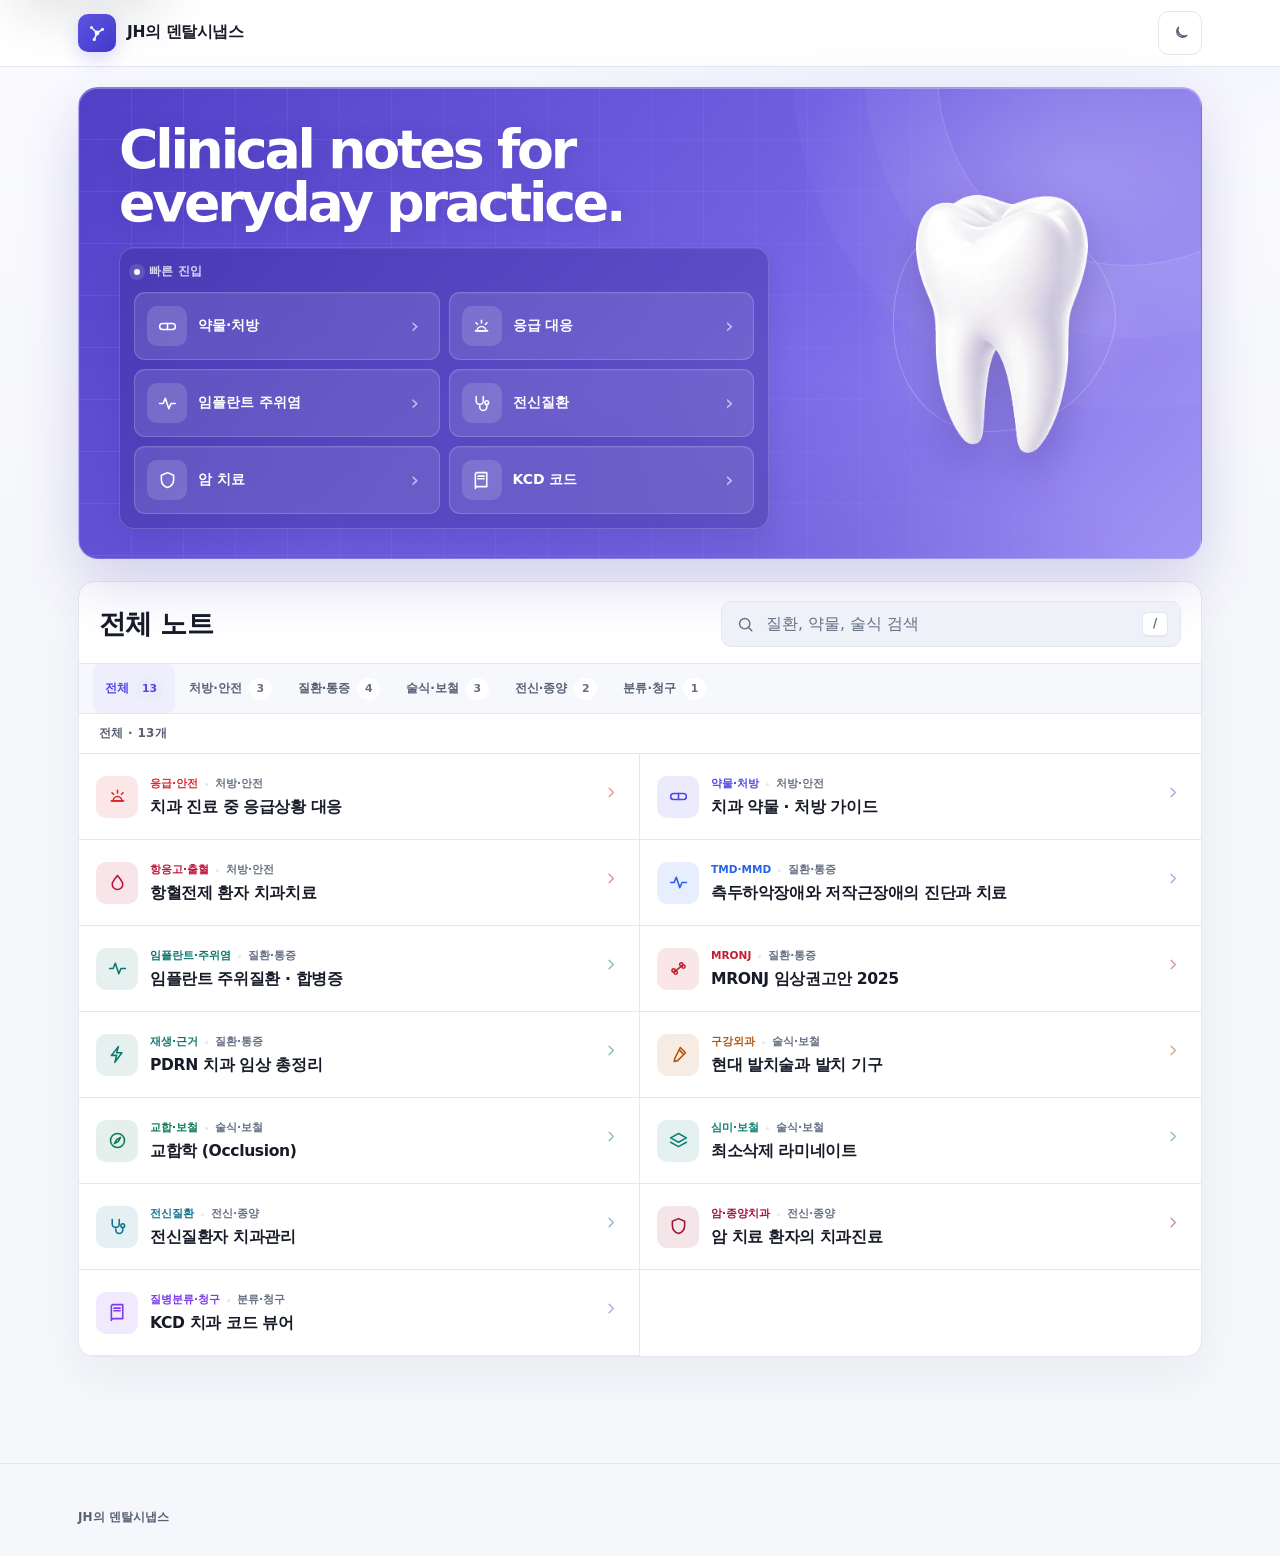
<file: index.html>
<!DOCTYPE html>
<html lang="ko" data-theme="auto">
<head>
<meta charset="UTF-8" />
<meta name="viewport" content="width=device-width, initial-scale=1.0" />
<title>JH의 덴탈시냅스</title>
<meta name="description" content="JH의 덴탈시냅스 — 치과 임상 노트 모음(처방·질환·술식)" />
<meta name="theme-color" content="#4f46e5" />
<link rel="icon" href="assets/favicon.svg" type="image/svg+xml" />
<link rel="stylesheet" href="assets/theme.css?v=7" />
<link rel="preload" as="image" href="assets/tooth-hero-v2.webp" type="image/webp" />
<style>
  .hub-page{
    --hub-canvas:#fafaff;
    --hero-ink:#fff;
    --hero-muted:rgba(255,255,255,.78);
    --hero-line:rgba(255,255,255,.2);
    --hero-grid:rgba(255,255,255,.07);
    background:
      radial-gradient(780px 360px at 76% -5%,rgba(99,102,241,.11),transparent 72%),
      linear-gradient(180deg,var(--hub-canvas) 0,var(--bg) 560px)}
  .hub-header{background:color-mix(in srgb,var(--surface) 96%,transparent);border-bottom:1px solid var(--line)}
  .hub-header-inner{height:66px;display:flex;align-items:center;gap:16px}
  .hub-brand{display:inline-flex;align-items:center;gap:11px;min-height:48px;color:var(--ink)}
  .hub-brand:hover{text-decoration:none}
  .hub-brand .logo{width:38px;height:38px;border-radius:10px;display:grid;place-items:center;background:linear-gradient(145deg,#6259ef,var(--brand-strong));color:#fff;box-shadow:0 7px 18px rgba(79,70,229,.2)}
  .hub-brand .logo svg{width:22px;height:22px}
  .hub-wordmark{line-height:1.1}
  .hub-wordmark b{font-size:.97rem;letter-spacing:-.025em}
  .hub-header .themebtn{margin-left:auto}

  .hub-main{padding:20px 0 var(--sp-8)}
  .hub-intro{position:relative;isolation:isolate;display:grid;grid-template-columns:minmax(0,1.14fr) minmax(230px,.56fr);grid-template-rows:auto 1fr;gap:18px clamp(24px,4vw,46px);overflow:hidden;
    min-height:340px;padding:31px 34px 29px 40px;border:1px solid rgba(255,255,255,.24);border-radius:20px;color:var(--hero-ink);background:
    radial-gradient(430px 300px at 89% 18%,rgba(255,255,255,.22),transparent 66%),
    radial-gradient(620px 400px at 58% 120%,rgba(63,42,176,.34),transparent 70%),
    linear-gradient(132deg,#5140c6 0%,#7462e4 54%,#a294f5 100%);
    box-shadow:0 1px 0 rgba(255,255,255,.3) inset,0 24px 58px rgba(68,51,170,.2)}
  .hub-intro::before{content:"";position:absolute;inset:0;z-index:-2;background:
    linear-gradient(90deg,var(--hero-grid) 1px,transparent 1px),
    linear-gradient(0deg,var(--hero-grid) 1px,transparent 1px);
    background-size:52px 52px;mask-image:linear-gradient(90deg,#000 0%,rgba(0,0,0,.55) 66%,transparent)}
  .hub-intro::after{content:"";position:absolute;z-index:-1;width:380px;height:380px;right:-118px;top:-204px;border:1px solid rgba(255,255,255,.2);border-radius:50%;box-shadow:0 0 0 72px rgba(255,255,255,.035),0 0 0 144px rgba(255,255,255,.025)}
  .intro-copy{position:relative;z-index:1;align-self:end;min-width:0;padding-top:5px}
  .hub-intro h1{margin:0;color:var(--hero-ink);font-size:clamp(2.35rem,4.2vw,3.55rem);line-height:.98;letter-spacing:-.06em;text-shadow:0 2px 22px rgba(38,26,120,.18)}

  .quick-panel{position:relative;z-index:2;align-self:start;max-width:650px;padding:14px;border:1px solid rgba(255,255,255,.18);border-radius:15px;background:rgba(40,27,128,.3);box-shadow:0 12px 28px rgba(39,27,119,.13),inset 0 1px 0 rgba(255,255,255,.08);backdrop-filter:blur(8px)}
  .quick-head{display:flex;align-items:center;gap:9px;margin-bottom:10px;color:var(--hero-muted)}
  .quick-head::before{content:"";width:6px;height:6px;border-radius:50%;background:#fff;box-shadow:0 0 0 5px rgba(255,255,255,.12)}
  .quick-head b{font-size:var(--text-xs);letter-spacing:.025em}
  .quick-grid{display:grid;grid-template-columns:1fr 1fr;gap:9px}
  .quick-link{--quick:var(--brand);position:relative;display:grid;grid-template-columns:40px minmax(0,1fr) 16px;align-items:center;gap:11px;min-height:68px;padding:11px 12px;border:1px solid rgba(255,255,255,.18);border-radius:11px;color:#fff;background:rgba(255,255,255,.105);box-shadow:inset 0 1px 0 rgba(255,255,255,.06);
    transition:background-color var(--dur),border-color var(--dur),transform var(--dur) var(--ease),box-shadow var(--dur)}
  .quick-link::after{content:"›";color:#fff;font-size:1.35rem;line-height:1;opacity:.62;transition:transform var(--dur),opacity var(--dur)}
  .quick-link:hover{background:rgba(255,255,255,.18);border-color:rgba(255,255,255,.4);transform:translateY(-2px);box-shadow:0 8px 18px rgba(38,26,117,.16);text-decoration:none}
  .quick-link:focus-visible{outline:3px solid #fff;outline-offset:2px}
  .quick-link:hover::after{transform:translateX(2px);opacity:1}
  .quick-link .ic{width:40px;height:40px;border-radius:10px;background:rgba(255,255,255,.14);color:#fff}
  .quick-link .ic svg{width:21px;height:21px}
  .quick-link span:nth-child(2){min-width:0}
  .quick-link b{font-size:var(--text-sm);line-height:1.25}

  .dental-visual{position:relative;grid-column:2;grid-row:1/3;align-self:stretch;display:grid;place-items:center;min-width:0;min-height:270px}
  .dental-visual::before{content:"";position:absolute;width:min(100%,272px);aspect-ratio:1;border-radius:50%;background:radial-gradient(circle,rgba(255,255,255,.2),rgba(255,255,255,.055) 52%,transparent 72%)}
  .dental-visual::after{content:"";position:absolute;width:min(82%,220px);aspect-ratio:1;border:1px solid rgba(255,255,255,.24);border-radius:47% 53% 56% 44%/44% 43% 57% 56%;transform:rotate(15deg)}
  .tooth-art{position:relative;z-index:1;width:auto;height:258px;max-width:76%;object-fit:contain;filter:drop-shadow(0 20px 20px rgba(40,27,120,.3))}

  .library{padding:22px 0 0}
  .library-shell{overflow:hidden;border:1px solid var(--line);border-radius:16px;background:var(--surface);box-shadow:0 18px 46px rgba(25,30,60,.055)}
  .library-tools{display:flex;align-items:center;justify-content:space-between;gap:24px;padding:19px 20px 16px;border-bottom:1px solid var(--line)}
  .library-title h2{margin:0;font-size:clamp(1.35rem,2.5vw,1.7rem)}
  .hub-search{position:relative;display:flex;align-items:center;width:min(100%,460px)}
  .hub-search>svg{position:absolute;left:15px;width:19px;height:19px;color:var(--ink-3);pointer-events:none}
  .hub-search input{width:100%;height:46px;border:1px solid var(--line);border-radius:10px;background:var(--surface-2);color:var(--ink);padding:0 54px 0 44px;outline:none;transition:border-color var(--dur),box-shadow var(--dur),background-color var(--dur)}
  .hub-search input::placeholder{color:var(--ink-3)}
  .hub-search input:focus{border-color:var(--brand);background:var(--surface);box-shadow:0 0 0 4px color-mix(in srgb,var(--brand) 15%,transparent)}
  .hub-search kbd{position:absolute;right:13px;display:grid;place-items:center;min-width:26px;height:25px;border:1px solid var(--line);border-bottom-width:2px;border-radius:6px;background:var(--surface);color:var(--ink-2);font:700 .72rem/1 system-ui}

  .library-layout{min-width:0}
  .library-rail{display:flex;gap:2px;overflow-x:auto;padding:0 14px;border-bottom:1px solid var(--line);background:color-mix(in srgb,var(--surface-2) 48%,var(--surface));scrollbar-width:none}
  .library-rail::-webkit-scrollbar{display:none}
  .filter{appearance:none;position:relative;flex:0 0 auto;border:0;background:transparent;color:var(--ink-2);min-height:49px;padding:0 12px;display:flex;align-items:center;gap:7px;white-space:nowrap;cursor:pointer;font-size:var(--text-xs);font-weight:750;transition:color var(--dur),background-color var(--dur)}
  .filter:hover{background:color-mix(in srgb,var(--brand-soft) 42%,transparent);color:var(--ink)}
  .filter[aria-pressed="true"]{border-radius:8px;background:color-mix(in srgb,var(--brand-soft) 72%,transparent);color:var(--brand);font-weight:900}
  .filter span{min-width:23px;text-align:center;padding:2px 6px;border-radius:var(--r-pill);background:var(--surface);color:var(--ink-3);font-size:.68rem;font-variant-numeric:tabular-nums}
  .filter[aria-pressed="true"] span{background:var(--brand-soft);color:var(--brand)}

  .library-results{min-width:0}
  .result-head{min-height:40px;display:flex;align-items:center;gap:12px;margin:0;padding:4px 20px;border-bottom:1px solid var(--line)}
  .result-head p{margin:0;color:var(--ink-2);font-size:var(--text-xs);font-weight:800;letter-spacing:.025em}
  .reset-btn{appearance:none;margin-left:auto;border:0;background:transparent;color:var(--brand);min-height:36px;padding:0 4px;cursor:pointer;font-size:var(--text-xs);font-weight:850}
  .reset-btn:hover{text-decoration:underline}
  .note-list{display:grid;grid-template-columns:repeat(2,minmax(0,1fr));min-width:0}
  .note-card{--note-accent:var(--brand);position:relative;display:grid;grid-template-columns:42px minmax(0,1fr) 20px;gap:12px;align-items:center;min-height:86px;padding:13px 17px;border:0;border-bottom:1px solid var(--line);background:var(--surface);color:var(--ink);overflow:hidden;transition:background-color var(--dur),color var(--dur)}
  .note-card[hidden],.empty-state[hidden],.reset-btn[hidden]{display:none}
  .note-card:nth-child(odd){border-right:1px solid var(--line)}
  .note-card:hover{background:color-mix(in srgb,var(--note-accent) 5%,var(--surface));text-decoration:none}
  .note-card>.ic{width:42px;height:42px;border-radius:10px;background:color-mix(in srgb,var(--note-accent) 11%,var(--surface));color:var(--note-accent);transition:transform var(--dur) var(--ease)}
  .note-card:hover>.ic{transform:scale(1.05)}
  .note-card>.ic svg{width:21px;height:21px}
  .note-copy{min-width:0}
  .note-meta{display:flex;align-items:center;gap:7px;min-height:18px;color:var(--ink-3);font-size:.66rem;font-weight:750}
  .note-meta .tagline{color:var(--note-accent)}
  .note-meta .dot{width:3px;height:3px;border-radius:50%;background:var(--line)}
  .note-card h3{margin:4px 0 0;font-size:var(--text-base);line-height:1.36}
  .note-arrow{align-self:center;color:var(--note-accent);opacity:.5;transition:transform var(--dur),opacity var(--dur)}
  .note-arrow svg{width:17px;height:17px}
  .note-card:hover .note-arrow{opacity:1;transform:translateX(3px)}
  .empty-state{margin:18px;border:1px dashed var(--line);border-radius:11px;background:var(--surface-2);padding:38px 24px;text-align:center;color:var(--ink-2)}
  .empty-state .ic{width:44px;height:44px;margin:0 auto 10px;border-radius:10px;background:var(--surface);color:var(--ink-3)}
  .empty-state p{margin:0 0 12px}
  .empty-state button{appearance:none;border:1px solid var(--line);border-radius:8px;background:var(--surface);color:var(--ink);min-height:44px;padding:0 14px;cursor:pointer;font-size:var(--text-sm);font-weight:800}

  .hub-footer{margin-top:42px;padding-bottom:28px;border-top:1px solid var(--line);color:var(--ink-3);font-size:var(--text-xs)}
  .hub-footer-inner{display:flex;align-items:center;gap:14px;padding-top:20px}
  .hub-footer b{color:var(--ink-2)}

  :root[data-theme="dark"] .hub-page{--hub-canvas:#10131d}
  :root[data-theme="dark"] .note-meta .tagline{color:color-mix(in srgb,var(--note-accent) 42%,var(--ink))}
  @media (prefers-color-scheme:dark){
    :root[data-theme="auto"] .hub-page{--hub-canvas:#10131d}
    :root[data-theme="auto"] .note-meta .tagline{color:color-mix(in srgb,var(--note-accent) 42%,var(--ink))}
  }

  @media (prefers-reduced-motion:no-preference){
    .note-card{opacity:0;animation:noteIn .35s var(--ease) forwards;animation-delay:var(--delay,0ms)}
    .tooth-art{animation:toothFloat 6s ease-in-out infinite alternate}
    @keyframes noteIn{from{opacity:0;transform:translateY(7px)}to{opacity:1;transform:none}}
    @keyframes toothFloat{to{transform:translateY(-4px)}}
  }
  @media (max-width:760px){
    .hub-main{padding-top:13px}
    .hub-intro{grid-template-columns:minmax(0,1fr) 150px;grid-template-rows:auto auto;min-height:0;gap:14px 8px;padding:22px 18px 18px 24px}
    .intro-copy{grid-column:1;grid-row:1;align-self:center}
    .hub-intro h1{font-size:clamp(1.72rem,6vw,2.3rem);line-height:1.04;letter-spacing:-.045em;text-wrap:balance}
    .dental-visual{grid-column:2;grid-row:1;min-height:132px}
    .dental-visual::before{width:158px}.dental-visual::after{width:126px}
    .tooth-art{height:166px;max-width:78%}
    .quick-panel{grid-column:1/-1;grid-row:2}
    .library-tools{align-items:stretch;flex-direction:column;gap:13px;padding:17px 16px 15px}
    .hub-search{width:100%}
  }
  @media (max-width:680px){
    .hub-header-inner{height:62px}
    .hub-brand .logo{width:36px;height:36px}.hub-brand .logo svg{width:21px;height:21px}
    .library{padding-top:16px}.library-shell{border-radius:13px}
    .library-rail{display:grid;grid-template-columns:repeat(3,minmax(0,1fr));gap:5px;overflow:visible;padding:7px}
    .filter{justify-content:center;min-width:0;min-height:44px;padding-inline:5px;border-radius:8px}
    .note-list{grid-template-columns:1fr}
    .note-card:nth-child(odd){border-right:0}
    .hub-footer{margin-top:34px}
  }
  @media (max-width:420px){
    .hub-main>.wrap{padding-inline:12px}
    .hub-intro{grid-template-columns:minmax(0,1fr) 100px;padding:19px 13px 13px 17px;border-radius:14px}
    .hub-intro::after{width:250px;height:250px;right:-112px;top:-154px}
    .hub-intro h1{font-size:clamp(1.55rem,6.8vw,1.82rem);white-space:normal}
    .dental-visual{min-height:104px}.dental-visual::before{width:110px}.dental-visual::after{width:88px}.tooth-art{height:124px;max-width:82%}
    .quick-panel{padding:10px;border-radius:12px}
    .quick-grid{gap:7px}
    .quick-link{grid-template-columns:34px minmax(0,1fr) 12px;gap:8px;min-height:60px;padding:9px 8px;border-radius:9px}
    .quick-link .ic{width:34px;height:34px;border-radius:8px}.quick-link .ic svg{width:18px;height:18px}
    .quick-link b{font-size:.78rem}
    .library-tools{padding-inline:14px}
    .result-head{padding-inline:14px}.note-card{grid-template-columns:40px minmax(0,1fr) 18px;gap:10px;padding:12px 13px}
    .note-card>.ic{width:40px;height:40px}.note-card h3{font-size:.92rem}
  }
</style>
</head>
<body class="hub-page">

<header class="hub-header">
  <div class="wrap hub-header-inner">
    <a class="hub-brand" href="index.html" aria-label="JH의 덴탈시냅스 홈">
      <span class="logo"><svg aria-hidden="true"><use href="assets/icons.svg#i-logo"/></svg></span>
      <span class="hub-wordmark"><b>JH의 덴탈시냅스</b></span>
    </a>
    <button class="themebtn" id="theme" type="button" aria-label="다크 모드로 전환"><svg aria-hidden="true"><use href="assets/icons.svg#i-moon"/></svg></button>
  </div>
</header>

<main class="hub-main" id="main-content">
  <div class="wrap">
    <section class="hub-intro" aria-labelledby="hub-title">
      <div class="intro-copy">
        <h1 id="hub-title">Clinical notes for everyday practice.</h1>
      </div>
      <aside class="quick-panel" aria-label="진료 중 빠른 진입">
        <div class="quick-head"><b>빠른 진입</b></div>
        <div class="quick-grid">
          <a class="quick-link" href="drug-guide.html" style="--quick:#4f46e5"><span class="ic"><svg aria-hidden="true"><use href="assets/icons.svg#i-pill"/></svg></span><span><b>약물·처방</b></span></a>
          <a class="quick-link" href="emergency.html" style="--quick:#dc2626"><span class="ic"><svg aria-hidden="true"><use href="assets/icons.svg#i-siren"/></svg></span><span><b>응급 대응</b></span></a>
          <a class="quick-link" href="peri-implant.html" style="--quick:#0f766e"><span class="ic"><svg aria-hidden="true"><use href="assets/icons.svg#i-activity"/></svg></span><span><b>임플란트 주위염</b></span></a>
          <a class="quick-link" href="systemic.html" style="--quick:#0e7490"><span class="ic"><svg aria-hidden="true"><use href="assets/icons.svg#i-stethoscope"/></svg></span><span><b>전신질환</b></span></a>
          <a class="quick-link" href="cancer-care.html" style="--quick:#9f1239"><span class="ic"><svg aria-hidden="true"><use href="assets/icons.svg#i-shield"/></svg></span><span><b>암 치료</b></span></a>
          <a class="quick-link" href="kcd.html" style="--quick:#7c3aed"><span class="ic"><svg aria-hidden="true"><use href="assets/icons.svg#i-book"/></svg></span><span><b>KCD 코드</b></span></a>
        </div>
      </aside>
      <div class="dental-visual" aria-hidden="true">
        <img class="tooth-art" src="assets/tooth-hero-v2.webp" width="427" height="640" alt="" fetchpriority="high" decoding="async" />
      </div>
    </section>

    <section class="library" aria-labelledby="library-title">
      <div class="library-shell">
        <div class="library-tools">
          <div class="library-title">
            <h2 id="library-title">전체 노트</h2>
          </div>
          <label class="hub-search">
            <span class="sr-only">임상 노트 검색</span>
            <svg aria-hidden="true"><use href="assets/icons.svg#i-search"/></svg>
            <input id="q" type="search" placeholder="질환, 약물, 술식 검색" autocomplete="off" aria-label="임상 노트 검색" />
            <kbd aria-hidden="true">/</kbd>
          </label>
        </div>

        <div class="library-layout">
          <aside class="library-rail" aria-label="노트 분야 필터">
            <button class="filter" type="button" data-filter="all" aria-pressed="true">전체 <span>13</span></button>
            <button class="filter" type="button" data-filter="medication" aria-pressed="false">처방·안전 <span>3</span></button>
            <button class="filter" type="button" data-filter="disorders" aria-pressed="false">질환·통증 <span>4</span></button>
            <button class="filter" type="button" data-filter="procedures" aria-pressed="false">술식·보철 <span>3</span></button>
            <button class="filter" type="button" data-filter="systemic" aria-pressed="false">전신·종양 <span>2</span></button>
            <button class="filter" type="button" data-filter="codes" aria-pressed="false">분류·청구 <span>1</span></button>
          </aside>

          <div class="library-results">
            <div class="result-head">
              <p id="count" aria-live="polite">전체 · 13개</p>
              <button class="reset-btn" id="reset" type="button" hidden>검색·필터 초기화</button>
            </div>
            <div class="note-list" id="note-grid"></div>
            <div class="empty-state" id="empty" hidden>
              <span class="ic"><svg aria-hidden="true"><use href="assets/icons.svg#i-search"/></svg></span>
              <p>일치하는 임상 노트가 없습니다.</p>
              <button type="button" id="empty-reset">전체 노트 보기</button>
            </div>
          </div>
        </div>
      </div>
    </section>
  </div>
</main>

<footer class="hub-footer">
  <div class="wrap hub-footer-inner"><b>JH의 덴탈시냅스</b></div>
</footer>

<script>
const notes = [
  {title:'치과 진료 중 응급상황 대응',href:'emergency.html',icon:'i-siren',accent:'#dc2626',tag:'응급·안전',category:'medication',categoryLabel:'처방·안전',desc:'실신·저혈압/쇼크·아나필락시스·흉통·천식·저혈당·경련·기도폐쇄의 첫 대응과 응급약물.',keywords:'응급 emergency 실신 저혈압 hypotension 쇼크 아나필락시스 epinephrine 흉통 천식 저혈당 경련 기도폐쇄 cpr bls aed 119'},
  {title:'치과 약물 · 처방 가이드',href:'drug-guide.html',icon:'i-pill',accent:'#4f46e5',tag:'약물·처방',category:'medication',categoryLabel:'처방·안전',desc:'술식·상황별 처방 프로토콜, 알레르기 대체, 소아 하루 투여 횟수와 20kg 계산 예시, 응급·구강내과 복약지도.',keywords:'약물 처방 항생제 진통제 마취 알러지 소아 용량 하루 복용횟수 20kg 체중 예시 응급 구강내과 신경병성 tapering'},
  {title:'항혈전제 환자 치과치료',href:'antithrombotic.html',icon:'i-droplet',accent:'#be123c',tag:'항응고·출혈',category:'medication',categoryLabel:'처방·안전',desc:'항혈소판제·Warfarin·DOAC·혈전용해제 환자의 시술 위험 분류, 약물 조정, 국소 지혈과 상호작용.',keywords:'항혈전제 항응고제 항혈소판제 warfarin 와파린 inr doac apixaban dabigatran rivaroxaban aspirin clopidogrel 발치 출혈 지혈 txa'},
  {title:'측두하악장애와 저작근장애의 진단과 치료',href:'tmd-mmd.html',icon:'i-activity',accent:'#2563eb',tag:'TMD·MMD',category:'disorders',categoryLabel:'질환·통증',desc:'TMD·MMD 진단과 감별, 자가관리·약물·교합장치·운동·수기치료·물리치료·주사와 관절 술식.',keywords:'측두하악장애 tmd tmj 저작근장애 mmd masticatory muscle disorder myalgia 근막통증 교근 개구장애 스플린트 물리치료 운동 수기치료 tens laser 관절천자'},
  {title:'임플란트 주위질환 · 합병증',href:'peri-implant.html',icon:'i-activity',accent:'#0f766e',tag:'임플란트·주위염',category:'disorders',categoryLabel:'질환·통증',desc:'건강·점막염·주위염의 진단, 6점 탐침·기준 방사선, 위험요인, 단계별 치료, 기계적 합병증과 SPIC 유지관리.',keywords:'임플란트 주위염 peri-implantitis peri implant mucositis 점막염 bop probing depth 골소실 bone loss spic 유지관리 implant complication 시멘트 나사 동요'},
  {title:'MRONJ 임상권고안 2025',href:'mronj.html',icon:'i-bone',accent:'#c01f2f',tag:'MRONJ',category:'disorders',categoryLabel:'질환·통증',desc:'약물관련 악골괴사의 약물별 정리, 진단·위험요인·예방·휴약·병기·보존/수술·재발과 의사결정.',keywords:'mronj 악골괴사 비스포스포네이트 데노수맙 졸레드로네이트 발치 임플란트 휴약 병기 테리파라타이드 골흡수억제제'},
  {title:'PDRN 치과 임상 총정리',href:'pdrn.html',icon:'i-bolt',accent:'#0f766e',tag:'재생·근거',category:'disorders',categoryLabel:'질환·통증',desc:'PDRN·PN의 기전과 국내 치과 활용, TMD·임플란트·치주·발치·MRONJ 사용 자료를 근거 유형별로 정리.',keywords:'pdrn pn polynucleotide 재생주사 tmd tmj 프롤로테라피 prolotherapy 임플란트 골이식 치주 재생 발치 mronj a2a salvage pathway 허가외'},
  {title:'현대 발치술과 발치 기구',href:'extraction.html',icon:'i-tool',accent:'#b45309',tag:'구강외과',category:'procedures',categoryLabel:'술식·보철',desc:'기본 elevator·forceps부터 powered periotome, 축방향 견인기, Physics Forceps, piezosurgery와 잔존치근 관리.',keywords:'발치 extraction 발치기구 elevator forceps root pick periotome luxator powered benex Easy X-Trac Physics Forceps piezosurgery magnetic mallet 치근분할 잔존치근 매복치 coronectomy'},
  {title:'교합학 (Occlusion)',href:'occlusion.html',icon:'i-compass',accent:'#0f7a52',tag:'교합·보철',category:'procedures',categoryLabel:'술식·보철',desc:'CR/MIP·하악운동·교합 양식·결정인자·교합기·임플란트 교합·TMD·스플린트·교합조정과 진단 도구.',keywords:'교합 occlusion gnathology 중심위 cr mip 교합양식 견치유도 posselt bennett 과두유도 교합기 안면궁 임플란트교합 ipo vdo 스플린트 교합조정'},
  {title:'최소삭제 라미네이트',href:'veneer.html',icon:'i-layers',accent:'#0e8174',tag:'심미·보철',category:'procedures',categoryLabel:'술식·보철',desc:'무삭제·최소삭제 베니어의 적응증, 삭제, 재료, 제작, 접착 경로, 브랜드와 장기 근거.',keywords:'라미네이트 veneer 베니어 무삭제 최소삭제 no-prep emax 리튬디실리케이트 지르코니아 picn zls 접착 bonding hf silane mdp 레진시멘트'},
  {title:'전신질환자 치과관리',href:'systemic.html',icon:'i-stethoscope',accent:'#0e7490',tag:'전신질환',category:'systemic',categoryLabel:'전신·종양',desc:'심혈관·당뇨·신장·간·임신·내분비·항암·면역억제 환자의 출혈·감염·스트레스·약물 위험과 협진 기준.',keywords:'전신질환 고혈압 심혈관 epinephrine 당뇨 hba1c 신장 투석 간경변 임신 pregnancy 갑상선 부신 스테로이드 항암 방사선 면역억제 협진 활력징후'},
  {title:'암 치료 환자의 치과진료',href:'cancer-care.html',icon:'i-shield',accent:'#9f1239',tag:'암·종양치과',category:'systemic',categoryLabel:'전신·종양',desc:'암 수술·항암·두경부 방사선 전·중·후 발치·임플란트 시기, CBC 판단, ORN·MRONJ 위험과 협진 기준.',keywords:'암 암수술 항암 화학요법 표적치료 면역항암 두경부방사선 발치 임플란트 cbc anc 혈소판 orn mronj 조혈모세포이식 car-t gvhd 협진'},
  {title:'KCD 치과 코드 뷰어',href:'kcd.html',icon:'i-book',accent:'#7c3aed',tag:'질병분류·청구',category:'codes',categoryLabel:'분류·청구',desc:'치과 관련 KCD 코드를 장별 계층 구조로 검색하고, 코드를 복사하거나 포함·제외 교차참조로 이동합니다.',keywords:'kcd 질병분류 질병코드 상병 청구 진단 icd k00 k02 우식 k04 치수염 k05 치주염 k07 부정교합 tmj 외상 임플란트 합병증 코드 검색 복사'}
];

const grid=document.getElementById('note-grid');
const query=document.getElementById('q');
const count=document.getElementById('count');
const empty=document.getElementById('empty');
const reset=document.getElementById('reset');
const filters=[...document.querySelectorAll('.filter')];
let activeFilter='all';

function card(note,index){
  const anchor=document.createElement('a');
  anchor.className='note-card';
  anchor.href=note.href;
  anchor.dataset.category=note.category;
  anchor.dataset.text=(note.title+' '+note.desc+' '+note.tag+' '+note.categoryLabel+' '+note.keywords).toLowerCase();
  anchor.style.setProperty('--note-accent',note.accent);
  anchor.style.setProperty('--delay',(Math.min(index,8)*38)+'ms');
  anchor.innerHTML=`<span class="ic"><svg aria-hidden="true"><use href="assets/icons.svg#${note.icon}"/></svg></span>
    <span class="note-copy"><span class="note-meta"><span class="tagline">${note.tag}</span><span class="dot"></span><span>${note.categoryLabel}</span></span><h3>${note.title}</h3></span>
    <span class="note-arrow" aria-hidden="true"><svg><use href="assets/icons.svg#i-arrow-right"/></svg></span>`;
  return anchor;
}

notes.forEach((note,index)=>grid.appendChild(card(note,index)));

function applyFilters(){
  const term=query.value.trim().toLowerCase();
  let shown=0;
  grid.querySelectorAll('.note-card').forEach(card=>{
    const categoryHit=activeFilter==='all'||card.dataset.category===activeFilter;
    const searchHit=!term||card.dataset.text.includes(term);
    card.hidden=!(categoryHit&&searchHit);
    if(!card.hidden) shown++;
  });
  const activeButton=filters.find(button=>button.dataset.filter===activeFilter);
  const label=activeButton?activeButton.childNodes[0].textContent.trim():'전체';
  count.textContent=`${label} · ${shown}개`;
  empty.hidden=shown!==0;
  reset.hidden=activeFilter==='all'&&!term;
}

filters.forEach(button=>button.addEventListener('click',()=>{
  activeFilter=button.dataset.filter;
  filters.forEach(item=>item.setAttribute('aria-pressed',String(item===button)));
  applyFilters();
}));
query.addEventListener('input',applyFilters);

function clearAll(){
  activeFilter='all';
  query.value='';
  filters.forEach(item=>item.setAttribute('aria-pressed',String(item.dataset.filter==='all')));
  applyFilters();
  query.focus();
}
reset.addEventListener('click',clearAll);
document.getElementById('empty-reset').addEventListener('click',clearAll);
document.addEventListener('keydown',event=>{
  const tag=((document.activeElement&&document.activeElement.tagName)||'').toLowerCase();
  if(event.key==='/'&&tag!=='input'&&tag!=='textarea'){
    event.preventDefault();query.focus();
  }else if(event.key==='Escape'&&document.activeElement===query){
    clearAll();query.blur();
  }
});
</script>
<script src="assets/theme.js?v=5"></script>
</body>
</html>
</file>
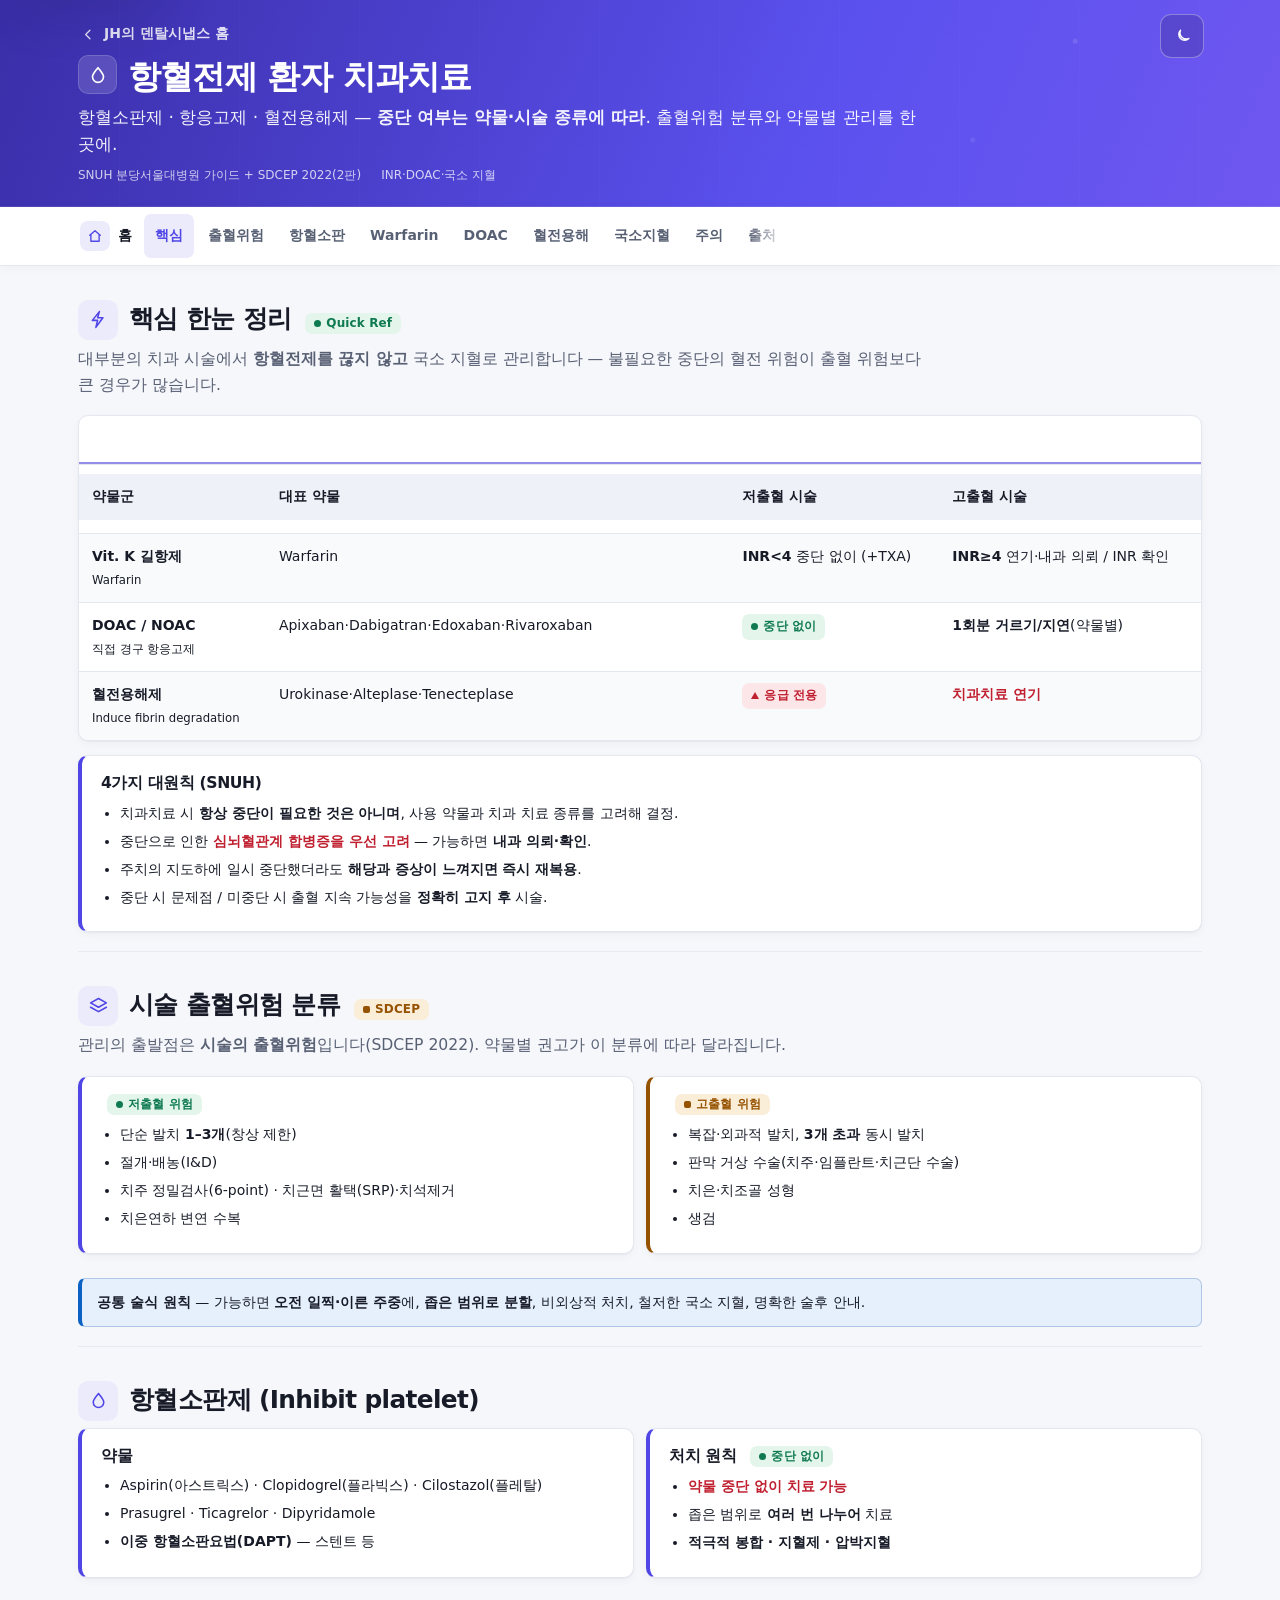
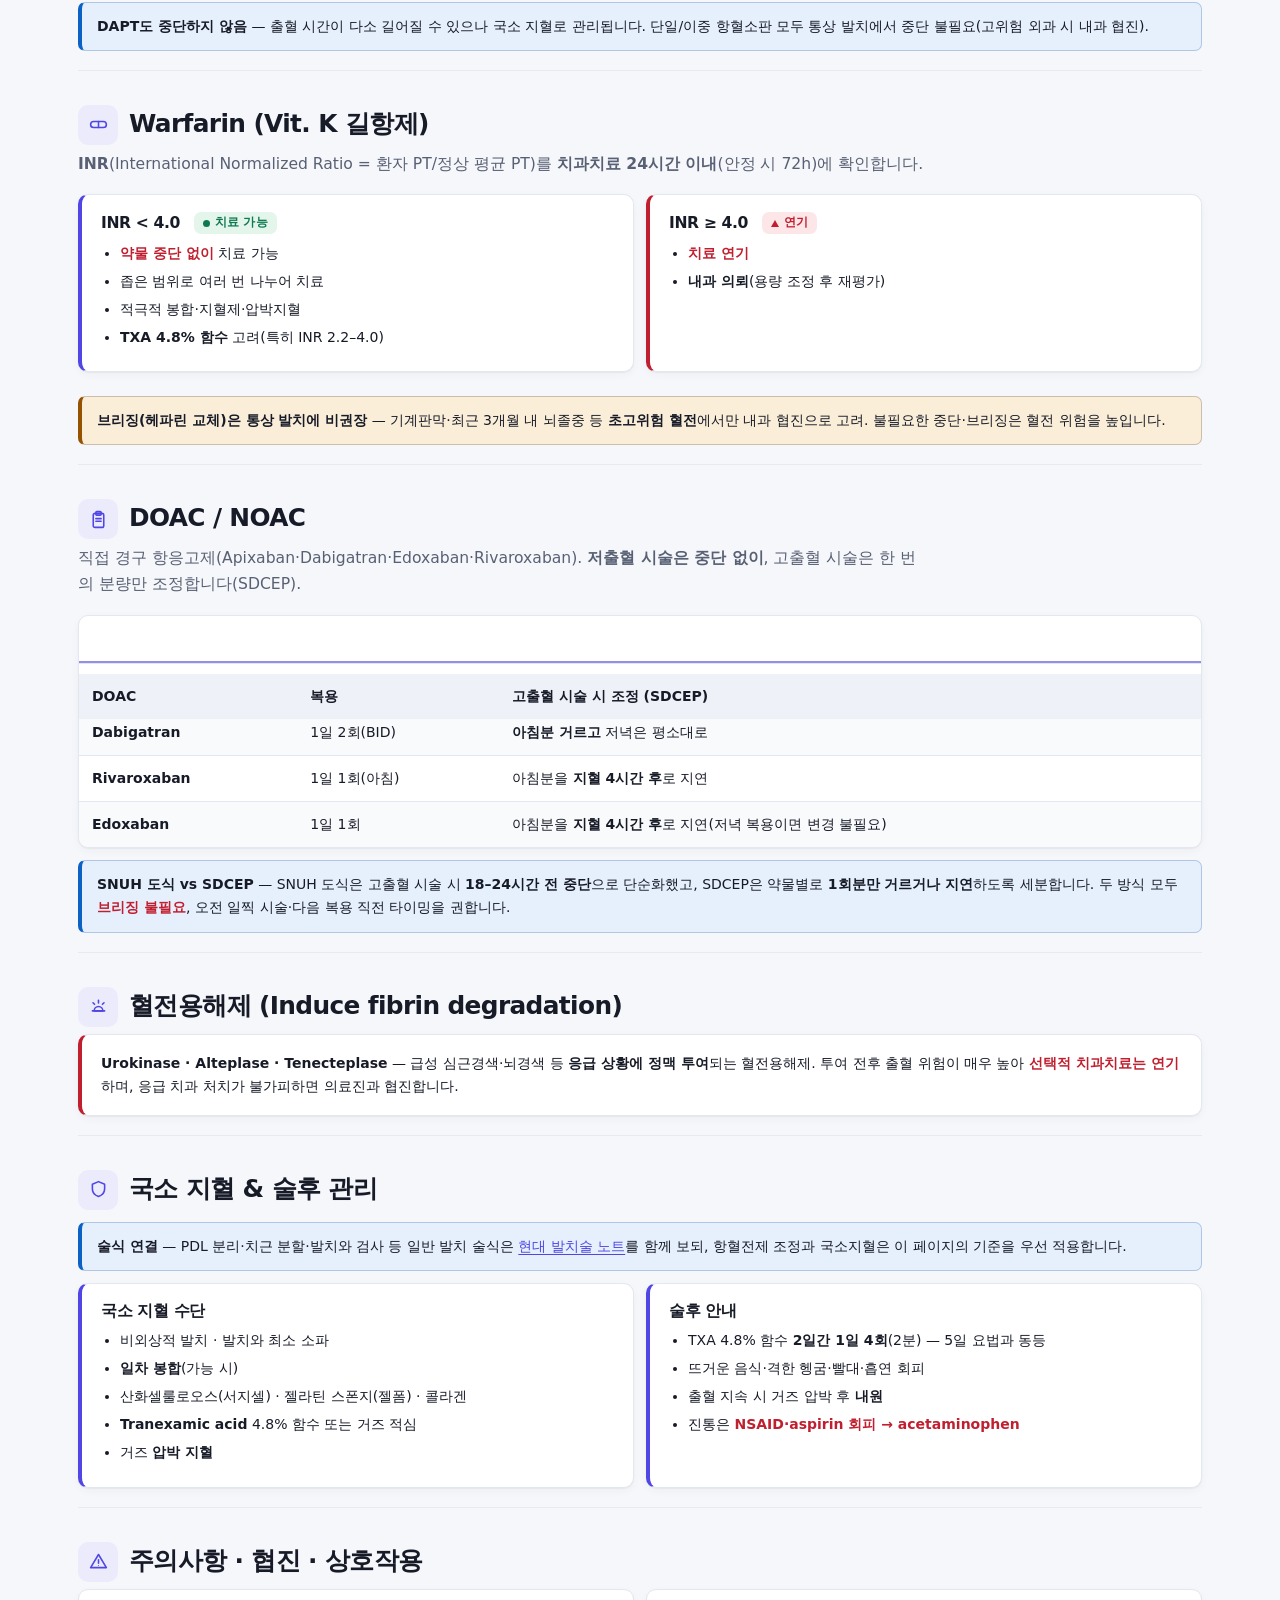
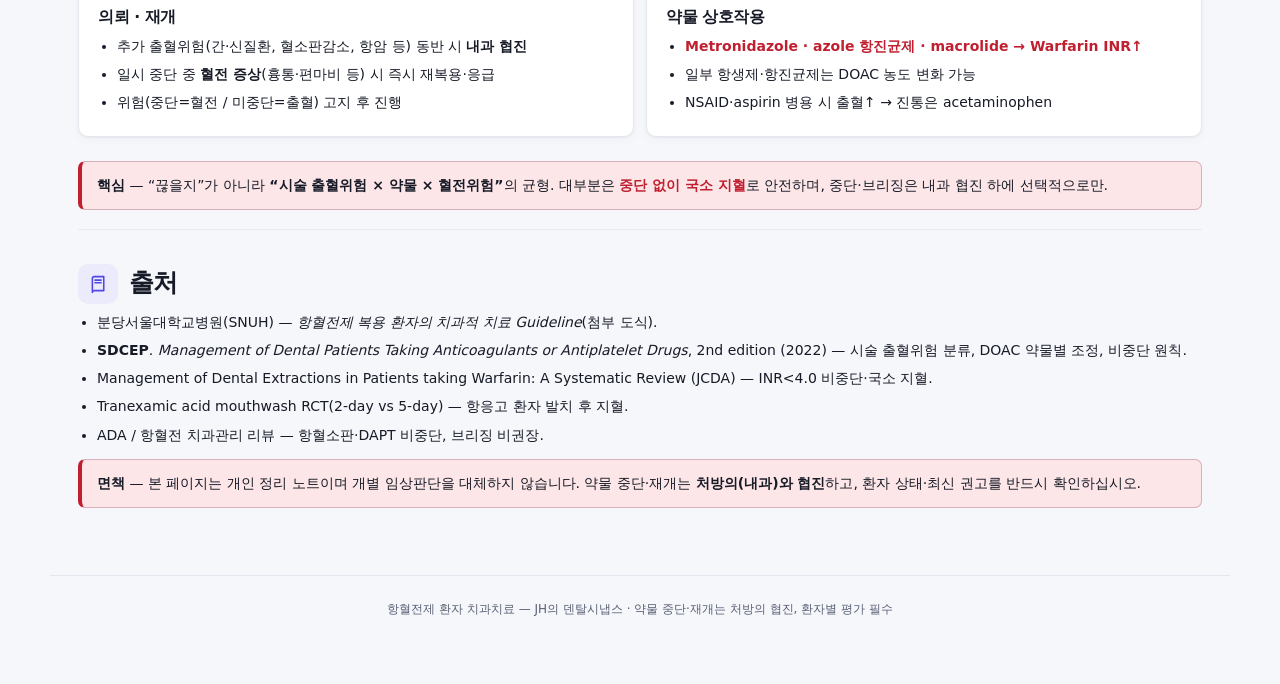
<file: antithrombotic.html>
<!DOCTYPE html>
<html lang="ko" data-theme="auto">
<head>
<meta charset="UTF-8" />
<meta name="viewport" content="width=device-width, initial-scale=1.0" />
<title>항혈전제 환자 치과치료 — JH의 덴탈시냅스</title>
<meta name="description" content="항혈전제(항혈소판제·항응고제·혈전용해제) 복용 환자의 치과 치료 — 출혈위험 분류, Warfarin INR, DOAC 약물별 조정, 국소 지혈, 주의사항" />
<meta name="theme-color" content="#4f46e5" />
<link rel="icon" href="assets/favicon.svg" type="image/svg+xml" />
<link rel="stylesheet" href="assets/theme.css?v=7" />
<style>
  h2 .badge,h3 .badge{margin-left:6px} td b{font-weight:700}
  ol.flowlist{margin:6px 0 0;padding-left:20px;font-size:var(--text-sm)} ol.flowlist li{margin:5px 0}
</style>
</head>
<body>

<header class="hero">
  <button class="themebtn hero-toggle" id="theme" aria-label="다크 모드로 전환"><svg aria-hidden="true"><use href="assets/icons.svg#i-moon"/></svg></button>
  <div class="wrap">
    <a class="crumb" href="index.html"><svg aria-hidden="true"><use href="assets/icons.svg#i-arrow-left"/></svg> JH의 덴탈시냅스 홈</a>
    <h1><span class="logo"><svg aria-hidden="true"><use href="assets/icons.svg#i-droplet"/></svg></span>항혈전제 환자 치과치료</h1>
    <p class="sub">항혈소판제 · 항응고제 · 혈전용해제 — <b>중단 여부는 약물·시술 종류에 따라</b>. 출혈위험 분류와 약물별 관리를 한곳에.</p>
    <div class="meta-row">
      <span>SNUH 분당서울대병원 가이드 + SDCEP 2022(2판)</span>
      <span>INR·DOAC·국소 지혈</span>
    </div>
  </div>
</header>

<div class="topbar">
  <div class="wrap topbar-inner">
    <a class="brand" href="index.html"><span class="logo"><svg aria-hidden="true"><use href="assets/icons.svg#i-home"/></svg></span>홈</a>
    <nav class="links" aria-label="섹션 바로가기">
      <a href="#quick">핵심</a><a href="#risk">출혈위험</a><a href="#antiplatelet">항혈소판</a><a href="#warfarin">Warfarin</a>
      <a href="#doac">DOAC</a><a href="#thrombolytic">혈전용해</a><a href="#hemostasis">국소지혈</a><a href="#caution">주의</a><a href="#sources">출처</a>
    </nav>
    <div class="spacer"></div>
  </div>
</div>

<main class="wrap">

  <!-- 핵심 -->
  <section id="quick">
    <div class="sec-head"><span class="ic"><svg aria-hidden="true"><use href="assets/icons.svg#i-bolt"/></svg></span><h2>핵심 한눈 정리 <span class="badge rec">Quick Ref</span></h2></div>
    <p class="sec-desc">대부분의 치과 시술에서 <b>항혈전제를 끊지 않고</b> 국소 지혈로 관리합니다 — 불필요한 중단의 혈전 위험이 출혈 위험보다 큰 경우가 많습니다.</p>
    <div class="tablewrap flat"><table class="cards">
      <caption class="sr-only">항혈전제 약물군별 치과 처치 원칙</caption>
      <thead><tr><th scope="col">약물군</th><th scope="col">대표 약물</th><th scope="col">저출혈 시술</th><th scope="col">고출혈 시술</th></tr></thead>
      <tbody>
        <tr><td data-label="약물군"><b>항혈소판제</b><br/><small>Inhibit platelet</small></td><td data-label="대표">Aspirin(아스트릭스)·Clopidogrel(플라빅스)·Cilostazol(플레탈)</td><td data-label="저출혈"><span class="badge rec">중단 없이</span> + 국소지혈</td><td data-label="고출혈">중단 없이 + <b>분할치료·적극 지혈</b></td></tr>
        <tr><td data-label="약물군"><b>Vit. K 길항제</b><br/><small>Warfarin</small></td><td data-label="대표">Warfarin</td><td data-label="저출혈"><b>INR&lt;4</b> 중단 없이 (+TXA)</td><td data-label="고출혈"><b>INR≥4</b> 연기·내과 의뢰 / INR 확인</td></tr>
        <tr><td data-label="약물군"><b>DOAC / NOAC</b><br/><small>직접 경구 항응고제</small></td><td data-label="대표">Apixaban·Dabigatran·Edoxaban·Rivaroxaban</td><td data-label="저출혈"><span class="badge rec">중단 없이</span></td><td data-label="고출혈"><b>1회분 거르기/지연</b>(약물별)</td></tr>
        <tr><td data-label="약물군"><b>혈전용해제</b><br/><small>Induce fibrin degradation</small></td><td data-label="대표">Urokinase·Alteplase·Tenecteplase</td><td data-label="저출혈"><span class="badge dgr">응급 전용</span></td><td data-label="고출혈"><span class="em">치과치료 연기</span></td></tr>
      </tbody>
    </table></div>
    <div class="card bl" style="margin-top:14px"><h3>4가지 대원칙 (SNUH)</h3>
      <ul class="tight">
        <li>치과치료 시 <b>항상 중단이 필요한 것은 아니며</b>, 사용 약물과 치과 치료 종류를 고려해 결정.</li>
        <li>중단으로 인한 <span class="em">심뇌혈관계 합병증을 우선 고려</span> — 가능하면 <b>내과 의뢰·확인</b>.</li>
        <li>주치의 지도하에 일시 중단했더라도 <b>해당과 증상이 느껴지면 즉시 재복용</b>.</li>
        <li>중단 시 문제점 / 미중단 시 출혈 지속 가능성을 <b>정확히 고지 후</b> 시술.</li>
      </ul></div>
  </section>

  <!-- 출혈위험 -->
  <section id="risk">
    <div class="sec-head"><span class="ic"><svg aria-hidden="true"><use href="assets/icons.svg#i-layers"/></svg></span><h2>시술 출혈위험 분류 <span class="badge exp">SDCEP</span></h2></div>
    <p class="sec-desc">관리의 출발점은 <b>시술의 출혈위험</b>입니다(SDCEP 2022). 약물별 권고가 이 분류에 따라 달라집니다.</p>
    <div class="cols">
      <div class="card bl"><h3><span class="badge rec">저출혈 위험</span></h3>
        <ul class="tight">
          <li>단순 발치 <b>1–3개</b>(창상 제한)</li>
          <li>절개·배농(I&amp;D)</li>
          <li>치주 정밀검사(6-point) · 치근면 활택(SRP)·치석제거</li>
          <li>치은연하 변연 수복</li>
        </ul></div>
      <div class="card" style="border-left:4px solid var(--warning)"><h3><span class="badge exp">고출혈 위험</span></h3>
        <ul class="tight">
          <li>복잡·외과적 발치, <b>3개 초과</b> 동시 발치</li>
          <li>판막 거상 수술(치주·임플란트·치근단 수술)</li>
          <li>치은·치조골 성형</li>
          <li>생검</li>
        </ul></div>
    </div>
    <div class="callout"><b>공통 술식 원칙</b> — 가능하면 <b>오전 일찍·이른 주중</b>에, <b>좁은 범위로 분할</b>, 비외상적 처치, 철저한 국소 지혈, 명확한 술후 안내.</div>
  </section>

  <!-- 항혈소판 -->
  <section id="antiplatelet">
    <div class="sec-head"><span class="ic"><svg aria-hidden="true"><use href="assets/icons.svg#i-droplet"/></svg></span><h2>항혈소판제 (Inhibit platelet)</h2></div>
    <div class="cols">
      <div class="card bl"><h3>약물</h3>
        <ul class="tight">
          <li>Aspirin(아스트릭스) · Clopidogrel(플라빅스) · Cilostazol(플레탈)</li>
          <li>Prasugrel · Ticagrelor · Dipyridamole</li>
          <li><b>이중 항혈소판요법(DAPT)</b> — 스텐트 등</li>
        </ul></div>
      <div class="card bl"><h3>처치 원칙 <span class="badge rec">중단 없이</span></h3>
        <ul class="tight">
          <li><span class="em">약물 중단 없이 치료 가능</span></li>
          <li>좁은 범위로 <b>여러 번 나누어</b> 치료</li>
          <li><b>적극적 봉합 · 지혈제 · 압박지혈</b></li>
        </ul></div>
    </div>
    <div class="callout"><b>DAPT도 중단하지 않음</b> — 출혈 시간이 다소 길어질 수 있으나 국소 지혈로 관리됩니다. 단일/이중 항혈소판 모두 통상 발치에서 중단 불필요(고위험 외과 시 내과 협진).</div>
  </section>

  <!-- Warfarin -->
  <section id="warfarin">
    <div class="sec-head"><span class="ic"><svg aria-hidden="true"><use href="assets/icons.svg#i-pill"/></svg></span><h2>Warfarin (Vit. K 길항제)</h2></div>
    <p class="sec-desc"><b>INR</b>(International Normalized Ratio = 환자 PT/정상 평균 PT)를 <b>치과치료 24시간 이내</b>(안정 시 72h)에 확인합니다.</p>
    <div class="cols">
      <div class="card bl"><h3>INR &lt; 4.0 <span class="badge rec">치료 가능</span></h3>
        <ul class="tight">
          <li><span class="em">약물 중단 없이</span> 치료 가능</li>
          <li>좁은 범위로 여러 번 나누어 치료</li>
          <li>적극적 봉합·지혈제·압박지혈</li>
          <li><b>TXA 4.8% 함수</b> 고려(특히 INR 2.2–4.0)</li>
        </ul></div>
      <div class="card" style="border-left:4px solid var(--danger)"><h3>INR ≥ 4.0 <span class="badge dgr">연기</span></h3>
        <ul class="tight">
          <li><span class="em">치료 연기</span></li>
          <li><b>내과 의뢰</b>(용량 조정 후 재평가)</li>
        </ul></div>
    </div>
    <div class="callout warn"><b>브리징(헤파린 교체)은 통상 발치에 비권장</b> — 기계판막·최근 3개월 내 뇌졸중 등 <b>초고위험 혈전</b>에서만 내과 협진으로 고려. 불필요한 중단·브리징은 혈전 위험을 높입니다.</div>
  </section>

  <!-- DOAC -->
  <section id="doac">
    <div class="sec-head"><span class="ic"><svg aria-hidden="true"><use href="assets/icons.svg#i-clipboard"/></svg></span><h2>DOAC / NOAC</h2></div>
    <p class="sec-desc">직접 경구 항응고제(Apixaban·Dabigatran·Edoxaban·Rivaroxaban). <b>저출혈 시술은 중단 없이</b>, 고출혈 시술은 한 번의 분량만 조정합니다(SDCEP).</p>
    <div class="tablewrap flat"><table class="cards">
      <caption class="sr-only">DOAC 약물별 고출혈 시술 시 복용 조정</caption>
      <thead><tr><th scope="col">DOAC</th><th scope="col">복용</th><th scope="col">고출혈 시술 시 조정 (SDCEP)</th></tr></thead>
      <tbody>
        <tr><td data-label="DOAC"><b>Apixaban</b></td><td data-label="복용">1일 2회(BID)</td><td data-label="조정"><b>아침분 거르고</b> 저녁은 평소대로</td></tr>
        <tr><td data-label="DOAC"><b>Dabigatran</b></td><td data-label="복용">1일 2회(BID)</td><td data-label="조정"><b>아침분 거르고</b> 저녁은 평소대로</td></tr>
        <tr><td data-label="DOAC"><b>Rivaroxaban</b></td><td data-label="복용">1일 1회(아침)</td><td data-label="조정">아침분을 <b>지혈 4시간 후</b>로 지연</td></tr>
        <tr><td data-label="DOAC"><b>Edoxaban</b></td><td data-label="복용">1일 1회</td><td data-label="조정">아침분을 <b>지혈 4시간 후</b>로 지연(저녁 복용이면 변경 불필요)</td></tr>
      </tbody>
    </table></div>
    <div class="callout"><b>SNUH 도식 vs SDCEP</b> — SNUH 도식은 고출혈 시술 시 <b>18–24시간 전 중단</b>으로 단순화했고, SDCEP은 약물별로 <b>1회분만 거르거나 지연</b>하도록 세분합니다. 두 방식 모두 <span class="em">브리징 불필요</span>, 오전 일찍 시술·다음 복용 직전 타이밍을 권합니다.</div>
  </section>

  <!-- 혈전용해 -->
  <section id="thrombolytic">
    <div class="sec-head"><span class="ic"><svg aria-hidden="true"><use href="assets/icons.svg#i-siren"/></svg></span><h2>혈전용해제 (Induce fibrin degradation)</h2></div>
    <div class="card" style="border-left:4px solid var(--danger)">
      <p style="margin:0;font-size:var(--text-sm)"><b>Urokinase · Alteplase · Tenecteplase</b> — 급성 심근경색·뇌경색 등 <b>응급 상황에 정맥 투여</b>되는 혈전용해제. 투여 전후 출혈 위험이 매우 높아 <span class="em">선택적 치과치료는 연기</span>하며, 응급 치과 처치가 불가피하면 의료진과 협진합니다.</p>
    </div>
  </section>

  <!-- 국소 지혈 -->
  <section id="hemostasis">
    <div class="sec-head"><span class="ic"><svg aria-hidden="true"><use href="assets/icons.svg#i-shield"/></svg></span><h2>국소 지혈 & 술후 관리</h2></div>
    <div class="callout"><b>술식 연결</b> — PDL 분리·치근 분할·발치와 검사 등 일반 발치 술식은 <a href="extraction.html">현대 발치술 노트</a>를 함께 보되, 항혈전제 조정과 국소지혈은 이 페이지의 기준을 우선 적용합니다.</div>
    <div class="cols">
      <div class="card bl"><h3>국소 지혈 수단</h3>
        <ul class="tight">
          <li>비외상적 발치 · 발치와 최소 소파</li>
          <li><b>일차 봉합</b>(가능 시)</li>
          <li>산화셀룰로오스(서지셀) · 젤라틴 스폰지(젤폼) · 콜라겐</li>
          <li><b>Tranexamic acid</b> 4.8% 함수 또는 거즈 적심</li>
          <li>거즈 <b>압박 지혈</b></li>
        </ul></div>
      <div class="card bl"><h3>술후 안내</h3>
        <ul class="tight">
          <li>TXA 4.8% 함수 <b>2일간 1일 4회</b>(2분) — 5일 요법과 동등</li>
          <li>뜨거운 음식·격한 헹굼·빨대·흡연 회피</li>
          <li>출혈 지속 시 거즈 압박 후 <b>내원</b></li>
          <li>진통은 <span class="em">NSAID·aspirin 회피 → acetaminophen</span></li>
        </ul></div>
    </div>
  </section>

  <!-- 주의 -->
  <section id="caution">
    <div class="sec-head"><span class="ic"><svg aria-hidden="true"><use href="assets/icons.svg#i-alert"/></svg></span><h2>주의사항 · 협진 · 상호작용</h2></div>
    <div class="cols">
      <div class="card"><h3>의뢰 · 재개</h3>
        <ul class="tight">
          <li>추가 출혈위험(간·신질환, 혈소판감소, 항암 등) 동반 시 <b>내과 협진</b></li>
          <li>일시 중단 중 <b>혈전 증상</b>(흉통·편마비 등) 시 즉시 재복용·응급</li>
          <li>위험(중단=혈전 / 미중단=출혈) 고지 후 진행</li>
        </ul></div>
      <div class="card"><h3>약물 상호작용</h3>
        <ul class="tight">
          <li><span class="em">Metronidazole · azole 항진균제 · macrolide → Warfarin INR↑</span></li>
          <li>일부 항생제·항진균제는 DOAC 농도 변화 가능</li>
          <li>NSAID·aspirin 병용 시 출혈↑ → 진통은 acetaminophen</li>
        </ul></div>
    </div>
    <div class="callout danger"><b>핵심</b> — “끊을지”가 아니라 <b>“시술 출혈위험 × 약물 × 혈전위험”</b>의 균형. 대부분은 <span class="em">중단 없이 국소 지혈</span>로 안전하며, 중단·브리징은 내과 협진 하에 선택적으로만.</div>
  </section>

  <!-- 출처 -->
  <section id="sources">
    <div class="sec-head"><span class="ic"><svg aria-hidden="true"><use href="assets/icons.svg#i-book"/></svg></span><h2>출처</h2></div>
    <ul class="tight" style="font-size:var(--text-sm)">
      <li>분당서울대학교병원(SNUH) — <i>항혈전제 복용 환자의 치과적 치료 Guideline</i>(첨부 도식).</li>
      <li><b>SDCEP</b>. <i>Management of Dental Patients Taking Anticoagulants or Antiplatelet Drugs</i>, 2nd edition (2022) — 시술 출혈위험 분류, DOAC 약물별 조정, 비중단 원칙.</li>
      <li>Management of Dental Extractions in Patients taking Warfarin: A Systematic Review (JCDA) — INR&lt;4.0 비중단·국소 지혈.</li>
      <li>Tranexamic acid mouthwash RCT(2-day vs 5-day) — 항응고 환자 발치 후 지혈.</li>
      <li>ADA / 항혈전 치과관리 리뷰 — 항혈소판·DAPT 비중단, 브리징 비권장.</li>
    </ul>
    <div class="callout danger" style="margin-top:12px"><b>면책</b> — 본 페이지는 개인 정리 노트이며 개별 임상판단을 대체하지 않습니다. 약물 중단·재개는 <b>처방의(내과)와 협진</b>하고, 환자 상태·최신 권고를 반드시 확인하십시오.</div>
  </section>

</main>

<button id="toTop" title="맨 위로" aria-label="맨 위로"><svg aria-hidden="true"><use href="assets/icons.svg#i-arrow-up"/></svg></button>

<footer class="wrap">
  항혈전제 환자 치과치료 — JH의 덴탈시냅스 · 약물 중단·재개는 처방의 협진, 환자별 평가 필수
</footer>

<script>
(function(){
  const links=[...document.querySelectorAll('.topbar .links a')];
  const map={}; links.forEach(a=>map[a.getAttribute('href').slice(1)]=a);
  if('IntersectionObserver' in window){
    const ob=new IntersectionObserver((es)=>{ es.forEach(e=>{ if(e.isIntersecting){
      links.forEach(a=>a.classList.remove('active')); const a=map[e.target.id]; if(a) a.classList.add('active'); } }); },
      {rootMargin:'-35% 0px -60% 0px',threshold:0});
    Object.keys(map).forEach(id=>{ const t=document.getElementById(id); if(t) ob.observe(t); });
  }
  const toTop=document.getElementById('toTop');
  if(toTop){ addEventListener('scroll',()=>toTop.classList.toggle('show',scrollY>600),{passive:true});
    toTop.addEventListener('click',()=>scrollTo({top:0,behavior:'smooth'})); }
})();
</script>
<script src="assets/theme.js?v=5"></script>
</body>
</html>
</file>
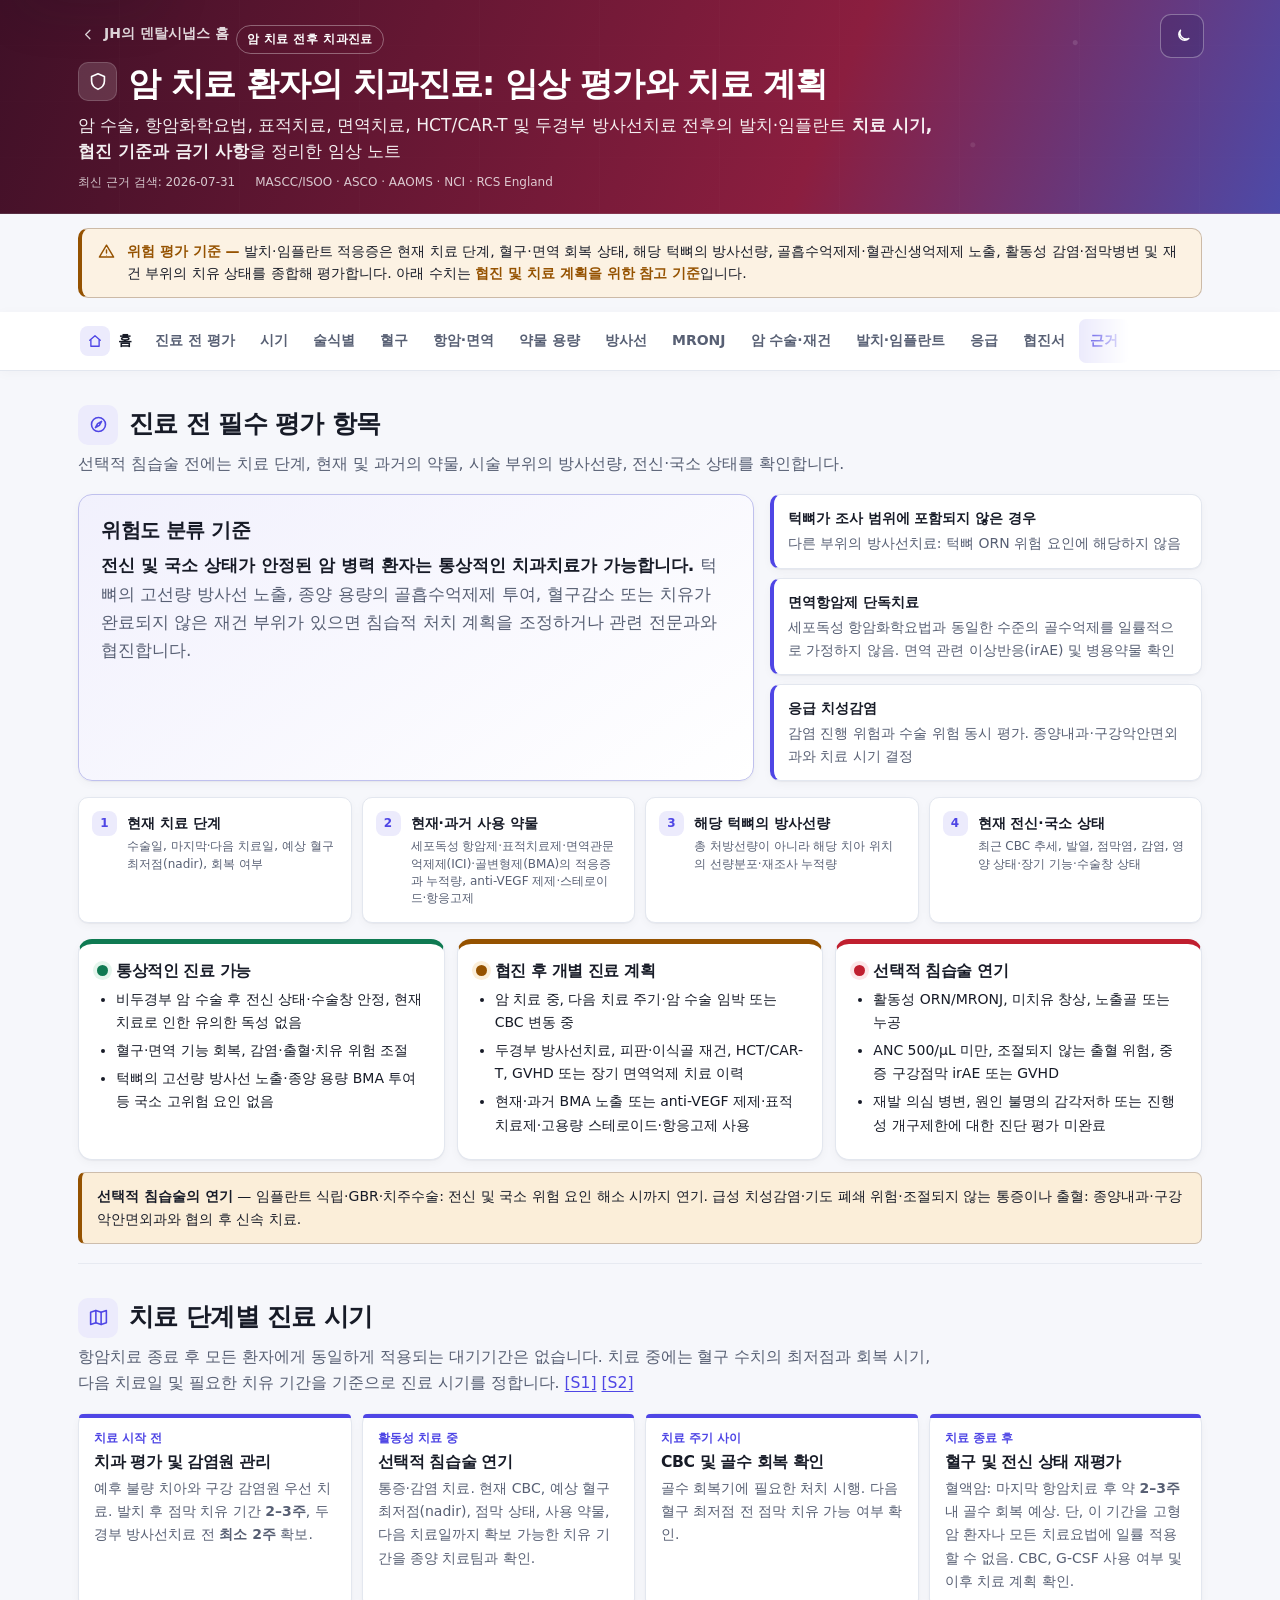
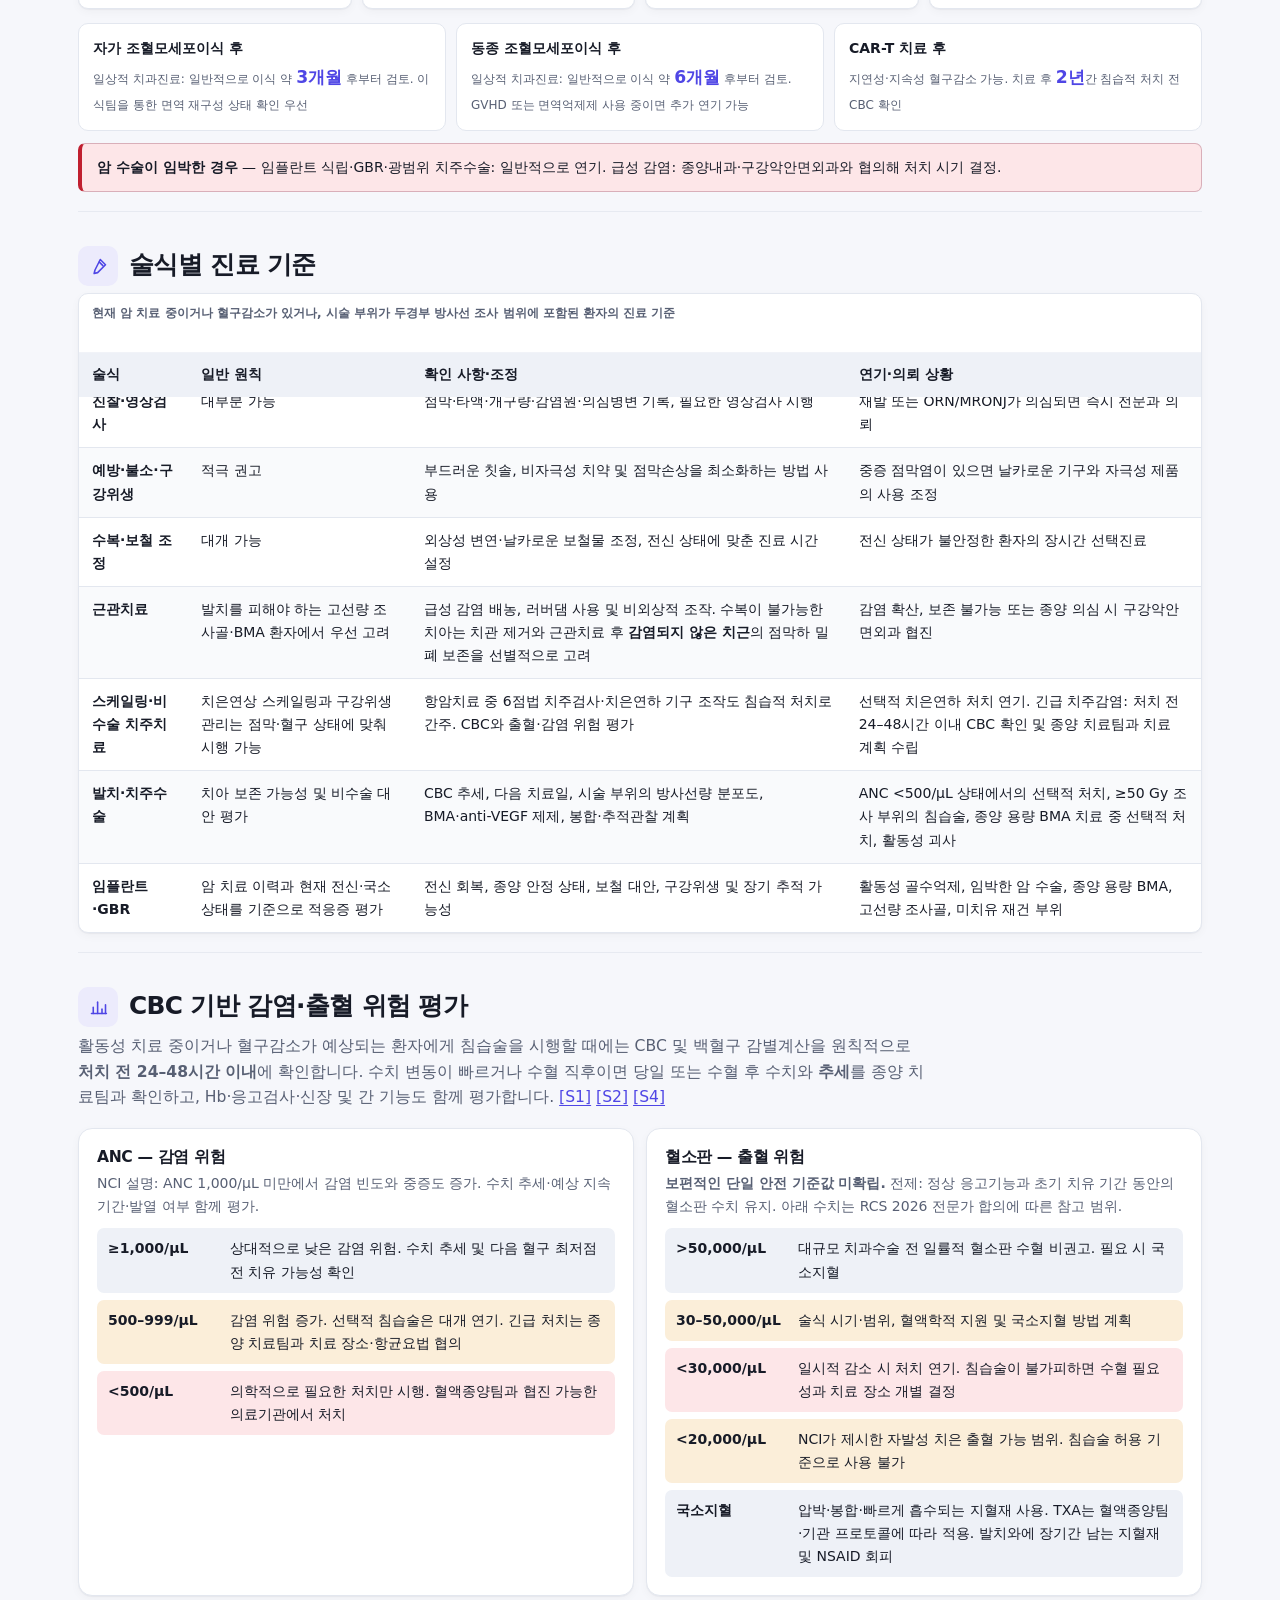
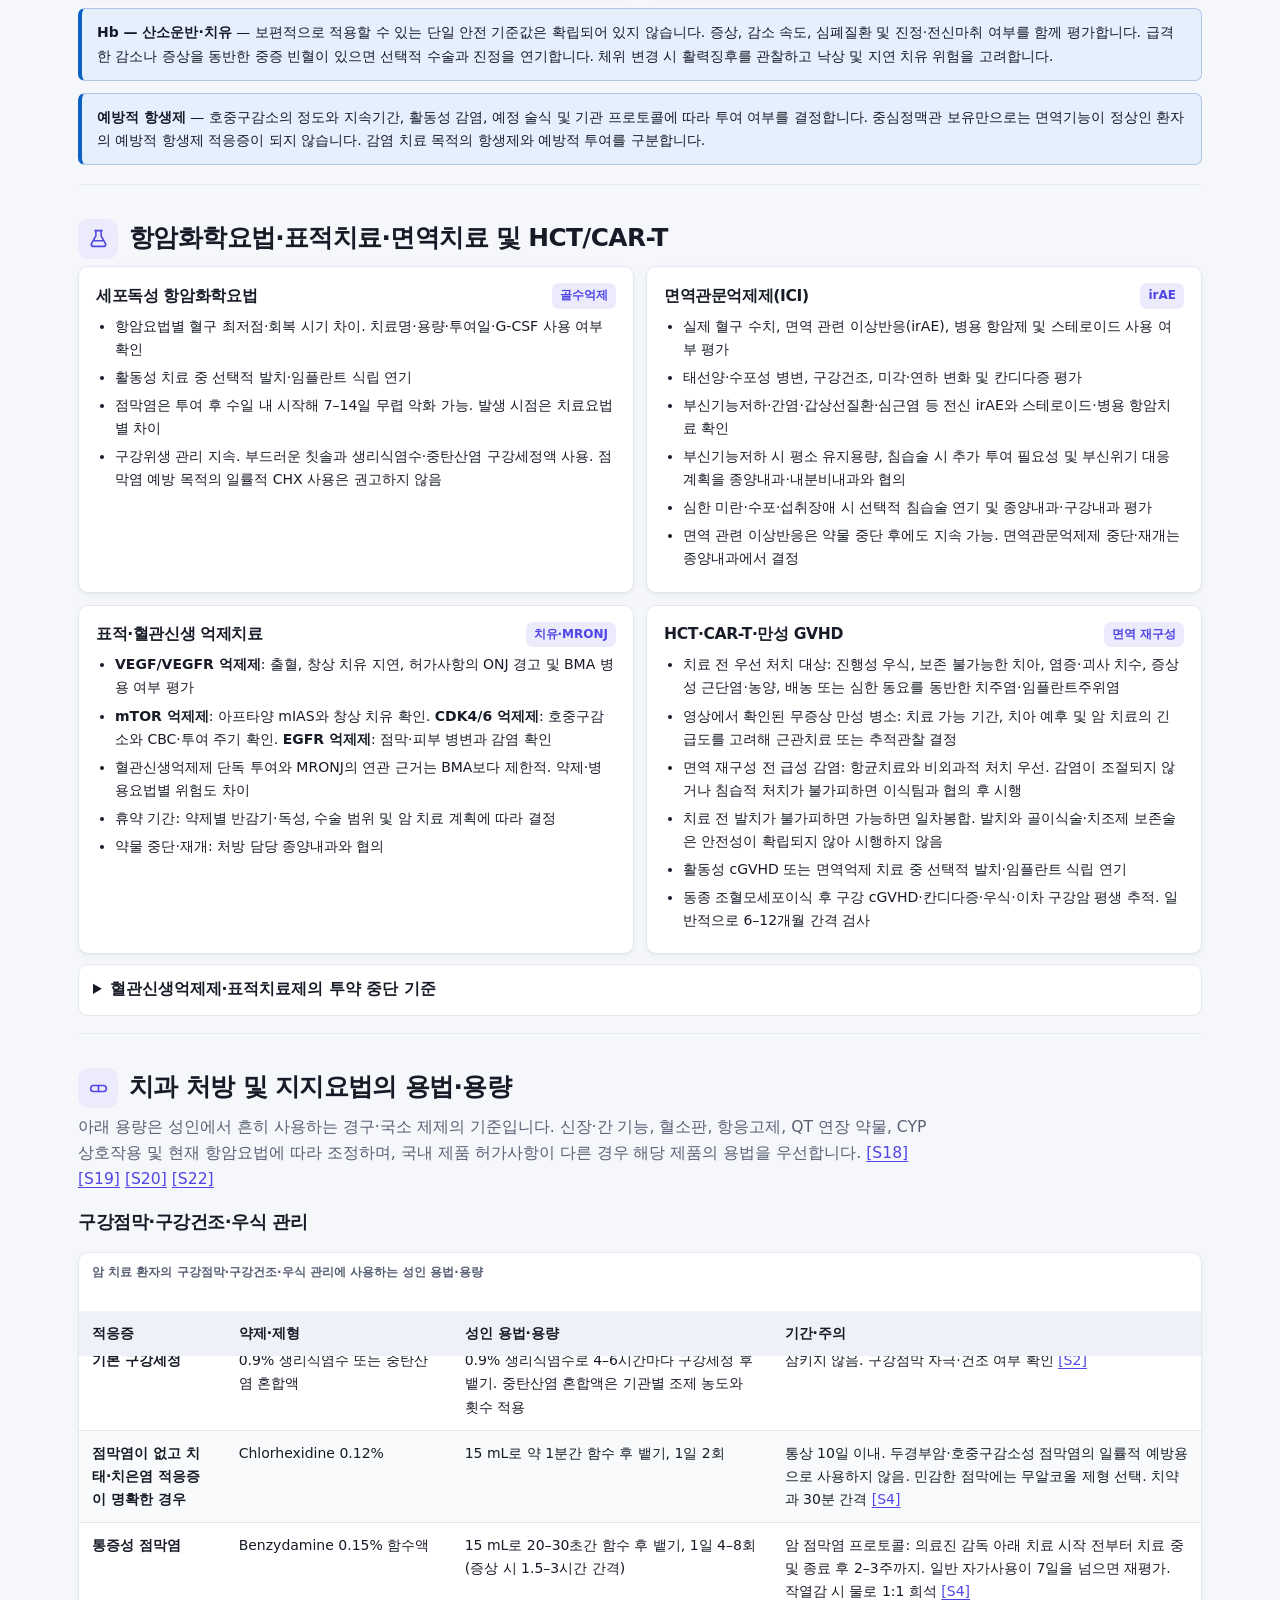
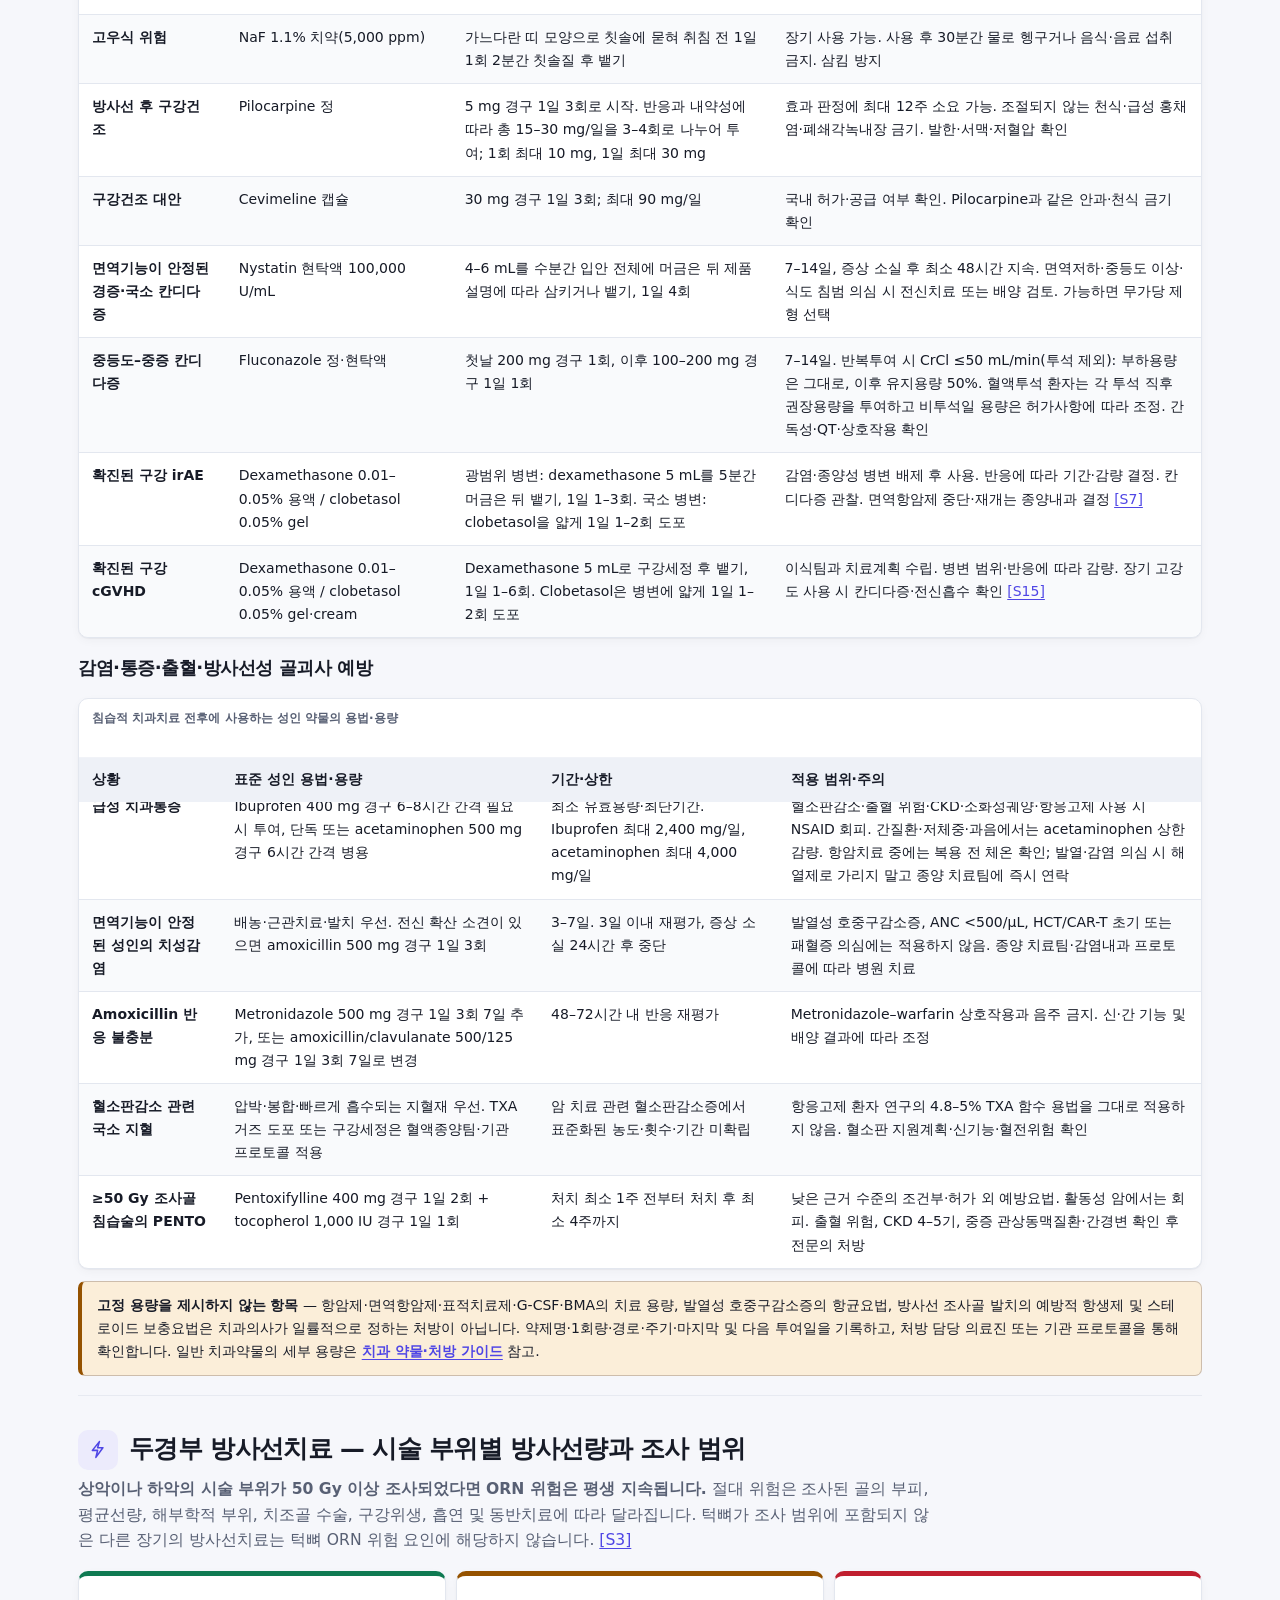
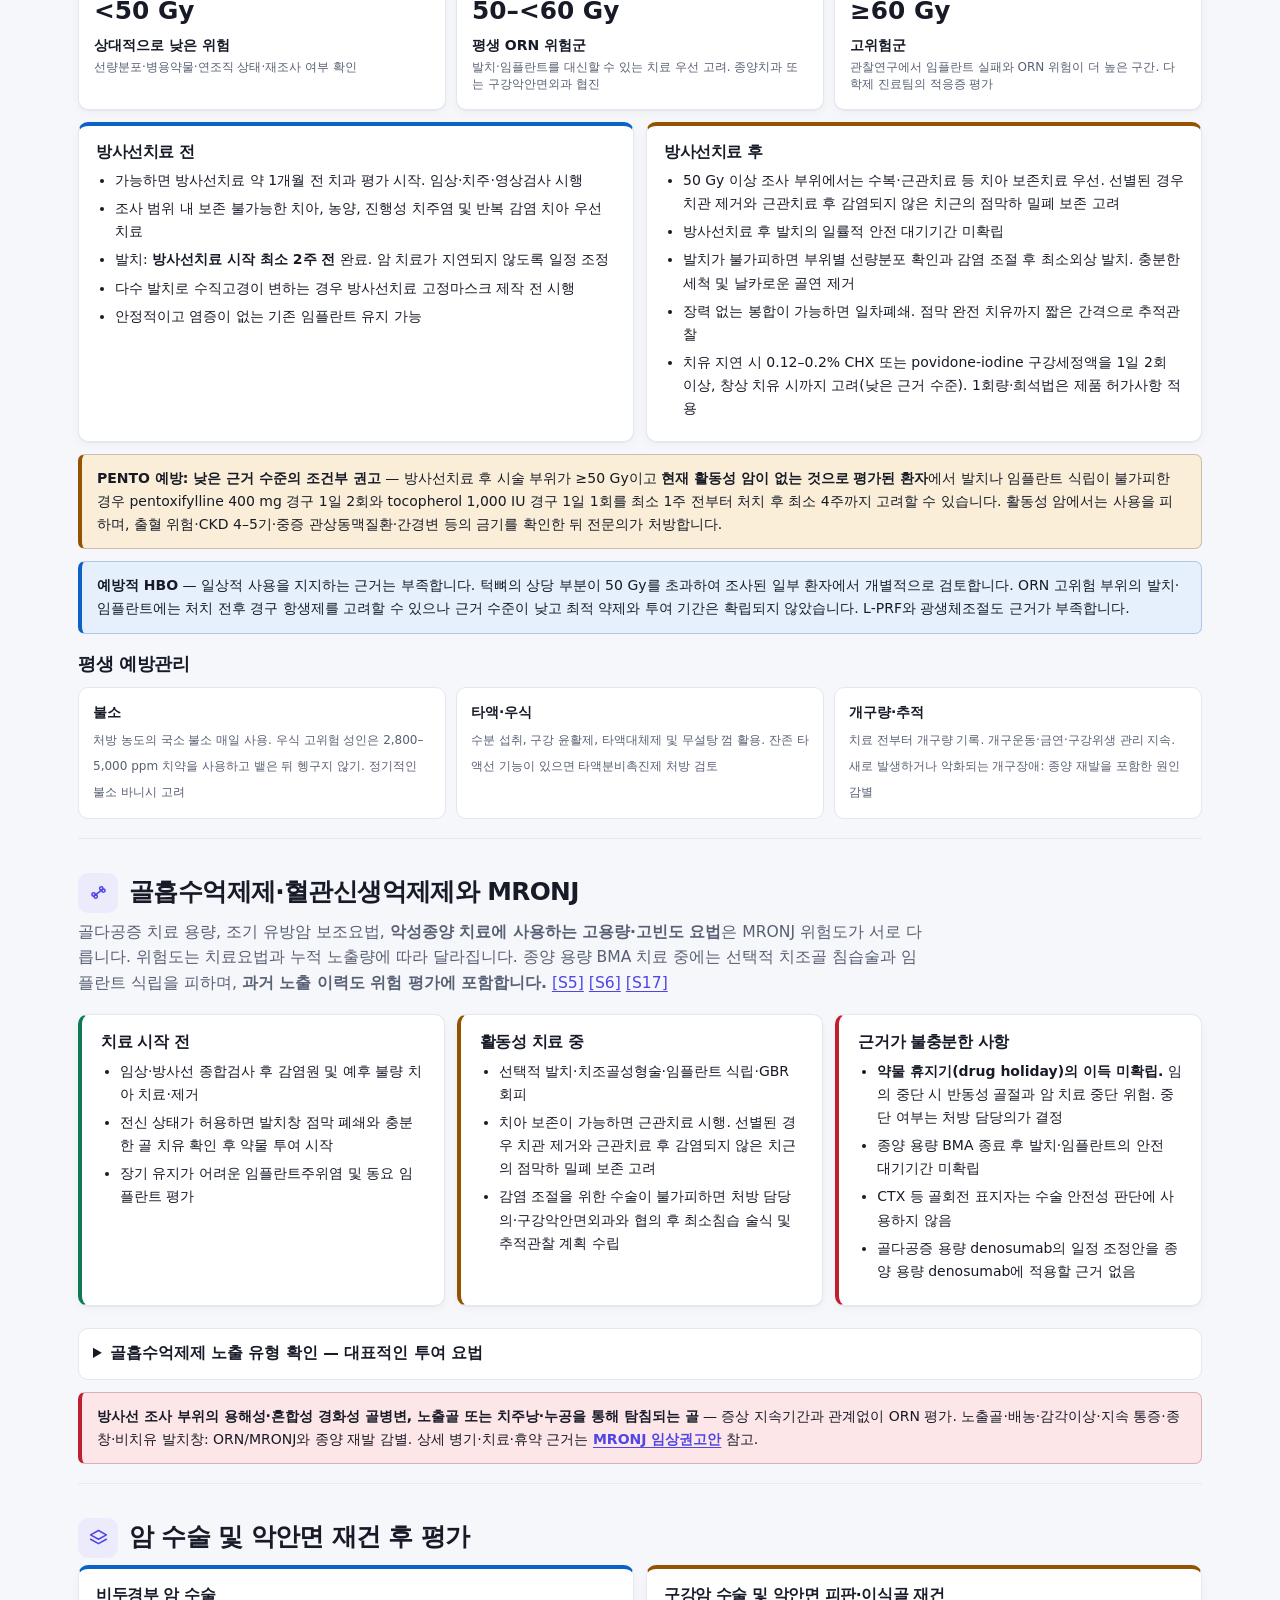
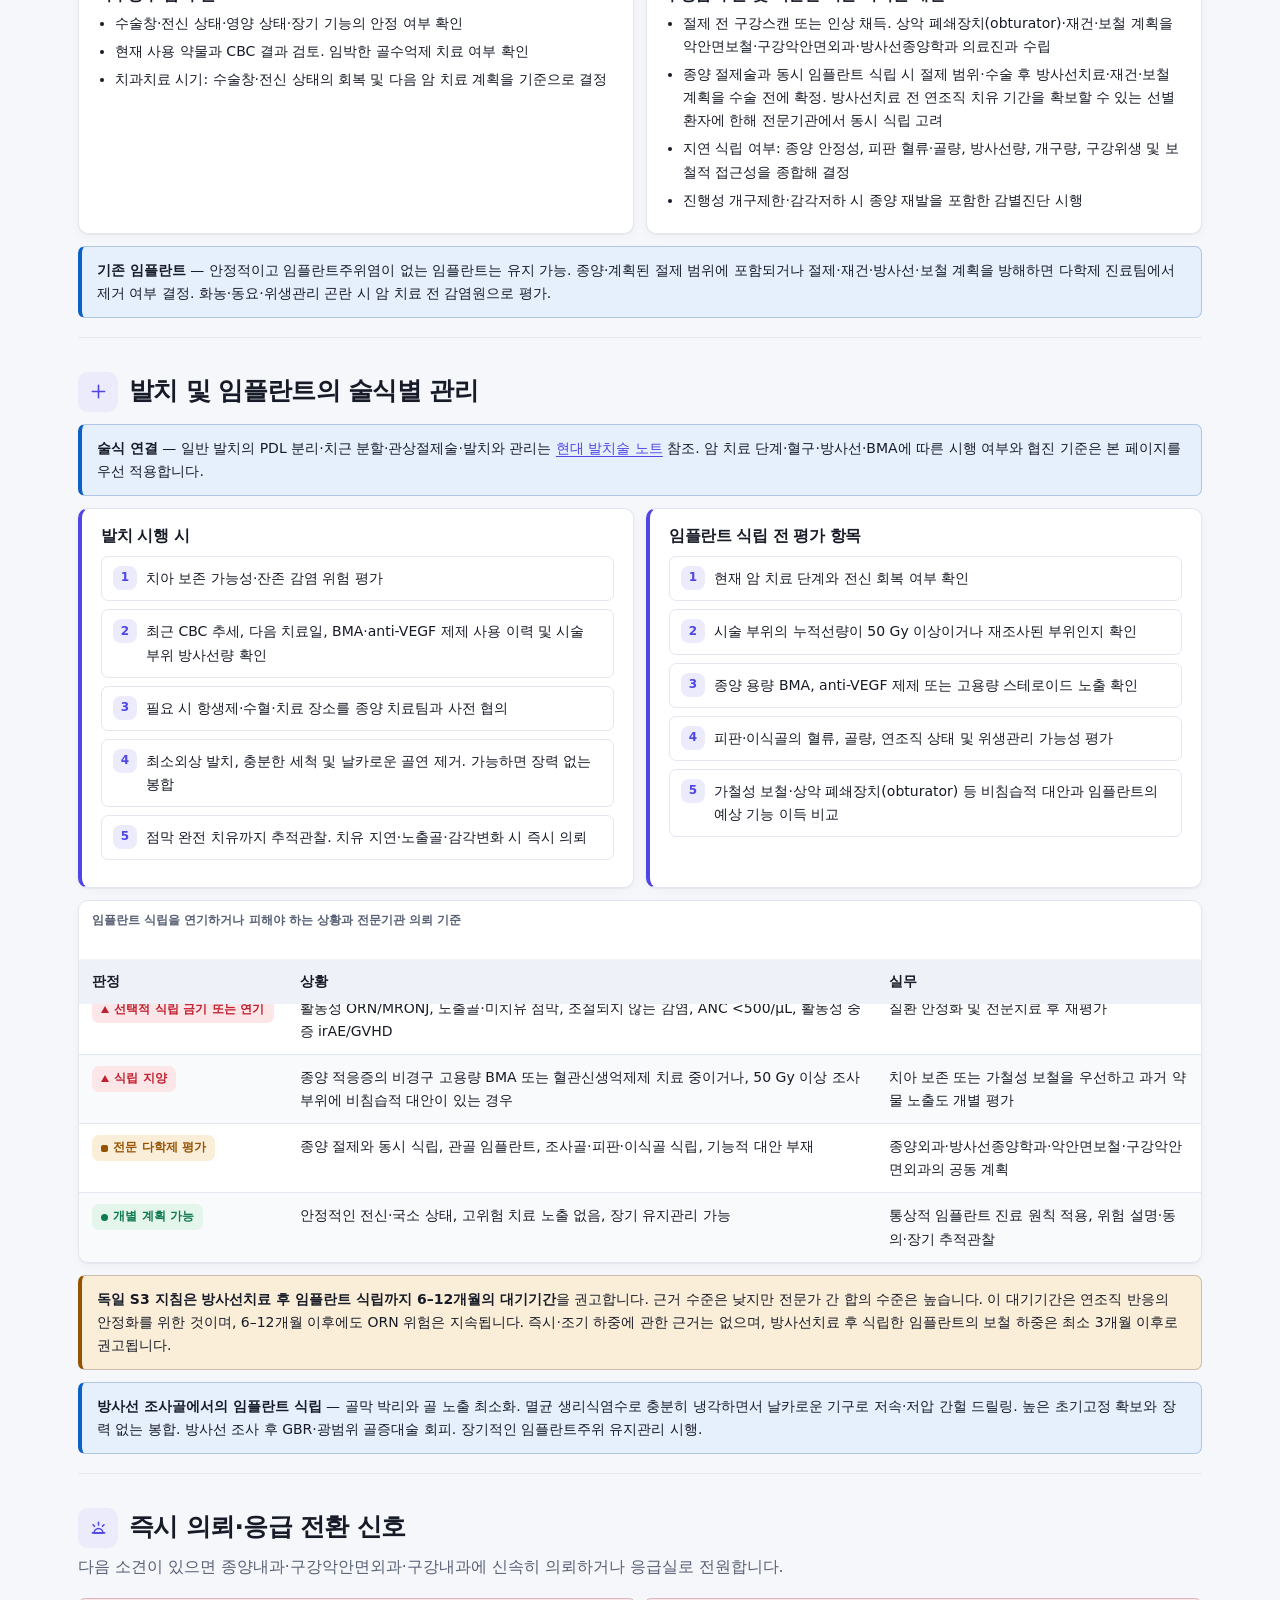
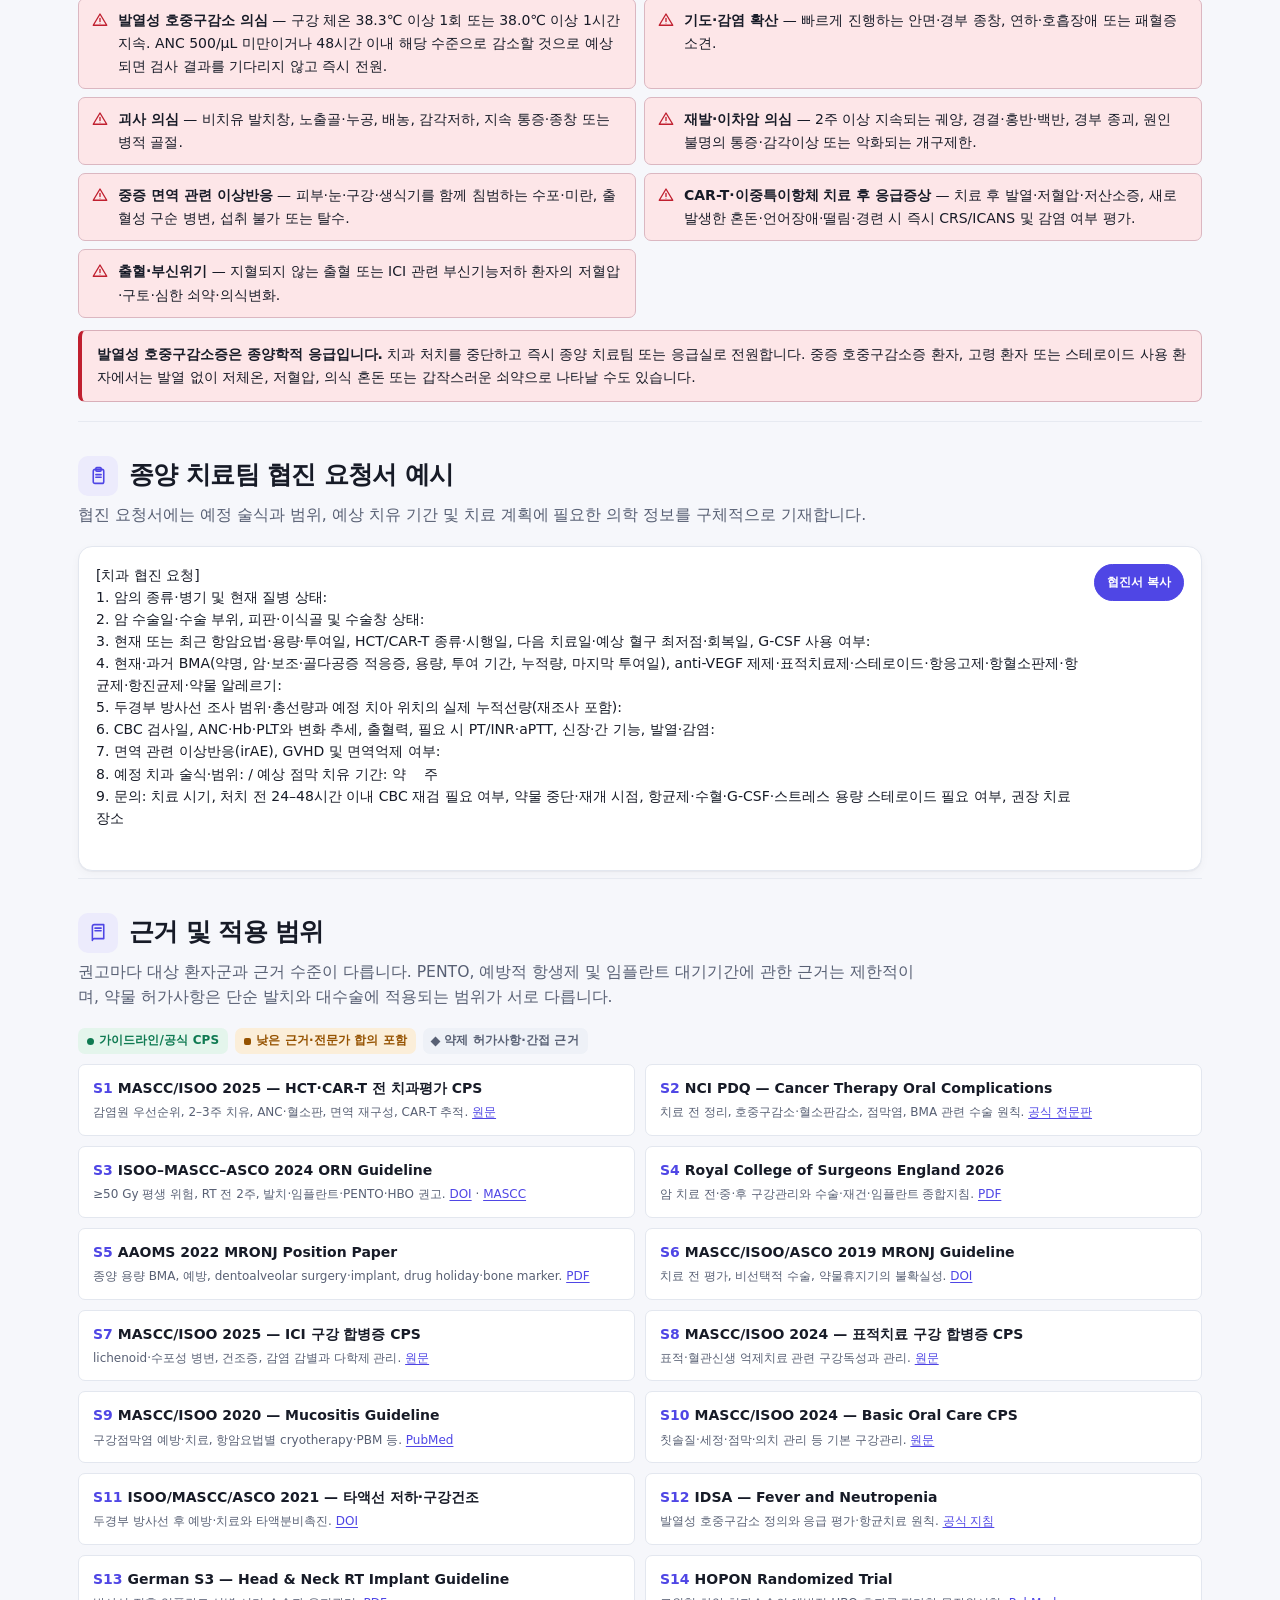
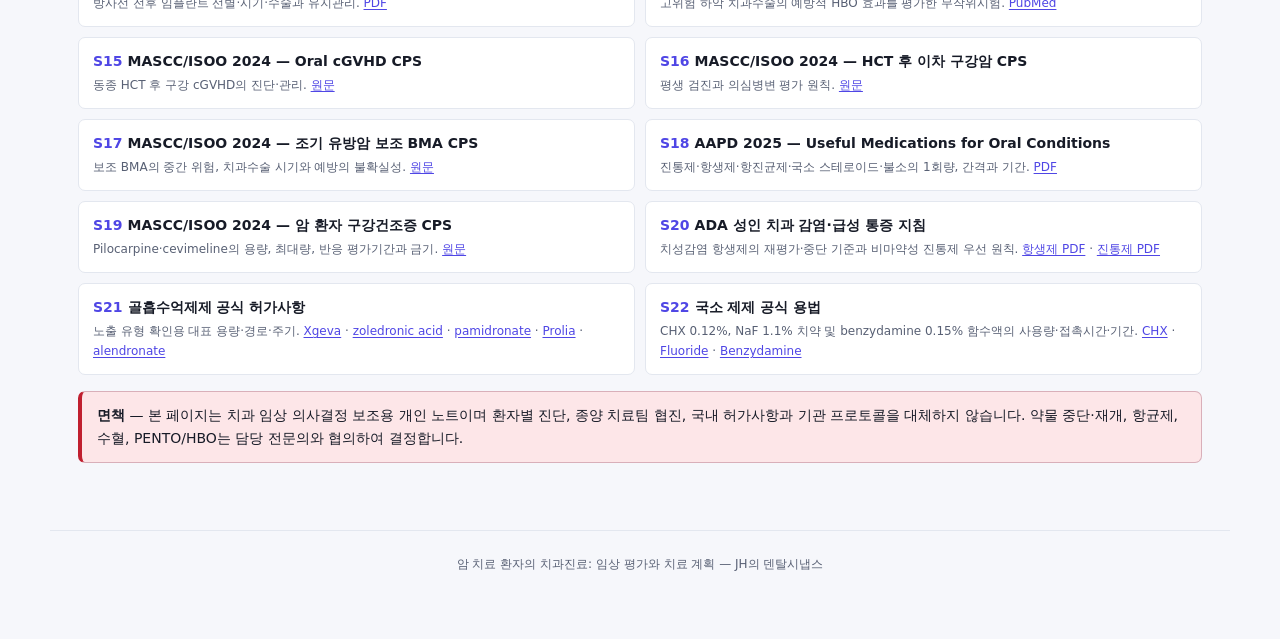
<file: cancer-care.html>
<!DOCTYPE html>
<html lang="ko" data-theme="auto">
<head>
<meta charset="UTF-8" />
<meta name="viewport" content="width=device-width, initial-scale=1.0" />
<title>암 치료 환자의 치과진료: 임상 평가와 치료 계획 — JH의 덴탈시냅스</title>
<meta name="description" content="암 수술·항암화학요법·표적치료·면역치료·조혈모세포이식·두경부 방사선치료 환자의 발치·임플란트 시기, 혈구 검사, 금기·협진, 치과 처방 용량, ORN·MRONJ 예방을 정리한 임상 노트" />
<meta name="theme-color" content="#8b1e3f" />
<link rel="icon" href="assets/favicon.svg" type="image/svg+xml" />
<link rel="stylesheet" href="assets/theme.css?v=7" />
<style>
  body{--hero-1:#3f1027;--hero-2:#8b1e3f;--hero-3:#4d4aa8}
  header.hero p.sub{max-width:80ch}
  .topbar .links{mask-image:linear-gradient(90deg,#000 95%,transparent)}
  .kicker{display:inline-flex;align-items:center;gap:7px;margin-bottom:8px;border:1px solid rgba(255,255,255,.34);
    border-radius:var(--r-pill);padding:4px 10px;color:#fff;font-size:var(--text-xs);font-weight:850;letter-spacing:.04em}
  .date-cut{font-variant-numeric:tabular-nums}

  .principle{display:grid;grid-template-columns:1.22fr .78fr;gap:var(--sp-4);align-items:stretch}
  .verdict{background:linear-gradient(145deg,color-mix(in srgb,var(--brand-soft) 72%,var(--surface)),var(--surface));
    border:1px solid color-mix(in srgb,var(--brand) 24%,var(--line));border-radius:var(--r-lg);padding:22px;box-shadow:var(--shadow-sm)}
  .verdict h3{font-size:var(--text-lg);margin:0 0 8px}
  .verdict p{margin:0;color:var(--ink-2);font-size:var(--text-md)}
  .verdict strong{color:var(--ink)}
  .anchor-note{display:grid;gap:9px}
  .anchor-note article{background:var(--surface);border:1px solid var(--line);border-left:4px solid var(--brand);
    border-radius:var(--r);padding:12px 14px;box-shadow:var(--shadow-sm);font-size:var(--text-sm)}
  .anchor-note b{display:block;margin-bottom:2px}
  .anchor-note span{color:var(--ink-2)}

  .question-grid{display:grid;grid-template-columns:repeat(4,1fr);gap:10px;margin:var(--sp-4) 0}
  .question{position:relative;background:var(--surface);border:1px solid var(--line);border-radius:var(--r);padding:14px 14px 14px 48px;box-shadow:var(--shadow-sm)}
  .question .num{position:absolute;left:13px;top:13px;width:25px;height:25px;border-radius:8px;background:var(--brand-soft);
    color:var(--brand);display:grid;place-items:center;font-size:var(--text-xs);font-weight:900}
  .question b{display:block;font-size:var(--text-sm)}
  .question small{display:block;color:var(--ink-2);font-size:var(--text-xs);line-height:1.45;margin-top:3px}

  .triage{display:grid;grid-template-columns:repeat(3,1fr);gap:var(--sp-3)}
  .triage article{background:var(--surface);border:1px solid var(--line);border-top:5px solid var(--success);
    border-radius:var(--r-lg);padding:17px 18px;box-shadow:var(--shadow-sm)}
  .triage article.coordinate{border-top-color:var(--warning)}
  .triage article.defer{border-top-color:var(--danger)}
  .triage h3{display:flex;align-items:center;gap:8px;margin:0 0 7px;font-size:var(--text-base)}
  .light{width:11px;height:11px;border-radius:999px;background:var(--success);box-shadow:0 0 0 4px var(--success-soft)}
  .coordinate .light{background:var(--warning);box-shadow:0 0 0 4px var(--warning-soft)}
  .defer .light{background:var(--danger);box-shadow:0 0 0 4px var(--danger-soft)}

  .phase-grid{display:grid;grid-template-columns:repeat(4,1fr);gap:10px;margin:14px 0}
  .phase{position:relative;background:var(--surface);border:1px solid var(--line);border-radius:var(--r);padding:15px;box-shadow:var(--shadow-sm)}
  .phase::before{content:"";position:absolute;left:0;right:0;top:0;height:4px;background:var(--brand);border-radius:var(--r) var(--r) 0 0}
  .phase .when{display:block;color:var(--brand);font-size:var(--text-xs);font-weight:900}
  .phase h3{margin:3px 0 5px;font-size:var(--text-base)}
  .phase p{margin:0;color:var(--ink-2);font-size:var(--text-sm)}

  .rule-strip{display:grid;grid-template-columns:repeat(3,1fr);gap:10px;margin:12px 0}
  .rule{background:var(--surface);border:1px solid var(--line);border-radius:var(--r);padding:13px 14px}
  .rule b{display:block;font-size:var(--text-sm);margin-bottom:3px}
  .rule span{color:var(--ink-2);font-size:var(--text-xs)}
  .rule strong{color:var(--brand);font-size:var(--text-md);font-variant-numeric:tabular-nums}

  .lab-grid{display:grid;grid-template-columns:1fr 1fr;gap:var(--sp-3)}
  .lab-card{background:var(--surface);border:1px solid var(--line);border-radius:var(--r-lg);padding:18px;box-shadow:var(--shadow-sm)}
  .lab-card h3{margin:0 0 5px;font-size:var(--text-base)}
  .lab-card > p{color:var(--ink-2);font-size:var(--text-sm);margin:0 0 10px}
  .bands{display:grid;gap:7px}
  .band{display:grid;grid-template-columns:112px 1fr;gap:10px;align-items:start;border-radius:var(--r-sm);padding:9px 11px;background:var(--surface-2);font-size:var(--text-sm)}
  .band .range{font-weight:900;font-variant-numeric:tabular-nums}
  .band.warn{background:var(--warning-soft)}
  .band.danger{background:var(--danger-soft)}

  .therapy-grid{display:grid;grid-template-columns:repeat(2,1fr);gap:var(--sp-3)}
  .therapy{background:var(--surface);border:1px solid var(--line);border-radius:var(--r);padding:16px 17px;box-shadow:var(--shadow-sm)}
  .therapy .therapy-top{display:flex;align-items:center;justify-content:space-between;gap:8px;margin-bottom:6px}
  .therapy h3{margin:0;font-size:var(--text-base)}
  .therapy .type{font-size:var(--text-xs);font-weight:800;color:var(--brand);background:var(--brand-soft);border-radius:var(--r-sm);padding:3px 8px}

  .dose-grid{display:grid;grid-template-columns:repeat(3,1fr);gap:10px;margin:12px 0}
  .dose{background:var(--surface);border:1px solid var(--line);border-top:5px solid var(--success);border-radius:var(--r);padding:15px;box-shadow:var(--shadow-sm)}
  .dose.mid{border-top-color:var(--warning)} .dose.high{border-top-color:var(--danger)}
  .dose .n{display:block;font-size:var(--text-xl);font-weight:900;font-variant-numeric:tabular-nums}
  .dose b{display:block;font-size:var(--text-sm);margin:2px 0}
  .dose small{display:block;color:var(--ink-2);font-size:var(--text-xs);line-height:1.45}

  .steps-list{counter-reset:step;list-style:none;padding:0;margin:10px 0;display:grid;gap:8px}
  .steps-list li{counter-increment:step;position:relative;background:var(--surface);border:1px solid var(--line);
    border-radius:var(--r-sm);padding:10px 12px 10px 44px;font-size:var(--text-sm)}
  .steps-list li::before{content:counter(step);position:absolute;left:11px;top:9px;width:24px;height:24px;border-radius:8px;
    display:grid;place-items:center;background:var(--brand-soft);color:var(--brand);font-size:var(--text-xs);font-weight:900}

  .compare{display:grid;grid-template-columns:1fr 1fr;gap:var(--sp-3)}
  .compare article{background:var(--surface);border:1px solid var(--line);border-radius:var(--r);padding:16px 17px;box-shadow:var(--shadow-sm)}
  .compare article:first-child{border-top:4px solid var(--info)}
  .compare article:last-child{border-top:4px solid var(--warning)}
  .compare h3{margin:0 0 7px;font-size:var(--text-base)}

  .redflags{display:grid;grid-template-columns:repeat(2,1fr);gap:8px;margin-top:12px}
  .redflag{display:flex;gap:9px;align-items:flex-start;background:var(--danger-soft);border:1px solid color-mix(in srgb,var(--danger) 24%,var(--line));
    border-radius:var(--r-sm);padding:10px 12px;font-size:var(--text-sm)}
  .redflag svg{width:18px;height:18px;flex:0 0 auto;color:var(--danger);margin-top:2px}

  .consult-box{display:grid;grid-template-columns:1fr auto;gap:12px;align-items:start;background:var(--surface);
    border:1px solid var(--line);border-radius:var(--r-lg);padding:17px;box-shadow:var(--shadow-sm)}
  .consult-box > div{min-width:0}
  .consult-box pre{max-width:100%;white-space:pre-wrap;overflow-wrap:anywhere;word-break:break-word;margin:0;color:var(--ink);font:inherit;font-size:var(--text-sm);line-height:1.58}
  .copy-btn{appearance:none;border:1px solid var(--brand);background:var(--brand);color:var(--brand-ink);border-radius:var(--r-pill);
    padding:8px 12px;font:inherit;font-size:var(--text-xs);font-weight:800;cursor:pointer;white-space:nowrap}
  .copy-btn:hover{background:var(--brand-strong)}
  .copy-status{min-height:1.4em;color:var(--success);font-size:var(--text-xs);font-weight:700;margin-top:7px}

  .source-grid{display:grid;grid-template-columns:repeat(2,minmax(0,1fr));gap:10px}
  .source{background:var(--surface);border:1px solid var(--line);border-radius:var(--r-sm);padding:12px 14px;font-size:var(--text-sm)}
  .source:target{outline:3px solid color-mix(in srgb,var(--brand) 36%,transparent);outline-offset:2px}
  .source .refid{color:var(--brand);font-weight:900;margin-right:5px}
  .source p{margin:3px 0 0;color:var(--ink-2);font-size:var(--text-xs)}
  .source a{overflow-wrap:anywhere}
  .evidence-key{display:flex;flex-wrap:wrap;gap:7px;margin:10px 0}
  .mobile-sections{display:none}
  details{background:var(--surface);border:1px solid var(--line);border-radius:var(--r);padding:0 14px;margin:10px 0}
  details summary{cursor:pointer;font-weight:800;padding:12px 0}
  details > div{border-top:1px solid var(--line);padding:12px 0}

  @media (max-width:960px){
    .question-grid,.phase-grid{grid-template-columns:repeat(2,1fr)}
    .principle{grid-template-columns:1fr}
  }
  @media (max-width:720px){
    .triage,.dose-grid,.rule-strip{grid-template-columns:1fr}
    .lab-grid,.therapy-grid,.compare,.source-grid,.redflags{grid-template-columns:1fr}
    .consult-box{grid-template-columns:1fr}
    .copy-btn{justify-self:start}
    .topbar .links{display:none}
    .mobile-sections{display:block;position:relative;margin-left:auto;padding:0;border:0;background:transparent}
    .mobile-sections summary{list-style:none;cursor:pointer;border:1px solid var(--line);border-radius:var(--r-pill);
      background:var(--surface);padding:7px 11px;font-size:var(--text-xs);font-weight:800;color:var(--ink)}
    .mobile-sections summary::-webkit-details-marker{display:none}
    .mobile-sections nav{position:absolute;right:0;top:43px;width:min(360px,calc(100vw - 32px));display:grid;
      grid-template-columns:1fr 1fr;gap:5px;background:var(--surface);border:1px solid var(--line);
      border-radius:var(--r);padding:10px;box-shadow:var(--shadow-lg)}
    .mobile-sections a{display:block;border-radius:var(--r-sm);padding:8px 9px;color:var(--ink-2);font-size:var(--text-xs);font-weight:700}
    .mobile-sections a:hover{background:var(--surface-2);color:var(--ink);text-decoration:none}
  }
  @media (max-width:520px){
    .question-grid,.phase-grid{grid-template-columns:1fr}
    .band{grid-template-columns:1fr;gap:2px}
  }
  @media print{
    .copy-btn,.topbar,#toTop{display:none!important}
    .verdict,.question,.triage article,.phase,.lab-card,.therapy,.dose,.source,.consult-box{box-shadow:none;break-inside:avoid}
    details > div{display:block}
  }
</style>
</head>
<body>

<header class="hero">
  <button class="themebtn hero-toggle" id="theme" type="button" aria-label="다크 모드로 전환"><svg aria-hidden="true"><use href="assets/icons.svg#i-moon"/></svg></button>
  <div class="wrap">
    <a class="crumb" href="index.html"><svg aria-hidden="true"><use href="assets/icons.svg#i-arrow-left"/></svg> JH의 덴탈시냅스 홈</a>
    <div class="kicker">암 치료 전후 치과진료</div>
    <h1><span class="logo"><svg aria-hidden="true"><use href="assets/icons.svg#i-shield"/></svg></span>암 치료 환자의 치과진료: 임상 평가와 치료 계획</h1>
    <p class="sub">암 수술, 항암화학요법, 표적치료, 면역치료, HCT/CAR-T 및 두경부 방사선치료 전후의 발치·임플란트 <b>치료 시기, 협진 기준과 금기 사항</b>을 정리한 임상 노트</p>
    <div class="meta-row">
      <span class="date-cut">최신 근거 검색: 2026-07-31</span>
      <span>MASCC/ISOO · ASCO · AAOMS · NCI · RCS England</span>
    </div>
  </div>
</header>

<div class="wrap">
  <div class="disclaimer">
    <svg aria-hidden="true"><use href="assets/icons.svg#i-alert"/></svg>
    <div><b>위험 평가 기준 —</b> 발치·임플란트 적응증은 현재 치료 단계, 혈구·면역 회복 상태, 해당 턱뼈의 방사선량, 골흡수억제제·혈관신생억제제 노출, 활동성 감염·점막병변 및 재건 부위의 치유 상태를 종합해 평가합니다. 아래 수치는 <b>협진 및 치료 계획을 위한 참고 기준</b>입니다.</div>
  </div>
</div>

<div class="topbar">
  <div class="wrap topbar-inner">
    <a class="brand" href="index.html"><span class="logo"><svg aria-hidden="true"><use href="assets/icons.svg#i-home"/></svg></span>홈</a>
    <nav class="links" aria-label="섹션 바로가기">
      <a href="#quick">진료 전 평가</a><a href="#timing">시기</a><a href="#procedures">술식별</a><a href="#blood">혈구</a>
      <a href="#systemic">항암·면역</a><a href="#medications">약물 용량</a><a href="#radiation">방사선</a><a href="#bone">MRONJ</a>
      <a href="#surgery">암 수술·재건</a><a href="#implant">발치·임플란트</a><a href="#urgent">응급</a>
      <a href="#consult">협진서</a><a href="#sources">근거</a>
    </nav>
    <details class="mobile-sections">
      <summary>섹션 메뉴</summary>
      <nav aria-label="모바일 섹션 바로가기">
        <a href="#quick">진료 전 평가</a><a href="#timing">치료 시기</a><a href="#procedures">술식별</a><a href="#blood">혈구</a>
        <a href="#systemic">항암·면역</a><a href="#medications">약물 용량</a><a href="#radiation">방사선</a><a href="#bone">MRONJ</a><a href="#surgery">암 수술·재건</a>
        <a href="#implant">발치·임플란트</a><a href="#urgent">응급</a><a href="#consult">협진서</a><a href="#sources">근거</a>
      </nav>
    </details>
    <div class="spacer"></div>
  </div>
</div>

<main class="wrap">

  <section id="quick">
    <div class="sec-head"><span class="ic"><svg aria-hidden="true"><use href="assets/icons.svg#i-compass"/></svg></span><h2>진료 전 필수 평가 항목</h2></div>
    <p class="sec-desc">선택적 침습술 전에는 치료 단계, 현재 및 과거의 약물, 시술 부위의 방사선량, 전신·국소 상태를 확인합니다.</p>

    <div class="principle">
      <article class="verdict">
        <h3>위험도 분류 기준</h3>
        <p><strong>전신 및 국소 상태가 안정된 암 병력 환자는 통상적인 치과치료가 가능합니다.</strong> 턱뼈의 고선량 방사선 노출, 종양 용량의 골흡수억제제 투여, 혈구감소 또는 치유가 완료되지 않은 재건 부위가 있으면 침습적 처치 계획을 조정하거나 관련 전문과와 협진합니다.</p>
      </article>
      <div class="anchor-note">
        <article><b>턱뼈가 조사 범위에 포함되지 않은 경우</b><span>다른 부위의 방사선치료: 턱뼈 ORN 위험 요인에 해당하지 않음</span></article>
        <article><b>면역항암제 단독치료</b><span>세포독성 항암화학요법과 동일한 수준의 골수억제를 일률적으로 가정하지 않음. 면역 관련 이상반응(irAE) 및 병용약물 확인</span></article>
        <article><b>응급 치성감염</b><span>감염 진행 위험과 수술 위험 동시 평가. 종양내과·구강악안면외과와 치료 시기 결정</span></article>
      </div>
    </div>

    <div class="question-grid" role="list" aria-label="암 치료 환자 진료 전 평가 항목">
      <article class="question" role="listitem"><span class="num">1</span><b>현재 치료 단계</b><small>수술일, 마지막·다음 치료일, 예상 혈구 최저점(nadir), 회복 여부</small></article>
      <article class="question" role="listitem"><span class="num">2</span><b>현재·과거 사용 약물</b><small>세포독성 항암제·표적치료제·면역관문억제제(ICI)·골변형제(BMA)의 적응증과 누적량, anti-VEGF 제제·스테로이드·항응고제</small></article>
      <article class="question" role="listitem"><span class="num">3</span><b>해당 턱뼈의 방사선량</b><small>총 처방선량이 아니라 해당 치아 위치의 선량분포·재조사 누적량</small></article>
      <article class="question" role="listitem"><span class="num">4</span><b>현재 전신·국소 상태</b><small>최근 CBC 추세, 발열, 점막염, 감염, 영양 상태·장기 기능·수술창 상태</small></article>
    </div>

    <div class="triage">
      <article>
        <h3><span class="light" aria-hidden="true"></span>통상적인 진료 가능</h3>
        <ul class="tight">
          <li>비두경부 암 수술 후 전신 상태·수술창 안정, 현재 치료로 인한 유의한 독성 없음</li>
          <li>혈구·면역 기능 회복, 감염·출혈·치유 위험 조절</li>
          <li>턱뼈의 고선량 방사선 노출·종양 용량 BMA 투여 등 국소 고위험 요인 없음</li>
        </ul>
      </article>
      <article class="coordinate">
        <h3><span class="light" aria-hidden="true"></span>협진 후 개별 진료 계획</h3>
        <ul class="tight">
          <li>암 치료 중, 다음 치료 주기·암 수술 임박 또는 CBC 변동 중</li>
          <li>두경부 방사선치료, 피판·이식골 재건, HCT/CAR-T, GVHD 또는 장기 면역억제 치료 이력</li>
          <li>현재·과거 BMA 노출 또는 anti-VEGF 제제·표적치료제·고용량 스테로이드·항응고제 사용</li>
        </ul>
      </article>
      <article class="defer">
        <h3><span class="light" aria-hidden="true"></span>선택적 침습술 연기</h3>
        <ul class="tight">
          <li>활동성 ORN/MRONJ, 미치유 창상, 노출골 또는 누공</li>
          <li>ANC 500/µL 미만, 조절되지 않는 출혈 위험, 중증 구강점막 irAE 또는 GVHD</li>
          <li>재발 의심 병변, 원인 불명의 감각저하 또는 진행성 개구제한에 대한 진단 평가 미완료</li>
        </ul>
      </article>
    </div>
    <div class="callout warn"><b>선택적 침습술의 연기</b> — 임플란트 식립·GBR·치주수술: 전신 및 국소 위험 요인 해소 시까지 연기. 급성 치성감염·기도 폐쇄 위험·조절되지 않는 통증이나 출혈: 종양내과·구강악안면외과와 협의 후 신속 치료.</div>
  </section>

  <section id="timing">
    <div class="sec-head"><span class="ic"><svg aria-hidden="true"><use href="assets/icons.svg#i-map"/></svg></span><h2>치료 단계별 진료 시기</h2></div>
    <p class="sec-desc">항암치료 종료 후 모든 환자에게 동일하게 적용되는 대기기간은 없습니다. 치료 중에는 혈구 수치의 최저점과 회복 시기, 다음 치료일 및 필요한 치유 기간을 기준으로 진료 시기를 정합니다. <a href="#s1">[S1]</a> <a href="#s2">[S2]</a></p>
    <div class="phase-grid">
      <article class="phase"><span class="when">치료 시작 전</span><h3>치과 평가 및 감염원 관리</h3><p>예후 불량 치아와 구강 감염원 우선 치료. 발치 후 점막 치유 기간 <b>2–3주</b>, 두경부 방사선치료 전 <b>최소 2주</b> 확보.</p></article>
      <article class="phase"><span class="when">활동성 치료 중</span><h3>선택적 침습술 연기</h3><p>통증·감염 치료. 현재 CBC, 예상 혈구 최저점(nadir), 점막 상태, 사용 약물, 다음 치료일까지 확보 가능한 치유 기간을 종양 치료팀과 확인.</p></article>
      <article class="phase"><span class="when">치료 주기 사이</span><h3>CBC 및 골수 회복 확인</h3><p>골수 회복기에 필요한 처치 시행. 다음 혈구 최저점 전 점막 치유 가능 여부 확인.</p></article>
      <article class="phase"><span class="when">치료 종료 후</span><h3>혈구 및 전신 상태 재평가</h3><p>혈액암: 마지막 항암치료 후 약 <b>2–3주</b> 내 골수 회복 예상. 단, 이 기간을 고형암 환자나 모든 치료요법에 일률 적용할 수 없음. CBC, G-CSF 사용 여부 및 이후 치료 계획 확인.</p></article>
    </div>
    <div class="rule-strip">
      <article class="rule"><b>자가 조혈모세포이식 후</b><span>일상적 치과진료: 일반적으로 이식 약 <strong>3개월</strong> 후부터 검토. 이식팀을 통한 면역 재구성 상태 확인 우선</span></article>
      <article class="rule"><b>동종 조혈모세포이식 후</b><span>일상적 치과진료: 일반적으로 이식 약 <strong>6개월</strong> 후부터 검토. GVHD 또는 면역억제제 사용 중이면 추가 연기 가능</span></article>
      <article class="rule"><b>CAR-T 치료 후</b><span>지연성·지속성 혈구감소 가능. 치료 후 <strong>2년</strong>간 침습적 처치 전 CBC 확인</span></article>
    </div>
    <div class="callout danger"><b>암 수술이 임박한 경우</b> — 임플란트 식립·GBR·광범위 치주수술: 일반적으로 연기. 급성 감염: 종양내과·구강악안면외과와 협의해 처치 시기 결정.</div>
  </section>

  <section id="procedures">
    <div class="sec-head"><span class="ic"><svg aria-hidden="true"><use href="assets/icons.svg#i-tool"/></svg></span><h2>술식별 진료 기준</h2></div>
    <div class="tablewrap flat"><table class="cards">
      <caption>현재 암 치료 중이거나 혈구감소가 있거나, 시술 부위가 두경부 방사선 조사 범위에 포함된 환자의 진료 기준</caption>
      <thead><tr><th scope="col">술식</th><th scope="col">일반 원칙</th><th scope="col">확인 사항·조정</th><th scope="col">연기·의뢰 상황</th></tr></thead>
      <tbody>
        <tr><td data-label="술식"><b>진찰·영상검사</b></td><td data-label="원칙">대부분 가능</td><td data-label="확인">점막·타액·개구량·감염원·의심병변 기록, 필요한 영상검사 시행</td><td data-label="연기·의뢰">재발 또는 ORN/MRONJ가 의심되면 즉시 전문과 의뢰</td></tr>
        <tr><td data-label="술식"><b>예방·불소·구강위생</b></td><td data-label="원칙">적극 권고</td><td data-label="확인">부드러운 칫솔, 비자극성 치약 및 점막손상을 최소화하는 방법 사용</td><td data-label="연기·의뢰">중증 점막염이 있으면 날카로운 기구와 자극성 제품의 사용 조정</td></tr>
        <tr><td data-label="술식"><b>수복·보철 조정</b></td><td data-label="원칙">대개 가능</td><td data-label="확인">외상성 변연·날카로운 보철물 조정, 전신 상태에 맞춘 진료 시간 설정</td><td data-label="연기·의뢰">전신 상태가 불안정한 환자의 장시간 선택진료</td></tr>
        <tr><td data-label="술식"><b>근관치료</b></td><td data-label="원칙">발치를 피해야 하는 고선량 조사골·BMA 환자에서 우선 고려</td><td data-label="확인">급성 감염 배농, 러버댐 사용 및 비외상적 조작. 수복이 불가능한 치아는 치관 제거와 근관치료 후 <b>감염되지 않은 치근</b>의 점막하 밀폐 보존을 선별적으로 고려</td><td data-label="연기·의뢰">감염 확산, 보존 불가능 또는 종양 의심 시 구강악안면외과 협진</td></tr>
        <tr><td data-label="술식"><b>스케일링·비수술 치주치료</b></td><td data-label="원칙">치은연상 스케일링과 구강위생관리는 점막·혈구 상태에 맞춰 시행 가능</td><td data-label="확인">항암치료 중 6점법 치주검사·치은연하 기구 조작도 침습적 처치로 간주. CBC와 출혈·감염 위험 평가</td><td data-label="연기·의뢰">선택적 치은연하 처치 연기. 긴급 치주감염: 처치 전 24–48시간 이내 CBC 확인 및 종양 치료팀과 치료 계획 수립</td></tr>
        <tr><td data-label="술식"><b>발치·치주수술</b></td><td data-label="원칙">치아 보존 가능성 및 비수술 대안 평가</td><td data-label="확인">CBC 추세, 다음 치료일, 시술 부위의 방사선량 분포도, BMA·anti-VEGF 제제, 봉합·추적관찰 계획</td><td data-label="연기·의뢰">ANC &lt;500/µL 상태에서의 선택적 처치, ≥50 Gy 조사 부위의 침습술, 종양 용량 BMA 치료 중 선택적 처치, 활동성 괴사</td></tr>
        <tr><td data-label="술식"><b>임플란트·GBR</b></td><td data-label="원칙">암 치료 이력과 현재 전신·국소 상태를 기준으로 적응증 평가</td><td data-label="확인">전신 회복, 종양 안정 상태, 보철 대안, 구강위생 및 장기 추적 가능성</td><td data-label="연기·의뢰">활동성 골수억제, 임박한 암 수술, 종양 용량 BMA, 고선량 조사골, 미치유 재건 부위</td></tr>
      </tbody>
    </table></div>
  </section>

  <section id="blood">
    <div class="sec-head"><span class="ic"><svg aria-hidden="true"><use href="assets/icons.svg#i-chart"/></svg></span><h2>CBC 기반 감염·출혈 위험 평가</h2></div>
    <p class="sec-desc">활동성 치료 중이거나 혈구감소가 예상되는 환자에게 침습술을 시행할 때에는 CBC 및 백혈구 감별계산을 원칙적으로 <b>처치 전 24–48시간 이내</b>에 확인합니다. 수치 변동이 빠르거나 수혈 직후이면 당일 또는 수혈 후 수치와 <b>추세</b>를 종양 치료팀과 확인하고, Hb·응고검사·신장 및 간 기능도 함께 평가합니다. <a href="#s1">[S1]</a> <a href="#s2">[S2]</a> <a href="#s4">[S4]</a></p>
    <div class="lab-grid">
      <article class="lab-card">
        <h3>ANC — 감염 위험</h3>
        <p>NCI 설명: ANC 1,000/µL 미만에서 감염 빈도와 중증도 증가. 수치 추세·예상 지속기간·발열 여부 함께 평가.</p>
        <div class="bands">
          <div class="band"><span class="range">≥1,000/µL</span><span>상대적으로 낮은 감염 위험. 수치 추세 및 다음 혈구 최저점 전 치유 가능성 확인</span></div>
          <div class="band warn"><span class="range">500–999/µL</span><span>감염 위험 증가. 선택적 침습술은 대개 연기. 긴급 처치는 종양 치료팀과 치료 장소·항균요법 협의</span></div>
          <div class="band danger"><span class="range">&lt;500/µL</span><span>의학적으로 필요한 처치만 시행. 혈액종양팀과 협진 가능한 의료기관에서 처치</span></div>
        </div>
      </article>
      <article class="lab-card">
        <h3>혈소판 — 출혈 위험</h3>
        <p><b>보편적인 단일 안전 기준값 미확립.</b> 전제: 정상 응고기능과 초기 치유 기간 동안의 혈소판 수치 유지. 아래 수치는 RCS 2026 전문가 합의에 따른 참고 범위.</p>
        <div class="bands">
          <div class="band"><span class="range">&gt;50,000/µL</span><span>대규모 치과수술 전 일률적 혈소판 수혈 비권고. 필요 시 국소지혈</span></div>
          <div class="band warn"><span class="range">30–50,000/µL</span><span>술식 시기·범위, 혈액학적 지원 및 국소지혈 방법 계획</span></div>
          <div class="band danger"><span class="range">&lt;30,000/µL</span><span>일시적 감소 시 처치 연기. 침습술이 불가피하면 수혈 필요성과 치료 장소 개별 결정</span></div>
          <div class="band warn"><span class="range">&lt;20,000/µL</span><span>NCI가 제시한 자발성 치은 출혈 가능 범위. 침습술 허용 기준으로 사용 불가</span></div>
          <div class="band"><span class="range">국소지혈</span><span>압박·봉합·빠르게 흡수되는 지혈재 사용. TXA는 혈액종양팀·기관 프로토콜에 따라 적용. 발치와에 장기간 남는 지혈재 및 NSAID 회피</span></div>
        </div>
      </article>
    </div>
    <div class="callout"><b>Hb — 산소운반·치유</b> — 보편적으로 적용할 수 있는 단일 안전 기준값은 확립되어 있지 않습니다. 증상, 감소 속도, 심폐질환 및 진정·전신마취 여부를 함께 평가합니다. 급격한 감소나 증상을 동반한 중증 빈혈이 있으면 선택적 수술과 진정을 연기합니다. 체위 변경 시 활력징후를 관찰하고 낙상 및 지연 치유 위험을 고려합니다.</div>
    <div class="callout"><b>예방적 항생제</b> — 호중구감소의 정도와 지속기간, 활동성 감염, 예정 술식 및 기관 프로토콜에 따라 투여 여부를 결정합니다. 중심정맥관 보유만으로는 면역기능이 정상인 환자의 예방적 항생제 적응증이 되지 않습니다. 감염 치료 목적의 항생제와 예방적 투여를 구분합니다.</div>
  </section>

  <section id="systemic">
    <div class="sec-head"><span class="ic"><svg aria-hidden="true"><use href="assets/icons.svg#i-flask"/></svg></span><h2>항암화학요법·표적치료·면역치료 및 HCT/CAR-T</h2></div>
    <div class="therapy-grid">
      <article class="therapy">
        <div class="therapy-top"><h3>세포독성 항암화학요법</h3><span class="type">골수억제</span></div>
        <ul class="tight">
          <li>항암요법별 혈구 최저점·회복 시기 차이. 치료명·용량·투여일·G-CSF 사용 여부 확인</li>
          <li>활동성 치료 중 선택적 발치·임플란트 식립 연기</li>
          <li>점막염은 투여 후 수일 내 시작해 7–14일 무렵 악화 가능. 발생 시점은 치료요법별 차이</li>
          <li>구강위생 관리 지속. 부드러운 칫솔과 생리식염수·중탄산염 구강세정액 사용. 점막염 예방 목적의 일률적 CHX 사용은 권고하지 않음</li>
        </ul>
      </article>
      <article class="therapy">
        <div class="therapy-top"><h3>면역관문억제제(ICI)</h3><span class="type">irAE</span></div>
        <ul class="tight">
          <li>실제 혈구 수치, 면역 관련 이상반응(irAE), 병용 항암제 및 스테로이드 사용 여부 평가</li>
          <li>태선양·수포성 병변, 구강건조, 미각·연하 변화 및 칸디다증 평가</li>
          <li>부신기능저하·간염·갑상선질환·심근염 등 전신 irAE와 스테로이드·병용 항암치료 확인</li>
          <li>부신기능저하 시 평소 유지용량, 침습술 시 추가 투여 필요성 및 부신위기 대응 계획을 종양내과·내분비내과와 협의</li>
          <li>심한 미란·수포·섭취장애 시 선택적 침습술 연기 및 종양내과·구강내과 평가</li>
          <li>면역 관련 이상반응은 약물 중단 후에도 지속 가능. 면역관문억제제 중단·재개는 종양내과에서 결정</li>
        </ul>
      </article>
      <article class="therapy">
        <div class="therapy-top"><h3>표적·혈관신생 억제치료</h3><span class="type">치유·MRONJ</span></div>
        <ul class="tight">
          <li><b>VEGF/VEGFR 억제제</b>: 출혈, 창상 치유 지연, 허가사항의 ONJ 경고 및 BMA 병용 여부 평가</li>
          <li><b>mTOR 억제제</b>: 아프타양 mIAS와 창상 치유 확인. <b>CDK4/6 억제제</b>: 호중구감소와 CBC·투여 주기 확인. <b>EGFR 억제제</b>: 점막·피부 병변과 감염 확인</li>
          <li>혈관신생억제제 단독 투여와 MRONJ의 연관 근거는 BMA보다 제한적. 약제·병용요법별 위험도 차이</li>
          <li>휴약 기간: 약제별 반감기·독성, 수술 범위 및 암 치료 계획에 따라 결정</li>
          <li>약물 중단·재개: 처방 담당 종양내과와 협의</li>
        </ul>
      </article>
      <article class="therapy">
        <div class="therapy-top"><h3>HCT·CAR-T·만성 GVHD</h3><span class="type">면역 재구성</span></div>
        <ul class="tight">
          <li>치료 전 우선 처치 대상: 진행성 우식, 보존 불가능한 치아, 염증·괴사 치수, 증상성 근단염·농양, 배농 또는 심한 동요를 동반한 치주염·임플란트주위염</li>
          <li>영상에서 확인된 무증상 만성 병소: 치료 가능 기간, 치아 예후 및 암 치료의 긴급도를 고려해 근관치료 또는 추적관찰 결정</li>
          <li>면역 재구성 전 급성 감염: 항균치료와 비외과적 처치 우선. 감염이 조절되지 않거나 침습적 처치가 불가피하면 이식팀과 협의 후 시행</li>
          <li>치료 전 발치가 불가피하면 가능하면 일차봉합. 발치와 골이식술·치조제 보존술은 안전성이 확립되지 않아 시행하지 않음</li>
          <li>활동성 cGVHD 또는 면역억제 치료 중 선택적 발치·임플란트 식립 연기</li>
          <li>동종 조혈모세포이식 후 구강 cGVHD·칸디다증·우식·이차 구강암 평생 추적. 일반적으로 6–12개월 간격 검사</li>
        </ul>
      </article>
    </div>

    <details>
      <summary>혈관신생억제제·표적치료제의 투약 중단 기준</summary>
      <div>
        <div class="callout danger"><b>약제 투여 중단 기준의 적용 범위</b> — 일부 허가사항은 대수술 기준으로 단순 발치에 직접 적용할 근거가 제한적. 예정 술식·예상 치유 기간·암 진행 위험을 처방 담당의에게 전달. 투여 중단·재개 시점 확인.</div>
        <div class="tablewrap flat"><table class="cards">
          <caption>미국 의약품 허가사항에 명시된 수술 및 침습적 치과 처치 관련 기준</caption>
          <thead><tr><th scope="col">약제</th><th scope="col">허가사항 요약</th><th scope="col">치과적 적용</th></tr></thead>
          <tbody>
            <tr><td data-label="약제"><b>Cabozantinib</b></td><td data-label="허가사항">예정된 치과수술 또는 침습적 처치가 있으면 가능할 경우 <b>최소 3주 전</b>부터 투여 중단</td><td data-label="적용">ONJ·창상 치유 경고. 충분한 창상 치유 확인 후 처방 담당의가 재개 시점 결정</td></tr>
            <tr><td data-label="약제"><b>Sunitinib</b></td><td data-label="허가사항">예정된 치과수술 또는 침습적 처치가 있으면 가능할 경우 <b>최소 3주 전</b>부터 투여 중단</td><td data-label="적용">ONJ 경고. 충분한 창상 치유 확인 후 처방 담당의가 재개 시점 결정</td></tr>
            <tr><td data-label="약제"><b>Lenvatinib</b></td><td data-label="허가사항">침습적 치과 처치는 가능하면 피하고, 예정된 처치가 있으면 <b>최소 1주 전</b>부터 투여 중단</td><td data-label="적용">충분한 창상 치유 확인 후 처방 담당의가 재개 시점 결정</td></tr>
            <tr><td data-label="약제"><b>Bevacizumab</b></td><td data-label="허가사항">선택적 수술 <b>28일 전</b>부터 투여를 중단하고, 대수술 후 최소 28일이 지나 창상이 충분히 치유된 뒤 재개</td><td data-label="적용">대수술 기준이며 단순 발치의 투여 중단·재개 시점은 개별 협진으로 결정</td></tr>
            <tr><td data-label="약제"><b>Ramucirumab</b></td><td data-label="허가사항">선택적 수술 <b>28일 전</b>부터 투여를 중단하고, 대수술 후 최소 2주가 지나 창상이 충분히 치유된 뒤 재개</td><td data-label="적용">술식 범위, 약물 반감기 및 치료 중단에 따른 암 조절 위험을 고려해 처방 담당의와 조정</td></tr>
            <tr><td data-label="약제"><b>Regorafenib</b></td><td data-label="허가사항">선택적 수술 <b>2주 전</b>부터 투여를 중단하고, 대수술 후 최소 2주가 지나 창상이 충분히 치유된 뒤 재개</td><td data-label="적용">소수술의 투여 중단 및 재개 시점도 개별 협진으로 결정</td></tr>
            <tr><td data-label="약제"><b>Everolimus</b></td><td data-label="허가사항">선택적 수술 <b>1주 전</b>부터 투여를 중단하고, 대수술 후 최소 2주가 지나 창상이 충분히 치유된 뒤 재개</td><td data-label="적용">mTOR 억제제 관련 구내염(mIAS) 여부 평가</td></tr>
          </tbody>
        </table></div>
        <p style="font-size:var(--text-xs);color:var(--ink-2)">공식 허가사항: <a href="https://dailymed.nlm.nih.gov/dailymed/fda/fdaDrugXsl.cfm?setid=3850cce2-6137-42e5-a792-d318c4a4b3b5" target="_blank" rel="noopener">cabozantinib</a> · <a href="https://dailymed.nlm.nih.gov/dailymed/fda/fdaDrugXsl.cfm?setid=43a4d7f8-48ae-4a63-9108-2fa8e3ea9d9c" target="_blank" rel="noopener">sunitinib</a> · <a href="https://dailymed.nlm.nih.gov/dailymed/getFile.cfm?setid=f4bedd21-efde-44c6-9d9c-b48b78d7ed1e&amp;type=pdf" target="_blank" rel="noopener">lenvatinib</a> · <a href="https://dailymed.nlm.nih.gov/dailymed/getFile.cfm?setid=939b5d1f-9fb2-4499-80ef-0607aa6b114e&amp;type=pdf" target="_blank" rel="noopener">bevacizumab</a> · <a href="https://dailymed.nlm.nih.gov/dailymed/fda/fdaDrugXsl.cfm?setid=c6080942-dee6-423e-b688-1272c2ae90d4" target="_blank" rel="noopener">ramucirumab</a> · <a href="https://dailymed.nlm.nih.gov/dailymed/fda/fdaDrugXsl.cfm?setid=824f19c9-0546-4a8a-8d8f-c4055c04f7c7" target="_blank" rel="noopener">regorafenib</a> · <a href="https://dailymed.nlm.nih.gov/dailymed/fda/fdaDrugXsl.cfm?setid=e3bca36b-29ed-4a2b-a1be-a57b6af805f6&amp;type=display" target="_blank" rel="noopener">everolimus</a></p>
      </div>
    </details>
  </section>

  <section id="medications">
    <div class="sec-head"><span class="ic"><svg aria-hidden="true"><use href="assets/icons.svg#i-pill"/></svg></span><h2>치과 처방 및 지지요법의 용법·용량</h2></div>
    <p class="sec-desc">아래 용량은 성인에서 흔히 사용하는 경구·국소 제제의 기준입니다. 신장·간 기능, 혈소판, 항응고제, QT 연장 약물, CYP 상호작용 및 현재 항암요법에 따라 조정하며, 국내 제품 허가사항이 다른 경우 해당 제품의 용법을 우선합니다. <a href="#s18">[S18]</a> <a href="#s19">[S19]</a> <a href="#s20">[S20]</a> <a href="#s22">[S22]</a></p>

    <h3>구강점막·구강건조·우식 관리</h3>
    <div class="tablewrap flat"><table class="cards">
      <caption>암 치료 환자의 구강점막·구강건조·우식 관리에 사용하는 성인 용법·용량</caption>
      <thead><tr><th scope="col">적응증</th><th scope="col">약제·제형</th><th scope="col">성인 용법·용량</th><th scope="col">기간·주의</th></tr></thead>
      <tbody>
        <tr><td data-label="적응증"><b>기본 구강세정</b></td><td data-label="약제">0.9% 생리식염수 또는 중탄산염 혼합액</td><td data-label="용법·용량">0.9% 생리식염수로 4–6시간마다 구강세정 후 뱉기. 중탄산염 혼합액은 기관별 조제 농도와 횟수 적용</td><td data-label="기간·주의">삼키지 않음. 구강점막 자극·건조 여부 확인 <a href="#s2">[S2]</a></td></tr>
        <tr><td data-label="적응증"><b>점막염이 없고 치태·치은염 적응증이 명확한 경우</b></td><td data-label="약제">Chlorhexidine 0.12%</td><td data-label="용법·용량">15 mL로 약 1분간 함수 후 뱉기, 1일 2회</td><td data-label="기간·주의">통상 10일 이내. 두경부암·호중구감소성 점막염의 일률적 예방용으로 사용하지 않음. 민감한 점막에는 무알코올 제형 선택. 치약과 30분 간격 <a href="#s4">[S4]</a></td></tr>
        <tr><td data-label="적응증"><b>통증성 점막염</b></td><td data-label="약제">Benzydamine 0.15% 함수액</td><td data-label="용법·용량">15 mL로 20–30초간 함수 후 뱉기, 1일 4–8회(증상 시 1.5–3시간 간격)</td><td data-label="기간·주의">암 점막염 프로토콜: 의료진 감독 아래 치료 시작 전부터 치료 중 및 종료 후 2–3주까지. 일반 자가사용이 7일을 넘으면 재평가. 작열감 시 물로 1:1 희석 <a href="#s4">[S4]</a></td></tr>
        <tr><td data-label="적응증"><b>고우식 위험</b></td><td data-label="약제">NaF 1.1% 치약(5,000 ppm)</td><td data-label="용법·용량">가느다란 띠 모양으로 칫솔에 묻혀 취침 전 1일 1회 2분간 칫솔질 후 뱉기</td><td data-label="기간·주의">장기 사용 가능. 사용 후 30분간 물로 헹구거나 음식·음료 섭취 금지. 삼킴 방지</td></tr>
        <tr><td data-label="적응증"><b>방사선 후 구강건조</b></td><td data-label="약제">Pilocarpine 정</td><td data-label="용법·용량">5 mg 경구 1일 3회로 시작. 반응과 내약성에 따라 총 15–30 mg/일을 3–4회로 나누어 투여; 1회 최대 10 mg, 1일 최대 30 mg</td><td data-label="기간·주의">효과 판정에 최대 12주 소요 가능. 조절되지 않는 천식·급성 홍채염·폐쇄각녹내장 금기. 발한·서맥·저혈압 확인</td></tr>
        <tr><td data-label="적응증"><b>구강건조 대안</b></td><td data-label="약제">Cevimeline 캡슐</td><td data-label="용법·용량">30 mg 경구 1일 3회; 최대 90 mg/일</td><td data-label="기간·주의">국내 허가·공급 여부 확인. Pilocarpine과 같은 안과·천식 금기 확인</td></tr>
        <tr><td data-label="적응증"><b>면역기능이 안정된 경증·국소 칸디다증</b></td><td data-label="약제">Nystatin 현탁액 100,000 U/mL</td><td data-label="용법·용량">4–6 mL를 수분간 입안 전체에 머금은 뒤 제품 설명에 따라 삼키거나 뱉기, 1일 4회</td><td data-label="기간·주의">7–14일, 증상 소실 후 최소 48시간 지속. 면역저하·중등도 이상·식도 침범 의심 시 전신치료 또는 배양 검토. 가능하면 무가당 제형 선택</td></tr>
        <tr><td data-label="적응증"><b>중등도–중증 칸디다증</b></td><td data-label="약제">Fluconazole 정·현탁액</td><td data-label="용법·용량">첫날 200 mg 경구 1회, 이후 100–200 mg 경구 1일 1회</td><td data-label="기간·주의">7–14일. 반복투여 시 CrCl ≤50 mL/min(투석 제외): 부하용량은 그대로, 이후 유지용량 50%. 혈액투석 환자는 각 투석 직후 권장용량을 투여하고 비투석일 용량은 허가사항에 따라 조정. 간독성·QT·상호작용 확인</td></tr>
        <tr><td data-label="적응증"><b>확진된 구강 irAE</b></td><td data-label="약제">Dexamethasone 0.01–0.05% 용액 / clobetasol 0.05% gel</td><td data-label="용법·용량">광범위 병변: dexamethasone 5 mL를 5분간 머금은 뒤 뱉기, 1일 1–3회. 국소 병변: clobetasol을 얇게 1일 1–2회 도포</td><td data-label="기간·주의">감염·종양성 병변 배제 후 사용. 반응에 따라 기간·감량 결정. 칸디다증 관찰. 면역항암제 중단·재개는 종양내과 결정 <a href="#s7">[S7]</a></td></tr>
        <tr><td data-label="적응증"><b>확진된 구강 cGVHD</b></td><td data-label="약제">Dexamethasone 0.01–0.05% 용액 / clobetasol 0.05% gel·cream</td><td data-label="용법·용량">Dexamethasone 5 mL로 구강세정 후 뱉기, 1일 1–6회. Clobetasol은 병변에 얇게 1일 1–2회 도포</td><td data-label="기간·주의">이식팀과 치료계획 수립. 병변 범위·반응에 따라 감량. 장기 고강도 사용 시 칸디다증·전신흡수 확인 <a href="#s15">[S15]</a></td></tr>
      </tbody>
    </table></div>

    <h3>감염·통증·출혈·방사선성 골괴사 예방</h3>
    <div class="tablewrap flat"><table class="cards">
      <caption>침습적 치과치료 전후에 사용하는 성인 약물의 용법·용량</caption>
      <thead><tr><th scope="col">상황</th><th scope="col">표준 성인 용법·용량</th><th scope="col">기간·상한</th><th scope="col">적용 범위·주의</th></tr></thead>
      <tbody>
        <tr><td data-label="상황"><b>급성 치과통증</b></td><td data-label="용법·용량">Ibuprofen 400 mg 경구 6–8시간 간격 필요 시 투여, 단독 또는 acetaminophen 500 mg 경구 6시간 간격 병용</td><td data-label="기간·상한">최소 유효용량·최단기간. Ibuprofen 최대 2,400 mg/일, acetaminophen 최대 4,000 mg/일</td><td data-label="주의">혈소판감소·출혈 위험·CKD·소화성궤양·항응고제 사용 시 NSAID 회피. 간질환·저체중·과음에서는 acetaminophen 상한 감량. 항암치료 중에는 복용 전 체온 확인; 발열·감염 의심 시 해열제로 가리지 말고 종양 치료팀에 즉시 연락</td></tr>
        <tr><td data-label="상황"><b>면역기능이 안정된 성인의 치성감염</b></td><td data-label="용법·용량">배농·근관치료·발치 우선. 전신 확산 소견이 있으면 amoxicillin 500 mg 경구 1일 3회</td><td data-label="기간·상한">3–7일. 3일 이내 재평가, 증상 소실 24시간 후 중단</td><td data-label="주의">발열성 호중구감소증, ANC &lt;500/µL, HCT/CAR-T 초기 또는 패혈증 의심에는 적용하지 않음. 종양 치료팀·감염내과 프로토콜에 따라 병원 치료</td></tr>
        <tr><td data-label="상황"><b>Amoxicillin 반응 불충분</b></td><td data-label="용법·용량">Metronidazole 500 mg 경구 1일 3회 7일 추가, 또는 amoxicillin/clavulanate 500/125 mg 경구 1일 3회 7일로 변경</td><td data-label="기간·상한">48–72시간 내 반응 재평가</td><td data-label="주의">Metronidazole–warfarin 상호작용과 음주 금지. 신·간 기능 및 배양 결과에 따라 조정</td></tr>
        <tr><td data-label="상황"><b>혈소판감소 관련 국소 지혈</b></td><td data-label="용법·용량">압박·봉합·빠르게 흡수되는 지혈재 우선. TXA 거즈 도포 또는 구강세정은 혈액종양팀·기관 프로토콜 적용</td><td data-label="기간·상한">암 치료 관련 혈소판감소증에서 표준화된 농도·횟수·기간 미확립</td><td data-label="주의">항응고제 환자 연구의 4.8–5% TXA 함수 용법을 그대로 적용하지 않음. 혈소판 지원계획·신기능·혈전위험 확인</td></tr>
        <tr><td data-label="상황"><b>≥50 Gy 조사골 침습술의 PENTO</b></td><td data-label="용법·용량">Pentoxifylline 400 mg 경구 1일 2회 + tocopherol 1,000 IU 경구 1일 1회</td><td data-label="기간·상한">처치 최소 1주 전부터 처치 후 최소 4주까지</td><td data-label="주의">낮은 근거 수준의 조건부·허가 외 예방요법. 활동성 암에서는 회피. 출혈 위험, CKD 4–5기, 중증 관상동맥질환·간경변 확인 후 전문의 처방</td></tr>
      </tbody>
    </table></div>

    <div class="callout warn"><b>고정 용량을 제시하지 않는 항목</b> — 항암제·면역항암제·표적치료제·G-CSF·BMA의 치료 용량, 발열성 호중구감소증의 항균요법, 방사선 조사골 발치의 예방적 항생제 및 스테로이드 보충요법은 치과의사가 일률적으로 정하는 처방이 아닙니다. 약제명·1회량·경로·주기·마지막 및 다음 투여일을 기록하고, 처방 담당 의료진 또는 기관 프로토콜을 통해 확인합니다. 일반 치과약물의 세부 용량은 <a href="drug-guide.html"><b>치과 약물·처방 가이드</b></a> 참고.</div>
  </section>

  <section id="radiation">
    <div class="sec-head"><span class="ic"><svg aria-hidden="true"><use href="assets/icons.svg#i-bolt"/></svg></span><h2>두경부 방사선치료 — 시술 부위별 방사선량과 조사 범위</h2></div>
    <p class="sec-desc"><b>상악이나 하악의 시술 부위가 50 Gy 이상 조사되었다면 ORN 위험은 평생 지속됩니다.</b> 절대 위험은 조사된 골의 부피, 평균선량, 해부학적 부위, 치조골 수술, 구강위생, 흡연 및 동반치료에 따라 달라집니다. 턱뼈가 조사 범위에 포함되지 않은 다른 장기의 방사선치료는 턱뼈 ORN 위험 요인에 해당하지 않습니다. <a href="#s3">[S3]</a></p>
    <div class="dose-grid">
      <article class="dose"><span class="n">&lt;50 Gy</span><b>상대적으로 낮은 위험</b><small>선량분포·병용약물·연조직 상태·재조사 여부 확인</small></article>
      <article class="dose mid"><span class="n">50–&lt;60 Gy</span><b>평생 ORN 위험군</b><small>발치·임플란트를 대신할 수 있는 치료 우선 고려. 종양치과 또는 구강악안면외과 협진</small></article>
      <article class="dose high"><span class="n">≥60 Gy</span><b>고위험군</b><small>관찰연구에서 임플란트 실패와 ORN 위험이 더 높은 구간. 다학제 진료팀의 적응증 평가</small></article>
    </div>
    <div class="compare">
      <article>
        <h3>방사선치료 전</h3>
        <ul class="tight">
          <li>가능하면 방사선치료 약 1개월 전 치과 평가 시작. 임상·치주·영상검사 시행</li>
          <li>조사 범위 내 보존 불가능한 치아, 농양, 진행성 치주염 및 반복 감염 치아 우선 치료</li>
          <li>발치: <b>방사선치료 시작 최소 2주 전</b> 완료. 암 치료가 지연되지 않도록 일정 조정</li>
          <li>다수 발치로 수직고경이 변하는 경우 방사선치료 고정마스크 제작 전 시행</li>
          <li>안정적이고 염증이 없는 기존 임플란트 유지 가능</li>
        </ul>
      </article>
      <article>
        <h3>방사선치료 후</h3>
        <ul class="tight">
          <li>50 Gy 이상 조사 부위에서는 수복·근관치료 등 치아 보존치료 우선. 선별된 경우 치관 제거와 근관치료 후 감염되지 않은 치근의 점막하 밀폐 보존 고려</li>
          <li>방사선치료 후 발치의 일률적 안전 대기기간 미확립</li>
          <li>발치가 불가피하면 부위별 선량분포 확인과 감염 조절 후 최소외상 발치. 충분한 세척 및 날카로운 골연 제거</li>
          <li>장력 없는 봉합이 가능하면 일차폐쇄. 점막 완전 치유까지 짧은 간격으로 추적관찰</li>
          <li>치유 지연 시 0.12–0.2% CHX 또는 povidone-iodine 구강세정액을 1일 2회 이상, 창상 치유 시까지 고려(낮은 근거 수준). 1회량·희석법은 제품 허가사항 적용</li>
        </ul>
      </article>
    </div>
    <div class="callout warn"><b>PENTO 예방: 낮은 근거 수준의 조건부 권고</b> — 방사선치료 후 시술 부위가 ≥50 Gy이고 <b>현재 활동성 암이 없는 것으로 평가된 환자</b>에서 발치나 임플란트 식립이 불가피한 경우 pentoxifylline 400 mg 경구 1일 2회와 tocopherol 1,000 IU 경구 1일 1회를 최소 1주 전부터 처치 후 최소 4주까지 고려할 수 있습니다. 활동성 암에서는 사용을 피하며, 출혈 위험·CKD 4–5기·중증 관상동맥질환·간경변 등의 금기를 확인한 뒤 전문의가 처방합니다.</div>
    <div class="callout"><b>예방적 HBO</b> — 일상적 사용을 지지하는 근거는 부족합니다. 턱뼈의 상당 부분이 50 Gy를 초과하여 조사된 일부 환자에서 개별적으로 검토합니다. ORN 고위험 부위의 발치·임플란트에는 처치 전후 경구 항생제를 고려할 수 있으나 근거 수준이 낮고 최적 약제와 투여 기간은 확립되지 않았습니다. L-PRF와 광생체조절도 근거가 부족합니다.</div>
    <h3 style="margin:18px 0 6px">평생 예방관리</h3>
    <div class="rule-strip">
      <article class="rule"><b>불소</b><span>처방 농도의 국소 불소 매일 사용. 우식 고위험 성인은 2,800–5,000 ppm 치약을 사용하고 뱉은 뒤 헹구지 않기. 정기적인 불소 바니시 고려</span></article>
      <article class="rule"><b>타액·우식</b><span>수분 섭취, 구강 윤활제, 타액대체제 및 무설탕 껌 활용. 잔존 타액선 기능이 있으면 타액분비촉진제 처방 검토</span></article>
      <article class="rule"><b>개구량·추적</b><span>치료 전부터 개구량 기록. 개구운동·금연·구강위생 관리 지속. 새로 발생하거나 악화되는 개구장애: 종양 재발을 포함한 원인 감별</span></article>
    </div>
  </section>

  <section id="bone">
    <div class="sec-head"><span class="ic"><svg aria-hidden="true"><use href="assets/icons.svg#i-bone"/></svg></span><h2>골흡수억제제·혈관신생억제제와 MRONJ</h2></div>
    <p class="sec-desc">골다공증 치료 용량, 조기 유방암 보조요법, <b>악성종양 치료에 사용하는 고용량·고빈도 요법</b>은 MRONJ 위험도가 서로 다릅니다. 위험도는 치료요법과 누적 노출량에 따라 달라집니다. 종양 용량 BMA 치료 중에는 선택적 치조골 침습술과 임플란트 식립을 피하며, <b>과거 노출 이력도 위험 평가에 포함합니다.</b> <a href="#s5">[S5]</a> <a href="#s6">[S6]</a> <a href="#s17">[S17]</a></p>
    <div class="cols">
      <article class="card" style="border-left:4px solid var(--success)"><h3>치료 시작 전</h3>
        <ul class="tight">
          <li>임상·방사선 종합검사 후 감염원 및 예후 불량 치아 치료·제거</li>
          <li>전신 상태가 허용하면 발치창 점막 폐쇄와 충분한 골 치유 확인 후 약물 투여 시작</li>
          <li>장기 유지가 어려운 임플란트주위염 및 동요 임플란트 평가</li>
        </ul>
      </article>
      <article class="card" style="border-left:4px solid var(--warning)"><h3>활동성 치료 중</h3>
        <ul class="tight">
          <li>선택적 발치·치조골성형술·임플란트 식립·GBR 회피</li>
          <li>치아 보존이 가능하면 근관치료 시행. 선별된 경우 치관 제거와 근관치료 후 감염되지 않은 치근의 점막하 밀폐 보존 고려</li>
          <li>감염 조절을 위한 수술이 불가피하면 처방 담당의·구강악안면외과와 협의 후 최소침습 술식 및 추적관찰 계획 수립</li>
        </ul>
      </article>
      <article class="card" style="border-left:4px solid var(--danger)"><h3>근거가 불충분한 사항</h3>
        <ul class="tight">
          <li><b>약물 휴지기(drug holiday)의 이득 미확립.</b> 임의 중단 시 반동성 골절과 암 치료 중단 위험. 중단 여부는 처방 담당의가 결정</li>
          <li>종양 용량 BMA 종료 후 발치·임플란트의 안전 대기기간 미확립</li>
          <li>CTX 등 골회전 표지자는 수술 안전성 판단에 사용하지 않음</li>
          <li>골다공증 용량 denosumab의 일정 조정안을 종양 용량 denosumab에 적용할 근거 없음</li>
        </ul>
      </article>
    </div>
    <details>
      <summary>골흡수억제제 노출 유형 확인 — 대표적인 투여 요법</summary>
      <div>
        <p class="sec-desc"><b>아래 수치는 처방 권고가 아니라 노출 강도와 투여 목적을 확인하기 위한 예시입니다.</b> 실제 약제·1회량·경로·주기·누적기간·마지막 투여일은 처방전과 투약기록으로 확인하며 임의로 중단하지 않습니다. <a href="#s21">[S21]</a></p>
        <div class="tablewrap flat"><table class="cards">
          <caption>골흡수억제제의 대표 투여 목적별 용량·경로·주기</caption>
          <thead><tr><th scope="col">투여 목적</th><th scope="col">대표 약제</th><th scope="col">대표 용량·경로·주기</th><th scope="col">기록 항목</th></tr></thead>
          <tbody>
            <tr><td data-label="목적"><b>골전이·다발골수종</b></td><td data-label="약제">Denosumab</td><td data-label="대표 요법">120 mg 피하주사, 4주마다</td><td data-label="기록">시작일·누적기간·마지막/다음 투여일</td></tr>
            <tr><td data-label="목적"><b>골전이·다발골수종</b></td><td data-label="약제">Zoledronic acid</td><td data-label="대표 요법">4 mg 정맥주사, 3–4주마다; 신기능에 따라 감량</td><td data-label="기록">CrCl·실제 투여량·누적기간</td></tr>
            <tr><td data-label="목적"><b>골전이·다발골수종</b></td><td data-label="약제">Pamidronate</td><td data-label="대표 요법">90 mg 정맥주사, 3–4주마다</td><td data-label="기록">주입일·누적기간·신기능</td></tr>
            <tr><td data-label="목적"><b>조기 유방암 보조요법</b></td><td data-label="약제">Zoledronic acid</td><td data-label="대표 요법">4 mg 정맥주사, 6개월마다 3년 또는 3개월마다 2년</td><td data-label="기록">보조요법 적응증·실제 일정</td></tr>
            <tr><td data-label="목적"><b>조기 유방암 보조요법</b></td><td data-label="약제">Ibandronate / clodronate</td><td data-label="대표 요법">Ibandronate 50 mg 경구 1일 1회 3년 또는 clodronate 1,600 mg 경구 1일 1회 2–3년</td><td data-label="기록">복약순응도·누적기간</td></tr>
            <tr><td data-label="목적"><b>골다공증</b></td><td data-label="약제">Denosumab</td><td data-label="대표 요법">60 mg 피하주사, 6개월마다</td><td data-label="기록">마지막/다음 투여일·중단 계획</td></tr>
            <tr><td data-label="목적"><b>골다공증</b></td><td data-label="약제">Zoledronic acid</td><td data-label="대표 요법">5 mg 정맥주사, 1년마다</td><td data-label="기록">누적 투여횟수·신기능</td></tr>
            <tr><td data-label="목적"><b>골다공증</b></td><td data-label="약제">Alendronate</td><td data-label="대표 요법">70 mg 경구, 1주마다</td><td data-label="기록">복용기간·과거 정맥 BMA 노출</td></tr>
          </tbody>
        </table></div>
      </div>
    </details>
    <div class="callout danger"><b>방사선 조사 부위의 용해성·혼합성 경화성 골병변, 노출골 또는 치주낭·누공을 통해 탐침되는 골</b> — 증상 지속기간과 관계없이 ORN 평가. 노출골·배농·감각이상·지속 통증·종창·비치유 발치창: ORN/MRONJ와 종양 재발 감별. 상세 병기·치료·휴약 근거는 <a href="mronj.html"><b>MRONJ 임상권고안</b></a> 참고.</div>
  </section>

  <section id="surgery">
    <div class="sec-head"><span class="ic"><svg aria-hidden="true"><use href="assets/icons.svg#i-layers"/></svg></span><h2>암 수술 및 악안면 재건 후 평가</h2></div>
    <div class="compare">
      <article>
        <h3>비두경부 암 수술</h3>
        <ul class="tight">
          <li>수술창·전신 상태·영양 상태·장기 기능의 안정 여부 확인</li>
          <li>현재 사용 약물과 CBC 결과 검토. 임박한 골수억제 치료 여부 확인</li>
          <li>치과치료 시기: 수술창·전신 상태의 회복 및 다음 암 치료 계획을 기준으로 결정</li>
        </ul>
      </article>
      <article>
        <h3>구강암 수술 및 악안면 피판·이식골 재건</h3>
        <ul class="tight">
          <li>절제 전 구강스캔 또는 인상 채득. 상악 폐쇄장치(obturator)·재건·보철 계획을 악안면보철·구강악안면외과·방사선종양학과 의료진과 수립</li>
          <li>종양 절제술과 동시 임플란트 식립 시 절제 범위·수술 후 방사선치료·재건·보철 계획을 수술 전에 확정. 방사선치료 전 연조직 치유 기간을 확보할 수 있는 선별 환자에 한해 전문기관에서 동시 식립 고려</li>
          <li>지연 식립 여부: 종양 안정성, 피판 혈류·골량, 방사선량, 개구량, 구강위생 및 보철적 접근성을 종합해 결정</li>
          <li>진행성 개구제한·감각저하 시 종양 재발을 포함한 감별진단 시행</li>
        </ul>
      </article>
    </div>
    <div class="callout"><b>기존 임플란트</b> — 안정적이고 임플란트주위염이 없는 임플란트는 유지 가능. 종양·계획된 절제 범위에 포함되거나 절제·재건·방사선·보철 계획을 방해하면 다학제 진료팀에서 제거 여부 결정. 화농·동요·위생관리 곤란 시 암 치료 전 감염원으로 평가.</div>
  </section>

  <section id="implant">
    <div class="sec-head"><span class="ic"><svg aria-hidden="true"><use href="assets/icons.svg#i-plus"/></svg></span><h2>발치 및 임플란트의 술식별 관리</h2></div>
    <div class="callout"><b>술식 연결</b> — 일반 발치의 PDL 분리·치근 분할·관상절제술·발치와 관리는 <a href="extraction.html">현대 발치술 노트</a> 참조. 암 치료 단계·혈구·방사선·BMA에 따른 시행 여부와 협진 기준은 본 페이지를 우선 적용합니다.</div>
    <div class="cols">
      <article class="card bl">
        <h3>발치 시행 시</h3>
        <ol class="steps-list">
          <li>치아 보존 가능성·잔존 감염 위험 평가</li>
          <li>최근 CBC 추세, 다음 치료일, BMA·anti-VEGF 제제 사용 이력 및 시술 부위 방사선량 확인</li>
          <li>필요 시 항생제·수혈·치료 장소를 종양 치료팀과 사전 협의</li>
          <li>최소외상 발치, 충분한 세척 및 날카로운 골연 제거. 가능하면 장력 없는 봉합</li>
          <li>점막 완전 치유까지 추적관찰. 치유 지연·노출골·감각변화 시 즉시 의뢰</li>
        </ol>
      </article>
      <article class="card bl">
        <h3>임플란트 식립 전 평가 항목</h3>
        <ol class="steps-list">
          <li>현재 암 치료 단계와 전신 회복 여부 확인</li>
          <li>시술 부위의 누적선량이 50 Gy 이상이거나 재조사된 부위인지 확인</li>
          <li>종양 용량 BMA, anti-VEGF 제제 또는 고용량 스테로이드 노출 확인</li>
          <li>피판·이식골의 혈류, 골량, 연조직 상태 및 위생관리 가능성 평가</li>
          <li>가철성 보철·상악 폐쇄장치(obturator) 등 비침습적 대안과 임플란트의 예상 기능 이득 비교</li>
        </ol>
      </article>
    </div>
    <div class="tablewrap flat"><table class="cards">
      <caption>임플란트 식립을 연기하거나 피해야 하는 상황과 전문기관 의뢰 기준</caption>
      <thead><tr><th scope="col">판정</th><th scope="col">상황</th><th scope="col">실무</th></tr></thead>
      <tbody>
        <tr><td data-label="판정"><span class="badge dgr">선택적 식립 금기 또는 연기</span></td><td data-label="상황">활동성 ORN/MRONJ, 노출골·미치유 점막, 조절되지 않는 감염, ANC &lt;500/µL, 활동성 중증 irAE/GVHD</td><td data-label="실무">질환 안정화 및 전문치료 후 재평가</td></tr>
        <tr><td data-label="판정"><span class="badge dgr">식립 지양</span></td><td data-label="상황">종양 적응증의 비경구 고용량 BMA 또는 혈관신생억제제 치료 중이거나, 50 Gy 이상 조사 부위에 비침습적 대안이 있는 경우</td><td data-label="실무">치아 보존 또는 가철성 보철을 우선하고 과거 약물 노출도 개별 평가</td></tr>
        <tr><td data-label="판정"><span class="badge exp">전문 다학제 평가</span></td><td data-label="상황">종양 절제와 동시 식립, 관골 임플란트, 조사골·피판·이식골 식립, 기능적 대안 부재</td><td data-label="실무">종양외과·방사선종양학과·악안면보철·구강악안면외과의 공동 계획</td></tr>
        <tr><td data-label="판정"><span class="badge rec">개별 계획 가능</span></td><td data-label="상황">안정적인 전신·국소 상태, 고위험 치료 노출 없음, 장기 유지관리 가능</td><td data-label="실무">통상적 임플란트 진료 원칙 적용, 위험 설명·동의·장기 추적관찰</td></tr>
      </tbody>
    </table></div>
    <div class="callout warn"><b>독일 S3 지침은 방사선치료 후 임플란트 식립까지 6–12개월의 대기기간</b>을 권고합니다. 근거 수준은 낮지만 전문가 간 합의 수준은 높습니다. 이 대기기간은 연조직 반응의 안정화를 위한 것이며, 6–12개월 이후에도 ORN 위험은 지속됩니다. 즉시·조기 하중에 관한 근거는 없으며, 방사선치료 후 식립한 임플란트의 보철 하중은 최소 3개월 이후로 권고됩니다.</div>
    <div class="callout"><b>방사선 조사골에서의 임플란트 식립</b> — 골막 박리와 골 노출 최소화. 멸균 생리식염수로 충분히 냉각하면서 날카로운 기구로 저속·저압 간헐 드릴링. 높은 초기고정 확보와 장력 없는 봉합. 방사선 조사 후 GBR·광범위 골증대술 회피. 장기적인 임플란트주위 유지관리 시행.</div>
  </section>

  <section id="urgent">
    <div class="sec-head"><span class="ic"><svg aria-hidden="true"><use href="assets/icons.svg#i-siren"/></svg></span><h2>즉시 의뢰·응급 전환 신호</h2></div>
    <p class="sec-desc">다음 소견이 있으면 종양내과·구강악안면외과·구강내과에 신속히 의뢰하거나 응급실로 전원합니다.</p>
    <div class="redflags">
      <div class="redflag"><svg aria-hidden="true"><use href="assets/icons.svg#i-alert"/></svg><span><b>발열성 호중구감소 의심</b> — 구강 체온 38.3℃ 이상 1회 또는 38.0℃ 이상 1시간 지속. ANC 500/µL 미만이거나 48시간 이내 해당 수준으로 감소할 것으로 예상되면 검사 결과를 기다리지 않고 즉시 전원.</span></div>
      <div class="redflag"><svg aria-hidden="true"><use href="assets/icons.svg#i-alert"/></svg><span><b>기도·감염 확산</b> — 빠르게 진행하는 안면·경부 종창, 연하·호흡장애 또는 패혈증 소견.</span></div>
      <div class="redflag"><svg aria-hidden="true"><use href="assets/icons.svg#i-alert"/></svg><span><b>괴사 의심</b> — 비치유 발치창, 노출골·누공, 배농, 감각저하, 지속 통증·종창 또는 병적 골절.</span></div>
      <div class="redflag"><svg aria-hidden="true"><use href="assets/icons.svg#i-alert"/></svg><span><b>재발·이차암 의심</b> — 2주 이상 지속되는 궤양, 경결·홍반·백반, 경부 종괴, 원인 불명의 통증·감각이상 또는 악화되는 개구제한.</span></div>
      <div class="redflag"><svg aria-hidden="true"><use href="assets/icons.svg#i-alert"/></svg><span><b>중증 면역 관련 이상반응</b> — 피부·눈·구강·생식기를 함께 침범하는 수포·미란, 출혈성 구순 병변, 섭취 불가 또는 탈수.</span></div>
      <div class="redflag"><svg aria-hidden="true"><use href="assets/icons.svg#i-alert"/></svg><span><b>CAR-T·이중특이항체 치료 후 응급증상</b> — 치료 후 발열·저혈압·저산소증, 새로 발생한 혼돈·언어장애·떨림·경련 시 즉시 CRS/ICANS 및 감염 여부 평가.</span></div>
      <div class="redflag"><svg aria-hidden="true"><use href="assets/icons.svg#i-alert"/></svg><span><b>출혈·부신위기</b> — 지혈되지 않는 출혈 또는 ICI 관련 부신기능저하 환자의 저혈압·구토·심한 쇠약·의식변화.</span></div>
    </div>
    <div class="callout danger"><b>발열성 호중구감소증은 종양학적 응급입니다.</b> 치과 처치를 중단하고 즉시 종양 치료팀 또는 응급실로 전원합니다. 중증 호중구감소증 환자, 고령 환자 또는 스테로이드 사용 환자에서는 발열 없이 저체온, 저혈압, 의식 혼돈 또는 갑작스러운 쇠약으로 나타날 수도 있습니다.</div>
  </section>

  <section id="consult">
    <div class="sec-head"><span class="ic"><svg aria-hidden="true"><use href="assets/icons.svg#i-clipboard"/></svg></span><h2>종양 치료팀 협진 요청서 예시</h2></div>
    <p class="sec-desc">협진 요청서에는 예정 술식과 범위, 예상 치유 기간 및 치료 계획에 필요한 의학 정보를 구체적으로 기재합니다.</p>
    <div class="consult-box">
      <div>
        <pre id="consultText">[치과 협진 요청]
1. 암의 종류·병기 및 현재 질병 상태:
2. 암 수술일·수술 부위, 피판·이식골 및 수술창 상태:
3. 현재 또는 최근 항암요법·용량·투여일, HCT/CAR-T 종류·시행일, 다음 치료일·예상 혈구 최저점·회복일, G-CSF 사용 여부:
4. 현재·과거 BMA(약명, 암·보조·골다공증 적응증, 용량, 투여 기간, 누적량, 마지막 투여일), anti-VEGF 제제·표적치료제·스테로이드·항응고제·항혈소판제·항균제·항진균제·약물 알레르기:
5. 두경부 방사선 조사 범위·총선량과 예정 치아 위치의 실제 누적선량(재조사 포함):
6. CBC 검사일, ANC·Hb·PLT와 변화 추세, 출혈력, 필요 시 PT/INR·aPTT, 신장·간 기능, 발열·감염:
7. 면역 관련 이상반응(irAE), GVHD 및 면역억제 여부:
8. 예정 치과 술식·범위: / 예상 점막 치유 기간: 약    주
9. 문의: 치료 시기, 처치 전 24–48시간 이내 CBC 재검 필요 여부, 약물 중단·재개 시점, 항균제·수혈·G-CSF·스트레스 용량 스테로이드 필요 여부, 권장 치료 장소</pre>
        <div class="copy-status" id="copyStatus" role="status" aria-live="polite"></div>
      </div>
      <button class="copy-btn" id="copyConsult" type="button">협진서 복사</button>
    </div>
  </section>

  <section id="sources">
    <div class="sec-head"><span class="ic"><svg aria-hidden="true"><use href="assets/icons.svg#i-book"/></svg></span><h2>근거 및 적용 범위</h2></div>
    <p class="sec-desc">권고마다 대상 환자군과 근거 수준이 다릅니다. PENTO, 예방적 항생제 및 임플란트 대기기간에 관한 근거는 제한적이며, 약물 허가사항은 단순 발치와 대수술에 적용되는 범위가 서로 다릅니다.</p>
    <div class="evidence-key">
      <span class="badge rec">가이드라인/공식 CPS</span>
      <span class="badge exp">낮은 근거·전문가 합의 포함</span>
      <span class="badge lim">약제 허가사항·간접 근거</span>
    </div>
    <div class="source-grid">
      <article class="source" id="s1"><span class="refid">S1</span><b>MASCC/ISOO 2025 — HCT·CAR-T 전 치과평가 CPS</b><p>감염원 우선순위, 2–3주 치유, ANC·혈소판, 면역 재구성, CAR-T 추적. <a href="https://link.springer.com/article/10.1007/s00520-025-09845-4" target="_blank" rel="noopener">원문</a></p></article>
      <article class="source" id="s2"><span class="refid">S2</span><b>NCI PDQ — Cancer Therapy Oral Complications</b><p>치료 전 정리, 호중구감소·혈소판감소, 점막염, BMA 관련 수술 원칙. <a href="https://www.cancer.gov/about-cancer/treatment/side-effects/mouth-throat/oral-complications-hp-pdq" target="_blank" rel="noopener">공식 전문판</a></p></article>
      <article class="source" id="s3"><span class="refid">S3</span><b>ISOO–MASCC–ASCO 2024 ORN Guideline</b><p>≥50 Gy 평생 위험, RT 전 2주, 발치·임플란트·PENTO·HBO 권고. <a href="https://ascopubs.org/doi/10.1200/JCO.23.02750" target="_blank" rel="noopener">DOI</a> · <a href="https://mascc.org/isoo-mascc-asco-guideline-osteoradionecrosis-in-patients-with-head-and-neck-cancer-treated-with-radiation-therapy/" target="_blank" rel="noopener">MASCC</a></p></article>
      <article class="source" id="s4"><span class="refid">S4</span><b>Royal College of Surgeons England 2026</b><p>암 치료 전·중·후 구강관리와 수술·재건·임플란트 종합지침. <a href="https://www.rcseng.ac.uk/-/media/Files/RCS/FDS/Publications/The-oral-and-dental-management-of-patients-before-during-and-after-cancer-therapy.pdf" target="_blank" rel="noopener">PDF</a></p></article>
      <article class="source" id="s5"><span class="refid">S5</span><b>AAOMS 2022 MRONJ Position Paper</b><p>종양 용량 BMA, 예방, dentoalveolar surgery·implant, drug holiday·bone marker. <a href="https://aaoms.org/wp-content/uploads/2024/03/mronj_position_paper.pdf" target="_blank" rel="noopener">PDF</a></p></article>
      <article class="source" id="s6"><span class="refid">S6</span><b>MASCC/ISOO/ASCO 2019 MRONJ Guideline</b><p>치료 전 평가, 비선택적 수술, 약물휴지기의 불확실성. <a href="https://ascopubs.org/doi/10.1200/JCO.19.01186" target="_blank" rel="noopener">DOI</a></p></article>
      <article class="source" id="s7"><span class="refid">S7</span><b>MASCC/ISOO 2025 — ICI 구강 합병증 CPS</b><p>lichenoid·수포성 병변, 건조증, 감염 감별과 다학제 관리. <a href="https://link.springer.com/article/10.1007/s00520-025-09806-x" target="_blank" rel="noopener">원문</a></p></article>
      <article class="source" id="s8"><span class="refid">S8</span><b>MASCC/ISOO 2024 — 표적치료 구강 합병증 CPS</b><p>표적·혈관신생 억제치료 관련 구강독성과 관리. <a href="https://link.springer.com/article/10.1007/s00520-024-08689-8" target="_blank" rel="noopener">원문</a></p></article>
      <article class="source" id="s9"><span class="refid">S9</span><b>MASCC/ISOO 2020 — Mucositis Guideline</b><p>구강점막염 예방·치료, 항암요법별 cryotherapy·PBM 등. <a href="https://pubmed.ncbi.nlm.nih.gov/32786044/" target="_blank" rel="noopener">PubMed</a></p></article>
      <article class="source" id="s10"><span class="refid">S10</span><b>MASCC/ISOO 2024 — Basic Oral Care CPS</b><p>칫솔질·세정·점막·의치 관리 등 기본 구강관리. <a href="https://link.springer.com/article/10.1007/s00520-024-08690-1" target="_blank" rel="noopener">원문</a></p></article>
      <article class="source" id="s11"><span class="refid">S11</span><b>ISOO/MASCC/ASCO 2021 — 타액선 저하·구강건조</b><p>두경부 방사선 후 예방·치료와 타액분비촉진. <a href="https://ascopubs.org/doi/10.1200/JCO.21.01208" target="_blank" rel="noopener">DOI</a></p></article>
      <article class="source" id="s12"><span class="refid">S12</span><b>IDSA — Fever and Neutropenia</b><p>발열성 호중구감소 정의와 응급 평가·항균치료 원칙. <a href="https://www.idsociety.org/practice-guideline/fever-and-neutropenia-in-adults-with-cancer/" target="_blank" rel="noopener">공식 지침</a></p></article>
      <article class="source" id="s13"><span class="refid">S13</span><b>German S3 — Head &amp; Neck RT Implant Guideline</b><p>방사선 전후 임플란트 선별·시기·수술과 유지관리. <a href="https://register.awmf.org/assets/guidelines/007_D_Ges_f_Mund-_Kiefer-_und_Gesichtschirurgie/007-089eng_S3_Implant-treatment-for-oral-rehabilitation-in-connection-with-head-neck-radiation_2023-11.pdf" target="_blank" rel="noopener">PDF</a></p></article>
      <article class="source" id="s14"><span class="refid">S14</span><b>HOPON Randomized Trial</b><p>고위험 하악 치과수술의 예방적 HBO 효과를 평가한 무작위시험. <a href="https://pubmed.ncbi.nlm.nih.gov/30851351/" target="_blank" rel="noopener">PubMed</a></p></article>
      <article class="source" id="s15"><span class="refid">S15</span><b>MASCC/ISOO 2024 — Oral cGVHD CPS</b><p>동종 HCT 후 구강 cGVHD의 진단·관리. <a href="https://link.springer.com/article/10.1007/s00520-024-08686-x" target="_blank" rel="noopener">원문</a></p></article>
      <article class="source" id="s16"><span class="refid">S16</span><b>MASCC/ISOO 2024 — HCT 후 이차 구강암 CPS</b><p>평생 검진과 의심병변 평가 원칙. <a href="https://link.springer.com/article/10.1007/s00520-024-08685-y" target="_blank" rel="noopener">원문</a></p></article>
      <article class="source" id="s17"><span class="refid">S17</span><b>MASCC/ISOO 2024 — 조기 유방암 보조 BMA CPS</b><p>보조 BMA의 중간 위험, 치과수술 시기와 예방의 불확실성. <a href="https://link.springer.com/article/10.1007/s00520-024-08687-w" target="_blank" rel="noopener">원문</a></p></article>
      <article class="source" id="s18"><span class="refid">S18</span><b>AAPD 2025 — Useful Medications for Oral Conditions</b><p>진통제·항생제·항진균제·국소 스테로이드·불소의 1회량, 간격과 기간. <a href="https://www.aapd.org/globalassets/media/policies_guidelines/r_usefulmeds25.pdf" target="_blank" rel="noopener">PDF</a></p></article>
      <article class="source" id="s19"><span class="refid">S19</span><b>MASCC/ISOO 2024 — 암 환자 구강건조증 CPS</b><p>Pilocarpine·cevimeline의 용량, 최대량, 반응 평가기간과 금기. <a href="https://link.springer.com/article/10.1007/s00520-024-08688-9" target="_blank" rel="noopener">원문</a></p></article>
      <article class="source" id="s20"><span class="refid">S20</span><b>ADA 성인 치과 감염·급성 통증 지침</b><p>치성감염 항생제의 재평가·중단 기준과 비마약성 진통제 우선 원칙. <a href="https://www.ada.org/-/media/project/ada-organization/ada/ada-org/files/resources/research/ada_chairside_guide_antibiotics_ta.pdf" target="_blank" rel="noopener">항생제 PDF</a> · <a href="https://www.ada.org/-/media/project/ada-organization/ada/ada-org/files/resources/research/2024-pain-guidelines/14205c_chairside_guide_adult_extraction_final.pdf" target="_blank" rel="noopener">진통제 PDF</a></p></article>
      <article class="source" id="s21"><span class="refid">S21</span><b>골흡수억제제 공식 허가사항</b><p>노출 유형 확인용 대표 용량·경로·주기. <a href="https://dailymed.nlm.nih.gov/dailymed/drugInfo.cfm?setid=628f0998-1206-4001-aeee-18133aa9f3bf" target="_blank" rel="noopener">Xgeva</a> · <a href="https://dailymed.nlm.nih.gov/dailymed/drugInfo.cfm?setid=3df715a1-2562-4374-a383-6edc33c6e52f" target="_blank" rel="noopener">zoledronic acid</a> · <a href="https://dailymed.nlm.nih.gov/dailymed/drugInfo.cfm?setid=c2ca033e-fa5f-4141-b702-11f8b4303da1" target="_blank" rel="noopener">pamidronate</a> · <a href="https://dailymed.nlm.nih.gov/dailymed/drugInfo.cfm?setid=49e5afe9-a0c7-40c4-af9f-f287a80c5c88" target="_blank" rel="noopener">Prolia</a> · <a href="https://dailymed.nlm.nih.gov/dailymed/lookup.cfm?setid=e2fac28d-ad91-4cdc-a003-9fdeac073f76" target="_blank" rel="noopener">alendronate</a></p></article>
      <article class="source" id="s22"><span class="refid">S22</span><b>국소 제제 공식 용법</b><p>CHX 0.12%, NaF 1.1% 치약 및 benzydamine 0.15% 함수액의 사용량·접촉시간·기간. <a href="https://www.bukwang.co.kr/board/board.php?bo_table=news&amp;idx=304&amp;pg=15" target="_blank" rel="noopener">CHX</a> · <a href="https://dailymed.nlm.nih.gov/dailymed/lookup.cfm?setid=92fef2e0-f9f2-8b0f-e053-2995a90a096a" target="_blank" rel="noopener">Fluoride</a> · <a href="https://www.medicines.org.uk/emc/product/3347/smpc" target="_blank" rel="noopener">Benzydamine</a></p></article>
    </div>
    <div class="callout danger" style="margin-top:16px"><b>면책</b> — 본 페이지는 치과 임상 의사결정 보조용 개인 노트이며 환자별 진단, 종양 치료팀 협진, 국내 허가사항과 기관 프로토콜을 대체하지 않습니다. 약물 중단·재개, 항균제, 수혈, PENTO/HBO는 담당 전문의와 협의하여 결정합니다.</div>
  </section>

</main>

<button id="toTop" type="button" title="맨 위로" aria-label="맨 위로"><svg aria-hidden="true"><use href="assets/icons.svg#i-arrow-up"/></svg></button>

<footer class="wrap">
  암 치료 환자의 치과진료: 임상 평가와 치료 계획 — JH의 덴탈시냅스
</footer>

<script>
(function(){
  const navLinks=[...document.querySelectorAll('.topbar .links a')];
  const sectionMap={};
  navLinks.forEach(a=>{ sectionMap[a.getAttribute('href').slice(1)]=a; });
  if('IntersectionObserver' in window){
    const observer=new IntersectionObserver(entries=>{
      entries.forEach(entry=>{ if(entry.isIntersecting){
        navLinks.forEach(a=>a.classList.remove('active'));
        const active=sectionMap[entry.target.id]; if(active) active.classList.add('active');
      }});
    },{rootMargin:'-34% 0px -60% 0px',threshold:0});
    Object.keys(sectionMap).forEach(id=>{ const section=document.getElementById(id); if(section) observer.observe(section); });
  }

  const copyButton=document.getElementById('copyConsult');
  const copyStatus=document.getElementById('copyStatus');
  if(copyButton){
    copyButton.addEventListener('click',async()=>{
      const text=document.getElementById('consultText').textContent.trim();
      try{
        await navigator.clipboard.writeText(text);
        copyStatus.textContent='협진서 양식을 복사했습니다.';
      }catch(_){
        copyStatus.textContent='자동 복사가 제한됐습니다. 양식을 직접 선택해 복사해 주세요.';
      }
    });
  }

  document.querySelectorAll('.mobile-sections a').forEach(link=>{
    link.addEventListener('click',()=>link.closest('details').removeAttribute('open'));
  });

  const toTop=document.getElementById('toTop');
  if(toTop){
    addEventListener('scroll',()=>toTop.classList.toggle('show',scrollY>600),{passive:true});
    toTop.addEventListener('click',()=>scrollTo({top:0,behavior:'smooth'}));
  }
})();
</script>
<script src="assets/theme.js?v=5"></script>
</body>
</html>
</file>
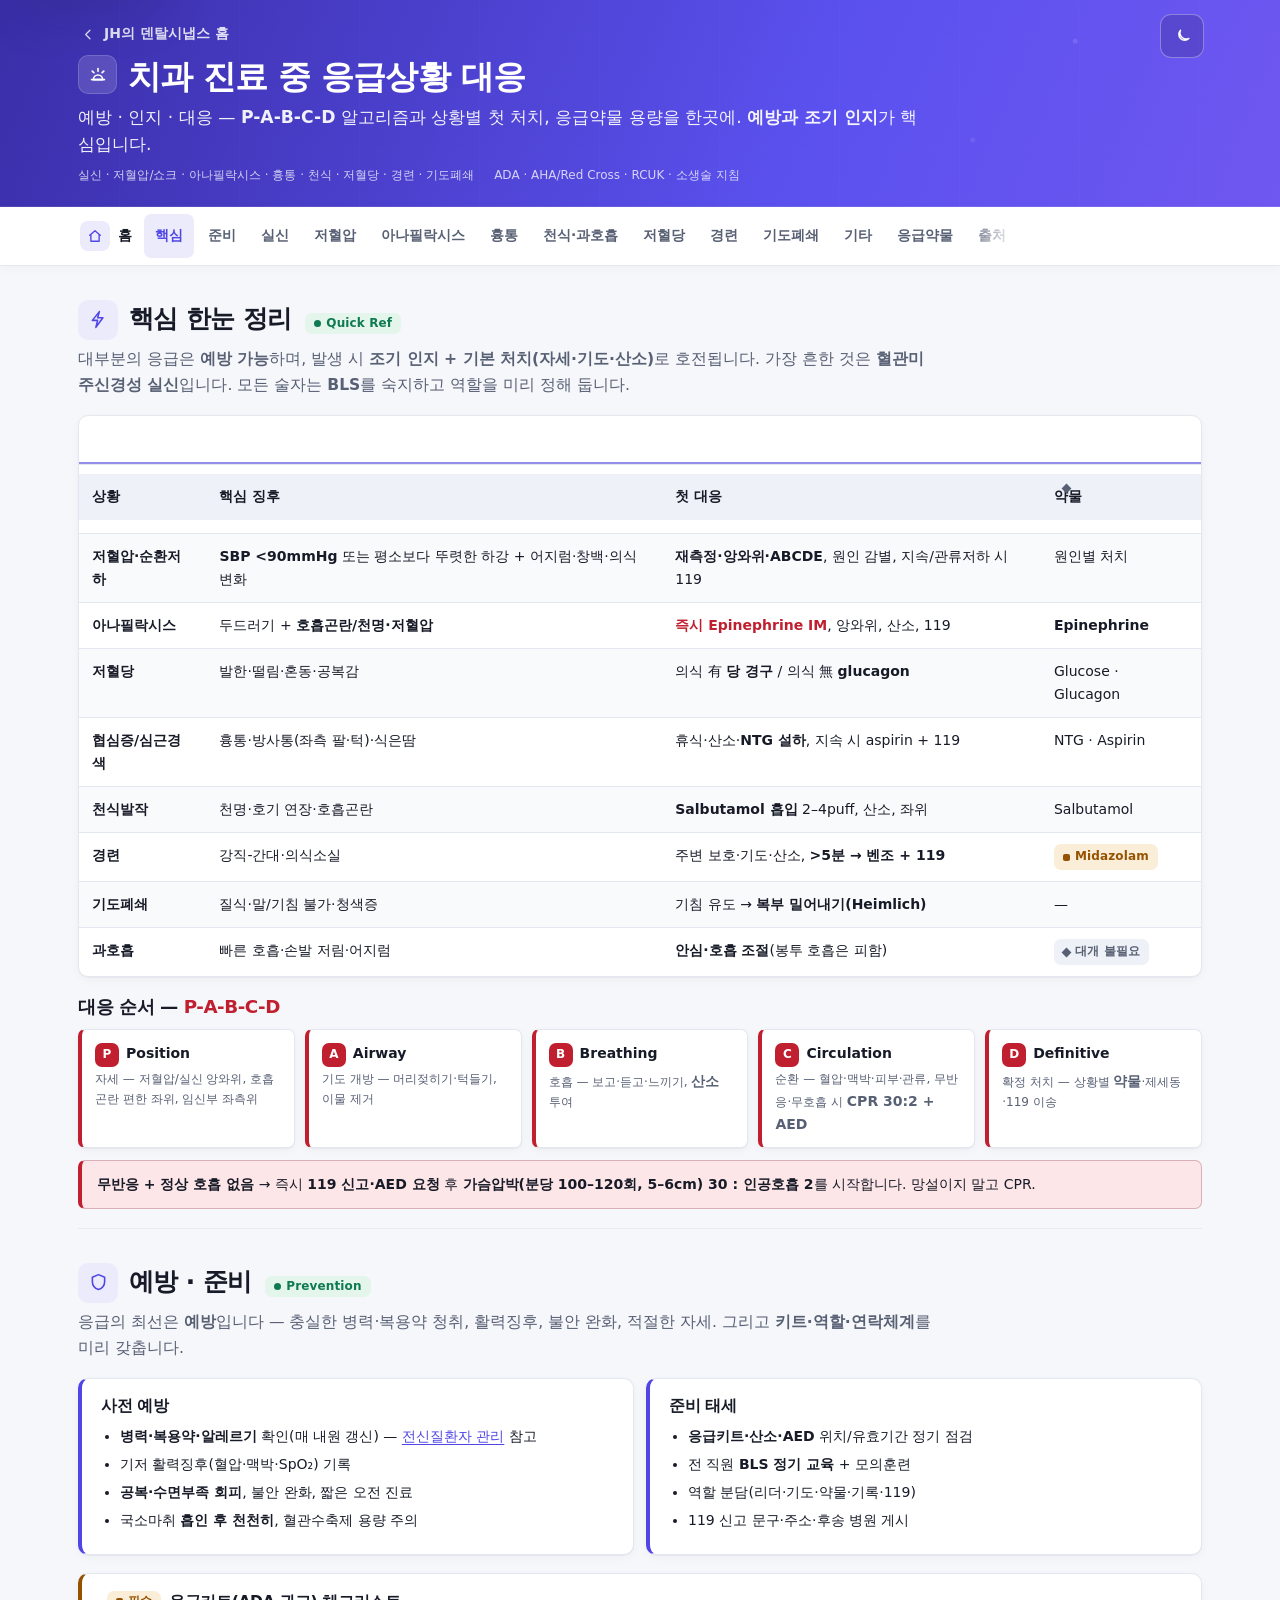
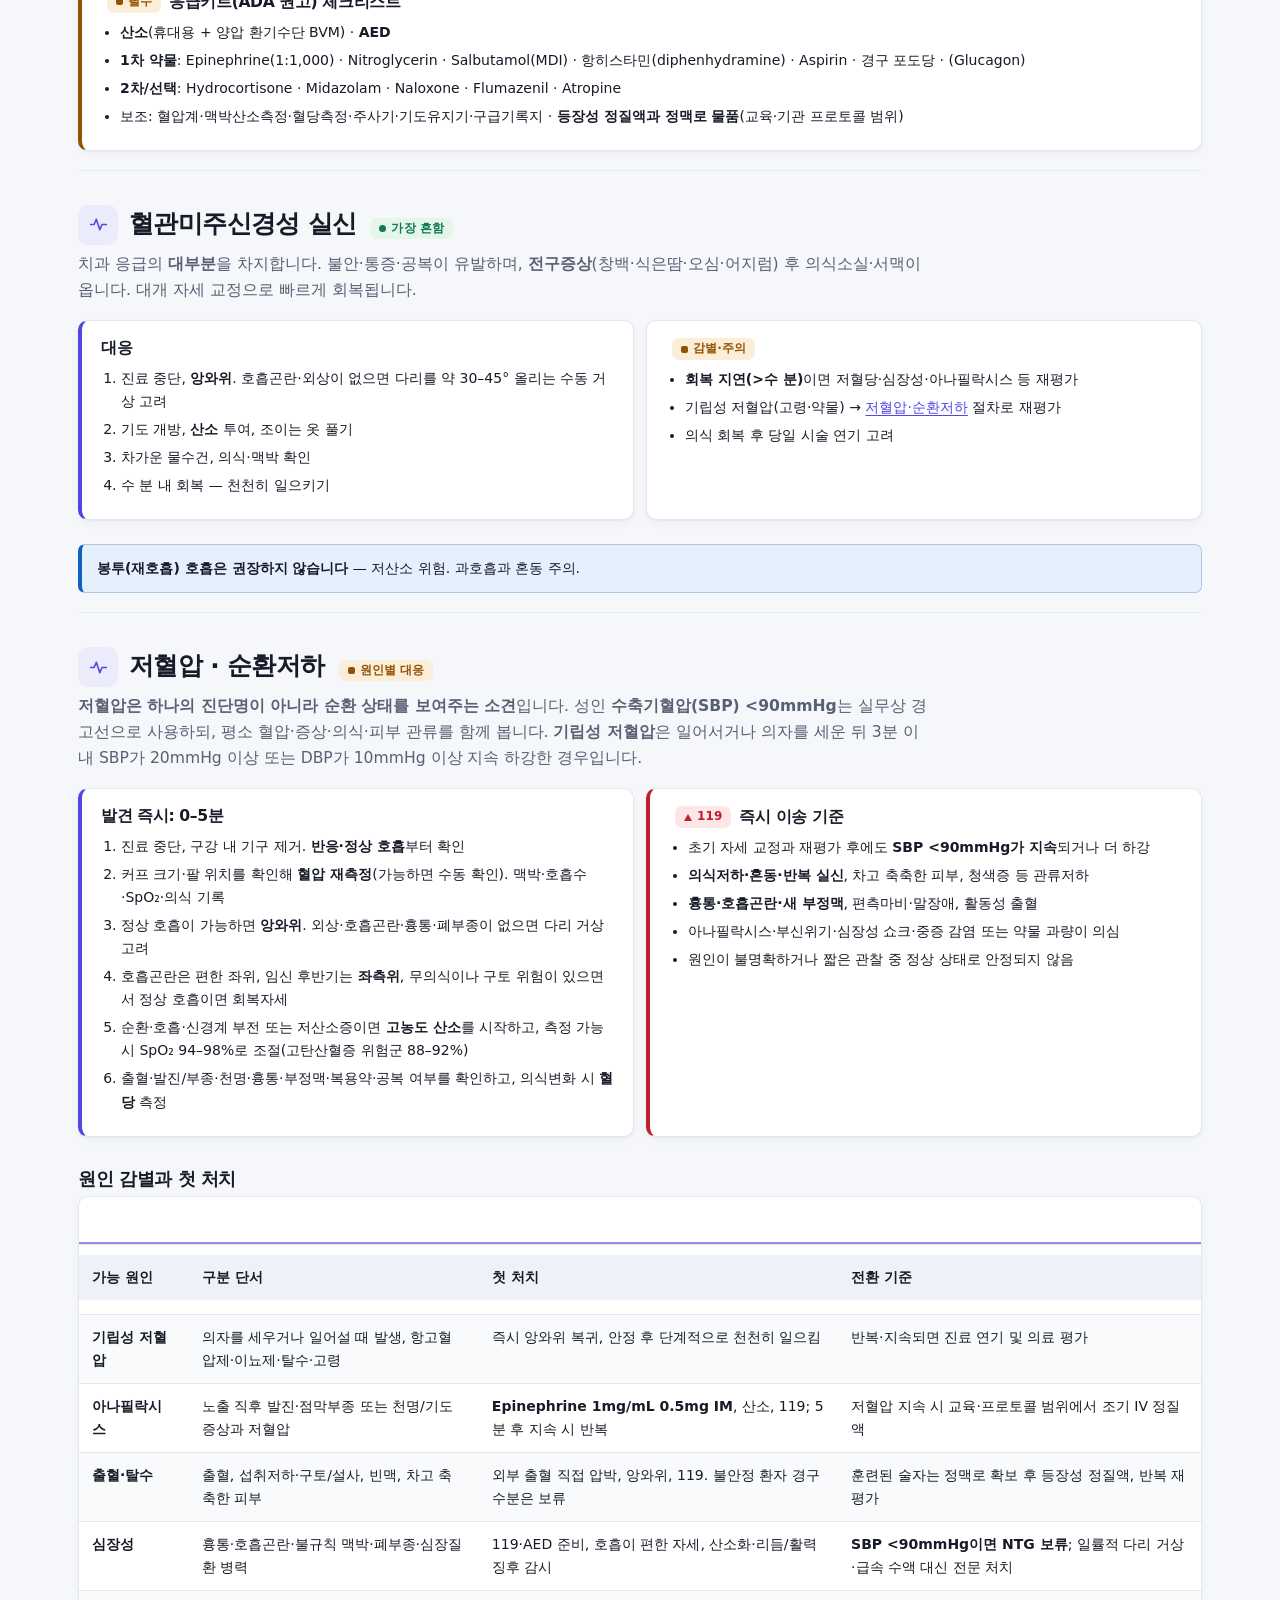
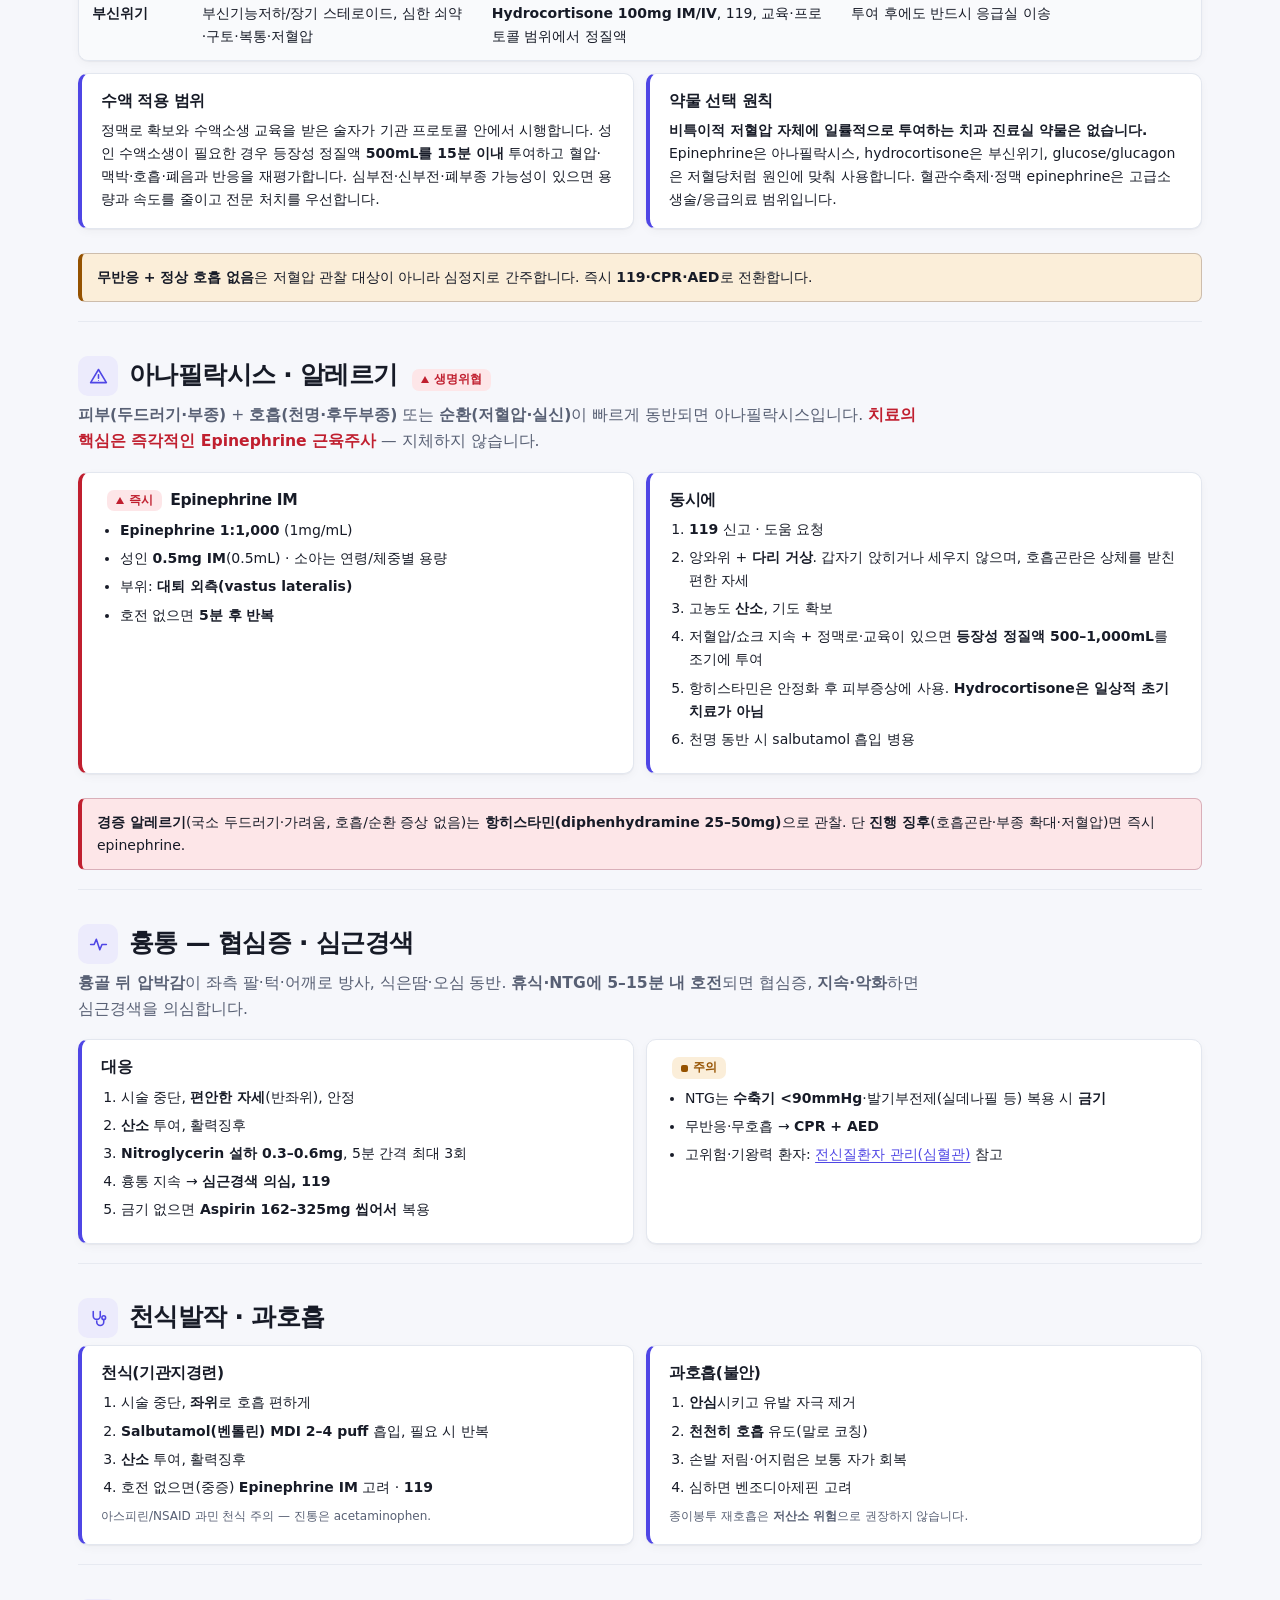
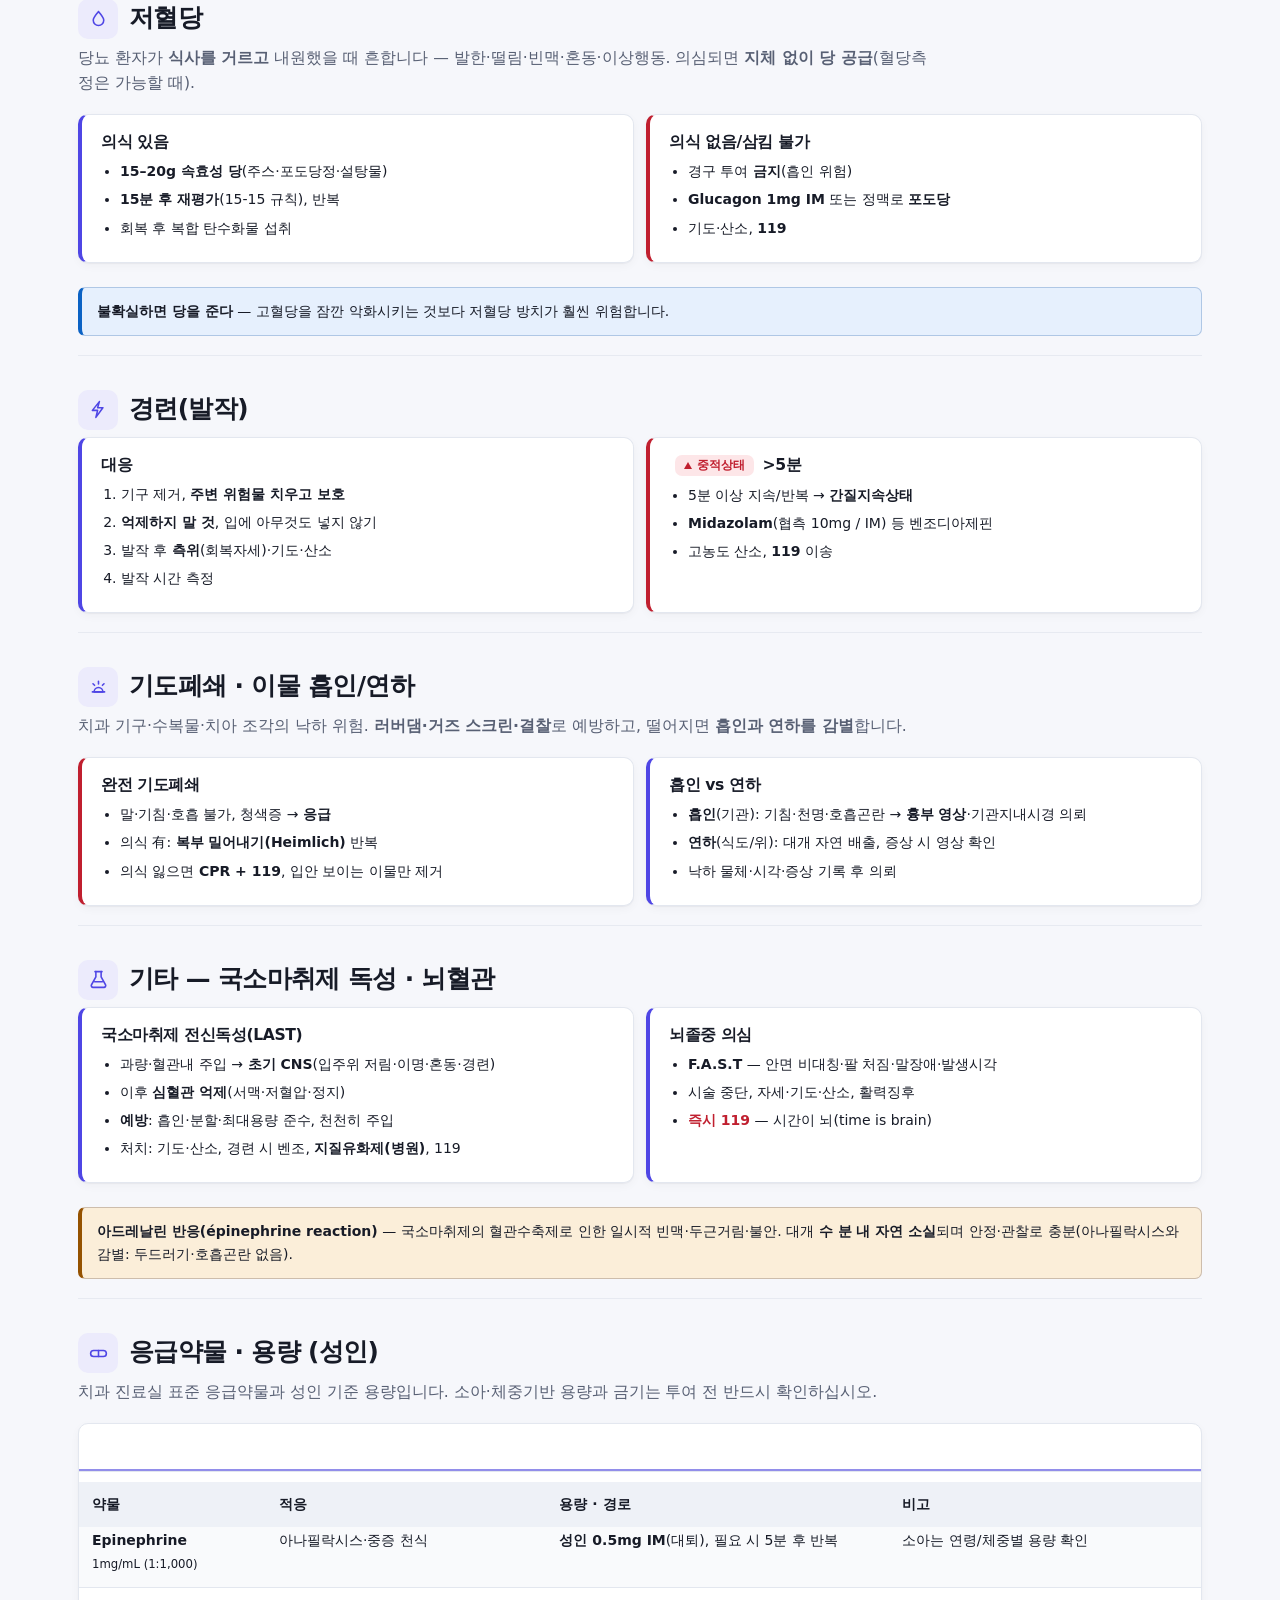
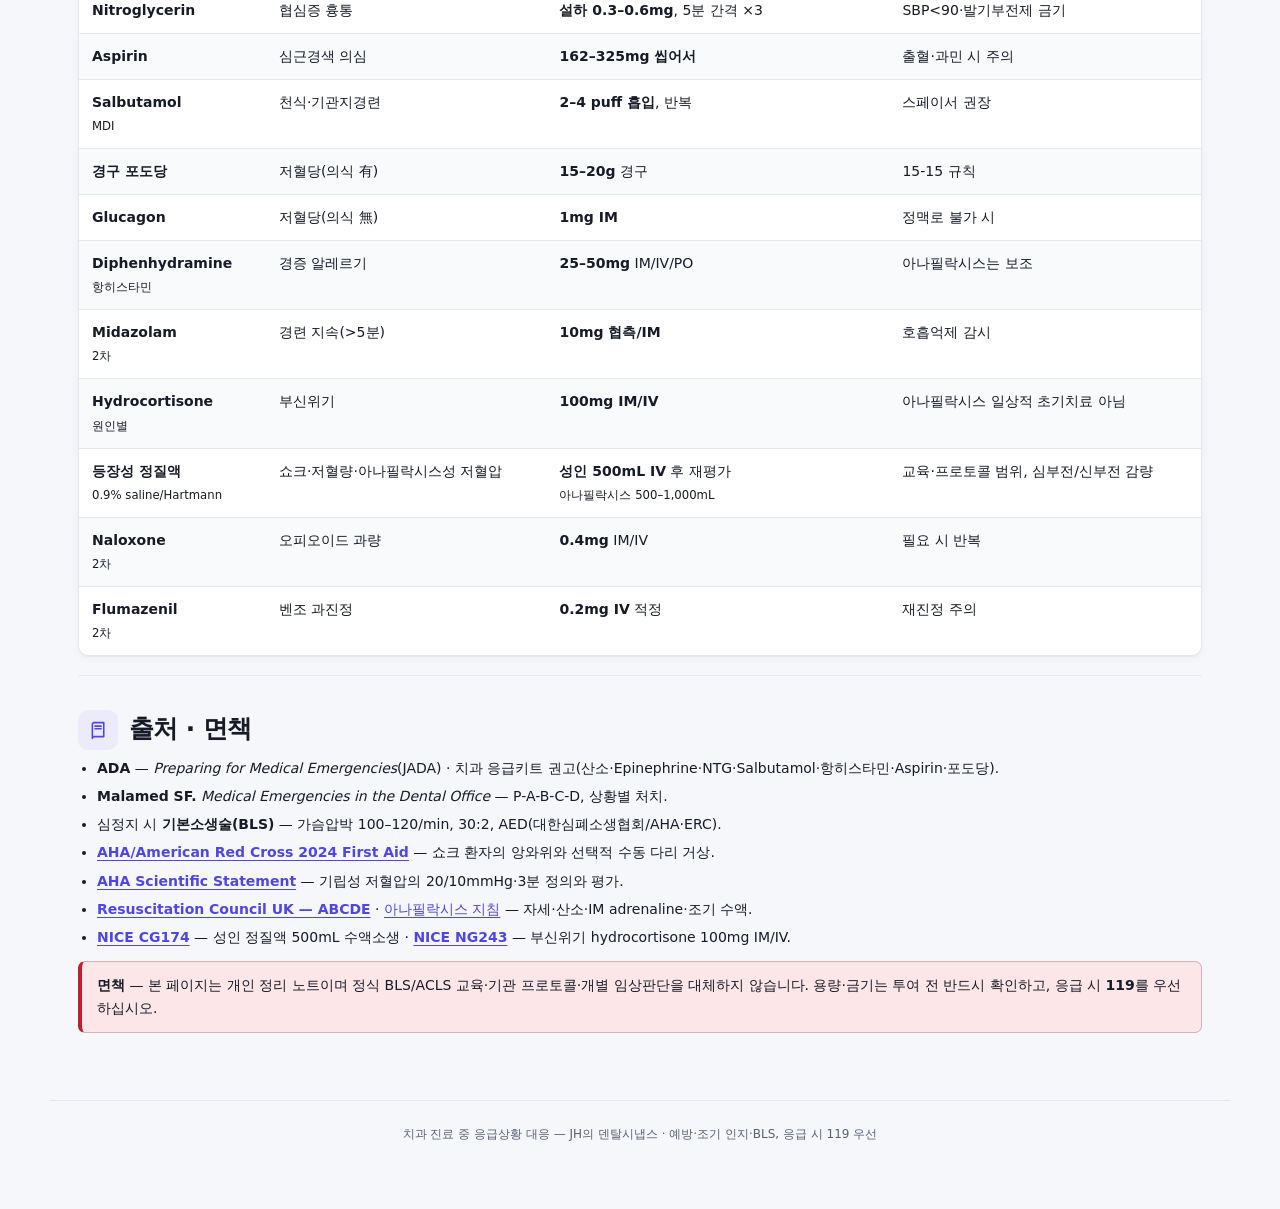
<file: emergency.html>
<!DOCTYPE html>
<html lang="ko" data-theme="auto">
<head>
<meta charset="UTF-8" />
<meta name="viewport" content="width=device-width, initial-scale=1.0" />
<title>치과 진료 중 응급상황 대응 — JH의 덴탈시냅스</title>
<meta name="description" content="치과 진료실 의료 응급상황 대응 — 실신·저혈압·쇼크·아나필락시스·저혈당·흉통·천식·경련·기도폐쇄 인지와 P-A-B-C-D 알고리즘, 응급약물 용량, 응급키트 체크리스트" />
<meta name="theme-color" content="#4f46e5" />
<link rel="icon" href="assets/favicon.svg" type="image/svg+xml" />
<link rel="stylesheet" href="assets/theme.css?v=7" />
<style>
  h2 .badge,h3 .badge{margin-left:6px}
  ol.steps{margin:6px 0 0;padding-left:20px;font-size:var(--text-sm)} ol.steps li{margin:5px 0}
  .abcd{display:flex;flex-wrap:wrap;gap:10px;margin:10px 0}
  .abcd .step{flex:1 1 150px;background:var(--surface);border:1px solid var(--line);border-left:4px solid var(--danger);
    border-radius:var(--r-sm);padding:11px 13px;box-shadow:var(--shadow-sm)}
  .abcd .step .l{display:inline-grid;place-items:center;width:24px;height:24px;border-radius:7px;background:var(--danger);
    color:#fff;font-weight:800;font-size:var(--text-xs);margin-right:7px}
  .abcd .step b{font-size:var(--text-sm)} .abcd .step small{display:block;color:var(--ink-2);font-size:var(--text-xs);margin-top:3px}
  .kbd{font-weight:800;color:var(--danger)}
</style>
</head>
<body>

<header class="hero">
  <button class="themebtn hero-toggle" id="theme" aria-label="다크 모드로 전환"><svg aria-hidden="true"><use href="assets/icons.svg#i-moon"/></svg></button>
  <div class="wrap">
    <a class="crumb" href="index.html"><svg aria-hidden="true"><use href="assets/icons.svg#i-arrow-left"/></svg> JH의 덴탈시냅스 홈</a>
    <h1><span class="logo"><svg aria-hidden="true"><use href="assets/icons.svg#i-siren"/></svg></span>치과 진료 중 응급상황 대응</h1>
    <p class="sub">예방 · 인지 · 대응 — <b>P-A-B-C-D</b> 알고리즘과 상황별 첫 처치, 응급약물 용량을 한곳에. <b>예방과 조기 인지</b>가 핵심입니다.</p>
    <div class="meta-row">
      <span>실신 · 저혈압/쇼크 · 아나필락시스 · 흉통 · 천식 · 저혈당 · 경련 · 기도폐쇄</span>
      <span>ADA · AHA/Red Cross · RCUK · 소생술 지침</span>
    </div>
  </div>
</header>

<div class="topbar">
  <div class="wrap topbar-inner">
    <a class="brand" href="index.html"><span class="logo"><svg aria-hidden="true"><use href="assets/icons.svg#i-home"/></svg></span>홈</a>
    <nav class="links" aria-label="섹션 바로가기">
      <a href="#quick">핵심</a><a href="#prepare">준비</a><a href="#syncope">실신</a><a href="#hypotension">저혈압</a><a href="#anaphylaxis">아나필락시스</a>
      <a href="#cardiac">흉통</a><a href="#respiratory">천식·과호흡</a><a href="#hypoglycemia">저혈당</a><a href="#seizure">경련</a>
      <a href="#airway">기도폐쇄</a><a href="#other">기타</a><a href="#drugs">응급약물</a><a href="#sources">출처</a>
    </nav>
    <div class="spacer"></div>
  </div>
</div>

<main class="wrap">

  <!-- 핵심 -->
  <section id="quick">
    <div class="sec-head"><span class="ic"><svg aria-hidden="true"><use href="assets/icons.svg#i-bolt"/></svg></span><h2>핵심 한눈 정리 <span class="badge rec">Quick Ref</span></h2></div>
    <p class="sec-desc">대부분의 응급은 <b>예방 가능</b>하며, 발생 시 <b>조기 인지 + 기본 처치(자세·기도·산소)</b>로 호전됩니다. 가장 흔한 것은 <b>혈관미주신경성 실신</b>입니다. 모든 술자는 <b>BLS</b>를 숙지하고 역할을 미리 정해 둡니다.</p>
    <div class="tablewrap flat"><table class="cards">
      <caption class="sr-only">치과 진료 중 흔한 응급상황별 핵심 징후·첫 대응·약물</caption>
      <thead><tr><th scope="col">상황</th><th scope="col">핵심 징후</th><th scope="col">첫 대응</th><th scope="col">약물</th></tr></thead>
      <tbody>
        <tr><td data-label="상황"><b>실신</b><br/><small>vasovagal</small></td><td data-label="징후">창백·식은땀·어지럼 → 의식소실·서맥</td><td data-label="대응"><b>앙와위</b>, 조건이 맞으면 다리 거상, 회복 확인</td><td data-label="약물"><span class="badge lim">대개 불필요</span></td></tr>
        <tr><td data-label="상황"><b>저혈압·순환저하</b></td><td data-label="징후"><b>SBP &lt;90mmHg</b> 또는 평소보다 뚜렷한 하강 + 어지럼·창백·의식변화</td><td data-label="대응"><b>재측정·앙와위·ABCDE</b>, 원인 감별, 지속/관류저하 시 119</td><td data-label="약물">원인별 처치</td></tr>
        <tr><td data-label="상황"><b>아나필락시스</b></td><td data-label="징후">두드러기 + <b>호흡곤란/천명·저혈압</b></td><td data-label="대응"><span class="em">즉시 Epinephrine IM</span>, 앙와위, 산소, 119</td><td data-label="약물"><b>Epinephrine</b></td></tr>
        <tr><td data-label="상황"><b>저혈당</b></td><td data-label="징후">발한·떨림·혼동·공복감</td><td data-label="대응">의식 有 <b>당 경구</b> / 의식 無 <b>glucagon</b></td><td data-label="약물">Glucose · Glucagon</td></tr>
        <tr><td data-label="상황"><b>협심증/심근경색</b></td><td data-label="징후">흉통·방사통(좌측 팔·턱)·식은땀</td><td data-label="대응">휴식·산소·<b>NTG 설하</b>, 지속 시 aspirin + 119</td><td data-label="약물">NTG · Aspirin</td></tr>
        <tr><td data-label="상황"><b>천식발작</b></td><td data-label="징후">천명·호기 연장·호흡곤란</td><td data-label="대응"><b>Salbutamol 흡입</b> 2–4puff, 산소, 좌위</td><td data-label="약물">Salbutamol</td></tr>
        <tr><td data-label="상황"><b>경련</b></td><td data-label="징후">강직-간대·의식소실</td><td data-label="대응">주변 보호·기도·산소, <b>&gt;5분 → 벤조 + 119</b></td><td data-label="약물"><span class="badge exp">Midazolam</span></td></tr>
        <tr><td data-label="상황"><b>기도폐쇄</b></td><td data-label="징후">질식·말/기침 불가·청색증</td><td data-label="대응">기침 유도 → <b>복부 밀어내기(Heimlich)</b></td><td data-label="약물">—</td></tr>
        <tr><td data-label="상황"><b>과호흡</b></td><td data-label="징후">빠른 호흡·손발 저림·어지럼</td><td data-label="대응"><b>안심·호흡 조절</b>(봉투 호흡은 피함)</td><td data-label="약물"><span class="badge lim">대개 불필요</span></td></tr>
      </tbody>
    </table></div>
    <h3 style="margin:18px 0 4px">대응 순서 — <span class="kbd">P-A-B-C-D</span></h3>
    <div class="abcd">
      <div class="step"><b><span class="l">P</span>Position</b><small>자세 — 저혈압/실신 앙와위, 호흡곤란 편한 좌위, 임신부 좌측위</small></div>
      <div class="step"><b><span class="l">A</span>Airway</b><small>기도 개방 — 머리젖히기·턱들기, 이물 제거</small></div>
      <div class="step"><b><span class="l">B</span>Breathing</b><small>호흡 — 보고·듣고·느끼기, <b>산소</b> 투여</small></div>
      <div class="step"><b><span class="l">C</span>Circulation</b><small>순환 — 혈압·맥박·피부·관류, 무반응·무호흡 시 <b>CPR 30:2 + AED</b></small></div>
      <div class="step"><b><span class="l">D</span>Definitive</b><small>확정 처치 — 상황별 <b>약물</b>·제세동·119 이송</small></div>
    </div>
    <div class="callout danger"><b>무반응 + 정상 호흡 없음</b> → 즉시 <b>119 신고·AED 요청</b> 후 <b>가슴압박(분당 100–120회, 5–6cm) 30 : 인공호흡 2</b>를 시작합니다. 망설이지 말고 CPR.</div>
  </section>

  <!-- 준비 -->
  <section id="prepare">
    <div class="sec-head"><span class="ic"><svg aria-hidden="true"><use href="assets/icons.svg#i-shield"/></svg></span><h2>예방 · 준비 <span class="badge rec">Prevention</span></h2></div>
    <p class="sec-desc">응급의 최선은 <b>예방</b>입니다 — 충실한 병력·복용약 청취, 활력징후, 불안 완화, 적절한 자세. 그리고 <b>키트·역할·연락체계</b>를 미리 갖춥니다.</p>
    <div class="cols">
      <div class="card bl"><h3>사전 예방</h3>
        <ul class="tight">
          <li><b>병력·복용약·알레르기</b> 확인(매 내원 갱신) — <a href="systemic.html">전신질환자 관리</a> 참고</li>
          <li>기저 활력징후(혈압·맥박·SpO₂) 기록</li>
          <li><b>공복·수면부족 회피</b>, 불안 완화, 짧은 오전 진료</li>
          <li>국소마취 <b>흡인 후 천천히</b>, 혈관수축제 용량 주의</li>
        </ul></div>
      <div class="card bl"><h3>준비 태세</h3>
        <ul class="tight">
          <li><b>응급키트·산소·AED</b> 위치/유효기간 정기 점검</li>
          <li>전 직원 <b>BLS 정기 교육</b> + 모의훈련</li>
          <li>역할 분담(리더·기도·약물·기록·119)</li>
          <li>119 신고 문구·주소·후송 병원 게시</li>
        </ul></div>
    </div>
    <div class="card" style="border-left:4px solid var(--warning);margin-top:6px"><h3><span class="badge exp">필수</span> 응급키트(ADA 권고) 체크리스트</h3>
      <ul class="tight">
        <li><b>산소</b>(휴대용 + 양압 환기수단 BVM) · <b>AED</b></li>
        <li><b>1차 약물</b>: Epinephrine(1:1,000) · Nitroglycerin · Salbutamol(MDI) · 항히스타민(diphenhydramine) · Aspirin · 경구 포도당 · (Glucagon)</li>
        <li><b>2차/선택</b>: Hydrocortisone · Midazolam · Naloxone · Flumazenil · Atropine</li>
        <li>보조: 혈압계·맥박산소측정·혈당측정·주사기·기도유지기·구급기록지 · <b>등장성 정질액과 정맥로 물품</b>(교육·기관 프로토콜 범위)</li>
      </ul></div>
  </section>

  <!-- 실신 -->
  <section id="syncope">
    <div class="sec-head"><span class="ic"><svg aria-hidden="true"><use href="assets/icons.svg#i-activity"/></svg></span><h2>혈관미주신경성 실신 <span class="badge rec">가장 흔함</span></h2></div>
    <p class="sec-desc">치과 응급의 <b>대부분</b>을 차지합니다. 불안·통증·공복이 유발하며, <b>전구증상</b>(창백·식은땀·오심·어지럼) 후 의식소실·서맥이 옵니다. 대개 자세 교정으로 빠르게 회복됩니다.</p>
    <div class="cols">
      <div class="card bl"><h3>대응</h3>
        <ol class="steps">
          <li>진료 중단, <b>앙와위</b>. 호흡곤란·외상이 없으면 다리를 약 30–45° 올리는 수동 거상 고려</li>
          <li>기도 개방, <b>산소</b> 투여, 조이는 옷 풀기</li>
          <li>차가운 물수건, 의식·맥박 확인</li>
          <li>수 분 내 회복 — 천천히 일으키기</li>
        </ol></div>
      <div class="card"><h3><span class="badge exp">감별·주의</span></h3>
        <ul class="tight">
          <li><b>회복 지연(&gt;수 분)</b>이면 저혈당·심장성·아나필락시스 등 재평가</li>
          <li>기립성 저혈압(고령·약물) → <a href="#hypotension">저혈압·순환저하</a> 절차로 재평가</li>
          <li>의식 회복 후 당일 시술 연기 고려</li>
        </ul></div>
    </div>
    <div class="callout"><b>봉투(재호흡) 호흡은 권장하지 않습니다</b> — 저산소 위험. 과호흡과 혼동 주의.</div>
  </section>

  <!-- 저혈압 -->
  <section id="hypotension">
    <div class="sec-head"><span class="ic"><svg aria-hidden="true"><use href="assets/icons.svg#i-activity"/></svg></span><h2>저혈압 · 순환저하 <span class="badge exp">원인별 대응</span></h2></div>
    <p class="sec-desc"><b>저혈압은 하나의 진단명이 아니라 순환 상태를 보여주는 소견</b>입니다. 성인 <b>수축기혈압(SBP) &lt;90mmHg</b>는 실무상 경고선으로 사용하되, 평소 혈압·증상·의식·피부 관류를 함께 봅니다. <b>기립성 저혈압</b>은 일어서거나 의자를 세운 뒤 3분 이내 SBP가 20mmHg 이상 또는 DBP가 10mmHg 이상 지속 하강한 경우입니다.</p>

    <div class="cols">
      <div class="card bl"><h3>발견 즉시: 0–5분</h3>
        <ol class="steps">
          <li>진료 중단, 구강 내 기구 제거. <b>반응·정상 호흡</b>부터 확인</li>
          <li>커프 크기·팔 위치를 확인해 <b>혈압 재측정</b>(가능하면 수동 확인). 맥박·호흡수·SpO₂·의식 기록</li>
          <li>정상 호흡이 가능하면 <b>앙와위</b>. 외상·호흡곤란·흉통·폐부종이 없으면 다리 거상 고려</li>
          <li>호흡곤란은 편한 좌위, 임신 후반기는 <b>좌측위</b>, 무의식이나 구토 위험이 있으면서 정상 호흡이면 회복자세</li>
          <li>순환·호흡·신경계 부전 또는 저산소증이면 <b>고농도 산소</b>를 시작하고, 측정 가능 시 SpO₂ 94–98%로 조절(고탄산혈증 위험군 88–92%)</li>
          <li>출혈·발진/부종·천명·흉통·부정맥·복용약·공복 여부를 확인하고, 의식변화 시 <b>혈당</b> 측정</li>
        </ol></div>
      <div class="card" style="border-left:4px solid var(--danger)"><h3><span class="badge dgr">119</span> 즉시 이송 기준</h3>
        <ul class="tight">
          <li>초기 자세 교정과 재평가 후에도 <b>SBP &lt;90mmHg가 지속</b>되거나 더 하강</li>
          <li><b>의식저하·혼동·반복 실신</b>, 차고 축축한 피부, 청색증 등 관류저하</li>
          <li><b>흉통·호흡곤란·새 부정맥</b>, 편측마비·말장애, 활동성 출혈</li>
          <li>아나필락시스·부신위기·심장성 쇼크·중증 감염 또는 약물 과량이 의심</li>
          <li>원인이 불명확하거나 짧은 관찰 중 정상 상태로 안정되지 않음</li>
        </ul></div>
    </div>

    <h3 style="margin:18px 0 6px">원인 감별과 첫 처치</h3>
    <div class="tablewrap flat"><table class="cards">
      <caption class="sr-only">저혈압 원인별 단서와 치과 진료실 첫 처치</caption>
      <thead><tr><th scope="col">가능 원인</th><th scope="col">구분 단서</th><th scope="col">첫 처치</th><th scope="col">전환 기준</th></tr></thead>
      <tbody>
        <tr><td data-label="원인"><b>혈관미주신경성</b></td><td data-label="단서">불안·통증 직후, 오심·창백·발한, 서맥 경향</td><td data-label="첫 처치">앙와위, 필요 시 다리 거상, 기도·산소화·활력징후 확인</td><td data-label="전환">수 분 내 빠른 회복이 없으면 다른 원인 재평가</td></tr>
        <tr><td data-label="원인"><b>기립성 저혈압</b></td><td data-label="단서">의자를 세우거나 일어설 때 발생, 항고혈압제·이뇨제·탈수·고령</td><td data-label="첫 처치">즉시 앙와위 복귀, 안정 후 단계적으로 천천히 일으킴</td><td data-label="전환">반복·지속되면 진료 연기 및 의료 평가</td></tr>
        <tr><td data-label="원인"><b>아나필락시스</b></td><td data-label="단서">노출 직후 발진·점막부종 또는 천명/기도증상과 저혈압</td><td data-label="첫 처치"><b>Epinephrine 1mg/mL 0.5mg IM</b>, 산소, 119; 5분 후 지속 시 반복</td><td data-label="전환">저혈압 지속 시 교육·프로토콜 범위에서 조기 IV 정질액</td></tr>
        <tr><td data-label="원인"><b>출혈·탈수</b></td><td data-label="단서">출혈, 섭취저하·구토/설사, 빈맥, 차고 축축한 피부</td><td data-label="첫 처치">외부 출혈 직접 압박, 앙와위, 119. 불안정 환자 경구 수분은 보류</td><td data-label="전환">훈련된 술자는 정맥로 확보 후 등장성 정질액, 반복 재평가</td></tr>
        <tr><td data-label="원인"><b>심장성</b></td><td data-label="단서">흉통·호흡곤란·불규칙 맥박·폐부종·심장질환 병력</td><td data-label="첫 처치">119·AED 준비, 호흡이 편한 자세, 산소화·리듬/활력징후 감시</td><td data-label="전환"><b>SBP &lt;90mmHg이면 NTG 보류</b>; 일률적 다리 거상·급속 수액 대신 전문 처치</td></tr>
        <tr><td data-label="원인"><b>부신위기</b></td><td data-label="단서">부신기능저하/장기 스테로이드, 심한 쇠약·구토·복통·저혈압</td><td data-label="첫 처치"><b>Hydrocortisone 100mg IM/IV</b>, 119, 교육·프로토콜 범위에서 정질액</td><td data-label="전환">투여 후에도 반드시 응급실 이송</td></tr>
      </tbody>
    </table></div>

    <div class="cols" style="margin-top:10px">
      <div class="card bl"><h3>수액 적용 범위</h3><p style="margin:0;font-size:var(--text-sm)">정맥로 확보와 수액소생 교육을 받은 술자가 기관 프로토콜 안에서 시행합니다. 성인 수액소생이 필요한 경우 등장성 정질액 <b>500mL를 15분 이내</b> 투여하고 혈압·맥박·호흡·폐음과 반응을 재평가합니다. 심부전·신부전·폐부종 가능성이 있으면 용량과 속도를 줄이고 전문 처치를 우선합니다.</p></div>
      <div class="card bl"><h3>약물 선택 원칙</h3><p style="margin:0;font-size:var(--text-sm)"><b>비특이적 저혈압 자체에 일률적으로 투여하는 치과 진료실 약물은 없습니다.</b> Epinephrine은 아나필락시스, hydrocortisone은 부신위기, glucose/glucagon은 저혈당처럼 원인에 맞춰 사용합니다. 혈관수축제·정맥 epinephrine은 고급소생술/응급의료 범위입니다.</p></div>
    </div>
    <div class="callout warn"><b>무반응 + 정상 호흡 없음</b>은 저혈압 관찰 대상이 아니라 심정지로 간주합니다. 즉시 <b>119·CPR·AED</b>로 전환합니다.</div>
  </section>

  <!-- 아나필락시스 -->
  <section id="anaphylaxis">
    <div class="sec-head"><span class="ic"><svg aria-hidden="true"><use href="assets/icons.svg#i-alert"/></svg></span><h2>아나필락시스 · 알레르기 <span class="badge dgr">생명위협</span></h2></div>
    <p class="sec-desc"><b>피부(두드러기·부종)</b> + <b>호흡(천명·후두부종)</b> 또는 <b>순환(저혈압·실신)</b>이 빠르게 동반되면 아나필락시스입니다. <span class="em">치료의 핵심은 즉각적인 Epinephrine 근육주사</span> — 지체하지 않습니다.</p>
    <div class="cols">
      <div class="card" style="border-left:4px solid var(--danger)"><h3><span class="badge dgr">즉시</span> Epinephrine IM</h3>
        <ul class="tight">
          <li><b>Epinephrine 1:1,000</b> (1mg/mL)</li>
          <li>성인 <b>0.5mg IM</b>(0.5mL) · 소아는 연령/체중별 용량</li>
          <li>부위: <b>대퇴 외측(vastus lateralis)</b></li>
          <li>호전 없으면 <b>5분 후 반복</b></li>
        </ul></div>
      <div class="card bl"><h3>동시에</h3>
        <ol class="steps">
          <li><b>119</b> 신고 · 도움 요청</li>
          <li>앙와위 + <b>다리 거상</b>. 갑자기 앉히거나 세우지 않으며, 호흡곤란은 상체를 받친 편한 자세</li>
          <li>고농도 <b>산소</b>, 기도 확보</li>
          <li>저혈압/쇼크 지속 + 정맥로·교육이 있으면 <b>등장성 정질액 500–1,000mL</b>를 조기에 투여</li>
          <li>항히스타민은 안정화 후 피부증상에 사용. <b>Hydrocortisone은 일상적 초기치료가 아님</b></li>
          <li>천명 동반 시 salbutamol 흡입 병용</li>
        </ol></div>
    </div>
    <div class="callout danger"><b>경증 알레르기</b>(국소 두드러기·가려움, 호흡/순환 증상 없음)는 <b>항히스타민(diphenhydramine 25–50mg)</b>으로 관찰. 단 <b>진행 징후</b>(호흡곤란·부종 확대·저혈압)면 즉시 epinephrine.</div>
  </section>

  <!-- 흉통 -->
  <section id="cardiac">
    <div class="sec-head"><span class="ic"><svg aria-hidden="true"><use href="assets/icons.svg#i-activity"/></svg></span><h2>흉통 — 협심증 · 심근경색</h2></div>
    <p class="sec-desc"><b>흉골 뒤 압박감</b>이 좌측 팔·턱·어깨로 방사, 식은땀·오심 동반. <b>휴식·NTG에 5–15분 내 호전</b>되면 협심증, <b>지속·악화</b>하면 심근경색을 의심합니다.</p>
    <div class="cols">
      <div class="card bl"><h3>대응</h3>
        <ol class="steps">
          <li>시술 중단, <b>편안한 자세</b>(반좌위), 안정</li>
          <li><b>산소</b> 투여, 활력징후</li>
          <li><b>Nitroglycerin 설하 0.3–0.6mg</b>, 5분 간격 최대 3회</li>
          <li>흉통 지속 → <b>심근경색 의심, 119</b></li>
          <li>금기 없으면 <b>Aspirin 162–325mg 씹어서</b> 복용</li>
        </ol></div>
      <div class="card"><h3><span class="badge exp">주의</span></h3>
        <ul class="tight">
          <li>NTG는 <b>수축기 &lt;90mmHg</b>·발기부전제(실데나필 등) 복용 시 <b>금기</b></li>
          <li>무반응·무호흡 → <b>CPR + AED</b></li>
          <li>고위험·기왕력 환자: <a href="systemic.html">전신질환자 관리(심혈관)</a> 참고</li>
        </ul></div>
    </div>
  </section>

  <!-- 천식·과호흡 -->
  <section id="respiratory">
    <div class="sec-head"><span class="ic"><svg aria-hidden="true"><use href="assets/icons.svg#i-stethoscope"/></svg></span><h2>천식발작 · 과호흡</h2></div>
    <div class="cols">
      <div class="card bl"><h3>천식(기관지경련)</h3>
        <ol class="steps">
          <li>시술 중단, <b>좌위</b>로 호흡 편하게</li>
          <li><b>Salbutamol(벤톨린) MDI 2–4 puff</b> 흡입, 필요 시 반복</li>
          <li><b>산소</b> 투여, 활력징후</li>
          <li>호전 없으면(중증) <b>Epinephrine IM</b> 고려 · <b>119</b></li>
        </ol>
        <p style="margin:8px 0 0;font-size:var(--text-xs);color:var(--ink-2)">아스피린/NSAID 과민 천식 주의 — 진통은 acetaminophen.</p>
      </div>
      <div class="card bl"><h3>과호흡(불안)</h3>
        <ol class="steps">
          <li><b>안심</b>시키고 유발 자극 제거</li>
          <li><b>천천히 호흡</b> 유도(말로 코칭)</li>
          <li>손발 저림·어지럼은 보통 자가 회복</li>
          <li>심하면 벤조디아제핀 고려</li>
        </ol>
        <p style="margin:8px 0 0;font-size:var(--text-xs);color:var(--ink-2)">종이봉투 재호흡은 <b>저산소 위험</b>으로 권장하지 않습니다.</p>
      </div>
    </div>
  </section>

  <!-- 저혈당 -->
  <section id="hypoglycemia">
    <div class="sec-head"><span class="ic"><svg aria-hidden="true"><use href="assets/icons.svg#i-droplet"/></svg></span><h2>저혈당</h2></div>
    <p class="sec-desc">당뇨 환자가 <b>식사를 거르고</b> 내원했을 때 흔합니다 — 발한·떨림·빈맥·혼동·이상행동. 의심되면 <b>지체 없이 당 공급</b>(혈당측정은 가능할 때).</p>
    <div class="cols">
      <div class="card bl"><h3>의식 있음</h3>
        <ul class="tight">
          <li><b>15–20g 속효성 당</b>(주스·포도당정·설탕물)</li>
          <li><b>15분 후 재평가</b>(15-15 규칙), 반복</li>
          <li>회복 후 복합 탄수화물 섭취</li>
        </ul></div>
      <div class="card" style="border-left:4px solid var(--danger)"><h3>의식 없음/삼킴 불가</h3>
        <ul class="tight">
          <li>경구 투여 <b>금지</b>(흡인 위험)</li>
          <li><b>Glucagon 1mg IM</b> 또는 정맥로 <b>포도당</b></li>
          <li>기도·산소, <b>119</b></li>
        </ul></div>
    </div>
    <div class="callout"><b>불확실하면 당을 준다</b> — 고혈당을 잠깐 악화시키는 것보다 저혈당 방치가 훨씬 위험합니다.</div>
  </section>

  <!-- 경련 -->
  <section id="seizure">
    <div class="sec-head"><span class="ic"><svg aria-hidden="true"><use href="assets/icons.svg#i-bolt"/></svg></span><h2>경련(발작)</h2></div>
    <div class="cols">
      <div class="card bl"><h3>대응</h3>
        <ol class="steps">
          <li>기구 제거, <b>주변 위험물 치우고 보호</b></li>
          <li><b>억제하지 말 것</b>, 입에 아무것도 넣지 않기</li>
          <li>발작 후 <b>측위</b>(회복자세)·기도·산소</li>
          <li>발작 시간 측정</li>
        </ol></div>
      <div class="card" style="border-left:4px solid var(--danger)"><h3><span class="badge dgr">중적상태</span> &gt;5분</h3>
        <ul class="tight">
          <li>5분 이상 지속/반복 → <b>간질지속상태</b></li>
          <li><b>Midazolam</b>(협측 10mg / IM) 등 벤조디아제핀</li>
          <li>고농도 산소, <b>119</b> 이송</li>
        </ul></div>
    </div>
  </section>

  <!-- 기도폐쇄 -->
  <section id="airway">
    <div class="sec-head"><span class="ic"><svg aria-hidden="true"><use href="assets/icons.svg#i-siren"/></svg></span><h2>기도폐쇄 · 이물 흡인/연하</h2></div>
    <p class="sec-desc">치과 기구·수복물·치아 조각의 낙하 위험. <b>러버댐·거즈 스크린·결찰</b>로 예방하고, 떨어지면 <b>흡인과 연하를 감별</b>합니다.</p>
    <div class="cols">
      <div class="card" style="border-left:4px solid var(--danger)"><h3>완전 기도폐쇄</h3>
        <ul class="tight">
          <li>말·기침·호흡 불가, 청색증 → <b>응급</b></li>
          <li>의식 有: <b>복부 밀어내기(Heimlich)</b> 반복</li>
          <li>의식 잃으면 <b>CPR + 119</b>, 입안 보이는 이물만 제거</li>
        </ul></div>
      <div class="card bl"><h3>흡인 vs 연하</h3>
        <ul class="tight">
          <li><b>흡인</b>(기관): 기침·천명·호흡곤란 → <b>흉부 영상</b>·기관지내시경 의뢰</li>
          <li><b>연하</b>(식도/위): 대개 자연 배출, 증상 시 영상 확인</li>
          <li>낙하 물체·시각·증상 기록 후 의뢰</li>
        </ul></div>
    </div>
  </section>

  <!-- 기타 -->
  <section id="other">
    <div class="sec-head"><span class="ic"><svg aria-hidden="true"><use href="assets/icons.svg#i-flask"/></svg></span><h2>기타 — 국소마취제 독성 · 뇌혈관</h2></div>
    <div class="cols">
      <div class="card bl"><h3>국소마취제 전신독성(LAST)</h3>
        <ul class="tight">
          <li>과량·혈관내 주입 → <b>초기 CNS</b>(입주위 저림·이명·혼동·경련)</li>
          <li>이후 <b>심혈관 억제</b>(서맥·저혈압·정지)</li>
          <li><b>예방</b>: 흡인·분할·최대용량 준수, 천천히 주입</li>
          <li>처치: 기도·산소, 경련 시 벤조, <b>지질유화제(병원)</b>, 119</li>
        </ul></div>
      <div class="card bl"><h3>뇌졸중 의심</h3>
        <ul class="tight">
          <li><b>F.A.S.T</b> — 안면 비대칭·팔 처짐·말장애·발생시각</li>
          <li>시술 중단, 자세·기도·산소, 활력징후</li>
          <li><span class="em">즉시 119</span> — 시간이 뇌(time is brain)</li>
        </ul></div>
    </div>
    <div class="callout warn"><b>아드레날린 반응(épinephrine reaction)</b> — 국소마취제의 혈관수축제로 인한 일시적 빈맥·두근거림·불안. 대개 <b>수 분 내 자연 소실</b>되며 안정·관찰로 충분(아나필락시스와 감별: 두드러기·호흡곤란 없음).</div>
  </section>

  <!-- 응급약물 -->
  <section id="drugs">
    <div class="sec-head"><span class="ic"><svg aria-hidden="true"><use href="assets/icons.svg#i-pill"/></svg></span><h2>응급약물 · 용량 (성인)</h2></div>
    <p class="sec-desc">치과 진료실 표준 응급약물과 성인 기준 용량입니다. 소아·체중기반 용량과 금기는 투여 전 반드시 확인하십시오.</p>
    <div class="tablewrap flat"><table class="cards">
      <caption class="sr-only">치과 응급약물별 적응·용량·경로·비고</caption>
      <thead><tr><th scope="col">약물</th><th scope="col">적응</th><th scope="col">용량 · 경로</th><th scope="col">비고</th></tr></thead>
      <tbody>
        <tr><td data-label="약물"><b>산소</b></td><td data-label="적응">거의 모든 응급</td><td data-label="용량"><b>6–15 L/min</b> 마스크/BVM</td><td data-label="비고">최우선 보조</td></tr>
        <tr><td data-label="약물"><b>Epinephrine</b><br/><small>1mg/mL (1:1,000)</small></td><td data-label="적응">아나필락시스·중증 천식</td><td data-label="용량"><b>성인 0.5mg IM</b>(대퇴), 필요 시 5분 후 반복</td><td data-label="비고">소아는 연령/체중별 용량 확인</td></tr>
        <tr><td data-label="약물"><b>Nitroglycerin</b></td><td data-label="적응">협심증 흉통</td><td data-label="용량"><b>설하 0.3–0.6mg</b>, 5분 간격 ×3</td><td data-label="비고">SBP&lt;90·발기부전제 금기</td></tr>
        <tr><td data-label="약물"><b>Aspirin</b></td><td data-label="적응">심근경색 의심</td><td data-label="용량"><b>162–325mg 씹어서</b></td><td data-label="비고">출혈·과민 시 주의</td></tr>
        <tr><td data-label="약물"><b>Salbutamol</b><br/><small>MDI</small></td><td data-label="적응">천식·기관지경련</td><td data-label="용량"><b>2–4 puff 흡입</b>, 반복</td><td data-label="비고">스페이서 권장</td></tr>
        <tr><td data-label="약물"><b>경구 포도당</b></td><td data-label="적응">저혈당(의식 有)</td><td data-label="용량"><b>15–20g</b> 경구</td><td data-label="비고">15-15 규칙</td></tr>
        <tr><td data-label="약물"><b>Glucagon</b></td><td data-label="적응">저혈당(의식 無)</td><td data-label="용량"><b>1mg IM</b></td><td data-label="비고">정맥로 불가 시</td></tr>
        <tr><td data-label="약물"><b>Diphenhydramine</b><br/><small>항히스타민</small></td><td data-label="적응">경증 알레르기</td><td data-label="용량"><b>25–50mg</b> IM/IV/PO</td><td data-label="비고">아나필락시스는 보조</td></tr>
        <tr><td data-label="약물"><b>Midazolam</b><br/><small>2차</small></td><td data-label="적응">경련 지속(&gt;5분)</td><td data-label="용량"><b>10mg 협측/IM</b></td><td data-label="비고">호흡억제 감시</td></tr>
        <tr><td data-label="약물"><b>Hydrocortisone</b><br/><small>원인별</small></td><td data-label="적응">부신위기</td><td data-label="용량"><b>100mg IM/IV</b></td><td data-label="비고">아나필락시스 일상적 초기치료 아님</td></tr>
        <tr><td data-label="약물"><b>등장성 정질액</b><br/><small>0.9% saline/Hartmann</small></td><td data-label="적응">쇼크·저혈량·아나필락시스성 저혈압</td><td data-label="용량"><b>성인 500mL IV</b> 후 재평가<br/><small>아나필락시스 500–1,000mL</small></td><td data-label="비고">교육·프로토콜 범위, 심부전/신부전 감량</td></tr>
        <tr><td data-label="약물"><b>Naloxone</b><br/><small>2차</small></td><td data-label="적응">오피오이드 과량</td><td data-label="용량"><b>0.4mg</b> IM/IV</td><td data-label="비고">필요 시 반복</td></tr>
        <tr><td data-label="약물"><b>Flumazenil</b><br/><small>2차</small></td><td data-label="적응">벤조 과진정</td><td data-label="용량"><b>0.2mg IV</b> 적정</td><td data-label="비고">재진정 주의</td></tr>
      </tbody>
    </table></div>
  </section>

  <!-- 출처 -->
  <section id="sources">
    <div class="sec-head"><span class="ic"><svg aria-hidden="true"><use href="assets/icons.svg#i-book"/></svg></span><h2>출처 · 면책</h2></div>
    <ul class="tight" style="font-size:var(--text-sm)">
      <li><b>ADA</b> — <i>Preparing for Medical Emergencies</i>(JADA) · 치과 응급키트 권고(산소·Epinephrine·NTG·Salbutamol·항히스타민·Aspirin·포도당).</li>
      <li><b>Malamed SF.</b> <i>Medical Emergencies in the Dental Office</i> — P-A-B-C-D, 상황별 처치.</li>
      <li>심정지 시 <b>기본소생술(BLS)</b> — 가슴압박 100–120/min, 30:2, AED(대한심폐소생협회/AHA·ERC).</li>
      <li><a href="https://cpr.heart.org/en/resuscitation-science/2024-first-aid-guidelines" target="_blank" rel="noopener"><b>AHA/American Red Cross 2024 First Aid</b></a> — 쇼크 환자의 앙와위와 선택적 수동 다리 거상.</li>
      <li><a href="https://professional.heart.org/en/science-news/orthostatic-hypotension-in-adults-with-hypertension" target="_blank" rel="noopener"><b>AHA Scientific Statement</b></a> — 기립성 저혈압의 20/10mmHg·3분 정의와 평가.</li>
      <li><a href="https://www.resus.org.uk/library/abcde-approach" target="_blank" rel="noopener"><b>Resuscitation Council UK — ABCDE</b></a> · <a href="https://www.resus.org.uk/library/additional-guidance/guidance-anaphylaxis" target="_blank" rel="noopener">아나필락시스 지침</a> — 자세·산소·IM adrenaline·조기 수액.</li>
      <li><a href="https://www.nice.org.uk/guidance/cg174/chapter/recommendations" target="_blank" rel="noopener"><b>NICE CG174</b></a> — 성인 정질액 500mL 수액소생 · <a href="https://www.nice.org.uk/guidance/ng243/chapter/recommendations" target="_blank" rel="noopener"><b>NICE NG243</b></a> — 부신위기 hydrocortisone 100mg IM/IV.</li>
    </ul>
    <div class="callout danger" style="margin-top:12px"><b>면책</b> — 본 페이지는 개인 정리 노트이며 정식 BLS/ACLS 교육·기관 프로토콜·개별 임상판단을 대체하지 않습니다. 용량·금기는 투여 전 반드시 확인하고, 응급 시 <b>119</b>를 우선하십시오.</div>
  </section>

</main>

<button id="toTop" title="맨 위로" aria-label="맨 위로"><svg aria-hidden="true"><use href="assets/icons.svg#i-arrow-up"/></svg></button>

<footer class="wrap">
  치과 진료 중 응급상황 대응 — JH의 덴탈시냅스 · 예방·조기 인지·BLS, 응급 시 119 우선
</footer>

<script>
(function(){
  const links=[...document.querySelectorAll('.topbar .links a')];
  const map={}; links.forEach(a=>map[a.getAttribute('href').slice(1)]=a);
  if('IntersectionObserver' in window){
    const ob=new IntersectionObserver((es)=>{ es.forEach(e=>{ if(e.isIntersecting){
      links.forEach(a=>a.classList.remove('active')); const a=map[e.target.id]; if(a) a.classList.add('active'); } }); },
      {rootMargin:'-35% 0px -60% 0px',threshold:0});
    Object.keys(map).forEach(id=>{ const t=document.getElementById(id); if(t) ob.observe(t); });
  }
  const toTop=document.getElementById('toTop');
  if(toTop){ addEventListener('scroll',()=>toTop.classList.toggle('show',scrollY>600),{passive:true});
    toTop.addEventListener('click',()=>scrollTo({top:0,behavior:'smooth'})); }
})();
</script>
<script src="assets/theme.js?v=5"></script>
</body>
</html>
</file>
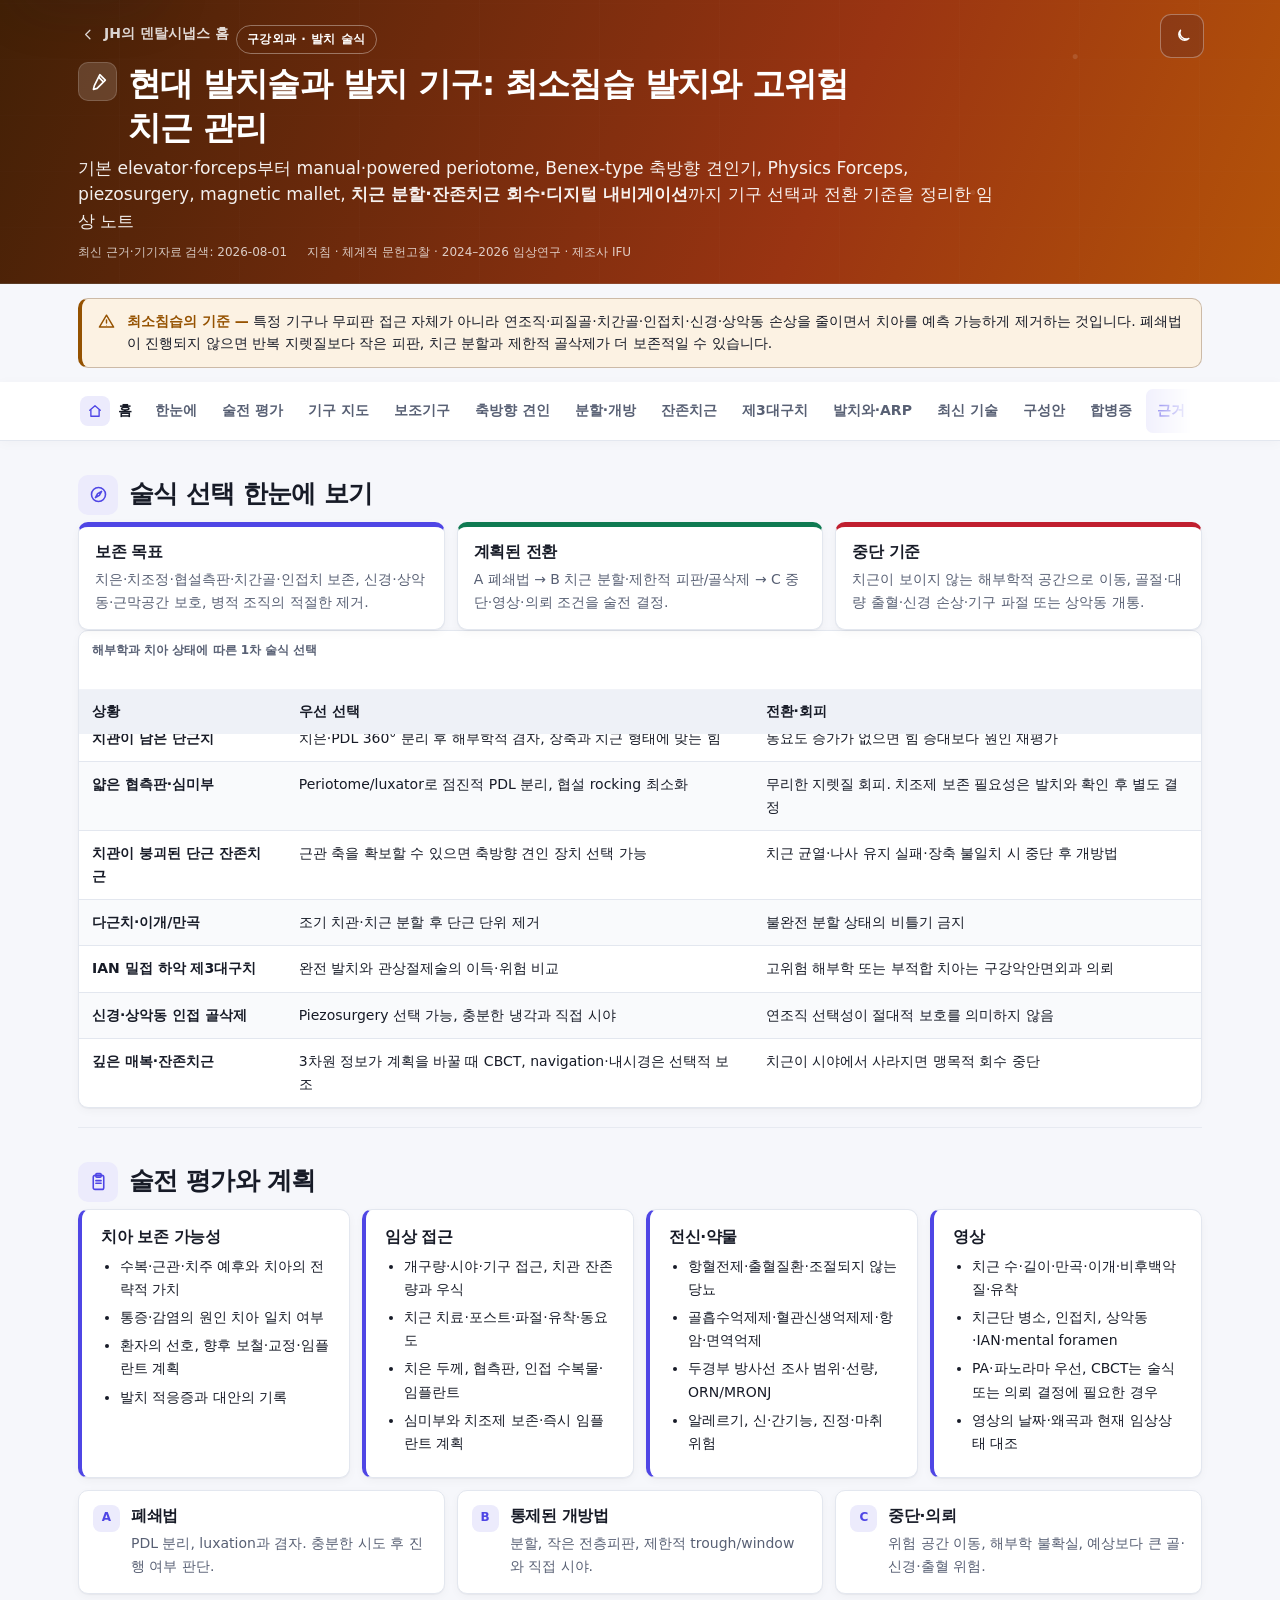
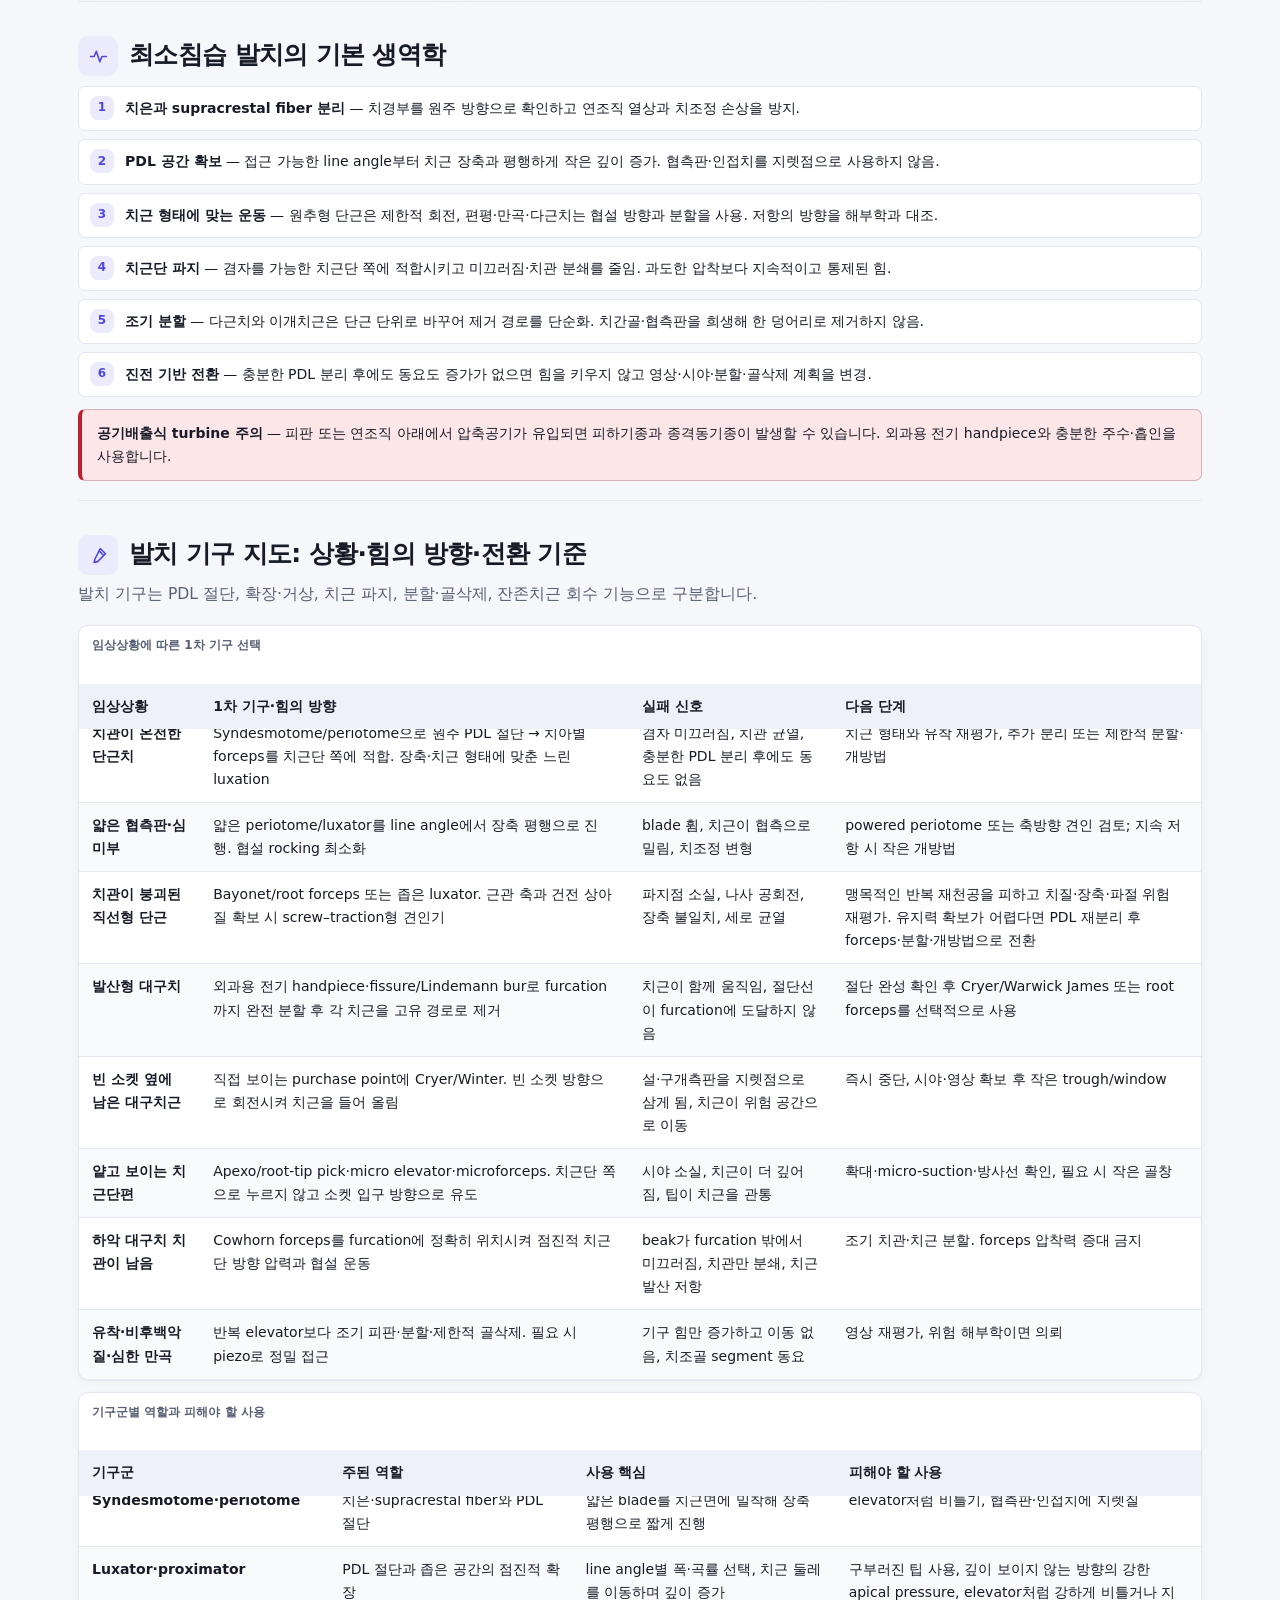
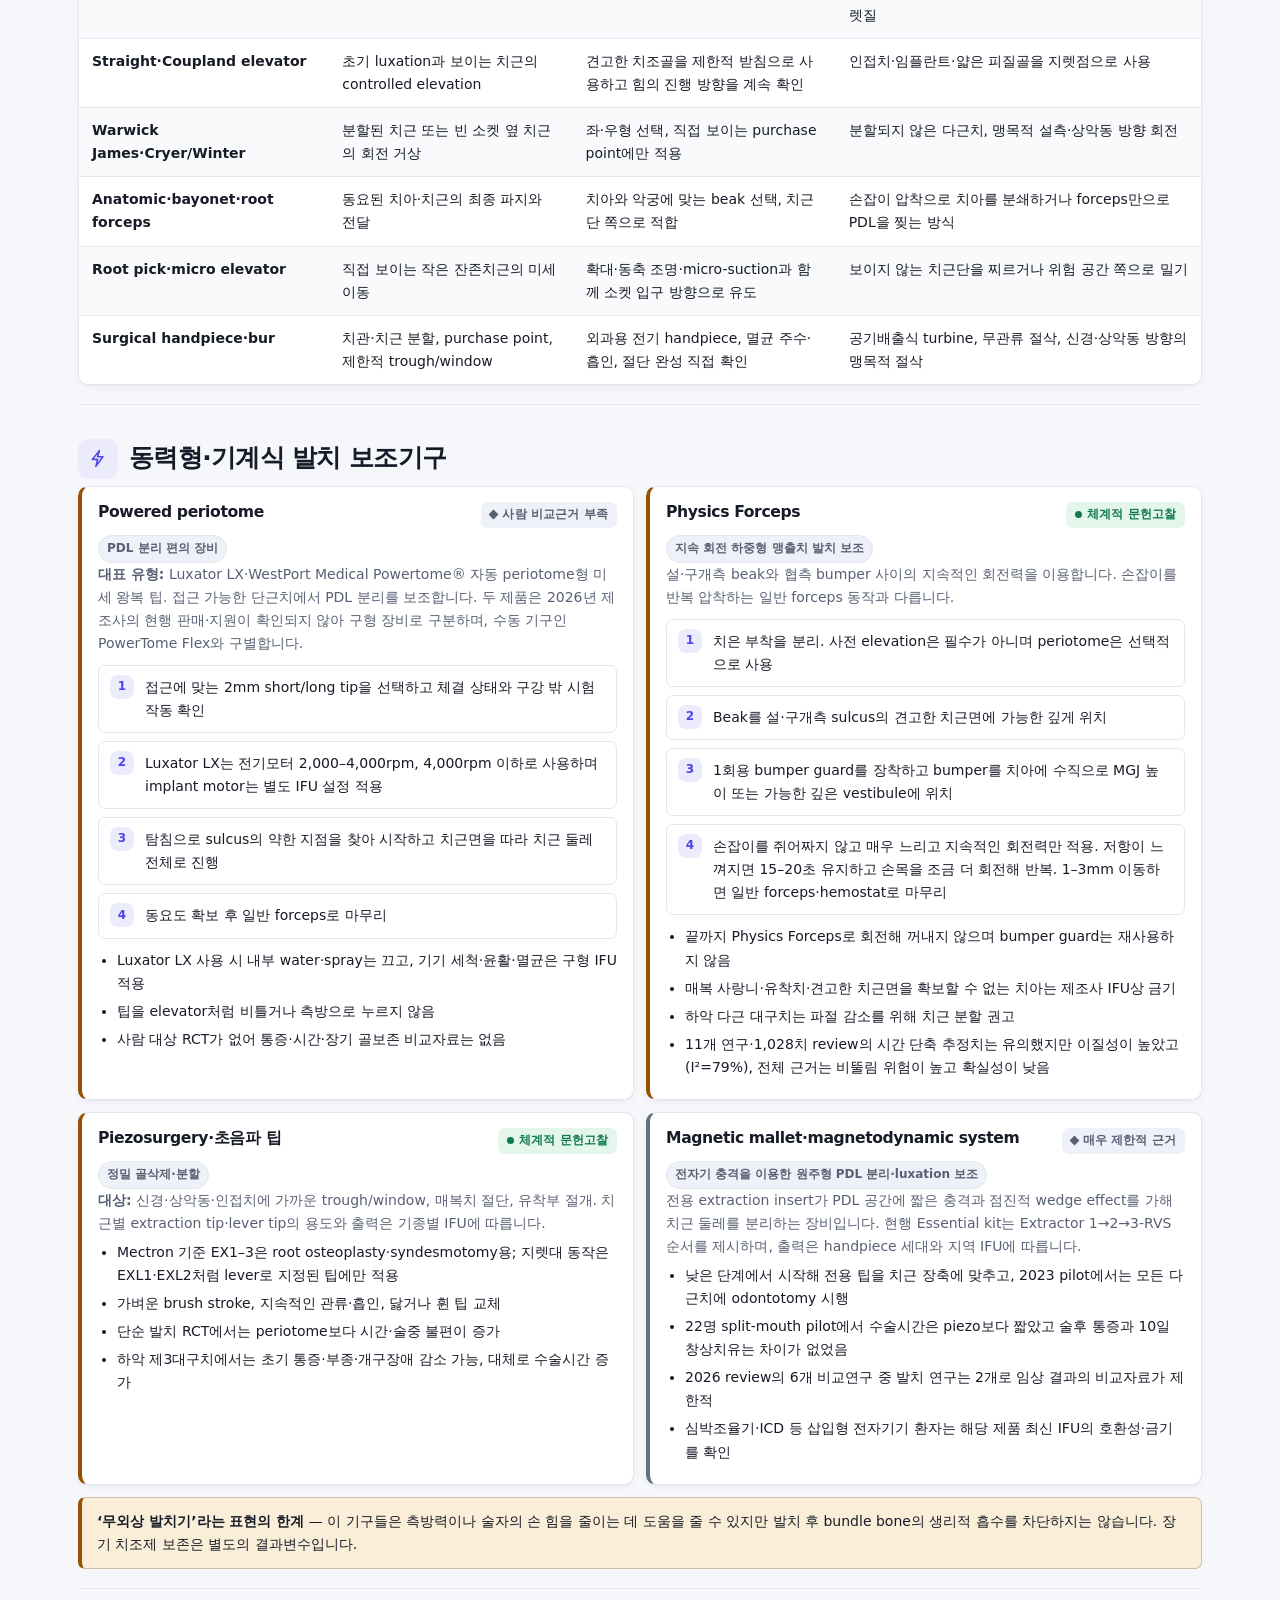
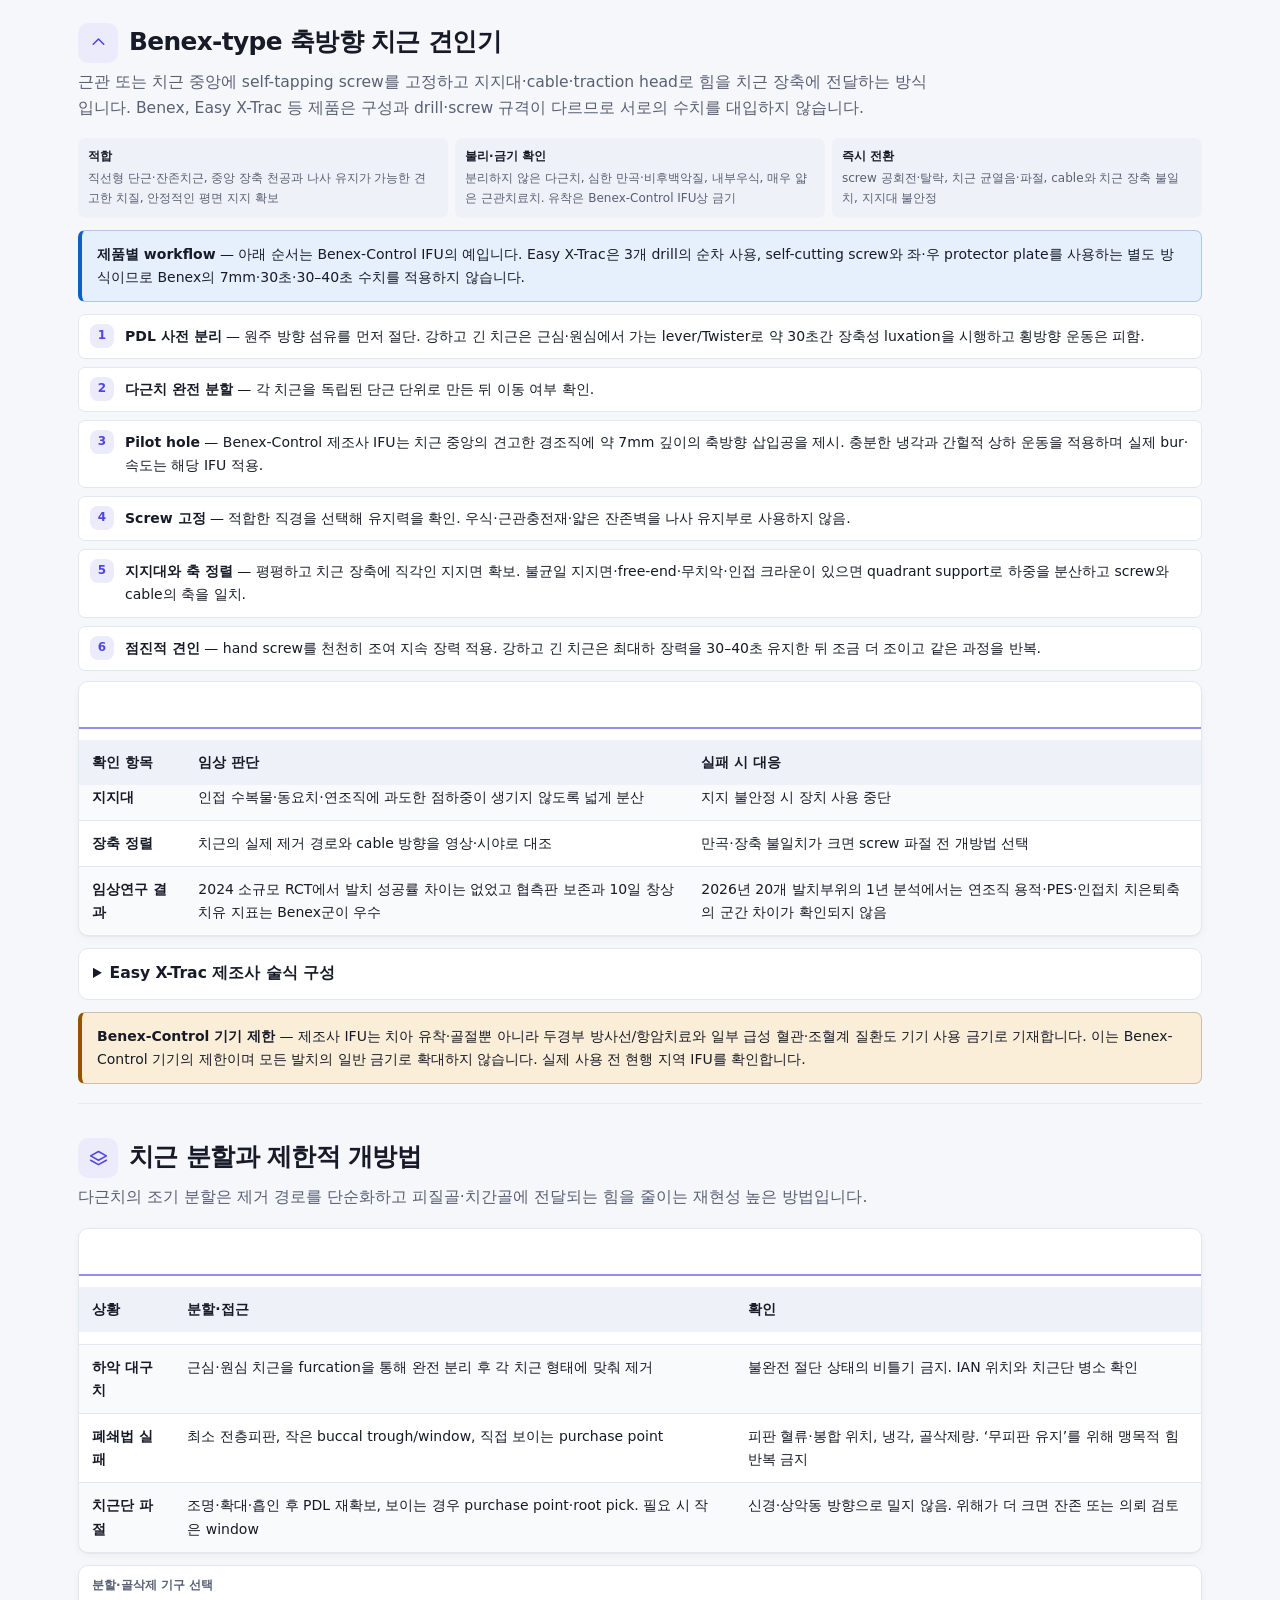
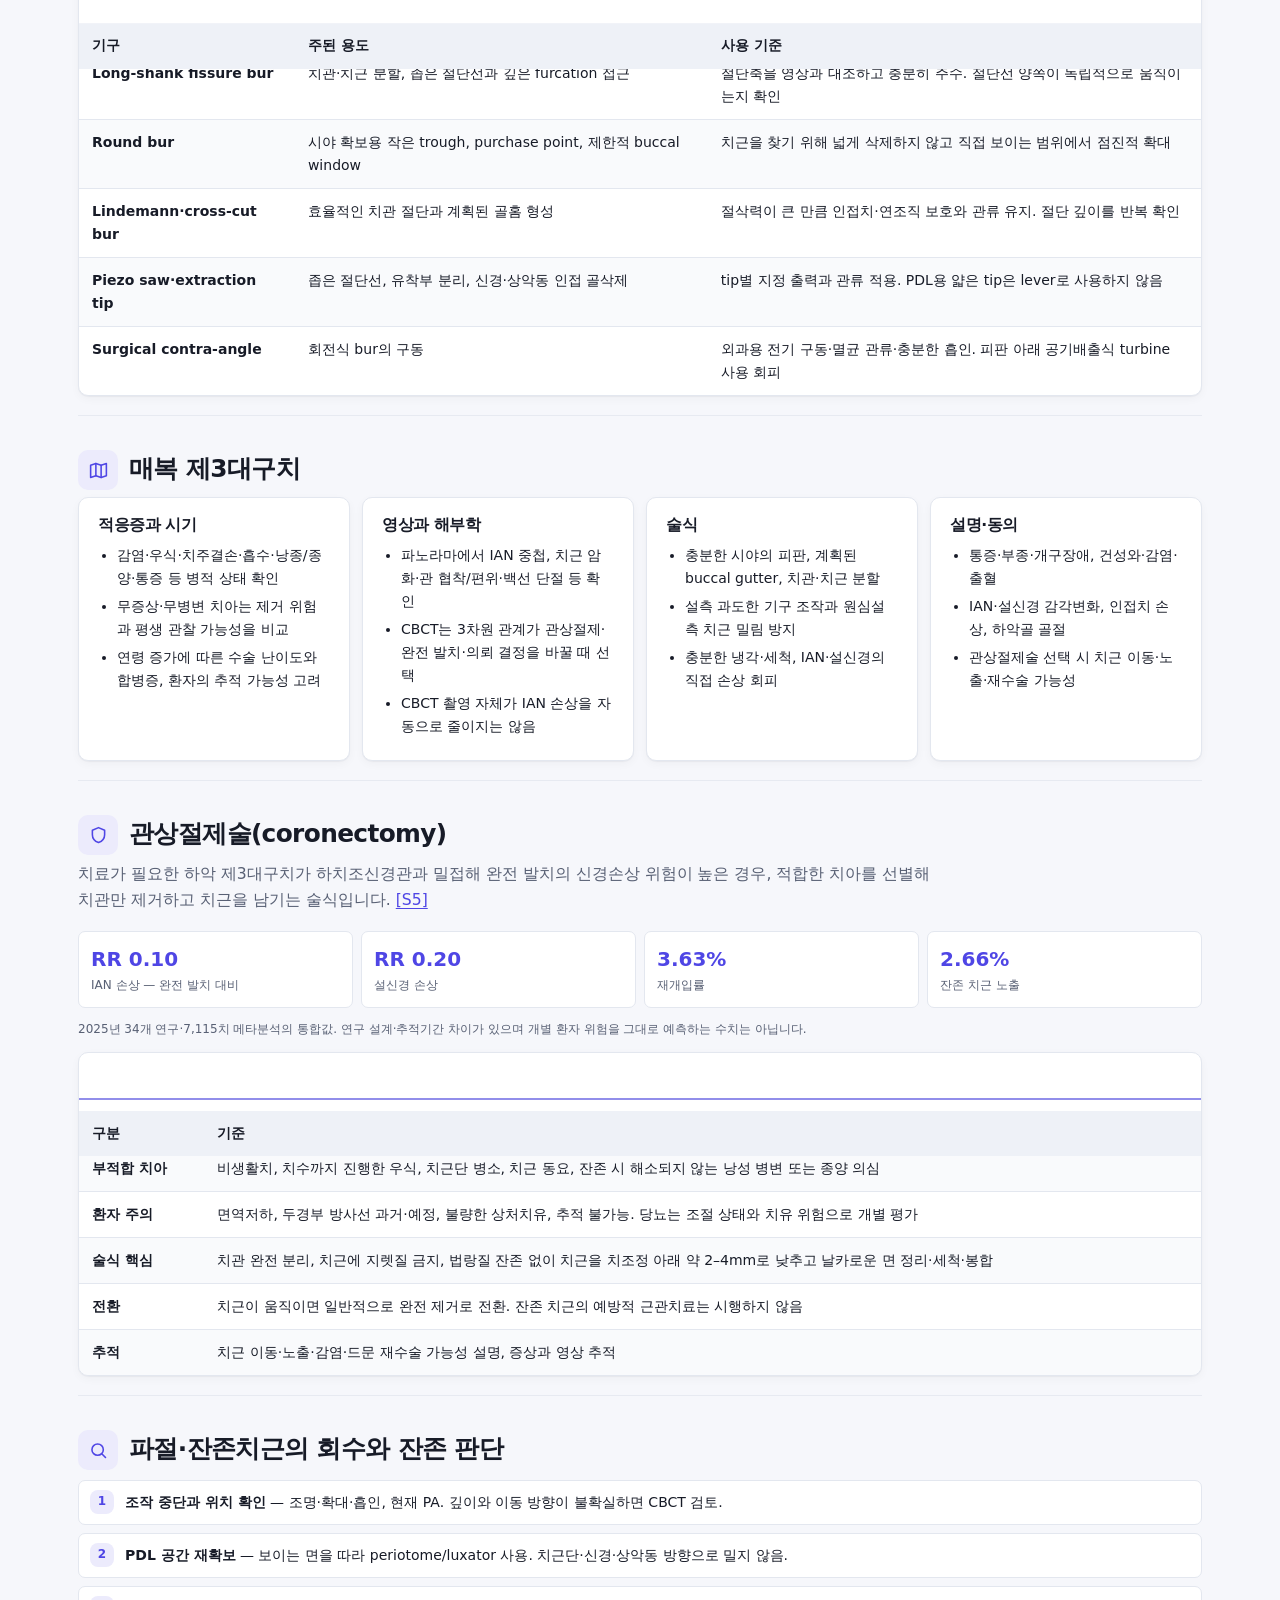
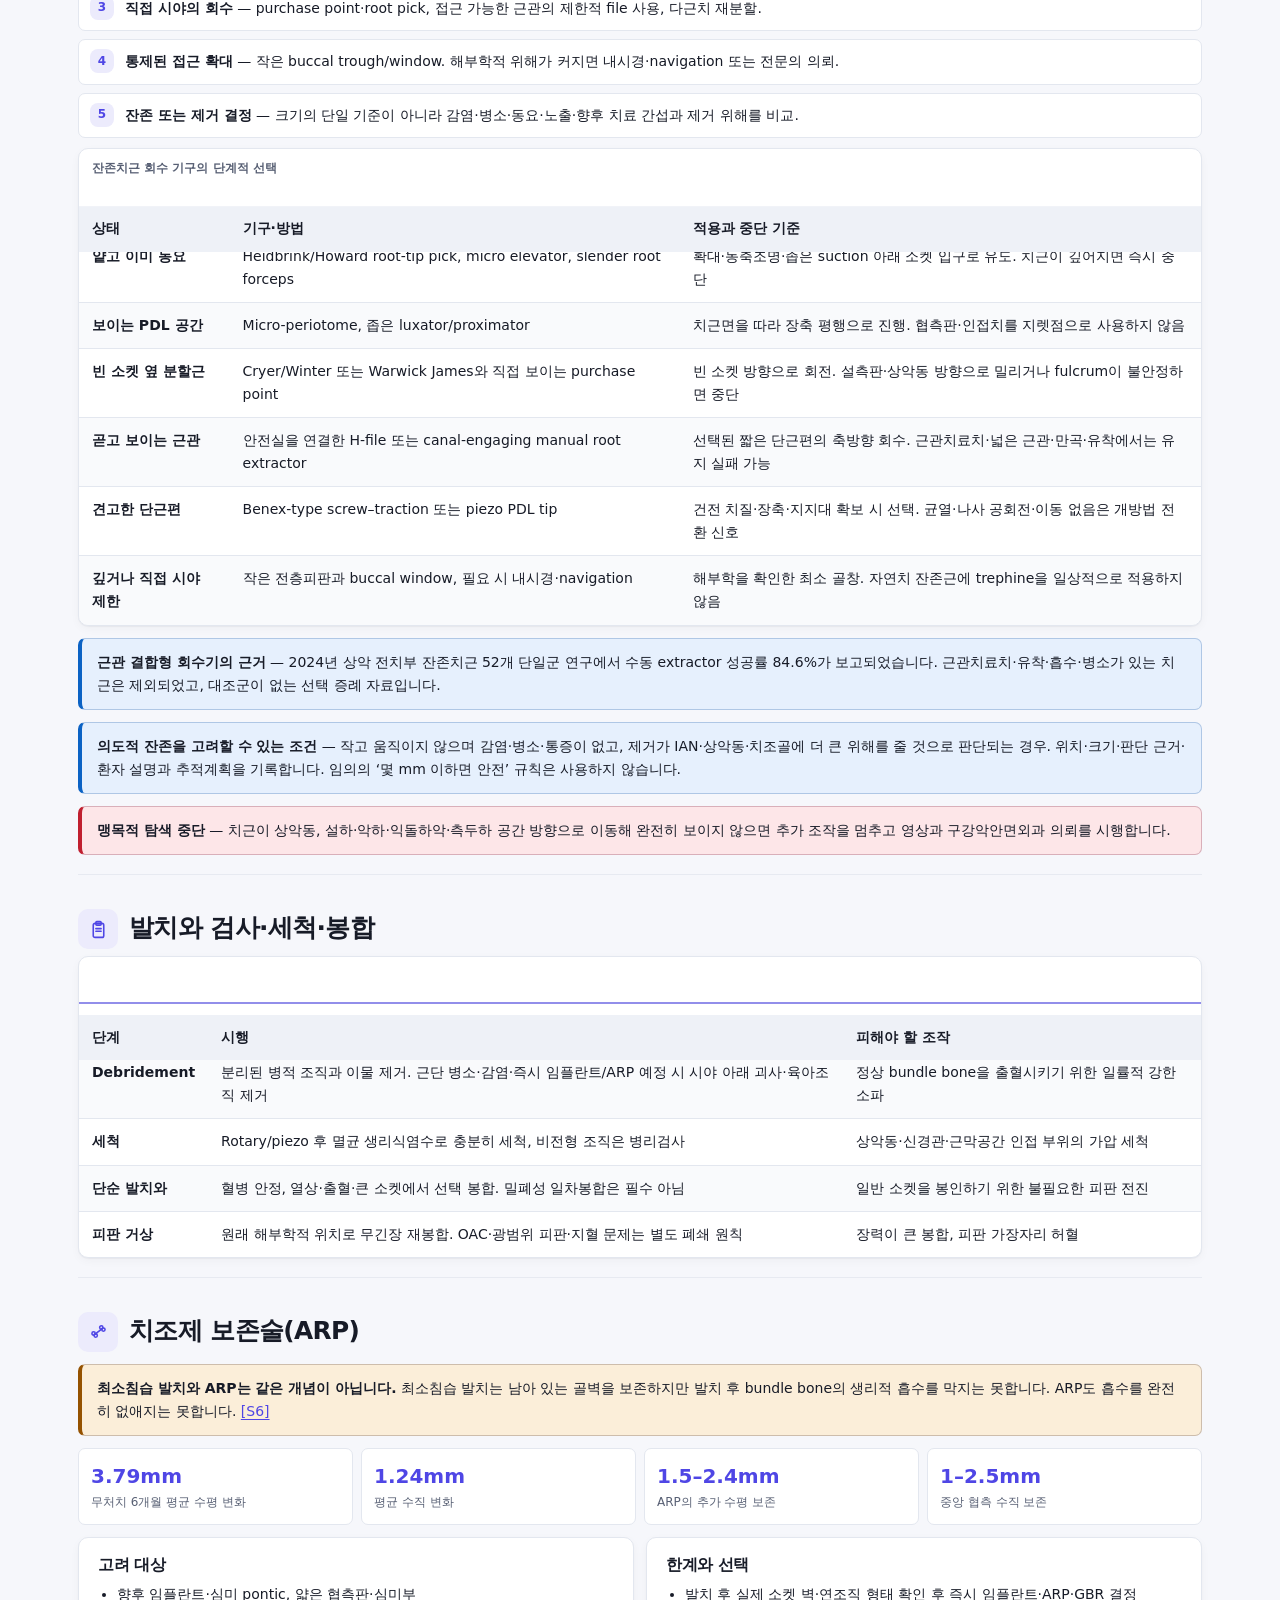
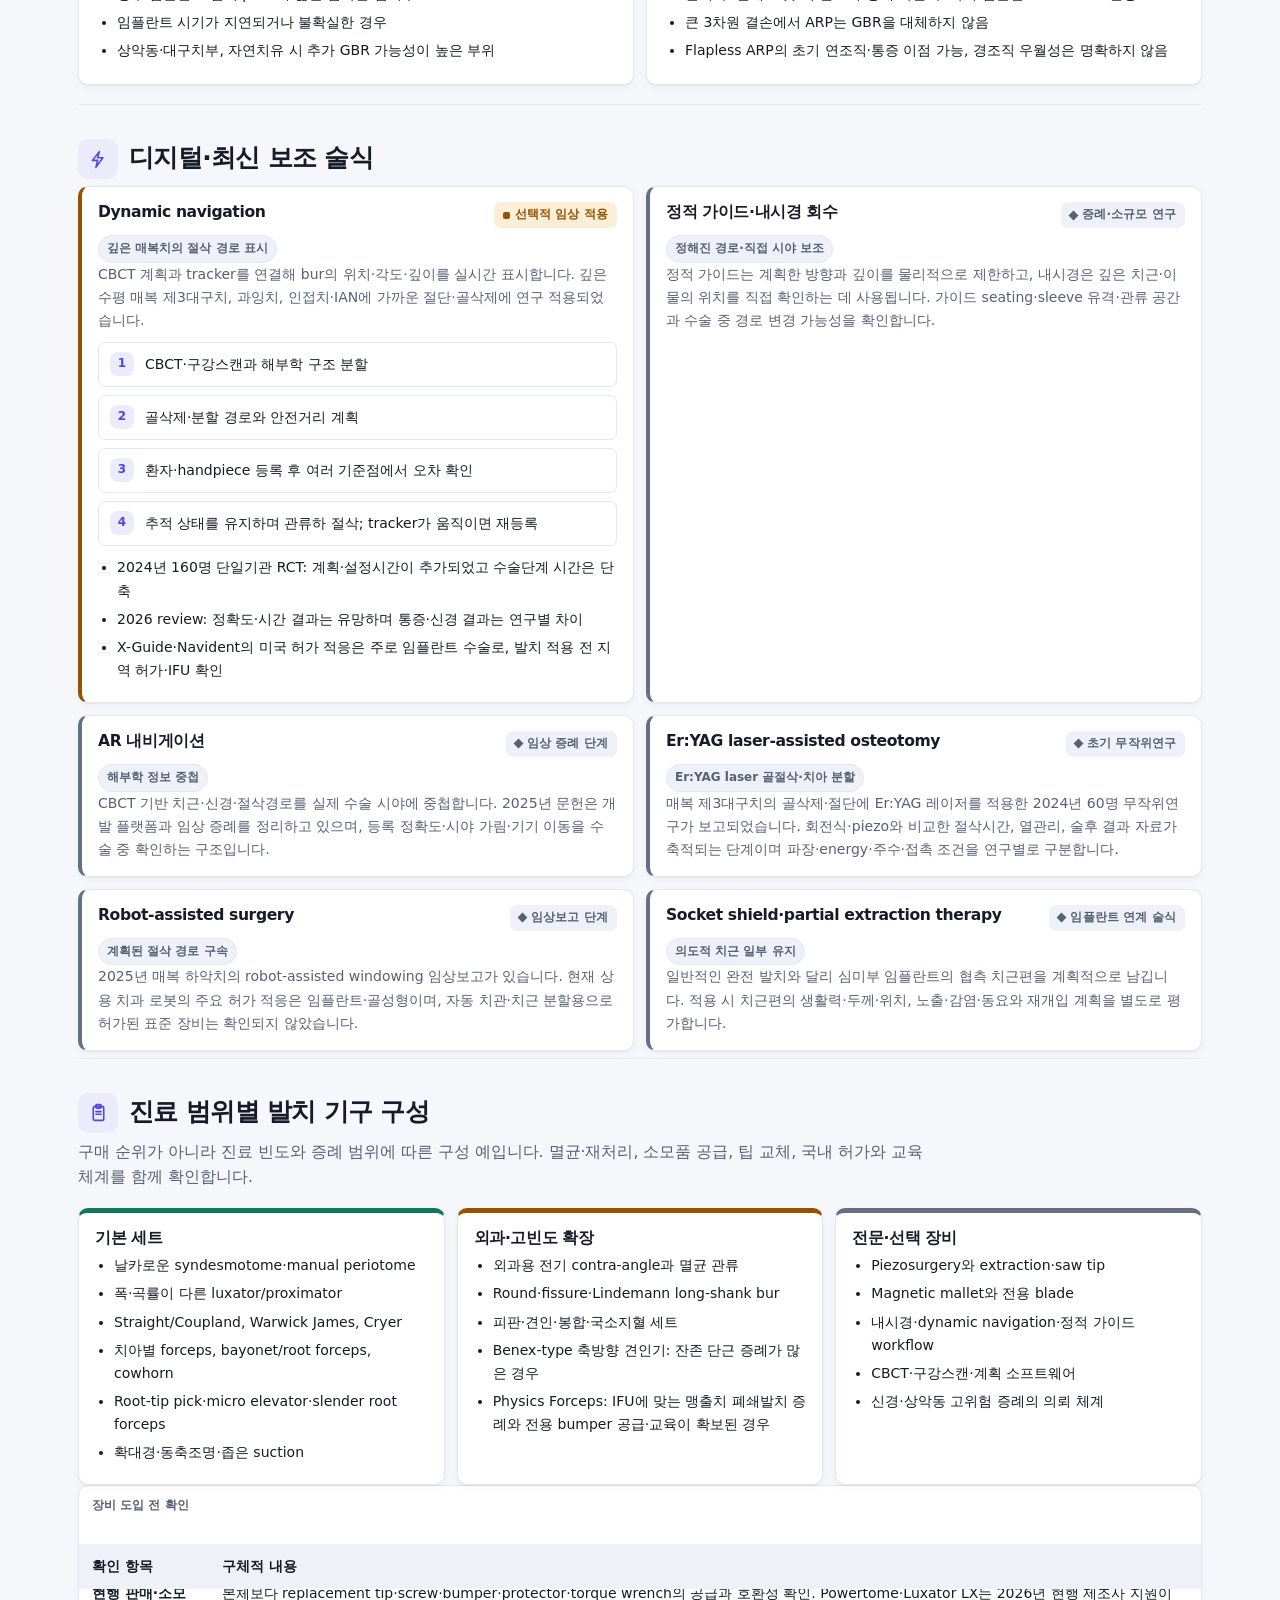
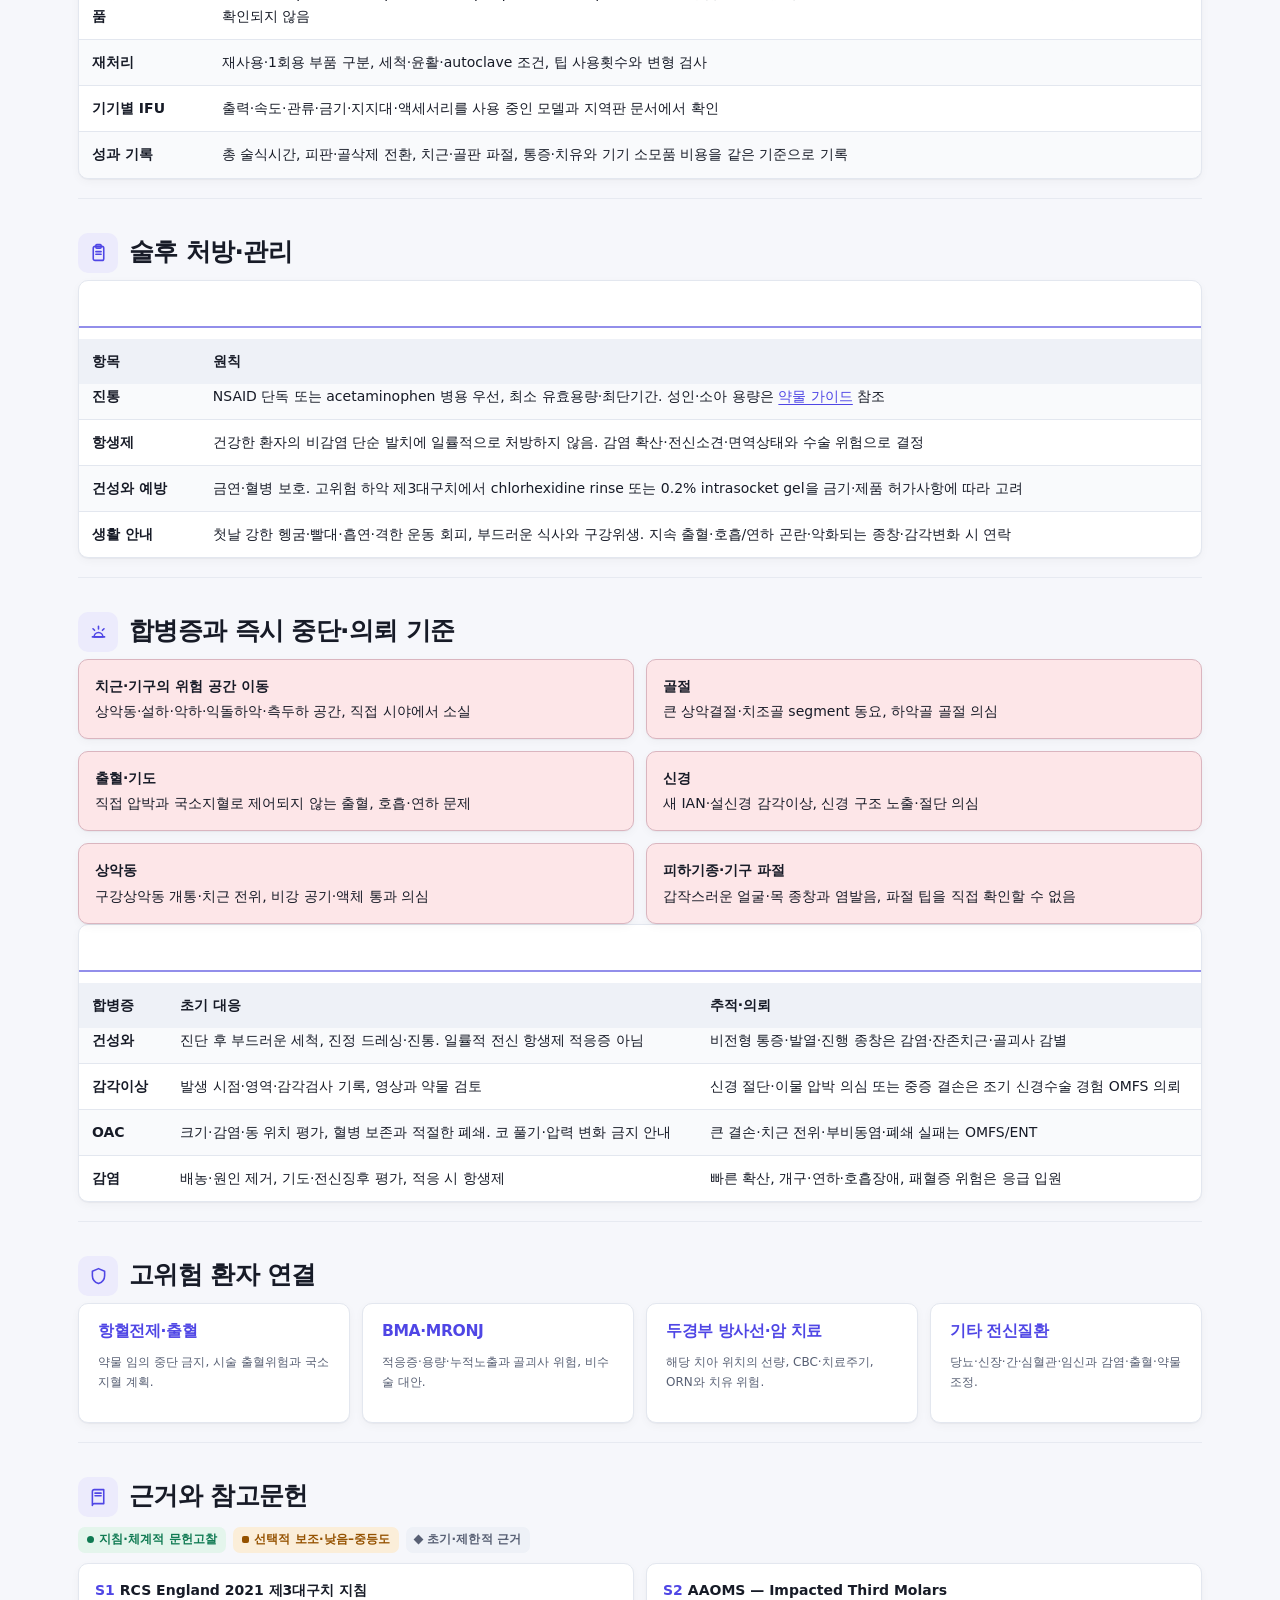
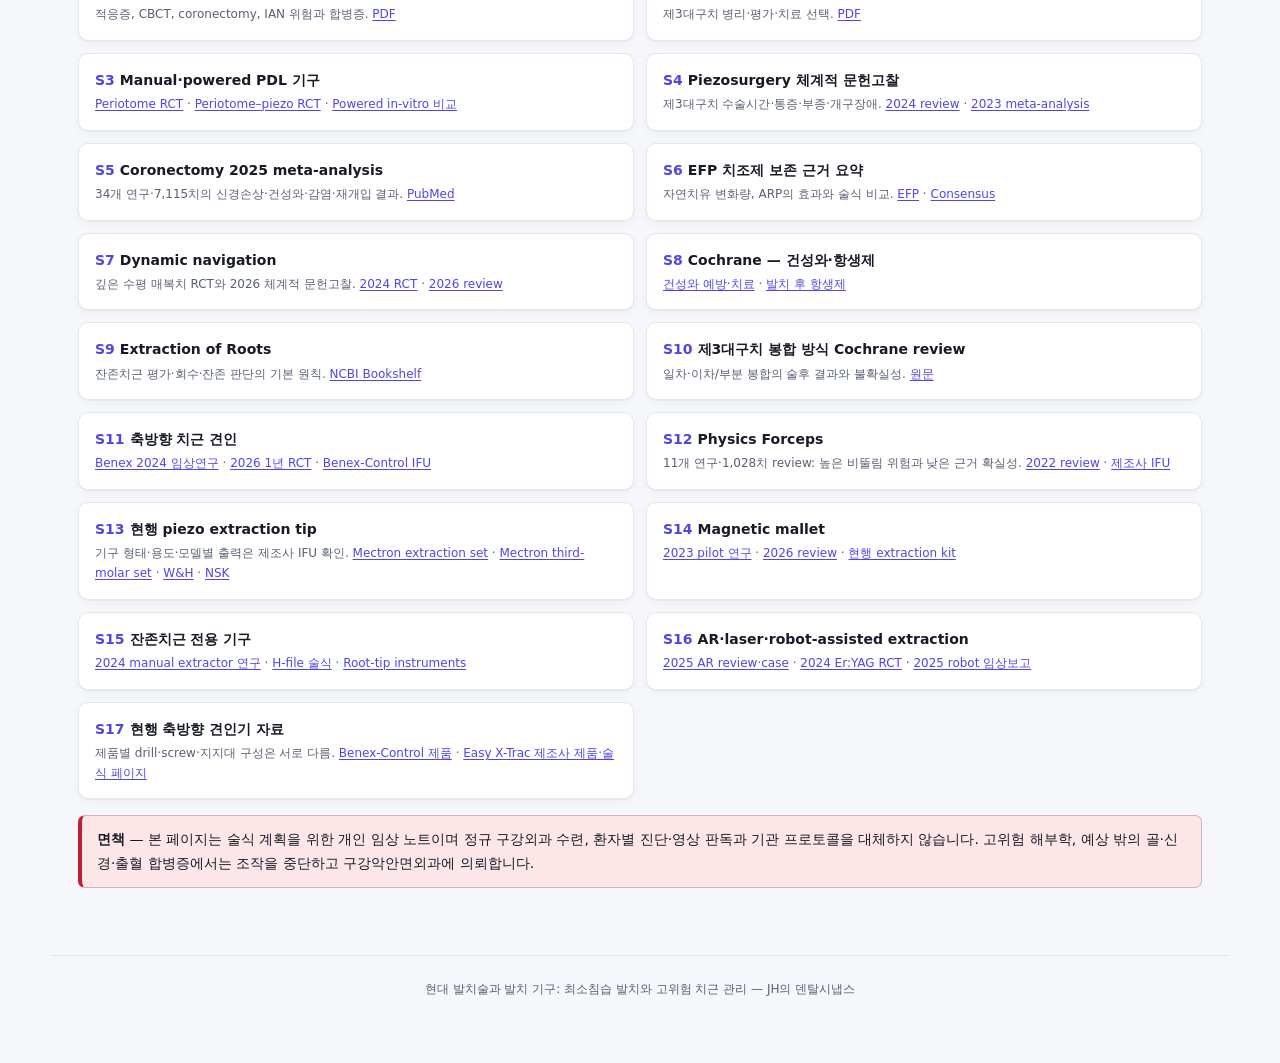
<file: extraction.html>
<!DOCTYPE html>
<html lang="ko" data-theme="auto">
<head>
<meta charset="UTF-8" />
<meta name="viewport" content="width=device-width, initial-scale=1.0" />
<title>현대 발치술과 발치 기구: 최소침습 발치와 고위험 치근 관리 — JH의 덴탈시냅스</title>
<meta name="description" content="발치 기구의 선택과 사용법, manual·powered periotome, elevator·forceps, 축방향 치근 견인기, piezosurgery·magnetic mallet, 치근 분할과 잔존치근 회수를 정리한 임상 노트" />
<meta name="theme-color" content="#9a3412" />
<link rel="icon" href="assets/favicon.svg" type="image/svg+xml" />
<link rel="stylesheet" href="assets/theme.css?v=7" />
<style>
  body{--hero-1:#422006;--hero-2:#9a3412;--hero-3:#b45309}
  header.hero p.sub{max-width:84ch}
  .kicker{display:inline-flex;margin-bottom:8px;border:1px solid rgba(255,255,255,.36);border-radius:var(--r-pill);padding:4px 10px;font-size:var(--text-xs);font-weight:850;letter-spacing:.04em}
  .mobile-sections{display:none}
  .goal-grid,.phase-grid,.tech-grid,.source-grid,.stop-grid,.buy-grid{display:grid;gap:var(--sp-3)}
  .goal-grid{grid-template-columns:repeat(3,1fr)}.phase-grid{grid-template-columns:repeat(3,1fr)}.tech-grid{grid-template-columns:repeat(2,1fr)}.source-grid{grid-template-columns:repeat(2,minmax(0,1fr))}.stop-grid{grid-template-columns:repeat(2,1fr)}.buy-grid{grid-template-columns:repeat(3,1fr)}
  .goal,.phase,.tech,.source,.stop{background:var(--surface);border:1px solid var(--line);border-radius:var(--r);padding:15px 16px;box-shadow:var(--shadow-sm)}
  .goal{border-top:5px solid var(--brand)}.goal:nth-child(2){border-top-color:var(--success)}.goal:nth-child(3){border-top-color:var(--danger)}
  .goal h3,.phase h3,.tech h3{margin:0 0 6px;font-size:var(--text-base)}.goal p,.phase p,.tech p{margin:0;color:var(--ink-2);font-size:var(--text-sm)}
  .phase{position:relative;padding-left:52px}.phase .letter{position:absolute;left:14px;top:14px;width:27px;height:27px;display:grid;place-items:center;border-radius:8px;background:var(--brand-soft);color:var(--brand);font-size:var(--text-xs);font-weight:900}
  .tech{border-left:4px solid var(--success)}.tech.selective{border-left-color:var(--warning)}.tech.emerging{border-left-color:var(--ink-3)}
  .tech .top{display:flex;align-items:start;justify-content:space-between;gap:8px;margin-bottom:7px}.tech .top h3{margin:0}
  .sequence{counter-reset:seq;list-style:none;margin:10px 0;padding:0;display:grid;gap:8px}.sequence li{counter-increment:seq;position:relative;padding:10px 12px 10px 46px;background:var(--surface);border:1px solid var(--line);border-radius:var(--r-sm);font-size:var(--text-sm)}.sequence li::before{content:counter(seq);position:absolute;left:11px;top:9px;width:24px;height:24px;border-radius:8px;background:var(--brand-soft);color:var(--brand);display:grid;place-items:center;font-size:var(--text-xs);font-weight:900}
  .stop{background:var(--danger-soft);border-color:color-mix(in srgb,var(--danger) 25%,var(--line));font-size:var(--text-sm)}.stop b{display:block;margin-bottom:2px}
  .evidence-key{display:flex;flex-wrap:wrap;gap:7px;margin:10px 0}
  .source{font-size:var(--text-sm)}.source p{margin:3px 0 0;color:var(--ink-2);font-size:var(--text-xs)}.source .refid{color:var(--brand);font-weight:900;margin-right:5px}
  .stat-grid{display:grid;grid-template-columns:repeat(4,1fr);gap:8px;margin:12px 0}.stat{background:var(--surface);border:1px solid var(--line);border-radius:var(--r-sm);padding:11px 12px}.stat strong{display:block;color:var(--brand);font-size:var(--text-lg);font-variant-numeric:tabular-nums}.stat span{display:block;color:var(--ink-2);font-size:var(--text-xs)}
  .mini{font-size:var(--text-xs);color:var(--ink-2)}
  .device-facts{display:grid;grid-template-columns:repeat(3,minmax(0,1fr));gap:7px;margin:10px 0}.device-facts div{background:var(--surface-2);border-radius:var(--r-sm);padding:9px 10px;font-size:var(--text-xs);color:var(--ink-2)}.device-facts b{display:block;color:var(--ink);margin-bottom:2px}
  .buy-tier{background:var(--surface);border:1px solid var(--line);border-top:5px solid var(--success);border-radius:var(--r);padding:15px 16px;box-shadow:var(--shadow-sm)}.buy-tier:nth-child(2){border-top-color:var(--warning)}.buy-tier:nth-child(3){border-top-color:var(--ink-3)}.buy-tier h3{margin:0 0 6px;font-size:var(--text-base)}
  .role-tag{display:inline-flex;align-items:center;border:1px solid var(--line);border-radius:var(--r-pill);padding:3px 8px;background:var(--surface-2);color:var(--ink-2);font-size:var(--text-xs);font-weight:800;white-space:nowrap}
  details.evidence{background:var(--surface);border:1px solid var(--line);border-radius:var(--r);padding:0 14px;margin:10px 0}details.evidence summary{cursor:pointer;font-weight:800;padding:12px 0}details.evidence>div{border-top:1px solid var(--line);padding:12px 0}
  @media(max-width:960px){.goal-grid,.phase-grid,.stat-grid,.buy-grid{grid-template-columns:repeat(2,1fr)}}
  @media(max-width:720px){.topbar .links{display:none}.mobile-sections{display:block;position:relative;margin-left:auto}.mobile-sections>summary{list-style:none;cursor:pointer;border:1px solid var(--line);border-radius:var(--r-pill);background:var(--surface);padding:7px 11px;font-size:var(--text-xs);font-weight:800}.mobile-sections>summary::-webkit-details-marker{display:none}.mobile-sections nav{position:absolute;right:0;top:43px;width:min(360px,calc(100vw - 32px));display:grid;grid-template-columns:1fr 1fr;gap:5px;background:var(--surface);border:1px solid var(--line);border-radius:var(--r);padding:10px;box-shadow:var(--shadow-lg)}.mobile-sections a{padding:7px 8px;border-radius:var(--r-sm);color:var(--ink-2);font-size:var(--text-xs);font-weight:700}.tech-grid,.source-grid,.stop-grid,.buy-grid,.device-facts{grid-template-columns:1fr}}
  @media(max-width:520px){.goal-grid,.phase-grid,.stat-grid{grid-template-columns:1fr}}
  @media print{.goal,.phase,.tech,.source,.stop{box-shadow:none;break-inside:avoid}}
</style>
</head>
<body>

<header class="hero">
  <button class="themebtn hero-toggle" id="theme" type="button" aria-label="다크 모드로 전환"><svg aria-hidden="true"><use href="assets/icons.svg#i-moon"/></svg></button>
  <div class="wrap">
    <a class="crumb" href="index.html"><svg aria-hidden="true"><use href="assets/icons.svg#i-arrow-left"/></svg> JH의 덴탈시냅스 홈</a>
    <div class="kicker">구강외과 · 발치 술식</div>
    <h1><span class="logo"><svg aria-hidden="true"><use href="assets/icons.svg#i-tool"/></svg></span>현대 발치술과 발치 기구: 최소침습 발치와 고위험 치근 관리</h1>
    <p class="sub">기본 elevator·forceps부터 manual·powered periotome, Benex-type 축방향 견인기, Physics Forceps, piezosurgery, magnetic mallet, <b>치근 분할·잔존치근 회수·디지털 내비게이션</b>까지 기구 선택과 전환 기준을 정리한 임상 노트</p>
    <div class="meta-row"><span>최신 근거·기기자료 검색: 2026-08-01</span><span>지침 · 체계적 문헌고찰 · 2024–2026 임상연구 · 제조사 IFU</span></div>
  </div>
</header>

<div class="wrap"><div class="disclaimer"><svg aria-hidden="true"><use href="assets/icons.svg#i-alert"/></svg><div><b>최소침습의 기준 —</b> 특정 기구나 무피판 접근 자체가 아니라 연조직·피질골·치간골·인접치·신경·상악동 손상을 줄이면서 치아를 예측 가능하게 제거하는 것입니다. 폐쇄법이 진행되지 않으면 반복 지렛질보다 작은 피판, 치근 분할과 제한적 골삭제가 더 보존적일 수 있습니다.</div></div></div>

<div class="topbar"><div class="wrap topbar-inner">
  <a class="brand" href="index.html"><span class="logo"><svg aria-hidden="true"><use href="assets/icons.svg#i-home"/></svg></span>홈</a>
  <nav class="links" aria-label="섹션 바로가기"><a href="#quick">한눈에</a><a href="#planning">술전 평가</a><a href="#instruments">기구 지도</a><a href="#assisted">보조기구</a><a href="#vertical">축방향 견인</a><a href="#surgical">분할·개방</a><a href="#roots">잔존치근</a><a href="#third-molar">제3대구치</a><a href="#ridge">발치와·ARP</a><a href="#digital">최신 기술</a><a href="#setup">구성안</a><a href="#complications">합병증</a><a href="#sources">근거</a></nav>
  <details class="mobile-sections"><summary>섹션 메뉴</summary><nav aria-label="모바일 섹션 바로가기"><a href="#quick">한눈에</a><a href="#planning">술전 평가</a><a href="#principles">기본 원칙</a><a href="#instruments">기구 지도</a><a href="#assisted">동력·보조기구</a><a href="#vertical">축방향 견인</a><a href="#surgical">분할·개방</a><a href="#roots">잔존치근</a><a href="#third-molar">제3대구치</a><a href="#coronectomy">관상절제</a><a href="#socket">발치와</a><a href="#ridge">치조제 보존</a><a href="#digital">최신 기술</a><a href="#setup">기구 구성안</a><a href="#postop">술후 관리</a><a href="#complications">합병증</a><a href="#special">고위험 환자</a><a href="#sources">근거</a></nav></details>
  <div class="spacer"></div>
</div></div>

<main class="wrap">
<section id="quick">
  <div class="sec-head"><span class="ic"><svg aria-hidden="true"><use href="assets/icons.svg#i-compass"/></svg></span><h2>술식 선택 한눈에 보기</h2></div>
  <div class="goal-grid">
    <article class="goal"><h3>보존 목표</h3><p>치은·치조정·협설측판·치간골·인접치 보존, 신경·상악동·근막공간 보호, 병적 조직의 적절한 제거.</p></article><article class="goal"><h3>계획된 전환</h3><p>A 폐쇄법 → B 치근 분할·제한적 피판/골삭제 → C 중단·영상·의뢰 조건을 술전 결정.</p></article><article class="goal"><h3>중단 기준</h3><p>치근이 보이지 않는 해부학적 공간으로 이동, 골절·대량 출혈·신경 손상·기구 파절 또는 상악동 개통.</p></article>
  </div>
  <div class="tablewrap flat"><table class="cards"><caption>해부학과 치아 상태에 따른 1차 술식 선택</caption><thead><tr><th>상황</th><th>우선 선택</th><th>전환·회피</th></tr></thead><tbody>
    <tr><td data-label="상황"><b>치관이 남은 단근치</b></td><td data-label="선택">치은·PDL 360° 분리 후 해부학적 겸자, 장축과 치근 형태에 맞는 힘</td><td data-label="전환">동요도 증가가 없으면 힘 증대보다 원인 재평가</td></tr>
    <tr><td data-label="상황"><b>얇은 협측판·심미부</b></td><td data-label="선택">Periotome/luxator로 점진적 PDL 분리, 협설 rocking 최소화</td><td data-label="전환">무리한 지렛질 회피. 치조제 보존 필요성은 발치와 확인 후 별도 결정</td></tr>
    <tr><td data-label="상황"><b>치관이 붕괴된 단근 잔존치근</b></td><td data-label="선택">근관 축을 확보할 수 있으면 축방향 견인 장치 선택 가능</td><td data-label="전환">치근 균열·나사 유지 실패·장축 불일치 시 중단 후 개방법</td></tr>
    <tr><td data-label="상황"><b>다근치·이개/만곡</b></td><td data-label="선택">조기 치관·치근 분할 후 단근 단위 제거</td><td data-label="전환">불완전 분할 상태의 비틀기 금지</td></tr>
    <tr><td data-label="상황"><b>IAN 밀접 하악 제3대구치</b></td><td data-label="선택">완전 발치와 관상절제술의 이득·위험 비교</td><td data-label="전환">고위험 해부학 또는 부적합 치아는 구강악안면외과 의뢰</td></tr>
    <tr><td data-label="상황"><b>신경·상악동 인접 골삭제</b></td><td data-label="선택">Piezosurgery 선택 가능, 충분한 냉각과 직접 시야</td><td data-label="전환">연조직 선택성이 절대적 보호를 의미하지 않음</td></tr>
    <tr><td data-label="상황"><b>깊은 매복·잔존치근</b></td><td data-label="선택">3차원 정보가 계획을 바꿀 때 CBCT, navigation·내시경은 선택적 보조</td><td data-label="전환">치근이 시야에서 사라지면 맹목적 회수 중단</td></tr>
  </tbody></table></div>
</section>

<section id="planning">
  <div class="sec-head"><span class="ic"><svg aria-hidden="true"><use href="assets/icons.svg#i-clipboard"/></svg></span><h2>술전 평가와 계획</h2></div>
  <div class="cols">
    <article class="card bl"><h3>치아 보존 가능성</h3><ul class="tight"><li>수복·근관·치주 예후와 치아의 전략적 가치</li><li>통증·감염의 원인 치아 일치 여부</li><li>환자의 선호, 향후 보철·교정·임플란트 계획</li><li>발치 적응증과 대안의 기록</li></ul></article>
    <article class="card bl"><h3>임상 접근</h3><ul class="tight"><li>개구량·시야·기구 접근, 치관 잔존량과 우식</li><li>치근 치료·포스트·파절·유착·동요도</li><li>치은 두께, 협측판, 인접 수복물·임플란트</li><li>심미부와 치조제 보존·즉시 임플란트 계획</li></ul></article>
    <article class="card bl"><h3>전신·약물</h3><ul class="tight"><li>항혈전제·출혈질환·조절되지 않는 당뇨</li><li>골흡수억제제·혈관신생억제제·항암·면역억제</li><li>두경부 방사선 조사 범위·선량, ORN/MRONJ</li><li>알레르기, 신·간기능, 진정·마취 위험</li></ul></article>
    <article class="card bl"><h3>영상</h3><ul class="tight"><li>치근 수·길이·만곡·이개·비후백악질·유착</li><li>치근단 병소, 인접치, 상악동·IAN·mental foramen</li><li>PA·파노라마 우선, CBCT는 술식 또는 의뢰 결정에 필요한 경우</li><li>영상의 날짜·왜곡과 현재 임상상태 대조</li></ul></article>
  </div>
  <div class="phase-grid"><article class="phase"><span class="letter">A</span><h3>폐쇄법</h3><p>PDL 분리, luxation과 겸자. 충분한 시도 후 진행 여부 판단.</p></article><article class="phase"><span class="letter">B</span><h3>통제된 개방법</h3><p>분할, 작은 전층피판, 제한적 trough/window와 직접 시야.</p></article><article class="phase"><span class="letter">C</span><h3>중단·의뢰</h3><p>위험 공간 이동, 해부학 불확실, 예상보다 큰 골·신경·출혈 위험.</p></article></div>
</section>

<section id="principles">
  <div class="sec-head"><span class="ic"><svg aria-hidden="true"><use href="assets/icons.svg#i-activity"/></svg></span><h2>최소침습 발치의 기본 생역학</h2></div>
  <ol class="sequence">
    <li><b>치은과 supracrestal fiber 분리</b> — 치경부를 원주 방향으로 확인하고 연조직 열상과 치조정 손상을 방지.</li>
    <li><b>PDL 공간 확보</b> — 접근 가능한 line angle부터 치근 장축과 평행하게 작은 깊이 증가. 협측판·인접치를 지렛점으로 사용하지 않음.</li>
    <li><b>치근 형태에 맞는 운동</b> — 원추형 단근은 제한적 회전, 편평·만곡·다근치는 협설 방향과 분할을 사용. 저항의 방향을 해부학과 대조.</li>
    <li><b>치근단 파지</b> — 겸자를 가능한 치근단 쪽에 적합시키고 미끄러짐·치관 분쇄를 줄임. 과도한 압착보다 지속적이고 통제된 힘.</li>
    <li><b>조기 분할</b> — 다근치와 이개치근은 단근 단위로 바꾸어 제거 경로를 단순화. 치간골·협측판을 희생해 한 덩어리로 제거하지 않음.</li>
    <li><b>진전 기반 전환</b> — 충분한 PDL 분리 후에도 동요도 증가가 없으면 힘을 키우지 않고 영상·시야·분할·골삭제 계획을 변경.</li>
  </ol>
  <div class="callout danger"><b>공기배출식 turbine 주의</b> — 피판 또는 연조직 아래에서 압축공기가 유입되면 피하기종과 종격동기종이 발생할 수 있습니다. 외과용 전기 handpiece와 충분한 주수·흡인을 사용합니다.</div>
</section>

<section id="instruments">
  <div class="sec-head"><span class="ic"><svg aria-hidden="true"><use href="assets/icons.svg#i-tool"/></svg></span><h2>발치 기구 지도: 상황·힘의 방향·전환 기준</h2></div>
  <p class="sec-desc">발치 기구는 PDL 절단, 확장·거상, 치근 파지, 분할·골삭제, 잔존치근 회수 기능으로 구분합니다.</p>
  <div class="tablewrap flat"><table class="cards"><caption>임상상황에 따른 1차 기구 선택</caption><thead><tr><th>임상상황</th><th>1차 기구·힘의 방향</th><th>실패 신호</th><th>다음 단계</th></tr></thead><tbody>
    <tr><td data-label="상황"><b>치관이 온전한 단근치</b></td><td data-label="기구·방향">Syndesmotome/periotome으로 원주 PDL 절단 → 치아별 forceps를 치근단 쪽에 적합. 장축·치근 형태에 맞춘 느린 luxation</td><td data-label="실패">겸자 미끄러짐, 치관 균열, 충분한 PDL 분리 후에도 동요도 없음</td><td data-label="다음">치근 형태와 유착 재평가, 추가 분리 또는 제한적 분할·개방법</td></tr>
    <tr><td data-label="상황"><b>얇은 협측판·심미부</b></td><td data-label="기구·방향">얇은 periotome/luxator를 line angle에서 장축 평행으로 진행. 협설 rocking 최소화</td><td data-label="실패">blade 휨, 치근이 협측으로 밀림, 치조정 변형</td><td data-label="다음">powered periotome 또는 축방향 견인 검토; 지속 저항 시 작은 개방법</td></tr>
    <tr><td data-label="상황"><b>치관이 붕괴된 직선형 단근</b></td><td data-label="기구·방향">Bayonet/root forceps 또는 좁은 luxator. 근관 축과 건전 상아질 확보 시 screw–traction형 견인기</td><td data-label="실패">파지점 소실, 나사 공회전, 장축 불일치, 세로 균열</td><td data-label="다음">맹목적인 반복 재천공을 피하고 치질·장축·파절 위험 재평가. 유지력 확보가 어렵다면 PDL 재분리 후 forceps·분할·개방법으로 전환</td></tr>
    <tr><td data-label="상황"><b>발산형 대구치</b></td><td data-label="기구·방향">외과용 전기 handpiece·fissure/Lindemann bur로 furcation까지 완전 분할 후 각 치근을 고유 경로로 제거</td><td data-label="실패">치근이 함께 움직임, 절단선이 furcation에 도달하지 않음</td><td data-label="다음">절단 완성 확인 후 Cryer/Warwick James 또는 root forceps를 선택적으로 사용</td></tr>
    <tr><td data-label="상황"><b>빈 소켓 옆에 남은 대구치근</b></td><td data-label="기구·방향">직접 보이는 purchase point에 Cryer/Winter. 빈 소켓 방향으로 회전시켜 치근을 들어 올림</td><td data-label="실패">설·구개측판을 지렛점으로 삼게 됨, 치근이 위험 공간으로 이동</td><td data-label="다음">즉시 중단, 시야·영상 확보 후 작은 trough/window</td></tr>
    <tr><td data-label="상황"><b>얕고 보이는 치근단편</b></td><td data-label="기구·방향">Apexo/root-tip pick·micro elevator·microforceps. 치근단 쪽으로 누르지 않고 소켓 입구 방향으로 유도</td><td data-label="실패">시야 소실, 치근이 더 깊어짐, 팁이 치근을 관통</td><td data-label="다음">확대·micro-suction·방사선 확인, 필요 시 작은 골창</td></tr>
    <tr><td data-label="상황"><b>하악 대구치 치관이 남음</b></td><td data-label="기구·방향">Cowhorn forceps를 furcation에 정확히 위치시켜 점진적 치근단 방향 압력과 협설 운동</td><td data-label="실패">beak가 furcation 밖에서 미끄러짐, 치관만 분쇄, 치근 발산 저항</td><td data-label="다음">조기 치관·치근 분할. forceps 압착력 증대 금지</td></tr>
    <tr><td data-label="상황"><b>유착·비후백악질·심한 만곡</b></td><td data-label="기구·방향">반복 elevator보다 조기 피판·분할·제한적 골삭제. 필요 시 piezo로 정밀 접근</td><td data-label="실패">기구 힘만 증가하고 이동 없음, 치조골 segment 동요</td><td data-label="다음">영상 재평가, 위험 해부학이면 의뢰</td></tr>
  </tbody></table></div>
  <div class="tablewrap flat"><table class="cards"><caption>기구군별 역할과 피해야 할 사용</caption><thead><tr><th>기구군</th><th>주된 역할</th><th>사용 핵심</th><th>피해야 할 사용</th></tr></thead><tbody>
    <tr><td data-label="기구"><b>Syndesmotome·periotome</b></td><td data-label="역할">치은·supracrestal fiber와 PDL 절단</td><td data-label="핵심">얇은 blade를 치근면에 밀착해 장축 평행으로 짧게 진행</td><td data-label="회피">elevator처럼 비틀기, 협측판·인접치에 지렛질</td></tr>
    <tr><td data-label="기구"><b>Luxator·proximator</b></td><td data-label="역할">PDL 절단과 좁은 공간의 점진적 확장</td><td data-label="핵심">line angle별 폭·곡률 선택, 치근 둘레를 이동하며 깊이 증가</td><td data-label="회피">구부러진 팁 사용, 깊이 보이지 않는 방향의 강한 apical pressure, elevator처럼 강하게 비틀거나 지렛질</td></tr>
    <tr><td data-label="기구"><b>Straight·Coupland elevator</b></td><td data-label="역할">초기 luxation과 보이는 치근의 controlled elevation</td><td data-label="핵심">견고한 치조골을 제한적 받침으로 사용하고 힘의 진행 방향을 계속 확인</td><td data-label="회피">인접치·임플란트·얇은 피질골을 지렛점으로 사용</td></tr>
    <tr><td data-label="기구"><b>Warwick James·Cryer/Winter</b></td><td data-label="역할">분할된 치근 또는 빈 소켓 옆 치근의 회전 거상</td><td data-label="핵심">좌·우형 선택, 직접 보이는 purchase point에만 적용</td><td data-label="회피">분할되지 않은 다근치, 맹목적 설측·상악동 방향 회전</td></tr>
    <tr><td data-label="기구"><b>Anatomic·bayonet·root forceps</b></td><td data-label="역할">동요된 치아·치근의 최종 파지와 전달</td><td data-label="핵심">치아와 악궁에 맞는 beak 선택, 치근단 쪽으로 적합</td><td data-label="회피">손잡이 압착으로 치아를 분쇄하거나 forceps만으로 PDL을 찢는 방식</td></tr>
    <tr><td data-label="기구"><b>Root pick·micro elevator</b></td><td data-label="역할">직접 보이는 작은 잔존치근의 미세 이동</td><td data-label="핵심">확대·동축 조명·micro-suction과 함께 소켓 입구 방향으로 유도</td><td data-label="회피">보이지 않는 치근단을 찌르거나 위험 공간 쪽으로 밀기</td></tr>
    <tr><td data-label="기구"><b>Surgical handpiece·bur</b></td><td data-label="역할">치관·치근 분할, purchase point, 제한적 trough/window</td><td data-label="핵심">외과용 전기 handpiece, 멸균 주수·흡인, 절단 완성 직접 확인</td><td data-label="회피">공기배출식 turbine, 무관류 절삭, 신경·상악동 방향의 맹목적 절삭</td></tr>
  </tbody></table></div>
</section>

<section id="assisted">
  <div class="sec-head"><span class="ic"><svg aria-hidden="true"><use href="assets/icons.svg#i-bolt"/></svg></span><h2>동력형·기계식 발치 보조기구</h2></div>
  <div class="tech-grid">
    <article class="tech selective"><div class="top"><h3>Powered periotome</h3><span class="badge lim">사람 비교근거 부족</span></div><span class="role-tag">PDL 분리 편의 장비</span><p><b>대표 유형:</b> Luxator LX·WestPort Medical Powertome® 자동 periotome형 미세 왕복 팁. 접근 가능한 단근치에서 PDL 분리를 보조합니다. 두 제품은 2026년 제조사의 현행 판매·지원이 확인되지 않아 구형 장비로 구분하며, 수동 기구인 PowerTome Flex와 구별합니다.</p><ol class="sequence"><li>접근에 맞는 2mm short/long tip을 선택하고 체결 상태와 구강 밖 시험 작동 확인</li><li>Luxator LX는 전기모터 2,000–4,000rpm, 4,000rpm 이하로 사용하며 implant motor는 별도 IFU 설정 적용</li><li>탐침으로 sulcus의 약한 지점을 찾아 시작하고 치근면을 따라 치근 둘레 전체로 진행</li><li>동요도 확보 후 일반 forceps로 마무리</li></ol><ul class="tight"><li>Luxator LX 사용 시 내부 water·spray는 끄고, 기기 세척·윤활·멸균은 구형 IFU 적용</li><li>팁을 elevator처럼 비틀거나 측방으로 누르지 않음</li><li>사람 대상 RCT가 없어 통증·시간·장기 골보존 비교자료는 없음</li></ul></article>
    <article class="tech selective"><div class="top"><h3>Physics Forceps</h3><span class="badge rec">체계적 문헌고찰</span></div><span class="role-tag">지속 회전 하중형 맹출치 발치 보조</span><p>설·구개측 beak와 협측 bumper 사이의 지속적인 회전력을 이용합니다. 손잡이를 반복 압착하는 일반 forceps 동작과 다릅니다.</p><ol class="sequence"><li>치은 부착을 분리. 사전 elevation은 필수가 아니며 periotome은 선택적으로 사용</li><li>Beak를 설·구개측 sulcus의 견고한 치근면에 가능한 깊게 위치</li><li>1회용 bumper guard를 장착하고 bumper를 치아에 수직으로 MGJ 높이 또는 가능한 깊은 vestibule에 위치</li><li>손잡이를 쥐어짜지 않고 매우 느리고 지속적인 회전력만 적용. 저항이 느껴지면 15–20초 유지하고 손목을 조금 더 회전해 반복. 1–3mm 이동하면 일반 forceps·hemostat로 마무리</li></ol><ul class="tight"><li>끝까지 Physics Forceps로 회전해 꺼내지 않으며 bumper guard는 재사용하지 않음</li><li>매복 사랑니·유착치·견고한 치근면을 확보할 수 없는 치아는 제조사 IFU상 금기</li><li>하악 다근 대구치는 파절 감소를 위해 치근 분할 권고</li><li>11개 연구·1,028치 review의 시간 단축 추정치는 유의했지만 이질성이 높았고(I²=79%), 전체 근거는 비뚤림 위험이 높고 확실성이 낮음</li></ul></article>
    <article class="tech selective"><div class="top"><h3>Piezosurgery·초음파 팁</h3><span class="badge rec">체계적 문헌고찰</span></div><span class="role-tag">정밀 골삭제·분할</span><p><b>대상:</b> 신경·상악동·인접치에 가까운 trough/window, 매복치 절단, 유착부 절개. 치근별 extraction tip·lever tip의 용도와 출력은 기종별 IFU에 따릅니다.</p><ul class="tight"><li>Mectron 기준 EX1–3은 root osteoplasty·syndesmotomy용; 지렛대 동작은 EXL1·EXL2처럼 lever로 지정된 팁에만 적용</li><li>가벼운 brush stroke, 지속적인 관류·흡인, 닳거나 휜 팁 교체</li><li>단순 발치 RCT에서는 periotome보다 시간·술중 불편이 증가</li><li>하악 제3대구치에서는 초기 통증·부종·개구장애 감소 가능, 대체로 수술시간 증가</li></ul></article>
    <article class="tech emerging"><div class="top"><h3>Magnetic mallet·magnetodynamic system</h3><span class="badge lim">매우 제한적 근거</span></div><span class="role-tag">전자기 충격을 이용한 원주형 PDL 분리·luxation 보조</span><p>전용 extraction insert가 PDL 공간에 짧은 충격과 점진적 wedge effect를 가해 치근 둘레를 분리하는 장비입니다. 현행 Essential kit는 Extractor 1→2→3-RVS 순서를 제시하며, 출력은 handpiece 세대와 지역 IFU에 따릅니다.</p><ul class="tight"><li>낮은 단계에서 시작해 전용 팁을 치근 장축에 맞추고, 2023 pilot에서는 모든 다근치에 odontotomy 시행</li><li>22명 split-mouth pilot에서 수술시간은 piezo보다 짧았고 술후 통증과 10일 창상치유는 차이가 없었음</li><li>2026 review의 6개 비교연구 중 발치 연구는 2개로 임상 결과의 비교자료가 제한적</li><li>심박조율기·ICD 등 삽입형 전자기기 환자는 해당 제품 최신 IFU의 호환성·금기를 확인</li></ul></article>
  </div>
  <div class="callout warn"><b>‘무외상 발치기’라는 표현의 한계</b> — 이 기구들은 측방력이나 술자의 손 힘을 줄이는 데 도움을 줄 수 있지만 발치 후 bundle bone의 생리적 흡수를 차단하지는 않습니다. 장기 치조제 보존은 별도의 결과변수입니다.</div>
</section>

<section id="vertical">
  <div class="sec-head"><span class="ic"><svg aria-hidden="true"><use href="assets/icons.svg#i-arrow-up"/></svg></span><h2>Benex-type 축방향 치근 견인기</h2></div>
  <p class="sec-desc">근관 또는 치근 중앙에 self-tapping screw를 고정하고 지지대·cable·traction head로 힘을 치근 장축에 전달하는 방식입니다. Benex, Easy X-Trac 등 제품은 구성과 drill·screw 규격이 다르므로 서로의 수치를 대입하지 않습니다.</p>
  <div class="device-facts"><div><b>적합</b>직선형 단근·잔존치근, 중앙 장축 천공과 나사 유지가 가능한 견고한 치질, 안정적인 평면 지지 확보</div><div><b>불리·금기 확인</b>분리하지 않은 다근치, 심한 만곡·비후백악질, 내부우식, 매우 얇은 근관치료치. 유착은 Benex-Control IFU상 금기</div><div><b>즉시 전환</b>screw 공회전·탈락, 치근 균열음·파절, cable와 치근 장축 불일치, 지지대 불안정</div></div>
  <div class="callout"><b>제품별 workflow</b> — 아래 순서는 Benex-Control IFU의 예입니다. Easy X-Trac은 3개 drill의 순차 사용, self-cutting screw와 좌·우 protector plate를 사용하는 별도 방식이므로 Benex의 7mm·30초·30–40초 수치를 적용하지 않습니다.</div>
  <ol class="sequence">
    <li><b>PDL 사전 분리</b> — 원주 방향 섬유를 먼저 절단. 강하고 긴 치근은 근심·원심에서 가는 lever/Twister로 약 30초간 장축성 luxation을 시행하고 횡방향 운동은 피함.</li>
    <li><b>다근치 완전 분할</b> — 각 치근을 독립된 단근 단위로 만든 뒤 이동 여부 확인.</li>
    <li><b>Pilot hole</b> — Benex-Control 제조사 IFU는 치근 중앙의 견고한 경조직에 약 7mm 깊이의 축방향 삽입공을 제시. 충분한 냉각과 간헐적 상하 운동을 적용하며 실제 bur·속도는 해당 IFU 적용.</li>
    <li><b>Screw 고정</b> — 적합한 직경을 선택해 유지력을 확인. 우식·근관충전재·얇은 잔존벽을 나사 유지부로 사용하지 않음.</li>
    <li><b>지지대와 축 정렬</b> — 평평하고 치근 장축에 직각인 지지면 확보. 불균일 지지면·free-end·무치악·인접 크라운이 있으면 quadrant support로 하중을 분산하고 screw와 cable의 축을 일치.</li>
    <li><b>점진적 견인</b> — hand screw를 천천히 조여 지속 장력 적용. 강하고 긴 치근은 최대하 장력을 30–40초 유지한 뒤 조금 더 조이고 같은 과정을 반복.</li>
  </ol>
  <div class="tablewrap flat"><table class="cards"><thead><tr><th>확인 항목</th><th>임상 판단</th><th>실패 시 대응</th></tr></thead><tbody>
    <tr><td data-label="항목"><b>근관 축·치질</b></td><td data-label="판단">나사가 치근 중심을 따라 건전 상아질에 충분히 유지될 수 있는지 확인</td><td data-label="대응">더 굵은 나사나 반복 재천공보다 forceps·분할·개방법으로 전환</td></tr>
    <tr><td data-label="항목"><b>지지대</b></td><td data-label="판단">인접 수복물·동요치·연조직에 과도한 점하중이 생기지 않도록 넓게 분산</td><td data-label="대응">지지 불안정 시 장치 사용 중단</td></tr>
    <tr><td data-label="항목"><b>장축 정렬</b></td><td data-label="판단">치근의 실제 제거 경로와 cable 방향을 영상·시야로 대조</td><td data-label="대응">만곡·장축 불일치가 크면 screw 파절 전 개방법 선택</td></tr>
    <tr><td data-label="항목"><b>임상연구 결과</b></td><td data-label="판단">2024 소규모 RCT에서 발치 성공률 차이는 없었고 협측판 보존과 10일 창상치유 지표는 Benex군이 우수</td><td data-label="대응">2026년 20개 발치부위의 1년 분석에서는 연조직 용적·PES·인접치 치은퇴축의 군간 차이가 확인되지 않음</td></tr>
  </tbody></table></div>
  <details class="evidence"><summary>Easy X-Trac 제조사 술식 구성</summary><div><ol class="sequence"><li><b>접근 확보</b> — 치관을 필요한 만큼 낮추고 치근 중앙의 직선 접근 확인.</li><li><b>순차 천공</b> — 제조사 제품자료는 1.1→1.3→1.5mm 전용 drill을 8,000–10,000rpm에서 순차 사용하도록 제시.</li><li><b>Screw 선택</b> — 치근 길이에 맞는 self-cutting screw를 수동으로 시작한 뒤 ratchet으로 고정.</li><li><b>Protector plate</b> — 좌·우 plate에 silicone을 적용해 인접치의 금속 노출을 없애고 screw와 plate를 약 90°로 정렬.</li><li><b>축방향 견인</b> — extractor jaw가 screw head를 완전히 감싸도록 연결하고 손잡이 screw를 천천히 열어 견인.</li></ol><p class="mini">위 수치는 Easy X-Trac 현행 제조사 제품·술식 페이지에 제시된 값이며 정식 독립 비교지침이 아닙니다. 나사는 변형되는 1회용 부품으로 안내됩니다.</p></div></details>
  <div class="callout warn"><b>Benex-Control 기기 제한</b> — 제조사 IFU는 치아 유착·골절뿐 아니라 두경부 방사선/항암치료와 일부 급성 혈관·조혈계 질환도 기기 사용 금기로 기재합니다. 이는 Benex-Control 기기의 제한이며 모든 발치의 일반 금기로 확대하지 않습니다. 실제 사용 전 현행 지역 IFU를 확인합니다.</div>
</section>

<section id="surgical">
  <div class="sec-head"><span class="ic"><svg aria-hidden="true"><use href="assets/icons.svg#i-layers"/></svg></span><h2>치근 분할과 제한적 개방법</h2></div>
  <p class="sec-desc">다근치의 조기 분할은 제거 경로를 단순화하고 피질골·치간골에 전달되는 힘을 줄이는 재현성 높은 방법입니다.</p>
  <div class="tablewrap flat"><table class="cards"><thead><tr><th>상황</th><th>분할·접근</th><th>확인</th></tr></thead><tbody>
    <tr><td data-label="상황"><b>상악 대구치</b></td><td data-label="접근">치관을 제거하거나 Y/T 형태로 furcation까지 완전 분할해 협측 2근과 구개근을 개별 제거</td><td data-label="확인">상악동·결절, 이개·만곡 치근. 큰 구개근의 회전 경로와 협측판 보호</td></tr>
    <tr><td data-label="상황"><b>하악 대구치</b></td><td data-label="접근">근심·원심 치근을 furcation을 통해 완전 분리 후 각 치근 형태에 맞춰 제거</td><td data-label="확인">불완전 절단 상태의 비틀기 금지. IAN 위치와 치근단 병소 확인</td></tr>
    <tr><td data-label="상황"><b>폐쇄법 실패</b></td><td data-label="접근">최소 전층피판, 작은 buccal trough/window, 직접 보이는 purchase point</td><td data-label="확인">피판 혈류·봉합 위치, 냉각, 골삭제량. ‘무피판 유지’를 위해 맹목적 힘 반복 금지</td></tr>
    <tr><td data-label="상황"><b>치근단 파절</b></td><td data-label="접근">조명·확대·흡인 후 PDL 재확보, 보이는 경우 purchase point·root pick. 필요 시 작은 window</td><td data-label="확인">신경·상악동 방향으로 밀지 않음. 위해가 더 크면 잔존 또는 의뢰 검토</td></tr>
  </tbody></table></div>
  <div class="tablewrap flat"><table class="cards"><caption>분할·골삭제 기구 선택</caption><thead><tr><th>기구</th><th>주된 용도</th><th>사용 기준</th></tr></thead><tbody>
    <tr><td data-label="기구"><b>Long-shank fissure bur</b></td><td data-label="용도">치관·치근 분할, 좁은 절단선과 깊은 furcation 접근</td><td data-label="기준">절단축을 영상과 대조하고 충분히 주수. 절단선 양쪽이 독립적으로 움직이는지 확인</td></tr>
    <tr><td data-label="기구"><b>Round bur</b></td><td data-label="용도">시야 확보용 작은 trough, purchase point, 제한적 buccal window</td><td data-label="기준">치근을 찾기 위해 넓게 삭제하지 않고 직접 보이는 범위에서 점진적 확대</td></tr>
    <tr><td data-label="기구"><b>Lindemann·cross-cut bur</b></td><td data-label="용도">효율적인 치관 절단과 계획된 골홈 형성</td><td data-label="기준">절삭력이 큰 만큼 인접치·연조직 보호와 관류 유지. 절단 깊이를 반복 확인</td></tr>
    <tr><td data-label="기구"><b>Piezo saw·extraction tip</b></td><td data-label="용도">좁은 절단선, 유착부 분리, 신경·상악동 인접 골삭제</td><td data-label="기준">tip별 지정 출력과 관류 적용. PDL용 얇은 tip은 lever로 사용하지 않음</td></tr>
    <tr><td data-label="기구"><b>Surgical contra-angle</b></td><td data-label="용도">회전식 bur의 구동</td><td data-label="기준">외과용 전기 구동·멸균 관류·충분한 흡인. 피판 아래 공기배출식 turbine 사용 회피</td></tr>
  </tbody></table></div>
</section>

<section id="third-molar">
  <div class="sec-head"><span class="ic"><svg aria-hidden="true"><use href="assets/icons.svg#i-map"/></svg></span><h2>매복 제3대구치</h2></div>
  <div class="cols">
    <article class="card"><h3>적응증과 시기</h3><ul class="tight"><li>감염·우식·치주결손·흡수·낭종/종양·통증 등 병적 상태 확인</li><li>무증상·무병변 치아는 제거 위험과 평생 관찰 가능성을 비교</li><li>연령 증가에 따른 수술 난이도와 합병증, 환자의 추적 가능성 고려</li></ul></article>
    <article class="card"><h3>영상과 해부학</h3><ul class="tight"><li>파노라마에서 IAN 중첩, 치근 암화·관 협착/편위·백선 단절 등 확인</li><li>CBCT는 3차원 관계가 관상절제·완전 발치·의뢰 결정을 바꿀 때 선택</li><li>CBCT 촬영 자체가 IAN 손상을 자동으로 줄이지는 않음</li></ul></article>
    <article class="card"><h3>술식</h3><ul class="tight"><li>충분한 시야의 피판, 계획된 buccal gutter, 치관·치근 분할</li><li>설측 과도한 기구 조작과 원심설측 치근 밀림 방지</li><li>충분한 냉각·세척, IAN·설신경의 직접 손상 회피</li></ul></article>
    <article class="card"><h3>설명·동의</h3><ul class="tight"><li>통증·부종·개구장애, 건성와·감염·출혈</li><li>IAN·설신경 감각변화, 인접치 손상, 하악골 골절</li><li>관상절제술 선택 시 치근 이동·노출·재수술 가능성</li></ul></article>
  </div>
</section>

<section id="coronectomy">
  <div class="sec-head"><span class="ic"><svg aria-hidden="true"><use href="assets/icons.svg#i-shield"/></svg></span><h2>관상절제술(coronectomy)</h2></div>
  <p class="sec-desc">치료가 필요한 하악 제3대구치가 하치조신경관과 밀접해 완전 발치의 신경손상 위험이 높은 경우, 적합한 치아를 선별해 치관만 제거하고 치근을 남기는 술식입니다. <a href="#s5">[S5]</a></p>
  <div class="stat-grid"><article class="stat"><strong>RR 0.10</strong><span>IAN 손상 — 완전 발치 대비</span></article><article class="stat"><strong>RR 0.20</strong><span>설신경 손상</span></article><article class="stat"><strong>3.63%</strong><span>재개입률</span></article><article class="stat"><strong>2.66%</strong><span>잔존 치근 노출</span></article></div>
  <p class="mini">2025년 34개 연구·7,115치 메타분석의 통합값. 연구 설계·추적기간 차이가 있으며 개별 환자 위험을 그대로 예측하는 수치는 아닙니다.</p>
  <div class="tablewrap flat"><table class="cards"><thead><tr><th>구분</th><th>기준</th></tr></thead><tbody>
    <tr><td data-label="구분"><b>적응</b></td><td data-label="기준">치료가 필요한 생활치 하악 제3대구치, IAN과 밀접, 치관 제거 후 병적 조직 해소 가능, 장기 추적 가능</td></tr>
    <tr><td data-label="구분"><b>부적합 치아</b></td><td data-label="기준">비생활치, 치수까지 진행한 우식, 치근단 병소, 치근 동요, 잔존 시 해소되지 않는 낭성 병변 또는 종양 의심</td></tr>
    <tr><td data-label="구분"><b>환자 주의</b></td><td data-label="기준">면역저하, 두경부 방사선 과거·예정, 불량한 상처치유, 추적 불가능. 당뇨는 조절 상태와 치유 위험으로 개별 평가</td></tr>
    <tr><td data-label="구분"><b>술식 핵심</b></td><td data-label="기준">치관 완전 분리, 치근에 지렛질 금지, 법랑질 잔존 없이 치근을 치조정 아래 약 2–4mm로 낮추고 날카로운 면 정리·세척·봉합</td></tr>
    <tr><td data-label="구분"><b>전환</b></td><td data-label="기준">치근이 움직이면 일반적으로 완전 제거로 전환. 잔존 치근의 예방적 근관치료는 시행하지 않음</td></tr>
    <tr><td data-label="구분"><b>추적</b></td><td data-label="기준">치근 이동·노출·감염·드문 재수술 가능성 설명, 증상과 영상 추적</td></tr>
  </tbody></table></div>
</section>

<section id="roots">
  <div class="sec-head"><span class="ic"><svg aria-hidden="true"><use href="assets/icons.svg#i-search"/></svg></span><h2>파절·잔존치근의 회수와 잔존 판단</h2></div>
  <ol class="sequence"><li><b>조작 중단과 위치 확인</b> — 조명·확대·흡인, 현재 PA. 깊이와 이동 방향이 불확실하면 CBCT 검토.</li><li><b>PDL 공간 재확보</b> — 보이는 면을 따라 periotome/luxator 사용. 치근단·신경·상악동 방향으로 밀지 않음.</li><li><b>직접 시야의 회수</b> — purchase point·root pick, 접근 가능한 근관의 제한적 file 사용, 다근치 재분할.</li><li><b>통제된 접근 확대</b> — 작은 buccal trough/window. 해부학적 위해가 커지면 내시경·navigation 또는 전문의 의뢰.</li><li><b>잔존 또는 제거 결정</b> — 크기의 단일 기준이 아니라 감염·병소·동요·노출·향후 치료 간섭과 제거 위해를 비교.</li></ol>
  <div class="tablewrap flat"><table class="cards"><caption>잔존치근 회수 기구의 단계적 선택</caption><thead><tr><th>상태</th><th>기구·방법</th><th>적용과 중단 기준</th></tr></thead><tbody>
    <tr><td data-label="상태"><b>얕고 이미 동요</b></td><td data-label="기구">Heidbrink/Howard root-tip pick, micro elevator, slender root forceps</td><td data-label="기준">확대·동축조명·좁은 suction 아래 소켓 입구로 유도. 치근이 깊어지면 즉시 중단</td></tr>
    <tr><td data-label="상태"><b>보이는 PDL 공간</b></td><td data-label="기구">Micro-periotome, 좁은 luxator/proximator</td><td data-label="기준">치근면을 따라 장축 평행으로 진행. 협측판·인접치를 지렛점으로 사용하지 않음</td></tr>
    <tr><td data-label="상태"><b>빈 소켓 옆 분할근</b></td><td data-label="기구">Cryer/Winter 또는 Warwick James와 직접 보이는 purchase point</td><td data-label="기준">빈 소켓 방향으로 회전. 설측판·상악동 방향으로 밀리거나 fulcrum이 불안정하면 중단</td></tr>
    <tr><td data-label="상태"><b>곧고 보이는 근관</b></td><td data-label="기구">안전실을 연결한 H-file 또는 canal-engaging manual root extractor</td><td data-label="기준">선택된 짧은 단근편의 축방향 회수. 근관치료치·넓은 근관·만곡·유착에서는 유지 실패 가능</td></tr>
    <tr><td data-label="상태"><b>견고한 단근편</b></td><td data-label="기구">Benex-type screw–traction 또는 piezo PDL tip</td><td data-label="기준">건전 치질·장축·지지대 확보 시 선택. 균열·나사 공회전·이동 없음은 개방법 전환 신호</td></tr>
    <tr><td data-label="상태"><b>깊거나 직접 시야 제한</b></td><td data-label="기구">작은 전층피판과 buccal window, 필요 시 내시경·navigation</td><td data-label="기준">해부학을 확인한 최소 골창. 자연치 잔존근에 trephine을 일상적으로 적용하지 않음</td></tr>
  </tbody></table></div>
  <div class="callout"><b>근관 결합형 회수기의 근거</b> — 2024년 상악 전치부 잔존치근 52개 단일군 연구에서 수동 extractor 성공률 84.6%가 보고되었습니다. 근관치료치·유착·흡수·병소가 있는 치근은 제외되었고, 대조군이 없는 선택 증례 자료입니다.</div>
  <div class="callout"><b>의도적 잔존을 고려할 수 있는 조건</b> — 작고 움직이지 않으며 감염·병소·통증이 없고, 제거가 IAN·상악동·치조골에 더 큰 위해를 줄 것으로 판단되는 경우. 위치·크기·판단 근거·환자 설명과 추적계획을 기록합니다. 임의의 ‘몇 mm 이하면 안전’ 규칙은 사용하지 않습니다.</div>
  <div class="callout danger"><b>맹목적 탐색 중단</b> — 치근이 상악동, 설하·악하·익돌하악·측두하 공간 방향으로 이동해 완전히 보이지 않으면 추가 조작을 멈추고 영상과 구강악안면외과 의뢰를 시행합니다.</div>
</section>

<section id="socket">
  <div class="sec-head"><span class="ic"><svg aria-hidden="true"><use href="assets/icons.svg#i-clipboard"/></svg></span><h2>발치와 검사·세척·봉합</h2></div>
  <div class="tablewrap flat"><table class="cards"><thead><tr><th>단계</th><th>시행</th><th>피해야 할 조작</th></tr></thead><tbody>
    <tr><td data-label="단계"><b>검사</b></td><td data-label="시행">협·설측판, 치간골, 치근 잔존, 육아조직, 골·치아·수복물 파편의 직접 확인</td><td data-label="회피">소켓 형태 확인 없이 압박·이식·즉시 식립 결정</td></tr>
    <tr><td data-label="단계"><b>Debridement</b></td><td data-label="시행">분리된 병적 조직과 이물 제거. 근단 병소·감염·즉시 임플란트/ARP 예정 시 시야 아래 괴사·육아조직 제거</td><td data-label="회피">정상 bundle bone을 출혈시키기 위한 일률적 강한 소파</td></tr>
    <tr><td data-label="단계"><b>세척</b></td><td data-label="시행">Rotary/piezo 후 멸균 생리식염수로 충분히 세척, 비전형 조직은 병리검사</td><td data-label="회피">상악동·신경관·근막공간 인접 부위의 가압 세척</td></tr>
    <tr><td data-label="단계"><b>단순 발치와</b></td><td data-label="시행">혈병 안정, 열상·출혈·큰 소켓에서 선택 봉합. 밀폐성 일차봉합은 필수 아님</td><td data-label="회피">일반 소켓을 봉인하기 위한 불필요한 피판 전진</td></tr>
    <tr><td data-label="단계"><b>피판 거상</b></td><td data-label="시행">원래 해부학적 위치로 무긴장 재봉합. OAC·광범위 피판·지혈 문제는 별도 폐쇄 원칙</td><td data-label="회피">장력이 큰 봉합, 피판 가장자리 허혈</td></tr>
  </tbody></table></div>
</section>

<section id="ridge">
  <div class="sec-head"><span class="ic"><svg aria-hidden="true"><use href="assets/icons.svg#i-bone"/></svg></span><h2>치조제 보존술(ARP)</h2></div>
  <div class="callout warn"><b>최소침습 발치와 ARP는 같은 개념이 아닙니다.</b> 최소침습 발치는 남아 있는 골벽을 보존하지만 발치 후 bundle bone의 생리적 흡수를 막지는 못합니다. ARP도 흡수를 완전히 없애지는 못합니다. <a href="#s6">[S6]</a></div>
  <div class="stat-grid"><article class="stat"><strong>3.79mm</strong><span>무처치 6개월 평균 수평 변화</span></article><article class="stat"><strong>1.24mm</strong><span>평균 수직 변화</span></article><article class="stat"><strong>1.5–2.4mm</strong><span>ARP의 추가 수평 보존</span></article><article class="stat"><strong>1–2.5mm</strong><span>중앙 협측 수직 보존</span></article></div>
  <div class="cols"><article class="card"><h3>고려 대상</h3><ul class="tight"><li>향후 임플란트·심미 pontic, 얇은 협측판·심미부</li><li>임플란트 시기가 지연되거나 불확실한 경우</li><li>상악동·대구치부, 자연치유 시 추가 GBR 가능성이 높은 부위</li></ul></article><article class="card"><h3>한계와 선택</h3><ul class="tight"><li>발치 후 실제 소켓 벽·연조직 형태 확인 후 즉시 임플란트·ARP·GBR 결정</li><li>큰 3차원 결손에서 ARP는 GBR을 대체하지 않음</li><li>Flapless ARP의 초기 연조직·통증 이점 가능, 경조직 우월성은 명확하지 않음</li></ul></article></div>
</section>

<section id="digital">
  <div class="sec-head"><span class="ic"><svg aria-hidden="true"><use href="assets/icons.svg#i-bolt"/></svg></span><h2>디지털·최신 보조 술식</h2></div>
  <div class="tech-grid">
    <article class="tech selective"><div class="top"><h3>Dynamic navigation</h3><span class="badge exp">선택적 임상 적용</span></div><span class="role-tag">깊은 매복치의 절삭 경로 표시</span><p>CBCT 계획과 tracker를 연결해 bur의 위치·각도·깊이를 실시간 표시합니다. 깊은 수평 매복 제3대구치, 과잉치, 인접치·IAN에 가까운 절단·골삭제에 연구 적용되었습니다.</p><ol class="sequence"><li>CBCT·구강스캔과 해부학 구조 분할</li><li>골삭제·분할 경로와 안전거리 계획</li><li>환자·handpiece 등록 후 여러 기준점에서 오차 확인</li><li>추적 상태를 유지하며 관류하 절삭; tracker가 움직이면 재등록</li></ol><ul class="tight"><li>2024년 160명 단일기관 RCT: 계획·설정시간이 추가되었고 수술단계 시간은 단축</li><li>2026 review: 정확도·시간 결과는 유망하며 통증·신경 결과는 연구별 차이</li><li>X-Guide·Navident의 미국 허가 적응은 주로 임플란트 수술로, 발치 적용 전 지역 허가·IFU 확인</li></ul></article>
    <article class="tech emerging"><div class="top"><h3>정적 가이드·내시경 회수</h3><span class="badge lim">증례·소규모 연구</span></div><span class="role-tag">정해진 경로·직접 시야 보조</span><p>정적 가이드는 계획한 방향과 깊이를 물리적으로 제한하고, 내시경은 깊은 치근·이물의 위치를 직접 확인하는 데 사용됩니다. 가이드 seating·sleeve 유격·관류 공간과 수술 중 경로 변경 가능성을 확인합니다.</p></article>
    <article class="tech emerging"><div class="top"><h3>AR 내비게이션</h3><span class="badge lim">임상 증례 단계</span></div><span class="role-tag">해부학 정보 중첩</span><p>CBCT 기반 치근·신경·절삭경로를 실제 수술 시야에 중첩합니다. 2025년 문헌은 개발 플랫폼과 임상 증례를 정리하고 있으며, 등록 정확도·시야 가림·기기 이동을 수술 중 확인하는 구조입니다.</p></article>
    <article class="tech emerging"><div class="top"><h3>Er:YAG laser-assisted osteotomy</h3><span class="badge lim">초기 무작위연구</span></div><span class="role-tag">Er:YAG laser 골절삭·치아 분할</span><p>매복 제3대구치의 골삭제·절단에 Er:YAG 레이저를 적용한 2024년 60명 무작위연구가 보고되었습니다. 회전식·piezo와 비교한 절삭시간, 열관리, 술후 결과 자료가 축적되는 단계이며 파장·energy·주수·접촉 조건을 연구별로 구분합니다.</p></article>
    <article class="tech emerging"><div class="top"><h3>Robot-assisted surgery</h3><span class="badge lim">임상보고 단계</span></div><span class="role-tag">계획된 절삭 경로 구속</span><p>2025년 매복 하악치의 robot-assisted windowing 임상보고가 있습니다. 현재 상용 치과 로봇의 주요 허가 적응은 임플란트·골성형이며, 자동 치관·치근 분할용으로 허가된 표준 장비는 확인되지 않았습니다.</p></article>
    <article class="tech emerging"><div class="top"><h3>Socket shield·partial extraction therapy</h3><span class="badge lim">임플란트 연계 술식</span></div><span class="role-tag">의도적 치근 일부 유지</span><p>일반적인 완전 발치와 달리 심미부 임플란트의 협측 치근편을 계획적으로 남깁니다. 적용 시 치근편의 생활력·두께·위치, 노출·감염·동요와 재개입 계획을 별도로 평가합니다.</p></article>
  </div>
</section>

<section id="setup">
  <div class="sec-head"><span class="ic"><svg aria-hidden="true"><use href="assets/icons.svg#i-clipboard"/></svg></span><h2>진료 범위별 발치 기구 구성</h2></div>
  <p class="sec-desc">구매 순위가 아니라 진료 빈도와 증례 범위에 따른 구성 예입니다. 멸균·재처리, 소모품 공급, 팁 교체, 국내 허가와 교육 체계를 함께 확인합니다.</p>
  <div class="buy-grid">
    <article class="buy-tier"><h3>기본 세트</h3><ul class="tight"><li>날카로운 syndesmotome·manual periotome</li><li>폭·곡률이 다른 luxator/proximator</li><li>Straight/Coupland, Warwick James, Cryer</li><li>치아별 forceps, bayonet/root forceps, cowhorn</li><li>Root-tip pick·micro elevator·slender root forceps</li><li>확대경·동축조명·좁은 suction</li></ul></article>
    <article class="buy-tier"><h3>외과·고빈도 확장</h3><ul class="tight"><li>외과용 전기 contra-angle과 멸균 관류</li><li>Round·fissure·Lindemann long-shank bur</li><li>피판·견인·봉합·국소지혈 세트</li><li>Benex-type 축방향 견인기: 잔존 단근 증례가 많은 경우</li><li>Physics Forceps: IFU에 맞는 맹출치 폐쇄발치 증례와 전용 bumper 공급·교육이 확보된 경우</li></ul></article>
    <article class="buy-tier"><h3>전문·선택 장비</h3><ul class="tight"><li>Piezosurgery와 extraction·saw tip</li><li>Magnetic mallet와 전용 blade</li><li>내시경·dynamic navigation·정적 가이드 workflow</li><li>CBCT·구강스캔·계획 소프트웨어</li><li>신경·상악동 고위험 증례의 의뢰 체계</li></ul></article>
  </div>
  <div class="tablewrap flat"><table class="cards"><caption>장비 도입 전 확인</caption><thead><tr><th>확인 항목</th><th>구체적 내용</th></tr></thead><tbody>
    <tr><td data-label="항목"><b>현행 판매·소모품</b></td><td data-label="내용">본체보다 replacement tip·screw·bumper·protector·torque wrench의 공급과 호환성 확인. Powertome·Luxator LX는 2026년 현행 제조사 지원이 확인되지 않음</td></tr>
    <tr><td data-label="항목"><b>재처리</b></td><td data-label="내용">재사용·1회용 부품 구분, 세척·윤활·autoclave 조건, 팁 사용횟수와 변형 검사</td></tr>
    <tr><td data-label="항목"><b>기기별 IFU</b></td><td data-label="내용">출력·속도·관류·금기·지지대·액세서리를 사용 중인 모델과 지역판 문서에서 확인</td></tr>
    <tr><td data-label="항목"><b>성과 기록</b></td><td data-label="내용">총 술식시간, 피판·골삭제 전환, 치근·골판 파절, 통증·치유와 기기 소모품 비용을 같은 기준으로 기록</td></tr>
  </tbody></table></div>
</section>

<section id="postop">
  <div class="sec-head"><span class="ic"><svg aria-hidden="true"><use href="assets/icons.svg#i-clipboard"/></svg></span><h2>술후 처방·관리</h2></div>
  <div class="tablewrap flat"><table class="cards"><thead><tr><th>항목</th><th>원칙</th></tr></thead><tbody>
    <tr><td data-label="항목"><b>지혈</b></td><td data-label="원칙">거즈 직접 압박, 출혈원 확인, 필요 시 봉합·국소지혈재. 항혈전제 환자는 <a href="antithrombotic.html">항혈전제 노트</a> 기준 적용</td></tr>
    <tr><td data-label="항목"><b>진통</b></td><td data-label="원칙">NSAID 단독 또는 acetaminophen 병용 우선, 최소 유효용량·최단기간. 성인·소아 용량은 <a href="drug-guide.html">약물 가이드</a> 참조</td></tr>
    <tr><td data-label="항목"><b>항생제</b></td><td data-label="원칙">건강한 환자의 비감염 단순 발치에 일률적으로 처방하지 않음. 감염 확산·전신소견·면역상태와 수술 위험으로 결정</td></tr>
    <tr><td data-label="항목"><b>건성와 예방</b></td><td data-label="원칙">금연·혈병 보호. 고위험 하악 제3대구치에서 chlorhexidine rinse 또는 0.2% intrasocket gel을 금기·제품 허가사항에 따라 고려</td></tr>
    <tr><td data-label="항목"><b>생활 안내</b></td><td data-label="원칙">첫날 강한 헹굼·빨대·흡연·격한 운동 회피, 부드러운 식사와 구강위생. 지속 출혈·호흡/연하 곤란·악화되는 종창·감각변화 시 연락</td></tr>
  </tbody></table></div>
</section>

<section id="complications">
  <div class="sec-head"><span class="ic"><svg aria-hidden="true"><use href="assets/icons.svg#i-siren"/></svg></span><h2>합병증과 즉시 중단·의뢰 기준</h2></div>
  <div class="stop-grid"><div class="stop"><b>치근·기구의 위험 공간 이동</b>상악동·설하·악하·익돌하악·측두하 공간, 직접 시야에서 소실</div><div class="stop"><b>골절</b>큰 상악결절·치조골 segment 동요, 하악골 골절 의심</div><div class="stop"><b>출혈·기도</b>직접 압박과 국소지혈로 제어되지 않는 출혈, 호흡·연하 문제</div><div class="stop"><b>신경</b>새 IAN·설신경 감각이상, 신경 구조 노출·절단 의심</div><div class="stop"><b>상악동</b>구강상악동 개통·치근 전위, 비강 공기·액체 통과 의심</div><div class="stop"><b>피하기종·기구 파절</b>갑작스러운 얼굴·목 종창과 염발음, 파절 팁을 직접 확인할 수 없음</div></div>
  <div class="tablewrap flat"><table class="cards"><thead><tr><th>합병증</th><th>초기 대응</th><th>추적·의뢰</th></tr></thead><tbody>
    <tr><td data-label="합병증"><b>지속 출혈</b></td><td data-label="대응">혈병 제거 후 출혈원 확인, 직접 압박·봉합·국소지혈. 활력징후와 약물·검사 확인</td><td data-label="의뢰">제어되지 않거나 혈역학 이상 시 응급 전원</td></tr>
    <tr><td data-label="합병증"><b>건성와</b></td><td data-label="대응">진단 후 부드러운 세척, 진정 드레싱·진통. 일률적 전신 항생제 적응증 아님</td><td data-label="의뢰">비전형 통증·발열·진행 종창은 감염·잔존치근·골괴사 감별</td></tr>
    <tr><td data-label="합병증"><b>감각이상</b></td><td data-label="대응">발생 시점·영역·감각검사 기록, 영상과 약물 검토</td><td data-label="의뢰">신경 절단·이물 압박 의심 또는 중증 결손은 조기 신경수술 경험 OMFS 의뢰</td></tr>
    <tr><td data-label="합병증"><b>OAC</b></td><td data-label="대응">크기·감염·동 위치 평가, 혈병 보존과 적절한 폐쇄. 코 풀기·압력 변화 금지 안내</td><td data-label="의뢰">큰 결손·치근 전위·부비동염·폐쇄 실패는 OMFS/ENT</td></tr>
    <tr><td data-label="합병증"><b>감염</b></td><td data-label="대응">배농·원인 제거, 기도·전신징후 평가, 적응 시 항생제</td><td data-label="의뢰">빠른 확산, 개구·연하·호흡장애, 패혈증 위험은 응급 입원</td></tr>
  </tbody></table></div>
</section>

<section id="special">
  <div class="sec-head"><span class="ic"><svg aria-hidden="true"><use href="assets/icons.svg#i-shield"/></svg></span><h2>고위험 환자 연결</h2></div>
  <div class="cols"><article class="card"><h3><a href="antithrombotic.html">항혈전제·출혈</a></h3><p class="mini">약물 임의 중단 금지, 시술 출혈위험과 국소지혈 계획.</p></article><article class="card"><h3><a href="mronj.html">BMA·MRONJ</a></h3><p class="mini">적응증·용량·누적노출과 골괴사 위험, 비수술 대안.</p></article><article class="card"><h3><a href="cancer-care.html#radiation">두경부 방사선·암 치료</a></h3><p class="mini">해당 치아 위치의 선량, CBC·치료주기, ORN와 치유 위험.</p></article><article class="card"><h3><a href="systemic.html">기타 전신질환</a></h3><p class="mini">당뇨·신장·간·심혈관·임신과 감염·출혈·약물 조정.</p></article></div>
</section>

<section id="sources">
  <div class="sec-head"><span class="ic"><svg aria-hidden="true"><use href="assets/icons.svg#i-book"/></svg></span><h2>근거와 참고문헌</h2></div>
  <div class="evidence-key"><span class="badge rec">지침·체계적 문헌고찰</span><span class="badge exp">선택적 보조·낮음–중등도</span><span class="badge lim">초기·제한적 근거</span></div>
  <div class="source-grid">
    <article class="source" id="s1"><span class="refid">S1</span><b>RCS England 2021 제3대구치 지침</b><p>적응증, CBCT, coronectomy, IAN 위험과 합병증. <a href="https://www.rcseng.ac.uk/-/media/files/rcs/fds/guidelines/3rd-molar-guidelines--april-2021-v2.pdf" target="_blank" rel="noopener">PDF</a></p></article>
    <article class="source" id="s2"><span class="refid">S2</span><b>AAOMS — Impacted Third Molars</b><p>제3대구치 병리·평가·치료 선택. <a href="https://aaoms.org/wp-content/uploads/2024/07/impacted_third_molars.pdf" target="_blank" rel="noopener">PDF</a></p></article>
    <article class="source" id="s3"><span class="refid">S3</span><b>Manual·powered PDL 기구</b><p><a href="https://pmc.ncbi.nlm.nih.gov/articles/PMC4511886/" target="_blank" rel="noopener">Periotome RCT</a> · <a href="https://pmc.ncbi.nlm.nih.gov/articles/PMC9807373/" target="_blank" rel="noopener">Periotome–piezo RCT</a> · <a href="https://pmc.ncbi.nlm.nih.gov/articles/PMC9300340/" target="_blank" rel="noopener">Powered in-vitro 비교</a></p></article>
    <article class="source" id="s4"><span class="refid">S4</span><b>Piezosurgery 체계적 문헌고찰</b><p>제3대구치 수술시간·통증·부종·개구장애. <a href="https://pmc.ncbi.nlm.nih.gov/articles/PMC11676273/" target="_blank" rel="noopener">2024 review</a> · <a href="https://pubmed.ncbi.nlm.nih.gov/36442532/" target="_blank" rel="noopener">2023 meta-analysis</a></p></article>
    <article class="source" id="s5"><span class="refid">S5</span><b>Coronectomy 2025 meta-analysis</b><p>34개 연구·7,115치의 신경손상·건성와·감염·재개입 결과. <a href="https://pubmed.ncbi.nlm.nih.gov/39956152/" target="_blank" rel="noopener">PubMed</a></p></article>
    <article class="source" id="s6"><span class="refid">S6</span><b>EFP 치조제 보존 근거 요약</b><p>자연치유 변화량, ARP의 효과와 술식 비교. <a href="https://www.efp.org/publications-hub/which-is-best-technique-for-preserving-the-alveolar-ridge-after-tooth-extraction/" target="_blank" rel="noopener">EFP</a> · <a href="https://pubmed.ncbi.nlm.nih.gov/31215112/" target="_blank" rel="noopener">Consensus</a></p></article>
    <article class="source" id="s7"><span class="refid">S7</span><b>Dynamic navigation</b><p>깊은 수평 매복치 RCT와 2026 체계적 문헌고찰. <a href="https://link.springer.com/article/10.1186/s12903-024-05016-9" target="_blank" rel="noopener">2024 RCT</a> · <a href="https://link.springer.com/article/10.1186/s12903-026-08564-4" target="_blank" rel="noopener">2026 review</a></p></article>
    <article class="source" id="s8"><span class="refid">S8</span><b>Cochrane — 건성와·항생제</b><p><a href="https://www.cochrane.org/evidence/CD006968_what-treatments-can-be-used-prevent-and-treat-alveolar-osteitis-dry-socket" target="_blank" rel="noopener">건성와 예방·치료</a> · <a href="https://www.cochrane.org/evidence/CD003811_are-antibiotics-effective-way-prevent-infection-following-tooth-removal" target="_blank" rel="noopener">발치 후 항생제</a></p></article>
    <article class="source" id="s9"><span class="refid">S9</span><b>Extraction of Roots</b><p>잔존치근 평가·회수·잔존 판단의 기본 원칙. <a href="https://www.ncbi.nlm.nih.gov/books/NBK589696/" target="_blank" rel="noopener">NCBI Bookshelf</a></p></article>
    <article class="source" id="s10"><span class="refid">S10</span><b>제3대구치 봉합 방식 Cochrane review</b><p>일차·이차/부분 봉합의 술후 결과와 불확실성. <a href="https://pmc.ncbi.nlm.nih.gov/articles/PMC7389870/" target="_blank" rel="noopener">원문</a></p></article>
    <article class="source" id="s11"><span class="refid">S11</span><b>축방향 치근 견인</b><p><a href="https://pmc.ncbi.nlm.nih.gov/articles/PMC11352974/" target="_blank" rel="noopener">Benex 2024 임상연구</a> · <a href="https://pmc.ncbi.nlm.nih.gov/articles/PMC12839802/" target="_blank" rel="noopener">2026 1년 RCT</a> · <a href="https://meisingerusa.com/medias/CBE00%20IFU.pdf" target="_blank" rel="noopener">Benex-Control IFU</a></p></article>
    <article class="source" id="s12"><span class="refid">S12</span><b>Physics Forceps</b><p>11개 연구·1,028치 review: 높은 비뚤림 위험과 낮은 근거 확실성. <a href="https://pmc.ncbi.nlm.nih.gov/articles/PMC8871009/" target="_blank" rel="noopener">2022 review</a> · <a href="https://directadental.com/wp-content/uploads/2025/03/106775-2022-09-20_PhysicsForceps_na_ifu_ext.pdf" target="_blank" rel="noopener">제조사 IFU</a></p></article>
    <article class="source" id="s13"><span class="refid">S13</span><b>현행 piezo extraction tip</b><p>기구 형태·용도·모델별 출력은 제조사 IFU 확인. <a href="https://dental.mectron.com/products/piezosurgeryr-piezodrillr/insert-sets/extraction-set/" target="_blank" rel="noopener">Mectron extraction set</a> · <a href="https://dental.mectron.com/products/piezosurgeryr-piezodrillr/insert-sets/third-molar-extraction-set/" target="_blank" rel="noopener">Mectron third-molar set</a> · <a href="https://www.wh.com/en_na/dental-products/oralsurgery-implantology/accessories/piezomed-instruments" target="_blank" rel="noopener">W&amp;H</a> · <a href="https://www.nsk-dental.com/products/surgical/surgical-variosurg/tip-surgery/sg_us_tips_extraction/" target="_blank" rel="noopener">NSK</a></p></article>
    <article class="source" id="s14"><span class="refid">S14</span><b>Magnetic mallet</b><p><a href="https://pmc.ncbi.nlm.nih.gov/articles/PMC10047157/" target="_blank" rel="noopener">2023 pilot 연구</a> · <a href="https://www.mdpi.com/2076-3417/16/2/749" target="_blank" rel="noopener">2026 review</a> · <a href="https://www.osseotouch.com/en/devices/magnetic-mallet/kit-estrazione/" target="_blank" rel="noopener">현행 extraction kit</a></p></article>
    <article class="source" id="s15"><span class="refid">S15</span><b>잔존치근 전용 기구</b><p><a href="https://fomm.amegroups.org/article/view/82144/html" target="_blank" rel="noopener">2024 manual extractor 연구</a> · <a href="https://pmc.ncbi.nlm.nih.gov/articles/PMC10404123/" target="_blank" rel="noopener">H-file 술식</a> · <a href="https://www.hufriedygroup.com/en/products/categories/root-tip-picks-8112" target="_blank" rel="noopener">Root-tip instruments</a></p></article>
    <article class="source" id="s16"><span class="refid">S16</span><b>AR·laser·robot-assisted extraction</b><p><a href="https://www.mdpi.com/2076-3417/15/17/9723" target="_blank" rel="noopener">2025 AR review·case</a> · <a href="https://pubmed.ncbi.nlm.nih.gov/39727445/" target="_blank" rel="noopener">2024 Er:YAG RCT</a> · <a href="https://pmc.ncbi.nlm.nih.gov/articles/PMC12066062/" target="_blank" rel="noopener">2025 robot 임상보고</a></p></article>
    <article class="source" id="s17"><span class="refid">S17</span><b>현행 축방향 견인기 자료</b><p>제품별 drill·screw·지지대 구성은 서로 다름. <a href="https://www.meisinger.de/en/shop/surgery/bone-management-systems/extraction/benex-control-root-extraction-cbe00-79CBE00" target="_blank" rel="noopener">Benex-Control 제품</a> · <a href="https://easyxtracsystem.com/" target="_blank" rel="noopener">Easy X-Trac 제조사 제품·술식 페이지</a></p></article>
  </div>
  <div class="callout danger" style="margin-top:16px"><b>면책</b> — 본 페이지는 술식 계획을 위한 개인 임상 노트이며 정규 구강외과 수련, 환자별 진단·영상 판독과 기관 프로토콜을 대체하지 않습니다. 고위험 해부학, 예상 밖의 골·신경·출혈 합병증에서는 조작을 중단하고 구강악안면외과에 의뢰합니다.</div>
</section>
</main>

<button id="toTop" type="button" title="맨 위로" aria-label="맨 위로"><svg aria-hidden="true"><use href="assets/icons.svg#i-arrow-up"/></svg></button>
<footer class="wrap">현대 발치술과 발치 기구: 최소침습 발치와 고위험 치근 관리 — JH의 덴탈시냅스</footer>
<script>
(()=>{
  const links=[...document.querySelectorAll('.topbar .links a')],map={};links.forEach(a=>{map[a.getAttribute('href').slice(1)]=a;});
  if('IntersectionObserver' in window){const observer=new IntersectionObserver(entries=>{entries.forEach(entry=>{if(entry.isIntersecting){links.forEach(a=>a.classList.remove('active'));if(map[entry.target.id])map[entry.target.id].classList.add('active');}});},{rootMargin:'-34% 0px -60% 0px'});Object.keys(map).forEach(id=>{const section=document.getElementById(id);if(section)observer.observe(section);});}
  document.querySelectorAll('.mobile-sections a').forEach(a=>a.addEventListener('click',()=>a.closest('details').removeAttribute('open')));
  const top=document.getElementById('toTop');addEventListener('scroll',()=>top.classList.toggle('show',scrollY>600),{passive:true});top.addEventListener('click',()=>scrollTo({top:0,behavior:'smooth'}));
})();
</script>
<script src="assets/theme.js?v=5"></script>
</body>
</html>
</file>
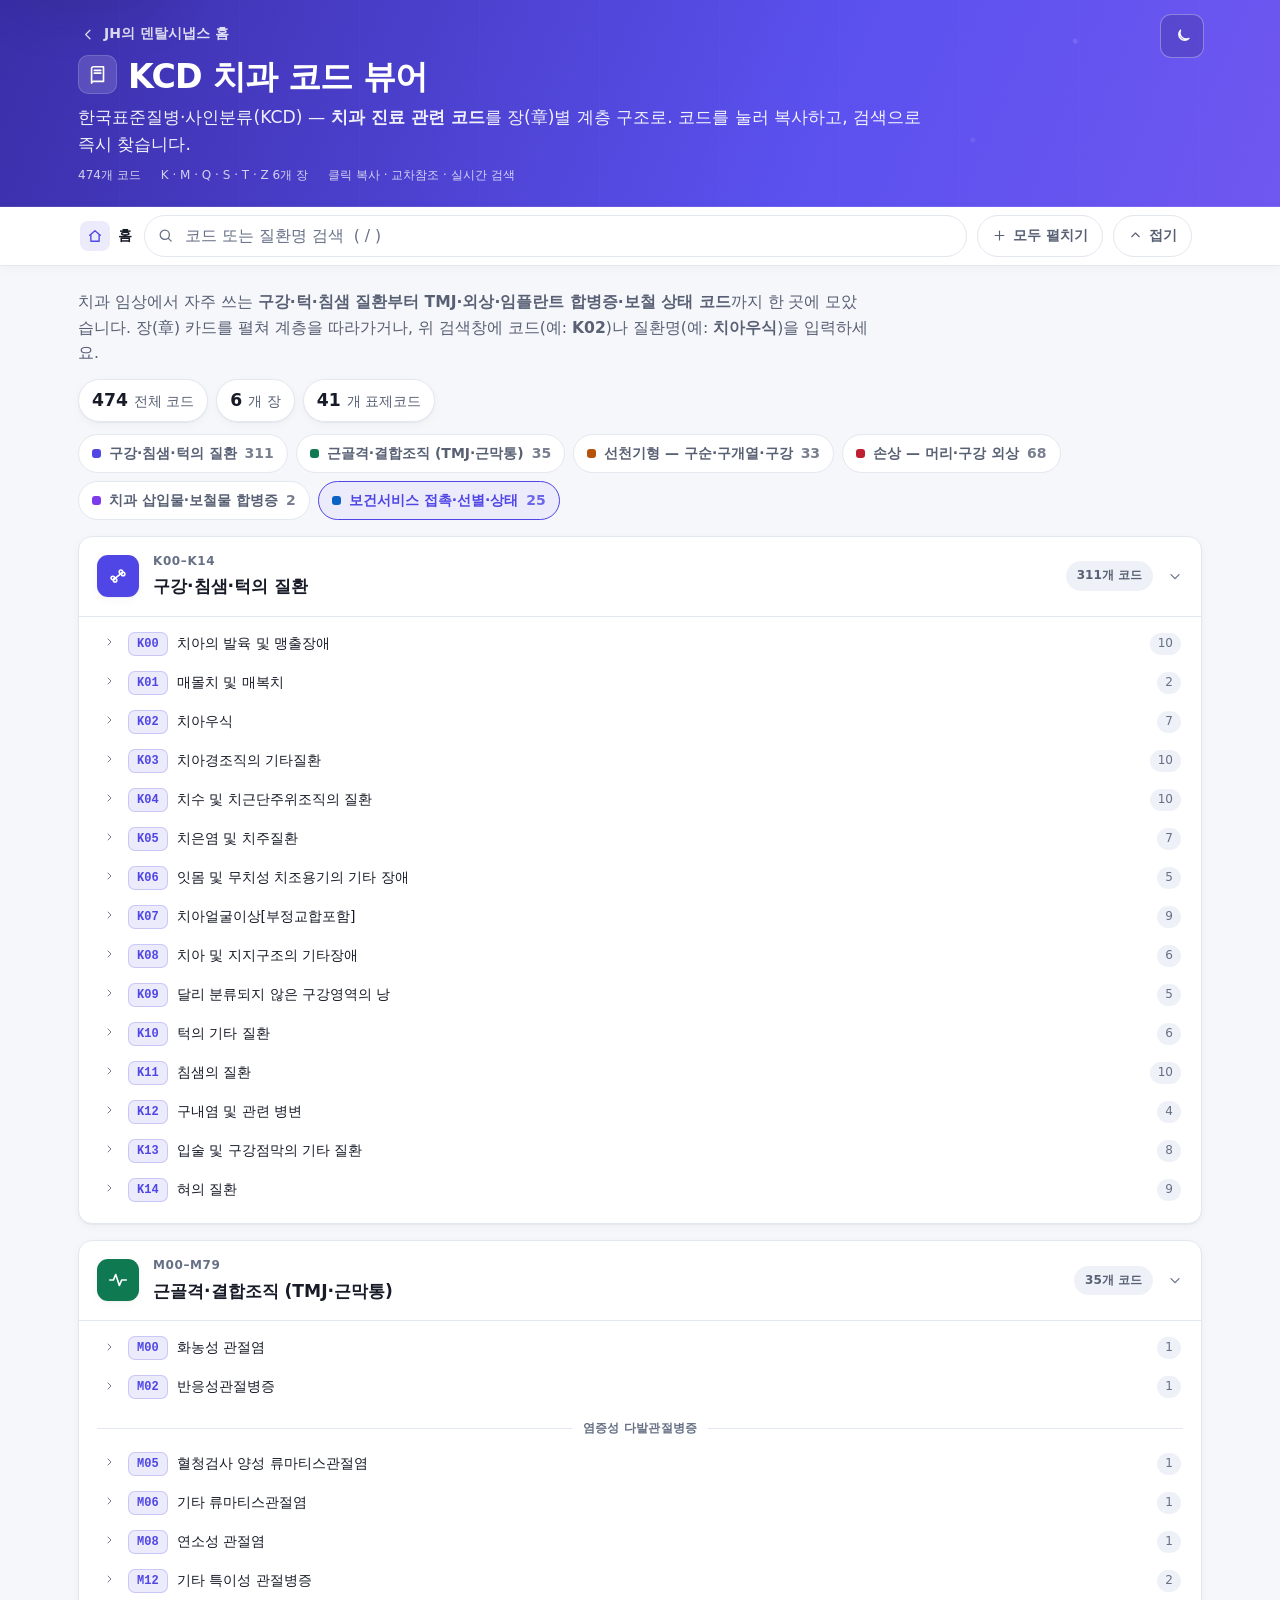
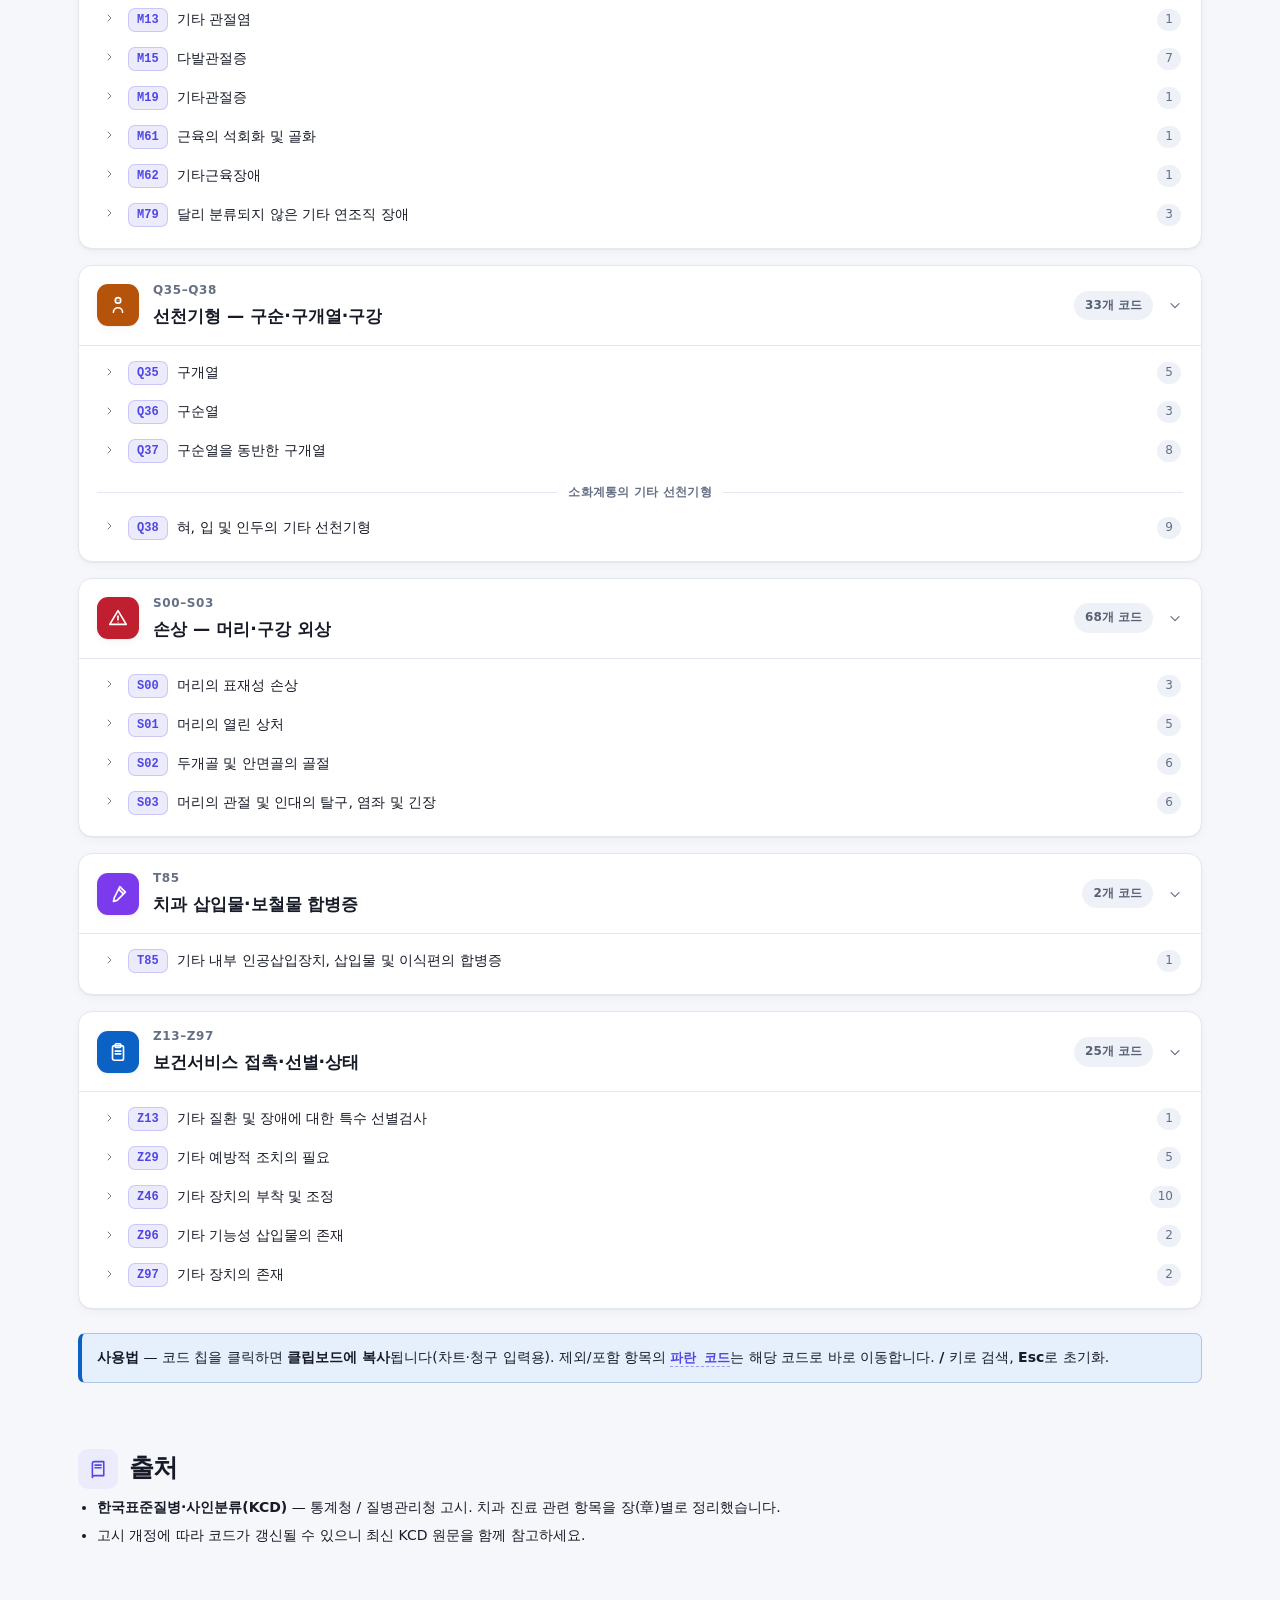
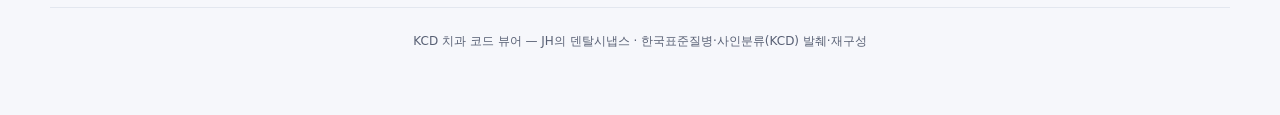
<file: kcd.html>
<!DOCTYPE html>
<html lang="ko" data-theme="auto">
<head>
<meta charset="UTF-8" />
<meta name="viewport" content="width=device-width, initial-scale=1.0" />
<title>KCD 치과 코드 뷰어 — JH의 덴탈시냅스</title>
<meta name="description" content="한국표준질병사인분류(KCD) 치과 관련 코드 뷰어 — 구강·턱·침샘 질환, TMJ, 외상, 임플란트 합병증, 보철 상태 코드를 계층 구조로 검색·복사" />
<meta name="theme-color" content="#4f46e5" />
<link rel="icon" href="assets/favicon.svg" type="image/svg+xml" />
<link rel="stylesheet" href="assets/theme.css?v=7" />
<style>

  /* ===== KCD viewer (page-scoped) ===== */
  .kcd-search{flex:1 1 260px;position:relative;display:flex;align-items:center;min-width:0}
  .kcd-search svg.gl{position:absolute;left:13px;width:17px;height:17px;color:var(--ink-3);pointer-events:none}
  .kcd-search input{width:100%;height:42px;border:1px solid var(--line);background:var(--surface);color:var(--ink);
    border-radius:var(--r-pill);padding:0 16px 0 40px;font-size:var(--text-base);outline:none;
    transition:border-color var(--dur),box-shadow var(--dur)}
  .kcd-search input::placeholder{color:var(--ink-3)}
  .kcd-search input:focus{border-color:var(--brand);box-shadow:0 0 0 3px color-mix(in srgb,var(--brand) 22%,transparent)}
  .btn{display:inline-flex;align-items:center;gap:6px;height:42px;padding:0 14px;border-radius:var(--r-pill);
    border:1px solid var(--line);background:var(--surface);color:var(--ink-2);font-size:var(--text-sm);
    font-weight:600;cursor:pointer;white-space:nowrap}
  .btn:hover{color:var(--brand);border-color:var(--brand)}
  .btn svg{width:15px;height:15px}
  .kcd-result{font-size:var(--text-sm);color:var(--ink-2);white-space:nowrap;font-variant-numeric:tabular-nums}
  .kcd-result b{color:var(--brand);font-weight:800}

  .kcd-intro{margin:var(--sp-5) 0 var(--sp-3)}
  .kcd-intro p{margin:0 0 12px;color:var(--ink-2);font-size:var(--text-base);max-width:80ch}
  .statchips{display:flex;flex-wrap:wrap;gap:8px}
  .statchip{display:inline-flex;align-items:baseline;gap:6px;border:1px solid var(--line);background:var(--surface);
    border-radius:var(--r-pill);padding:6px 13px;font-size:var(--text-sm);color:var(--ink-2);box-shadow:var(--shadow-sm)}
  .statchip b{font-size:var(--text-md);font-weight:800;color:var(--ink);font-variant-numeric:tabular-nums}

  .chapnav{display:flex;flex-wrap:wrap;gap:8px;margin:0 0 var(--sp-4)}
  .chapnav a{display:inline-flex;align-items:center;gap:8px;padding:7px 13px;border-radius:var(--r-pill);
    border:1px solid var(--line);background:var(--surface);color:var(--ink-2);font-size:var(--text-sm);font-weight:600}
  .chapnav a:hover{border-color:var(--brand);color:var(--brand);text-decoration:none}
  .chapnav a.active{border-color:var(--brand);color:var(--brand);background:var(--brand-soft)}
  .chapnav a .dot{width:9px;height:9px;border-radius:3px;flex:0 0 auto}
  .chapnav a b{color:inherit;font-weight:800;font-variant-numeric:tabular-nums;opacity:.8}

  /* chapter card */
  .chap{border:1px solid var(--line);border-radius:var(--r-lg);background:var(--surface);box-shadow:var(--shadow-sm);
    margin:0 0 var(--sp-4);overflow:hidden;scroll-margin-top:90px}
  .chap>summary{list-style:none;cursor:pointer;display:flex;align-items:center;gap:14px;padding:15px 18px}
  .chap>summary::-webkit-details-marker{display:none}
  .chap>summary:hover{background:color-mix(in srgb,var(--brand) 4%,transparent)}
  .chap>summary .ic{width:42px;height:42px;border-radius:11px;display:grid;place-items:center;flex:0 0 auto;color:#fff;
    box-shadow:var(--shadow-sm)}
  .chap>summary .ic svg{width:22px;height:22px}
  .c-meta{display:flex;flex-direction:column;min-width:0;gap:1px}
  .c-range{font-size:var(--text-xs);font-weight:800;letter-spacing:.05em;color:var(--ink-3);font-variant-numeric:tabular-nums}
  .c-title{font-size:var(--text-md);font-weight:800;margin:0;color:var(--ink);white-space:nowrap;overflow:hidden;text-overflow:ellipsis}
  .c-count{margin-left:auto;font-size:var(--text-xs);font-weight:700;color:var(--ink-2);background:var(--surface-2);
    border-radius:var(--r-pill);padding:5px 11px;white-space:nowrap;flex:0 0 auto;font-variant-numeric:tabular-nums}
  .chev{color:var(--ink-3);transition:transform var(--dur) var(--ease);flex:0 0 auto;display:grid;place-items:center}
  .chev svg{width:16px;height:16px}
  .chap[open]>summary .chev{transform:rotate(90deg)}
  .chap[open]>summary{border-bottom:1px solid var(--line)}
  .chap-body{padding:8px 12px 14px}

  /* tree */
  .tree{display:flex;flex-direction:column;gap:1px}
  .node{border-radius:var(--r-sm)}
  .row{display:flex;align-items:flex-start;gap:9px;padding:7px 8px;border-radius:var(--r-sm)}
  .row:hover{background:color-mix(in srgb,var(--brand) 6%,transparent)}
  summary.row{cursor:pointer;list-style:none}
  summary.row::-webkit-details-marker{display:none}
  .branch>summary:focus-visible{outline:2px solid var(--brand);outline-offset:-2px}
  .twist{flex:0 0 auto;width:20px;height:21px;display:grid;place-items:center;color:var(--ink-3);transition:transform var(--dur)}
  .twist svg{width:12px;height:12px}
  .branch[open]>summary .twist{transform:rotate(90deg)}
  .twist-sp{flex:0 0 auto;width:20px;height:1px}
  .code{flex:0 0 auto;font-family:ui-monospace,SFMono-Regular,Menlo,Consolas,monospace;font-size:var(--text-xs);
    font-weight:700;background:var(--brand-soft);color:var(--brand);
    border:1px solid color-mix(in srgb,var(--brand) 22%,transparent);border-radius:7px;padding:2px 8px;
    cursor:copy;line-height:1.5;white-space:nowrap;transition:background .15s,color .15s}
  .code:hover{background:var(--brand);color:var(--brand-ink)}
  .code:focus-visible{outline:2px solid var(--brand);outline-offset:2px}
  .name{font-size:var(--text-sm);color:var(--ink);padding-top:1px;flex:1 1 auto;min-width:0;line-height:1.5}
  .kidcount{flex:0 0 auto;font-size:var(--text-xs);color:var(--ink-3);background:var(--surface-2);
    border-radius:var(--r-pill);padding:1px 8px;align-self:center;font-variant-numeric:tabular-nums}
  .sub09{flex:0 0 auto;font-size:10px;font-weight:800;color:var(--info);background:var(--info-soft);
    border-radius:var(--r-pill);padding:1px 7px;align-self:center;letter-spacing:.02em}

  .kidwrap{margin:1px 0 3px 19px;padding-left:13px;border-left:1.5px solid var(--line)}
  .meta-block{margin:2px 0 7px 41px;display:flex;flex-direction:column;gap:3px}
  .leaf>.meta-block{margin-left:41px}
  .m{margin:0;font-size:var(--text-xs);line-height:1.55;color:var(--ink-2)}
  .m .mlab{display:inline-block;font-weight:800;font-size:10px;border-radius:5px;padding:1px 6px;margin-right:6px;
    vertical-align:1px;letter-spacing:.02em}
  .m.inc .mlab{color:var(--success);background:var(--success-soft)}
  .m.exc .mlab{color:var(--danger);background:var(--danger-soft)}
  .m.note .mlab{color:var(--ink-2);background:var(--surface-2)}
  .m.term{color:var(--ink-3);padding-left:2px}
  .m.term::before{content:"";display:inline-block;width:3px;height:3px;border-radius:50%;background:var(--ink-3);
    vertical-align:3px;margin-right:8px}
  .xref{color:var(--brand);font-weight:700;cursor:pointer;border-bottom:1px dashed color-mix(in srgb,var(--brand) 50%,transparent);
    font-family:ui-monospace,Menlo,monospace;font-size:.95em}
  .xref:hover{text-decoration:none;background:var(--brand-soft);border-radius:3px}
  .extcode{font-family:ui-monospace,Menlo,monospace;font-size:.95em;color:var(--ink-2);background:var(--surface-2);
    border-radius:4px;padding:0 4px}

  .divider{display:flex;align-items:center;gap:11px;margin:12px 6px 5px;color:var(--ink-3);font-size:var(--text-xs);
    font-weight:800;letter-spacing:.02em}
  .divider::before,.divider::after{content:"";height:1px;background:var(--line);flex:1}

  .code.flash{animation:codeflash 1.4s var(--ease)}
  @keyframes codeflash{0%,100%{background:var(--brand-soft);color:var(--brand)}22%{background:var(--brand);color:var(--brand-ink)}}
  .hit-flash>summary,.hit-flash>.row{animation:rowflash 1.6s var(--ease)}
  @keyframes rowflash{0%,100%{background:transparent}20%{background:color-mix(in srgb,var(--brand) 16%,transparent)}}

  .toast{position:fixed;left:50%;bottom:24px;transform:translateX(-50%) translateY(20px);z-index:80;
    background:var(--ink);color:var(--bg);font-size:var(--text-sm);font-weight:600;padding:11px 17px;
    border-radius:var(--r-pill);box-shadow:var(--shadow-lg);opacity:0;pointer-events:none;
    transition:opacity var(--dur),transform var(--dur);display:inline-flex;align-items:center;gap:9px}
  .toast.show{opacity:1;transform:translateX(-50%) translateY(0)}
  .toast svg{width:16px;height:16px;color:var(--success)}

  .empty{padding:30px 18px;text-align:center;color:var(--ink-2);font-style:italic;
    border:1px dashed var(--line);border-radius:var(--r);background:var(--surface)}
  .kcd-src{margin-top:var(--sp-6)}
  @media (max-width:640px){ .c-title{font-size:var(--text-base)} .name{font-size:var(--text-xs)} }

</style>
</head>
<body>

<header class="hero">
  <button class="themebtn hero-toggle" id="theme" aria-label="다크 모드로 전환"><svg aria-hidden="true"><use href="assets/icons.svg#i-moon"/></svg></button>
  <div class="wrap">
    <a class="crumb" href="index.html"><svg aria-hidden="true"><use href="assets/icons.svg#i-arrow-left"/></svg> JH의 덴탈시냅스 홈</a>
    <h1><span class="logo"><svg aria-hidden="true"><use href="assets/icons.svg#i-book"/></svg></span>KCD 치과 코드 뷰어</h1>
    <p class="sub">한국표준질병·사인분류(KCD) — <b>치과 진료 관련 코드</b>를 장(章)별 계층 구조로. 코드를 눌러 복사하고, 검색으로 즉시 찾습니다.</p>
    <div class="meta-row">
      <span id="heroCount">— 코드</span>
      <span>K · M · Q · S · T · Z 6개 장</span>
      <span>클릭 복사 · 교차참조 · 실시간 검색</span>
    </div>
  </div>
</header>

<div class="topbar">
  <div class="wrap topbar-inner" style="flex-wrap:wrap">
    <a class="brand" href="index.html"><span class="logo"><svg aria-hidden="true"><use href="assets/icons.svg#i-home"/></svg></span>홈</a>
    <div class="kcd-search">
      <svg class="gl" aria-hidden="true"><use href="assets/icons.svg#i-search"/></svg>
      <input id="kcdq" type="search" placeholder="코드 또는 질환명 검색  ( / )" aria-label="KCD 코드·질환명 검색" autocomplete="off" />
    </div>
    <button class="btn" id="expandAll" type="button"><svg aria-hidden="true"><use href="assets/icons.svg#i-plus"/></svg>모두 펼치기</button>
    <button class="btn" id="collapseAll" type="button"><svg aria-hidden="true"><use href="assets/icons.svg#i-arrow-up"/></svg>접기</button>
    <span class="kcd-result" id="kcdResult"></span>
  </div>
</div>

<main class="wrap">
  <div class="kcd-intro">
    <p>치과 임상에서 자주 쓰는 <b>구강·턱·침샘 질환부터 TMJ·외상·임플란트 합병증·보철 상태 코드</b>까지 한 곳에 모았습니다. 장(章) 카드를 펼쳐 계층을 따라가거나, 위 검색창에 코드(예: <b>K02</b>)나 질환명(예: <b>치아우식</b>)을 입력하세요.</p>
    <div class="statchips">
      <span class="statchip"><b id="statCodes">—</b> 전체 코드</span>
      <span class="statchip"><b id="statChaps">—</b> 개 장</span>
      <span class="statchip"><b id="statTop">—</b> 개 표제코드</span>
    </div>
  </div>

  <nav class="chapnav" id="chapnav" aria-label="장 바로가기"></nav>

  <div id="kcdRoot"></div>
  <p class="empty" id="kcdEmpty" hidden>일치하는 코드가 없습니다. 다른 키워드로 검색해 보세요.</p>

  <div class="callout" style="margin-top:var(--sp-5)">
    <b>사용법</b> — 코드 칩을 클릭하면 <b>클립보드에 복사</b>됩니다(차트·청구 입력용). 제외/포함 항목의 <span class="xref" style="cursor:default">파란 코드</span>는 해당 코드로 바로 이동합니다. <b>/</b> 키로 검색, <b>Esc</b>로 초기화.
  </div>

  <section class="kcd-src" id="sources">
    <div class="sec-head"><span class="ic"><svg aria-hidden="true"><use href="assets/icons.svg#i-book"/></svg></span><h2>출처</h2></div>
    <ul class="tight" style="font-size:var(--text-sm)">
      <li><b>한국표준질병·사인분류(KCD)</b> — 통계청 / 질병관리청 고시. 치과 진료 관련 항목을 장(章)별로 정리했습니다.</li>
      <li>고시 개정에 따라 코드가 갱신될 수 있으니 최신 KCD 원문을 함께 참고하세요.</li>
    </ul>
  </section>
</main>

<div class="toast" id="toast" role="status" aria-live="polite"><svg aria-hidden="true"><use href="assets/icons.svg#i-clipboard"/></svg><span class="tmsg"></span></div>
<button id="toTop" title="맨 위로" aria-label="맨 위로"><svg aria-hidden="true"><use href="assets/icons.svg#i-arrow-up"/></svg></button>

<footer class="wrap">
  KCD 치과 코드 뷰어 — JH의 덴탈시냅스 · 한국표준질병·사인분류(KCD) 발췌·재구성
</footer>

<script type="text/plain" id="kcdRaw">구강, 침샘 및 턱의 질환(K00-K14)
K00	치아의 발육 및 맹출장애
제외 : 매몰치 및 매복치(K01.-)
K00.0	무치증
K00.00	부분무치증[저치증][회치증]
K00.01	완전무치증
K00.09	상세불명의 무치증
K00.1	과잉치
포함 : 추가치
제외 : 매복 과잉치(K01.18)
K00.10	절치 및 견치 부위
정중과잉치
K00.11	소구치 부위
K00.12	대구치 부위
구후치
제4대구치
구방치
K00.19	상세불명의 과잉치
K00.2	치아의 크기와 형태의 이상
K00.20	거대치
K00.21	왜소치
K00.22	유착
K00.23	유합 및 쌍생
분열치
유합치
K00.24	치외치[교합면 이상결절]
제외 : 정상변형이라 간주되는 카라벨리결절은 코드를 부여하면 안된다
K00.25	치내치[확장된 치아종] 및 절치 이상
구개구
정형(원주)치
삽형치
T자형치
K00.26	소구치화
K00.27	비정상결절 및 법랑질진주
제외 : 치외치 [교합면 이상 결절](K00.24)카라벨리 결절, 정상의 변형이라 간주되며 분류해서는 안된다.
K00.28	우상치
K00.29	기타 및 상세불명의 치아의 크기와 형태의 이상
K00.3	반상치
제외: 치아의 침착물[유착물](K03.6)터너치(K00.46)
K00.30	지방병성(불소)법랑질의 반점[치아의 불소침착증]
K00.31	비지방성의 법랑질의 반점[비불소법랑질불투명]
K00.39	상세불명의 반상치
K00.4	치아형성의 장애
제외 : 치아구조의 유전적 장애(K00.5-)선천 매독에서의 허친슨치아 및 오디모양 구치(A50.5)반상치(K00.3-)
K00.40	법랑질형성저하
K00.41	출생전 법랑질형성저하
K00.42	신생아 법랑질형성저하
K00.43	시멘트질의 무형성 형성저하
K00.44	만곡치
K00.45	치아형성이상[국한성 치아형성이상]
K00.46	터너치아
K00.48	기타 명시된 치아형성의 장애
K00.49	상세불명의 치아형성 장애
K00.5	달리 분류되지 않은 치아구조의 유전성 장애
K00.50	불완전 법랑질형성증
K00.51	불완전 상아질형성증
제외 : 불완전 골형성증(Q78.0)치아형성이상(K00.58)각상치아(K00.58)
K00.52	불완전 치아형성증
K00.58	기타 치아구조의 유전성 장애치아형성이상각상치아
K00.59	상세불명의 치아구조의 유전성 장애
K00.6	치아맹출의 장애
K00.60	선천치
K00.61	신생치
K00.62	치아의 조기맹출
K00.63	잔존[지속성] 유치[젖니]
K00.64	만기 생치
K00.65	유치[젖니]의 조기탈락
제외 : 치아탈락(주위 조직의 질병에 기인한) (K08.0)
K00.68	기타 명시된 치아맹출의 장애
K00.69	상세불명의 치아맹출의 장애
K00.7	생치증후군
K00.8	기타 치아발육의 장애
포함 : 치아의 내인성 착색 NOS
제외 : 국소 원인에 의한 변색(K03.6, K03.7)
K00.80	혈액형부적합에 의한 치아형성 중 색조변화
K00.81	담도계이상으로 인한 치아형성 중 색조변화
K00.82	포르피린증에 의한 치아형성 중 색조변화
K00.83	테트라시이클린에 의한 치아형성 중 색조변화
K00.88	기타 명시된 치아발육의 장애
K00.9	상세불명의 치아발육의 장애치아형성의 장애 NOS

K01	매몰치 및 매복치
제외 : 매몰치와 매복치 또는 그 인접치아의 이상위치를 동반한 매몰치 및 매복치
K01.0	매몰치
매몰치는 다른 치아에 의한 폐쇄가 없는데도 맹출되지 못한 치아를 말한다.
K01.1	매복치
매복치는 다른 치아에 의한 폐쇄 때문에 맹출되지 못한 치아를 말한다
K01.10	상악 절치의 매복
K01.11	하악 절치의 매복
K01.12	상악 견치의 매복
K01.13	하악 견치의 매복
K01.14	상악 소구치의 매복
K01.15	하악 소구치의 매복
K01.16	상악 대구치의 매복
K01.161	제1대구치
K01.162	제2대구치
K01.163	제3대구치
K01.169	상세불명
K01.17	하악 대구치의 매복
K01.171	제1대구치
K01.172	제2대구치
K01.173	제3대구치
K01.179	상세불명
K01.18	과잉매복치
K01.19	상세불명의 매복치
K02	치아우식
K02.0	법랑질에 제한된 우식
백색반점병면(초기우식)
K02.1	상아질의 우식
K02.2	시멘트질의 우식
K02.3	정지된 치아우식
K02.4	파치증
영아성 흑색치아
흑색파치증
K02.8	기타 치아우식
K02.9	상세불명의 치아우식

K03	치아경조직의 기타질환
제외 : 이갈이(F45.8)치아우식(K02.-)이갈이 NOS(F45.8)
K03.0	치아의 과다교모
K03.00	교합면의 마모
K03.01	인접면의 마모
K03.08	기타 명시된 형태의 치아의 교모
K03.09	상세불명의 치아의 교모
K03.1	치아의 마모
K03.10	치아의 치약마모
치아의 쐐기결손 NOS
K03.11	치아의 습관성 마모
K03.12	치아의 직업성 마모
K03.13	치아의 전통성 마모
종교의식(儀式)성 마모
K03.18	기타 명시된 치아의 마모
K03.19	상세불명의 치아의 마모
K03.2	치아의 침식
K03.20	직업성 치아의 침식
K03.21	지속적 구토에 의한 치아의 침식
K03.22	식사에 의한 치아의 침식
K03.23	약물 및 약제에 의한 치아의 침식
K03.24	특발성 치아의 침식
K03.28	기타 명시된 치아의 침식
K03.29	상세불명의 치아의 침식
K03.3	치아의 병적 흡수
K03.30	치아의 외부 흡수
K03.31	치아의 내부 흡수[내부 육아종][분홍반점]
K03.39	상세불명의 치아의 병적 흡수
K03.4	과시멘트질증
시멘트질증식증
제외 : 파젯병에서의 고시멘트질증(M88.8)
K03.5	치아의 유착증
K03.6	치아의 침착물[유착물]
치석 :	잇몸밑
잇몸위
치아의 침착물[유착물] :	베텔(씹는 후추)
흑색
녹색
백질
오렌지색
담배
치아의 착색 : 	NOS
외인성 NOS
K03.7	치아경조직의 맹출후 색조변화
제외 : 치아의 침착물[유착물](K03.6)
K03.8	기타 명시된 치아경조직의 질환
K03.80	과민성 상아질
K03.81	방사선 조사된 법랑질
방사선유발성일 때 방사선 감별을 원한다면추가로 외인분류번호(XX장)을 사용할 것.
K03.88	기타 명시된 치아경조직의 질환
K03.9	상세불명의 치아경조직의 질환

K04 치수 및 치근단주위조직의 질환
K04.0	치수염
급성 치수염
만성(증식성)(궤양성) 치수염
K04.00	가역적 치수염
K04.01	비가역적 치수염
K04.09	상세불명의 치수염
K04.1	치수의 괴사
치수 괴저
K04.2	치수변성
상아립
치수석회화
치수결석
K04.3	치수내의 이상경조직형성
이차성 또는 불규칙적 상아질
제외 : 치수 석회화(K04.2)치수 결석(K04.2)
K04.4	치수기원의 급성 근단치주염
급성 근단치주염 NOS
K04.5	만성 근단치주염
근단 또는 근단주위 육아종
근단치주염 NOS
K04.6	동이 있는 근단주위농양
동이 있는 :	치아농양
치아치조농양
K04.60	상악동으로 연결된 동
K04.61	비강으로 연결된 동
K04.62	구강으로 연결된 동
K04.63	피부로 연결된 동
K04.69	상세불명의 동이 있는 근단주위농양
K04.7	동이 없는 근단주위농양
농양 NOS: 	치아
치아치조
근단주위
K04.8	치근낭
낭 :	근단(치주)
근단주위
제외 : 외측치주낭(K09.0)
K04.80	근단 및 외측의 치근낭
K04.81	잔류성 치근낭
K04.82	염증성 치주의 치근낭
제외 : 발육성 외측치주낭(K09.0)
K04.89	상세불명의 치근낭
K04.9	치수 및 치근단주위조직의 기타 및 상세불명의 질환

K05	치은염 및 치주질환
K05.0	급성 치은염
제외 : 급성 치관주위염(K05.22)급성 괴사궤양성 치은염(A69.1)헤르페스바이러스[단순헤르페스] 치은 구내염(B00.2)
K05.00	급성 연쇄구균치은구내염
K05.08	기타 명시된 급성 치은염
K05.09	상세불명의 급성 치은염
K05.1	만성 치은염
K05.10	단순 변연부 
K05.11	증식성
K05.12	궤양성
제외 : 괴사성 궤양성 치은염(A69.1)
K05.13	박리성
K05.18	기타 명시된 만성 치은염
K05.19	상세불명의 만성 치은염
K05.2	급성 치주염
K05.20	동이 없는 잇몸 기원의 치주농양
제외 : 치수기원의 급성 근단성 치주염(K04.4)근단주위농양(K04.7)동이 있는 근단주위농양(K04.6-)
치수기원의 치주농양
K05.21	동이 있는 잇몸 기원의 치주농양
제외 : 치수기원의 급성 근단성 치주염(K04.4)근단주위농양(K04.7)동이 있는 근단주위농양(K04.6-)
K05.22	급성 치관주위염
K05.28	기타 명시된 급성 치주염
K05.29	상세불명의 급성 치주염
K05.3	만성 치주염
K05.30	만성 단순치주염
K05.31	만성 치관주위염
K05.38	기타 명시된 만성 치주염
K05.39	상세불명의 만성 치주염
K05.4	치주증
연소성 치주증
K05.5	기타치주질환
K05.6	상세불명의 치주질환

K06	잇몸 및 무치성 치조용기의 기타 장애
제외 : 무치성 치조융기의 위축(K08.2)치은염:	NOS(K05.1)
급성(K05.0)
만성(K05.1)
K06.0	치은퇴축
K06.00	국소적
K06.01	전반적
K06.09	상세불명의 치은퇴축
치은퇴축(감염후, 수술후)
K06.1	치은비대
K06.10	치은섬유종증
K06.18	기타 명시된 치은비대
K06.19	상세불명의 치은비대
K06.2	외상과 연관된 잇몸 및 무치성 치조융기의 병변
원인 분류를 원한다면 부가 외인분류번호(XX장)을 사용할 것.
K06.20	외상성 교합에 의한
K06.21	칫솔질에 의한
K06.22	마찰성(기능성) 각화증
K06.23	자극성 증식증[의치성 증식증]
무치성 융선의 자극성 증식증[의치성 증식증]
K06.28	기타 명시된 외상과 연관된 잇몸 및 무치성 치조융기의 병변
K06.29	상세불명의 외상과 연관된 잇몸 및 무치성 치조융기의 병변
K06.8	기타 명시된 잇몸 및 무치성 치조융기의 장애
K06.80	성인성 치은낭
K06.88	기타 명시된 잇몸 및 무치성 치조융기의 장애
섬유성 치은종
가동성 융기
거대세포 치은종
말초 거대세포육아종
잇몸의 화농성 육아종
K06.9	상세불명의 잇몸 및 무치성 치조융기의 장애

K07	치아얼굴이상[부정교합포함]
제외 : 반족얼굴위축 또는 비대(Q67.4)한쪽 과두의 증식증 또는 형성저하 (K10.8)
K07.0	턱크기의 주요 이상
제외 : 말단비대증(E22.0)로빈증후군(Q87.0)
K07.00	상악의 대악증[상악의 증식증]
K07.01	하악의 대악증[하악의 증식증]
K07.02	양악의 대악증
K07.03	상악의 소악증[상악의 형성저하]
K07.04	하악의 소악증[하악의 형성저하]
K07.05	양악의 소악증
K07.08	기타 명시된 턱크기의 이상
K07.09	상세불명의 턱크기의 이상
K07.1	턱-두개골저의 관계이상
K07.10	턱의 비대칭
K07.11	하악의 돌출증
K07.12	상악의 돌출증
K07.13	하악의 후퇴증
K07.14	상악의 후퇴증
K07.18	기타 명시된 턱-두개골저의 관계이상
K07.19	상세불명의 턱-두개골저의 관계이상
K07.2	치열궁 관계의 이상
K07.20	원심교합
K07.21	근심교합
K07.22	과도한 상치돌출[수평적 피개교합]
K07.23	과도한 피개교합[수직적 피개교합]
K07.24	개방교합
K07.25	교차교합(전치부, 후치부)
K07.26	정중편위
K07.27	하악후치부의 후방혀
K07.28	기타 명시된 치열궁 관계의 이상
K07.29	상세불명의 치열궁 관계의 이상
K07.3	치아위치의 이상
제외 : 위치이상이 없는 매몰치 및 매복치 (K01.-)
K07.30	과밀
K07.31	전위
K07.32	회전
K07.33	간격
정중이개
K07.34	전위
K07.35	위치이상을 동반한 매몰치 또는 매복치
K07.38	기타 명시된 치아위치의 이상
K07.39	상세불명의 치아위치의 이상
K07.4	상세불명의 부정교합
K07.5	치아얼굴의 기능이상
제외 : 이갈이(F45.8)이갈이 NOS(F45.8)
K07.50	턱닫힘이상
K07.51	삼킴이상에 의한 부정교합
K07.52	입호흡에 의한 부정교합
K07.53	혀, 입술 또는 손가락의 습관에 의한 부정교합
K07.58	기타 명시된 치아얼굴의 기능적 이상
K07.59	상세불명의 치아얼굴의 기능적 이상
K07.6	턱관절장애
제외 : 현존 턱관절의 :	탈구(S03.0)			긴장(S03.4)
K07.60	턱관절내장증
K07.61	턱관절잡음
K07.62	턱관절의 재발성 탈구 및 이탈구
K07.63	달리 분류되지 않은 턱관절의 통증
K07.64	달리 분류되지 않은 턱관절의 경직
K07.65	턱관절의 퇴행성관절염
K07.66	저작근의 장애
K07.68	기타 명시된 턱관절장애
K07.69	상세불명의 턱관절장애
K07.8	기타 치아얼굴이상
K07.9	상세불명의 치아얼굴이상

K08	치아 및 지지구조의 기타장애
K08.0	전신적 원인에 의한 치아의 탈락
치아탈락(말단통증(T56.1), 저인산증(E83.3)등 전신적 원인을 포함하는 주위 조직의 질병에 기인하는)
제외 : 유치[젖니]의 조기 탈락(K00.65)
K08.1	사고, 발치 또는 국한성 치주병에 의한 치아상실
제외: 현존 손상(S03.2)
K08.2	무치성 치조융기의 위축
K08.3	잔존치근
K08.8	기타 명시된 치아 및 지지구조의 장애
K08.80	치통 NOS
K08.81	불규칙한 치조돌기
K08.82	치조융기의 비대 NOS
K08.88	기타
K08.9	상세불명의 치아 및 지지구조의 장애

K09	달리 분류되지 않은 구강영역의 낭
포함 : 동맥류낭 및 기타 섬유-골성 병변 모두의 조직학적 소견을 보이는 병변
제외 : 치근낭(K04.8)
K09.0	발육성 치성낭
낭 :	힘치성
맹출
소포성
치은
외측치주성
원시성
K09.1	구강영역의 발육성(비치원성)낭
(의)낭 :	구상상악
절치관
정중구개
비구개
구개유두
K09.2	턱의 기타 낭
턱의:	낭NOS
동맥류낭
출혈성 낭
외상성 낭
제외 : 턱의 잠복성 골낭(K10.0)스타프네낭(K10.0)
K09.8	달리 분류되지 않은 구강영역의 기타 낭
입의:	유피낭
유표피낭
림프상피낭
엡스타인진주
코치조낭
코입술낭
K09.9	상세불명의 구강영역의 낭

K10	턱의 기타 질환
K10.0	턱의 발육장애
턱의 잠복성 골낭
스타프네낭
하악융기
구개융기
K10.1	중심성 거대세포육아종
거대세포육아종 NOS
제외 : 말초성 거대세포육아종(K06.8)
K10.2	턱의 염증성 병태
턱(급성, 만성, 화농성)의 :
골염
골수염(신생아)
방사선골괴사
골막염
턱뼈의 부골
방사선-유발일 때 방사선 분류를 원한다면
부가 외인분류번호(XX장)을 사용할 것.
K10.3	턱의 치조염
치조골염
건성 발치와
K10.8	기타 명시된 턱의 질환
턱 :	가족성 섬유형성이상
외골증
섬유성 형성이상
한쪽 관절돌기 :	증식증
형성저하
K10.9	상세불명의 턱의 질환

K11	침샘의 질환
K11.0	침샘의 위축
K11.1	침샘의 비대
K11.2	타액선염
제외 : 유행성 이하선염(B26.-)포도막귀밑샘열(D86.8)
K11.20	급성 타액선염
K11.21	급성, 재발성 타액선염
K11.22	만성 타액선염
K11.29	상세불명의 타액선염
K11.3	침샘의 농양
K11.4	침샘의 누공
제외 : 침샘의 선천누공(Q38.4)
K11.5	타석증
침샘 또는 침샘관의 결석
침샘 또는 침샘관의 돌
K11.6	침샘의 점액류
침샘의: 점액유출낭
점액저류낭
두꺼비종
K11.7	침분비의 장애
침분비저하
침과다증
구강건조증
제외 : 마른입 NOS(R68.2)
K11.8	기타 침샘의 질환
침샘의 양성 림프상피병변
미쿨리츠병
괴사성 타액선화생
타액관확장증
타액관의 :	협착
제외 : 건조증후군[쉐그렌](M35.0)
K11.9	상세불명의 침샘 질환
타액선병증 NOS

K12	구내염 및 관련 병변
제외 : 괴저성 구내염(A69.0)구순염(K13.0)헤르페스바이러스[단순헤르페스] 치은구내염(B00.2)
K12.0	재발성 구강 아프타
아프타구내염(주,소)
베드나르아프타
재발성 점막괴사성 선주위염
재발성 아프타성 궤양
포진모양 구내염
K12.1	구내염의 기타 형태
구내염 :	NOS
의치
궤양성
소수포성
K12.2	입의 연조직염 및 농양
입(바닥)의 연조직염
턱밑농양
제외 : (의) 농양 :
근단주위(K04.6-K04.7)
치주(K05.2)
편도주위(J36)
침샘(K11.3)
혀(K14.0)
K12.3	입점막염
점막염(입의)(입인두의) :	NOS
약물-유발
방사선-유발
바이러스성
외부요인의 분류를 원한다면 부가 외인분류번호(XX장)를 사용할 것.
제외 : 코 및 부비동의 점막염(궤양성) (J34.8)질 및 외음 점막염(궤양성)(N76.8)위장로(구강 및 입인두를 제외한)의 점막염(궤양성)(K92.8)

K13	입술 및 구강점막의 기타 질환
포함 : 혀의 상피성 장애
제외 : 잇몸 및 무치성 치조융기의 특정장애(K05-K06)구강 부위의 낭(K09.-)혀의 질환(K14.-)구내염 및 관련병변(K12.-)
K13.0	입술의 질환
구순염 :	NOS
구각
탈락
선성
구순통
구순증
구각미란 NEC
제외 : 리보플라빈결핍(E53.0)
K13.1	볼 및 입술물림
K13.2	혀를 포함하는 구강상피의 백반 및 기타 장애
혀를 포함하는 구강상피의 홍색반
혀를 포함하는 구강상피의 백색부종
구개니코틴성 백색각화증
흡연자 구개
제외 : 모발성 백반(K13.3)
K13.3	모발성 백반
K13.4	구강점막의 육아종 및육아종-유사병변
구강점막의 :	호산구육아종
화농육아종
사마귀황색종
K13.5	구강점막하 섬유증
혀의 점막하 섬유증
K13.6	구강점막의 자극성 증식증
제외 : 무치융기의 자극성 증식증[의치에 의한 증식증] (K06.2)
K13.7	구강점막의 기타 및 상세불명의 병변
초점성 구강점액증

K14	혀의 질환
제외 : 혀의(K13.2) :	홍색반	초점성 상피증식증	백색부종	백반모발성 백반(K13.3)대설증(선천)(Q38.2)혀의 점막하 섬유증(K13.5)
K14.0	설염
혀의 :	농양
궤양(외상성)
제외 : 위축성 설염(K14.4)
K14.1	지도모양 혀
양성 이동성 설염
탈락성 원형 설염
K14.2	정중능형 설염
K14.3	혀유두의 비대
흑모설
설태
엽상유두의 비대
설모증
K14.4	혀유두의 위축
위축성 설염
K14.5	주름잡힌 혀
혀 :	열구성
구상
음낭성
제외 : 선천성 열구설(Q38.3)
K14.6	설통
혀작열감
통증혀
K14.8	혀의 기타 질환
혀(의) :	위축
톱날모양
확대
비대
K14.9	상세불명의 혀의 질환
혀병증 NOS

관절병증(M00-M25)
주로 말초(사지)를 침범하는 장애
M00	화농성 관절염
(470~4771쪽의 부분별 분류번호 중, 코드하단에 표기된 번호를 참조하여 분류할 것)
M00.0	포도구균성 관절염 및 다발관절염
[0-9]

M02	반응성관절병증
(470~471쪽의 부분별 분류번호 중, 코드하단에 표기된 번호를 참조하여 분류할 것)
제외 : 베체트병(M35.2)류마디스열(I00)
M02.3	라이터병
[0-9]

염증성 다발관절병증(M05-M14)
M05	혈청검사 양성 류마티스관절염
(470~471쪽의 부분별 분류번호 중, 코드하단에 표기된 번호를 참조하여 분류할 것)
제외 : 류마티스열(I00)연소성 류마티스관절염(M08.-)척추(의) 류마티스 관절염(M45.-)
M05.0 펠티증후군
[0-9]
비장림프절비대 및 백혈구감소가 동반된 류마티스관절염

M06	기타 류마티스관절염
(470~471쪽의 부분별 분류번호 중, 코드하단에 표기된 번호를 참조하여 분류할 것)
M06.0	혈청검사 음성 류마티스관절염
[0-9]

M08	연소성 관절염
(470~471쪽의 부위별 분류번호 중, 코드하단에 표기된 번호를 참조하여 분류할 것)
포함 : 16세 이전에 발병하여 3개월 이상 지속되는 소아의 관절염
제외 : 펠티증후군(M05.)연소성 피부근육염
M08.0	연소성 류마티스관절염
[0-9]
류마티스인자와 관련되거나 관련되지않는 연소성 류마티스관절염

M12	기타 특이성 관절병증
(470~471쪽의 부위별 분류번호 중, 코드하단에 표기된 번호를 참조하여 분류할 것)
제외 : 관절병증 NOS(M13.9)관절증(M15-M19)윤상피열 관절병증(J38.7)
M12.2	(착색)융모결절성 윤활막염
[0-9]
M12.5	외상성 관절병증
[0-9]
제외 : ~(의) 외상후 관절증 :
NOS(M19.1)
제1수근중수관절(M18.2-M18.3)
고관절(M16.4-M16.5)
무릎(M17.2-M17.3)
기타 단일관절(M19.1)

M13	기타 관절염
(470~471쪽의 부위별 분류번호 중, 코드하단에 표기된 번호를 참조하여 분류할 것)
제외 : 관절증(M15-M19)
M13.9	상세불명의 관절염
[0-9]
관절병증 NOS

M15	다발관절증
포함 : 한 부위 이상의 언급이 있는 관절증
제외 : 단일 관절의 양쪽 침범(M16-M19)
M15.0	일차성 전신(골)관절증
M15.1	(관절병증을 동반한) 헤베르덴결절
M15.2	(관절병증을 동반한) 부샤르결절
M15.3	이차성 다발관절증
외상후 다발관절증
M15.4	미란성 (골)관절증
M15.8	기타 다발관절증
M15.9	상세불명의 다발관절증
전신골관절염 NOS

M19	기타관절증
(470~471쪽의 부위별 분류번호 중, 코드하단에 표기된 번호를 참조하여 분류할 것)
제외 : 척추의 골관절증(M47.-)엄지발가락굳음(M20.2)다발관절증(M15.-)
M19.0	기타 관절의 일차성 관절증
[0-9]
일차성 관절증 NOS

M61	근육의 석회화 및 골화
(470~471쪽의 부위별 분류번호 중, 코드하단에 표기된 번호를 참조하여 분류할 것)
M61.0	외상성 골화근육염
[0-9]

M62	기타근육장애
(470~471쪽의 부위별 분류번호 중, 코드하단에 표기된 번호를 참조하여 분류할 것)
제외 : 경련 및 연축(R25.2)근통(M79.1)알코올성 근병증(G72.1)약물유발성 근병증(G72.0)강직인간증후군(G25.8)
M62.0 근육의 분리
[0-9]

M79	달리 분류되지 않은 기타 연조직 장애
(470~471쪽의 부위별 분류번호 중, 코드하단에 표기된 번호를 참조하여 분류할 것)
제외 : 심인성 연조직통증(F45.4)
M79.0	상세불명의 류마티스
[0-9]
제외 : 재발성 류마티스(M12.3)섬유근통(M79.7)
M79.1	근통
주 : 5번째 자리는 부위별 세분류를 기재
제외 : 근육염(M60.-)
M79.1_0	근막통증후군
[0-9]
M79.1_8	기타 근통
[0-9]
M79.2	상세불명의 신경통 및 신경염
[0-9]
제외 : 단발신경병증(G56-G58)신경뿌리염(M54.1)
NOS
팔 NOS
요전수 NOS
좌골신경통(M54.3-M54.4)

구순열 및 구개열(Q35-Q37)
코와 관련된 기형의 분류를 원한다면 부가 분류번호(Q30.2)를 사용할 것.
제외 : 로빈증후군(Q87.0)

Q35	구개열
포함 : 구개의 열구
구개열
제외 : 구순열을 동반한 구개열(Q37.-)
Q35.1	경구개열
Q35.3	연구개열
Q35.5	경구개열 및 연구개열
Q35.7	구개수열
Q35.9	상세불명의 구개열
구개열 NOS

Q36	구순열
포함 : 구순파열
입술의 선천열구
언청이
제외 : 구개열을 동반한 구순열(Q37.-)
Q36.0	양쪽 구순열
Q36.1	정중 구순열
Q36.9	한쪽 구순열
구순열 NOS

Q37	구순열을 동반한 구개열
Q37.0	양쪽 구순열을 동반한 경구개열
Q37.1	한쪽 구순열을 동반한 경구개열
구순열을 동반한 경구개열 NOS
Q37.2	양쪽 구순열을 동반한 연구개열
Q37.3	한쪽 구순열을 동반한 연구개열
구순열을 동반한 연구개열 NOS
Q37.4	양쪽 구순열을 동반한 경구개열 및 연구개열
Q37.5	한쪽 구순열을 동반한 경구개열 및 연구개열
구순열을 동반한 경구개열 및 연구개열 NOS
Q37.8	상세불명의 양쪽 구순열을 동반한 구개열
Q37.9	상세불명의 한쪽 구순열을 동반한 구개열
구순열을 동반한 구개열 NOS

소화계통의 기타 선천기형(Q38-Q45)
Q38	혀, 입 및 인두의 기타 선천기형
제외 : 대구증(Q18.4)
소구증(Q18.5)
Q38.0	달리 분류되지 않은 입술의 선천기형
제외 : 구순열(Q36.-)구개열을 동반한 구순열(Q37.-)대순증(Q18.6)소순증(Q18.7)
Q38.00	비정상 구순소대
Q38.08	달리 분류되지 않은 입술의 기타선천기형
입술의 선천누공
입술의 선천기형 NOS
반데르보우데증후군
Q38.1	설유착증
혀유착
Q38.2	대설증
Q38.3	혀의 기타 선천기형
무설증
이분혀
혀의 :	선천유착
선천열구
선천기형 NOS
혀형성저하
혀의 형성저하
소설증
Q38.4	침샘 및 관의 선천기형
침샘 또는 관(의) :	결여
부
폐쇄
침샘의 선천누공
Q38.5	달리 분류되지 않은 구개의 선천기형
목젖 결여
구개의 선천기형 NOS
높은 구개공
제외 : 구개열(Q35.-)구순열을 동반한 구개열(Q37.-)
Q38.6	입의 기타 선천기형
입의 선천기형 NOS
Q38.7	인두와
인두의 게실
제외 : 인두와증후군(D82.1)
Q38.8	인두의 기타 선천기형
Q38.80	구개인두부전
Q38.88	인두의 기타 선천기형

S00	머리의 표재성 손상
(716쪽의 형태별 분류번호 중, 코드 하단에 표기된 번호를 참조하여 분류할 것)
제외 : 뇌타박상(미만성)(S06.2)초점성 뇌타박상(S06.3)눈 및 안와의 손상(S05.-)
S00.5	입술 및 구강의 표재성 손상
[0-9]
S00.7	머리의 다발성 표재성 손상
S00.8	기타 머리 부분의 표재성 손상
[0-9]
볼
턱
얼굴 NOS
이마 NOS
관자놀이

S01	머리의 열린 상처
제외 : 태아 머리제거(S18)눈 및 안와의 손상(S05.-)머리 부분의 외상성 절단(S08.-)
S01.4	볼 및 측두하악부의 열린 상처
S01.40	볼의 열린 상처
S01.41	상악부의 열린 상처
위턱부위
S01.42	하악부의 열린 상처
아래턱부위
S01.48	볼 및 측두하악부 영역의 기타 및 여러 부위의 열린 상처
S01.5	입술 및 구강의 열린 상처
제외 : 치아의 탈구(S03.2)치아의 파절(S02.5)
S01.50	입술의 열린 상처
S01.51	볼점막의 열린 상처
볼(내부의)
S01.52	잇몸(치조돌기)의 열린 상처
S01.53	혀와 입바닥의 열린 상처
S01.54	구개의 열린 상처
S01.58	입술 및 구강의 기타 및 여러 부분의 열린 상처
S01.59	상세불명의 입술 및 구강 부분의 열린 상처
S01.7	머리의 다발성 열린 상처
S01.8	기타 머리 부분의 열린 상처
S01.9	상세불명의 머리 부분의 열린 상처

S02	두개골 및 안면골의 골절
주 : 머리내 손상과 연관된 두개골 및 안면골 골절의 일차분류를 위해서는 제 Ⅱ권에 안내된 질병이환 및 사망분류준칙을 참조할 것.다음의 세세분류는 골절 및 열린 상처를 다분류하는 것이 불가능하거나 바람직하지 않은 경우, 보조 분류번호로 임의로 선택하여 사용할 수 있다. 폐쇄성 또는 개방성으로 명시되지 않은 골절은 폐쇄성으로 분류해야 한다.0 폐쇄성1 개방성
S02.4	광대뼈 및 상악골의 골절
S02.42	르포트 1
S02.43	르포트 2
S02.44	복합 중안면
S02.45	한쪽 르포트 3
S02.46	양쪽 르포트 3
S02.47	관골궁
S02.48	기타 광대뼈 및 상악골의 골절
S02.49	상세불명의 광대뼈 및 상악골의 골절
S02.5	치아의 파절
파절치
S02.52	법랑질만의 파절
S02.53	치수 침범이 없는 치관 파절
S02.54	치수 침범이 있는 치관 파절
S02.55	치근 파절
S02.56	치관-치근 파절
S02.57	치아의 다발성 파절
S02.59	상세불명의 치아의 파절
S02.6	하악골의 골절
아래턱뼈
S02.62	관절돌기의 골절
S02.63	아래관절돌기의 골절
S02.64	갈고리돌기의 골절
S02.65	가지의 골절
S02.66	각의 골절
S02.67	결합부위의 골절
S02.68	기타 하악골 부위의 골절
S02.69	상세불명 부위의 하악골의 골절
S02.7	두개골 및 안면골을 침범하는 다발 골절
S02.72	비안와-사골의 골절
S02.78	두개골 및 안면골을 침범하는 기타 다발골절
S02.8	기타 두개골 및 안면골의 골절
제외 : 안와바닥(S02.3)안와천장(S02.1)
S02.82	치조골의 골절
S02.83	경구개의 골절
구개
S02.84	안와 내벽의 골절
안와 NOS
S02.88	기타 및 상세불명의 두개골 및 안면골의 골절
S02.9	상세불명의 두개골 및 안면골 부분의 골절

S03	머리의 관절 및 인대의 탈구, 염좌 및 긴장
S03.0	턱의 탈구
턱(연골, 반달연골)
하악
측두하악(관절)
S03.1	코의 중격연골의 탈구
S03.2	치아의 탈구
S03.20	치아의 이탈구
S03.21 치아의 함입 또는 정출
S03.22	완전탈구
S03.29	상세불명의 치아의 탈구
S03.3	기타 및 상세불명의 머리 부분의 탈구
S03.4	턱의 염좌 및 긴장
측두하악(관절, 인대)
S03.5	기타 및 상세불명의 머리 부분의 관절 및 인대의 염좌 및 긴장

T85	기타 내부 인공삽입장치, 삽입물 및 이식편의 합병증
제외 : 기관 및 조직의 이식 실패 및 거부(T86.-)
T85.6	기타 명시된 내부 인공삽입장치, 삽입물 및 이식편의 기계적 합병증
치과보철물의 파절 및 상실
~에 의한 T82.0에 나열된 병태 :
경막상 및 경막하 주입 카테터
복강내 투석카테터
비흡수성 외과적 재료 NOS
영구봉합
제외 : 뼈복원의 영구적(철사)봉합의 기계적 합병증 (T84.1-T84.2)

Z13	기타 질환 및 장애에 대한 특수 선별검사
Z13.8	기타 명시된 질환 및 장애에 대한 특수 선별검사
치아 장애
내분비 및 대사 장애
제외 : 당뇨병(Z13.1)

Z29	기타 예방적 조치의 필요
제외 : 예방적 외과수술(Z40.-)알레르기 향원에 대한 탈민감(Z51.6)
Z29.0	격리
외부환경으로부터 개인을 보호하거나 감염성질환에 접촉한 사람을 격리시키기 위한 입원
Z29.1	예방적 면역요법
면역혈청의 주입
Z29.2	기타 예방적 화학요법
화학예방법
예방적 항생요법
Z29.8	기타 명시된 예방적 조치
Z29.9	상세불명의 예방적 조치

Z46	기타 장치의 부착 및 조정
제외 : 인공삽입 및 기타 장치의 존재 (Z95-Z97)단지 반복적인 처방전만 발급(Z76.0)장치의 기능이상 또는 기타 합병증 - 색인표 참조
Z46.0	안경 및 콘택트렌즈의 부착 및 조정
Z46.1	보청장치의 부착 및 조정
Z46.2	신경계통 및 특수감각에 관련된 기타 장치의 부착 및 조정
Z46.3	치과보철 장치의 부착 및 조정
Z46.4	치열교정 장치의 부착 및 조정
Z46.5	회장조루술 및 기타 장 장치의 부착 및 조정
Z46.6	요로계 장치의 부착 및 조정
Z46.7	정형외과적 장치의 부착 및 조정
정형외과적 :	보조구
석고붕대
코르셋
구두
Z46.8	기타 명시된 장치의 부착 및 조정
휠췌어
Z46.9	상세불명의 장치의 부착 및 조정

Z96	기타 기능성 삽입물의 존재
제외 : 내부 인공삽입장치, 삽입물 및 이식편의 합병증(T82-T85)
인공삽입물 및 기타 장치의 부착 및 조정(Z44-Z46)
Z96.5	치근 및 하악골 삽입물의 존재
Z96.9	상세불명의 기능적 삽입물의 존재

Z97	기타 장치의 존재
제외 : 내부 보철장치, 삽입물 및 이식편의 합병증 (T82-T85)보철물 및 기타 장치의 부착 및 조정(Z44-Z46)뇌척수액배출장치의 존재(Z98.2)
Z97.2	치아보철장치(전부, 일부)의 존재
Z97.8	기타 명시된 장치의 존재</script>
<script>

(function(){
  "use strict";
  var raw = document.getElementById('kcdRaw').textContent;
  var lines = raw.split('\n');

  var chapterRe = /^(.+?)\(([A-Z][0-9]+-[A-Z][0-9]+)\)$/;
  var codeRe    = /^([A-Z][0-9]{2,}(?:[._][0-9A-Za-z]+)*)\s+(.+)$/;

  var CH = {
    K:{icon:'i-bone',     title:'구강·침샘·턱의 질환',           accent:'#4f46e5'},
    M:{icon:'i-activity', title:'근골격·결합조직 (TMJ·근막통)',  accent:'#0f7a52'},
    Q:{icon:'i-baby',     title:'선천기형 — 구순·구개열·구강',   accent:'#b45309'},
    S:{icon:'i-alert',    title:'손상 — 머리·구강 외상',         accent:'#c01f2f'},
    T:{icon:'i-tool',     title:'치과 삽입물·보철물 합병증',     accent:'#7c3aed'},
    Z:{icon:'i-clipboard',title:'보건서비스 접촉·선별·상태',     accent:'#0b62c4'}
  };
  var order = ['K','M','Q','S','T','Z'];

  var chapters = {};
  var pendingOfficial = {};
  var pendingDivider = null;
  var curCode = null;
  var prev = 'blank';

  function classify(line){
    if(/^포함/.test(line))      return {b:'inc',  t:line.replace(/^포함\s*[:：]?\s*/,'')};
    if(/^제외/.test(line))      return {b:'exc',  t:line.replace(/^제외\s*[:：]?\s*/,'')};
    if(/^주(\s|[:：])/.test(line)) return {b:'note', t:line.replace(/^주\s*[:：]?\s*/,'')};
    if(/^\[0-9\]$/.test(line))  return {b:'sub09',t:''};
    if(/^[(（]/.test(line))      return {b:'note', t:line};
    return {b:'term', t:line};
  }

  for(var i=0;i<lines.length;i++){
    var line = lines[i].replace(/\s+$/,'');
    if(!line.trim()){ prev='blank'; continue; }

    var mC = line.match(chapterRe);
    if(mC && !/^(포함|제외|주)/.test(line) && prev!=='meta'){
      var title = mC[1].trim().replace(/[,，]\s*$/,'');
      var letter = mC[2].charAt(0);
      if(!chapters[letter] && !pendingOfficial[letter]){ pendingOfficial[letter] = title; }
      else { pendingDivider = title; }
      prev='chapter'; continue;
    }

    var mco = line.match(codeRe);
    if(mco){
      var code = mco[1], name = mco[2].trim(), L = code.charAt(0);
      var ch = chapters[L];
      if(!ch){ ch = {letter:L, official:(pendingOfficial[L]||''), codes:[], roots:[]}; chapters[L]=ch; }
      var entry = {code:code, name:name, norm:code.replace(/[._]/g,''), letter:L,
                   inc:[], exc:[], note:[], terms:[], sub09:false,
                   groupLabel:pendingDivider, children:[]};
      pendingDivider = null;
      ch.codes.push(entry); curCode = entry; prev='code'; continue;
    }

    if(curCode){
      var c = classify(line);
      if(c.b==='inc') curCode.inc.push(c.t);
      else if(c.b==='exc') curCode.exc.push(c.t);
      else if(c.b==='note') curCode.note.push(c.t);
      else if(c.b==='sub09') curCode.sub09 = true;
      else curCode.terms.push(c.t);
    }
    prev='meta';
  }

  // build hierarchy via normalized-prefix stack
  function buildTree(ch){
    var roots=[], stack=[];
    for(var k=0;k<ch.codes.length;k++){
      var e = ch.codes[k];
      while(stack.length && e.norm.indexOf(stack[stack.length-1].norm)!==0) stack.pop();
      if(stack.length) stack[stack.length-1].children.push(e);
      else roots.push(e);
      stack.push(e);
    }
    ch.roots = roots;
  }
  order.forEach(function(L){ if(chapters[L]) buildTree(chapters[L]); });

  // ---- helpers ----
  var allCodes = {};
  order.forEach(function(L){ if(chapters[L]) chapters[L].codes.forEach(function(e){ allCodes[e.code]=true; }); });

  function esc(s){ return String(s).replace(/[&<>"]/g, function(c){ return {'&':'&amp;','<':'&lt;','>':'&gt;','"':'&quot;'}[c]; }); }
  function linkify(text){
    return esc(text).replace(/\b[A-Z][0-9]{2}(?:\.[0-9A-Za-z]+)?\b/g, function(m){
      return allCodes[m] ? '<a class="xref" data-code="'+m+'">'+m+'</a>' : '<code class="extcode">'+m+'</code>';
    });
  }
  function searchText(e){
    return (e.code+' '+e.name+' '+e.inc.join(' ')+' '+e.exc.join(' ')+' '+e.note.join(' ')+' '+e.terms.join(' ')).toLowerCase();
  }
  function metaHtml(e){
    var h='';
    e.inc.forEach(function(t){ h+='<p class="m inc"><span class="mlab">포함</span>'+linkify(t)+'</p>'; });
    e.exc.forEach(function(t){ h+='<p class="m exc"><span class="mlab">제외</span>'+linkify(t)+'</p>'; });
    e.note.forEach(function(t){ h+='<p class="m note"><span class="mlab">주</span>'+linkify(t)+'</p>'; });
    e.terms.forEach(function(t){ h+='<p class="m term">'+esc(t)+'</p>'; });
    return h;
  }
  function rowInner(e, hasKids){
    var twist = hasKids
      ? '<span class="twist"><svg aria-hidden="true"><use href="assets/icons.svg#i-arrow-right"/></svg></span>'
      : '<span class="twist-sp"></span>';
    var codeBtn = '<button type="button" class="code" data-code="'+e.code+'">'+esc(e.code)+'</button>';
    var nameSp  = '<span class="name" data-name="'+esc(e.name)+'">'+esc(e.name)+'</span>';
    var s09 = e.sub09 ? '<span class="sub09" title="부위별 5단위 세분류(0–9)">0–9</span>' : '';
    var kc  = hasKids ? '<span class="kidcount">'+e.children.length+'</span>' : '';
    return twist+codeBtn+nameSp+s09+kc;
  }
  function nodeHtml(e){
    var hasKids = e.children.length>0;
    var meta = metaHtml(e);
    var ds = 'data-code="'+e.code+'" data-search="'+esc(searchText(e))+'"';
    if(hasKids){
      var kids = e.children.map(nodeHtml).join('');
      return '<details class="node branch" '+ds+'>'
        + '<summary class="row">'+rowInner(e,true)+'</summary>'
        + '<div class="kidwrap">'
        + (meta?'<div class="meta-block">'+meta+'</div>':'')
        + '<div class="tree">'+kids+'</div></div></details>';
    }
    return '<div class="node leaf" '+ds+'>'
      + '<div class="row">'+rowInner(e,false)+'</div>'
      + (meta?'<div class="meta-block">'+meta+'</div>':'') + '</div>';
  }
  function rangeOf(ch){
    var bases = ch.roots.map(function(r){ return r.code.split(/[._]/)[0]; });
    var mn = bases.reduce(function(a,b){ return a<b?a:b; });
    var mx = bases.reduce(function(a,b){ return a>b?a:b; });
    return mn===mx ? mn : (mn+'–'+mx);
  }
  function chapHtml(ch){
    var m = CH[ch.letter];
    var body='';
    ch.roots.forEach(function(r){
      if(r.groupLabel) body += '<div class="divider"><span>'+esc(r.groupLabel)+'</span></div>';
      body += nodeHtml(r);
    });
    return '<details class="chap" id="chap-'+ch.letter+'" open>'
      + '<summary>'
      + '<span class="ic" style="background:'+m.accent+'"><svg aria-hidden="true"><use href="assets/icons.svg#'+m.icon+'"/></svg></span>'
      + '<span class="c-meta"><span class="c-range">'+rangeOf(ch)+'</span><span class="c-title">'+esc(m.title)+'</span></span>'
      + '<span class="c-count">'+ch.codes.length+'개 코드</span>'
      + '<span class="chev"><svg aria-hidden="true"><use href="assets/icons.svg#i-arrow-right"/></svg></span>'
      + '</summary>'
      + '<div class="chap-body"><div class="tree">'+body+'</div></div></details>';
  }

  // ---- mount ----
  var root = document.getElementById('kcdRoot');
  var present = order.filter(function(L){ return chapters[L]; });
  root.innerHTML = present.map(function(L){ return chapHtml(chapters[L]); }).join('');

  // chapter quick-nav
  var nav = document.getElementById('chapnav');
  nav.innerHTML = present.map(function(L){
    var m=CH[L], ch=chapters[L];
    return '<a href="#chap-'+L+'" data-letter="'+L+'"><span class="dot" style="background:'+m.accent+'"></span>'
      + esc(m.title)+' <b>'+ch.codes.length+'</b></a>';
  }).join('');

  // stats
  var totalCodes = present.reduce(function(s,L){ return s+chapters[L].codes.length; },0);
  var totalTop   = present.reduce(function(s,L){ return s+chapters[L].roots.length; },0);
  function setText(id,v){ var el=document.getElementById(id); if(el) el.textContent=v; }
  setText('statCodes', totalCodes);
  setText('statChaps', present.length);
  setText('statTop', totalTop);
  setText('heroCount', totalCodes+'개 코드');

  // default open state
  var defChap = root.querySelectorAll('details.chap');
  var defNode = root.querySelectorAll('details.node');
  defChap.forEach(function(d){ d._open=true; });
  defNode.forEach(function(d){ d._open=false; d.open=false; });

  // ---- copy / xref ----
  var toastEl = document.getElementById('toast');
  var toastMsg = toastEl.querySelector('.tmsg');
  var toastT;
  function toast(msg){ toastMsg.textContent=msg; toastEl.classList.add('show'); clearTimeout(toastT); toastT=setTimeout(function(){ toastEl.classList.remove('show'); },1600); }

  function flashCode(el){ if(!el) return; el.classList.remove('flash'); void el.offsetWidth; el.classList.add('flash'); setTimeout(function(){ el.classList.remove('flash'); },1450); }
  function doCopy(text, el){
    function ok(){ toast('복사됨 · '+text); flashCode(el); }
    if(navigator.clipboard && navigator.clipboard.writeText){
      navigator.clipboard.writeText(text).then(ok, function(){ legacy(text,ok); });
    } else legacy(text,ok);
  }
  function legacy(text, ok){
    try{ var ta=document.createElement('textarea'); ta.value=text; ta.setAttribute('readonly','');
      ta.style.position='fixed'; ta.style.opacity='0'; document.body.appendChild(ta); ta.select();
      document.execCommand('copy'); document.body.removeChild(ta); ok(); }catch(e){ toast('복사 실패 · '+text); }
  }
  function jumpTo(code){
    var node = root.querySelector('[data-code="'+code+'"]');
    if(!node) return;
    var p=node;
    while(p && p!==document.body){ if(p.tagName==='DETAILS'){ p.open=true; } p=p.parentElement; }
    if(node.tagName==='DETAILS') node.open=true;
    node.scrollIntoView({behavior:'smooth', block:'center'});
    node.classList.remove('hit-flash'); void node.offsetWidth; node.classList.add('hit-flash');
    setTimeout(function(){ node.classList.remove('hit-flash'); },1600);
  }
  root.addEventListener('click', function(e){
    var codeBtn = e.target.closest('.code');
    if(codeBtn){ e.preventDefault(); e.stopPropagation(); doCopy(codeBtn.getAttribute('data-code'), codeBtn); return; }
    var xref = e.target.closest('.xref');
    if(xref){ e.preventDefault(); jumpTo(xref.getAttribute('data-code')); }
  });

  // ---- search ----
  var q = document.getElementById('kcdq');
  var resultEl = document.getElementById('kcdResult');
  var emptyEl = document.getElementById('kcdEmpty');
  var searchT;
  q.addEventListener('input', function(){ clearTimeout(searchT); searchT=setTimeout(runSearch,120); });

  function escReg(s){ return s.replace(/[.*+?^${}()|[\]\\]/g,'\\$&'); }
  function mark(text, term){
    var e = esc(text);
    if(!term) return e;
    return e.replace(new RegExp('('+escReg(term)+')','ig'), '<mark>$1</mark>');
  }
  function rowOf(node){ return node.tagName==='DETAILS' ? node.querySelector(':scope > summary') : node.querySelector(':scope > .row'); }
  function kidsOf(node){
    if(node.tagName!=='DETAILS') return [];
    var tree = node.querySelector(':scope > .kidwrap > .tree');
    if(!tree) return [];
    return Array.prototype.filter.call(tree.children, function(c){ return c.classList.contains('node'); });
  }
  var hitCount=0;
  function walk(node, term, force){
    var real = !!term && node.getAttribute('data-search').indexOf(term)!==-1;
    var self = force || real;
    var anyKid=false;
    kidsOf(node).forEach(function(k){ if(walk(k, term, self)) anyKid=true; });
    var vis = !term || self || anyKid;
    node.hidden = !vis;
    if(node.tagName==='DETAILS') node.open = term ? vis : node._open;
    // highlight (only this node's own row)
    var row = rowOf(node);
    if(row){
      var nameEl=row.querySelector('.name'), codeEl=row.querySelector('.code');
      if(real){ nameEl.innerHTML=mark(nameEl.getAttribute('data-name'), term); codeEl.innerHTML=mark(codeEl.getAttribute('data-code'), term); }
      else{ nameEl.textContent=nameEl.getAttribute('data-name'); codeEl.textContent=codeEl.getAttribute('data-code'); }
    }
    if(real) hitCount++;
    return self || anyKid;
  }
  function runSearch(){
    var term = q.value.trim().toLowerCase();
    hitCount=0;
    var anyVisible=false;
    present.forEach(function(L){
      var chEl=document.getElementById('chap-'+L);
      var tree=chEl.querySelector(':scope > .chap-body > .tree');
      var nodes=Array.prototype.filter.call(tree.children, function(c){ return c.classList.contains('node'); });
      var chVis=false;
      nodes.forEach(function(n){ if(walk(n, term, false)) chVis=true; });
      chEl.hidden = term ? !chVis : false;
      chEl.open = term ? chVis : true;
      if(chVis||!term) anyVisible=true;
      // dividers
      Array.prototype.forEach.call(tree.querySelectorAll(':scope > .divider'), function(d){
        var nx=d.nextElementSibling;
        d.hidden = term ? (!nx || nx.hidden) : false;
      });
    });
    if(term){ resultEl.innerHTML='<b>'+hitCount+'</b>개 코드 일치'; emptyEl.hidden = hitCount>0; }
    else { resultEl.textContent=''; emptyEl.hidden=true; }
  }

  // ---- expand / collapse ----
  document.getElementById('expandAll').addEventListener('click', function(){
    root.querySelectorAll('details').forEach(function(d){ d.open=true; });
  });
  document.getElementById('collapseAll').addEventListener('click', function(){
    root.querySelectorAll('details.node').forEach(function(d){ d.open=false; });
    root.querySelectorAll('details.chap').forEach(function(d){ d.open=true; });
  });

  // ---- chapnav: ensure open on click ----
  nav.addEventListener('click', function(e){
    var a=e.target.closest('a'); if(!a) return;
    var el=document.getElementById('chap-'+a.getAttribute('data-letter'));
    if(el){ el.hidden=false; el.open=true; }
  });

  // ---- scrollspy chips ----
  if('IntersectionObserver' in window){
    var chips={}; nav.querySelectorAll('a').forEach(function(a){ chips[a.getAttribute('data-letter')]=a; });
    var ob=new IntersectionObserver(function(es){
      es.forEach(function(en){ if(en.isIntersecting){
        for(var key in chips) chips[key].classList.remove('active');
        var c=chips[en.target.id.split('-')[1]]; if(c) c.classList.add('active');
      }});
    }, {rootMargin:'-15% 0px -75% 0px', threshold:0});
    present.forEach(function(L){ var el=document.getElementById('chap-'+L); if(el) ob.observe(el); });
  }

  // ---- keyboard ----
  document.addEventListener('keydown', function(e){
    var tag=((document.activeElement&&document.activeElement.tagName)||'').toLowerCase();
    if(e.key==='/' && tag!=='input' && tag!=='textarea'){ e.preventDefault(); q.focus(); }
    else if(e.key==='Escape' && document.activeElement===q){ q.value=''; runSearch(); q.blur(); }
  });

  // ---- back to top ----
  var toTop=document.getElementById('toTop');
  if(toTop){
    addEventListener('scroll', function(){ toTop.classList.toggle('show', scrollY>600); }, {passive:true});
    toTop.addEventListener('click', function(){ scrollTo({top:0, behavior:'smooth'}); });
  }
})();

</script>
<script src="assets/theme.js?v=5"></script>
</body>
</html>
</file>
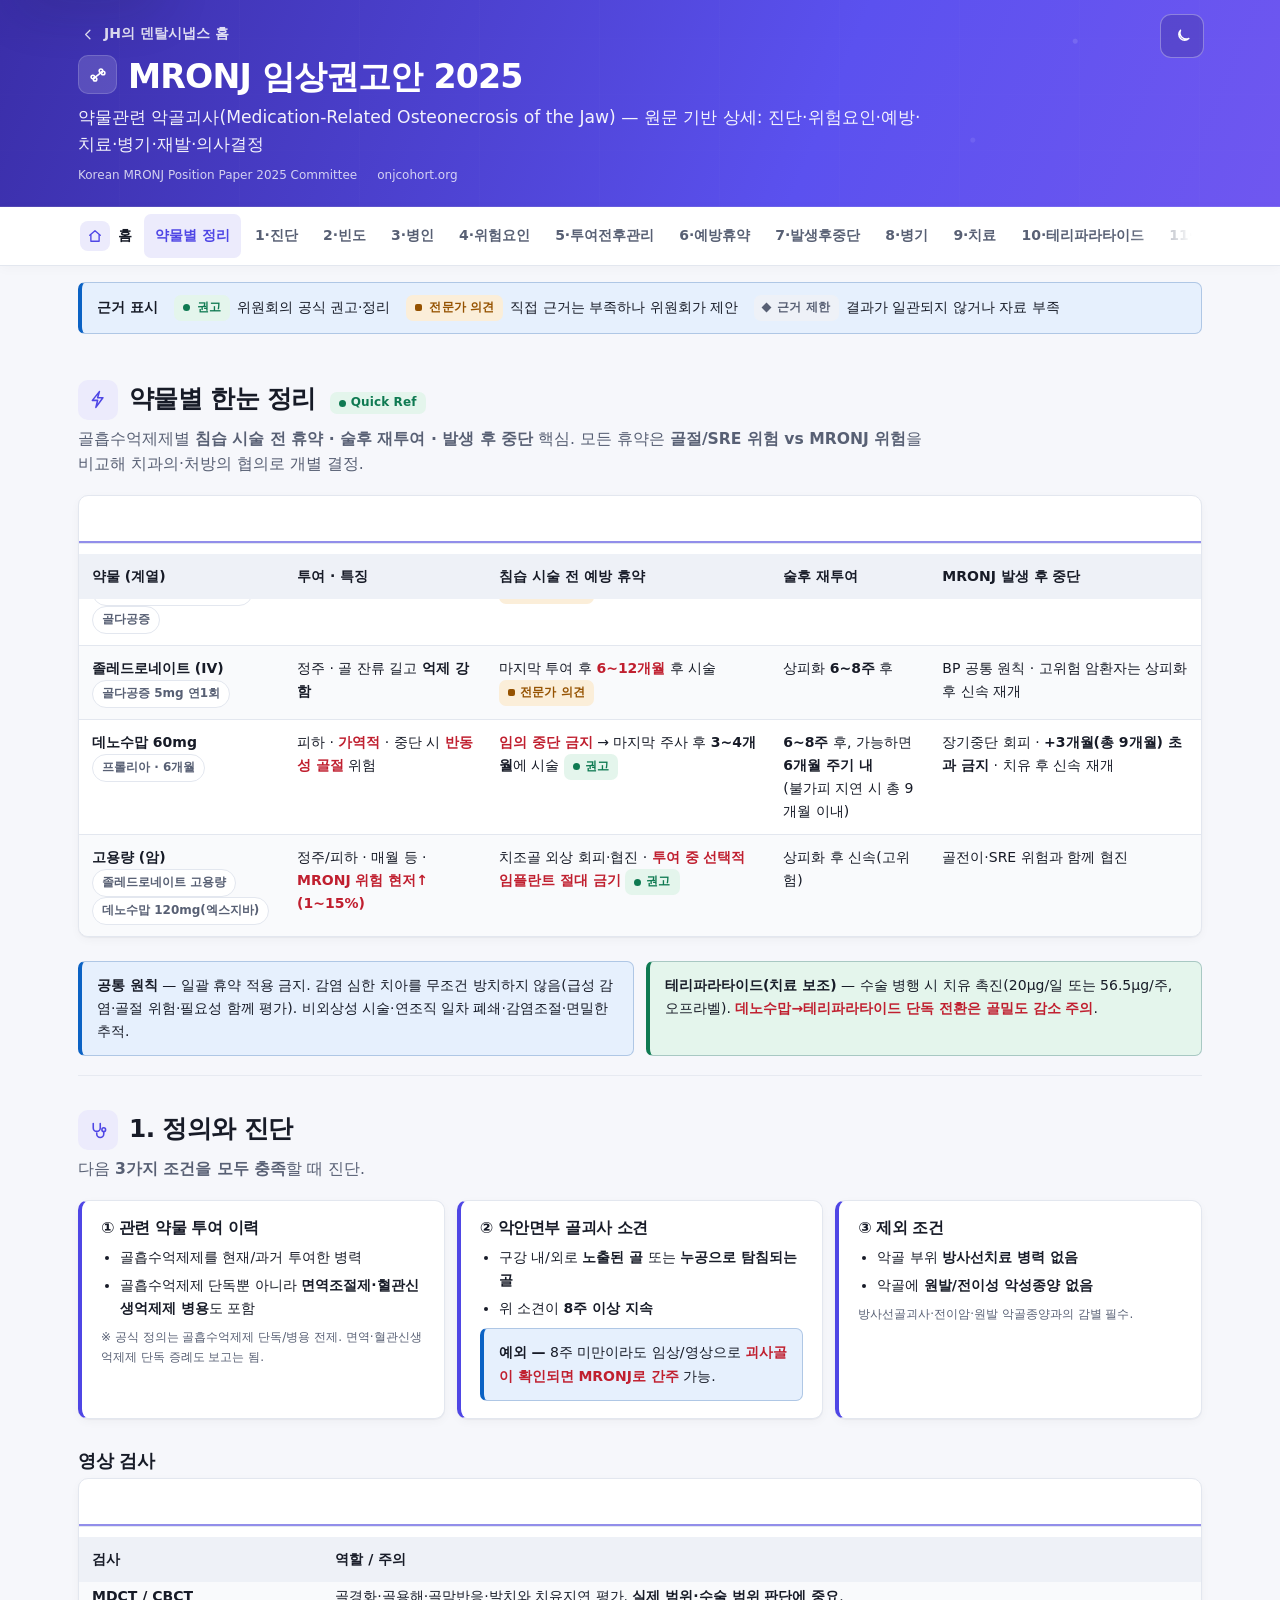
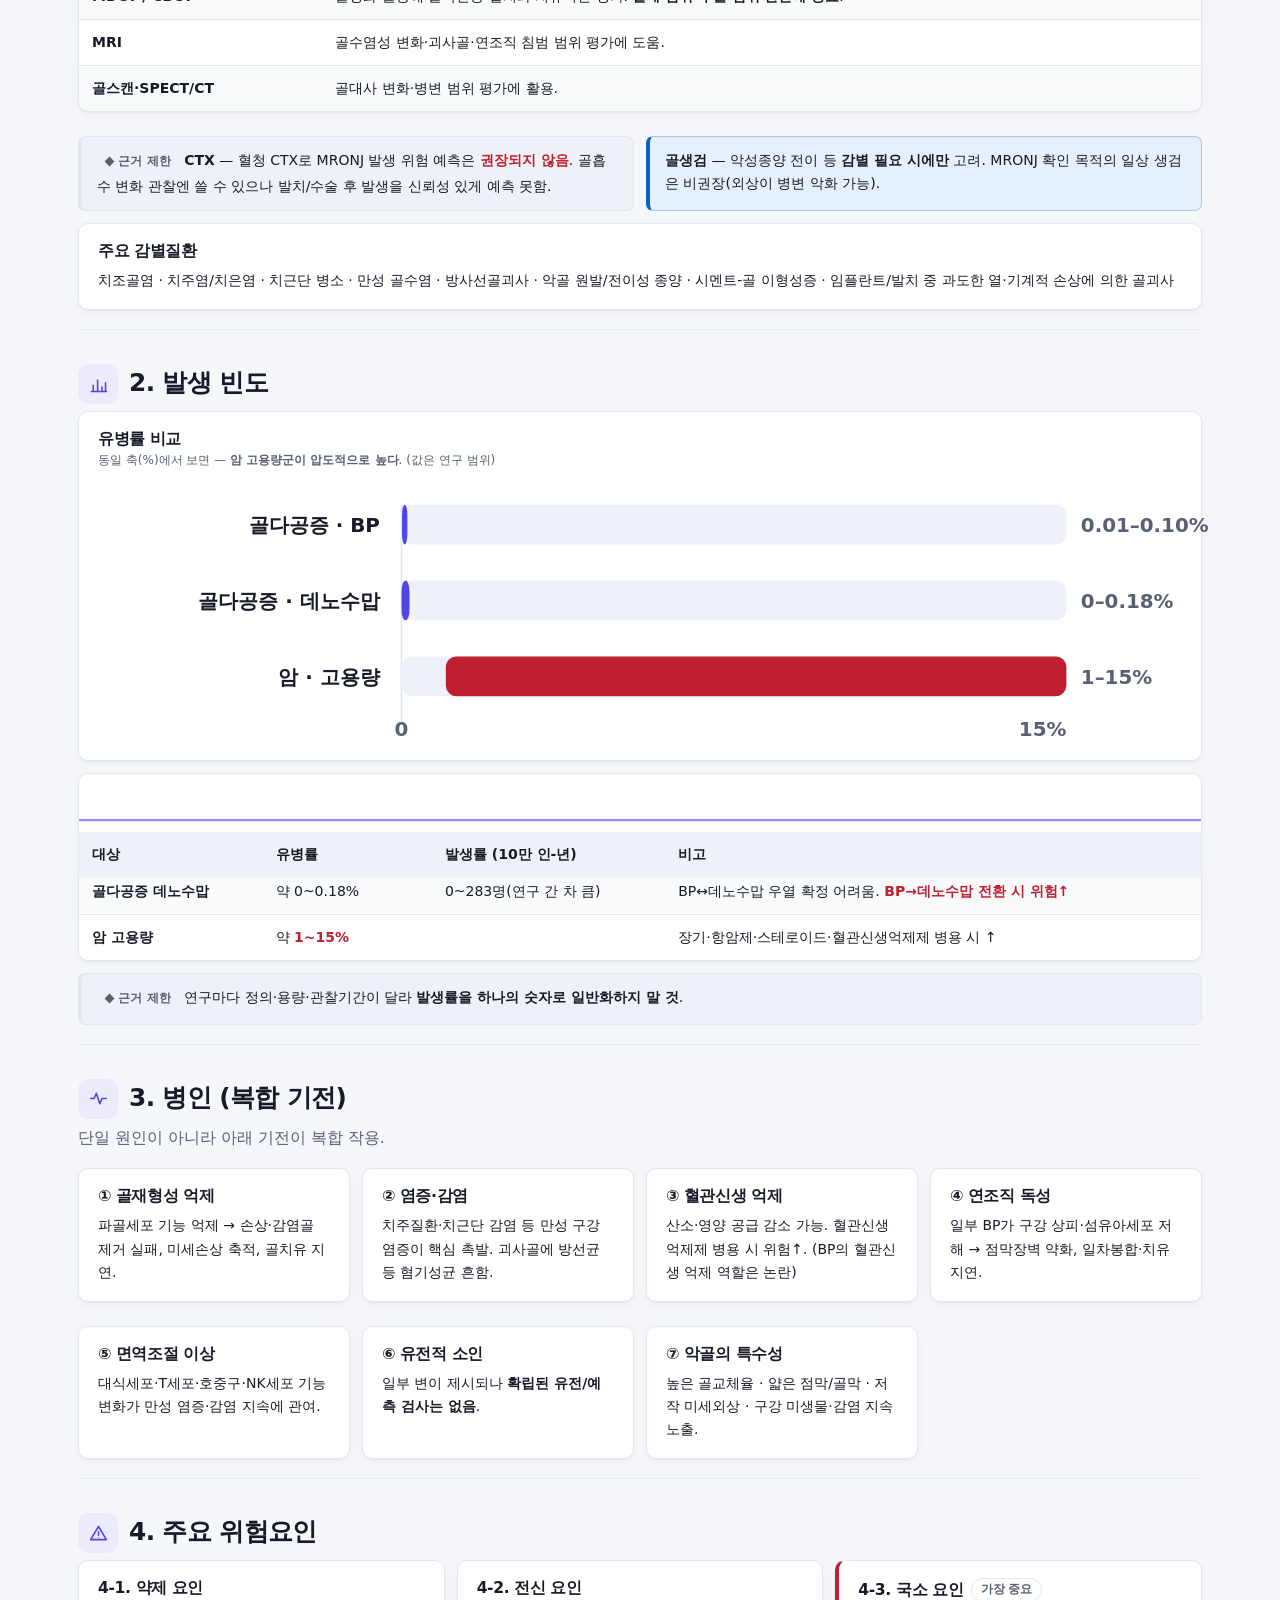
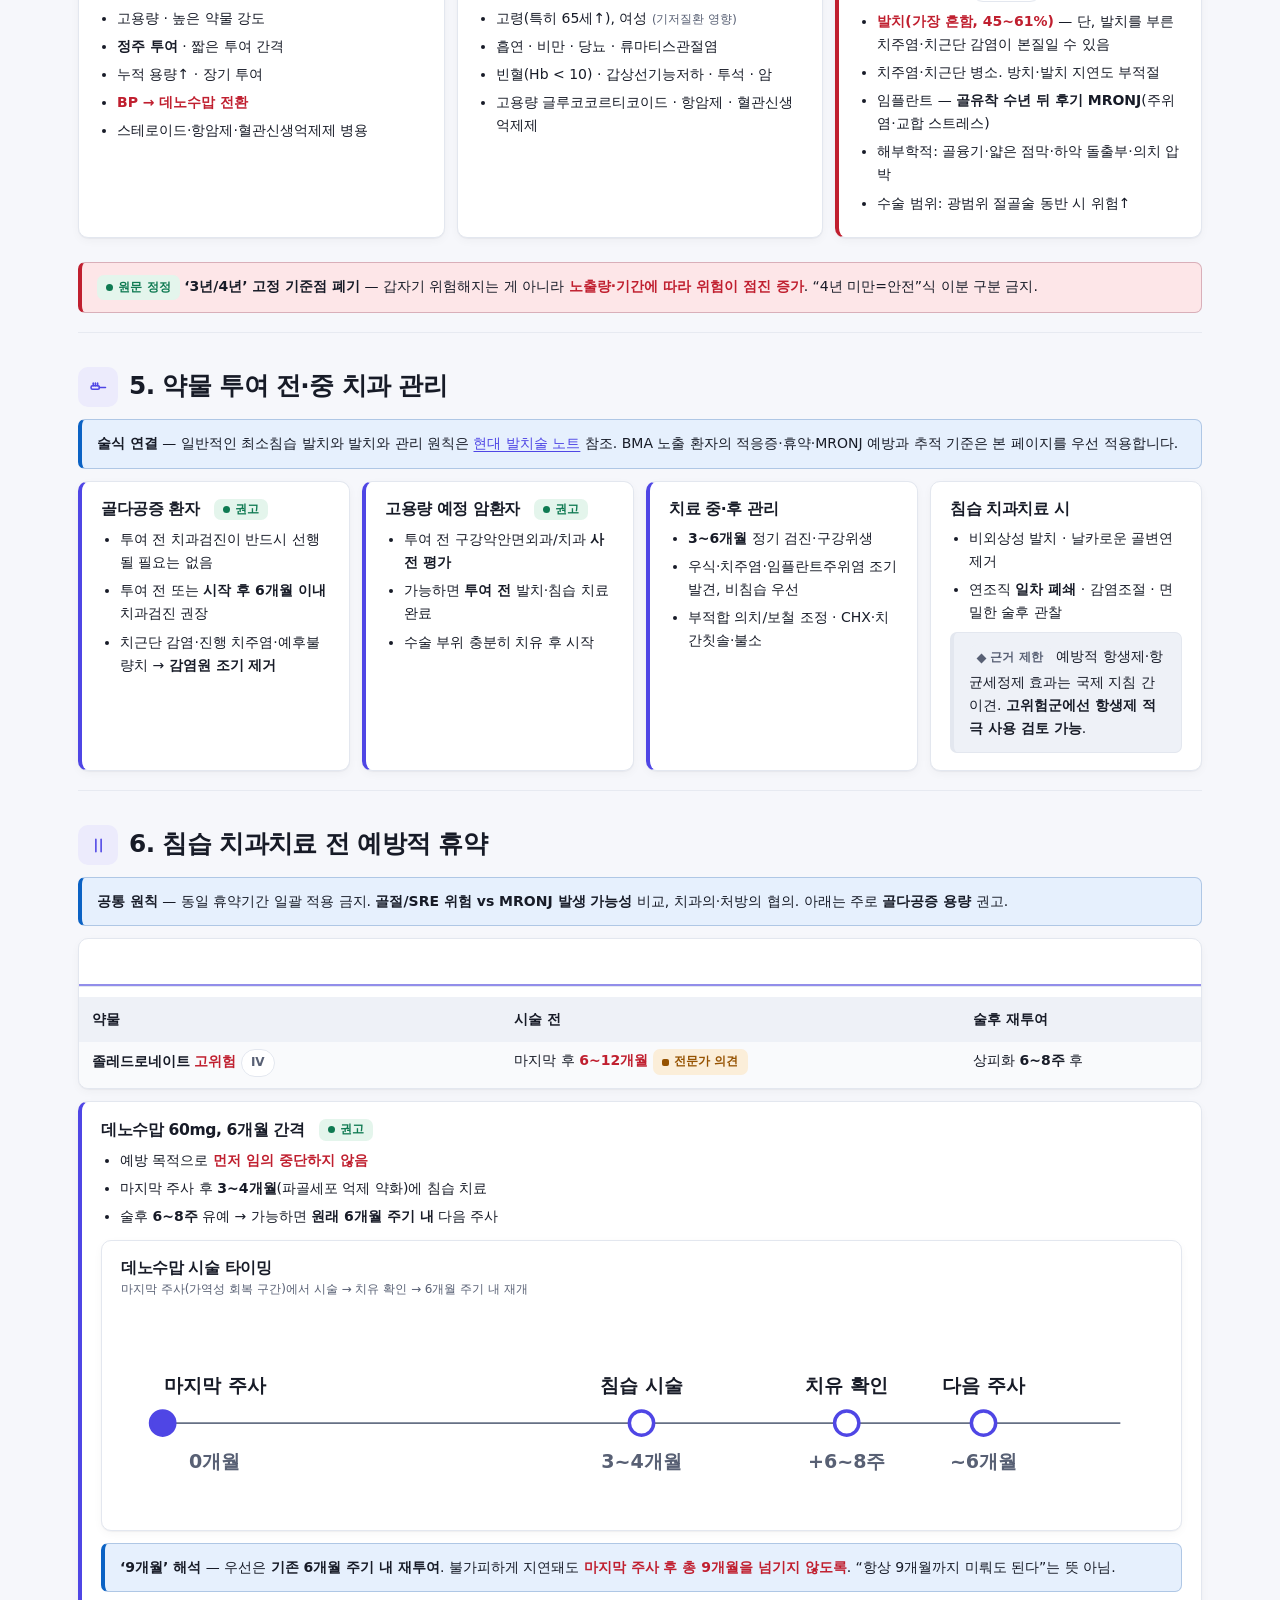
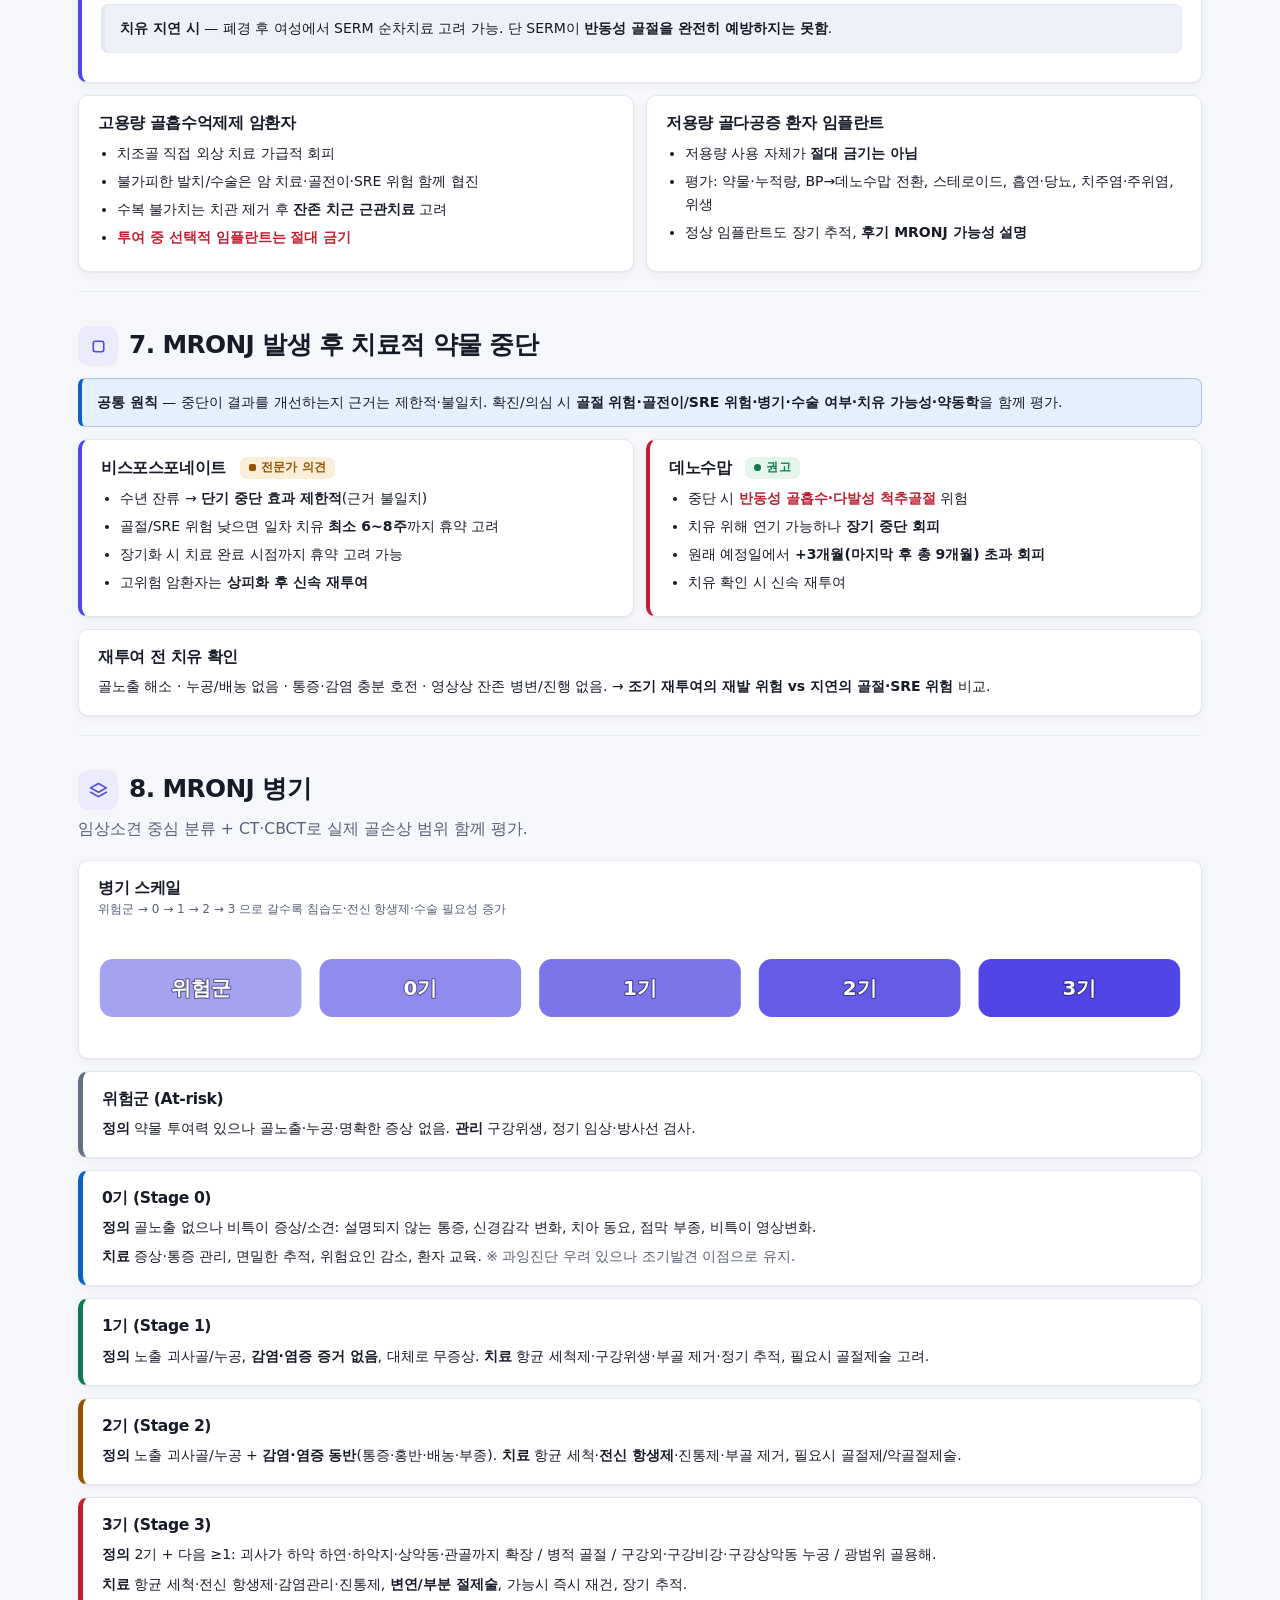
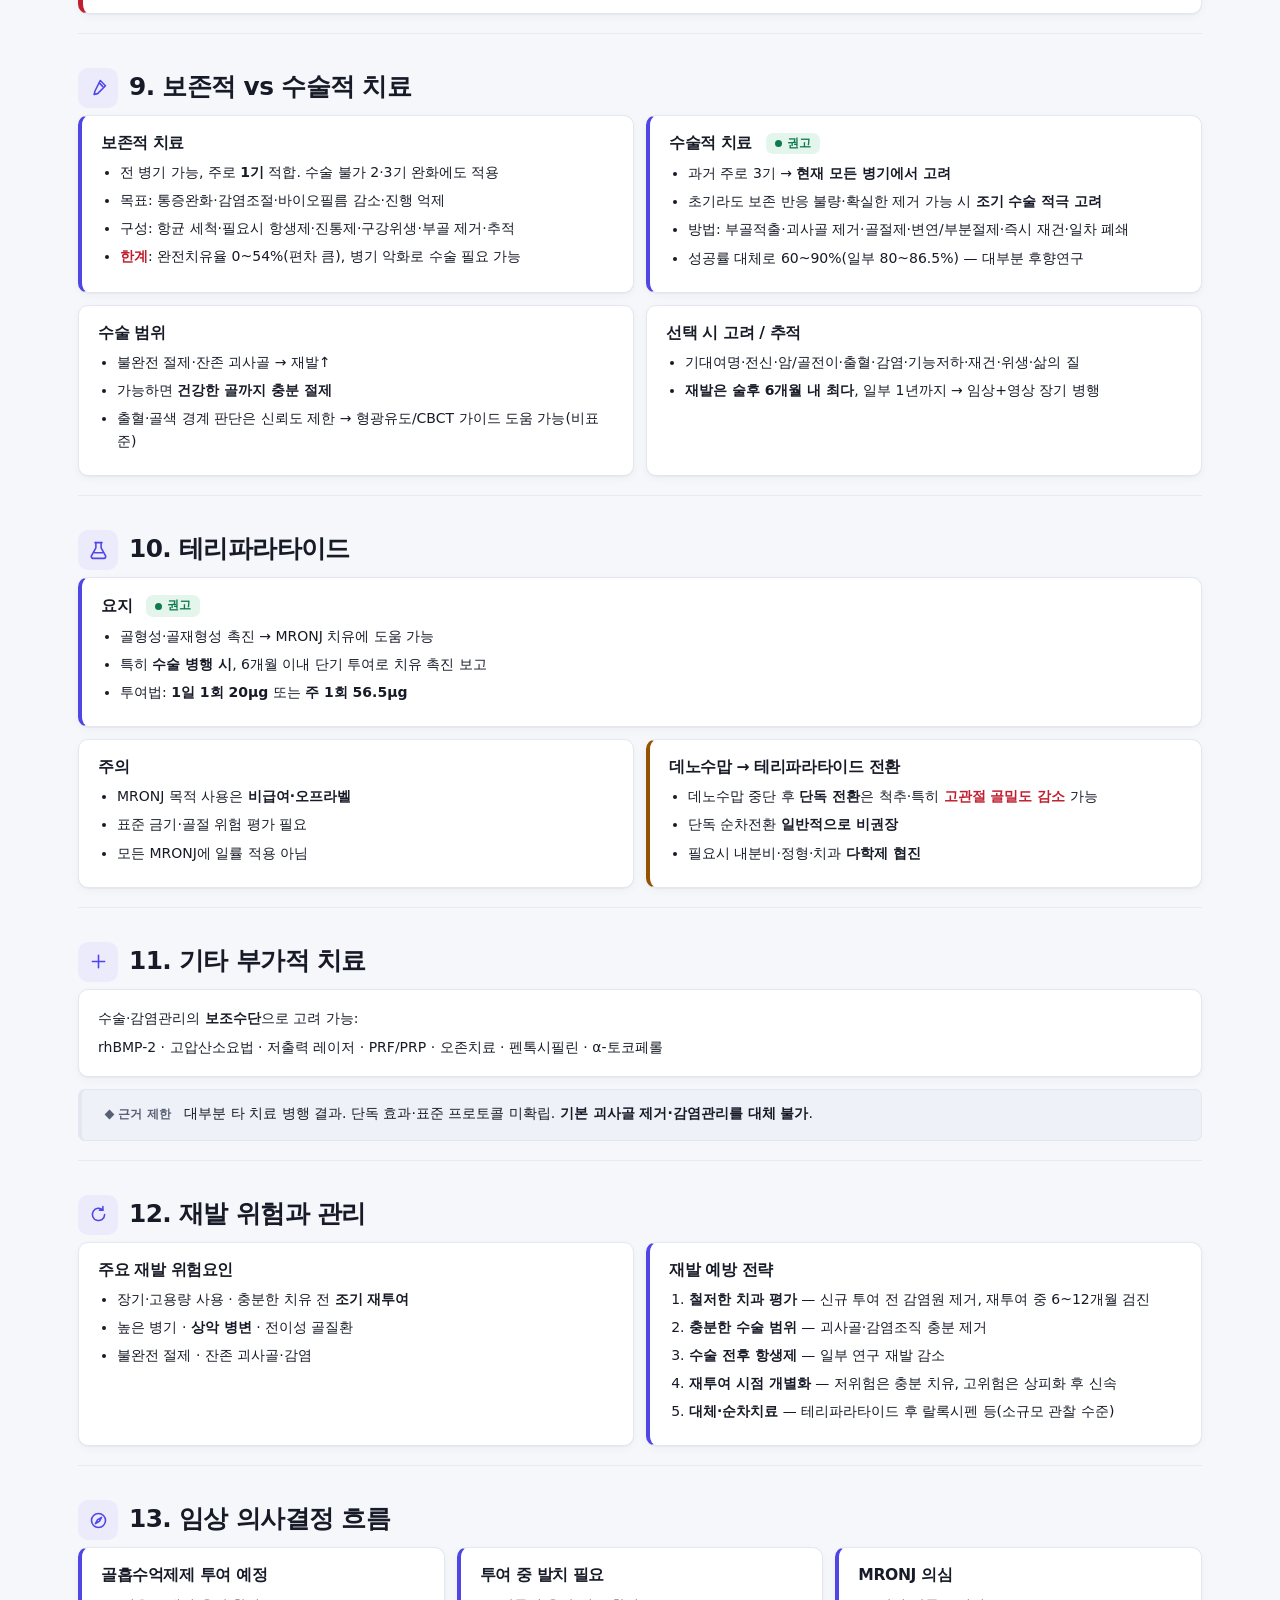
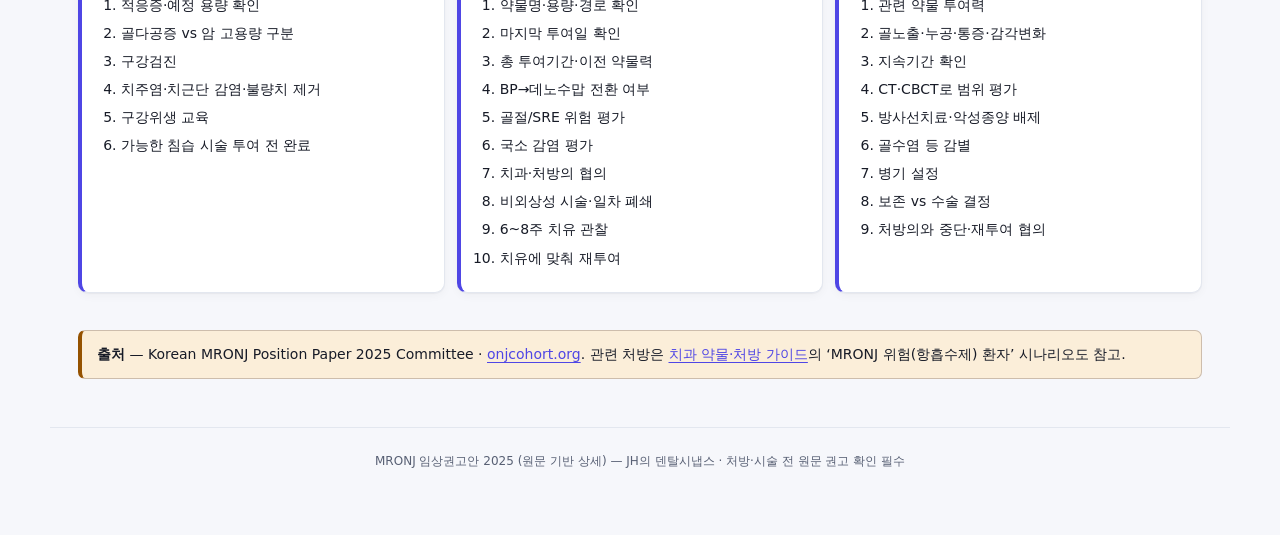
<file: mronj.html>
<!DOCTYPE html>
<html lang="ko" data-theme="auto">
<head>
<meta charset="UTF-8" />
<meta name="viewport" content="width=device-width, initial-scale=1.0" />
<title>MRONJ 임상권고안 2025 — JH의 덴탈시냅스</title>
<meta name="description" content="약물관련 악골괴사(MRONJ) 임상권고안 2025 원문 기반 상세 — 진단·위험요인·예방·치료·병기·재발" />
<meta name="theme-color" content="#4f46e5" />
<link rel="icon" href="assets/favicon.svg" type="image/svg+xml" />
<link rel="stylesheet" href="assets/theme.css?v=7" />
<style>
  .ev-legend{display:flex;flex-wrap:wrap;gap:8px 16px;align-items:center;font-size:var(--text-sm)}
  .ev-legend span{display:inline-flex;align-items:center;gap:7px}
  .stage{border-left:5px solid var(--brand)}
  .stage.risk{border-left-color:var(--ink-3)} .stage.s0{border-left-color:var(--info)}
  .stage.s1{border-left-color:var(--success)} .stage.s2{border-left-color:var(--warning)} .stage.s3{border-left-color:var(--danger)}
  ol.flowlist{margin:6px 0 0;padding-left:20px;font-size:var(--text-sm)} ol.flowlist li{margin:5px 0}
  h2 .badge,h3 .badge{margin-left:6px}
  td b{font-weight:700}
</style>
</head>
<body>

<header class="hero">
  <button class="themebtn hero-toggle" id="theme" aria-label="다크 모드로 전환"><svg aria-hidden="true"><use href="assets/icons.svg#i-moon"/></svg></button>
  <div class="wrap">
    <a class="crumb" href="index.html"><svg aria-hidden="true"><use href="assets/icons.svg#i-arrow-left"/></svg> JH의 덴탈시냅스 홈</a>
    <h1><span class="logo"><svg aria-hidden="true"><use href="assets/icons.svg#i-bone"/></svg></span>MRONJ 임상권고안 2025</h1>
    <p class="sub">약물관련 악골괴사(Medication-Related Osteonecrosis of the Jaw) — 원문 기반 상세: 진단·위험요인·예방·치료·병기·재발·의사결정</p>
    <div class="meta-row">
      <span>Korean MRONJ Position Paper 2025 Committee</span>
      <span>onjcohort.org</span>
    </div>
  </div>
</header>

<div class="topbar">
  <div class="wrap topbar-inner">
    <a class="brand" href="index.html"><span class="logo"><svg aria-hidden="true"><use href="assets/icons.svg#i-home"/></svg></span>홈</a>
    <nav class="links" aria-label="섹션 바로가기">
      <a href="#quick">약물별 정리</a>
      <a href="#s1">1·진단</a><a href="#s2">2·빈도</a><a href="#s3">3·병인</a><a href="#s4">4·위험요인</a>
      <a href="#s5">5·투여전후관리</a><a href="#s6">6·예방휴약</a><a href="#s7">7·발생후중단</a><a href="#s8">8·병기</a>
      <a href="#s9">9·치료</a><a href="#s10">10·테리파라타이드</a><a href="#s11">11·기타</a><a href="#s12">12·재발</a>
      <a href="#s13">13·의사결정</a>
    </nav>
    <div class="spacer"></div>
  </div>
</div>

<main class="wrap">

  <div class="callout" style="margin-top:16px">
    <div class="ev-legend">
      <b>근거 표시</b>
      <span><span class="badge rec">권고</span> 위원회의 공식 권고·정리</span>
      <span><span class="badge exp">전문가 의견</span> 직접 근거는 부족하나 위원회가 제안</span>
      <span><span class="badge lim">근거 제한</span> 결과가 일관되지 않거나 자료 부족</span>
    </div>
  </div>

  <!-- ★ 약물별 한눈 정리 -->
  <section id="quick">
    <div class="sec-head"><span class="ic"><svg aria-hidden="true"><use href="assets/icons.svg#i-bolt"/></svg></span><h2>약물별 한눈 정리 <span class="badge rec">Quick Ref</span></h2></div>
    <p class="sec-desc">골흡수억제제별 <b>침습 시술 전 휴약 · 술후 재투여 · 발생 후 중단</b> 핵심. 모든 휴약은 <b>골절/SRE 위험 vs MRONJ 위험</b>을 비교해 치과의·처방의 협의로 개별 결정.</p>
    <div class="tablewrap flat"><table class="cards">
      <caption class="sr-only">약물별 침습 시술 전 휴약·술후 재투여·발생 후 중단 요약</caption>
      <thead><tr><th scope="col">약물 (계열)</th><th scope="col">투여 · 특징</th><th scope="col">침습 시술 전 예방 휴약</th><th scope="col">술후 재투여</th><th scope="col">MRONJ 발생 후 중단</th></tr></thead>
      <tbody>
        <tr>
          <td data-label="약물"><b>경구 비스포스포네이트</b><br/><span class="pill">알렌·리세·이반드로네이트</span> <span class="pill">골다공증</span></td>
          <td data-label="투여·특징">경구(주/월) · 골 내 <b>수년 잔류</b> · 위험 비교적 낮음</td>
          <td data-label="시술 전 휴약">마지막 투여 후 <b>약 2개월</b> 후 시술 <span class="badge exp">전문가 의견</span></td>
          <td data-label="술후 재투여">상피화 완료 <b>6~8주</b> 후</td>
          <td data-label="발생 후 중단">단기중단 효과 제한적 · 저위험 6~8주~치료완료까지 휴약 고려</td>
        </tr>
        <tr>
          <td data-label="약물"><b>졸레드로네이트 (IV)</b><br/><span class="pill">골다공증 5mg 연1회</span></td>
          <td data-label="투여·특징">정주 · 골 잔류 길고 <b>억제 강함</b></td>
          <td data-label="시술 전 휴약">마지막 투여 후 <span class="em">6~12개월</span> 후 시술 <span class="badge exp">전문가 의견</span></td>
          <td data-label="술후 재투여">상피화 <b>6~8주</b> 후</td>
          <td data-label="발생 후 중단">BP 공통 원칙 · 고위험 암환자는 상피화 후 신속 재개</td>
        </tr>
        <tr>
          <td data-label="약물"><b>데노수맙 60mg</b><br/><span class="pill">프롤리아 · 6개월</span></td>
          <td data-label="투여·특징">피하 · <span class="em">가역적</span> · 중단 시 <span class="em">반동성 골절</span> 위험</td>
          <td data-label="시술 전 휴약"><span class="em">임의 중단 금지</span> → 마지막 주사 후 <b>3~4개월</b>에 시술 <span class="badge rec">권고</span></td>
          <td data-label="술후 재투여"><b>6~8주</b> 후, 가능하면 <b>6개월 주기 내</b><br/>(불가피 지연 시 총 9개월 이내)</td>
          <td data-label="발생 후 중단">장기중단 회피 · <b>+3개월(총 9개월) 초과 금지</b> · 치유 후 신속 재개</td>
        </tr>
        <tr>
          <td data-label="약물"><b>고용량 (암)</b><br/><span class="pill">졸레드로네이트 고용량</span> <span class="pill">데노수맙 120mg(엑스지바)</span></td>
          <td data-label="투여·특징">정주/피하 · 매월 등 · <span class="em">MRONJ 위험 현저↑ (1~15%)</span></td>
          <td data-label="시술 전 휴약">치조골 외상 회피·협진 · <span class="em">투여 중 선택적 임플란트 절대 금기</span> <span class="badge rec">권고</span></td>
          <td data-label="술후 재투여">상피화 후 신속(고위험)</td>
          <td data-label="발생 후 중단">골전이·SRE 위험과 함께 협진</td>
        </tr>
      </tbody>
    </table></div>
    <div class="cols">
      <div class="callout"><b>공통 원칙</b> — 일괄 휴약 적용 금지. 감염 심한 치아를 무조건 방치하지 않음(급성 감염·골절 위험·필요성 함께 평가). 비외상성 시술·연조직 일차 폐쇄·감염조절·면밀한 추적.</div>
      <div class="callout ok"><b>테리파라타이드(치료 보조)</b> — 수술 병행 시 치유 촉진(20μg/일 또는 56.5μg/주, 오프라벨). <span class="em">데노수맙→테리파라타이드 단독 전환은 골밀도 감소 주의</span>.</div>
    </div>
  </section>

  <!-- 1 -->
  <section id="s1">
    <div class="sec-head"><span class="ic"><svg aria-hidden="true"><use href="assets/icons.svg#i-stethoscope"/></svg></span><h2>1. 정의와 진단</h2></div>
    <p class="sec-desc">다음 <b>3가지 조건을 모두 충족</b>할 때 진단.</p>
    <div class="cols">
      <div class="card bl"><h3>① 관련 약물 투여 이력</h3>
        <ul class="tight"><li>골흡수억제제를 현재/과거 투여한 병력</li><li>골흡수억제제 단독뿐 아니라 <b>면역조절제·혈관신생억제제 병용</b>도 포함</li></ul>
        <p style="font-size:var(--text-xs);color:var(--ink-2);margin:8px 0 0">※ 공식 정의는 골흡수억제제 단독/병용 전제. 면역·혈관신생억제제 단독 증례도 보고는 됨.</p></div>
      <div class="card bl"><h3>② 악안면부 골괴사 소견</h3>
        <ul class="tight"><li>구강 내/외로 <b>노출된 골</b> 또는 <b>누공으로 탐침되는 골</b></li><li>위 소견이 <b>8주 이상 지속</b></li></ul>
        <div class="callout" style="margin:8px 0 0"><b>예외 —</b> 8주 미만이라도 임상/영상으로 <span class="em">괴사골이 확인되면 MRONJ로 간주</span> 가능.</div></div>
      <div class="card bl"><h3>③ 제외 조건</h3>
        <ul class="tight"><li>악골 부위 <b>방사선치료 병력 없음</b></li><li>악골에 <b>원발/전이성 악성종양 없음</b></li></ul>
        <p style="font-size:var(--text-xs);color:var(--ink-2);margin:8px 0 0">방사선골괴사·전이암·원발 악골종양과의 감별 필수.</p></div>
    </div>
    <h3 style="margin:18px 0 6px">영상 검사</h3>
    <div class="tablewrap"><table>
      <caption class="sr-only">MRONJ 영상 검사 역할</caption>
      <thead><tr><th scope="col">검사</th><th scope="col">역할 / 주의</th></tr></thead>
      <tbody>
        <tr><td><b>파노라마</b></td><td>골용해·부골 확인. <span class="em">초기 병변 놓칠 수 있어 단독 진단 불충분</span>.</td></tr>
        <tr><td><b>MDCT / CBCT</b></td><td>골경화·골용해·골막반응·발치와 치유지연 평가. <b>실제 범위·수술 범위 판단에 중요</b>.</td></tr>
        <tr><td><b>MRI</b></td><td>골수염성 변화·괴사골·연조직 침범 범위 평가에 도움.</td></tr>
        <tr><td><b>골스캔·SPECT/CT</b></td><td>골대사 변화·병변 범위 평가에 활용.</td></tr>
      </tbody>
    </table></div>
    <div class="cols">
      <div class="callout lim" style="border-left-color:var(--ink-3);background:var(--surface-2);border-color:var(--line)"><span class="badge lim">근거 제한</span> <b>CTX</b> — 혈청 CTX로 MRONJ 발생 위험 예측은 <span class="em">권장되지 않음</span>. 골흡수 변화 관찰엔 쓸 수 있으나 발치/수술 후 발생을 신뢰성 있게 예측 못함.</div>
      <div class="callout"><b>골생검</b> — 악성종양 전이 등 <b>감별 필요 시에만</b> 고려. MRONJ 확인 목적의 일상 생검은 비권장(외상이 병변 악화 가능).</div>
    </div>
    <div class="card"><h3>주요 감별질환</h3>
      <p style="margin:0;font-size:var(--text-sm)">치조골염 · 치주염/치은염 · 치근단 병소 · 만성 골수염 · 방사선골괴사 · 악골 원발/전이성 종양 · 시멘트-골 이형성증 · 임플란트/발치 중 과도한 열·기계적 손상에 의한 골괴사</p></div>
  </section>

  <!-- 2 -->
  <section id="s2">
    <div class="sec-head"><span class="ic"><svg aria-hidden="true"><use href="assets/icons.svg#i-chart"/></svg></span><h2>2. 발생 빈도</h2></div>
    <div class="viz">
      <h3>유병률 비교</h3>
      <p class="cap">동일 축(%)에서 보면 — <b>암 고용량군이 압도적으로 높다</b>. (값은 연구 범위)</p>
      <div data-chart="rangebars" data-json='{"max":15,"unit":"%","maxLabel":"15","rows":[{"label":"골다공증 · BP","lo":0.01,"hi":0.10,"val":"0.01–0.10%"},{"label":"골다공증 · 데노수맙","lo":0,"hi":0.18,"val":"0–0.18%"},{"label":"암 · 고용량","lo":1,"hi":15,"kind":"dgr","val":"1–15%"}]}'></div>
    </div>
    <div class="tablewrap"><table>
      <caption class="sr-only">대상별 MRONJ 유병률·발생률</caption>
      <thead><tr><th scope="col">대상</th><th scope="col">유병률</th><th scope="col">발생률 (10만 인-년)</th><th scope="col">비고</th></tr></thead>
      <tbody>
        <tr><td><b>골다공증 BP</b></td><td>약 0.01~0.10%</td><td>약 10~45명</td><td>누적 노출↑ → 위험 점진 증가</td></tr>
        <tr><td><b>골다공증 데노수맙</b></td><td>약 0~0.18%</td><td>0~283명(연구 간 차 큼)</td><td>BP↔데노수맙 우열 확정 어려움. <span class="em">BP→데노수맙 전환 시 위험↑</span></td></tr>
        <tr><td><b>암 고용량</b></td><td colspan="2">약 <span class="em">1~15%</span></td><td>장기·항암제·스테로이드·혈관신생억제제 병용 시 ↑</td></tr>
      </tbody>
    </table></div>
    <div class="callout lim" style="border-left-color:var(--ink-3);background:var(--surface-2);border-color:var(--line)"><span class="badge lim">근거 제한</span> 연구마다 정의·용량·관찰기간이 달라 <b>발생률을 하나의 숫자로 일반화하지 말 것</b>.</div>
  </section>

  <!-- 3 -->
  <section id="s3">
    <div class="sec-head"><span class="ic"><svg aria-hidden="true"><use href="assets/icons.svg#i-activity"/></svg></span><h2>3. 병인 (복합 기전)</h2></div>
    <p class="sec-desc">단일 원인이 아니라 아래 기전이 복합 작용.</p>
    <div class="cols">
      <div class="card"><h3>① 골재형성 억제</h3><p style="margin:0;font-size:var(--text-sm)">파골세포 기능 억제 → 손상·감염골 제거 실패, 미세손상 축적, 골치유 지연.</p></div>
      <div class="card"><h3>② 염증·감염</h3><p style="margin:0;font-size:var(--text-sm)">치주질환·치근단 감염 등 만성 구강염증이 핵심 촉발. 괴사골에 방선균 등 혐기성균 흔함.</p></div>
      <div class="card"><h3>③ 혈관신생 억제</h3><p style="margin:0;font-size:var(--text-sm)">산소·영양 공급 감소 가능. 혈관신생억제제 병용 시 위험↑. (BP의 혈관신생 억제 역할은 논란)</p></div>
      <div class="card"><h3>④ 연조직 독성</h3><p style="margin:0;font-size:var(--text-sm)">일부 BP가 구강 상피·섬유아세포 저해 → 점막장벽 약화, 일차봉합·치유 지연.</p></div>
      <div class="card"><h3>⑤ 면역조절 이상</h3><p style="margin:0;font-size:var(--text-sm)">대식세포·T세포·호중구·NK세포 기능 변화가 만성 염증·감염 지속에 관여.</p></div>
      <div class="card"><h3>⑥ 유전적 소인</h3><p style="margin:0;font-size:var(--text-sm)">일부 변이 제시되나 <b>확립된 유전/예측 검사는 없음</b>.</p></div>
      <div class="card"><h3>⑦ 악골의 특수성</h3><p style="margin:0;font-size:var(--text-sm)">높은 골교체율 · 얇은 점막/골막 · 저작 미세외상 · 구강 미생물·감염 지속 노출.</p></div>
    </div>
  </section>

  <!-- 4 -->
  <section id="s4">
    <div class="sec-head"><span class="ic"><svg aria-hidden="true"><use href="assets/icons.svg#i-alert"/></svg></span><h2>4. 주요 위험요인</h2></div>
    <div class="cols">
      <div class="card"><h3>4-1. 약제 요인</h3>
        <ul class="tight"><li>고용량 · 높은 약물 강도</li><li><b>정주 투여</b> · 짧은 투여 간격</li><li>누적 용량↑ · 장기 투여</li><li><span class="em">BP → 데노수맙 전환</span></li><li>스테로이드·항암제·혈관신생억제제 병용</li></ul></div>
      <div class="card"><h3>4-2. 전신 요인</h3>
        <ul class="tight"><li>고령(특히 65세↑), 여성 <small>(기저질환 영향)</small></li><li>흡연 · 비만 · 당뇨 · 류마티스관절염</li><li>빈혈(Hb &lt; 10) · 갑상선기능저하 · 투석 · 암</li><li>고용량 글루코코르티코이드 · 항암제 · 혈관신생억제제</li></ul></div>
      <div class="card" style="border-left:4px solid var(--danger)"><h3>4-3. 국소 요인 <span class="pill">가장 중요</span></h3>
        <ul class="tight">
          <li><span class="em">발치(가장 흔함, 45~61%)</span> — 단, 발치를 부른 치주염·치근단 감염이 본질일 수 있음</li>
          <li>치주염·치근단 병소. 방치·발치 지연도 부적절</li>
          <li>임플란트 — <b>골유착 수년 뒤 후기 MRONJ</b>(주위염·교합 스트레스)</li>
          <li>해부학적: 골융기·얇은 점막·하악 돌출부·의치 압박</li>
          <li>수술 범위: 광범위 절골술 동반 시 위험↑</li>
        </ul></div>
    </div>
    <div class="callout danger"><span class="badge rec">원문 정정</span> <b>‘3년/4년’ 고정 기준점 폐기</b> — 갑자기 위험해지는 게 아니라 <span class="em">노출량·기간에 따라 위험이 점진 증가</span>. “4년 미만=안전”식 이분 구분 금지.</div>
  </section>

  <!-- 5 -->
  <section id="s5">
    <div class="sec-head"><span class="ic"><svg aria-hidden="true"><use href="assets/icons.svg#i-brush"/></svg></span><h2>5. 약물 투여 전·중 치과 관리</h2></div>
    <div class="callout"><b>술식 연결</b> — 일반적인 최소침습 발치와 발치와 관리 원칙은 <a href="extraction.html">현대 발치술 노트</a> 참조. BMA 노출 환자의 적응증·휴약·MRONJ 예방과 추적 기준은 본 페이지를 우선 적용합니다.</div>
    <div class="cols">
      <div class="card bl"><h3>골다공증 환자 <span class="badge rec">권고</span></h3>
        <ul class="tight"><li>투여 전 치과검진이 반드시 선행될 필요는 없음</li><li>투여 전 또는 <b>시작 후 6개월 이내</b> 치과검진 권장</li><li>치근단 감염·진행 치주염·예후불량치 → <b>감염원 조기 제거</b></li></ul></div>
      <div class="card bl"><h3>고용량 예정 암환자 <span class="badge rec">권고</span></h3>
        <ul class="tight"><li>투여 전 구강악안면외과/치과 <b>사전 평가</b></li><li>가능하면 <b>투여 전</b> 발치·침습 치료 완료</li><li>수술 부위 충분히 치유 후 시작</li></ul></div>
      <div class="card bl"><h3>치료 중·후 관리</h3>
        <ul class="tight"><li><b>3~6개월</b> 정기 검진·구강위생</li><li>우식·치주염·임플란트주위염 조기 발견, 비침습 우선</li><li>부적합 의치/보철 조정 · CHX·치간칫솔·불소</li></ul></div>
      <div class="card"><h3>침습 치과치료 시</h3>
        <ul class="tight"><li>비외상성 발치 · 날카로운 골변연 제거</li><li>연조직 <b>일차 폐쇄</b> · 감염조절 · 면밀한 술후 관찰</li></ul>
        <div class="callout lim" style="margin:8px 0 0;border-left-color:var(--ink-3);background:var(--surface-2);border-color:var(--line)"><span class="badge lim">근거 제한</span> 예방적 항생제·항균세정제 효과는 국제 지침 간 이견. <b>고위험군에선 항생제 적극 사용 검토 가능</b>.</div></div>
    </div>
  </section>

  <!-- 6 -->
  <section id="s6">
    <div class="sec-head"><span class="ic"><svg aria-hidden="true"><use href="assets/icons.svg#i-pause"/></svg></span><h2>6. 침습 치과치료 전 예방적 휴약</h2></div>
    <div class="callout"><b>공통 원칙</b> — 동일 휴약기간 일괄 적용 금지. <b>골절/SRE 위험 vs MRONJ 발생 가능성</b> 비교, 치과의·처방의 협의. 아래는 주로 <b>골다공증 용량</b> 권고.</div>
    <div class="tablewrap flat"><table class="cards">
      <caption class="sr-only">비스포스포네이트 예방적 휴약</caption>
      <thead><tr><th scope="col">약물</th><th scope="col">시술 전</th><th scope="col">술후 재투여</th></tr></thead>
      <tbody>
        <tr><td data-label="약물"><b>알렌/리세/이반드로네이트</b> <span class="pill">경구</span></td>
            <td data-label="시술 전">마지막 후 <b>약 2개월</b> <span class="badge exp">전문가 의견</span></td>
            <td data-label="재투여">상피화 <b>6~8주</b> 후</td></tr>
        <tr><td data-label="약물"><b>졸레드로네이트</b> <span class="em">고위험</span> <span class="pill">IV</span></td>
            <td data-label="시술 전">마지막 후 <span class="em">6~12개월</span> <span class="badge exp">전문가 의견</span></td>
            <td data-label="재투여">상피화 <b>6~8주</b> 후</td></tr>
      </tbody>
    </table></div>

    <div class="card bl"><h3>데노수맙 60mg, 6개월 간격 <span class="badge rec">권고</span></h3>
      <ul class="tight"><li>예방 목적으로 <span class="em">먼저 임의 중단하지 않음</span></li><li>마지막 주사 후 <b>3~4개월</b>(파골세포 억제 약화)에 침습 치료</li><li>술후 <b>6~8주</b> 유예 → 가능하면 <b>원래 6개월 주기 내</b> 다음 주사</li></ul>
      <div class="viz" style="margin-top:12px">
        <h3>데노수맙 시술 타이밍</h3>
        <p class="cap">마지막 주사(가역성 회복 구간)에서 시술 → 치유 확인 → 6개월 주기 내 재개</p>
        <div data-chart="timeline" data-json='{"max":7,"marks":[{"at":0,"label":"마지막 주사","sub":"0개월","on":true},{"at":3.5,"label":"침습 시술","sub":"3~4개월"},{"at":5,"label":"치유 확인","sub":"+6~8주"},{"at":6,"label":"다음 주사","sub":"~6개월"}]}'></div>
      </div>
      <div class="callout"><b>‘9개월’ 해석</b> — 우선은 <b>기존 6개월 주기 내 재투여</b>. 불가피하게 지연돼도 <span class="em">마지막 주사 후 총 9개월을 넘기지 않도록</span>. “항상 9개월까지 미뤄도 된다”는 뜻 아님.</div>
      <div class="callout lim" style="margin-top:8px;border-left-color:var(--ink-3);background:var(--surface-2);border-color:var(--line)"><b>치유 지연 시</b> — 폐경 후 여성에서 SERM 순차치료 고려 가능. 단 SERM이 <b>반동성 골절을 완전히 예방하지는 못함</b>.</div></div>

    <div class="cols">
      <div class="card"><h3>고용량 골흡수억제제 암환자</h3>
        <ul class="tight"><li>치조골 직접 외상 치료 가급적 회피</li><li>불가피한 발치/수술은 암 치료·골전이·SRE 위험 함께 협진</li><li>수복 불가치는 치관 제거 후 <b>잔존 치근 근관치료</b> 고려</li><li><span class="em">투여 중 선택적 임플란트는 절대 금기</span></li></ul></div>
      <div class="card"><h3>저용량 골다공증 환자 임플란트</h3>
        <ul class="tight"><li>저용량 사용 자체가 <b>절대 금기는 아님</b></li><li>평가: 약물·누적량, BP→데노수맙 전환, 스테로이드, 흡연·당뇨, 치주염·주위염, 위생</li><li>정상 임플란트도 장기 추적, <b>후기 MRONJ 가능성 설명</b></li></ul></div>
    </div>
  </section>

  <!-- 7 -->
  <section id="s7">
    <div class="sec-head"><span class="ic"><svg aria-hidden="true"><use href="assets/icons.svg#i-stop"/></svg></span><h2>7. MRONJ 발생 후 치료적 약물 중단</h2></div>
    <div class="callout"><b>공통 원칙</b> — 중단이 결과를 개선하는지 근거는 제한적·불일치. 확진/의심 시 <b>골절 위험·골전이/SRE 위험·병기·수술 여부·치유 가능성·약동학</b>을 함께 평가.</div>
    <div class="cols">
      <div class="card bl"><h3>비스포스포네이트 <span class="badge exp">전문가 의견</span></h3>
        <ul class="tight"><li>수년 잔류 → <b>단기 중단 효과 제한적</b>(근거 불일치)</li><li>골절/SRE 위험 낮으면 일차 치유 <b>최소 6~8주</b>까지 휴약 고려</li><li>장기화 시 치료 완료 시점까지 휴약 고려 가능</li><li>고위험 암환자는 <b>상피화 후 신속 재투여</b></li></ul></div>
      <div class="card" style="border-left:4px solid var(--danger)"><h3>데노수맙 <span class="badge rec">권고</span></h3>
        <ul class="tight"><li>중단 시 <span class="em">반동성 골흡수·다발성 척추골절</span> 위험</li><li>치유 위해 연기 가능하나 <b>장기 중단 회피</b></li><li>원래 예정일에서 <b>+3개월(마지막 후 총 9개월) 초과 회피</b></li><li>치유 확인 시 신속 재투여</li></ul></div>
    </div>
    <div class="card"><h3>재투여 전 치유 확인</h3>
      <p style="margin:0;font-size:var(--text-sm)">골노출 해소 · 누공/배농 없음 · 통증·감염 충분 호전 · 영상상 잔존 병변/진행 없음. → <b>조기 재투여의 재발 위험 vs 지연의 골절·SRE 위험</b> 비교.</p></div>
  </section>

  <!-- 8 -->
  <section id="s8">
    <div class="sec-head"><span class="ic"><svg aria-hidden="true"><use href="assets/icons.svg#i-layers"/></svg></span><h2>8. MRONJ 병기</h2></div>
    <p class="sec-desc">임상소견 중심 분류 + CT·CBCT로 실제 골손상 범위 함께 평가.</p>
    <div class="viz">
      <h3>병기 스케일</h3>
      <p class="cap">위험군 → 0 → 1 → 2 → 3 으로 갈수록 침습도·전신 항생제·수술 필요성 증가</p>
      <div data-chart="severity" data-json='{"segs":[{"label":"위험군"},{"label":"0기"},{"label":"1기"},{"label":"2기"},{"label":"3기"}]}'></div>
    </div>
    <div class="card stage risk"><h3>위험군 (At-risk)</h3><p style="margin:0;font-size:var(--text-sm)"><b>정의</b> 약물 투여력 있으나 골노출·누공·명확한 증상 없음. <b>관리</b> 구강위생, 정기 임상·방사선 검사.</p></div>
    <div class="card stage s0"><h3>0기 (Stage 0)</h3><p style="margin:0 0 6px;font-size:var(--text-sm)"><b>정의</b> 골노출 없으나 비특이 증상/소견: 설명되지 않는 통증, 신경감각 변화, 치아 동요, 점막 부종, 비특이 영상변화.</p><p style="margin:0;font-size:var(--text-sm)"><b>치료</b> 증상·통증 관리, 면밀한 추적, 위험요인 감소, 환자 교육. <span style="color:var(--ink-2)">※ 과잉진단 우려 있으나 조기발견 이점으로 유지.</span></p></div>
    <div class="card stage s1"><h3>1기 (Stage 1)</h3><p style="margin:0;font-size:var(--text-sm)"><b>정의</b> 노출 괴사골/누공, <b>감염·염증 증거 없음</b>, 대체로 무증상. <b>치료</b> 항균 세척제·구강위생·부골 제거·정기 추적, 필요시 골절제술 고려.</p></div>
    <div class="card stage s2"><h3>2기 (Stage 2)</h3><p style="margin:0;font-size:var(--text-sm)"><b>정의</b> 노출 괴사골/누공 + <b>감염·염증 동반</b>(통증·홍반·배농·부종). <b>치료</b> 항균 세척·<b>전신 항생제</b>·진통제·부골 제거, 필요시 골절제/악골절제술.</p></div>
    <div class="card stage s3"><h3>3기 (Stage 3)</h3><p style="margin:0 0 6px;font-size:var(--text-sm)"><b>정의</b> 2기 + 다음 ≥1: 괴사가 하악 하연·하악지·상악동·관골까지 확장 / 병적 골절 / 구강외·구강비강·구강상악동 누공 / 광범위 골용해.</p><p style="margin:0;font-size:var(--text-sm)"><b>치료</b> 항균 세척·전신 항생제·감염관리·진통제, <b>변연/부분 절제술</b>, 가능시 즉시 재건, 장기 추적.</p></div>
  </section>

  <!-- 9 -->
  <section id="s9">
    <div class="sec-head"><span class="ic"><svg aria-hidden="true"><use href="assets/icons.svg#i-tool"/></svg></span><h2>9. 보존적 vs 수술적 치료</h2></div>
    <div class="cols">
      <div class="card bl"><h3>보존적 치료</h3>
        <ul class="tight"><li>전 병기 가능, 주로 <b>1기</b> 적합. 수술 불가 2·3기 완화에도 적용</li><li>목표: 통증완화·감염조절·바이오필름 감소·진행 억제</li><li>구성: 항균 세척·필요시 항생제·진통제·구강위생·부골 제거·추적</li><li><span class="em">한계</span>: 완전치유율 0~54%(편차 큼), 병기 악화로 수술 필요 가능</li></ul></div>
      <div class="card bl"><h3>수술적 치료 <span class="badge rec">권고</span></h3>
        <ul class="tight"><li>과거 주로 3기 → <b>현재 모든 병기에서 고려</b></li><li>초기라도 보존 반응 불량·확실한 제거 가능 시 <b>조기 수술 적극 고려</b></li><li>방법: 부골적출·괴사골 제거·골절제·변연/부분절제·즉시 재건·일차 폐쇄</li><li>성공률 대체로 60~90%(일부 80~86.5%) — 대부분 후향연구</li></ul></div>
    </div>
    <div class="cols">
      <div class="card"><h3>수술 범위</h3><ul class="tight"><li>불완전 절제·잔존 괴사골 → 재발↑</li><li>가능하면 <b>건강한 골까지 충분 절제</b></li><li>출혈·골색 경계 판단은 신뢰도 제한 → 형광유도/CBCT 가이드 도움 가능(비표준)</li></ul></div>
      <div class="card"><h3>선택 시 고려 / 추적</h3><ul class="tight"><li>기대여명·전신·암/골전이·출혈·감염·기능저하·재건·위생·삶의 질</li><li><b>재발은 술후 6개월 내 최다</b>, 일부 1년까지 → 임상+영상 장기 병행</li></ul></div>
    </div>
  </section>

  <!-- 10 -->
  <section id="s10">
    <div class="sec-head"><span class="ic"><svg aria-hidden="true"><use href="assets/icons.svg#i-flask"/></svg></span><h2>10. 테리파라타이드</h2></div>
    <div class="card bl"><h3>요지 <span class="badge rec">권고</span></h3>
      <ul class="tight"><li>골형성·골재형성 촉진 → MRONJ 치유에 도움 가능</li><li>특히 <b>수술 병행 시</b>, 6개월 이내 단기 투여로 치유 촉진 보고</li><li>투여법: <b>1일 1회 20μg</b> 또는 <b>주 1회 56.5μg</b></li></ul></div>
    <div class="cols">
      <div class="card"><h3>주의</h3><ul class="tight"><li>MRONJ 목적 사용은 <b>비급여·오프라벨</b></li><li>표준 금기·골절 위험 평가 필요</li><li>모든 MRONJ에 일률 적용 아님</li></ul></div>
      <div class="card" style="border-left:4px solid var(--warning)"><h3>데노수맙 → 테리파라타이드 전환</h3><ul class="tight"><li>데노수맙 중단 후 <b>단독 전환</b>은 척추·특히 <span class="em">고관절 골밀도 감소</span> 가능</li><li>단독 순차전환 <b>일반적으로 비권장</b></li><li>필요시 내분비·정형·치과 <b>다학제 협진</b></li></ul></div>
    </div>
  </section>

  <!-- 11 -->
  <section id="s11">
    <div class="sec-head"><span class="ic"><svg aria-hidden="true"><use href="assets/icons.svg#i-plus"/></svg></span><h2>11. 기타 부가적 치료</h2></div>
    <div class="card"><p style="margin:0 0 6px;font-size:var(--text-sm)">수술·감염관리의 <b>보조수단</b>으로 고려 가능:</p>
      <p style="margin:0;font-size:var(--text-sm)">rhBMP-2 · 고압산소요법 · 저출력 레이저 · PRF/PRP · 오존치료 · 펜톡시필린 · α-토코페롤</p></div>
    <div class="callout lim" style="border-left-color:var(--ink-3);background:var(--surface-2);border-color:var(--line)"><span class="badge lim">근거 제한</span> 대부분 타 치료 병행 결과. 단독 효과·표준 프로토콜 미확립. <b>기본 괴사골 제거·감염관리를 대체 불가</b>.</div>
  </section>

  <!-- 12 -->
  <section id="s12">
    <div class="sec-head"><span class="ic"><svg aria-hidden="true"><use href="assets/icons.svg#i-refresh"/></svg></span><h2>12. 재발 위험과 관리</h2></div>
    <div class="cols">
      <div class="card"><h3>주요 재발 위험요인</h3><ul class="tight"><li>장기·고용량 사용 · 충분한 치유 전 <b>조기 재투여</b></li><li>높은 병기 · <b>상악 병변</b> · 전이성 골질환</li><li>불완전 절제 · 잔존 괴사골·감염</li></ul></div>
      <div class="card bl"><h3>재발 예방 전략</h3><ol class="flowlist">
        <li><b>철저한 치과 평가</b> — 신규 투여 전 감염원 제거, 재투여 중 6~12개월 검진</li>
        <li><b>충분한 수술 범위</b> — 괴사골·감염조직 충분 제거</li>
        <li><b>수술 전후 항생제</b> — 일부 연구 재발 감소</li>
        <li><b>재투여 시점 개별화</b> — 저위험은 충분 치유, 고위험은 상피화 후 신속</li>
        <li><b>대체·순차치료</b> — 테리파라타이드 후 랄록시펜 등(소규모 관찰 수준)</li>
      </ol></div>
    </div>
  </section>

  <!-- 13 -->
  <section id="s13">
    <div class="sec-head"><span class="ic"><svg aria-hidden="true"><use href="assets/icons.svg#i-compass"/></svg></span><h2>13. 임상 의사결정 흐름</h2></div>
    <div class="cols">
      <div class="card bl"><h3>골흡수억제제 투여 예정</h3><ol class="flowlist"><li>적응증·예정 용량 확인</li><li>골다공증 vs 암 고용량 구분</li><li>구강검진</li><li>치주염·치근단 감염·불량치 제거</li><li>구강위생 교육</li><li>가능한 침습 시술 투여 전 완료</li></ol></div>
      <div class="card bl"><h3>투여 중 발치 필요</h3><ol class="flowlist"><li>약물명·용량·경로 확인</li><li>마지막 투여일 확인</li><li>총 투여기간·이전 약물력</li><li>BP→데노수맙 전환 여부</li><li>골절/SRE 위험 평가</li><li>국소 감염 평가</li><li>치과·처방의 협의</li><li>비외상성 시술·일차 폐쇄</li><li>6~8주 치유 관찰</li><li>치유에 맞춰 재투여</li></ol></div>
      <div class="card bl"><h3>MRONJ 의심</h3><ol class="flowlist"><li>관련 약물 투여력</li><li>골노출·누공·통증·감각변화</li><li>지속기간 확인</li><li>CT·CBCT로 범위 평가</li><li>방사선치료·악성종양 배제</li><li>골수염 등 감별</li><li>병기 설정</li><li>보존 vs 수술 결정</li><li>처방의와 중단·재투여 협의</li></ol></div>
    </div>
  </section>

  <div class="callout warn" style="margin-top:18px">
    <b>출처</b> — Korean MRONJ Position Paper 2025 Committee · <a href="https://onjcohort.org" target="_blank" rel="noopener">onjcohort.org</a>.
    관련 처방은 <a href="drug-guide.html">치과 약물·처방 가이드</a>의 ‘MRONJ 위험(항흡수제) 환자’ 시나리오도 참고.
  </div>

</main>

<button id="toTop" title="맨 위로" aria-label="맨 위로 이동"><svg aria-hidden="true"><use href="assets/icons.svg#i-arrow-up"/></svg></button>

<footer class="wrap">
  MRONJ 임상권고안 2025 (원문 기반 상세) — JH의 덴탈시냅스 · 처방·시술 전 원문 권고 확인 필수
</footer>

<script>
/* 스크롤스파이 + back-to-top */
(function(){
  const links=[...document.querySelectorAll('.topbar .links a')];
  const map={}; links.forEach(a=>map[a.getAttribute('href').slice(1)]=a);
  if('IntersectionObserver' in window){
    const ob=new IntersectionObserver((es)=>{ es.forEach(e=>{ if(e.isIntersecting){
      links.forEach(a=>a.classList.remove('active')); const a=map[e.target.id]; if(a) a.classList.add('active'); } }); },
      {rootMargin:'-35% 0px -60% 0px',threshold:0});
    Object.keys(map).forEach(id=>{ const t=document.getElementById(id); if(t) ob.observe(t); });
  }
  const toTop=document.getElementById('toTop');
  if(toTop){
    window.addEventListener('scroll',()=>{ toTop.classList.toggle('show', window.scrollY>600); },{passive:true});
    toTop.addEventListener('click',()=>window.scrollTo({top:0,behavior:'smooth'}));
  }
})();
</script>
<script src="assets/charts.js?v=4"></script>
<script src="assets/theme.js?v=5"></script>
</body>
</html>
</file>
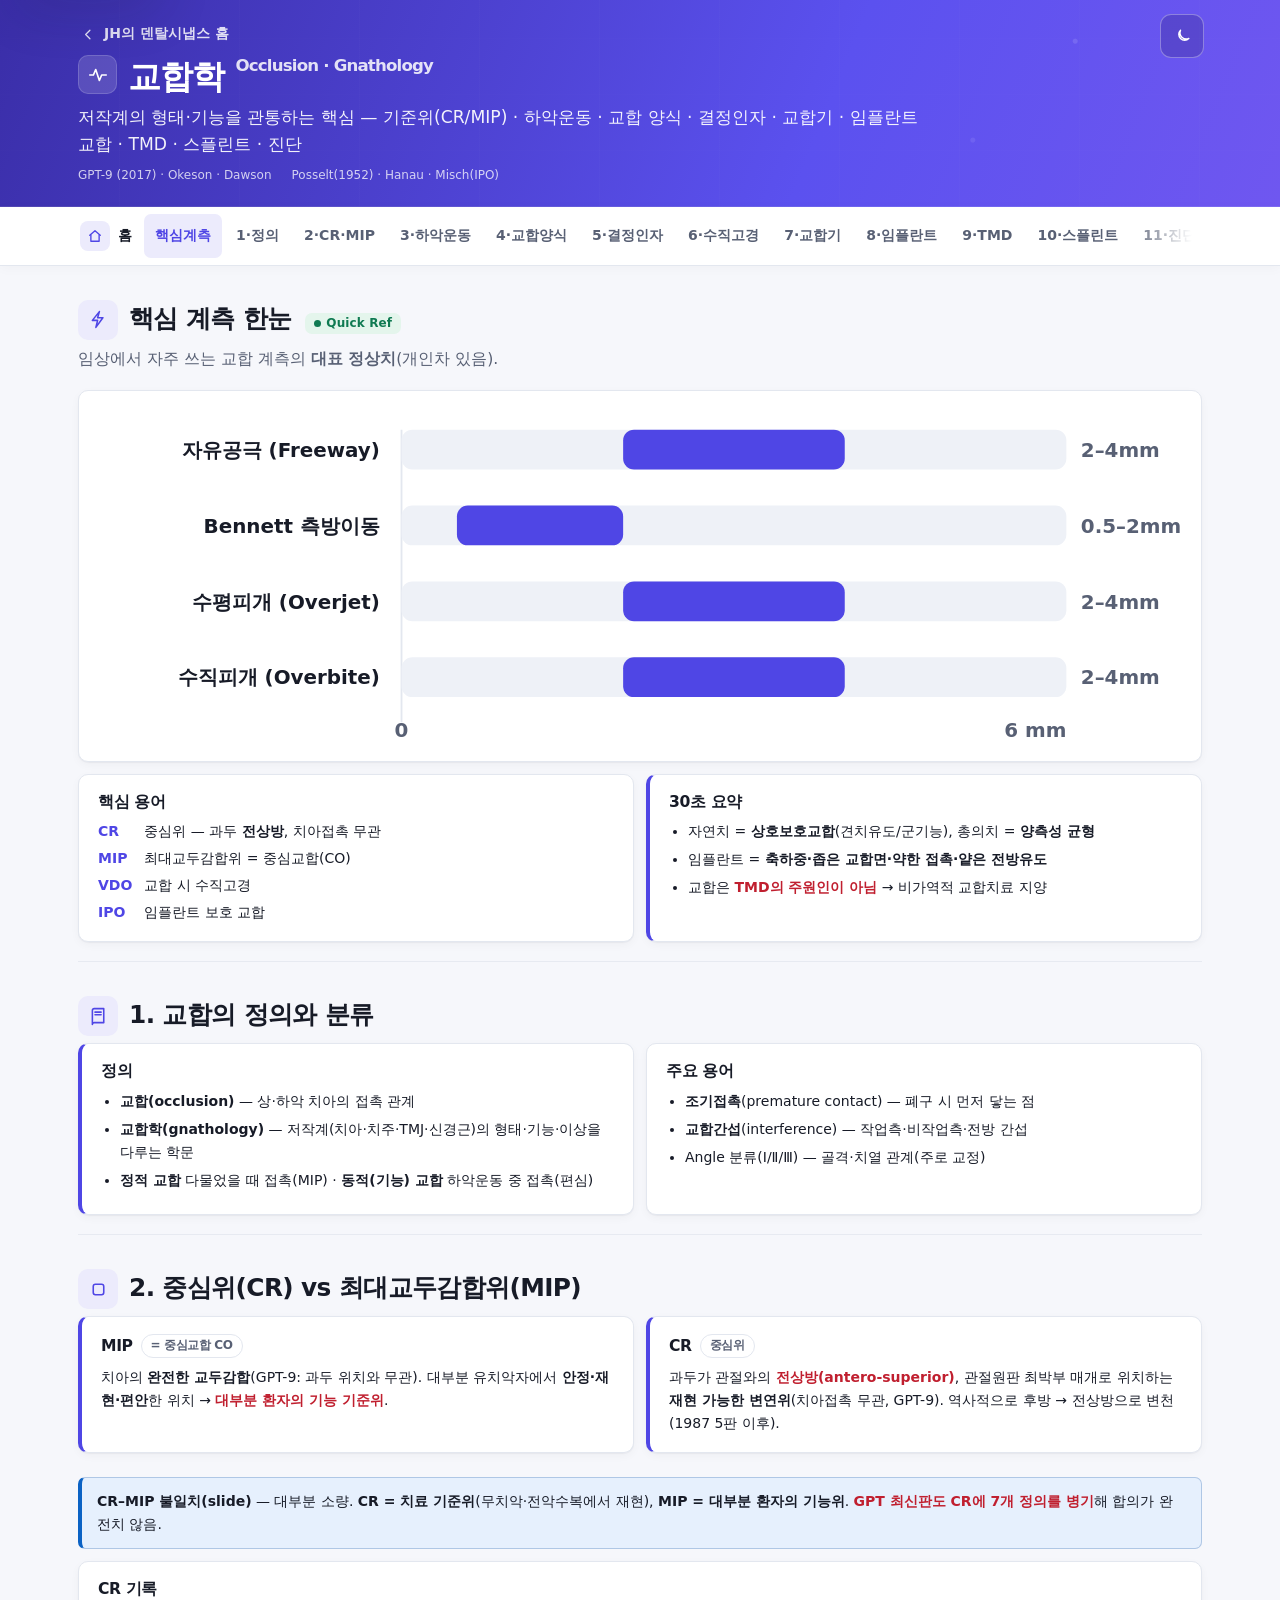
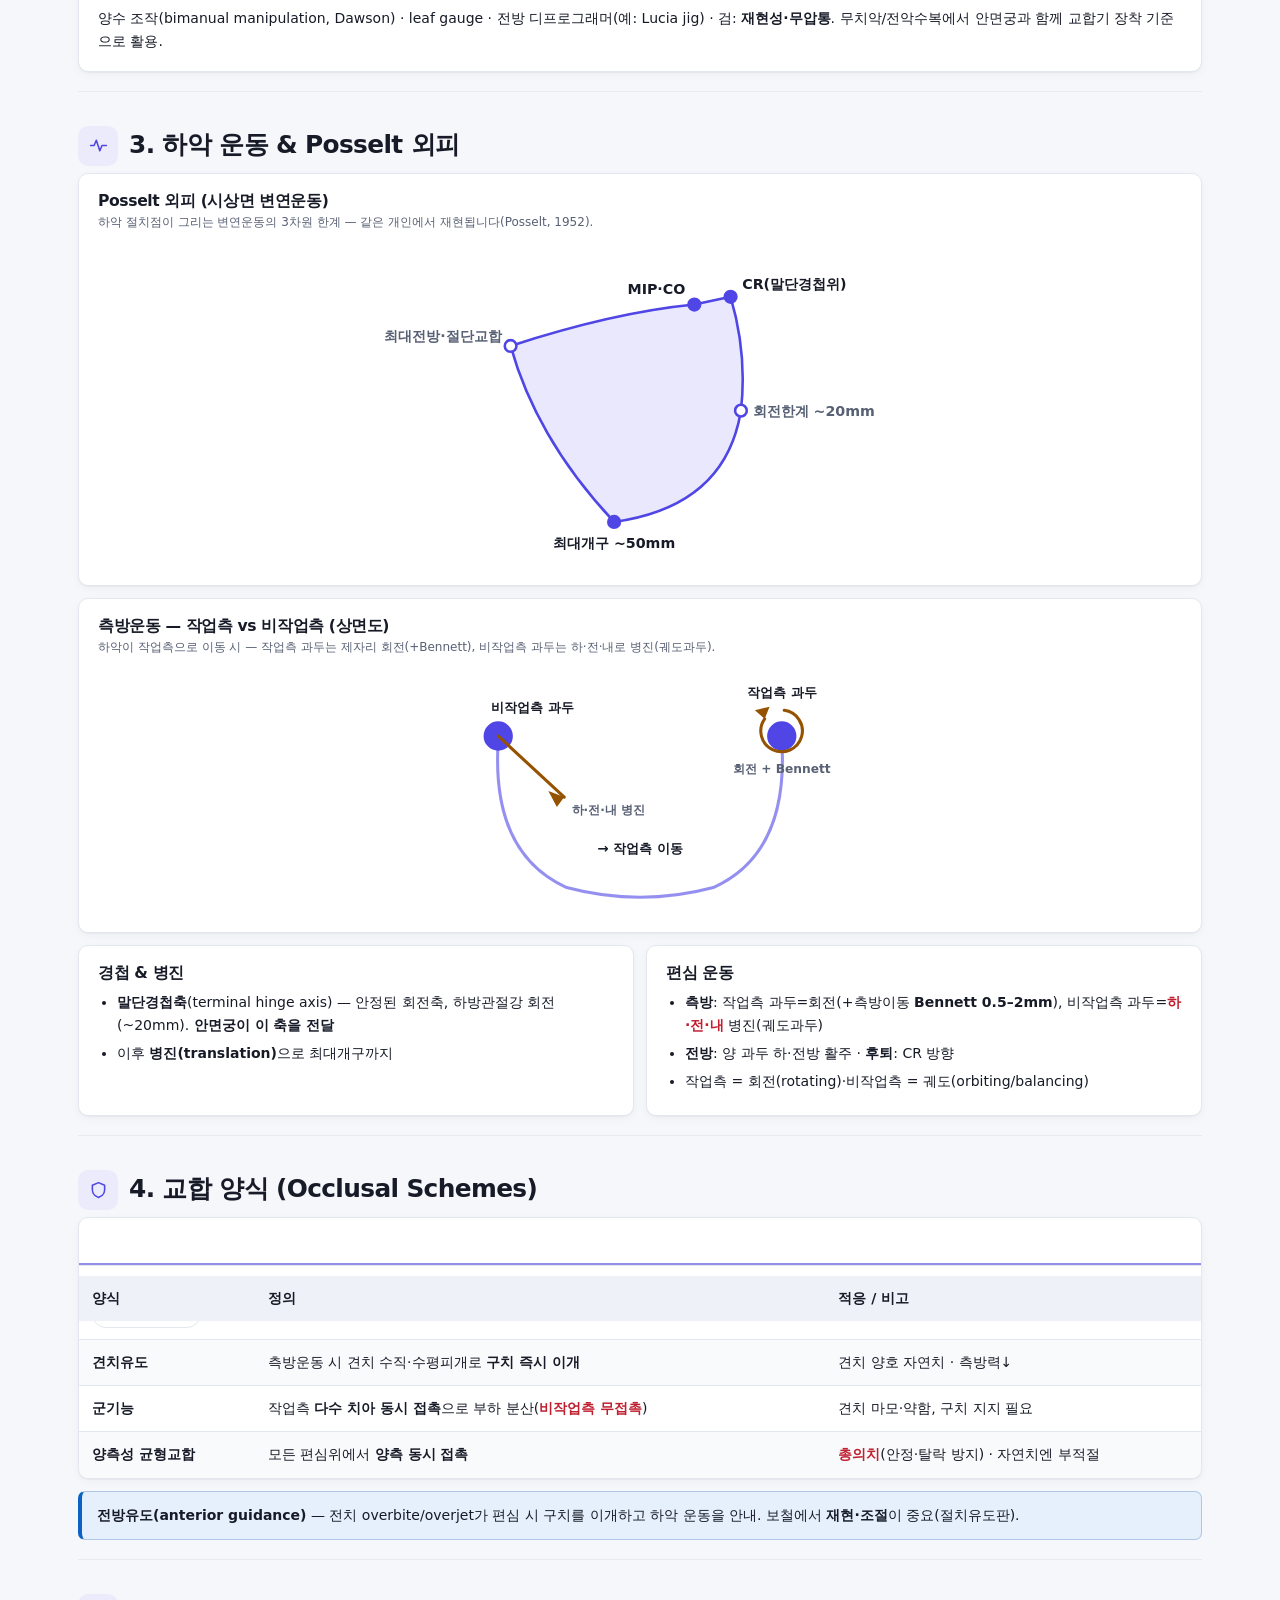
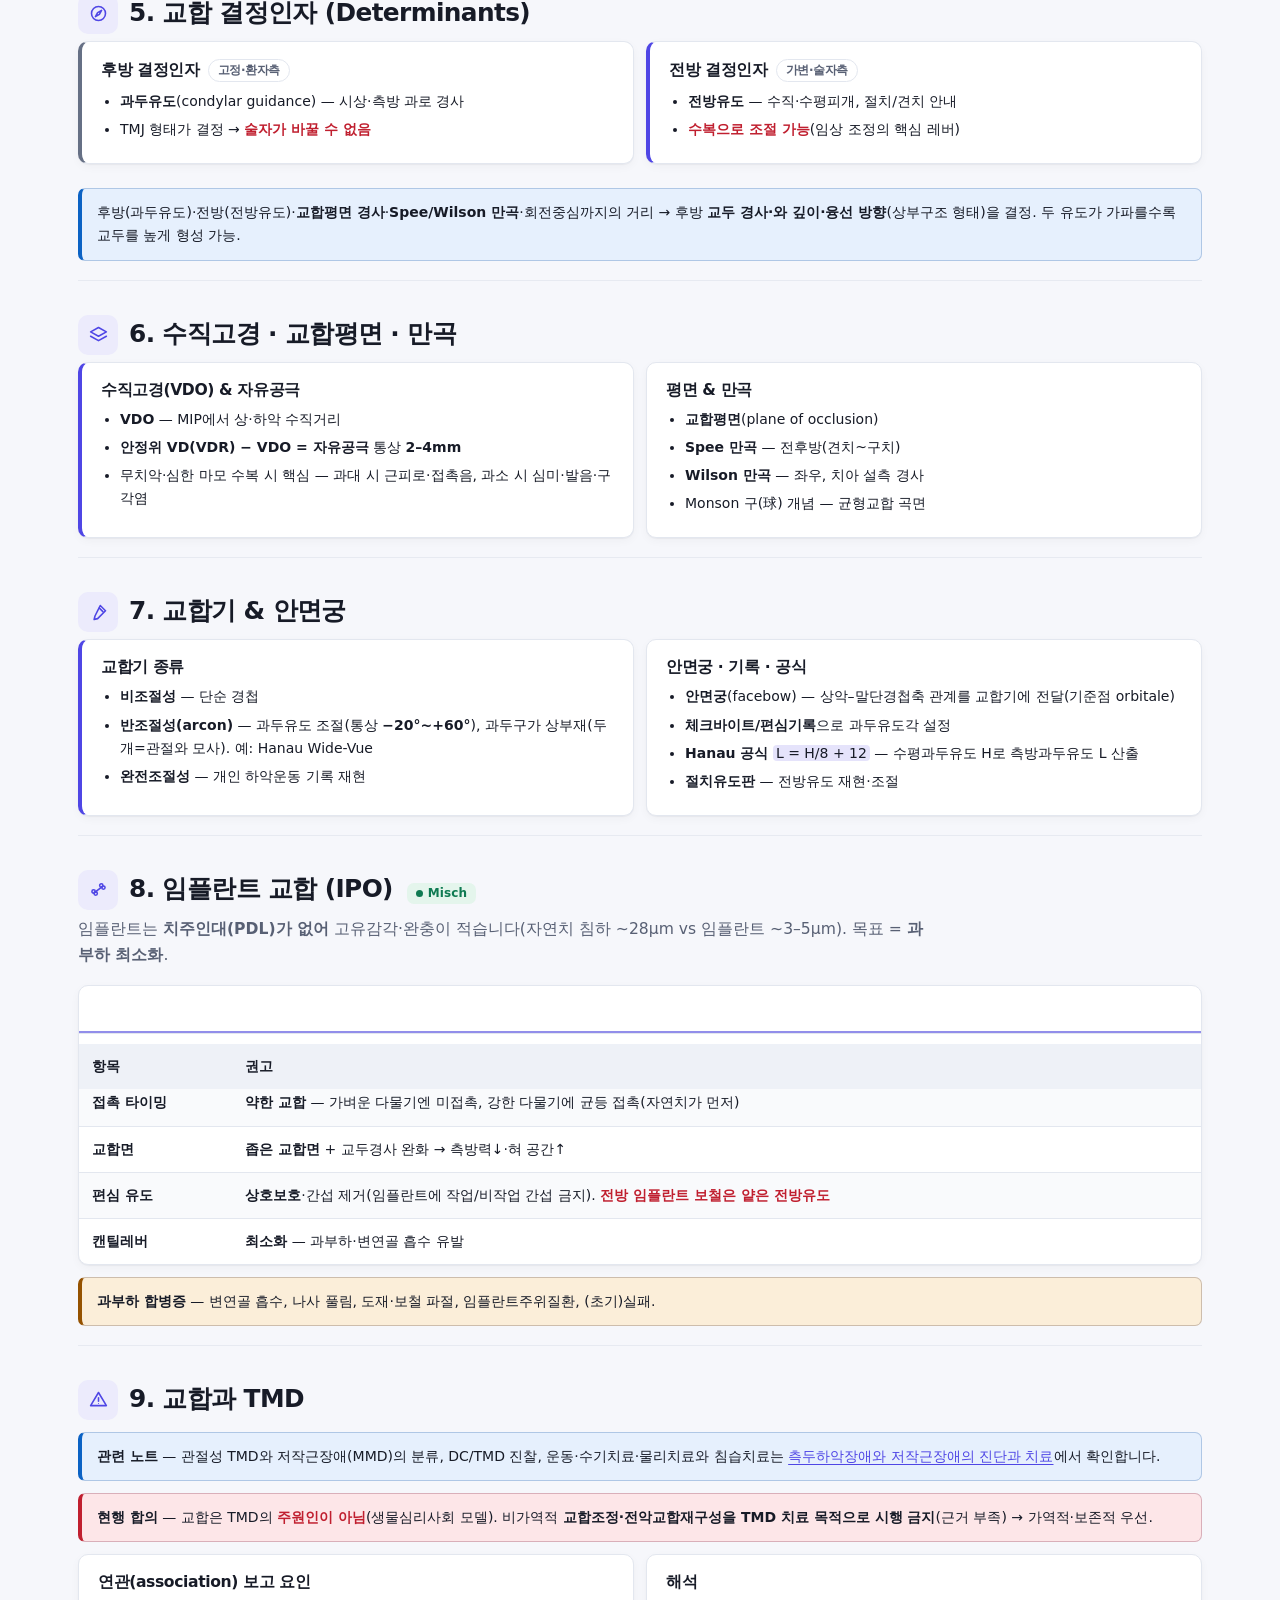
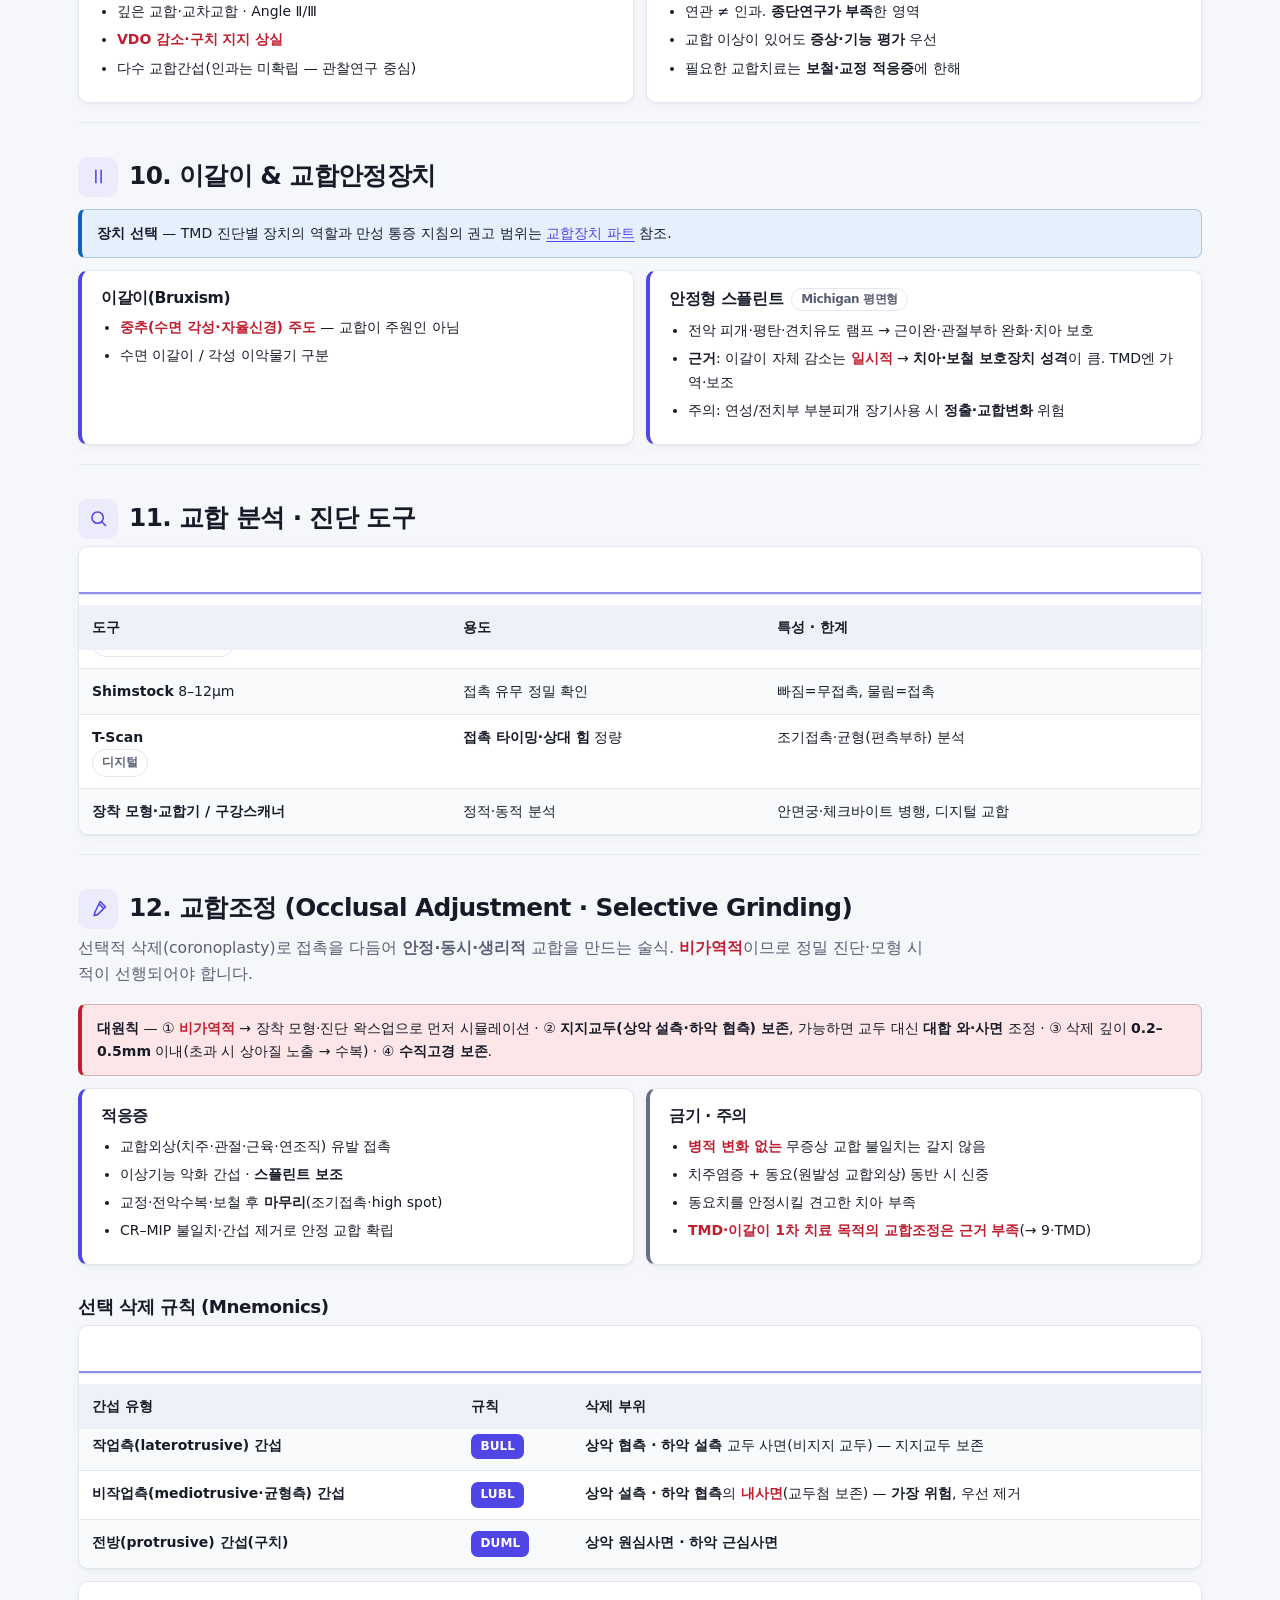
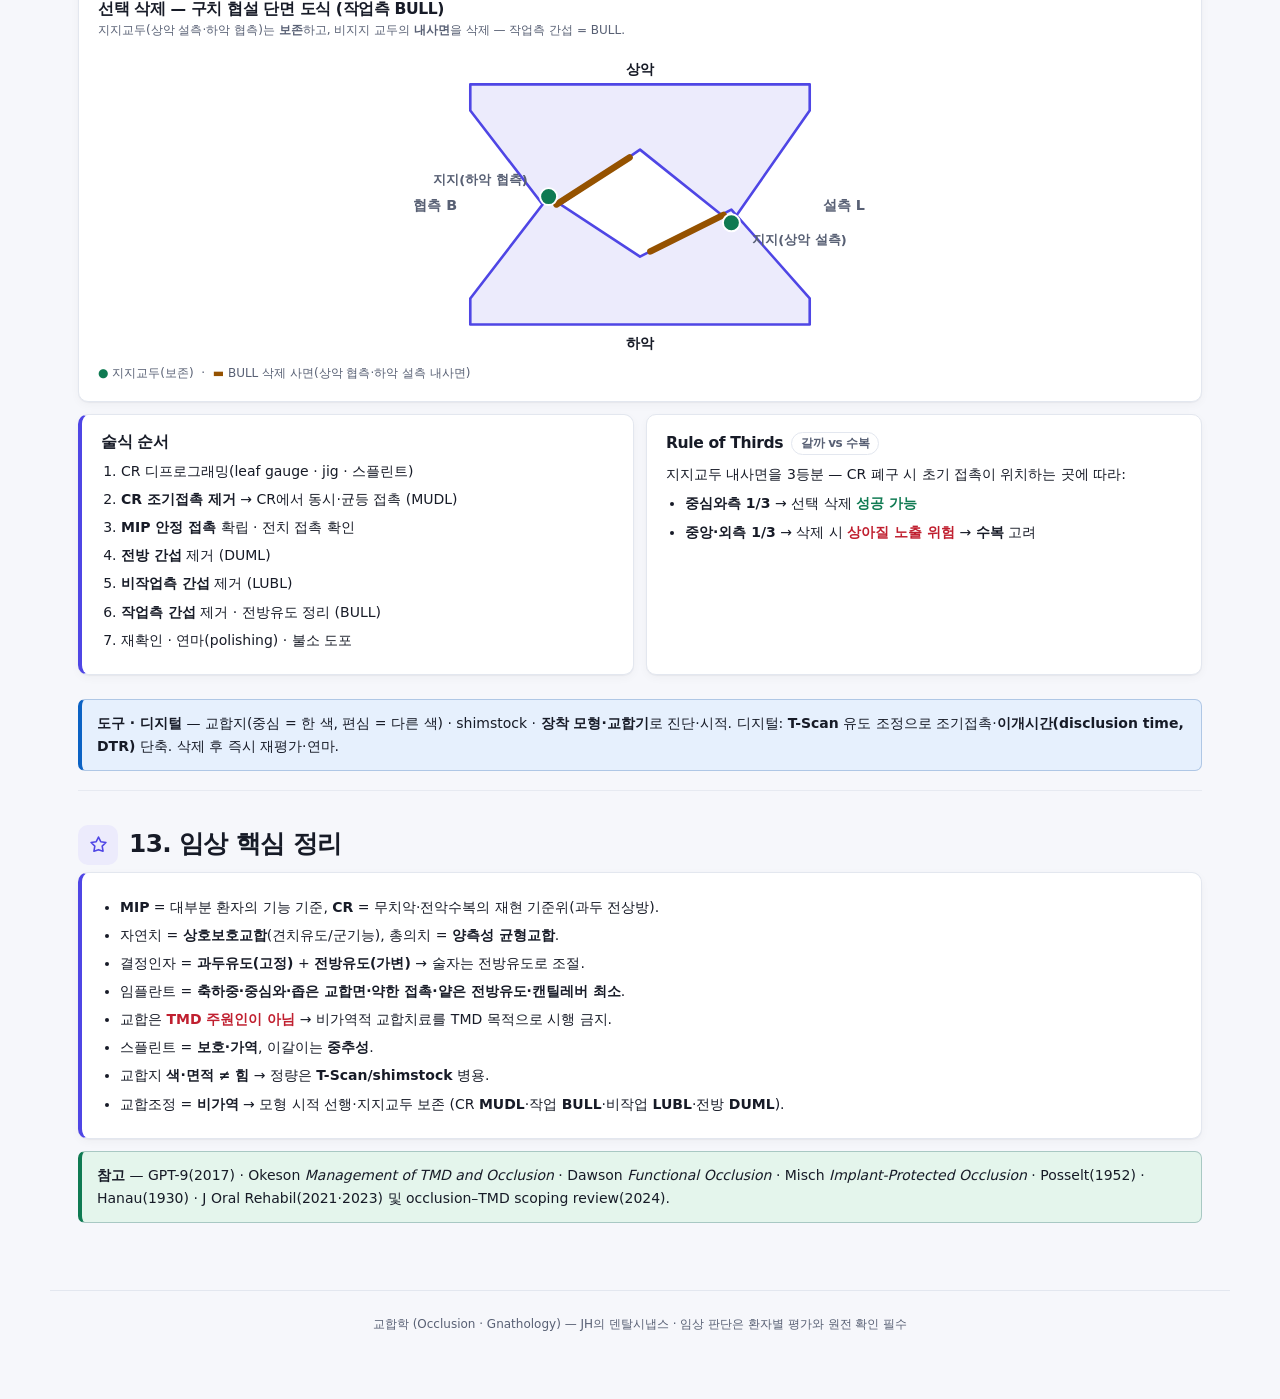
<file: occlusion.html>
<!DOCTYPE html>
<html lang="ko" data-theme="auto">
<head>
<meta charset="UTF-8" />
<meta name="viewport" content="width=device-width, initial-scale=1.0" />
<title>교합학 (Occlusion / Gnathology) — JH의 덴탈시냅스</title>
<meta name="description" content="교합학 심층 정리 — CR/MIP, 하악운동(Posselt·Bennett), 교합 양식, 결정인자, 교합기/안면궁, 임플란트 교합(IPO), 교합과 TMD, 스플린트, 진단 도구" />
<meta name="theme-color" content="#4f46e5" />
<link rel="icon" href="assets/favicon.svg" type="image/svg+xml" />
<link rel="stylesheet" href="assets/theme.css?v=7" />
<style>
  .env{fill:color-mix(in srgb,var(--brand) 12%,transparent);stroke:var(--brand);stroke-width:2}
  .env-axis{stroke:var(--line);stroke-width:1;stroke-dasharray:3 4}
  h2 .badge,h3 .badge{margin-left:6px}
  td b{font-weight:700}
  dl.kv{margin:0;display:grid;grid-template-columns:auto 1fr;gap:4px 12px;font-size:var(--text-sm)}
  dl.kv dt{font-weight:700;color:var(--brand)} dl.kv dd{margin:0}
  ol.flowlist{margin:6px 0 0;padding-left:20px;font-size:var(--text-sm)} ol.flowlist li{margin:5px 0}
  .tooth{fill:var(--brand-soft);stroke:var(--brand);stroke-width:2;stroke-linejoin:round}
  .hold{fill:var(--success);stroke:var(--surface);stroke-width:1.5}
  .grind{stroke:var(--warning);stroke-width:5;stroke-linecap:round}
  .arch{fill:none;stroke:var(--brand);stroke-width:2.5;opacity:.6}
  .arr{fill:none;stroke:var(--warning);stroke-width:2.5;stroke-linecap:round}
  .arrh{fill:var(--warning)}
  .viz svg text.sm{font-size:10px}
</style>
</head>
<body>

<header class="hero">
  <button class="themebtn hero-toggle" id="theme" aria-label="다크 모드로 전환"><svg aria-hidden="true"><use href="assets/icons.svg#i-moon"/></svg></button>
  <div class="wrap">
    <a class="crumb" href="index.html"><svg aria-hidden="true"><use href="assets/icons.svg#i-arrow-left"/></svg> JH의 덴탈시냅스 홈</a>
    <h1><span class="logo"><svg aria-hidden="true"><use href="assets/icons.svg#i-activity"/></svg></span>교합학 <span style="font-size:.5em;opacity:.85;font-weight:600">Occlusion · Gnathology</span></h1>
    <p class="sub">저작계의 형태·기능을 관통하는 핵심 — 기준위(CR/MIP) · 하악운동 · 교합 양식 · 결정인자 · 교합기 · 임플란트 교합 · TMD · 스플린트 · 진단</p>
    <div class="meta-row">
      <span>GPT-9 (2017) · Okeson · Dawson</span>
      <span>Posselt(1952) · Hanau · Misch(IPO)</span>
    </div>
  </div>
</header>

<div class="topbar">
  <div class="wrap topbar-inner">
    <a class="brand" href="index.html"><span class="logo"><svg aria-hidden="true"><use href="assets/icons.svg#i-home"/></svg></span>홈</a>
    <nav class="links" aria-label="섹션 바로가기">
      <a href="#quick">핵심계측</a>
      <a href="#s1">1·정의</a><a href="#s2">2·CR·MIP</a><a href="#s3">3·하악운동</a><a href="#s4">4·교합양식</a>
      <a href="#s5">5·결정인자</a><a href="#s6">6·수직고경</a><a href="#s7">7·교합기</a><a href="#s8">8·임플란트</a>
      <a href="#s9">9·TMD</a><a href="#s10">10·스플린트</a><a href="#s11">11·진단</a><a href="#s12">12·교합조정</a><a href="#s13">13·핵심</a>
    </nav>
    <div class="spacer"></div>
  </div>
</div>

<main class="wrap">

  <!-- QUICK -->
  <section id="quick">
    <div class="sec-head"><span class="ic"><svg aria-hidden="true"><use href="assets/icons.svg#i-bolt"/></svg></span><h2>핵심 계측 한눈 <span class="badge rec">Quick Ref</span></h2></div>
    <p class="sec-desc">임상에서 자주 쓰는 교합 계측의 <b>대표 정상치</b>(개인차 있음).</p>
    <div class="viz">
      <div data-chart="rangebars" data-json='{"title":"교합 주요 계측 정상치","max":6,"unit":" mm","maxLabel":"6","rows":[{"label":"자유공극 (Freeway)","lo":2,"hi":4,"val":"2–4mm"},{"label":"Bennett 측방이동","lo":0.5,"hi":2,"val":"0.5–2mm"},{"label":"수평피개 (Overjet)","lo":2,"hi":4,"val":"2–4mm"},{"label":"수직피개 (Overbite)","lo":2,"hi":4,"val":"2–4mm"}]}'></div>
    </div>
    <div class="cols">
      <div class="card"><h3>핵심 용어</h3>
        <dl class="kv">
          <dt>CR</dt><dd>중심위 — 과두 <b>전상방</b>, 치아접촉 무관</dd>
          <dt>MIP</dt><dd>최대교두감합위 = 중심교합(CO)</dd>
          <dt>VDO</dt><dd>교합 시 수직고경</dd>
          <dt>IPO</dt><dd>임플란트 보호 교합</dd>
        </dl></div>
      <div class="card bl"><h3>30초 요약</h3>
        <ul class="tight">
          <li>자연치 = <b>상호보호교합</b>(견치유도/군기능), 총의치 = <b>양측성 균형</b></li>
          <li>임플란트 = <b>축하중·좁은 교합면·약한 접촉·얕은 전방유도</b></li>
          <li>교합은 <span class="em">TMD의 주원인이 아님</span> → 비가역적 교합치료 지양</li>
        </ul></div>
    </div>
  </section>

  <!-- 1 정의 -->
  <section id="s1">
    <div class="sec-head"><span class="ic"><svg aria-hidden="true"><use href="assets/icons.svg#i-book"/></svg></span><h2>1. 교합의 정의와 분류</h2></div>
    <div class="cols">
      <div class="card bl"><h3>정의</h3>
        <ul class="tight">
          <li><b>교합(occlusion)</b> — 상·하악 치아의 접촉 관계</li>
          <li><b>교합학(gnathology)</b> — 저작계(치아·치주·TMJ·신경근)의 형태·기능·이상을 다루는 학문</li>
          <li><b>정적 교합</b> 다물었을 때 접촉(MIP) · <b>동적(기능) 교합</b> 하악운동 중 접촉(편심)</li>
        </ul></div>
      <div class="card"><h3>주요 용어</h3>
        <ul class="tight">
          <li><b>조기접촉</b>(premature contact) — 폐구 시 먼저 닿는 점</li>
          <li><b>교합간섭</b>(interference) — 작업측·비작업측·전방 간섭</li>
          <li>Angle 분류(Ⅰ/Ⅱ/Ⅲ) — 골격·치열 관계(주로 교정)</li>
        </ul></div>
    </div>
  </section>

  <!-- 2 CR/MIP -->
  <section id="s2">
    <div class="sec-head"><span class="ic"><svg aria-hidden="true"><use href="assets/icons.svg#i-stop"/></svg></span><h2>2. 중심위(CR) vs 최대교두감합위(MIP)</h2></div>
    <div class="cols">
      <div class="card bl"><h3>MIP <span class="pill">= 중심교합 CO</span></h3>
        <p style="margin:0;font-size:var(--text-sm)">치아의 <b>완전한 교두감합</b>(GPT-9: 과두 위치와 무관). 대부분 유치악자에서 <b>안정·재현·편안</b>한 위치 → <span class="em">대부분 환자의 기능 기준위</span>.</p></div>
      <div class="card bl"><h3>CR <span class="pill">중심위</span></h3>
        <p style="margin:0;font-size:var(--text-sm)">과두가 관절와의 <span class="em">전상방(antero-superior)</span>, 관절원판 최박부 매개로 위치하는 <b>재현 가능한 변연위</b>(치아접촉 무관, GPT-9). 역사적으로 후방 → 전상방으로 변천(1987 5판 이후).</p></div>
    </div>
    <div class="callout"><b>CR–MIP 불일치(slide)</b> — 대부분 소량. <b>CR = 치료 기준위</b>(무치악·전악수복에서 재현), <b>MIP = 대부분 환자의 기능위</b>. <span class="em">GPT 최신판도 CR에 7개 정의를 병기</span>해 합의가 완전치 않음.</div>
    <div class="card"><h3>CR 기록</h3>
      <p style="margin:0;font-size:var(--text-sm)">양수 조작(bimanual manipulation, Dawson) · leaf gauge · 전방 디프로그래머(예: Lucia jig) · 검: <b>재현성·무압통</b>. 무치악/전악수복에서 안면궁과 함께 교합기 장착 기준으로 활용.</p></div>
  </section>

  <!-- 3 하악운동 -->
  <section id="s3">
    <div class="sec-head"><span class="ic"><svg aria-hidden="true"><use href="assets/icons.svg#i-activity"/></svg></span><h2>3. 하악 운동 & Posselt 외피</h2></div>
    <div class="viz">
      <h3>Posselt 외피 (시상면 변연운동)</h3>
      <p class="cap">하악 절치점이 그리는 변연운동의 3차원 한계 — 같은 개인에서 재현됩니다(Posselt, 1952).</p>
      <svg viewBox="0 0 340 250" role="img" aria-label="Posselt 외피 시상면 다이어그램" style="max-width:440px;margin:0 auto">
        <path class="env" d="M212 46 L240 40 Q253 84 248 128 Q236 202 150 214 Q90 150 70 78 Q150 52 212 46 Z"/>
        <circle class="node on" cx="212" cy="46" r="4.5"/><text class="lab" x="205" y="38" text-anchor="end">MIP·CO</text>
        <circle class="node on" cx="240" cy="40" r="4.5"/><text class="lab" x="249" y="34" text-anchor="start">CR(말단경첩위)</text>
        <circle class="node" cx="248" cy="128" r="4.5"/><text x="257" y="132" text-anchor="start">회전한계 ~20mm</text>
        <circle class="node on" cx="150" cy="214" r="4.5"/><text class="lab" x="150" y="234" text-anchor="middle">최대개구 ~50mm</text>
        <circle class="node" cx="70" cy="78" r="4.5"/><text x="63" y="74" text-anchor="end">최대전방·절단교합</text>
      </svg>
    </div>
    <div class="viz">
      <h3>측방운동 — 작업측 vs 비작업측 (상면도)</h3>
      <p class="cap">하악이 작업측으로 이동 시 — 작업측 과두는 제자리 회전(+Bennett), 비작업측 과두는 하·전·내로 병진(궤도과두).</p>
      <svg viewBox="0 0 360 200" role="img" aria-label="작업측·비작업측 과두 상면도" style="max-width:440px;margin:0 auto">
        <path class="arch" d="M64 58 Q58 150 120 178 Q180 194 240 178 Q302 150 296 58"/>
        <circle class="node on" cx="64" cy="54" r="11"/>
        <circle class="node on" cx="296" cy="54" r="11"/>
        <path class="arr" d="M298 33 A17 17 0 1 1 282 40"/>
        <polygon class="arrh" points="282,40 274,33 286,30"/>
        <line class="arr" x1="64" y1="54" x2="118" y2="104"/>
        <polygon class="arrh" points="118,104 105,99 112,112"/>
        <text class="lab" x="296" y="22" text-anchor="middle">작업측 과두</text>
        <text class="sm" x="296" y="84" text-anchor="middle">회전 + Bennett</text>
        <text class="lab" x="58" y="34" text-anchor="start">비작업측 과두</text>
        <text class="sm" x="124" y="118" text-anchor="start">하·전·내 병진</text>
        <text class="lab" x="180" y="150" text-anchor="middle">→ 작업측 이동</text>
      </svg>
    </div>
    <div class="cols">
      <div class="card"><h3>경첩 & 병진</h3>
        <ul class="tight">
          <li><b>말단경첩축</b>(terminal hinge axis) — 안정된 회전축, 하방관절강 회전(~20mm). <b>안면궁이 이 축을 전달</b></li>
          <li>이후 <b>병진(translation)</b>으로 최대개구까지</li>
        </ul></div>
      <div class="card"><h3>편심 운동</h3>
        <ul class="tight">
          <li><b>측방</b>: 작업측 과두=회전(+측방이동 <b>Bennett 0.5–2mm</b>), 비작업측 과두=<span class="em">하·전·내</span> 병진(궤도과두)</li>
          <li><b>전방</b>: 양 과두 하·전방 활주 · <b>후퇴</b>: CR 방향</li>
          <li>작업측 = 회전(rotating)·비작업측 = 궤도(orbiting/balancing)</li>
        </ul></div>
    </div>
  </section>

  <!-- 4 교합양식 -->
  <section id="s4">
    <div class="sec-head"><span class="ic"><svg aria-hidden="true"><use href="assets/icons.svg#i-shield"/></svg></span><h2>4. 교합 양식 (Occlusal Schemes)</h2></div>
    <div class="tablewrap flat"><table class="cards">
      <caption class="sr-only">교합 양식별 정의와 적응증</caption>
      <thead><tr><th scope="col">양식</th><th scope="col">정의</th><th scope="col">적응 / 비고</th></tr></thead>
      <tbody>
        <tr><td data-label="양식"><b>상호보호교합</b><br/><span class="pill">유기적·견치보호</span></td>
          <td data-label="정의">MIP에서 <b>구치가 전치를 보호</b>, 편심에서 <b>전치(견치)가 구치를 이개</b></td>
          <td data-label="적응">자연치열 <span class="em">이상적·권장</span></td></tr>
        <tr><td data-label="양식"><b>견치유도</b></td>
          <td data-label="정의">측방운동 시 견치 수직·수평피개로 <b>구치 즉시 이개</b></td>
          <td data-label="적응">견치 양호 자연치 · 측방력↓</td></tr>
        <tr><td data-label="양식"><b>군기능</b></td>
          <td data-label="정의">작업측 <b>다수 치아 동시 접촉</b>으로 부하 분산(<span class="em">비작업측 무접촉</span>)</td>
          <td data-label="적응">견치 마모·약함, 구치 지지 필요</td></tr>
        <tr><td data-label="양식"><b>양측성 균형교합</b></td>
          <td data-label="정의">모든 편심위에서 <b>양측 동시 접촉</b></td>
          <td data-label="적응"><span class="em">총의치</span>(안정·탈락 방지) · 자연치엔 부적절</td></tr>
      </tbody>
    </table></div>
    <div class="callout"><b>전방유도(anterior guidance)</b> — 전치 overbite/overjet가 편심 시 구치를 이개하고 하악 운동을 안내. 보철에서 <b>재현·조절</b>이 중요(절치유도판).</div>
  </section>

  <!-- 5 결정인자 -->
  <section id="s5">
    <div class="sec-head"><span class="ic"><svg aria-hidden="true"><use href="assets/icons.svg#i-compass"/></svg></span><h2>5. 교합 결정인자 (Determinants)</h2></div>
    <div class="cols">
      <div class="card" style="border-left:4px solid var(--ink-3)"><h3>후방 결정인자 <span class="pill">고정·환자측</span></h3>
        <ul class="tight">
          <li><b>과두유도</b>(condylar guidance) — 시상·측방 과로 경사</li>
          <li>TMJ 형태가 결정 → <span class="em">술자가 바꿀 수 없음</span></li>
        </ul></div>
      <div class="card bl"><h3>전방 결정인자 <span class="pill">가변·술자측</span></h3>
        <ul class="tight">
          <li><b>전방유도</b> — 수직·수평피개, 절치/견치 안내</li>
          <li><span class="em">수복으로 조절 가능</span>(임상 조정의 핵심 레버)</li>
        </ul></div>
    </div>
    <div class="callout">후방(과두유도)·전방(전방유도)·<b>교합평면 경사</b>·<b>Spee/Wilson 만곡</b>·회전중심까지의 거리 → 후방 <b>교두 경사·와 깊이·융선 방향</b>(상부구조 형태)을 결정. 두 유도가 가파를수록 교두를 높게 형성 가능.</div>
  </section>

  <!-- 6 수직고경 -->
  <section id="s6">
    <div class="sec-head"><span class="ic"><svg aria-hidden="true"><use href="assets/icons.svg#i-layers"/></svg></span><h2>6. 수직고경 · 교합평면 · 만곡</h2></div>
    <div class="cols">
      <div class="card bl"><h3>수직고경(VDO) & 자유공극</h3>
        <ul class="tight">
          <li><b>VDO</b> — MIP에서 상·하악 수직거리</li>
          <li><b>안정위 VD(VDR) − VDO = 자유공극</b> 통상 <b>2–4mm</b></li>
          <li>무치악·심한 마모 수복 시 핵심 — 과대 시 근피로·접촉음, 과소 시 심미·발음·구각염</li>
        </ul></div>
      <div class="card"><h3>평면 & 만곡</h3>
        <ul class="tight">
          <li><b>교합평면</b>(plane of occlusion)</li>
          <li><b>Spee 만곡</b> — 전후방(견치~구치)</li>
          <li><b>Wilson 만곡</b> — 좌우, 치아 설측 경사</li>
          <li>Monson 구(球) 개념 — 균형교합 곡면</li>
        </ul></div>
    </div>
  </section>

  <!-- 7 교합기 -->
  <section id="s7">
    <div class="sec-head"><span class="ic"><svg aria-hidden="true"><use href="assets/icons.svg#i-tool"/></svg></span><h2>7. 교합기 & 안면궁</h2></div>
    <div class="cols">
      <div class="card bl"><h3>교합기 종류</h3>
        <ul class="tight">
          <li><b>비조절성</b> — 단순 경첩</li>
          <li><b>반조절성(arcon)</b> — 과두유도 조절(통상 <b>−20°~+60°</b>), 과두구가 상부재(두개=관절와 모사). 예: Hanau Wide-Vue</li>
          <li><b>완전조절성</b> — 개인 하악운동 기록 재현</li>
        </ul></div>
      <div class="card"><h3>안면궁 · 기록 · 공식</h3>
        <ul class="tight">
          <li><b>안면궁</b>(facebow) — 상악–말단경첩축 관계를 교합기에 전달(기준점 orbitale)</li>
          <li><b>체크바이트/편심기록</b>으로 과두유도각 설정</li>
          <li><b>Hanau 공식</b> <span class="hl">L = H/8 + 12</span> — 수평과두유도 H로 측방과두유도 L 산출</li>
          <li><b>절치유도판</b> — 전방유도 재현·조절</li>
        </ul></div>
    </div>
  </section>

  <!-- 8 임플란트 교합 -->
  <section id="s8">
    <div class="sec-head"><span class="ic"><svg aria-hidden="true"><use href="assets/icons.svg#i-bone"/></svg></span><h2>8. 임플란트 교합 (IPO) <span class="badge rec">Misch</span></h2></div>
    <p class="sec-desc">임플란트는 <b>치주인대(PDL)가 없어</b> 고유감각·완충이 적습니다(자연치 침하 ~28µm vs 임플란트 ~3–5µm). 목표 = <b>과부하 최소화</b>.</p>
    <div class="tablewrap flat"><table class="cards">
      <caption class="sr-only">임플란트 보호 교합 항목별 권고</caption>
      <thead><tr><th scope="col">항목</th><th scope="col">권고</th></tr></thead>
      <tbody>
        <tr><td data-label="항목"><b>접촉 위치</b></td><td data-label="권고"><b>중심와에 축하중</b>(임플란트 체부 위). <span class="em">변연융선 접촉 회피</span>(굽힘모멘트). 2차접촉은 외주 1mm 이내</td></tr>
        <tr><td data-label="항목"><b>접촉 타이밍</b></td><td data-label="권고"><b>약한 교합</b> — 가벼운 다물기엔 미접촉, 강한 다물기에 균등 접촉(자연치가 먼저)</td></tr>
        <tr><td data-label="항목"><b>교합면</b></td><td data-label="권고"><b>좁은 교합면</b> + 교두경사 완화 → 측방력↓·혀 공간↑</td></tr>
        <tr><td data-label="항목"><b>편심 유도</b></td><td data-label="권고"><b>상호보호</b>·간섭 제거(임플란트에 작업/비작업 간섭 금지). <span class="em">전방 임플란트 보철은 얕은 전방유도</span></td></tr>
        <tr><td data-label="항목"><b>캔틸레버</b></td><td data-label="권고"><b>최소화</b> — 과부하·변연골 흡수 유발</td></tr>
      </tbody>
    </table></div>
    <div class="callout warn"><b>과부하 합병증</b> — 변연골 흡수, 나사 풀림, 도재·보철 파절, 임플란트주위질환, (초기)실패.</div>
  </section>

  <!-- 9 TMD -->
  <section id="s9">
    <div class="sec-head"><span class="ic"><svg aria-hidden="true"><use href="assets/icons.svg#i-alert"/></svg></span><h2>9. 교합과 TMD</h2></div>
    <div class="callout"><b>관련 노트</b> — 관절성 TMD와 저작근장애(MMD)의 분류, DC/TMD 진찰, 운동·수기치료·물리치료와 침습치료는 <a href="tmd-mmd.html">측두하악장애와 저작근장애의 진단과 치료</a>에서 확인합니다.</div>
    <div class="callout danger"><b>현행 합의</b> — 교합은 TMD의 <span class="em">주원인이 아님</span>(생물심리사회 모델). 비가역적 <b>교합조정·전악교합재구성을 TMD 치료 목적으로 시행 금지</b>(근거 부족) → 가역적·보존적 우선.</div>
    <div class="cols">
      <div class="card"><h3>연관(association) 보고 요인</h3>
        <ul class="tight">
          <li>깊은 교합·교차교합 · Angle Ⅱ/Ⅲ</li>
          <li><span class="em">VDO 감소·구치 지지 상실</span></li>
          <li>다수 교합간섭(인과는 미확립 — 관찰연구 중심)</li>
        </ul></div>
      <div class="card"><h3>해석</h3>
        <ul class="tight">
          <li>연관 ≠ 인과. <b>종단연구가 부족</b>한 영역</li>
          <li>교합 이상이 있어도 <b>증상·기능 평가</b> 우선</li>
          <li>필요한 교합치료는 <b>보철·교정 적응증</b>에 한해</li>
        </ul></div>
    </div>
  </section>

  <!-- 10 스플린트 -->
  <section id="s10">
    <div class="sec-head"><span class="ic"><svg aria-hidden="true"><use href="assets/icons.svg#i-pause"/></svg></span><h2>10. 이갈이 & 교합안정장치</h2></div>
    <div class="callout"><b>장치 선택</b> — TMD 진단별 장치의 역할과 만성 통증 지침의 권고 범위는 <a href="tmd-mmd.html#splint">교합장치 파트</a> 참조.</div>
    <div class="cols">
      <div class="card bl"><h3>이갈이(Bruxism)</h3>
        <ul class="tight">
          <li><span class="em">중추(수면 각성·자율신경) 주도</span> — 교합이 주원인 아님</li>
          <li>수면 이갈이 / 각성 이악물기 구분</li>
        </ul></div>
      <div class="card bl"><h3>안정형 스플린트 <span class="pill">Michigan 평면형</span></h3>
        <ul class="tight">
          <li>전악 피개·평탄·견치유도 램프 → 근이완·관절부하 완화·치아 보호</li>
          <li><b>근거</b>: 이갈이 자체 감소는 <span class="em">일시적</span> → <b>치아·보철 보호장치 성격</b>이 큼. TMD엔 가역·보조</li>
          <li>주의: 연성/전치부 부분피개 장기사용 시 <b>정출·교합변화</b> 위험</li>
        </ul></div>
    </div>
  </section>

  <!-- 11 진단 -->
  <section id="s11">
    <div class="sec-head"><span class="ic"><svg aria-hidden="true"><use href="assets/icons.svg#i-search"/></svg></span><h2>11. 교합 분석 · 진단 도구</h2></div>
    <div class="tablewrap flat"><table class="cards">
      <caption class="sr-only">교합 분석 도구의 용도와 특성</caption>
      <thead><tr><th scope="col">도구</th><th scope="col">용도</th><th scope="col">특성 · 한계</th></tr></thead>
      <tbody>
        <tr><td data-label="도구"><b>교합지</b><br/><span class="pill">Articulating paper</span></td><td data-label="용도">접촉점 표시(정성)</td><td data-label="특성"><span class="em">색·면적 ≠ 힘</span> · 습기·두께 영향</td></tr>
        <tr><td data-label="도구"><b>Shimstock</b> 8–12µm</td><td data-label="용도">접촉 유무 정밀 확인</td><td data-label="특성">빠짐=무접촉, 물림=접촉</td></tr>
        <tr><td data-label="도구"><b>T-Scan</b><br/><span class="pill">디지털</span></td><td data-label="용도"><b>접촉 타이밍·상대 힘</b> 정량</td><td data-label="특성">조기접촉·균형(편측부하) 분석</td></tr>
        <tr><td data-label="도구"><b>장착 모형·교합기 / 구강스캐너</b></td><td data-label="용도">정적·동적 분석</td><td data-label="특성">안면궁·체크바이트 병행, 디지털 교합</td></tr>
      </tbody>
    </table></div>
  </section>

  <!-- 12 교합조정 -->
  <section id="s12">
    <div class="sec-head"><span class="ic"><svg aria-hidden="true"><use href="assets/icons.svg#i-tool"/></svg></span><h2>12. 교합조정 (Occlusal Adjustment · Selective Grinding)</h2></div>
    <p class="sec-desc">선택적 삭제(coronoplasty)로 접촉을 다듬어 <b>안정·동시·생리적</b> 교합을 만드는 술식. <span class="em">비가역적</span>이므로 정밀 진단·모형 시적이 선행되어야 합니다.</p>

    <div class="callout danger"><b>대원칙</b> — ① <span class="em">비가역적</span> → 장착 모형·진단 왁스업으로 먼저 시뮬레이션 · ② <b>지지교두(상악 설측·하악 협측) 보존</b>, 가능하면 교두 대신 <b>대합 와·사면</b> 조정 · ③ 삭제 깊이 <b>0.2–0.5mm</b> 이내(초과 시 상아질 노출 → 수복) · ④ <b>수직고경 보존</b>.</div>

    <div class="cols">
      <div class="card bl"><h3>적응증</h3>
        <ul class="tight">
          <li>교합외상(치주·관절·근육·연조직) 유발 접촉</li>
          <li>이상기능 악화 간섭 · <b>스플린트 보조</b></li>
          <li>교정·전악수복·보철 후 <b>마무리</b>(조기접촉·high spot)</li>
          <li>CR–MIP 불일치·간섭 제거로 안정 교합 확립</li>
        </ul></div>
      <div class="card" style="border-left:4px solid var(--ink-3)"><h3>금기 · 주의</h3>
        <ul class="tight">
          <li><span class="em">병적 변화 없는</span> 무증상 교합 불일치는 갈지 않음</li>
          <li>치주염증 + 동요(원발성 교합외상) 동반 시 신중</li>
          <li>동요치를 안정시킬 견고한 치아 부족</li>
          <li><span class="em">TMD·이갈이 1차 치료 목적의 교합조정은 근거 부족</span>(→ 9·TMD)</li>
        </ul></div>
    </div>

    <h3 style="margin:18px 0 6px">선택 삭제 규칙 (Mnemonics)</h3>
    <div class="tablewrap flat"><table class="cards">
      <caption class="sr-only">간섭 유형별 선택 삭제 규칙(BULL·MUDL·LUBL·DUML)</caption>
      <thead><tr><th scope="col">간섭 유형</th><th scope="col">규칙</th><th scope="col">삭제 부위</th></tr></thead>
      <tbody>
        <tr><td data-label="유형"><b>중심위(CR) 조기접촉 · 전방 활주</b></td><td data-label="규칙"><span class="tag" style="background:var(--brand)">MUDL</span></td><td data-label="부위"><b>상악 근심사면</b> 또는 <b>하악 원심사면</b> — 하악이 안착되도록</td></tr>
        <tr><td data-label="유형"><b>작업측(laterotrusive) 간섭</b></td><td data-label="규칙"><span class="tag" style="background:var(--brand)">BULL</span></td><td data-label="부위"><b>상악 협측 · 하악 설측</b> 교두 사면(비지지 교두) — 지지교두 보존</td></tr>
        <tr><td data-label="유형"><b>비작업측(mediotrusive·균형측) 간섭</b></td><td data-label="규칙"><span class="tag" style="background:var(--brand)">LUBL</span></td><td data-label="부위"><b>상악 설측 · 하악 협측</b>의 <span class="em">내사면</span>(교두첨 보존) — <b>가장 위험</b>, 우선 제거</td></tr>
        <tr><td data-label="유형"><b>전방(protrusive) 간섭(구치)</b></td><td data-label="규칙"><span class="tag" style="background:var(--brand)">DUML</span></td><td data-label="부위"><b>상악 원심사면 · 하악 근심사면</b></td></tr>
      </tbody>
    </table></div>

    <div class="viz">
      <h3>선택 삭제 — 구치 협설 단면 도식 (작업측 BULL)</h3>
      <p class="cap">지지교두(상악 설측·하악 협측)는 <b>보존</b>하고, 비지지 교두의 <b>내사면</b>을 삭제 — 작업측 간섭 = BULL.</p>
      <svg viewBox="0 0 360 232" role="img" aria-label="구치 협설 단면 선택삭제 도식" style="max-width:470px;margin:0 auto">
        <path class="tooth" d="M50 24 H310 V44 L250 130 L180 74 L110 122 L50 44 Z"/>
        <path class="tooth" d="M50 208 H310 V188 L250 120 L180 156 L110 110 L50 188 Z"/>
        <line class="grind" x1="116" y1="116" x2="172" y2="80"/>
        <line class="grind" x1="244" y1="124" x2="188" y2="152"/>
        <circle class="hold" cx="250" cy="130" r="6.5"/>
        <circle class="hold" cx="110" cy="110" r="6.5"/>
        <text class="lab" x="180" y="16" text-anchor="middle">상악</text>
        <text class="lab" x="180" y="226" text-anchor="middle">하악</text>
        <text x="40" y="120" text-anchor="end">협측 B</text>
        <text x="320" y="120" text-anchor="start">설측 L</text>
        <text class="sm" x="266" y="146" text-anchor="start">지지(상악 설측)</text>
        <text class="sm" x="94" y="100" text-anchor="end">지지(하악 협측)</text>
      </svg>
      <p class="cap" style="margin:8px 0 0"><span style="color:var(--success);font-weight:800">●</span> 지지교두(보존) &nbsp;·&nbsp; <span style="color:var(--warning);font-weight:800">▬</span> BULL 삭제 사면(상악 협측·하악 설측 내사면)</p>
    </div>

    <div class="cols">
      <div class="card bl"><h3>술식 순서</h3>
        <ol class="flowlist">
          <li>CR 디프로그래밍(leaf gauge · jig · 스플린트)</li>
          <li><b>CR 조기접촉 제거</b> → CR에서 동시·균등 접촉 (MUDL)</li>
          <li><b>MIP 안정 접촉</b> 확립 · 전치 접촉 확인</li>
          <li><b>전방 간섭</b> 제거 (DUML)</li>
          <li><b>비작업측 간섭</b> 제거 (LUBL)</li>
          <li><b>작업측 간섭</b> 제거 · 전방유도 정리 (BULL)</li>
          <li>재확인 · 연마(polishing) · 불소 도포</li>
        </ol></div>
      <div class="card"><h3>Rule of Thirds <span class="pill">갈까 vs 수복</span></h3>
        <p style="margin:0 0 6px;font-size:var(--text-sm)">지지교두 내사면을 3등분 — CR 폐구 시 초기 접촉이 위치하는 곳에 따라:</p>
        <ul class="tight">
          <li><b>중심와측 1/3</b> → 선택 삭제 <span style="color:var(--success);font-weight:600">성공 가능</span></li>
          <li><b>중앙·외측 1/3</b> → 삭제 시 <span class="em">상아질 노출 위험</span> → <b>수복</b> 고려</li>
        </ul></div>
    </div>

    <div class="callout"><b>도구 · 디지털</b> — 교합지(중심 = 한 색, 편심 = 다른 색) · shimstock · <b>장착 모형·교합기</b>로 진단·시적. 디지털: <b>T-Scan</b> 유도 조정으로 조기접촉·<b>이개시간(disclusion time, DTR)</b> 단축. 삭제 후 즉시 재평가·연마.</div>
  </section>

  <!-- 13 핵심 -->
  <section id="s13">
    <div class="sec-head"><span class="ic"><svg aria-hidden="true"><use href="assets/icons.svg#i-star"/></svg></span><h2>13. 임상 핵심 정리</h2></div>
    <div class="card bl"><ul class="tight">
      <li><b>MIP</b> = 대부분 환자의 기능 기준, <b>CR</b> = 무치악·전악수복의 재현 기준위(과두 전상방).</li>
      <li>자연치 = <b>상호보호교합</b>(견치유도/군기능), 총의치 = <b>양측성 균형교합</b>.</li>
      <li>결정인자 = <b>과두유도(고정)</b> + <b>전방유도(가변)</b> → 술자는 전방유도로 조절.</li>
      <li>임플란트 = <b>축하중·중심와·좁은 교합면·약한 접촉·얕은 전방유도·캔틸레버 최소</b>.</li>
      <li>교합은 <span class="em">TMD 주원인이 아님</span> → 비가역적 교합치료를 TMD 목적으로 시행 금지.</li>
      <li>스플린트 = <b>보호·가역</b>, 이갈이는 <b>중추성</b>.</li>
      <li>교합지 <b>색·면적 ≠ 힘</b> → 정량은 <b>T-Scan/shimstock</b> 병용.</li>
      <li>교합조정 = <b>비가역</b> → 모형 시적 선행·지지교두 보존 (CR <b>MUDL</b>·작업 <b>BULL</b>·비작업 <b>LUBL</b>·전방 <b>DUML</b>).</li>
    </ul></div>
    <div class="callout ok"><b>참고</b> — GPT-9(2017) · Okeson <i>Management of TMD and Occlusion</i> · Dawson <i>Functional Occlusion</i> · Misch <i>Implant-Protected Occlusion</i> · Posselt(1952) · Hanau(1930) · J Oral Rehabil(2021·2023) 및 occlusion–TMD scoping review(2024).</div>
  </section>

</main>

<button id="toTop" title="맨 위로" aria-label="맨 위로"><svg aria-hidden="true"><use href="assets/icons.svg#i-arrow-up"/></svg></button>

<footer class="wrap">
  교합학 (Occlusion · Gnathology) — JH의 덴탈시냅스 · 임상 판단은 환자별 평가와 원전 확인 필수
</footer>

<script>
/* 스크롤스파이 + 맨 위로 */
(function(){
  const links=[...document.querySelectorAll('.topbar .links a')];
  const map={}; links.forEach(a=>map[a.getAttribute('href').slice(1)]=a);
  if('IntersectionObserver' in window){
    const ob=new IntersectionObserver((es)=>{ es.forEach(e=>{ if(e.isIntersecting){
      links.forEach(a=>a.classList.remove('active')); const a=map[e.target.id]; if(a) a.classList.add('active'); } }); },
      {rootMargin:'-35% 0px -60% 0px',threshold:0});
    Object.keys(map).forEach(id=>{ const t=document.getElementById(id); if(t) ob.observe(t); });
  }
  const toTop=document.getElementById('toTop');
  if(toTop){ addEventListener('scroll',()=>toTop.classList.toggle('show',scrollY>600),{passive:true});
    toTop.addEventListener('click',()=>scrollTo({top:0,behavior:'smooth'})); }
})();
</script>
<script src="assets/charts.js?v=4"></script>
<script src="assets/theme.js?v=5"></script>
</body>
</html>
</file>
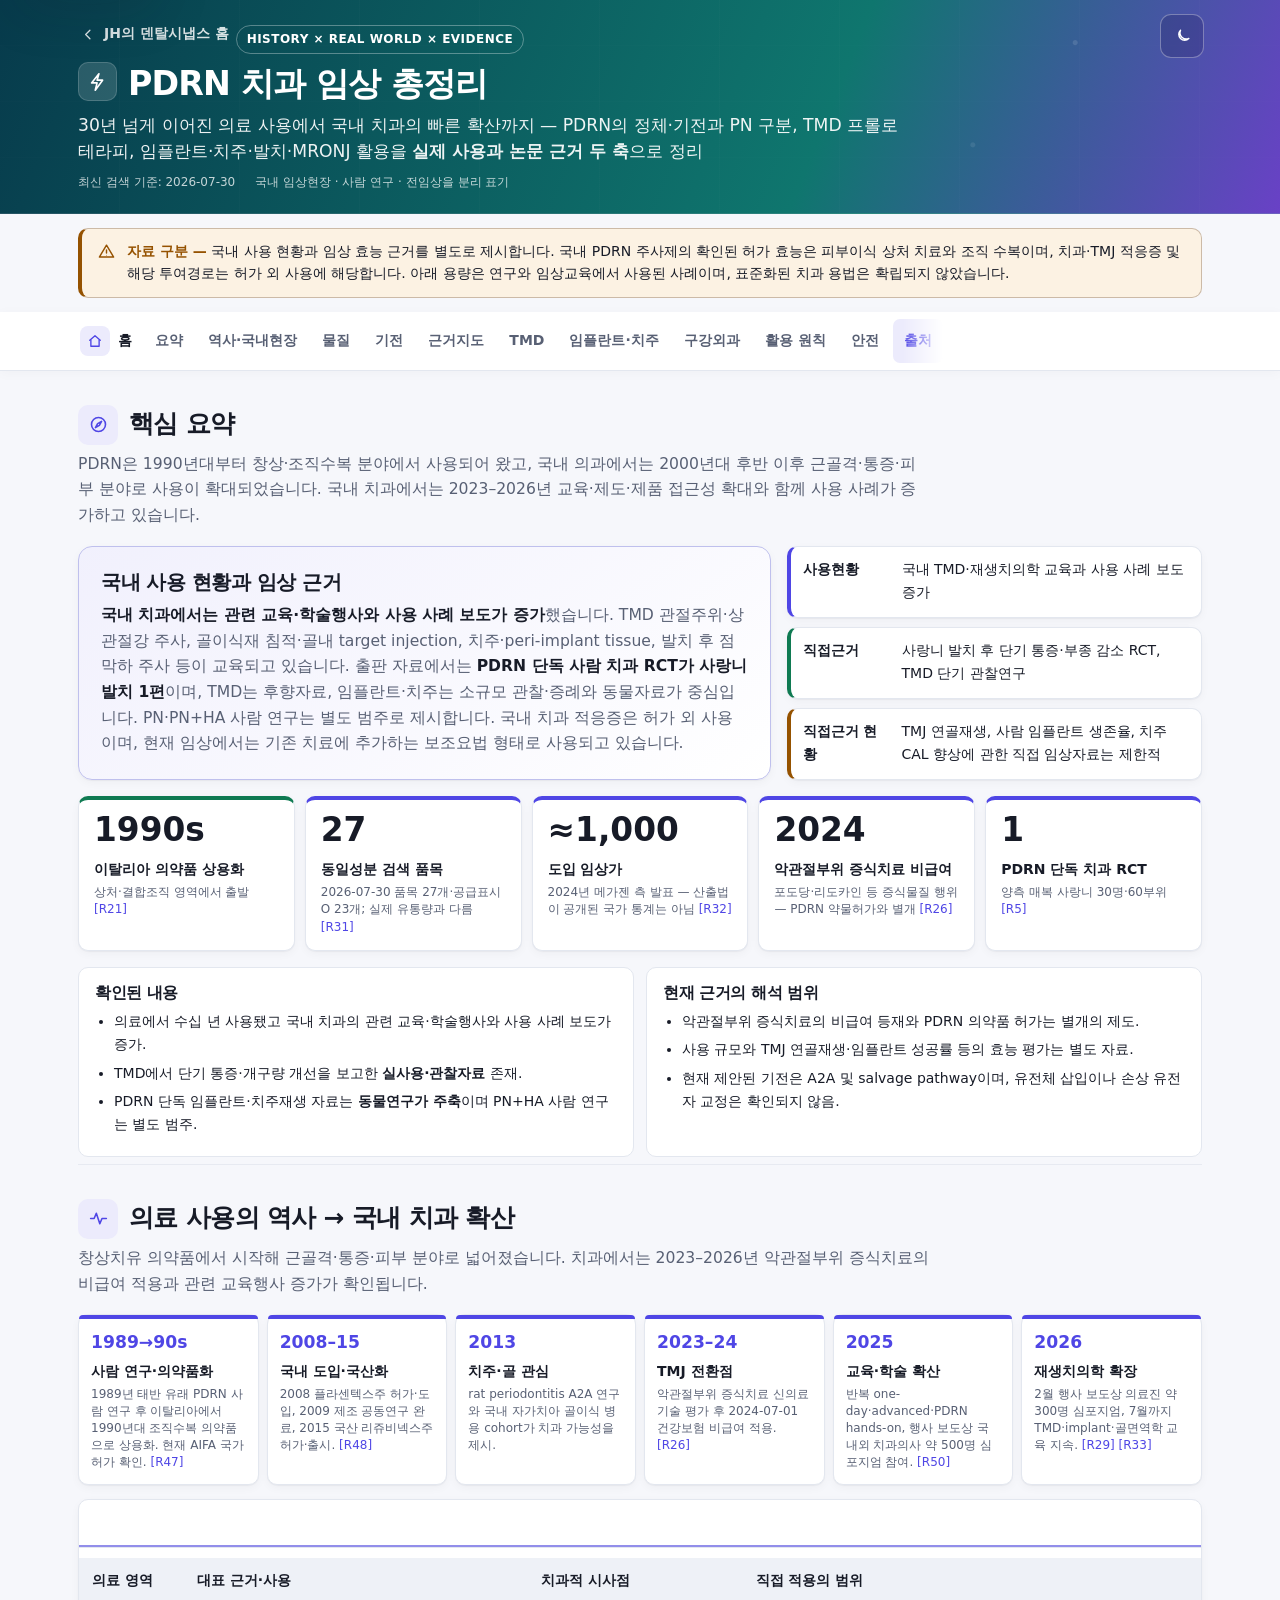
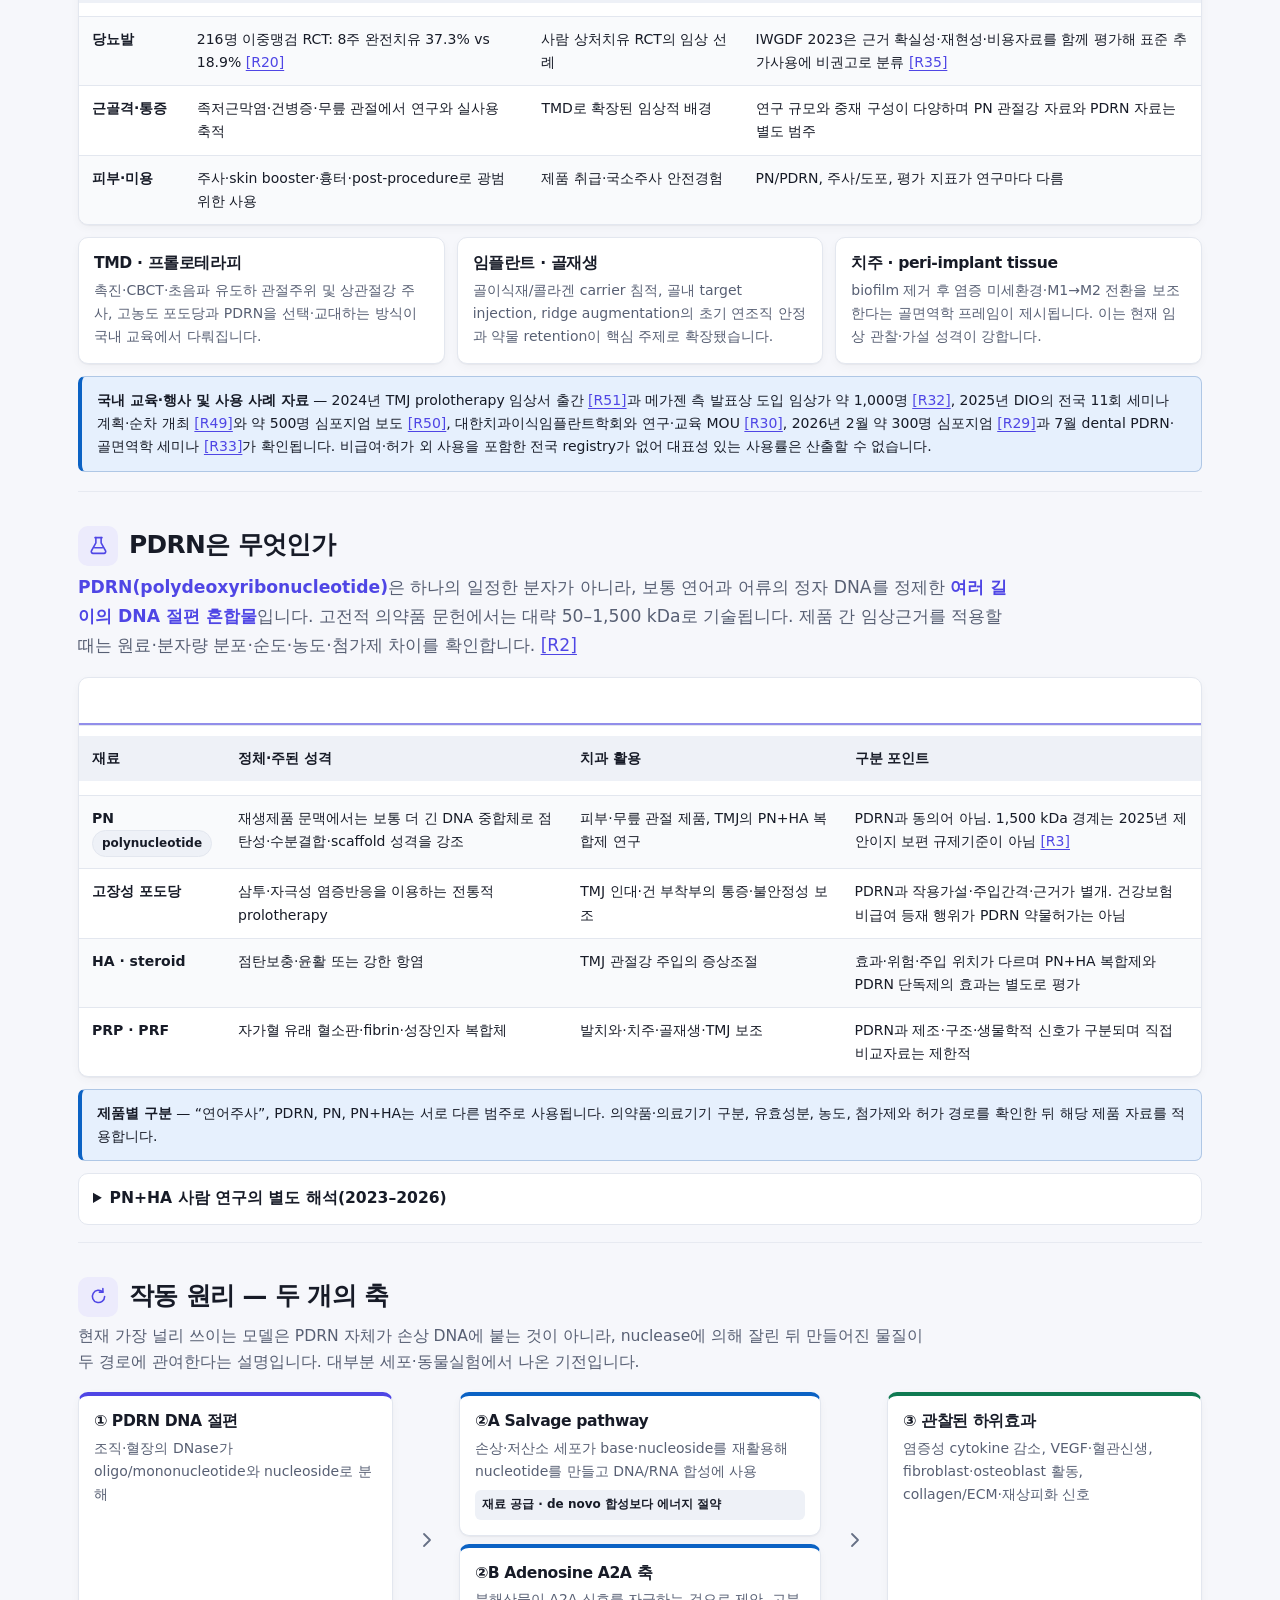
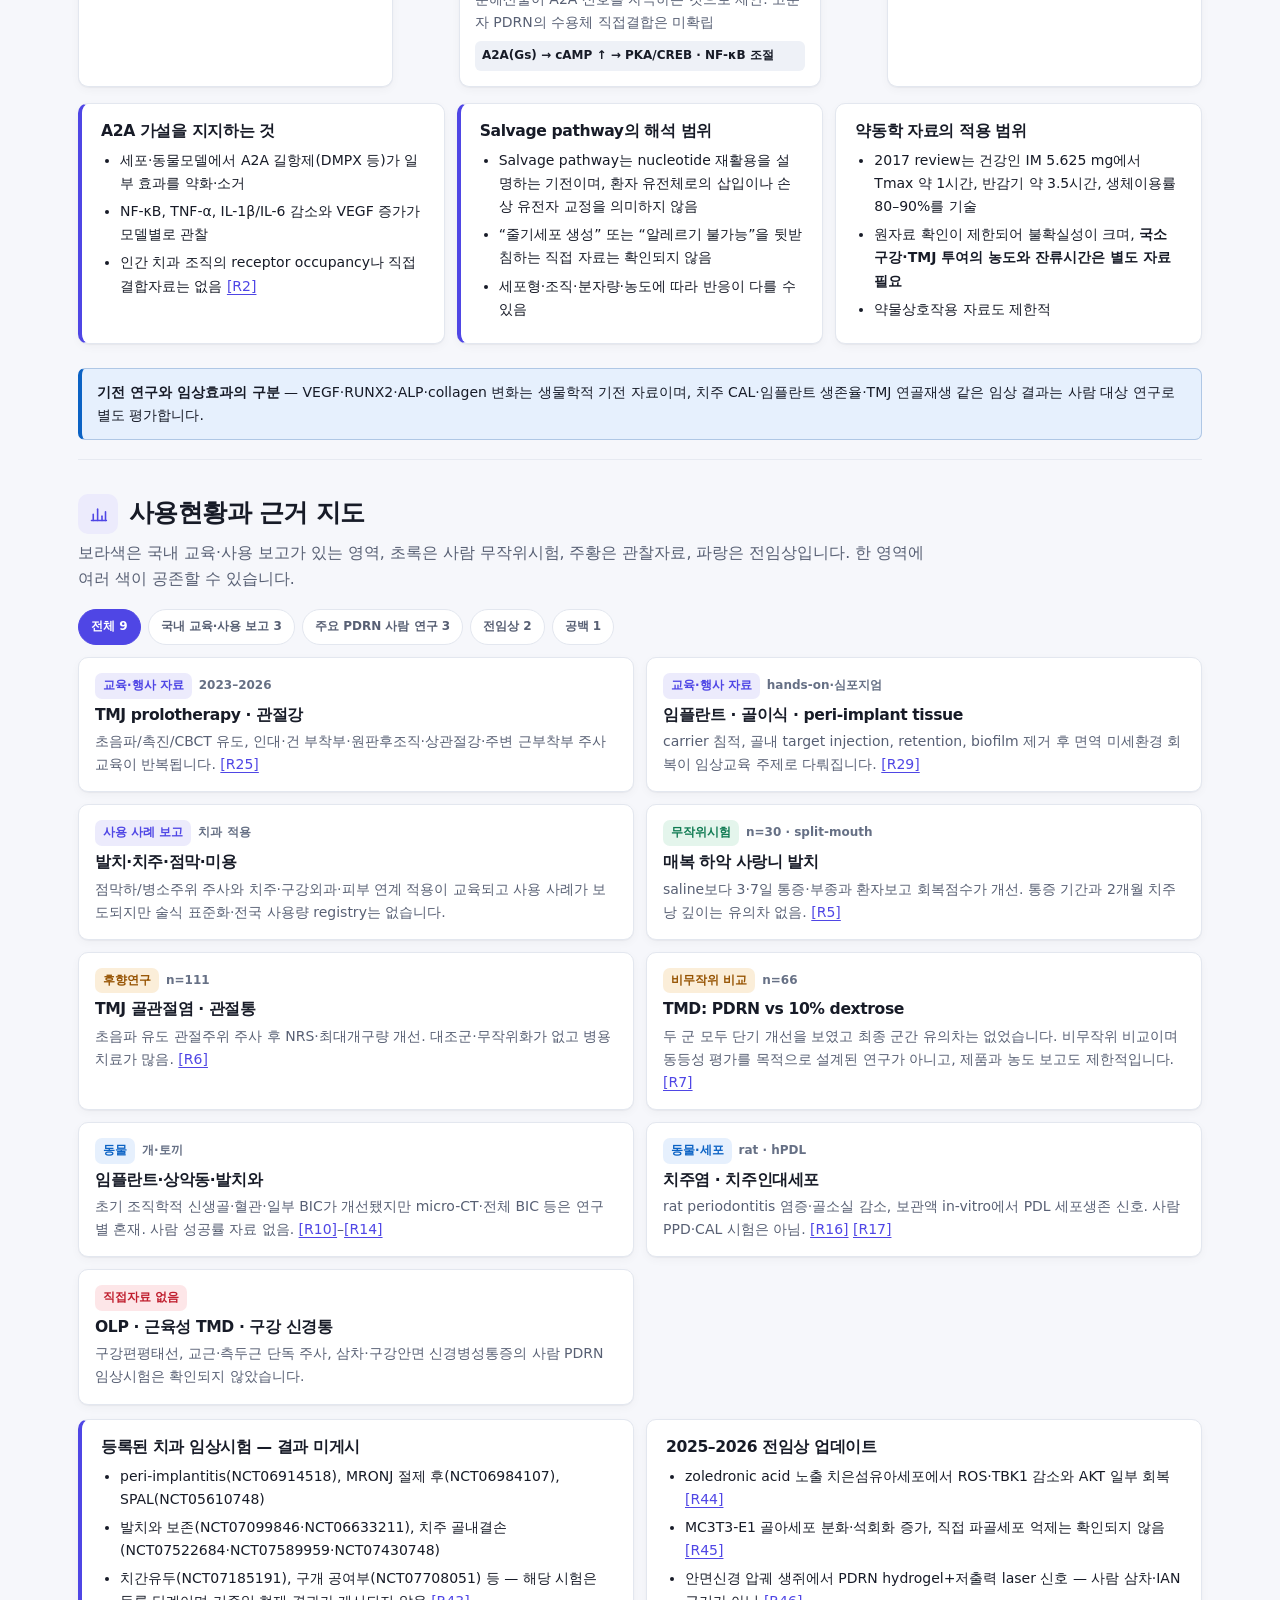
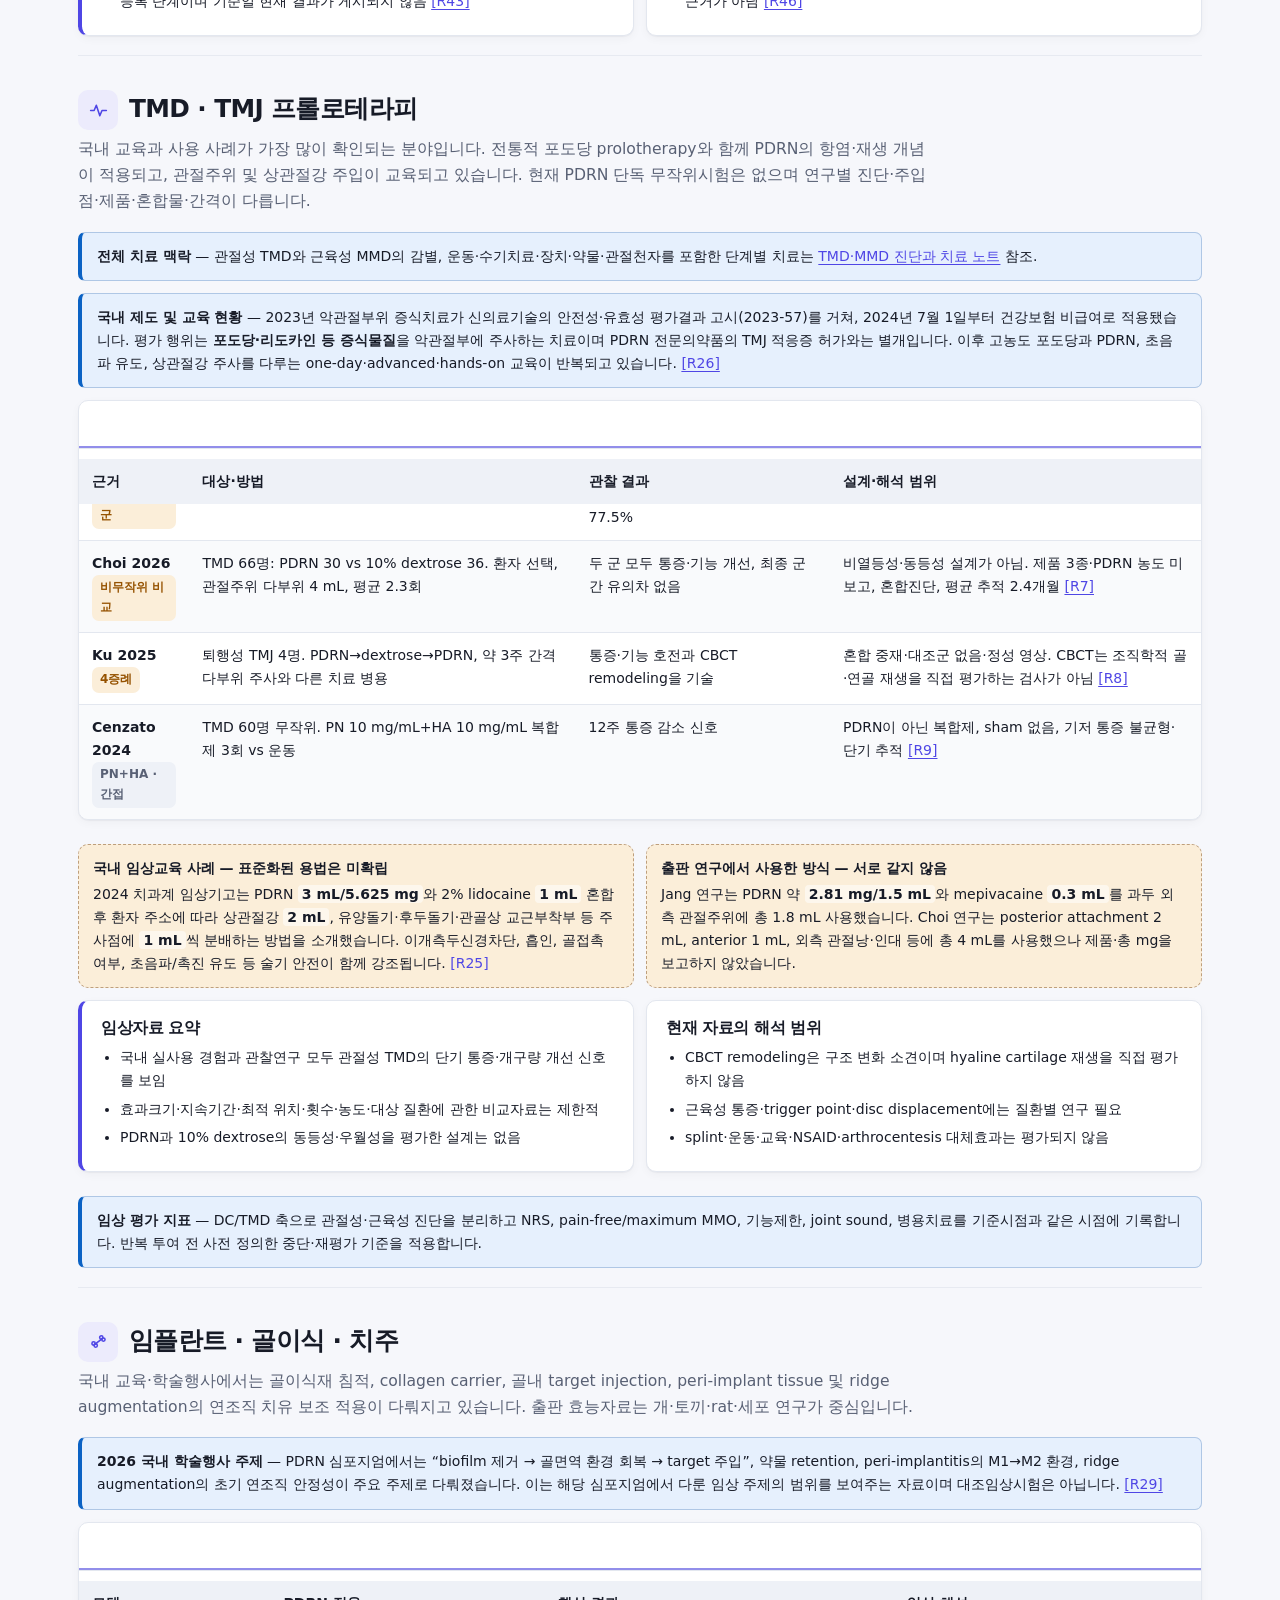
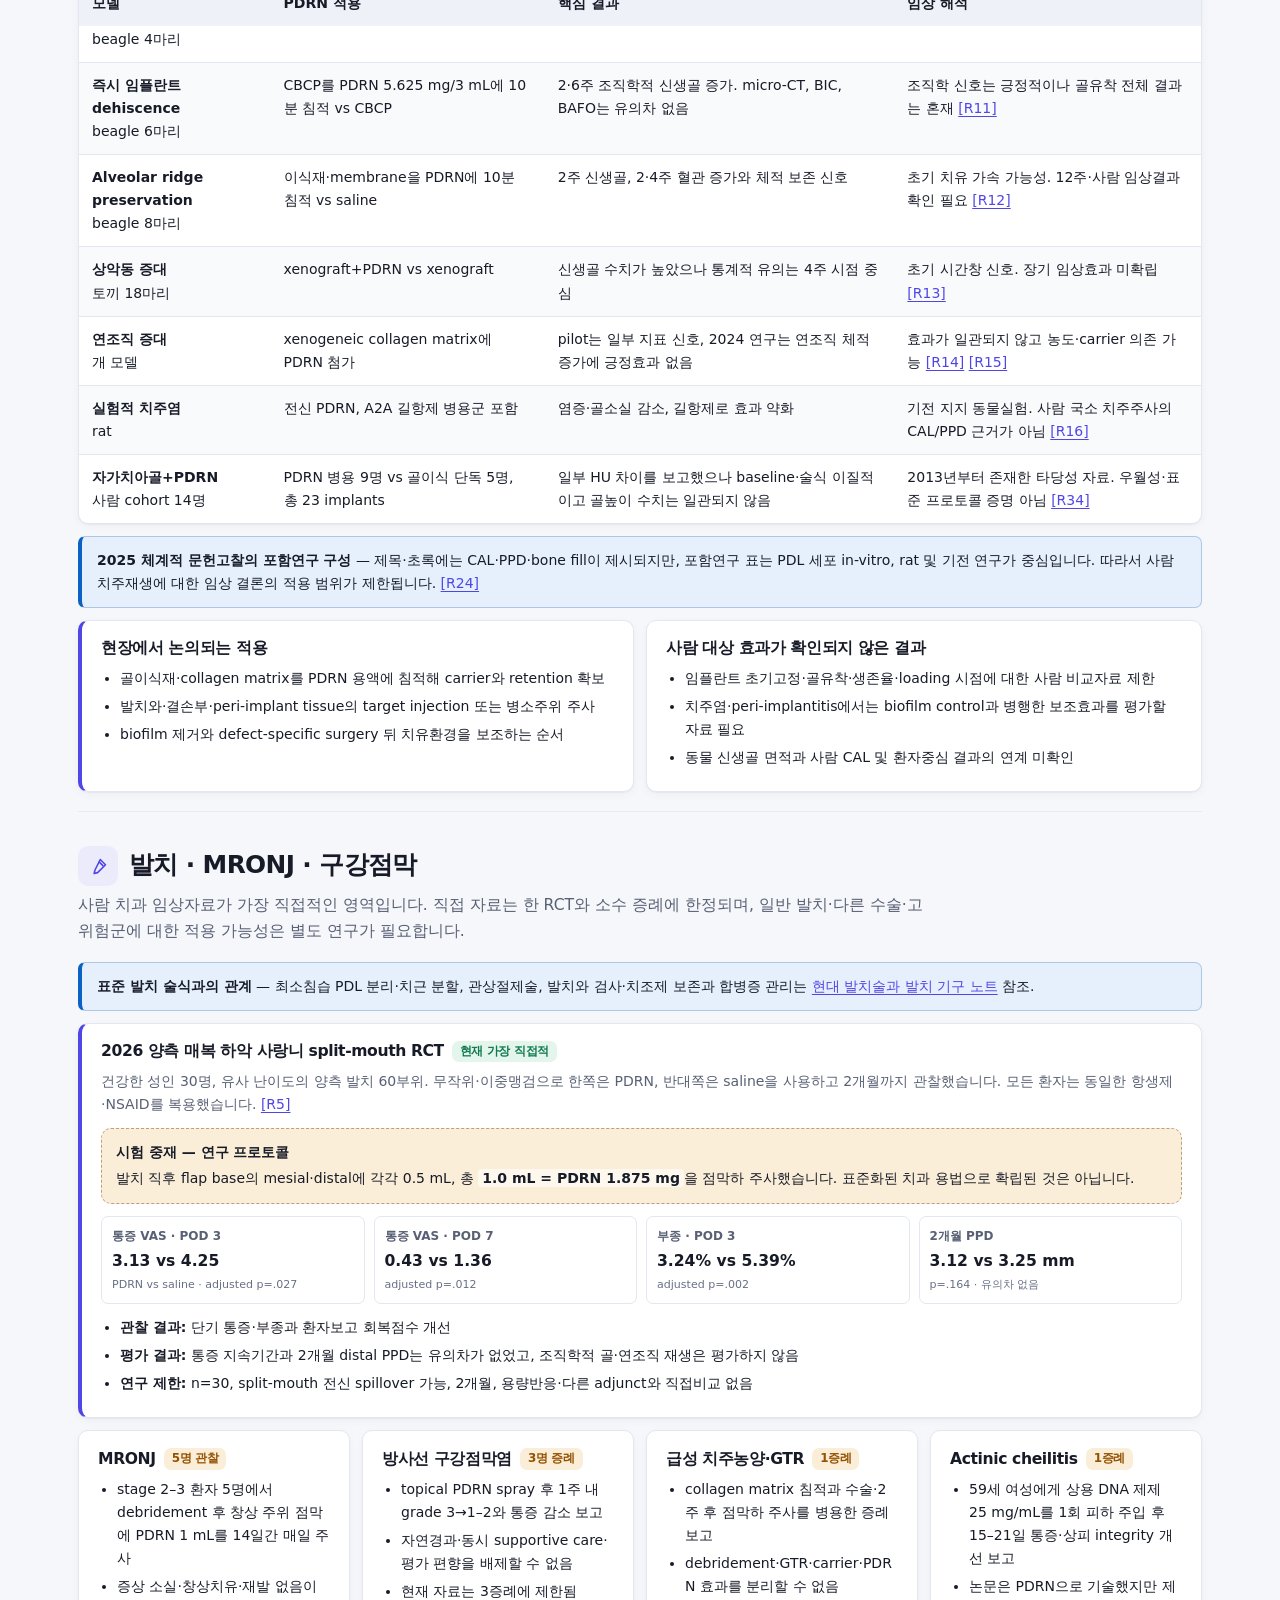
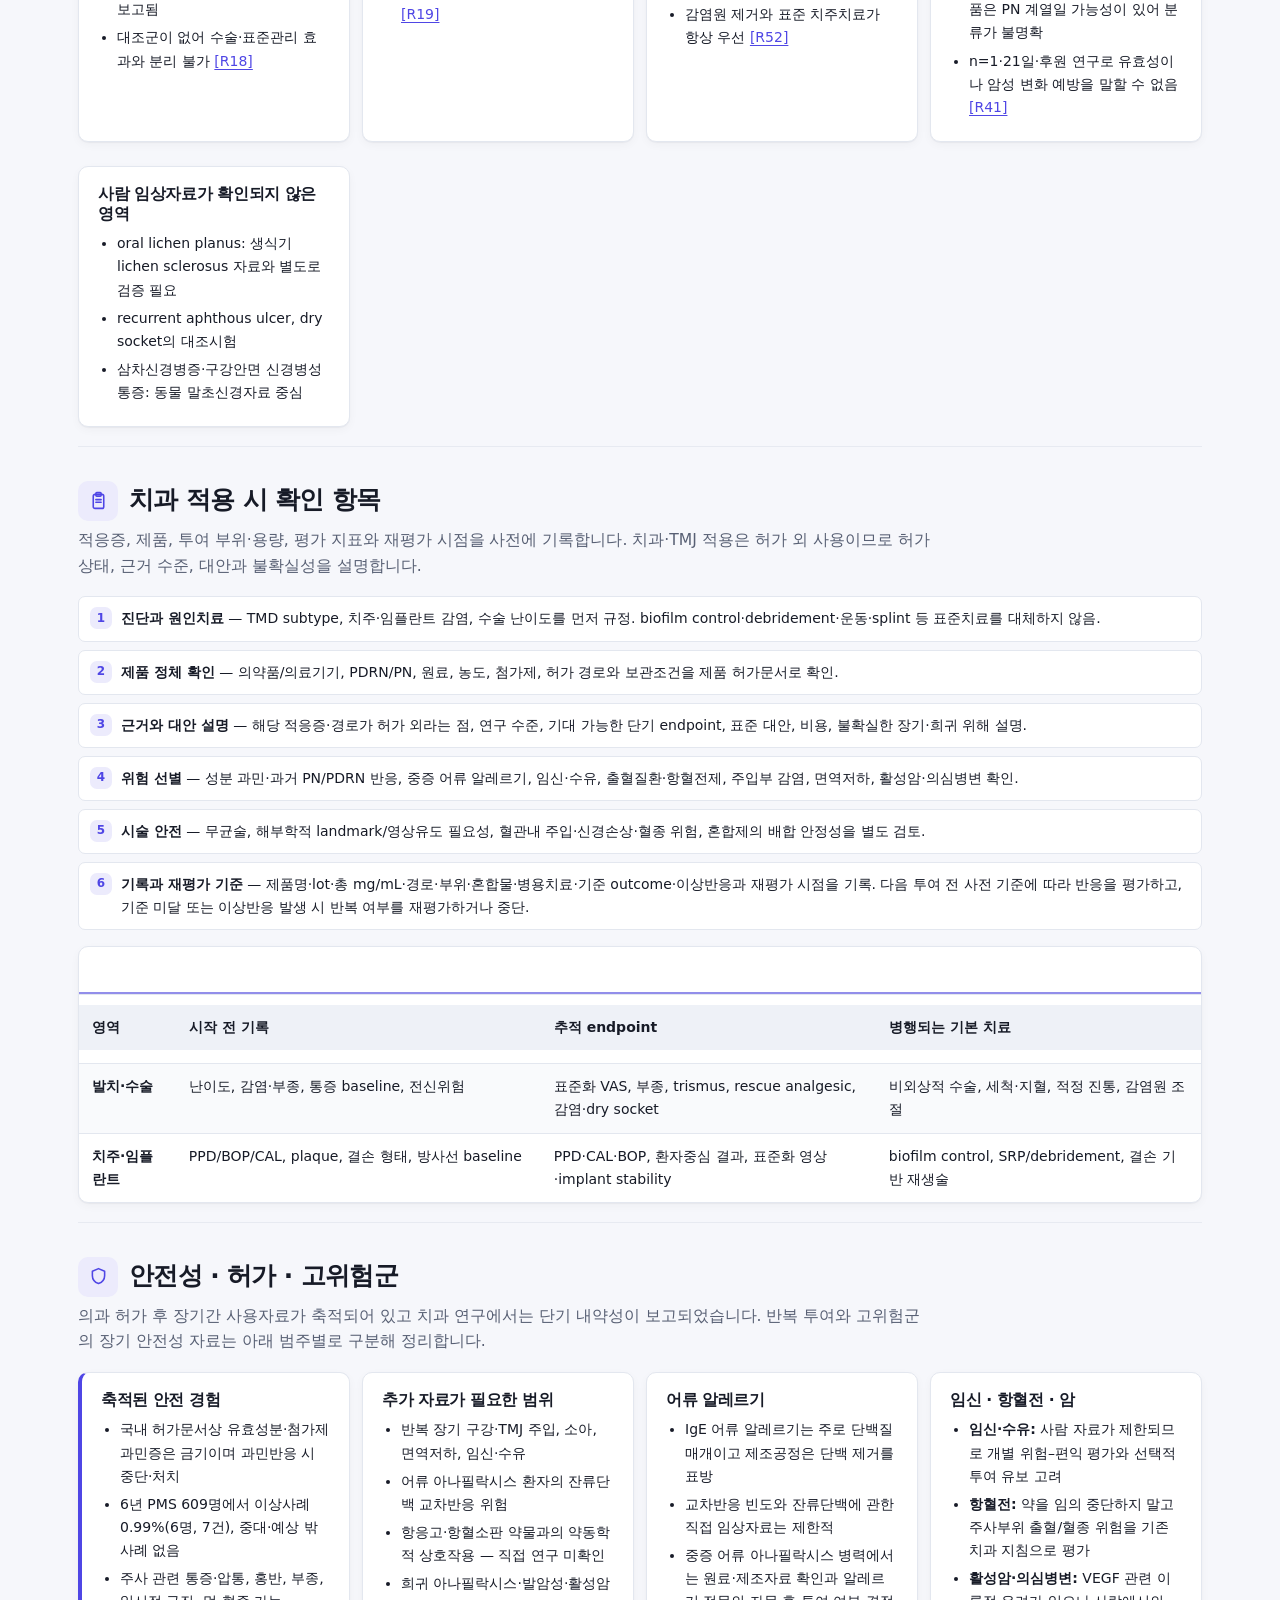
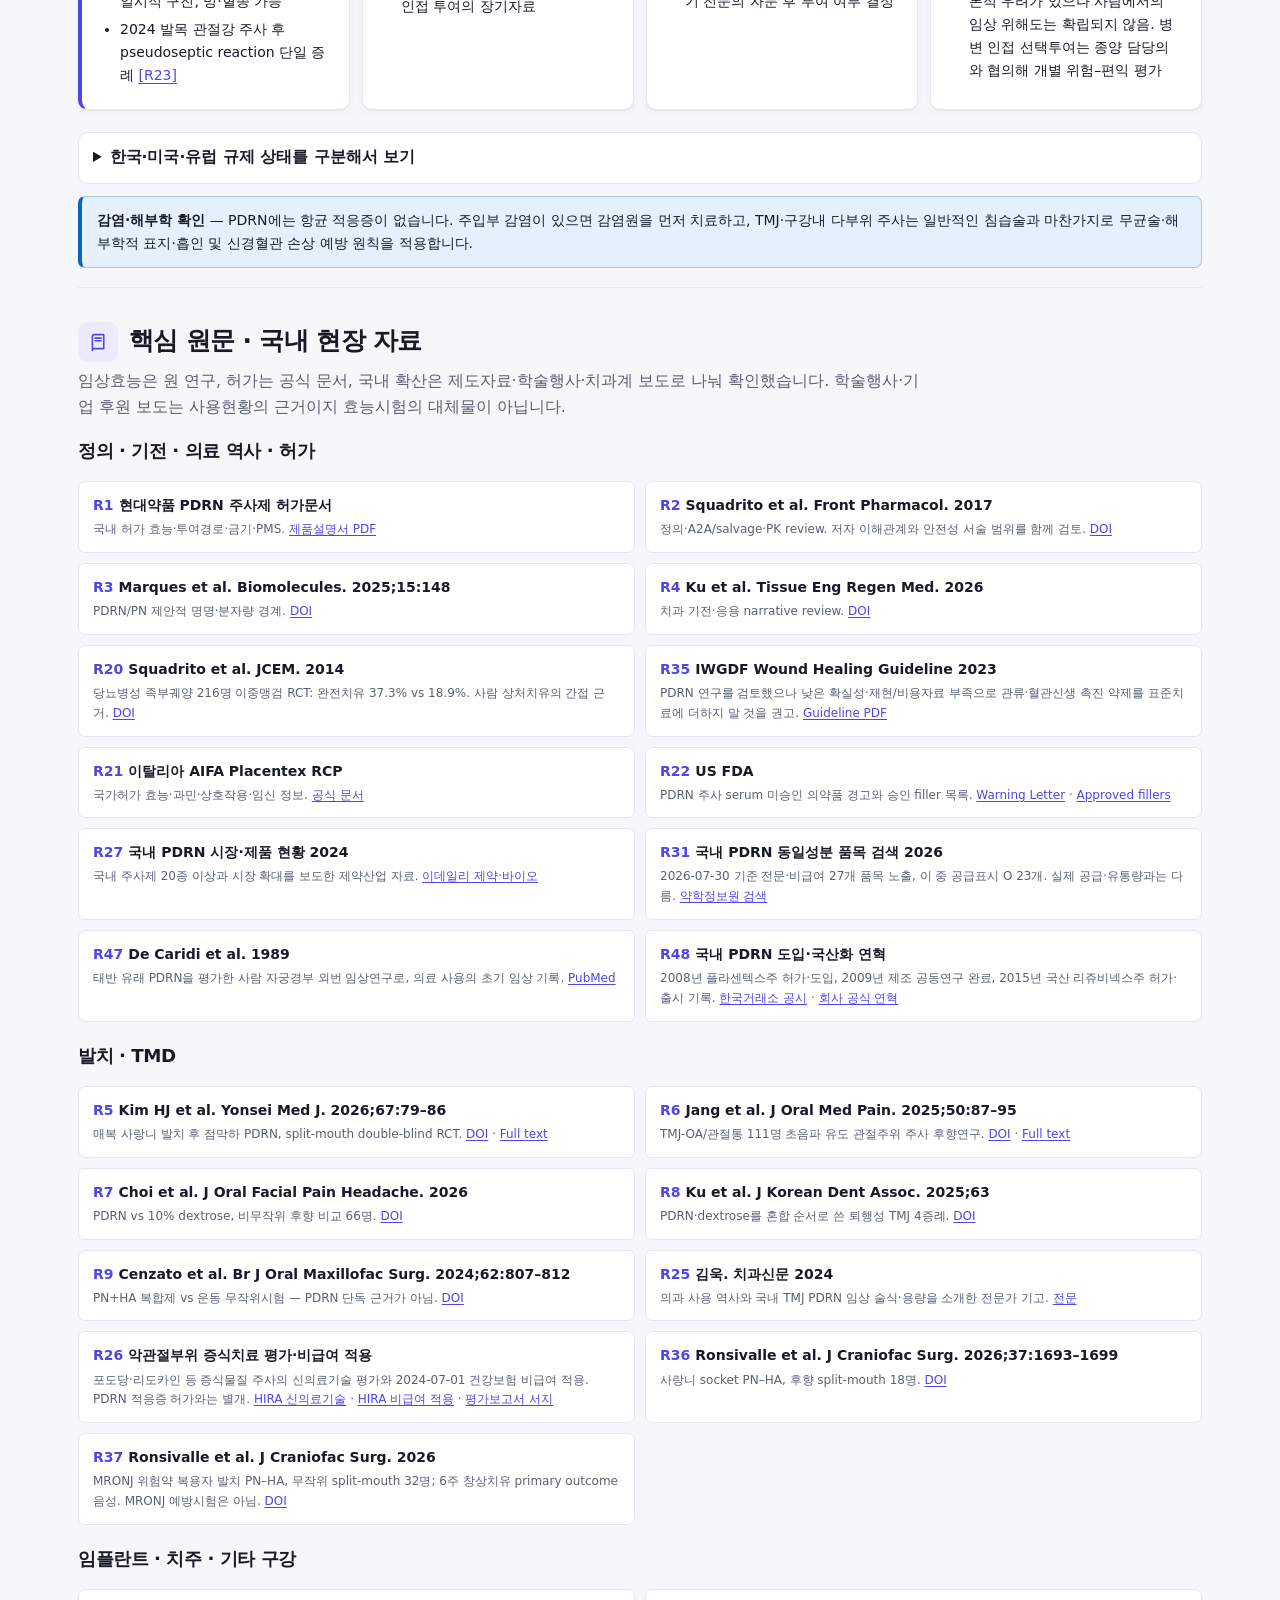
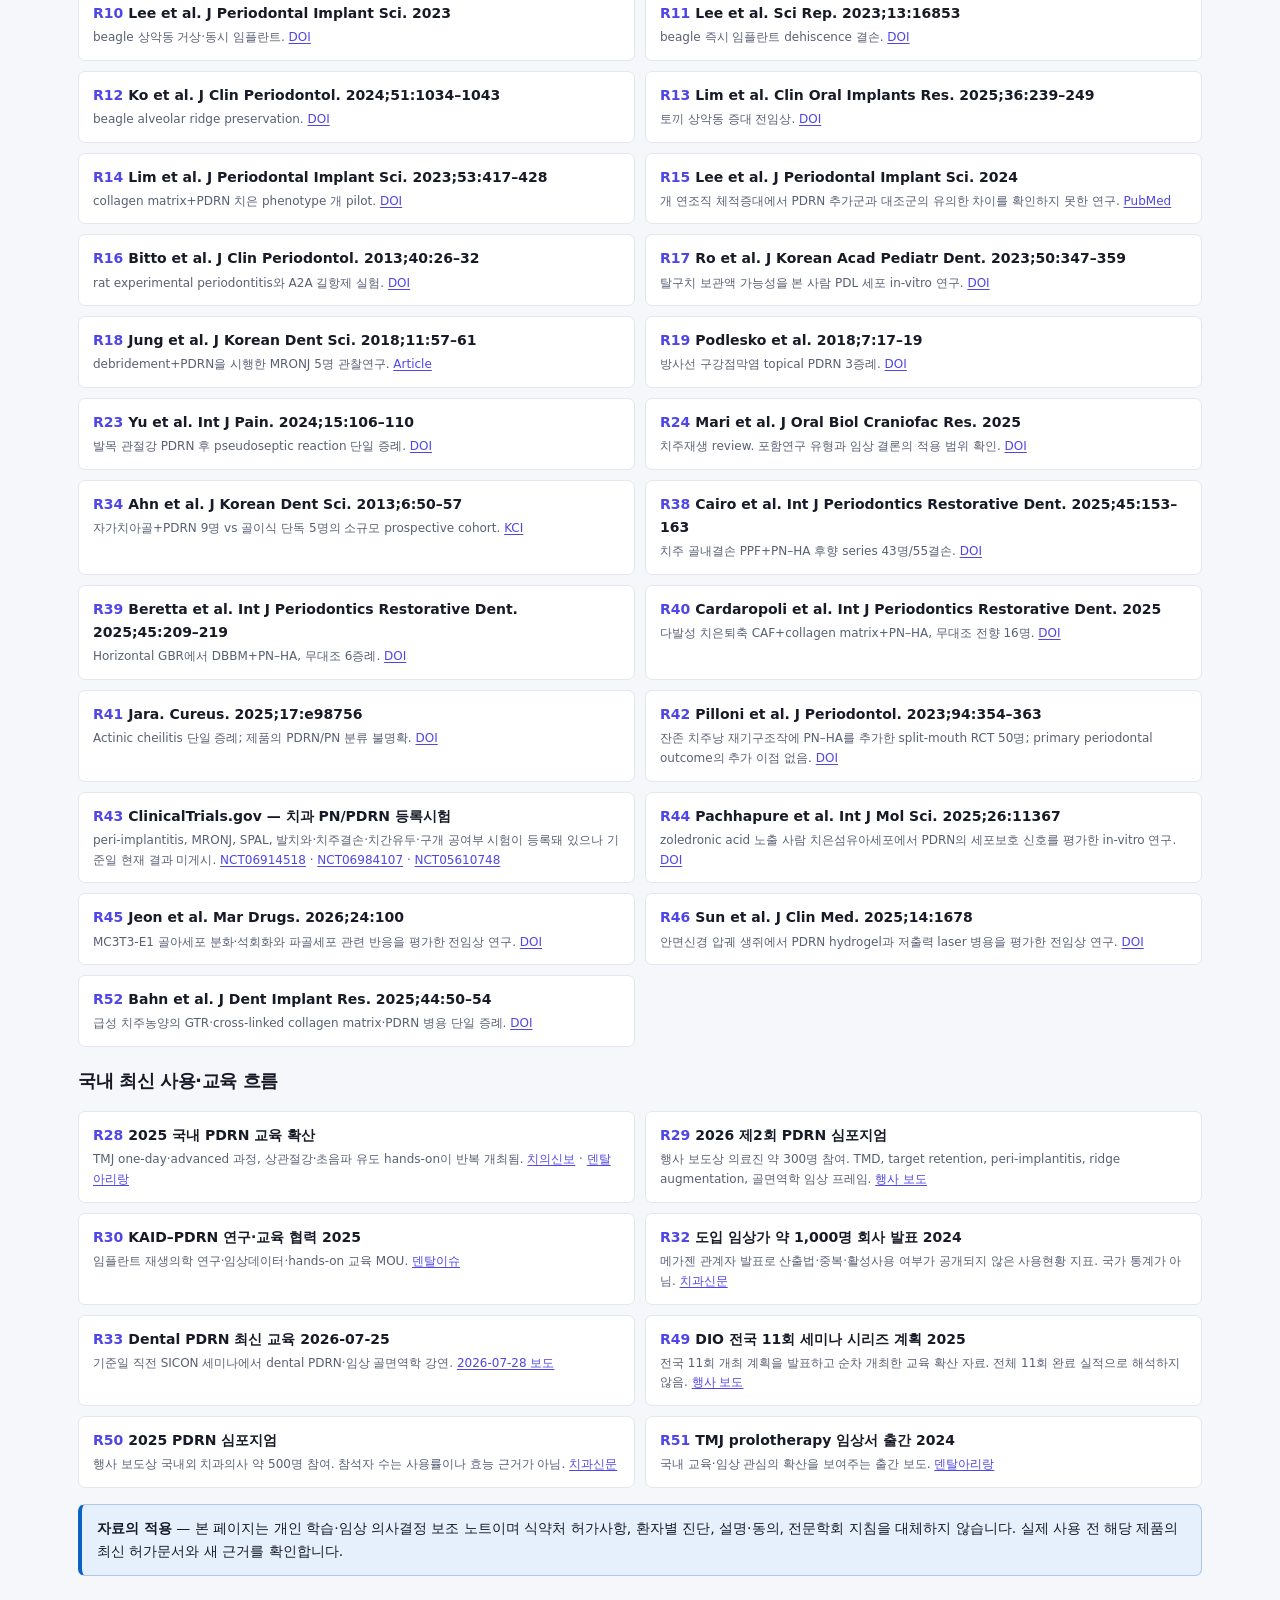
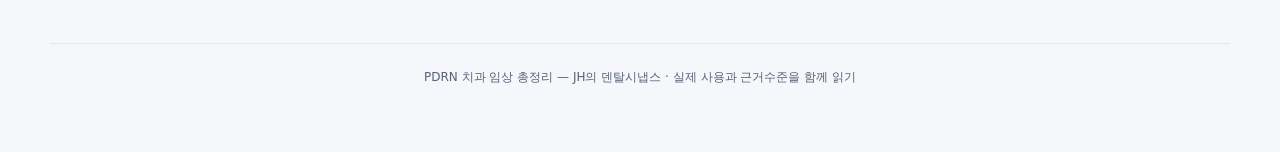
<file: pdrn.html>
<!DOCTYPE html>
<html lang="ko" data-theme="auto">
<head>
<meta charset="UTF-8" />
<meta name="viewport" content="width=device-width, initial-scale=1.0" />
<title>PDRN 치과 임상 총정리 — JH의 덴탈시냅스</title>
<meta name="description" content="PDRN의 의료 사용 역사, 국내 치과 확산, A2A·살베이지 기전과 PN 구분, TMD·임플란트·치주·발치·MRONJ 활용 및 안전 실무를 근거수준별로 정리한 노트" />
<meta name="theme-color" content="#0f766e" />
<link rel="icon" href="assets/favicon.svg" type="image/svg+xml" />
<link rel="stylesheet" href="assets/theme.css?v=7" />
<style>
  body{--hero-1:#073b4c;--hero-2:#0f766e;--hero-3:#6941c6}
  header.hero p.sub{max-width:76ch}
  .topbar .links{mask-image:linear-gradient(90deg,#000 95%,transparent)}
  .kicker{display:inline-flex;align-items:center;gap:7px;margin-bottom:8px;border:1px solid rgba(255,255,255,.32);
    border-radius:var(--r-pill);padding:4px 10px;color:#fff;font-size:var(--text-xs);font-weight:800;letter-spacing:.04em}
  .date-cut{font-variant-numeric:tabular-nums}

  .summary-grid{display:grid;grid-template-columns:1.25fr .75fr;gap:var(--sp-4);align-items:stretch}
  .verdict{background:linear-gradient(145deg,color-mix(in srgb,var(--brand-soft) 74%,var(--surface)),var(--surface));
    border:1px solid color-mix(in srgb,var(--brand) 24%,var(--line));border-radius:var(--r-lg);padding:22px;box-shadow:var(--shadow-sm)}
  .verdict h3{font-size:var(--text-lg);margin:0 0 8px}
  .verdict p{margin:0;color:var(--ink-2)}
  .verdict strong{color:var(--ink)}
  .traffic{display:grid;gap:9px}
  .traffic .row{display:grid;grid-template-columns:88px 1fr;gap:11px;align-items:start;background:var(--surface);
    border:1px solid var(--line);border-radius:var(--r);padding:11px 12px;box-shadow:var(--shadow-sm);font-size:var(--text-sm)}
  .traffic .key{font-weight:800}
  .traffic .row.use{border-left:4px solid var(--brand)}
  .traffic .row.proof{border-left:4px solid var(--success)}
  .traffic .row.gap{border-left:4px solid var(--warning)}

  .stats{display:grid;grid-template-columns:repeat(auto-fit,minmax(180px,1fr));gap:10px;margin:var(--sp-4) 0}
  .stat{background:var(--surface);border:1px solid var(--line);border-top:4px solid var(--brand);border-radius:var(--r);
    padding:14px 15px;box-shadow:var(--shadow-sm)}
  .stat .n{font-size:clamp(1.45rem,4vw,2.05rem);font-weight:900;line-height:1;font-variant-numeric:tabular-nums}
  .stat b{display:block;margin-top:8px;font-size:var(--text-sm)}
  .stat small{display:block;color:var(--ink-2);font-size:var(--text-xs);margin-top:3px;line-height:1.45}
  .stat.warn{border-top-color:var(--warning)} .stat.ok{border-top-color:var(--success)}

  .definition{font-size:var(--text-md);line-height:1.7}
  .definition strong{color:var(--brand)}
  .term{display:inline-flex;align-items:center;gap:5px;border:1px solid var(--line);background:var(--surface-2);
    border-radius:var(--r-pill);padding:3px 9px;font-size:var(--text-xs);font-weight:800;white-space:nowrap}
  .timeline{display:grid;grid-template-columns:repeat(6,1fr);gap:8px;margin:14px 0}
  .era{position:relative;background:var(--surface);border:1px solid var(--line);border-radius:var(--r);padding:13px 12px;box-shadow:var(--shadow-sm)}
  .era::before{content:"";position:absolute;left:0;right:0;top:0;height:4px;background:var(--brand);border-radius:var(--r) var(--r) 0 0}
  .era .year{display:block;color:var(--brand);font-weight:900;font-size:var(--text-md);font-variant-numeric:tabular-nums}
  .era b{display:block;font-size:var(--text-sm);margin:3px 0}
  .era small{display:block;color:var(--ink-2);font-size:var(--text-xs);line-height:1.42}
  .reality-grid{display:grid;grid-template-columns:repeat(3,1fr);gap:var(--sp-3)}
  .reality{background:var(--surface);border:1px solid var(--line);border-radius:var(--r);padding:15px;box-shadow:var(--shadow-sm)}
  .reality h3{font-size:var(--text-base);margin:0 0 6px}
  .reality p{font-size:var(--text-sm);color:var(--ink-2);margin:0}

  .mechanism{display:grid;grid-template-columns:1fr 50px 1.15fr 50px 1fr;align-items:stretch;gap:8px;margin:16px 0}
  .mech-node{background:var(--surface);border:1px solid var(--line);border-radius:var(--r);padding:15px;box-shadow:var(--shadow-sm)}
  .mech-node.start{border-top:4px solid var(--brand)}
  .mech-node.branch{border-top:4px solid var(--info)}
  .mech-node.output{border-top:4px solid var(--success)}
  .mech-node h3{font-size:var(--text-base);margin:0 0 5px}
  .mech-node p{font-size:var(--text-sm);color:var(--ink-2);margin:0}
  .mech-arrow{display:grid;place-items:center;color:var(--ink-3)}
  .mech-arrow svg{width:24px;height:24px}
  .branch-stack{display:grid;gap:8px}
  .branch-stack .mech-node{height:100%}
  .formula{display:block;margin-top:7px;font-size:var(--text-xs);font-weight:800;color:var(--ink);
    background:var(--surface-2);border-radius:6px;padding:5px 7px}

  .claim-grid{display:grid;grid-template-columns:1fr 1fr;gap:var(--sp-3)}
  .claim-card{border:1px solid var(--line);border-radius:var(--r);padding:15px 16px;background:var(--surface)}
  .claim-card h3{font-size:var(--text-base);margin:0 0 7px}
  .claim-card.good{border-top:4px solid var(--success)}
  .claim-card.bad{border-top:4px solid var(--danger)}

  .filters{display:flex;gap:7px;flex-wrap:wrap;margin:0 0 var(--sp-3)}
  .filter-btn{appearance:none;border:1px solid var(--line);border-radius:var(--r-pill);background:var(--surface);color:var(--ink-2);
    padding:7px 12px;font:inherit;font-size:var(--text-xs);font-weight:800;cursor:pointer}
  .filter-btn:hover{border-color:var(--brand);color:var(--brand)}
  .filter-btn.active{background:var(--brand);border-color:var(--brand);color:var(--brand-ink)}
  .evidence-grid{display:grid;grid-template-columns:repeat(2,minmax(0,1fr));gap:var(--sp-3)}
  .evidence-card{background:var(--surface);border:1px solid var(--line);border-radius:var(--r);padding:15px 16px;box-shadow:var(--shadow-sm)}
  .evidence-card[hidden]{display:none}
  .evidence-card h3{margin:6px 0 5px;font-size:var(--text-base)}
  .evidence-card p{margin:0;color:var(--ink-2);font-size:var(--text-sm)}
  .evidence-card .top{display:flex;align-items:center;gap:7px;flex-wrap:wrap}
  .ev{display:inline-flex;align-items:center;border-radius:var(--r-sm);padding:3px 8px;font-size:var(--text-xs);font-weight:850}
  .ev.use{color:var(--brand);background:var(--brand-soft)}
  .ev.human{color:var(--success);background:var(--success-soft)}
  .ev.obs{color:var(--warning);background:var(--warning-soft)}
  .ev.pre{color:var(--info);background:var(--info-soft)}
  .ev.gap{color:var(--danger);background:var(--danger-soft)}
  .ev.indirect{color:var(--ink-2);background:var(--surface-2)}
  .study-n{font-size:var(--text-xs);color:var(--ink-3);font-weight:700}

  .rct-result{display:grid;grid-template-columns:repeat(4,1fr);gap:9px;margin:12px 0}
  .rct-result .metric{border:1px solid var(--line);border-radius:var(--r-sm);padding:10px;background:var(--surface)}
  .metric b{display:block;color:var(--ink-2);font-size:var(--text-xs)}
  .metric span{display:block;font-weight:900;font-variant-numeric:tabular-nums;margin-top:3px}
  .metric small{display:block;color:var(--ink-3);font-size:.69rem;line-height:1.35;margin-top:3px}
  .study-protocol{border:1px dashed color-mix(in srgb,var(--warning) 48%,var(--line));background:var(--warning-soft);
    border-radius:var(--r);padding:12px 14px;margin:12px 0;font-size:var(--text-sm)}
  .study-protocol b:first-child{display:block;margin-bottom:3px}
  .study-protocol code{font-family:inherit;font-weight:800;background:color-mix(in srgb,var(--surface) 55%,transparent);
    border-radius:4px;padding:1px 4px}

  .checklist{list-style:none;padding:0;margin:0;display:grid;gap:8px}
  .checklist li{position:relative;padding:10px 12px 10px 42px;border:1px solid var(--line);border-radius:var(--r-sm);
    background:var(--surface);font-size:var(--text-sm)}
  .checklist li::before{content:attr(data-n);position:absolute;left:11px;top:10px;width:22px;height:22px;border-radius:7px;
    display:grid;place-items:center;background:var(--brand-soft);color:var(--brand);font-size:var(--text-xs);font-weight:900}
  .source-grid{display:grid;grid-template-columns:repeat(2,minmax(0,1fr));gap:10px}
  .source{background:var(--surface);border:1px solid var(--line);border-radius:var(--r-sm);padding:12px 14px;font-size:var(--text-sm)}
  .source:target{outline:3px solid color-mix(in srgb,var(--brand) 36%,transparent);outline-offset:2px}
  .source .refid{color:var(--brand);font-weight:900;margin-right:5px}
  .source p{margin:3px 0 0;color:var(--ink-2);font-size:var(--text-xs)}
  .source a{overflow-wrap:anywhere}
  details{background:var(--surface);border:1px solid var(--line);border-radius:var(--r);padding:0 14px;margin:10px 0}
  details summary{cursor:pointer;font-weight:800;padding:12px 0}
  details > div{border-top:1px solid var(--line);padding:12px 0}

  @media (max-width:960px){
    .timeline{grid-template-columns:repeat(3,1fr)}
    .summary-grid{grid-template-columns:1fr}
    .rct-result{grid-template-columns:repeat(2,1fr)}
    .mechanism{grid-template-columns:1fr}
    .mech-arrow{transform:rotate(90deg);height:30px}
  }
  @media (max-width:720px){
    .evidence-grid,.claim-grid,.source-grid,.reality-grid{grid-template-columns:1fr}
    .topbar-inner{align-items:flex-start}
    .topbar .brand{margin-top:5px}
  }
  @media (max-width:520px){
    .timeline{grid-template-columns:repeat(2,1fr)}
    .rct-result{grid-template-columns:1fr 1fr}
    .stat{padding:12px}
    .traffic .row{grid-template-columns:74px 1fr}
  }
  @media print{
    .filters{display:none}
    .evidence-card[hidden]{display:block}
    .verdict,.stat,.evidence-card,.claim-card,.source,.metric,.era,.reality{box-shadow:none;break-inside:avoid}
  }
</style>
</head>
<body>

<header class="hero">
  <button class="themebtn hero-toggle" id="theme" type="button" aria-label="다크 모드로 전환"><svg aria-hidden="true"><use href="assets/icons.svg#i-moon"/></svg></button>
  <div class="wrap">
    <a class="crumb" href="index.html"><svg aria-hidden="true"><use href="assets/icons.svg#i-arrow-left"/></svg> JH의 덴탈시냅스 홈</a>
    <div class="kicker">HISTORY × REAL WORLD × EVIDENCE</div>
    <h1><span class="logo"><svg aria-hidden="true"><use href="assets/icons.svg#i-bolt"/></svg></span>PDRN 치과 임상 총정리</h1>
    <p class="sub">30년 넘게 이어진 의료 사용에서 국내 치과의 빠른 확산까지 — PDRN의 정체·기전과 PN 구분, TMD 프롤로테라피, 임플란트·치주·발치·MRONJ 활용을 <b>실제 사용과 논문 근거 두 축</b>으로 정리</p>
    <div class="meta-row">
      <span class="date-cut">최신 검색 기준: 2026-07-30</span>
      <span>국내 임상현장 · 사람 연구 · 전임상을 분리 표기</span>
    </div>
  </div>
</header>

<div class="wrap">
  <div class="disclaimer">
    <svg aria-hidden="true"><use href="assets/icons.svg#i-alert"/></svg>
    <div><b>자료 구분 —</b> 국내 사용 현황과 임상 효능 근거를 별도로 제시합니다. 국내 PDRN 주사제의 확인된 허가 효능은 피부이식 상처 치료와 조직 수복이며, 치과·TMJ 적응증 및 해당 투여경로는 허가 외 사용에 해당합니다. 아래 용량은 연구와 임상교육에서 사용된 사례이며, 표준화된 치과 용법은 확립되지 않았습니다.</div>
  </div>
</div>

<div class="topbar">
  <div class="wrap topbar-inner">
    <a class="brand" href="index.html"><span class="logo"><svg aria-hidden="true"><use href="assets/icons.svg#i-home"/></svg></span>홈</a>
    <nav class="links" aria-label="섹션 바로가기">
      <a href="#quick">요약</a><a href="#history">역사·국내현장</a><a href="#material">물질</a><a href="#mechanism">기전</a>
      <a href="#map">근거지도</a><a href="#tmd">TMD</a><a href="#implant">임플란트·치주</a><a href="#surgery">구강외과</a>
      <a href="#practice">활용 원칙</a><a href="#safety">안전</a><a href="#sources">출처</a>
    </nav>
    <div class="spacer"></div>
  </div>
</div>

<main class="wrap">

  <section id="quick">
    <div class="sec-head"><span class="ic"><svg aria-hidden="true"><use href="assets/icons.svg#i-compass"/></svg></span><h2>핵심 요약</h2></div>
    <p class="sec-desc">PDRN은 1990년대부터 창상·조직수복 분야에서 사용되어 왔고, 국내 의과에서는 2000년대 후반 이후 근골격·통증·피부 분야로 사용이 확대되었습니다. 국내 치과에서는 2023–2026년 교육·제도·제품 접근성 확대와 함께 사용 사례가 증가하고 있습니다.</p>

    <div class="summary-grid">
      <article class="verdict">
        <h3>국내 사용 현황과 임상 근거</h3>
        <p><strong>국내 치과에서는 관련 교육·학술행사와 사용 사례 보도가 증가</strong>했습니다. TMD 관절주위·상관절강 주사, 골이식재 침적·골내 target injection, 치주·peri-implant tissue, 발치 후 점막하 주사 등이 교육되고 있습니다.
          출판 자료에서는 <strong>PDRN 단독 사람 치과 RCT가 사랑니 발치 1편</strong>이며, TMD는 후향자료, 임플란트·치주는 소규모 관찰·증례와 동물자료가 중심입니다. PN·PN+HA 사람 연구는 별도 범주로 제시합니다. 국내 치과 적응증은 허가 외 사용이며, 현재 임상에서는 기존 치료에 추가하는 보조요법 형태로 사용되고 있습니다.</p>
      </article>
      <div class="traffic" role="group" aria-label="사용과 근거 구분">
        <div class="row use"><span class="key">사용현황</span><span>국내 TMD·재생치의학 교육과 사용 사례 보도 증가</span></div>
        <div class="row proof"><span class="key">직접근거</span><span>사랑니 발치 후 단기 통증·부종 감소 RCT, TMD 단기 관찰연구</span></div>
        <div class="row gap"><span class="key">직접근거 현황</span><span>TMJ 연골재생, 사람 임플란트 생존율, 치주 CAL 향상에 관한 직접 임상자료는 제한적</span></div>
      </div>
    </div>

    <div class="stats" role="group" aria-label="PDRN 의료·치과 확산 핵심 수치">
      <article class="stat ok"><span class="n">1990s</span><b>이탈리아 의약품 상용화</b><small>상처·결합조직 영역에서 출발 <a href="#r21">[R21]</a></small></article>
      <article class="stat"><span class="n">27</span><b>동일성분 검색 품목</b><small>2026-07-30 품목 27개·공급표시 O 23개; 실제 유통량과 다름 <a href="#r31">[R31]</a></small></article>
      <article class="stat"><span class="n">≈1,000</span><b>도입 임상가</b><small>2024년 메가젠 측 발표 — 산출법이 공개된 국가 통계는 아님 <a href="#r32">[R32]</a></small></article>
      <article class="stat"><span class="n">2024</span><b>악관절부위 증식치료 비급여</b><small>포도당·리도카인 등 증식물질 행위 — PDRN 약물허가와 별개 <a href="#r26">[R26]</a></small></article>
      <article class="stat"><span class="n">1</span><b>PDRN 단독 치과 RCT</b><small>양측 매복 사랑니 30명·60부위 <a href="#r5">[R5]</a></small></article>
    </div>

    <div class="claim-grid">
      <article class="claim-card">
        <h3>확인된 내용</h3>
        <ul class="tight">
          <li>의료에서 수십 년 사용됐고 국내 치과의 관련 교육·학술행사와 사용 사례 보도가 증가.</li>
          <li>TMD에서 단기 통증·개구량 개선을 보고한 <b>실사용·관찰자료</b> 존재.</li>
          <li>PDRN 단독 임플란트·치주재생 자료는 <b>동물연구가 주축</b>이며 PN+HA 사람 연구는 별도 범주.</li>
        </ul>
      </article>
      <article class="claim-card">
        <h3>현재 근거의 해석 범위</h3>
        <ul class="tight">
          <li>악관절부위 증식치료의 비급여 등재와 PDRN 의약품 허가는 별개의 제도.</li>
          <li>사용 규모와 TMJ 연골재생·임플란트 성공률 등의 효능 평가는 별도 자료.</li>
          <li>현재 제안된 기전은 A2A 및 salvage pathway이며, 유전체 삽입이나 손상 유전자 교정은 확인되지 않음.</li>
        </ul>
      </article>
    </div>
  </section>

  <section id="history">
    <div class="sec-head"><span class="ic"><svg aria-hidden="true"><use href="assets/icons.svg#i-activity"/></svg></span><h2>의료 사용의 역사 → 국내 치과 확산</h2></div>
    <p class="sec-desc">창상치유 의약품에서 시작해 근골격·통증·피부 분야로 넓어졌습니다. 치과에서는 2023–2026년 악관절부위 증식치료의 비급여 적용과 관련 교육행사 증가가 확인됩니다.</p>

    <div class="timeline" role="list" aria-label="PDRN 의료 및 국내 치과 연혁">
      <article class="era" role="listitem"><span class="year">1989→90s</span><b>사람 연구·의약품화</b><small>1989년 태반 유래 PDRN 사람 연구 후 이탈리아에서 1990년대 조직수복 의약품으로 상용화. 현재 AIFA 국가허가 확인. <a href="#r47">[R47]</a></small></article>
      <article class="era" role="listitem"><span class="year">2008–15</span><b>국내 도입·국산화</b><small>2008 플라센텍스주 허가·도입, 2009 제조 공동연구 완료, 2015 국산 리쥬비넥스주 허가·출시. <a href="#r48">[R48]</a></small></article>
      <article class="era" role="listitem"><span class="year">2013</span><b>치주·골 관심</b><small>rat periodontitis A2A 연구와 국내 자가치아 골이식 병용 cohort가 치과 가능성을 제시.</small></article>
      <article class="era" role="listitem"><span class="year">2023–24</span><b>TMJ 전환점</b><small>악관절부위 증식치료 신의료기술 평가 후 2024-07-01 건강보험 비급여 적용. <a href="#r26">[R26]</a></small></article>
      <article class="era" role="listitem"><span class="year">2025</span><b>교육·학술 확산</b><small>반복 one-day·advanced·PDRN hands-on, 행사 보도상 국내외 치과의사 약 500명 심포지엄 참여. <a href="#r50">[R50]</a></small></article>
      <article class="era" role="listitem"><span class="year">2026</span><b>재생치의학 확장</b><small>2월 행사 보도상 의료진 약 300명 심포지엄, 7월까지 TMD·implant·골면역학 교육 지속. <a href="#r29">[R29]</a> <a href="#r33">[R33]</a></small></article>
    </div>

    <div class="tablewrap flat">
      <table class="cards">
        <caption class="sr-only">PDRN의 의료 분야별 사용과 근거</caption>
        <thead><tr><th scope="col">의료 영역</th><th scope="col">대표 근거·사용</th><th scope="col">치과적 시사점</th><th scope="col">직접 적용의 범위</th></tr></thead>
        <tbody>
          <tr><td data-label="영역"><b>창상·조직수복</b></td><td data-label="근거">이탈리아 허가와 수십 년 사용. 피부이식 공여부·욕창·만성궤양 임상연구</td><td data-label="시사점">연조직 치유·재상피화의 사람 임상 선례</td><td data-label="적용 범위">구강점막·발치와·치주조직의 직접 임상자료는 별도 확인</td></tr>
          <tr><td data-label="영역"><b>당뇨발</b></td><td data-label="근거">216명 이중맹검 RCT: 8주 완전치유 37.3% vs 18.9% <a href="#r20">[R20]</a></td><td data-label="시사점">사람 상처치유 RCT의 임상 선례</td><td data-label="적용 범위">IWGDF 2023은 근거 확실성·재현성·비용자료를 함께 평가해 표준 추가사용에 비권고로 분류 <a href="#r35">[R35]</a></td></tr>
          <tr><td data-label="영역"><b>근골격·통증</b></td><td data-label="근거">족저근막염·건병증·무릎 관절에서 연구와 실사용 축적</td><td data-label="시사점">TMD로 확장된 임상적 배경</td><td data-label="적용 범위">연구 규모와 중재 구성이 다양하며 PN 관절강 자료와 PDRN 자료는 별도 범주</td></tr>
          <tr><td data-label="영역"><b>피부·미용</b></td><td data-label="근거">주사·skin booster·흉터·post-procedure로 광범위한 사용</td><td data-label="시사점">제품 취급·국소주사 안전경험</td><td data-label="적용 범위">PN/PDRN, 주사/도포, 평가 지표가 연구마다 다름</td></tr>
        </tbody>
      </table>
    </div>

    <div class="reality-grid">
      <article class="reality"><h3>TMD · 프롤로테라피</h3><p>촉진·CBCT·초음파 유도하 관절주위 및 상관절강 주사, 고농도 포도당과 PDRN을 선택·교대하는 방식이 국내 교육에서 다뤄집니다.</p></article>
      <article class="reality"><h3>임플란트 · 골재생</h3><p>골이식재/콜라겐 carrier 침적, 골내 target injection, ridge augmentation의 초기 연조직 안정과 약물 retention이 핵심 주제로 확장됐습니다.</p></article>
      <article class="reality"><h3>치주 · peri-implant tissue</h3><p>biofilm 제거 후 염증 미세환경·M1→M2 전환을 보조한다는 골면역학 프레임이 제시됩니다. 이는 현재 임상 관찰·가설 성격이 강합니다.</p></article>
    </div>
    <div class="callout"><b>국내 교육·행사 및 사용 사례 자료</b> — 2024년 TMJ prolotherapy 임상서 출간 <a href="#r51">[R51]</a>과 메가젠 측 발표상 도입 임상가 약 1,000명 <a href="#r32">[R32]</a>, 2025년 DIO의 전국 11회 세미나 계획·순차 개최 <a href="#r49">[R49]</a>와 약 500명 심포지엄 보도 <a href="#r50">[R50]</a>, 대한치과이식임플란트학회와 연구·교육 MOU <a href="#r30">[R30]</a>, 2026년 2월 약 300명 심포지엄 <a href="#r29">[R29]</a>과 7월 dental PDRN·골면역학 세미나 <a href="#r33">[R33]</a>가 확인됩니다. 비급여·허가 외 사용을 포함한 전국 registry가 없어 대표성 있는 사용률은 산출할 수 없습니다.</div>
  </section>

  <section id="material">
    <div class="sec-head"><span class="ic"><svg aria-hidden="true"><use href="assets/icons.svg#i-flask"/></svg></span><h2>PDRN은 무엇인가</h2></div>
    <p class="sec-desc definition"><strong>PDRN(polydeoxyribonucleotide)</strong>은 하나의 일정한 분자가 아니라, 보통 연어과 어류의 정자 DNA를 정제한 <strong>여러 길이의 DNA 절편 혼합물</strong>입니다.
      고전적 의약품 문헌에서는 대략 50–1,500 kDa로 기술됩니다. 제품 간 임상근거를 적용할 때는 원료·분자량 분포·순도·농도·첨가제 차이를 확인합니다. <a href="#r2">[R2]</a></p>

    <div class="tablewrap flat">
      <table class="cards">
        <caption class="sr-only">PDRN과 유사·비교 시술의 차이</caption>
        <thead><tr><th scope="col">재료</th><th scope="col">정체·주된 성격</th><th scope="col">치과 활용</th><th scope="col">구분 포인트</th></tr></thead>
        <tbody>
          <tr><td data-label="재료"><b>PDRN</b></td><td data-label="정체">DNA 절편 혼합물. 분해산물의 생물학적 신호·salvage substrate가 핵심 가설</td><td data-label="활용">발치 후 점막하, TMJ 주위/관절강, 골이식재 침적, 치주·점막·골내 주입</td><td data-label="구분">제품별 조성·농도·허가경로가 다르고 표준 치과 용량이 없음</td></tr>
          <tr><td data-label="재료"><b>PN</b><br><span class="term">polynucleotide</span></td><td data-label="정체">재생제품 문맥에서는 보통 더 긴 DNA 중합체로 점탄성·수분결합·scaffold 성격을 강조</td><td data-label="활용">피부·무릎 관절 제품, TMJ의 PN+HA 복합제 연구</td><td data-label="구분">PDRN과 동의어 아님. 1,500 kDa 경계는 2025년 제안이지 보편 규제기준이 아님 <a href="#r3">[R3]</a></td></tr>
          <tr><td data-label="재료"><b>고장성 포도당</b></td><td data-label="정체">삼투·자극성 염증반응을 이용하는 전통적 prolotherapy</td><td data-label="활용">TMJ 인대·건 부착부의 통증·불안정성 보조</td><td data-label="구분">PDRN과 작용가설·주입간격·근거가 별개. 건강보험 비급여 등재 행위가 PDRN 약물허가는 아님</td></tr>
          <tr><td data-label="재료"><b>HA · steroid</b></td><td data-label="정체">점탄보충·윤활 또는 강한 항염</td><td data-label="활용">TMJ 관절강 주입의 증상조절</td><td data-label="구분">효과·위험·주입 위치가 다르며 PN+HA 복합제와 PDRN 단독제의 효과는 별도로 평가</td></tr>
          <tr><td data-label="재료"><b>PRP · PRF</b></td><td data-label="정체">자가혈 유래 혈소판·fibrin·성장인자 복합체</td><td data-label="활용">발치와·치주·골재생·TMJ 보조</td><td data-label="구분">PDRN과 제조·구조·생물학적 신호가 구분되며 직접 비교자료는 제한적</td></tr>
        </tbody>
      </table>
    </div>
    <div class="callout"><b>제품별 구분</b> — “연어주사”, PDRN, PN, PN+HA는 서로 다른 범주로 사용됩니다. 의약품·의료기기 구분, 유효성분, 농도, 첨가제와 허가 경로를 확인한 뒤 해당 제품 자료를 적용합니다.</div>

    <details>
      <summary>PN+HA 사람 연구의 별도 해석(2023–2026)</summary>
      <div>
        <p style="margin-top:0;color:var(--ink-2);font-size:var(--text-sm)">최근 사람 대상 치과자료는 <b>PN+HA 복합 gel</b>에서 증가하고 있습니다. 임상적 참고자료가 될 수 있으며 PDRN 단독 연구와는 별도 범주로 해석합니다.</p>
        <div class="tablewrap flat">
          <table class="cards">
            <thead><tr><th scope="col">영역·설계</th><th scope="col">적용</th><th scope="col">결과</th><th scope="col">연구 범위</th></tr></thead>
            <tbody>
              <tr><td data-label="연구"><b>잔존 치주낭</b> split-mouth RCT 50명</td><td data-label="적용">재기구조작+PN–HA vs 재기구조작</td><td data-label="결과">PPD·CAL·PPD≤4 mm 비율에 유의한 추가 이점 없음</td><td data-label="연구 범위">깊은 낭 하위군의 출혈지수만 개선 <a href="#r42">[R42]</a></td></tr>
              <tr><td data-label="연구"><b>사랑니</b> 후향 split-mouth 18명</td><td data-label="적용">socket PN+HA gel 5 mL</td><td data-label="결과">초기 통증·부종·개구회복 개선, 5–7일에는 수렴</td><td data-label="연구 범위">18명·무 placebo·7일 추적·복합제 <a href="#r36">[R36]</a></td></tr>
              <tr><td data-label="연구"><b>MRONJ 위험약 복용자 발치</b> 무작위 split-mouth 32명</td><td data-label="적용">PN+HA 5 mL vs 표준관리</td><td data-label="결과">14일 일부 점수만 개선; 6주 1차 치유지표 p=.318, 통증 p=.873</td><td data-label="연구 범위">6주 창상치유 연구이며 MRONJ 발생 예방효과는 평가하지 않음 <a href="#r37">[R37]</a></td></tr>
              <tr><td data-label="연구"><b>치주 골내결손</b> 후향 43명/55결손</td><td data-label="적용">PPF+PN–HA, 56%는 DBBM 병용</td><td data-label="결과">1년 PPD −4.4 mm, CAL +3.5 mm, 방사선 fill 3.5 mm</td><td data-label="연구 범위">대조군 없음·수술/DBBM/복합제 병용 <a href="#r38">[R38]</a></td></tr>
              <tr><td data-label="연구"><b>Horizontal GBR</b> 6명</td><td data-label="적용">DBBM:PN–HA=3:1</td><td data-label="결과">5개월 bone gain 4.91 mm, new bone 41.2%</td><td data-label="연구 범위">6명 단일군 case series <a href="#r39">[R39]</a></td></tr>
              <tr><td data-label="연구"><b>다발성 치은퇴축</b> 전향 16명</td><td data-label="적용">CAF+collagen matrix soaked PN–HA</td><td data-label="결과">1년 root coverage 96.0%, complete 80.6%</td><td data-label="연구 범위">16명 단일군·다중 병용 <a href="#r40">[R40]</a></td></tr>
            </tbody>
          </table>
        </div>
      </div>
    </details>
  </section>

  <section id="mechanism">
    <div class="sec-head"><span class="ic"><svg aria-hidden="true"><use href="assets/icons.svg#i-refresh"/></svg></span><h2>작동 원리 — 두 개의 축</h2></div>
    <p class="sec-desc">현재 가장 널리 쓰이는 모델은 PDRN 자체가 손상 DNA에 붙는 것이 아니라, nuclease에 의해 잘린 뒤 만들어진 물질이 두 경로에 관여한다는 설명입니다. 대부분 세포·동물실험에서 나온 기전입니다.</p>

    <div class="mechanism" role="img" aria-label="PDRN이 분해된 뒤 salvage pathway와 adenosine A2A 축을 통해 조직수복 신호로 이어지는 작동 기전 흐름도">
      <article class="mech-node start"><h3>① PDRN DNA 절편</h3><p>조직·혈장의 DNase가 oligo/mononucleotide와 nucleoside로 분해</p></article>
      <div class="mech-arrow"><svg aria-hidden="true"><use href="assets/icons.svg#i-arrow-right"/></svg></div>
      <div class="branch-stack">
        <article class="mech-node branch"><h3>②A Salvage pathway</h3><p>손상·저산소 세포가 base·nucleoside를 재활용해 nucleotide를 만들고 DNA/RNA 합성에 사용</p><span class="formula">재료 공급 · de novo 합성보다 에너지 절약</span></article>
        <article class="mech-node branch"><h3>②B Adenosine A2A 축</h3><p>분해산물이 A2A 신호를 자극하는 것으로 제안. 고분자 PDRN의 수용체 직접결합은 미확립</p><span class="formula">A2A(Gs) → cAMP ↑ → PKA/CREB · NF-κB 조절</span></article>
      </div>
      <div class="mech-arrow"><svg aria-hidden="true"><use href="assets/icons.svg#i-arrow-right"/></svg></div>
      <article class="mech-node output"><h3>③ 관찰된 하위효과</h3><p>염증성 cytokine 감소, VEGF·혈관신생, fibroblast·osteoblast 활동, collagen/ECM·재상피화 신호</p></article>
    </div>

    <div class="cols">
      <article class="card bl"><h3>A2A 가설을 지지하는 것</h3><ul class="tight">
        <li>세포·동물모델에서 A2A 길항제(DMPX 등)가 일부 효과를 약화·소거</li>
        <li>NF-κB, TNF-α, IL-1β/IL-6 감소와 VEGF 증가가 모델별로 관찰</li>
        <li>인간 치과 조직의 receptor occupancy나 직접 결합자료는 없음 <a href="#r2">[R2]</a></li>
      </ul></article>
      <article class="card bl"><h3>Salvage pathway의 해석 범위</h3><ul class="tight">
        <li>Salvage pathway는 nucleotide 재활용을 설명하는 기전이며, 환자 유전체로의 삽입이나 손상 유전자 교정을 의미하지 않음</li>
        <li>“줄기세포 생성” 또는 “알레르기 불가능”을 뒷받침하는 직접 자료는 확인되지 않음</li>
        <li>세포형·조직·분자량·농도에 따라 반응이 다를 수 있음</li>
      </ul></article>
      <article class="card"><h3>약동학 자료의 적용 범위</h3><ul class="tight">
        <li>2017 review는 건강인 IM 5.625 mg에서 Tmax 약 1시간, 반감기 약 3.5시간, 생체이용률 80–90%를 기술</li>
        <li>원자료 확인이 제한되어 불확실성이 크며, <b>국소 구강·TMJ 투여의 농도와 잔류시간은 별도 자료 필요</b></li>
        <li>약물상호작용 자료도 제한적</li>
      </ul></article>
    </div>
    <div class="callout"><b>기전 연구와 임상효과의 구분</b> — VEGF·RUNX2·ALP·collagen 변화는 생물학적 기전 자료이며, 치주 CAL·임플란트 생존율·TMJ 연골재생 같은 임상 결과는 사람 대상 연구로 별도 평가합니다.</div>
  </section>

  <section id="map">
    <div class="sec-head"><span class="ic"><svg aria-hidden="true"><use href="assets/icons.svg#i-chart"/></svg></span><h2>사용현황과 근거 지도</h2></div>
    <p class="sec-desc">보라색은 국내 교육·사용 보고가 있는 영역, 초록은 사람 무작위시험, 주황은 관찰자료, 파랑은 전임상입니다. 한 영역에 여러 색이 공존할 수 있습니다.</p>

    <div class="filters" role="group" aria-label="근거 유형 필터">
      <button class="filter-btn active" type="button" data-filter="all" aria-pressed="true">전체 9</button>
      <button class="filter-btn" type="button" data-filter="use" aria-pressed="false">국내 교육·사용 보고 3</button>
      <button class="filter-btn" type="button" data-filter="human" aria-pressed="false">주요 PDRN 사람 연구 3</button>
      <button class="filter-btn" type="button" data-filter="pre" aria-pressed="false">전임상 2</button>
      <button class="filter-btn" type="button" data-filter="gap" aria-pressed="false">공백 1</button>
    </div>
    <div class="evidence-grid" id="evidence-grid">
      <article class="evidence-card" data-kind="use"><div class="top"><span class="ev use">교육·행사 자료</span><span class="study-n">2023–2026</span></div><h3>TMJ prolotherapy · 관절강</h3><p>초음파/촉진/CBCT 유도, 인대·건 부착부·원판후조직·상관절강·주변 근부착부 주사 교육이 반복됩니다. <a href="#r25">[R25]</a></p></article>
      <article class="evidence-card" data-kind="use"><div class="top"><span class="ev use">교육·행사 자료</span><span class="study-n">hands-on·심포지엄</span></div><h3>임플란트 · 골이식 · peri-implant tissue</h3><p>carrier 침적, 골내 target injection, retention, biofilm 제거 후 면역 미세환경 회복이 임상교육 주제로 다뤄집니다. <a href="#r29">[R29]</a></p></article>
      <article class="evidence-card" data-kind="use"><div class="top"><span class="ev use">사용 사례 보고</span><span class="study-n">치과 적용</span></div><h3>발치·치주·점막·미용</h3><p>점막하/병소주위 주사와 치주·구강외과·피부 연계 적용이 교육되고 사용 사례가 보도되지만 술식 표준화·전국 사용량 registry는 없습니다.</p></article>
      <article class="evidence-card" data-kind="human"><div class="top"><span class="ev human">무작위시험</span><span class="study-n">n=30 · split-mouth</span></div><h3>매복 하악 사랑니 발치</h3><p>saline보다 3·7일 통증·부종과 환자보고 회복점수가 개선. 통증 기간과 2개월 치주낭 깊이는 유의차 없음. <a href="#r5">[R5]</a></p></article>
      <article class="evidence-card" data-kind="human"><div class="top"><span class="ev obs">후향연구</span><span class="study-n">n=111</span></div><h3>TMJ 골관절염 · 관절통</h3><p>초음파 유도 관절주위 주사 후 NRS·최대개구량 개선. 대조군·무작위화가 없고 병용치료가 많음. <a href="#r6">[R6]</a></p></article>
      <article class="evidence-card" data-kind="human"><div class="top"><span class="ev obs">비무작위 비교</span><span class="study-n">n=66</span></div><h3>TMD: PDRN vs 10% dextrose</h3><p>두 군 모두 단기 개선을 보였고 최종 군간 유의차는 없었습니다. 비무작위 비교이며 동등성 평가를 목적으로 설계된 연구가 아니고, 제품과 농도 보고도 제한적입니다. <a href="#r7">[R7]</a></p></article>
      <article class="evidence-card" data-kind="pre"><div class="top"><span class="ev pre">동물</span><span class="study-n">개·토끼</span></div><h3>임플란트·상악동·발치와</h3><p>초기 조직학적 신생골·혈관·일부 BIC가 개선됐지만 micro-CT·전체 BIC 등은 연구별 혼재. 사람 성공률 자료 없음. <a href="#r10">[R10]</a>–<a href="#r14">[R14]</a></p></article>
      <article class="evidence-card" data-kind="pre"><div class="top"><span class="ev pre">동물·세포</span><span class="study-n">rat · hPDL</span></div><h3>치주염 · 치주인대세포</h3><p>rat periodontitis 염증·골소실 감소, 보관액 in-vitro에서 PDL 세포생존 신호. 사람 PPD·CAL 시험은 아님. <a href="#r16">[R16]</a> <a href="#r17">[R17]</a></p></article>
      <article class="evidence-card" data-kind="gap"><div class="top"><span class="ev gap">직접자료 없음</span></div><h3>OLP · 근육성 TMD · 구강 신경통</h3><p>구강편평태선, 교근·측두근 단독 주사, 삼차·구강안면 신경병성통증의 사람 PDRN 임상시험은 확인되지 않았습니다.</p></article>
    </div>

    <div class="cols" style="margin-top:14px">
      <article class="card bl">
        <h3>등록된 치과 임상시험 — 결과 미게시</h3>
        <ul class="tight">
          <li>peri-implantitis(NCT06914518), MRONJ 절제 후(NCT06984107), SPAL(NCT05610748)</li>
          <li>발치와 보존(NCT07099846·NCT06633211), 치주 골내결손(NCT07522684·NCT07589959·NCT07430748)</li>
          <li>치간유두(NCT07185191), 구개 공여부(NCT07708051) 등 — 해당 시험은 등록 단계이며 기준일 현재 결과가 게시되지 않음 <a href="#r43">[R43]</a></li>
        </ul>
      </article>
      <article class="card">
        <h3>2025–2026 전임상 업데이트</h3>
        <ul class="tight">
          <li>zoledronic acid 노출 치은섬유아세포에서 ROS·TBK1 감소와 AKT 일부 회복 <a href="#r44">[R44]</a></li>
          <li>MC3T3-E1 골아세포 분화·석회화 증가, 직접 파골세포 억제는 확인되지 않음 <a href="#r45">[R45]</a></li>
          <li>안면신경 압궤 생쥐에서 PDRN hydrogel+저출력 laser 신호 — 사람 삼차·IAN 근거가 아님 <a href="#r46">[R46]</a></li>
        </ul>
      </article>
    </div>
  </section>

  <section id="tmd">
    <div class="sec-head"><span class="ic"><svg aria-hidden="true"><use href="assets/icons.svg#i-activity"/></svg></span><h2>TMD · TMJ 프롤로테라피</h2></div>
    <p class="sec-desc">국내 교육과 사용 사례가 가장 많이 확인되는 분야입니다. 전통적 포도당 prolotherapy와 함께 PDRN의 항염·재생 개념이 적용되고, 관절주위 및 상관절강 주입이 교육되고 있습니다. 현재 PDRN 단독 무작위시험은 없으며 연구별 진단·주입점·제품·혼합물·간격이 다릅니다.</p>
    <div class="callout"><b>전체 치료 맥락</b> — 관절성 TMD와 근육성 MMD의 감별, 운동·수기치료·장치·약물·관절천자를 포함한 단계별 치료는 <a href="tmd-mmd.html">TMD·MMD 진단과 치료 노트</a> 참조.</div>

    <div class="callout"><b>국내 제도 및 교육 현황</b> — 2023년 악관절부위 증식치료가 신의료기술의 안전성·유효성 평가결과 고시(2023-57)를 거쳐, 2024년 7월 1일부터 건강보험 비급여로 적용됐습니다. 평가 행위는 <b>포도당·리도카인 등 증식물질</b>을 악관절부에 주사하는 치료이며 PDRN 전문의약품의 TMJ 적응증 허가와는 별개입니다. 이후 고농도 포도당과 PDRN, 초음파 유도, 상관절강 주사를 다루는 one-day·advanced·hands-on 교육이 반복되고 있습니다. <a href="#r26">[R26]</a></div>

    <div class="tablewrap flat">
      <table class="cards">
        <caption class="sr-only">TMD 영역 PDRN 및 간접 임상연구</caption>
        <thead><tr><th scope="col">근거</th><th scope="col">대상·방법</th><th scope="col">관찰 결과</th><th scope="col">설계·해석 범위</th></tr></thead>
        <tbody>
          <tr>
            <td data-label="근거"><b>Jang 2025</b><br><span class="ev obs">후향 · 단일군</span></td>
            <td data-label="방법">TMJ-OA/관절통 111명. US-guided pericapsular PDRN+국소마취, 평균 1.3–1.5회</td>
            <td data-label="결과">NRS 4.36→1.48, MMO 34.0→39.18 mm, PGIC 개선 77.5%</td>
            <td data-label="연구 범위">대조군 없음, 약물·splint·PT·BTX 등 병용, 자연경과·회귀효과 <a href="#r6">[R6]</a></td>
          </tr>
          <tr>
            <td data-label="근거"><b>Choi 2026</b><br><span class="ev obs">비무작위 비교</span></td>
            <td data-label="방법">TMD 66명: PDRN 30 vs 10% dextrose 36. 환자 선택, 관절주위 다부위 4 mL, 평균 2.3회</td>
            <td data-label="결과">두 군 모두 통증·기능 개선, 최종 군간 유의차 없음</td>
            <td data-label="연구 범위">비열등성·동등성 설계가 아님. 제품 3종·PDRN 농도 미보고, 혼합진단, 평균 추적 2.4개월 <a href="#r7">[R7]</a></td>
          </tr>
          <tr>
            <td data-label="근거"><b>Ku 2025</b><br><span class="ev obs">4증례</span></td>
            <td data-label="방법">퇴행성 TMJ 4명. PDRN→dextrose→PDRN, 약 3주 간격 다부위 주사와 다른 치료 병용</td>
            <td data-label="결과">통증·기능 호전과 CBCT remodeling을 기술</td>
            <td data-label="연구 범위">혼합 중재·대조군 없음·정성 영상. CBCT는 조직학적 골·연골 재생을 직접 평가하는 검사가 아님 <a href="#r8">[R8]</a></td>
          </tr>
          <tr>
            <td data-label="근거"><b>Cenzato 2024</b><br><span class="ev indirect">PN+HA · 간접</span></td>
            <td data-label="방법">TMD 60명 무작위. PN 10 mg/mL+HA 10 mg/mL 복합제 3회 vs 운동</td>
            <td data-label="결과">12주 통증 감소 신호</td>
            <td data-label="연구 범위">PDRN이 아닌 복합제, sham 없음, 기저 통증 불균형·단기 추적 <a href="#r9">[R9]</a></td>
          </tr>
        </tbody>
      </table>
    </div>

    <div class="cols">
      <div class="study-protocol">
        <b>국내 임상교육 사례 — 표준화된 용법은 미확립</b>
        2024 치과계 임상기고는 PDRN <code>3 mL/5.625 mg</code>와 2% lidocaine <code>1 mL</code> 혼합 후 환자 주소에 따라 상관절강 <code>2 mL</code>,
        유양돌기·후두돌기·관골상 교근부착부 등 주사점에 <code>1 mL</code>씩 분배하는 방법을 소개했습니다. 이개측두신경차단, 흡인, 골접촉 여부, 초음파/촉진 유도 등 술기 안전이 함께 강조됩니다. <a href="#r25">[R25]</a>
      </div>
      <div class="study-protocol">
        <b>출판 연구에서 사용한 방식 — 서로 같지 않음</b>
        Jang 연구는 PDRN 약 <code>2.81 mg/1.5 mL</code>와 mepivacaine <code>0.3 mL</code>를 과두 외측 관절주위에 총 1.8 mL 사용했습니다.
        Choi 연구는 posterior attachment 2 mL, anterior 1 mL, 외측 관절낭·인대 등에 총 4 mL를 사용했으나 제품·총 mg을 보고하지 않았습니다.
      </div>
    </div>

    <div class="cols">
      <article class="card bl"><h3>임상자료 요약</h3><ul class="tight">
        <li>국내 실사용 경험과 관찰연구 모두 관절성 TMD의 단기 통증·개구량 개선 신호를 보임</li>
        <li>효과크기·지속기간·최적 위치·횟수·농도·대상 질환에 관한 비교자료는 제한적</li>
        <li>PDRN과 10% dextrose의 동등성·우월성을 평가한 설계는 없음</li>
      </ul></article>
      <article class="card"><h3>현재 자료의 해석 범위</h3><ul class="tight">
        <li>CBCT remodeling은 구조 변화 소견이며 hyaline cartilage 재생을 직접 평가하지 않음</li>
        <li>근육성 통증·trigger point·disc displacement에는 질환별 연구 필요</li>
        <li>splint·운동·교육·NSAID·arthrocentesis 대체효과는 평가되지 않음</li>
      </ul></article>
    </div>
    <div class="callout"><b>임상 평가 지표</b> — DC/TMD 축으로 관절성·근육성 진단을 분리하고 NRS, pain-free/maximum MMO, 기능제한, joint sound, 병용치료를 기준시점과 같은 시점에 기록합니다. 반복 투여 전 사전 정의한 중단·재평가 기준을 적용합니다.</div>
  </section>

  <section id="implant">
    <div class="sec-head"><span class="ic"><svg aria-hidden="true"><use href="assets/icons.svg#i-bone"/></svg></span><h2>임플란트 · 골이식 · 치주</h2></div>
    <p class="sec-desc">국내 교육·학술행사에서는 골이식재 침적, collagen carrier, 골내 target injection, peri-implant tissue 및 ridge augmentation의 연조직 치유 보조 적용이 다뤄지고 있습니다. 출판 효능자료는 개·토끼·rat·세포 연구가 중심입니다.</p>

    <div class="callout"><b>2026 국내 학술행사 주제</b> — PDRN 심포지엄에서는 “biofilm 제거 → 골면역 환경 회복 → target 주입”, 약물 retention, peri-implantitis의 M1→M2 환경, ridge augmentation의 초기 연조직 안정성이 주요 주제로 다뤄졌습니다. 이는 해당 심포지엄에서 다룬 임상 주제의 범위를 보여주는 자료이며 대조임상시험은 아닙니다. <a href="#r29">[R29]</a></div>

    <div class="tablewrap flat">
      <table class="cards">
        <caption class="sr-only">임플란트 및 치주 PDRN 전임상 연구</caption>
        <thead><tr><th scope="col">모델</th><th scope="col">PDRN 적용</th><th scope="col">핵심 결과</th><th scope="col">임상 해석</th></tr></thead>
        <tbody>
          <tr><td data-label="모델"><b>상악동 거상 + 동시 임플란트</b><br>beagle 4마리</td><td data-label="적용">합성 골이식재+PDRN vs 골이식재 단독, 8주</td><td data-label="결과">전체 BIC·대부분 지표 차이 없음. 증대부 apical BIC만 76.7% vs 55.6%, p=.038</td><td data-label="해석">국소 하위영역 차이. 사람 상악동 성공률 근거 아님 <a href="#r10">[R10]</a></td></tr>
          <tr><td data-label="모델"><b>즉시 임플란트 dehiscence</b><br>beagle 6마리</td><td data-label="적용">CBCP를 PDRN 5.625 mg/3 mL에 10분 침적 vs CBCP</td><td data-label="결과">2·6주 조직학적 신생골 증가. micro-CT, BIC, BAFO는 유의차 없음</td><td data-label="해석">조직학 신호는 긍정적이나 골유착 전체 결과는 혼재 <a href="#r11">[R11]</a></td></tr>
          <tr><td data-label="모델"><b>Alveolar ridge preservation</b><br>beagle 8마리</td><td data-label="적용">이식재·membrane을 PDRN에 10분 침적 vs saline</td><td data-label="결과">2주 신생골, 2·4주 혈관 증가와 체적 보존 신호</td><td data-label="해석">초기 치유 가속 가능성. 12주·사람 임상결과 확인 필요 <a href="#r12">[R12]</a></td></tr>
          <tr><td data-label="모델"><b>상악동 증대</b><br>토끼 18마리</td><td data-label="적용">xenograft+PDRN vs xenograft</td><td data-label="결과">신생골 수치가 높았으나 통계적 유의는 4주 시점 중심</td><td data-label="해석">초기 시간창 신호. 장기 임상효과 미확립 <a href="#r13">[R13]</a></td></tr>
          <tr><td data-label="모델"><b>연조직 증대</b><br>개 모델</td><td data-label="적용">xenogeneic collagen matrix에 PDRN 첨가</td><td data-label="결과">pilot는 일부 지표 신호, 2024 연구는 연조직 체적 증가에 긍정효과 없음</td><td data-label="해석">효과가 일관되지 않고 농도·carrier 의존 가능 <a href="#r14">[R14]</a> <a href="#r15">[R15]</a></td></tr>
          <tr><td data-label="모델"><b>실험적 치주염</b><br>rat</td><td data-label="적용">전신 PDRN, A2A 길항제 병용군 포함</td><td data-label="결과">염증·골소실 감소, 길항제로 효과 약화</td><td data-label="해석">기전 지지 동물실험. 사람 국소 치주주사의 CAL/PPD 근거가 아님 <a href="#r16">[R16]</a></td></tr>
          <tr><td data-label="모델"><b>자가치아골+PDRN</b><br>사람 cohort 14명</td><td data-label="적용">PDRN 병용 9명 vs 골이식 단독 5명, 총 23 implants</td><td data-label="결과">일부 HU 차이를 보고했으나 baseline·술식 이질적이고 골높이 수치는 일관되지 않음</td><td data-label="해석">2013년부터 존재한 타당성 자료. 우월성·표준 프로토콜 증명 아님 <a href="#r34">[R34]</a></td></tr>
        </tbody>
      </table>
    </div>

    <div class="callout"><b>2025 체계적 문헌고찰의 포함연구 구성</b> — 제목·초록에는 CAL·PPD·bone fill이 제시되지만, 포함연구 표는 PDL 세포 in-vitro, rat 및 기전 연구가 중심입니다. 따라서 사람 치주재생에 대한 임상 결론의 적용 범위가 제한됩니다. <a href="#r24">[R24]</a></div>

    <div class="cols">
      <article class="card bl"><h3>현장에서 논의되는 적용</h3><ul class="tight">
        <li>골이식재·collagen matrix를 PDRN 용액에 침적해 carrier와 retention 확보</li>
        <li>발치와·결손부·peri-implant tissue의 target injection 또는 병소주위 주사</li>
        <li>biofilm 제거와 defect-specific surgery 뒤 치유환경을 보조하는 순서</li>
      </ul></article>
      <article class="card"><h3>사람 대상 효과가 확인되지 않은 결과</h3><ul class="tight">
        <li>임플란트 초기고정·골유착·생존율·loading 시점에 대한 사람 비교자료 제한</li>
        <li>치주염·peri-implantitis에서는 biofilm control과 병행한 보조효과를 평가할 자료 필요</li>
        <li>동물 신생골 면적과 사람 CAL 및 환자중심 결과의 연계 미확인</li>
      </ul></article>
    </div>
  </section>

  <section id="surgery">
    <div class="sec-head"><span class="ic"><svg aria-hidden="true"><use href="assets/icons.svg#i-tool"/></svg></span><h2>발치 · MRONJ · 구강점막</h2></div>
    <p class="sec-desc">사람 치과 임상자료가 가장 직접적인 영역입니다. 직접 자료는 한 RCT와 소수 증례에 한정되며, 일반 발치·다른 수술·고위험군에 대한 적용 가능성은 별도 연구가 필요합니다.</p>
    <div class="callout"><b>표준 발치 술식과의 관계</b> — 최소침습 PDL 분리·치근 분할, 관상절제술, 발치와 검사·치조제 보존과 합병증 관리는 <a href="extraction.html">현대 발치술과 발치 기구 노트</a> 참조.</div>

    <article class="card bl">
      <h3>2026 양측 매복 하악 사랑니 split-mouth RCT <span class="ev human">현재 가장 직접적</span></h3>
      <p style="margin:0;color:var(--ink-2);font-size:var(--text-sm)">건강한 성인 30명, 유사 난이도의 양측 발치 60부위. 무작위·이중맹검으로 한쪽은 PDRN, 반대쪽은 saline을 사용하고 2개월까지 관찰했습니다. 모든 환자는 동일한 항생제·NSAID를 복용했습니다. <a href="#r5">[R5]</a></p>
      <div class="study-protocol"><b>시험 중재 — 연구 프로토콜</b>발치 직후 flap base의 mesial·distal에 각각 0.5 mL, 총 <code>1.0 mL = PDRN 1.875 mg</code>을 점막하 주사했습니다. 표준화된 치과 용법으로 확립된 것은 아닙니다.</div>
      <div class="rct-result">
        <div class="metric"><b>통증 VAS · POD 3</b><span>3.13 vs 4.25</span><small>PDRN vs saline · adjusted p=.027</small></div>
        <div class="metric"><b>통증 VAS · POD 7</b><span>0.43 vs 1.36</span><small>adjusted p=.012</small></div>
        <div class="metric"><b>부종 · POD 3</b><span>3.24% vs 5.39%</span><small>adjusted p=.002</small></div>
        <div class="metric"><b>2개월 PPD</b><span>3.12 vs 3.25 mm</span><small>p=.164 · 유의차 없음</small></div>
      </div>
      <ul class="tight">
        <li><b>관찰 결과:</b> 단기 통증·부종과 환자보고 회복점수 개선</li>
        <li><b>평가 결과:</b> 통증 지속기간과 2개월 distal PPD는 유의차가 없었고, 조직학적 골·연조직 재생은 평가하지 않음</li>
        <li><b>연구 제한:</b> n=30, split-mouth 전신 spillover 가능, 2개월, 용량반응·다른 adjunct와 직접비교 없음</li>
      </ul>
    </article>

    <div class="cols">
      <article class="card"><h3>MRONJ <span class="ev obs">5명 관찰</span></h3><ul class="tight">
        <li>stage 2–3 환자 5명에서 debridement 후 창상 주위 점막에 PDRN 1 mL를 14일간 매일 주사</li>
        <li>증상 소실·창상치유·재발 없음이 보고됨</li>
        <li>대조군이 없어 수술·표준관리 효과와 분리 불가 <a href="#r18">[R18]</a></li>
      </ul></article>
      <article class="card"><h3>방사선 구강점막염 <span class="ev obs">3명 증례</span></h3><ul class="tight">
        <li>topical PDRN spray 후 1주 내 grade 3→1–2와 통증 감소 보고</li>
        <li>자연경과·동시 supportive care·평가 편향을 배제할 수 없음</li>
        <li>현재 자료는 3증례에 제한됨 <a href="#r19">[R19]</a></li>
      </ul></article>
      <article class="card"><h3>급성 치주농양·GTR <span class="ev obs">1증례</span></h3><ul class="tight">
        <li>collagen matrix 침적과 수술·2주 후 점막하 주사를 병용한 증례보고</li>
        <li>debridement·GTR·carrier·PDRN 효과를 분리할 수 없음</li>
        <li>감염원 제거와 표준 치주치료가 항상 우선 <a href="#r52">[R52]</a></li>
      </ul></article>
      <article class="card"><h3>Actinic cheilitis <span class="ev obs">1증례</span></h3><ul class="tight">
        <li>59세 여성에게 상용 DNA 제제 25 mg/mL를 1회 피하 주입 후 15–21일 통증·상피 integrity 개선 보고</li>
        <li>논문은 PDRN으로 기술했지만 제품은 PN 계열일 가능성이 있어 분류가 불명확</li>
        <li>n=1·21일·후원 연구로 유효성이나 암성 변화 예방을 말할 수 없음 <a href="#r41">[R41]</a></li>
      </ul></article>
      <article class="card"><h3>사람 임상자료가 확인되지 않은 영역</h3><ul class="tight">
        <li>oral lichen planus: 생식기 lichen sclerosus 자료와 별도로 검증 필요</li>
        <li>recurrent aphthous ulcer, dry socket의 대조시험</li>
        <li>삼차신경병증·구강안면 신경병성통증: 동물 말초신경자료 중심</li>
      </ul></article>
    </div>
  </section>

  <section id="practice">
    <div class="sec-head"><span class="ic"><svg aria-hidden="true"><use href="assets/icons.svg#i-clipboard"/></svg></span><h2>치과 적용 시 확인 항목</h2></div>
    <p class="sec-desc">적응증, 제품, 투여 부위·용량, 평가 지표와 재평가 시점을 사전에 기록합니다. 치과·TMJ 적용은 허가 외 사용이므로 허가 상태, 근거 수준, 대안과 불확실성을 설명합니다.</p>

    <ol class="checklist">
      <li data-n="1"><b>진단과 원인치료</b> — TMD subtype, 치주·임플란트 감염, 수술 난이도를 먼저 규정. biofilm control·debridement·운동·splint 등 표준치료를 대체하지 않음.</li>
      <li data-n="2"><b>제품 정체 확인</b> — 의약품/의료기기, PDRN/PN, 원료, 농도, 첨가제, 허가 경로와 보관조건을 제품 허가문서로 확인.</li>
      <li data-n="3"><b>근거와 대안 설명</b> — 해당 적응증·경로가 허가 외라는 점, 연구 수준, 기대 가능한 단기 endpoint, 표준 대안, 비용, 불확실한 장기·희귀 위해 설명.</li>
      <li data-n="4"><b>위험 선별</b> — 성분 과민·과거 PN/PDRN 반응, 중증 어류 알레르기, 임신·수유, 출혈질환·항혈전제, 주입부 감염, 면역저하, 활성암·의심병변 확인.</li>
      <li data-n="5"><b>시술 안전</b> — 무균술, 해부학적 landmark/영상유도 필요성, 혈관내 주입·신경손상·혈종 위험, 혼합제의 배합 안정성을 별도 검토.</li>
      <li data-n="6"><b>기록과 재평가 기준</b> — 제품명·lot·총 mg/mL·경로·부위·혼합물·병용치료·기준 outcome·이상반응과 재평가 시점을 기록. 다음 투여 전 사전 기준에 따라 반응을 평가하고, 기준 미달 또는 이상반응 발생 시 반복 여부를 재평가하거나 중단.</li>
    </ol>

    <div class="tablewrap flat" style="margin-top:16px">
      <table class="cards">
        <caption class="sr-only">치과 영역별 권장 평가 지표</caption>
        <thead><tr><th scope="col">영역</th><th scope="col">시작 전 기록</th><th scope="col">추적 endpoint</th><th scope="col">병행되는 기본 치료</th></tr></thead>
        <tbody>
          <tr><td data-label="영역"><b>TMD</b></td><td data-label="시작 전">DC/TMD 진단, NRS, pain-free·maximum MMO, 기능제한, 영상 적응증</td><td data-label="추적">같은 시간점 NRS/MMO/PGIC, 추가 진통제·병용치료</td><td data-label="우선">교육·자가관리·운동, splint 선택, 약물·arthrocentesis 적응증</td></tr>
          <tr><td data-label="영역"><b>발치·수술</b></td><td data-label="시작 전">난이도, 감염·부종, 통증 baseline, 전신위험</td><td data-label="추적">표준화 VAS, 부종, trismus, rescue analgesic, 감염·dry socket</td><td data-label="우선">비외상적 수술, 세척·지혈, 적정 진통, 감염원 조절</td></tr>
          <tr><td data-label="영역"><b>치주·임플란트</b></td><td data-label="시작 전">PPD/BOP/CAL, plaque, 결손 형태, 방사선 baseline</td><td data-label="추적">PPD·CAL·BOP, 환자중심 결과, 표준화 영상·implant stability</td><td data-label="우선">biofilm control, SRP/debridement, 결손 기반 재생술</td></tr>
        </tbody>
      </table>
    </div>
  </section>

  <section id="safety">
    <div class="sec-head"><span class="ic"><svg aria-hidden="true"><use href="assets/icons.svg#i-shield"/></svg></span><h2>안전성 · 허가 · 고위험군</h2></div>
    <p class="sec-desc">의과 허가 후 장기간 사용자료가 축적되어 있고 치과 연구에서는 단기 내약성이 보고되었습니다. 반복 투여와 고위험군의 장기 안전성 자료는 아래 범주별로 구분해 정리합니다.</p>

    <div class="cols">
      <article class="card bl"><h3>축적된 안전 경험</h3><ul class="tight">
        <li>국내 허가문서상 유효성분·첨가제 과민증은 금기이며 과민반응 시 중단·처치</li>
        <li>6년 PMS 609명에서 이상사례 0.99%(6명, 7건), 중대·예상 밖 사례 없음</li>
        <li>주사 관련 통증·압통, 홍반, 부종, 일시적 구진, 멍·혈종 가능</li>
        <li>2024 발목 관절강 주사 후 pseudoseptic reaction 단일 증례 <a href="#r23">[R23]</a></li>
      </ul></article>
      <article class="card"><h3>추가 자료가 필요한 범위</h3><ul class="tight">
        <li>반복 장기 구강·TMJ 주입, 소아, 면역저하, 임신·수유</li>
        <li>어류 아나필락시스 환자의 잔류단백 교차반응 위험</li>
        <li>항응고·항혈소판 약물과의 약동학적 상호작용 — 직접 연구 미확인</li>
        <li>희귀 아나필락시스·발암성·활성암 인접 투여의 장기자료</li>
      </ul></article>
      <article class="card"><h3>어류 알레르기</h3><ul class="tight">
        <li>IgE 어류 알레르기는 주로 단백질 매개이고 제조공정은 단백 제거를 표방</li>
        <li>교차반응 빈도와 잔류단백에 관한 직접 임상자료는 제한적</li>
        <li>중증 어류 아나필락시스 병력에서는 원료·제조자료 확인과 알레르기 전문의 자문 후 투여 여부 결정</li>
      </ul></article>
      <article class="card"><h3>임신 · 항혈전 · 암</h3><ul class="tight">
        <li><b>임신·수유:</b> 사람 자료가 제한되므로 개별 위험–편익 평가와 선택적 투여 유보 고려</li>
        <li><b>항혈전:</b> 약을 임의 중단하지 말고 주사부위 출혈/혈종 위험을 기존 치과 지침으로 평가</li>
        <li><b>활성암·의심병변:</b> VEGF 관련 이론적 우려가 있으나 사람에서의 임상 위해도는 확립되지 않음. 병변 인접 선택투여는 종양 담당의와 협의해 개별 위험–편익 평가</li>
      </ul></article>
    </div>

    <details>
      <summary>한국·미국·유럽 규제 상태를 구분해서 보기</summary>
      <div><ul class="tight">
        <li><b>한국:</b> PDRN 주사제는 전문의약품·비급여이며 확인되는 허가 효능은 피부이식 상처 치료·조직 수복. 치과/TMJ는 허가 외. PN 의료기기(안면 진피·무릎 관절)는 별도 제품. <a href="#r1">[R1]</a></li>
        <li><b>미국:</b> 연어/송어 PDRN·PN 주사제의 FDA 승인 치과·근골격·미용 제품을 확인하지 못함. 미국에서는 미승인 injectable 사용일 수 있음. <a href="#r22">[R22]</a></li>
        <li><b>이탈리아:</b> AIFA 국가허가 Placentex가 있으나 상처·결합조직 적응증이며 치과가 아님. EMA 중앙승인으로 표현하면 부정확. <a href="#r21">[R21]</a></li>
        <li><b>별도 약물:</b> FDA 승인 defibrotide는 돼지장 유래 저분자 oligonucleotide의 정맥주사용 VOD 치료제로 연어 PDRN과 구분.</li>
      </ul></div>
    </details>
    <div class="callout"><b>감염·해부학 확인</b> — PDRN에는 항균 적응증이 없습니다. 주입부 감염이 있으면 감염원을 먼저 치료하고, TMJ·구강내 다부위 주사는 일반적인 침습술과 마찬가지로 무균술·해부학적 표지·흡인 및 신경혈관 손상 예방 원칙을 적용합니다.</div>
  </section>

  <section id="sources">
    <div class="sec-head"><span class="ic"><svg aria-hidden="true"><use href="assets/icons.svg#i-book"/></svg></span><h2>핵심 원문 · 국내 현장 자료</h2></div>
    <p class="sec-desc">임상효능은 원 연구, 허가는 공식 문서, 국내 확산은 제도자료·학술행사·치과계 보도로 나눠 확인했습니다. 학술행사·기업 후원 보도는 사용현황의 근거이지 효능시험의 대체물이 아닙니다.</p>

    <h3>정의 · 기전 · 의료 역사 · 허가</h3>
    <div class="source-grid">
      <article class="source" id="r1"><span class="refid">R1</span><b>현대약품 PDRN 주사제 허가문서</b><p>국내 허가 효능·투여경로·금기·PMS. <a href="https://www.hyundaipharm.co.kr/product/upload/509090.pdf" target="_blank" rel="noopener">제품설명서 PDF</a></p></article>
      <article class="source" id="r2"><span class="refid">R2</span><b>Squadrito et al. Front Pharmacol. 2017</b><p>정의·A2A/salvage·PK review. 저자 이해관계와 안전성 서술 범위를 함께 검토. <a href="https://doi.org/10.3389/fphar.2017.00224" target="_blank" rel="noopener">DOI</a></p></article>
      <article class="source" id="r3"><span class="refid">R3</span><b>Marques et al. Biomolecules. 2025;15:148</b><p>PDRN/PN 제안적 명명·분자량 경계. <a href="https://doi.org/10.3390/biom15010148" target="_blank" rel="noopener">DOI</a></p></article>
      <article class="source" id="r4"><span class="refid">R4</span><b>Ku et al. Tissue Eng Regen Med. 2026</b><p>치과 기전·응용 narrative review. <a href="https://doi.org/10.1007/s13770-025-00776-z" target="_blank" rel="noopener">DOI</a></p></article>
      <article class="source" id="r20"><span class="refid">R20</span><b>Squadrito et al. JCEM. 2014</b><p>당뇨병성 족부궤양 216명 이중맹검 RCT: 완전치유 37.3% vs 18.9%. 사람 상처치유의 간접 근거. <a href="https://doi.org/10.1210/jc.2013-3569" target="_blank" rel="noopener">DOI</a></p></article>
      <article class="source" id="r35"><span class="refid">R35</span><b>IWGDF Wound Healing Guideline 2023</b><p>PDRN 연구를 검토했으나 낮은 확실성·재현/비용자료 부족으로 관류·혈관신생 촉진 약제를 표준치료에 더하지 말 것을 권고. <a href="https://iwgdfguidelines.org/wp-content/uploads/2023/07/IWGDF-2023-07-Wound-Healing-Guideline.pdf" target="_blank" rel="noopener">Guideline PDF</a></p></article>
      <article class="source" id="r21"><span class="refid">R21</span><b>이탈리아 AIFA Placentex RCP</b><p>국가허가 효능·과민·상호작용·임신 정보. <a href="https://api.aifa.gov.it/aifa-bdf-eif-be/1.0.0/organizzazione/325/farmaci/4905/stampati?ts=RCP" target="_blank" rel="noopener">공식 문서</a></p></article>
      <article class="source" id="r22"><span class="refid">R22</span><b>US FDA</b><p>PDRN 주사 serum 미승인 의약품 경고와 승인 filler 목록. <a href="https://www.fda.gov/inspections-compliance-enforcement-and-criminal-investigations/warning-letters/aquavit-pharmaceuticals-inc-607150-06172021" target="_blank" rel="noopener">Warning Letter</a> · <a href="https://www.fda.gov/medical-devices/aesthetic-cosmetic-devices/fda-approved-dermal-fillers" target="_blank" rel="noopener">Approved fillers</a></p></article>
      <article class="source" id="r27"><span class="refid">R27</span><b>국내 PDRN 시장·제품 현황 2024</b><p>국내 주사제 20종 이상과 시장 확대를 보도한 제약산업 자료. <a href="https://pharm.edaily.co.kr/News/Read?newsID=01423526638786256" target="_blank" rel="noopener">이데일리 제약·바이오</a></p></article>
      <article class="source" id="r31"><span class="refid">R31</span><b>국내 PDRN 동일성분 품목 검색 2026</b><p>2026-07-30 기준 전문·비급여 27개 품목 노출, 이 중 공급표시 O 23개. 실제 공급·유통량과는 다름. <a href="https://www.health.kr/searchDrug/result_sunb.asp?drug_cd=2020082600002&amp;ordered=drug_name&amp;produced=" target="_blank" rel="noopener">약학정보원 검색</a></p></article>
      <article class="source" id="r47"><span class="refid">R47</span><b>De Caridi et al. 1989</b><p>태반 유래 PDRN을 평가한 사람 자궁경부 외번 임상연구로, 의료 사용의 초기 임상 기록. <a href="https://pubmed.ncbi.nlm.nih.gov/2757327/" target="_blank" rel="noopener">PubMed</a></p></article>
      <article class="source" id="r48"><span class="refid">R48</span><b>국내 PDRN 도입·국산화 연혁</b><p>2008년 플라센텍스주 허가·도입, 2009년 제조 공동연구 완료, 2015년 국산 리쥬비넥스주 허가·출시 기록. <a href="https://kind.krx.co.kr/external/2015/10/21/000100/20151021000423/11013.htm" target="_blank" rel="noopener">한국거래소 공시</a> · <a href="https://pharmaresearch.co.kr/en/about.html" target="_blank" rel="noopener">회사 공식 연혁</a></p></article>
    </div>

    <h3 style="margin-top:22px">발치 · TMD</h3>
    <div class="source-grid">
      <article class="source" id="r5"><span class="refid">R5</span><b>Kim HJ et al. Yonsei Med J. 2026;67:79–86</b><p>매복 사랑니 발치 후 점막하 PDRN, split-mouth double-blind RCT. <a href="https://doi.org/10.3349/ymj.2024.0549" target="_blank" rel="noopener">DOI</a> · <a href="https://pmc.ncbi.nlm.nih.gov/articles/PMC12748270/" target="_blank" rel="noopener">Full text</a></p></article>
      <article class="source" id="r6"><span class="refid">R6</span><b>Jang et al. J Oral Med Pain. 2025;50:87–95</b><p>TMJ-OA/관절통 111명 초음파 유도 관절주위 주사 후향연구. <a href="https://doi.org/10.14476/jomp.2025.50.3.87" target="_blank" rel="noopener">DOI</a> · <a href="https://www.journalomp.org/journal/view.html?uid=1291&amp;vmd=Full" target="_blank" rel="noopener">Full text</a></p></article>
      <article class="source" id="r7"><span class="refid">R7</span><b>Choi et al. J Oral Facial Pain Headache. 2026</b><p>PDRN vs 10% dextrose, 비무작위 후향 비교 66명. <a href="https://doi.org/10.22514/jofph.2025.062" target="_blank" rel="noopener">DOI</a></p></article>
      <article class="source" id="r8"><span class="refid">R8</span><b>Ku et al. J Korean Dent Assoc. 2025;63</b><p>PDRN·dextrose를 혼합 순서로 쓴 퇴행성 TMJ 4증례. <a href="https://doi.org/10.22974/jkda.2025.63.4.003" target="_blank" rel="noopener">DOI</a></p></article>
      <article class="source" id="r9"><span class="refid">R9</span><b>Cenzato et al. Br J Oral Maxillofac Surg. 2024;62:807–812</b><p>PN+HA 복합제 vs 운동 무작위시험 — PDRN 단독 근거가 아님. <a href="https://doi.org/10.1016/j.bjoms.2024.07.002" target="_blank" rel="noopener">DOI</a></p></article>
      <article class="source" id="r25"><span class="refid">R25</span><b>김욱. 치과신문 2024</b><p>의과 사용 역사와 국내 TMJ PDRN 임상 술식·용량을 소개한 전문가 기고. <a href="https://dentalnews.or.kr/mobile/article.html?no=40620" target="_blank" rel="noopener">전문</a></p></article>
      <article class="source" id="r26"><span class="refid">R26</span><b>악관절부위 증식치료 평가·비급여 적용</b><p>포도당·리도카인 등 증식물질 주사의 신의료기술 평가와 2024-07-01 건강보험 비급여 적용. PDRN 적응증 허가와는 별개. <a href="https://www.hira.or.kr/bbsDummy.do?brdBltNo=46250&amp;brdScnBltNo=4&amp;pageIndex=4&amp;pageIndex2=4&amp;pgmid=HIRAA030051000009" target="_blank" rel="noopener">HIRA 신의료기술</a> · <a href="https://www.hira.or.kr/rc/drug/insuadtcrtr/bbsView.do?brdBltNo=52685&amp;brdScnBltNo=4&amp;isPopupYn=Y&amp;pgmid=HIRAA030069000400" target="_blank" rel="noopener">HIRA 비급여 적용</a> · <a href="https://dl.nanet.go.kr/detail/MONO12025000026957" target="_blank" rel="noopener">평가보고서 서지</a></p></article>
      <article class="source" id="r36"><span class="refid">R36</span><b>Ronsivalle et al. J Craniofac Surg. 2026;37:1693–1699</b><p>사랑니 socket PN–HA, 후향 split-mouth 18명. <a href="https://doi.org/10.1097/SCS.0000000000012307" target="_blank" rel="noopener">DOI</a></p></article>
      <article class="source" id="r37"><span class="refid">R37</span><b>Ronsivalle et al. J Craniofac Surg. 2026</b><p>MRONJ 위험약 복용자 발치 PN–HA, 무작위 split-mouth 32명; 6주 창상치유 primary outcome 음성. MRONJ 예방시험은 아님. <a href="https://doi.org/10.1097/SCS.0000000000012842" target="_blank" rel="noopener">DOI</a></p></article>
    </div>

    <h3 style="margin-top:22px">임플란트 · 치주 · 기타 구강</h3>
    <div class="source-grid">
      <article class="source" id="r10"><span class="refid">R10</span><b>Lee et al. J Periodontal Implant Sci. 2023</b><p>beagle 상악동 거상·동시 임플란트. <a href="https://doi.org/10.5051/jpis.2202760138" target="_blank" rel="noopener">DOI</a></p></article>
      <article class="source" id="r11"><span class="refid">R11</span><b>Lee et al. Sci Rep. 2023;13:16853</b><p>beagle 즉시 임플란트 dehiscence 결손. <a href="https://doi.org/10.1038/s41598-023-43213-8" target="_blank" rel="noopener">DOI</a></p></article>
      <article class="source" id="r12"><span class="refid">R12</span><b>Ko et al. J Clin Periodontol. 2024;51:1034–1043</b><p>beagle alveolar ridge preservation. <a href="https://doi.org/10.1111/jcpe.13988" target="_blank" rel="noopener">DOI</a></p></article>
      <article class="source" id="r13"><span class="refid">R13</span><b>Lim et al. Clin Oral Implants Res. 2025;36:239–249</b><p>토끼 상악동 증대 전임상. <a href="https://doi.org/10.1111/clr.14378" target="_blank" rel="noopener">DOI</a></p></article>
      <article class="source" id="r14"><span class="refid">R14</span><b>Lim et al. J Periodontal Implant Sci. 2023;53:417–428</b><p>collagen matrix+PDRN 치은 phenotype 개 pilot. <a href="https://doi.org/10.5051/jpis.2301920096" target="_blank" rel="noopener">DOI</a></p></article>
      <article class="source" id="r15"><span class="refid">R15</span><b>Lee et al. J Periodontal Implant Sci. 2024</b><p>개 연조직 체적증대에서 PDRN 추가군과 대조군의 유의한 차이를 확인하지 못한 연구. <a href="https://pubmed.ncbi.nlm.nih.gov/38725426/" target="_blank" rel="noopener">PubMed</a></p></article>
      <article class="source" id="r16"><span class="refid">R16</span><b>Bitto et al. J Clin Periodontol. 2013;40:26–32</b><p>rat experimental periodontitis와 A2A 길항제 실험. <a href="https://doi.org/10.1111/jcpe.12010" target="_blank" rel="noopener">DOI</a></p></article>
      <article class="source" id="r17"><span class="refid">R17</span><b>Ro et al. J Korean Acad Pediatr Dent. 2023;50:347–359</b><p>탈구치 보관액 가능성을 본 사람 PDL 세포 in-vitro 연구. <a href="https://doi.org/10.5933/JKAPD.2023.50.3.347" target="_blank" rel="noopener">DOI</a></p></article>
      <article class="source" id="r18"><span class="refid">R18</span><b>Jung et al. J Korean Dent Sci. 2018;11:57–61</b><p>debridement+PDRN을 시행한 MRONJ 5명 관찰연구. <a href="https://koreascience.kr/article/JAKO201810866006954.page" target="_blank" rel="noopener">Article</a></p></article>
      <article class="source" id="r19"><span class="refid">R19</span><b>Podlesko et al. 2018;7:17–19</b><p>방사선 구강점막염 topical PDRN 3증례. <a href="https://doi.org/10.1016/j.tipsro.2018.05.001" target="_blank" rel="noopener">DOI</a></p></article>
      <article class="source" id="r23"><span class="refid">R23</span><b>Yu et al. Int J Pain. 2024;15:106–110</b><p>발목 관절강 PDRN 후 pseudoseptic reaction 단일 증례. <a href="https://doi.org/10.56718/ijp.24-024" target="_blank" rel="noopener">DOI</a></p></article>
      <article class="source" id="r24"><span class="refid">R24</span><b>Mari et al. J Oral Biol Craniofac Res. 2025</b><p>치주재생 review. 포함연구 유형과 임상 결론의 적용 범위 확인. <a href="https://doi.org/10.1016/j.jobcr.2025.03.021" target="_blank" rel="noopener">DOI</a></p></article>
      <article class="source" id="r34"><span class="refid">R34</span><b>Ahn et al. J Korean Dent Sci. 2013;6:50–57</b><p>자가치아골+PDRN 9명 vs 골이식 단독 5명의 소규모 prospective cohort. <a href="https://www.kci.go.kr/kciportal/ci/sereArticleSearch/ciSereArtiView.kci?sereArticleSearchBean.artiId=ART001845651" target="_blank" rel="noopener">KCI</a></p></article>
      <article class="source" id="r38"><span class="refid">R38</span><b>Cairo et al. Int J Periodontics Restorative Dent. 2025;45:153–163</b><p>치주 골내결손 PPF+PN–HA 후향 series 43명/55결손. <a href="https://doi.org/10.11607/prd.7065" target="_blank" rel="noopener">DOI</a></p></article>
      <article class="source" id="r39"><span class="refid">R39</span><b>Beretta et al. Int J Periodontics Restorative Dent. 2025;45:209–219</b><p>Horizontal GBR에서 DBBM+PN–HA, 무대조 6증례. <a href="https://doi.org/10.11607/prd.7042" target="_blank" rel="noopener">DOI</a></p></article>
      <article class="source" id="r40"><span class="refid">R40</span><b>Cardaropoli et al. Int J Periodontics Restorative Dent. 2025</b><p>다발성 치은퇴축 CAF+collagen matrix+PN–HA, 무대조 전향 16명. <a href="https://doi.org/10.11607/prd.7687" target="_blank" rel="noopener">DOI</a></p></article>
      <article class="source" id="r41"><span class="refid">R41</span><b>Jara. Cureus. 2025;17:e98756</b><p>Actinic cheilitis 단일 증례; 제품의 PDRN/PN 분류 불명확. <a href="https://doi.org/10.7759/cureus.98756" target="_blank" rel="noopener">DOI</a></p></article>
      <article class="source" id="r42"><span class="refid">R42</span><b>Pilloni et al. J Periodontol. 2023;94:354–363</b><p>잔존 치주낭 재기구조작에 PN–HA를 추가한 split-mouth RCT 50명; primary periodontal outcome의 추가 이점 없음. <a href="https://doi.org/10.1002/JPER.22-0225" target="_blank" rel="noopener">DOI</a></p></article>
      <article class="source" id="r43"><span class="refid">R43</span><b>ClinicalTrials.gov — 치과 PN/PDRN 등록시험</b><p>peri-implantitis, MRONJ, SPAL, 발치와·치주결손·치간유두·구개 공여부 시험이 등록돼 있으나 기준일 현재 결과 미게시. <a href="https://clinicaltrials.gov/study/NCT06914518" target="_blank" rel="noopener">NCT06914518</a> · <a href="https://clinicaltrials.gov/study/NCT06984107" target="_blank" rel="noopener">NCT06984107</a> · <a href="https://clinicaltrials.gov/study/NCT05610748" target="_blank" rel="noopener">NCT05610748</a></p></article>
      <article class="source" id="r44"><span class="refid">R44</span><b>Pachhapure et al. Int J Mol Sci. 2025;26:11367</b><p>zoledronic acid 노출 사람 치은섬유아세포에서 PDRN의 세포보호 신호를 평가한 in-vitro 연구. <a href="https://doi.org/10.3390/ijms262311367" target="_blank" rel="noopener">DOI</a></p></article>
      <article class="source" id="r45"><span class="refid">R45</span><b>Jeon et al. Mar Drugs. 2026;24:100</b><p>MC3T3-E1 골아세포 분화·석회화와 파골세포 관련 반응을 평가한 전임상 연구. <a href="https://doi.org/10.3390/md24030100" target="_blank" rel="noopener">DOI</a></p></article>
      <article class="source" id="r46"><span class="refid">R46</span><b>Sun et al. J Clin Med. 2025;14:1678</b><p>안면신경 압궤 생쥐에서 PDRN hydrogel과 저출력 laser 병용을 평가한 전임상 연구. <a href="https://doi.org/10.3390/jcm14051678" target="_blank" rel="noopener">DOI</a></p></article>
      <article class="source" id="r52"><span class="refid">R52</span><b>Bahn et al. J Dent Implant Res. 2025;44:50–54</b><p>급성 치주농양의 GTR·cross-linked collagen matrix·PDRN 병용 단일 증례. <a href="https://doi.org/10.54527/jdir.2025.44.3.50" target="_blank" rel="noopener">DOI</a></p></article>
    </div>

    <h3 style="margin-top:22px">국내 최신 사용·교육 흐름</h3>
    <div class="source-grid">
      <article class="source" id="r28"><span class="refid">R28</span><b>2025 국내 PDRN 교육 확산</b><p>TMJ one-day·advanced 과정, 상관절강·초음파 유도 hands-on이 반복 개최됨. <a href="https://www.dailydental.co.kr/news/article.html?no=136190" target="_blank" rel="noopener">치의신보</a> · <a href="https://www.dentalarirang.com/news/articleView.html?idxno=43911" target="_blank" rel="noopener">덴탈아리랑</a></p></article>
      <article class="source" id="r29"><span class="refid">R29</span><b>2026 제2회 PDRN 심포지엄</b><p>행사 보도상 의료진 약 300명 참여. TMD, target retention, peri-implantitis, ridge augmentation, 골면역학 임상 프레임. <a href="https://www.dentalarirang.com/news/articleView.html?idxno=46954" target="_blank" rel="noopener">행사 보도</a></p></article>
      <article class="source" id="r30"><span class="refid">R30</span><b>KAID–PDRN 연구·교육 협력 2025</b><p>임플란트 재생의학 연구·임상데이터·hands-on 교육 MOU. <a href="https://www.dentistnews.kr/news/articleView.html?idxno=12410" target="_blank" rel="noopener">덴탈이슈</a></p></article>
      <article class="source" id="r32"><span class="refid">R32</span><b>도입 임상가 약 1,000명 회사 발표 2024</b><p>메가젠 관계자 발표로 산출법·중복·활성사용 여부가 공개되지 않은 사용현황 지표. 국가 통계가 아님. <a href="https://www.dentalnews.or.kr/news/article.html?no=42737" target="_blank" rel="noopener">치과신문</a></p></article>
      <article class="source" id="r33"><span class="refid">R33</span><b>Dental PDRN 최신 교육 2026-07-25</b><p>기준일 직전 SICON 세미나에서 dental PDRN·임상 골면역학 강연. <a href="https://www.dentalarirang.com/news/articleView.html?idxno=48432" target="_blank" rel="noopener">2026-07-28 보도</a></p></article>
      <article class="source" id="r49"><span class="refid">R49</span><b>DIO 전국 11회 세미나 시리즈 계획 2025</b><p>전국 11회 개최 계획을 발표하고 순차 개최한 교육 확산 자료. 전체 11회 완료 실적으로 해석하지 않음. <a href="https://www.dentalarirang.com/news/articleView.html?idxno=43526" target="_blank" rel="noopener">행사 보도</a></p></article>
      <article class="source" id="r50"><span class="refid">R50</span><b>2025 PDRN 심포지엄</b><p>행사 보도상 국내외 치과의사 약 500명 참여. 참석자 수는 사용률이나 효능 근거가 아님. <a href="https://www.dentalnews.or.kr/news/article.html?no=43311" target="_blank" rel="noopener">치과신문</a></p></article>
      <article class="source" id="r51"><span class="refid">R51</span><b>TMJ prolotherapy 임상서 출간 2024</b><p>국내 교육·임상 관심의 확산을 보여주는 출간 보도. <a href="https://www.dentalarirang.com/news/articleView.html?idxno=41559" target="_blank" rel="noopener">덴탈아리랑</a></p></article>
    </div>

    <div class="callout" style="margin-top:16px"><b>자료의 적용</b> — 본 페이지는 개인 학습·임상 의사결정 보조 노트이며 식약처 허가사항, 환자별 진단, 설명·동의, 전문학회 지침을 대체하지 않습니다. 실제 사용 전 해당 제품의 최신 허가문서와 새 근거를 확인합니다.</div>
  </section>

</main>

<button id="toTop" type="button" title="맨 위로" aria-label="맨 위로"><svg aria-hidden="true"><use href="assets/icons.svg#i-arrow-up"/></svg></button>

<footer class="wrap">
  PDRN 치과 임상 총정리 — JH의 덴탈시냅스 · 실제 사용과 근거수준을 함께 읽기
</footer>

<script>
(function(){
  const navLinks=[...document.querySelectorAll('.topbar .links a')];
  const sectionMap={};
  navLinks.forEach(a=>{ sectionMap[a.getAttribute('href').slice(1)]=a; });
  if('IntersectionObserver' in window){
    const observer=new IntersectionObserver(entries=>{
      entries.forEach(entry=>{ if(entry.isIntersecting){
        navLinks.forEach(a=>a.classList.remove('active'));
        const active=sectionMap[entry.target.id]; if(active) active.classList.add('active');
      }});
    },{rootMargin:'-34% 0px -60% 0px',threshold:0});
    Object.keys(sectionMap).forEach(id=>{ const section=document.getElementById(id); if(section) observer.observe(section); });
  }

  const buttons=[...document.querySelectorAll('.filter-btn')];
  const cards=[...document.querySelectorAll('#evidence-grid .evidence-card')];
  buttons.forEach(button=>button.addEventListener('click',()=>{
    const filter=button.dataset.filter;
    buttons.forEach(b=>{ const on=b===button; b.classList.toggle('active',on); b.setAttribute('aria-pressed',String(on)); });
    cards.forEach(card=>{ card.hidden=filter!=='all' && card.dataset.kind!==filter; });
  }));

  const toTop=document.getElementById('toTop');
  if(toTop){
    addEventListener('scroll',()=>toTop.classList.toggle('show',scrollY>600),{passive:true});
    toTop.addEventListener('click',()=>scrollTo({top:0,behavior:'smooth'}));
  }
})();
</script>
<script src="assets/theme.js?v=5"></script>
</body>
</html>
</file>
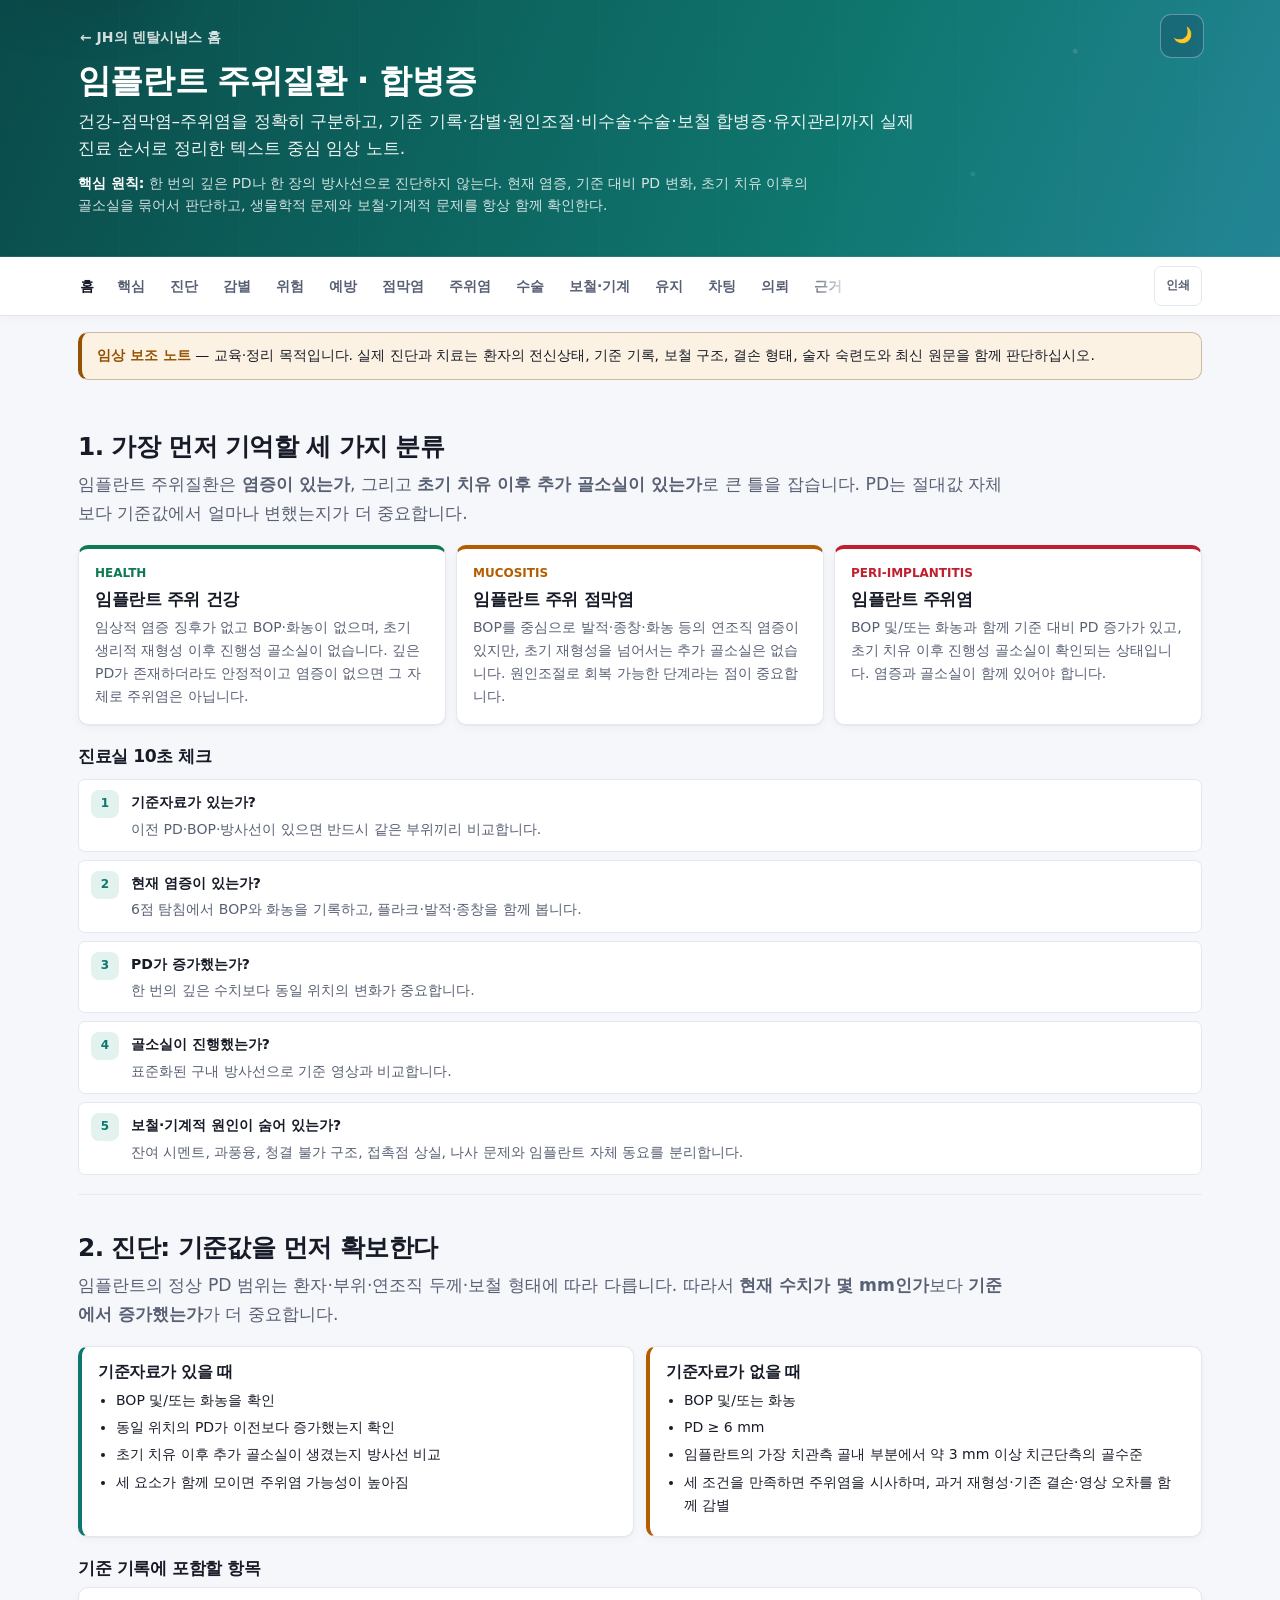
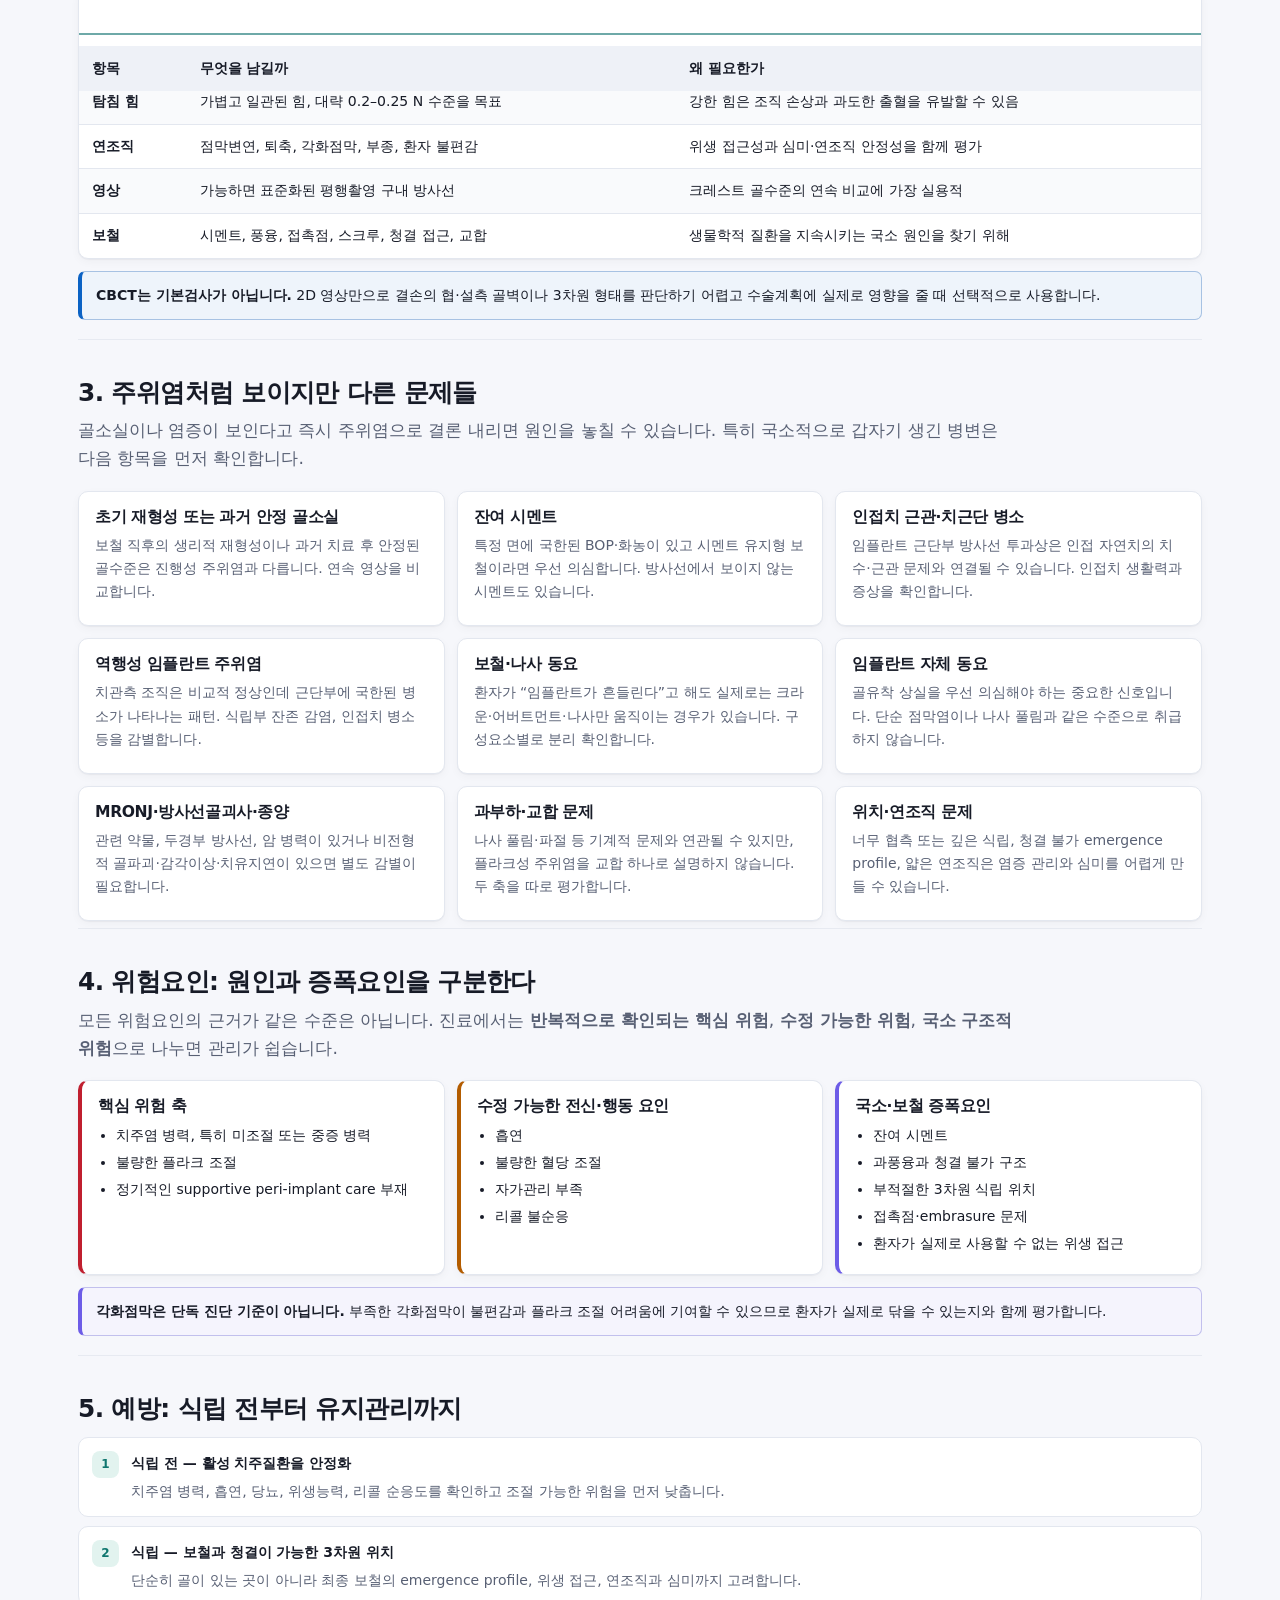
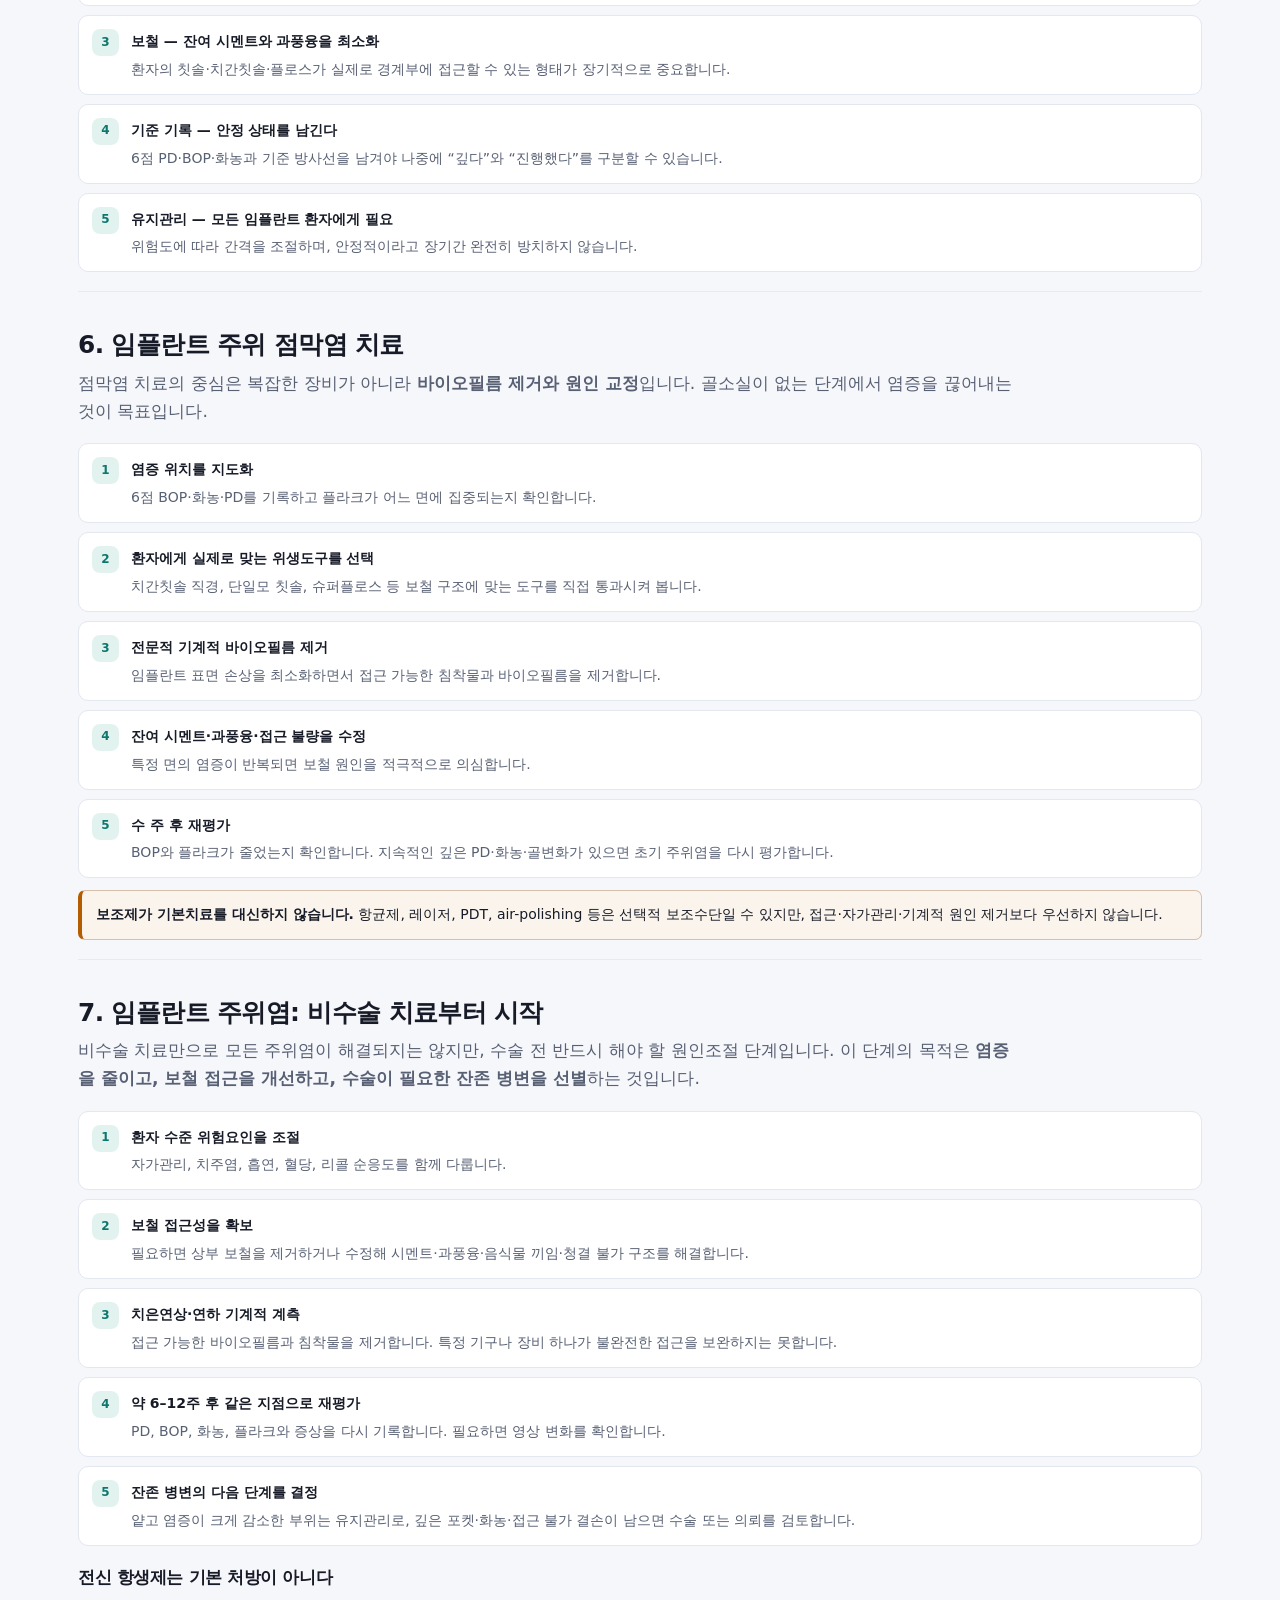
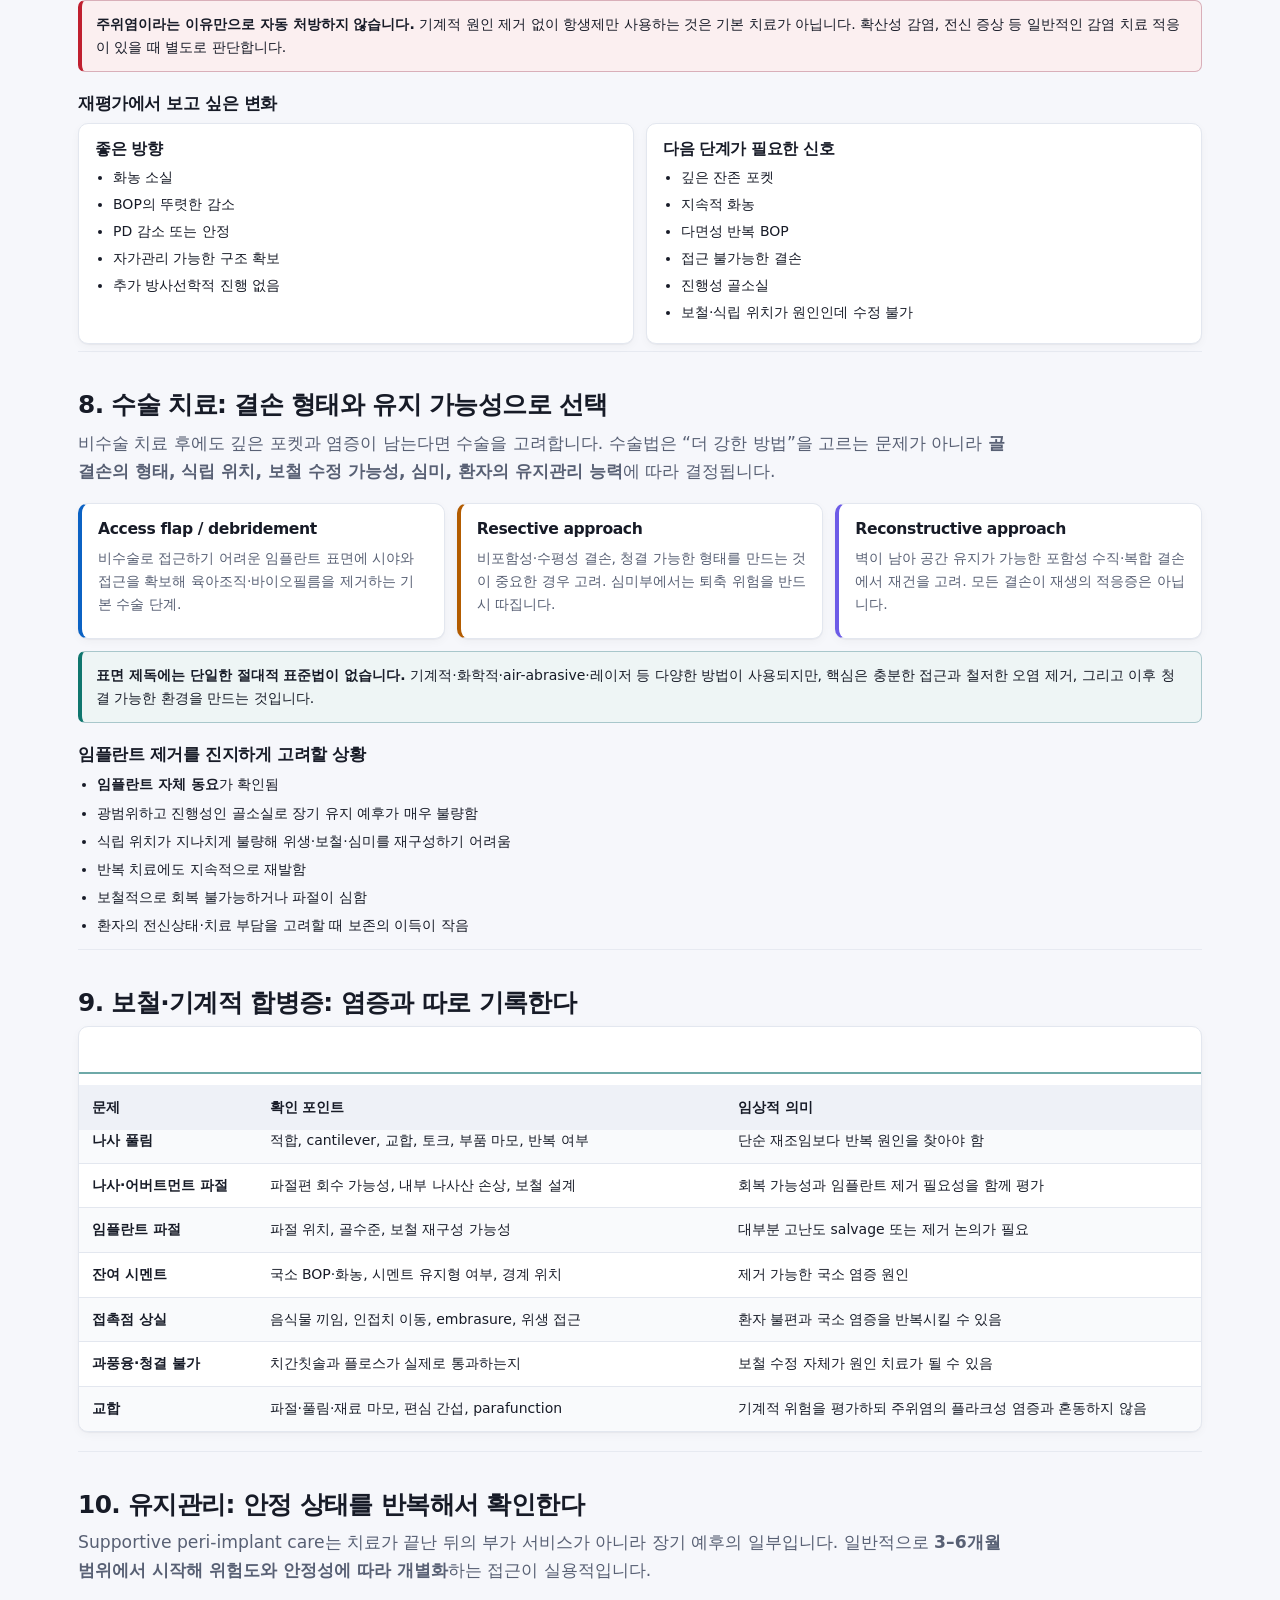
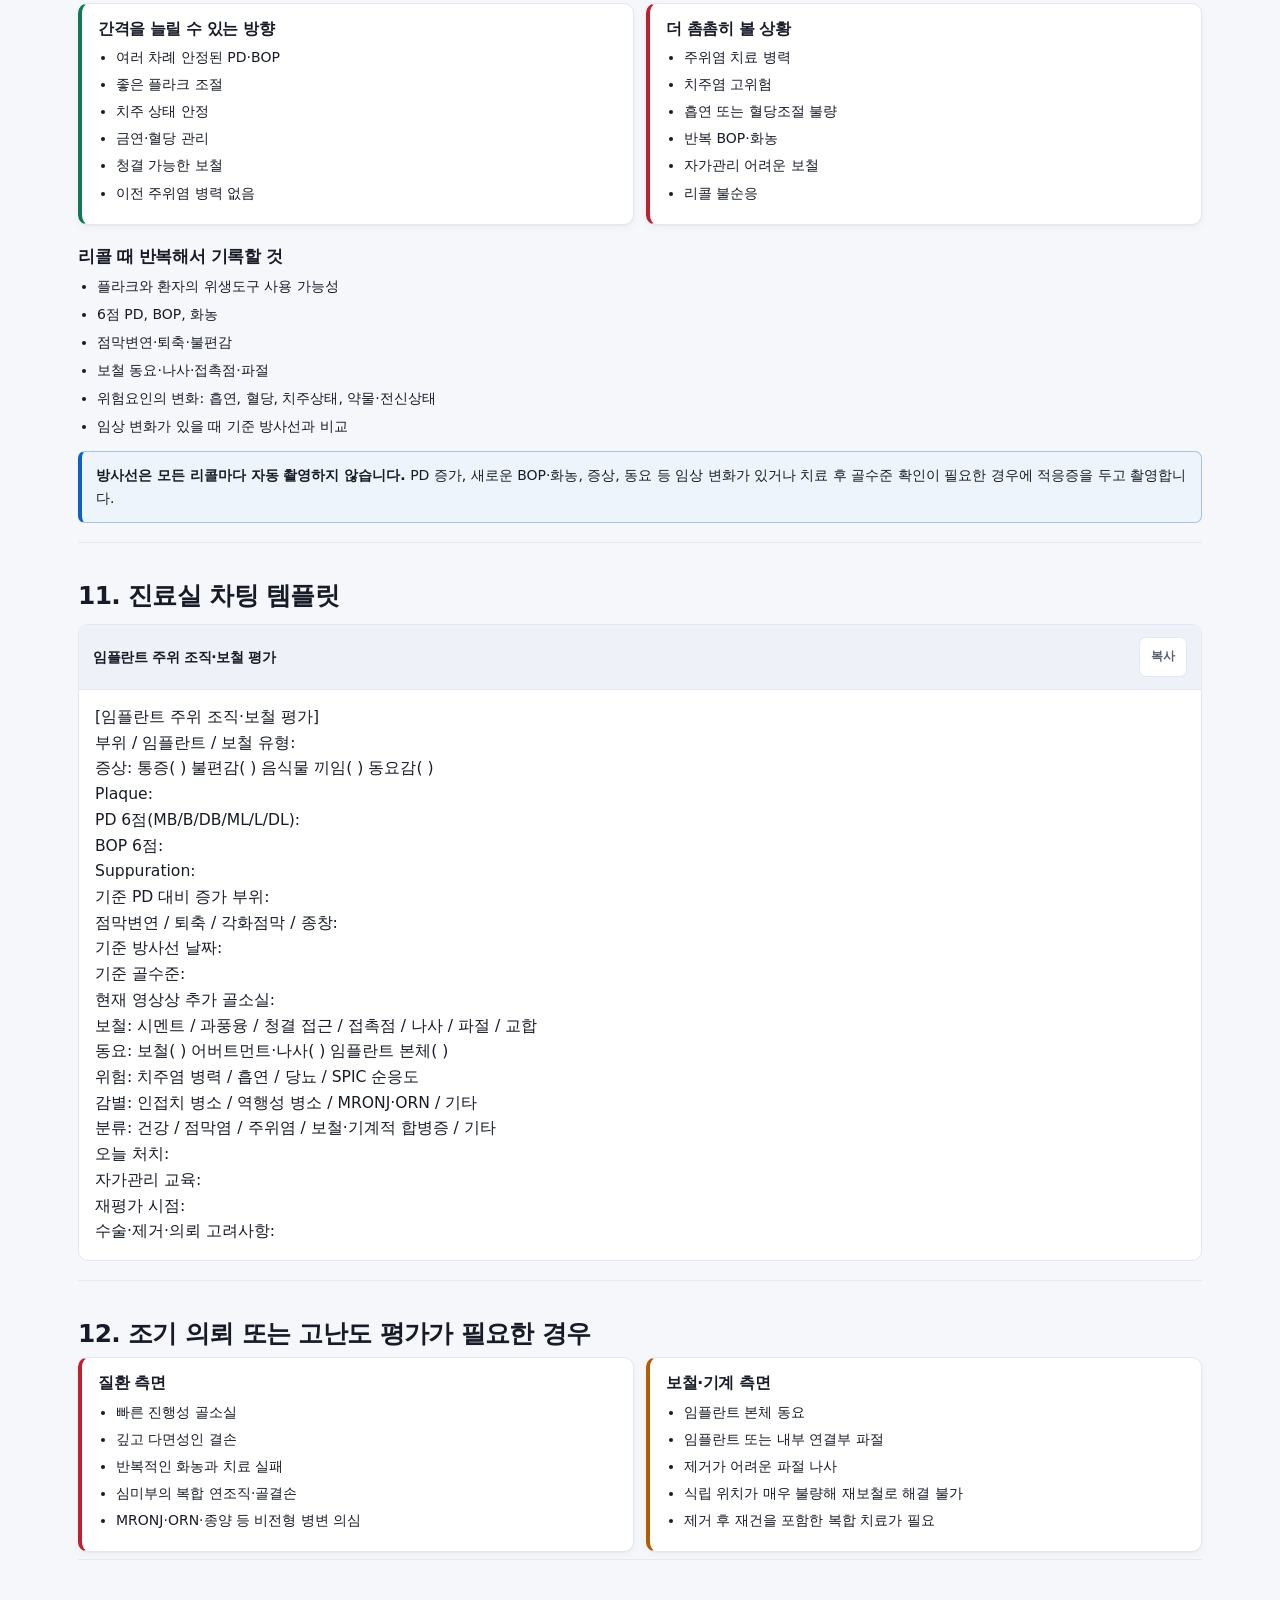
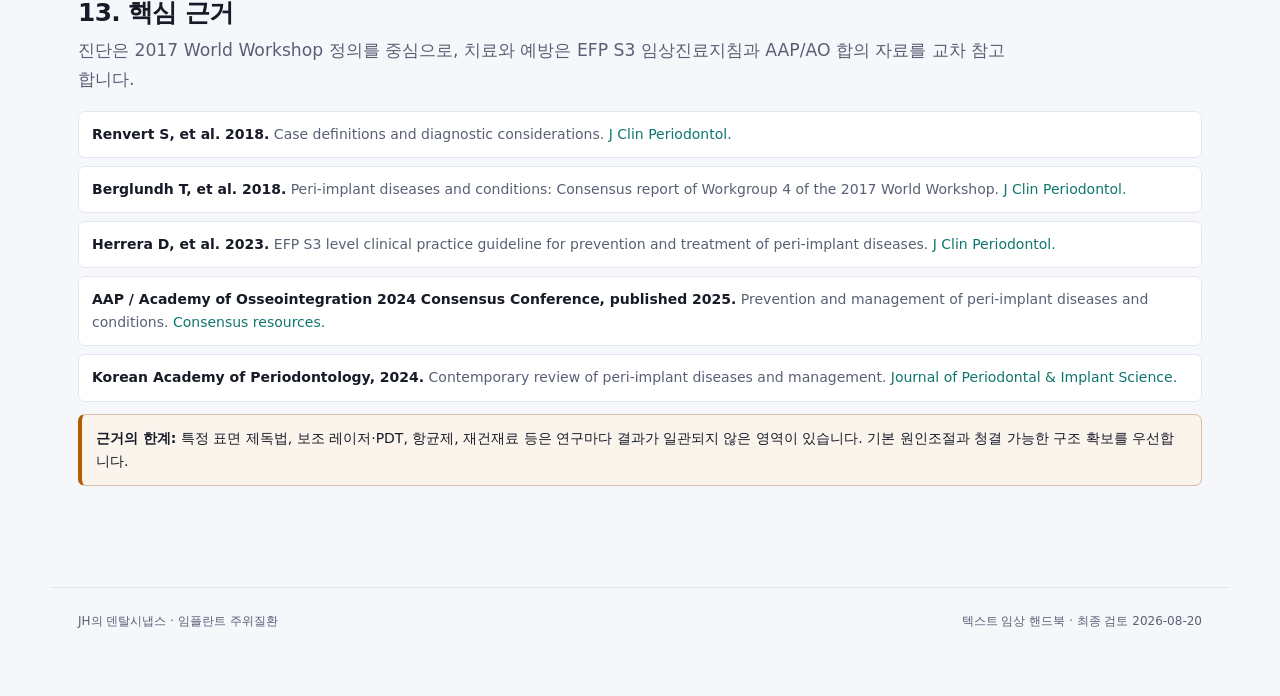
<file: peri-implant.html>
<!DOCTYPE html>
<html lang="ko" data-theme="auto">
<head>
<meta charset="UTF-8" />
<meta name="viewport" content="width=device-width,initial-scale=1" />
<title>임플란트 주위질환 · 합병증 — JH의 덴탈시냅스</title>
<meta name="description" content="임플란트 주위 건강·점막염·주위염의 진단, 감별, 위험평가, 예방, 비수술·수술 치료, 보철·기계적 합병증과 유지관리 텍스트 임상 노트" />
<meta name="theme-color" content="#0f766e" />
<link rel="icon" href="assets/favicon.svg" type="image/svg+xml" />
<link rel="stylesheet" href="assets/theme.css?v=7" />
<style>
.peri-note{--brand:#0f766e;--brand-strong:#0b625c;--brand-soft:#e2f3ef;--hero-1:#0a4b4a;--hero-2:#0f766e;--hero-3:#238595}
.peri-note header.hero{padding-top:24px;padding-bottom:26px}
.peri-note header.hero h1{max-width:none}
.peri-note .hero-summary{max-width:84ch;margin-top:10px;font-size:var(--text-sm);line-height:1.6;color:rgba(255,255,255,.82)}
.peri-note .hero-summary b{color:#fff}
.peri-note .topbar .actions{display:flex;gap:7px;align-items:center}
.text-btn{appearance:none;border:1px solid var(--line);background:var(--surface);color:var(--ink-2);border-radius:var(--r-sm);min-height:40px;padding:0 11px;cursor:pointer;font-size:var(--text-xs);font-weight:800}
.text-btn:hover{border-color:var(--brand);color:var(--brand);background:var(--brand-soft)}
.clinical-main{padding-bottom:34px}
.lede{font-size:var(--text-md);color:var(--ink-2);max-width:86ch;margin:6px 0 18px}
.rule-grid{display:grid;grid-template-columns:repeat(3,minmax(0,1fr));gap:10px;margin:14px 0 18px}
.rule-card{border:1px solid var(--line);border-top:4px solid var(--tone);border-radius:var(--r);background:var(--surface);padding:15px 16px;box-shadow:var(--shadow-sm)}
.rule-card .label{font-size:var(--text-xs);font-weight:850;color:var(--tone);margin-bottom:4px}.rule-card h3{margin:0 0 6px;font-size:var(--text-md)}.rule-card p{margin:0;color:var(--ink-2);font-size:var(--text-sm)}
.fact-list{display:grid;gap:8px;margin:12px 0}.fact{display:grid;grid-template-columns:30px minmax(0,1fr);gap:10px;padding:10px 12px;border:1px solid var(--line);border-radius:var(--r-sm);background:var(--surface)}.fact .n{width:28px;height:28px;border-radius:8px;display:grid;place-items:center;background:var(--brand-soft);color:var(--brand);font-size:var(--text-xs);font-weight:900}.fact b{font-size:var(--text-sm)}.fact p{margin:2px 0 0;color:var(--ink-2);font-size:var(--text-sm)}
.two-col{display:grid;grid-template-columns:repeat(2,minmax(0,1fr));gap:12px}.three-col{display:grid;grid-template-columns:repeat(3,minmax(0,1fr));gap:12px}
.text-card{border:1px solid var(--line);border-radius:var(--r);background:var(--surface);padding:15px 16px;box-shadow:var(--shadow-sm)}.text-card h3{margin:0 0 7px;font-size:var(--text-base)}.text-card p{margin:0 0 7px;color:var(--ink-2);font-size:var(--text-sm)}.text-card ul{margin:7px 0 0;padding-left:18px}.text-card li{margin:4px 0;font-size:var(--text-sm)}
.priority{border-left:4px solid var(--tone)}
.mini-title{margin:20px 0 8px;font-size:var(--text-md)}
.decision-list{counter-reset:step;display:grid;gap:9px;margin:12px 0}.decision-step{counter-increment:step;position:relative;padding:13px 14px 13px 52px;border:1px solid var(--line);border-radius:var(--r);background:var(--surface)}.decision-step::before{content:counter(step);position:absolute;left:13px;top:13px;width:27px;height:27px;border-radius:8px;display:grid;place-items:center;background:var(--brand-soft);color:var(--brand);font-size:var(--text-xs);font-weight:900}.decision-step b{font-size:var(--text-sm)}.decision-step p{margin:3px 0 0;color:var(--ink-2);font-size:var(--text-sm)}
.note-box{padding:12px 14px;border:1px solid color-mix(in srgb,var(--tone,var(--brand)) 28%,var(--line));border-left:4px solid var(--tone,var(--brand));border-radius:var(--r-sm);background:color-mix(in srgb,var(--tone,var(--brand)) 7%,var(--surface));font-size:var(--text-sm);margin:12px 0}.note-box b{color:var(--ink)}
.clinical-table td:first-child,.clinical-table th:first-child{font-weight:800}.clinical-table td{line-height:1.55}
.chart-box{border:1px solid var(--line);border-radius:var(--r);overflow:hidden;background:var(--surface);margin:12px 0}.chart-head{display:flex;align-items:center;gap:10px;padding:12px 14px;background:var(--surface-2);border-bottom:1px solid var(--line)}.chart-head h3{margin:0;font-size:var(--text-sm)}.chart-head button{margin-left:auto}.chart-template{margin:0;padding:15px 16px;white-space:pre-wrap;font:var(--text-sm)/1.7 inherit;color:var(--ink)}
.ref-list{display:grid;gap:8px;margin:12px 0}.ref{padding:11px 13px;border:1px solid var(--line);border-radius:var(--r-sm);background:var(--surface);font-size:var(--text-sm);color:var(--ink-2)}.ref b{color:var(--ink)}
.clinical-footer{display:flex;justify-content:space-between;gap:12px;flex-wrap:wrap}
.toast{position:fixed;left:50%;bottom:24px;transform:translate(-50%,12px);opacity:0;pointer-events:none;background:var(--ink);color:var(--bg);padding:8px 12px;border-radius:999px;font-size:var(--text-xs);transition:.18s;z-index:120}.toast.show{opacity:1;transform:translate(-50%,0)}
@media(max-width:860px){.rule-grid,.three-col{grid-template-columns:1fr}.two-col{grid-template-columns:1fr}}
@media(max-width:680px){.topbar .actions{display:none}.fact{grid-template-columns:26px minmax(0,1fr)}.rule-card,.text-card{padding:13px 14px}}
@media print{.topbar,.themebtn,.text-btn,.toast{display:none!important}.rule-card,.text-card,.chart-box,.tablewrap{box-shadow:none;break-inside:avoid}header.hero{-webkit-print-color-adjust:exact;print-color-adjust:exact}}
</style>
</head>
<body class="peri-note">
<header class="hero">
  <button class="themebtn hero-toggle" id="theme" type="button" aria-label="다크 모드로 전환"></button>
  <div class="wrap">
    <a class="crumb" href="index.html">← JH의 덴탈시냅스 홈</a>
    <h1>임플란트 주위질환 · 합병증</h1>
    <p class="sub">건강–점막염–주위염을 정확히 구분하고, 기준 기록·감별·원인조절·비수술·수술·보철 합병증·유지관리까지 실제 진료 순서로 정리한 텍스트 중심 임상 노트.</p>
    <p class="hero-summary"><b>핵심 원칙:</b> 한 번의 깊은 PD나 한 장의 방사선으로 진단하지 않는다. 현재 염증, 기준 대비 PD 변화, 초기 치유 이후의 골소실을 묶어서 판단하고, 생물학적 문제와 보철·기계적 문제를 항상 함께 확인한다.</p>
  </div>
</header>

<div class="topbar">
  <div class="wrap topbar-inner">
    <a class="brand" href="index.html">홈</a>
    <nav class="links" aria-label="섹션 바로가기">
      <a href="#quick">핵심</a><a href="#diagnosis">진단</a><a href="#differential">감별</a><a href="#risk">위험</a><a href="#prevention">예방</a><a href="#mucositis">점막염</a><a href="#periimplantitis">주위염</a><a href="#surgery">수술</a><a href="#prosthetic">보철·기계</a><a href="#maintenance">유지</a><a href="#charting">차팅</a><a href="#referral">의뢰</a><a href="#references">근거</a>
    </nav>
    <div class="spacer"></div>
    <div class="actions"><button class="text-btn" id="print-page" type="button">인쇄</button></div>
  </div>
</div>

<main class="wrap clinical-main" id="main-content">
<div class="disclaimer" style="margin-top:16px"><div><b>임상 보조 노트</b> — 교육·정리 목적입니다. 실제 진단과 치료는 환자의 전신상태, 기준 기록, 보철 구조, 결손 형태, 술자 숙련도와 최신 원문을 함께 판단하십시오.</div></div>

<section id="quick">
  <div class="sec-head"><h2>1. 가장 먼저 기억할 세 가지 분류</h2></div>
  <p class="lede">임플란트 주위질환은 <b>염증이 있는가</b>, 그리고 <b>초기 치유 이후 추가 골소실이 있는가</b>로 큰 틀을 잡습니다. PD는 절대값 자체보다 기준값에서 얼마나 변했는지가 더 중요합니다.</p>
  <div class="rule-grid">
    <article class="rule-card" style="--tone:#0f7a52"><div class="label">HEALTH</div><h3>임플란트 주위 건강</h3><p>임상적 염증 징후가 없고 BOP·화농이 없으며, 초기 생리적 재형성 이후 진행성 골소실이 없습니다. 깊은 PD가 존재하더라도 안정적이고 염증이 없으면 그 자체로 주위염은 아닙니다.</p></article>
    <article class="rule-card" style="--tone:#b35c00"><div class="label">MUCOSITIS</div><h3>임플란트 주위 점막염</h3><p>BOP를 중심으로 발적·종창·화농 등의 연조직 염증이 있지만, 초기 재형성을 넘어서는 추가 골소실은 없습니다. 원인조절로 회복 가능한 단계라는 점이 중요합니다.</p></article>
    <article class="rule-card" style="--tone:#c01f2f"><div class="label">PERI-IMPLANTITIS</div><h3>임플란트 주위염</h3><p>BOP 및/또는 화농과 함께 기준 대비 PD 증가가 있고, 초기 치유 이후 진행성 골소실이 확인되는 상태입니다. 염증과 골소실이 함께 있어야 합니다.</p></article>
  </div>

  <h3 class="mini-title">진료실 10초 체크</h3>
  <div class="fact-list">
    <div class="fact"><span class="n">1</span><div><b>기준자료가 있는가?</b><p>이전 PD·BOP·방사선이 있으면 반드시 같은 부위끼리 비교합니다.</p></div></div>
    <div class="fact"><span class="n">2</span><div><b>현재 염증이 있는가?</b><p>6점 탐침에서 BOP와 화농을 기록하고, 플라크·발적·종창을 함께 봅니다.</p></div></div>
    <div class="fact"><span class="n">3</span><div><b>PD가 증가했는가?</b><p>한 번의 깊은 수치보다 동일 위치의 변화가 중요합니다.</p></div></div>
    <div class="fact"><span class="n">4</span><div><b>골소실이 진행했는가?</b><p>표준화된 구내 방사선으로 기준 영상과 비교합니다.</p></div></div>
    <div class="fact"><span class="n">5</span><div><b>보철·기계적 원인이 숨어 있는가?</b><p>잔여 시멘트, 과풍융, 청결 불가 구조, 접촉점 상실, 나사 문제와 임플란트 자체 동요를 분리합니다.</p></div></div>
  </div>
</section>

<section id="diagnosis">
  <div class="sec-head"><h2>2. 진단: 기준값을 먼저 확보한다</h2></div>
  <p class="lede">임플란트의 정상 PD 범위는 환자·부위·연조직 두께·보철 형태에 따라 다릅니다. 따라서 <b>현재 수치가 몇 mm인가</b>보다 <b>기준에서 증가했는가</b>가 더 중요합니다.</p>

  <div class="two-col">
    <article class="text-card priority" style="--tone:#0f766e"><h3>기준자료가 있을 때</h3><ul><li>BOP 및/또는 화농을 확인</li><li>동일 위치의 PD가 이전보다 증가했는지 확인</li><li>초기 치유 이후 추가 골소실이 생겼는지 방사선 비교</li><li>세 요소가 함께 모이면 주위염 가능성이 높아짐</li></ul></article>
    <article class="text-card priority" style="--tone:#b35c00"><h3>기준자료가 없을 때</h3><ul><li>BOP 및/또는 화농</li><li>PD ≥ 6 mm</li><li>임플란트의 가장 치관측 골내 부분에서 약 3 mm 이상 치근단측의 골수준</li><li>세 조건을 만족하면 주위염을 시사하며, 과거 재형성·기존 결손·영상 오차를 함께 감별</li></ul></article>
  </div>

  <h3 class="mini-title">기준 기록에 포함할 항목</h3>
  <div class="tablewrap"><table class="clinical-table cards">
    <thead><tr><th>항목</th><th>무엇을 남길까</th><th>왜 필요한가</th></tr></thead>
    <tbody>
      <tr><td data-label="항목">탐침</td><td data-label="무엇을">MB / B / DB / ML / L / DL의 6점 PD, BOP, 화농</td><td data-label="이유">추후 같은 위치의 변화량을 비교하기 위해</td></tr>
      <tr><td data-label="항목">탐침 힘</td><td data-label="무엇을">가볍고 일관된 힘, 대략 0.2–0.25 N 수준을 목표</td><td data-label="이유">강한 힘은 조직 손상과 과도한 출혈을 유발할 수 있음</td></tr>
      <tr><td data-label="항목">연조직</td><td data-label="무엇을">점막변연, 퇴축, 각화점막, 부종, 환자 불편감</td><td data-label="이유">위생 접근성과 심미·연조직 안정성을 함께 평가</td></tr>
      <tr><td data-label="항목">영상</td><td data-label="무엇을">가능하면 표준화된 평행촬영 구내 방사선</td><td data-label="이유">크레스트 골수준의 연속 비교에 가장 실용적</td></tr>
      <tr><td data-label="항목">보철</td><td data-label="무엇을">시멘트, 풍융, 접촉점, 스크루, 청결 접근, 교합</td><td data-label="이유">생물학적 질환을 지속시키는 국소 원인을 찾기 위해</td></tr>
    </tbody>
  </table></div>

  <div class="note-box" style="--tone:#0b62c4"><b>CBCT는 기본검사가 아닙니다.</b> 2D 영상만으로 결손의 협·설측 골벽이나 3차원 형태를 판단하기 어렵고 수술계획에 실제로 영향을 줄 때 선택적으로 사용합니다.</div>
</section>

<section id="differential">
  <div class="sec-head"><h2>3. 주위염처럼 보이지만 다른 문제들</h2></div>
  <p class="lede">골소실이나 염증이 보인다고 즉시 주위염으로 결론 내리면 원인을 놓칠 수 있습니다. 특히 국소적으로 갑자기 생긴 병변은 다음 항목을 먼저 확인합니다.</p>
  <div class="three-col">
    <article class="text-card"><h3>초기 재형성 또는 과거 안정 골소실</h3><p>보철 직후의 생리적 재형성이나 과거 치료 후 안정된 골수준은 진행성 주위염과 다릅니다. 연속 영상을 비교합니다.</p></article>
    <article class="text-card"><h3>잔여 시멘트</h3><p>특정 면에 국한된 BOP·화농이 있고 시멘트 유지형 보철이라면 우선 의심합니다. 방사선에서 보이지 않는 시멘트도 있습니다.</p></article>
    <article class="text-card"><h3>인접치 근관·치근단 병소</h3><p>임플란트 근단부 방사선 투과상은 인접 자연치의 치수·근관 문제와 연결될 수 있습니다. 인접치 생활력과 증상을 확인합니다.</p></article>
    <article class="text-card"><h3>역행성 임플란트 주위염</h3><p>치관측 조직은 비교적 정상인데 근단부에 국한된 병소가 나타나는 패턴. 식립부 잔존 감염, 인접치 병소 등을 감별합니다.</p></article>
    <article class="text-card"><h3>보철·나사 동요</h3><p>환자가 “임플란트가 흔들린다”고 해도 실제로는 크라운·어버트먼트·나사만 움직이는 경우가 있습니다. 구성요소별로 분리 확인합니다.</p></article>
    <article class="text-card"><h3>임플란트 자체 동요</h3><p>골유착 상실을 우선 의심해야 하는 중요한 신호입니다. 단순 점막염이나 나사 풀림과 같은 수준으로 취급하지 않습니다.</p></article>
    <article class="text-card"><h3>MRONJ·방사선골괴사·종양</h3><p>관련 약물, 두경부 방사선, 암 병력이 있거나 비전형적 골파괴·감각이상·치유지연이 있으면 별도 감별이 필요합니다.</p></article>
    <article class="text-card"><h3>과부하·교합 문제</h3><p>나사 풀림·파절 등 기계적 문제와 연관될 수 있지만, 플라크성 주위염을 교합 하나로 설명하지 않습니다. 두 축을 따로 평가합니다.</p></article>
    <article class="text-card"><h3>위치·연조직 문제</h3><p>너무 협측 또는 깊은 식립, 청결 불가 emergence profile, 얇은 연조직은 염증 관리와 심미를 어렵게 만들 수 있습니다.</p></article>
  </div>
</section>

<section id="risk">
  <div class="sec-head"><h2>4. 위험요인: 원인과 증폭요인을 구분한다</h2></div>
  <p class="lede">모든 위험요인의 근거가 같은 수준은 아닙니다. 진료에서는 <b>반복적으로 확인되는 핵심 위험</b>, <b>수정 가능한 위험</b>, <b>국소 구조적 위험</b>으로 나누면 관리가 쉽습니다.</p>
  <div class="three-col">
    <article class="text-card priority" style="--tone:#c01f2f"><h3>핵심 위험 축</h3><ul><li>치주염 병력, 특히 미조절 또는 중증 병력</li><li>불량한 플라크 조절</li><li>정기적인 supportive peri-implant care 부재</li></ul></article>
    <article class="text-card priority" style="--tone:#b35c00"><h3>수정 가능한 전신·행동 요인</h3><ul><li>흡연</li><li>불량한 혈당 조절</li><li>자가관리 부족</li><li>리콜 불순응</li></ul></article>
    <article class="text-card priority" style="--tone:#6d5ce7"><h3>국소·보철 증폭요인</h3><ul><li>잔여 시멘트</li><li>과풍융과 청결 불가 구조</li><li>부적절한 3차원 식립 위치</li><li>접촉점·embrasure 문제</li><li>환자가 실제로 사용할 수 없는 위생 접근</li></ul></article>
  </div>
  <div class="note-box" style="--tone:#6d5ce7"><b>각화점막은 단독 진단 기준이 아닙니다.</b> 부족한 각화점막이 불편감과 플라크 조절 어려움에 기여할 수 있으므로 환자가 실제로 닦을 수 있는지와 함께 평가합니다.</div>
</section>

<section id="prevention">
  <div class="sec-head"><h2>5. 예방: 식립 전부터 유지관리까지</h2></div>
  <div class="decision-list">
    <div class="decision-step"><b>식립 전 — 활성 치주질환을 안정화</b><p>치주염 병력, 흡연, 당뇨, 위생능력, 리콜 순응도를 확인하고 조절 가능한 위험을 먼저 낮춥니다.</p></div>
    <div class="decision-step"><b>식립 — 보철과 청결이 가능한 3차원 위치</b><p>단순히 골이 있는 곳이 아니라 최종 보철의 emergence profile, 위생 접근, 연조직과 심미까지 고려합니다.</p></div>
    <div class="decision-step"><b>보철 — 잔여 시멘트와 과풍융을 최소화</b><p>환자의 칫솔·치간칫솔·플로스가 실제로 경계부에 접근할 수 있는 형태가 장기적으로 중요합니다.</p></div>
    <div class="decision-step"><b>기준 기록 — 안정 상태를 남긴다</b><p>6점 PD·BOP·화농과 기준 방사선을 남겨야 나중에 “깊다”와 “진행했다”를 구분할 수 있습니다.</p></div>
    <div class="decision-step"><b>유지관리 — 모든 임플란트 환자에게 필요</b><p>위험도에 따라 간격을 조절하며, 안정적이라고 장기간 완전히 방치하지 않습니다.</p></div>
  </div>
</section>

<section id="mucositis">
  <div class="sec-head"><h2>6. 임플란트 주위 점막염 치료</h2></div>
  <p class="lede">점막염 치료의 중심은 복잡한 장비가 아니라 <b>바이오필름 제거와 원인 교정</b>입니다. 골소실이 없는 단계에서 염증을 끊어내는 것이 목표입니다.</p>
  <div class="decision-list">
    <div class="decision-step"><b>염증 위치를 지도화</b><p>6점 BOP·화농·PD를 기록하고 플라크가 어느 면에 집중되는지 확인합니다.</p></div>
    <div class="decision-step"><b>환자에게 실제로 맞는 위생도구를 선택</b><p>치간칫솔 직경, 단일모 칫솔, 슈퍼플로스 등 보철 구조에 맞는 도구를 직접 통과시켜 봅니다.</p></div>
    <div class="decision-step"><b>전문적 기계적 바이오필름 제거</b><p>임플란트 표면 손상을 최소화하면서 접근 가능한 침착물과 바이오필름을 제거합니다.</p></div>
    <div class="decision-step"><b>잔여 시멘트·과풍융·접근 불량을 수정</b><p>특정 면의 염증이 반복되면 보철 원인을 적극적으로 의심합니다.</p></div>
    <div class="decision-step"><b>수 주 후 재평가</b><p>BOP와 플라크가 줄었는지 확인합니다. 지속적인 깊은 PD·화농·골변화가 있으면 초기 주위염을 다시 평가합니다.</p></div>
  </div>
  <div class="note-box" style="--tone:#b35c00"><b>보조제가 기본치료를 대신하지 않습니다.</b> 항균제, 레이저, PDT, air-polishing 등은 선택적 보조수단일 수 있지만, 접근·자가관리·기계적 원인 제거보다 우선하지 않습니다.</div>
</section>

<section id="periimplantitis">
  <div class="sec-head"><h2>7. 임플란트 주위염: 비수술 치료부터 시작</h2></div>
  <p class="lede">비수술 치료만으로 모든 주위염이 해결되지는 않지만, 수술 전 반드시 해야 할 원인조절 단계입니다. 이 단계의 목적은 <b>염증을 줄이고, 보철 접근을 개선하고, 수술이 필요한 잔존 병변을 선별</b>하는 것입니다.</p>
  <div class="decision-list">
    <div class="decision-step"><b>환자 수준 위험요인을 조절</b><p>자가관리, 치주염, 흡연, 혈당, 리콜 순응도를 함께 다룹니다.</p></div>
    <div class="decision-step"><b>보철 접근성을 확보</b><p>필요하면 상부 보철을 제거하거나 수정해 시멘트·과풍융·음식물 끼임·청결 불가 구조를 해결합니다.</p></div>
    <div class="decision-step"><b>치은연상·연하 기계적 계측</b><p>접근 가능한 바이오필름과 침착물을 제거합니다. 특정 기구나 장비 하나가 불완전한 접근을 보완하지는 못합니다.</p></div>
    <div class="decision-step"><b>약 6–12주 후 같은 지점으로 재평가</b><p>PD, BOP, 화농, 플라크와 증상을 다시 기록합니다. 필요하면 영상 변화를 확인합니다.</p></div>
    <div class="decision-step"><b>잔존 병변의 다음 단계를 결정</b><p>얕고 염증이 크게 감소한 부위는 유지관리로, 깊은 포켓·화농·접근 불가 결손이 남으면 수술 또는 의뢰를 검토합니다.</p></div>
  </div>

  <h3 class="mini-title">전신 항생제는 기본 처방이 아니다</h3>
  <div class="note-box" style="--tone:#c01f2f"><b>주위염이라는 이유만으로 자동 처방하지 않습니다.</b> 기계적 원인 제거 없이 항생제만 사용하는 것은 기본 치료가 아닙니다. 확산성 감염, 전신 증상 등 일반적인 감염 치료 적응이 있을 때 별도로 판단합니다.</div>

  <h3 class="mini-title">재평가에서 보고 싶은 변화</h3>
  <div class="two-col">
    <article class="text-card"><h3>좋은 방향</h3><ul><li>화농 소실</li><li>BOP의 뚜렷한 감소</li><li>PD 감소 또는 안정</li><li>자가관리 가능한 구조 확보</li><li>추가 방사선학적 진행 없음</li></ul></article>
    <article class="text-card"><h3>다음 단계가 필요한 신호</h3><ul><li>깊은 잔존 포켓</li><li>지속적 화농</li><li>다면성 반복 BOP</li><li>접근 불가능한 결손</li><li>진행성 골소실</li><li>보철·식립 위치가 원인인데 수정 불가</li></ul></article>
  </div>
</section>

<section id="surgery">
  <div class="sec-head"><h2>8. 수술 치료: 결손 형태와 유지 가능성으로 선택</h2></div>
  <p class="lede">비수술 치료 후에도 깊은 포켓과 염증이 남는다면 수술을 고려합니다. 수술법은 “더 강한 방법”을 고르는 문제가 아니라 <b>골결손의 형태, 식립 위치, 보철 수정 가능성, 심미, 환자의 유지관리 능력</b>에 따라 결정됩니다.</p>
  <div class="three-col">
    <article class="text-card priority" style="--tone:#0b62c4"><h3>Access flap / debridement</h3><p>비수술로 접근하기 어려운 임플란트 표면에 시야와 접근을 확보해 육아조직·바이오필름을 제거하는 기본 수술 단계.</p></article>
    <article class="text-card priority" style="--tone:#b35c00"><h3>Resective approach</h3><p>비포함성·수평성 결손, 청결 가능한 형태를 만드는 것이 중요한 경우 고려. 심미부에서는 퇴축 위험을 반드시 따집니다.</p></article>
    <article class="text-card priority" style="--tone:#6d5ce7"><h3>Reconstructive approach</h3><p>벽이 남아 공간 유지가 가능한 포함성 수직·복합 결손에서 재건을 고려. 모든 결손이 재생의 적응증은 아닙니다.</p></article>
  </div>
  <div class="note-box" style="--tone:#0f766e"><b>표면 제독에는 단일한 절대적 표준법이 없습니다.</b> 기계적·화학적·air-abrasive·레이저 등 다양한 방법이 사용되지만, 핵심은 충분한 접근과 철저한 오염 제거, 그리고 이후 청결 가능한 환경을 만드는 것입니다.</div>

  <h3 class="mini-title">임플란트 제거를 진지하게 고려할 상황</h3>
  <ul class="tight"><li><b>임플란트 자체 동요</b>가 확인됨</li><li>광범위하고 진행성인 골소실로 장기 유지 예후가 매우 불량함</li><li>식립 위치가 지나치게 불량해 위생·보철·심미를 재구성하기 어려움</li><li>반복 치료에도 지속적으로 재발함</li><li>보철적으로 회복 불가능하거나 파절이 심함</li><li>환자의 전신상태·치료 부담을 고려할 때 보존의 이득이 작음</li></ul>
</section>

<section id="prosthetic">
  <div class="sec-head"><h2>9. 보철·기계적 합병증: 염증과 따로 기록한다</h2></div>
  <div class="tablewrap"><table class="clinical-table cards">
    <thead><tr><th>문제</th><th>확인 포인트</th><th>임상적 의미</th></tr></thead>
    <tbody>
      <tr><td data-label="문제">환자가 느끼는 동요</td><td data-label="확인">크라운 → 나사 → 어버트먼트 → 임플란트 본체 순으로 분리 확인</td><td data-label="의미">구성요소 동요와 골유착 상실은 처치가 완전히 다름</td></tr>
      <tr><td data-label="문제">나사 풀림</td><td data-label="확인">적합, cantilever, 교합, 토크, 부품 마모, 반복 여부</td><td data-label="의미">단순 재조임보다 반복 원인을 찾아야 함</td></tr>
      <tr><td data-label="문제">나사·어버트먼트 파절</td><td data-label="확인">파절편 회수 가능성, 내부 나사산 손상, 보철 설계</td><td data-label="의미">회복 가능성과 임플란트 제거 필요성을 함께 평가</td></tr>
      <tr><td data-label="문제">임플란트 파절</td><td data-label="확인">파절 위치, 골수준, 보철 재구성 가능성</td><td data-label="의미">대부분 고난도 salvage 또는 제거 논의가 필요</td></tr>
      <tr><td data-label="문제">잔여 시멘트</td><td data-label="확인">국소 BOP·화농, 시멘트 유지형 여부, 경계 위치</td><td data-label="의미">제거 가능한 국소 염증 원인</td></tr>
      <tr><td data-label="문제">접촉점 상실</td><td data-label="확인">음식물 끼임, 인접치 이동, embrasure, 위생 접근</td><td data-label="의미">환자 불편과 국소 염증을 반복시킬 수 있음</td></tr>
      <tr><td data-label="문제">과풍융·청결 불가</td><td data-label="확인">치간칫솔과 플로스가 실제로 통과하는지</td><td data-label="의미">보철 수정 자체가 원인 치료가 될 수 있음</td></tr>
      <tr><td data-label="문제">교합</td><td data-label="확인">파절·풀림·재료 마모, 편심 간섭, parafunction</td><td data-label="의미">기계적 위험을 평가하되 주위염의 플라크성 염증과 혼동하지 않음</td></tr>
    </tbody>
  </table></div>
</section>

<section id="maintenance">
  <div class="sec-head"><h2>10. 유지관리: 안정 상태를 반복해서 확인한다</h2></div>
  <p class="lede">Supportive peri-implant care는 치료가 끝난 뒤의 부가 서비스가 아니라 장기 예후의 일부입니다. 일반적으로 <b>3–6개월 범위에서 시작해 위험도와 안정성에 따라 개별화</b>하는 접근이 실용적입니다.</p>
  <div class="two-col">
    <article class="text-card priority" style="--tone:#0f7a52"><h3>간격을 늘릴 수 있는 방향</h3><ul><li>여러 차례 안정된 PD·BOP</li><li>좋은 플라크 조절</li><li>치주 상태 안정</li><li>금연·혈당 관리</li><li>청결 가능한 보철</li><li>이전 주위염 병력 없음</li></ul></article>
    <article class="text-card priority" style="--tone:#c01f2f"><h3>더 촘촘히 볼 상황</h3><ul><li>주위염 치료 병력</li><li>치주염 고위험</li><li>흡연 또는 혈당조절 불량</li><li>반복 BOP·화농</li><li>자가관리 어려운 보철</li><li>리콜 불순응</li></ul></article>
  </div>
  <h3 class="mini-title">리콜 때 반복해서 기록할 것</h3>
  <ul class="tight"><li>플라크와 환자의 위생도구 사용 가능성</li><li>6점 PD, BOP, 화농</li><li>점막변연·퇴축·불편감</li><li>보철 동요·나사·접촉점·파절</li><li>위험요인의 변화: 흡연, 혈당, 치주상태, 약물·전신상태</li><li>임상 변화가 있을 때 기준 방사선과 비교</li></ul>
  <div class="note-box" style="--tone:#0b62c4"><b>방사선은 모든 리콜마다 자동 촬영하지 않습니다.</b> PD 증가, 새로운 BOP·화농, 증상, 동요 등 임상 변화가 있거나 치료 후 골수준 확인이 필요한 경우에 적응증을 두고 촬영합니다.</div>
</section>

<section id="charting">
  <div class="sec-head"><h2>11. 진료실 차팅 템플릿</h2></div>
  <div class="chart-box">
    <div class="chart-head"><h3>임플란트 주위 조직·보철 평가</h3><button class="text-btn" id="copy-checklist" type="button">복사</button></div>
    <pre class="chart-template" id="chart-template">[임플란트 주위 조직·보철 평가]
부위 / 임플란트 / 보철 유형:
증상: 통증( ) 불편감( ) 음식물 끼임( ) 동요감( )
Plaque:
PD 6점(MB/B/DB/ML/L/DL):
BOP 6점:
Suppuration:
기준 PD 대비 증가 부위:
점막변연 / 퇴축 / 각화점막 / 종창:
기준 방사선 날짜:
기준 골수준:
현재 영상상 추가 골소실:
보철: 시멘트 / 과풍융 / 청결 접근 / 접촉점 / 나사 / 파절 / 교합
동요: 보철( ) 어버트먼트·나사( ) 임플란트 본체( )
위험: 치주염 병력 / 흡연 / 당뇨 / SPIC 순응도
감별: 인접치 병소 / 역행성 병소 / MRONJ·ORN / 기타
분류: 건강 / 점막염 / 주위염 / 보철·기계적 합병증 / 기타
오늘 처치:
자가관리 교육:
재평가 시점:
수술·제거·의뢰 고려사항:</pre>
  </div>
</section>

<section id="referral">
  <div class="sec-head"><h2>12. 조기 의뢰 또는 고난도 평가가 필요한 경우</h2></div>
  <div class="two-col">
    <article class="text-card priority" style="--tone:#c01f2f"><h3>질환 측면</h3><ul><li>빠른 진행성 골소실</li><li>깊고 다면성인 결손</li><li>반복적인 화농과 치료 실패</li><li>심미부의 복합 연조직·골결손</li><li>MRONJ·ORN·종양 등 비전형 병변 의심</li></ul></article>
    <article class="text-card priority" style="--tone:#b35c00"><h3>보철·기계 측면</h3><ul><li>임플란트 본체 동요</li><li>임플란트 또는 내부 연결부 파절</li><li>제거가 어려운 파절 나사</li><li>식립 위치가 매우 불량해 재보철로 해결 불가</li><li>제거 후 재건을 포함한 복합 치료가 필요</li></ul></article>
  </div>
</section>

<section id="references">
  <div class="sec-head"><h2>13. 핵심 근거</h2></div>
  <p class="lede">진단은 2017 World Workshop 정의를 중심으로, 치료와 예방은 EFP S3 임상진료지침과 AAP/AO 합의 자료를 교차 참고합니다.</p>
  <div class="ref-list">
    <div class="ref"><b>Renvert S, et al. 2018.</b> Case definitions and diagnostic considerations. <a href="https://doi.org/10.1111/jcpe.12956" target="_blank" rel="noopener">J Clin Periodontol.</a></div>
    <div class="ref"><b>Berglundh T, et al. 2018.</b> Peri-implant diseases and conditions: Consensus report of Workgroup 4 of the 2017 World Workshop. <a href="https://doi.org/10.1111/jcpe.12957" target="_blank" rel="noopener">J Clin Periodontol.</a></div>
    <div class="ref"><b>Herrera D, et al. 2023.</b> EFP S3 level clinical practice guideline for prevention and treatment of peri-implant diseases. <a href="https://doi.org/10.1111/jcpe.13823" target="_blank" rel="noopener">J Clin Periodontol.</a></div>
    <div class="ref"><b>AAP / Academy of Osseointegration 2024 Consensus Conference, published 2025.</b> Prevention and management of peri-implant diseases and conditions. <a href="https://www.perio.org/research-science/2024-aapao-consensus-on-prevention-and-management-of-peri-implant-diseases-and-conditions/" target="_blank" rel="noopener">Consensus resources.</a></div>
    <div class="ref"><b>Korean Academy of Periodontology, 2024.</b> Contemporary review of peri-implant diseases and management. <a href="https://doi.org/10.5051/jpis.2403920196" target="_blank" rel="noopener">Journal of Periodontal & Implant Science.</a></div>
  </div>
  <div class="note-box" style="--tone:#b35c00"><b>근거의 한계:</b> 특정 표면 제독법, 보조 레이저·PDT, 항균제, 재건재료 등은 연구마다 결과가 일관되지 않은 영역이 있습니다. 기본 원인조절과 청결 가능한 구조 확보를 우선합니다.</div>
</section>
</main>

<footer class="wrap clinical-footer"><span>JH의 덴탈시냅스 · 임플란트 주위질환</span><span>텍스트 임상 핸드북 · 최종 검토 2026-08-20</span></footer>
<div class="toast" id="toast" role="status" aria-live="polite">차팅 템플릿을 복사했습니다.</div>
<script>
(function(){
  var copy=document.getElementById('copy-checklist');
  var template=document.getElementById('chart-template');
  var toast=document.getElementById('toast');
  if(copy&&template){copy.addEventListener('click',async function(){
    var text=template.textContent.trim();
    try{await navigator.clipboard.writeText(text);}catch(e){
      var range=document.createRange();range.selectNodeContents(template);var sel=getSelection();sel.removeAllRanges();sel.addRange(range);document.execCommand('copy');sel.removeAllRanges();
    }
    toast.classList.add('show');setTimeout(function(){toast.classList.remove('show');},1600);
  });}
  var printButton=document.getElementById('print-page');if(printButton)printButton.addEventListener('click',function(){window.print();});
})();
</script>
<script src="assets/theme.js?v=5"></script>
</body>
</html>
</file>
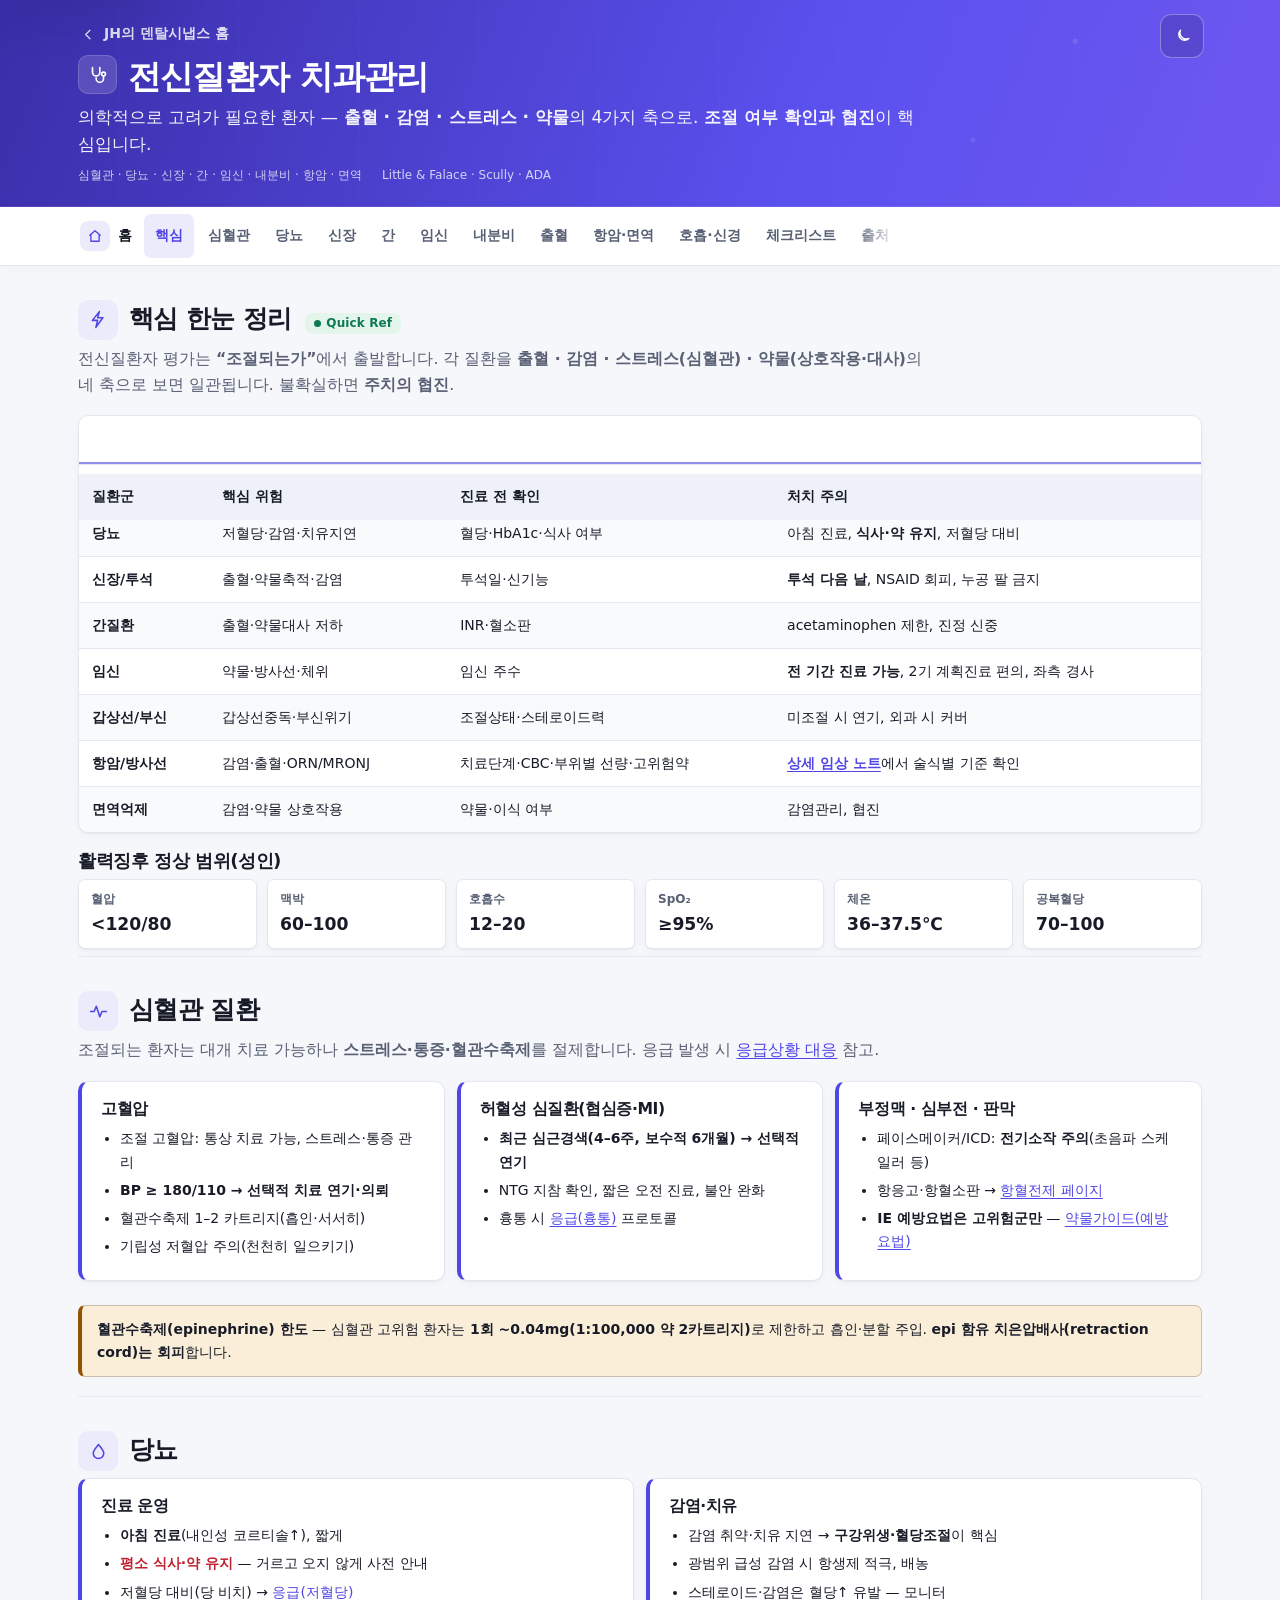
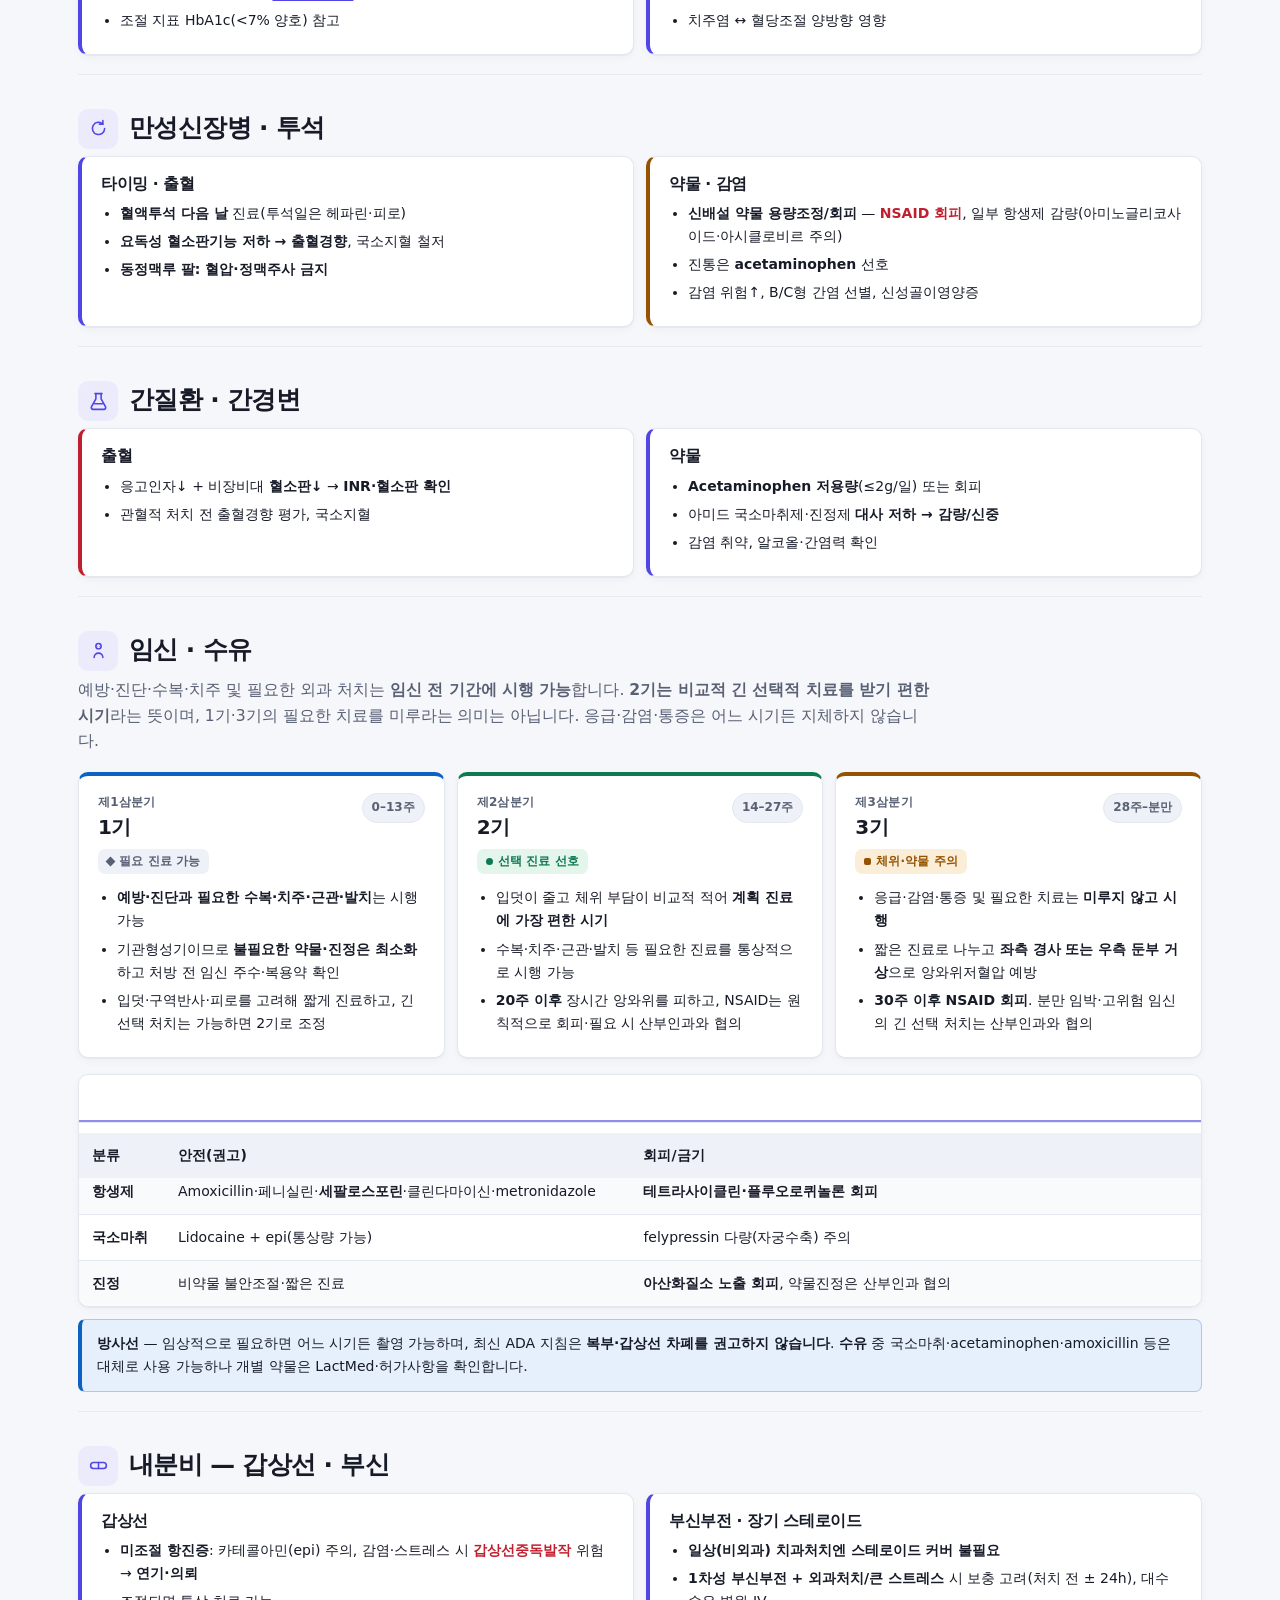
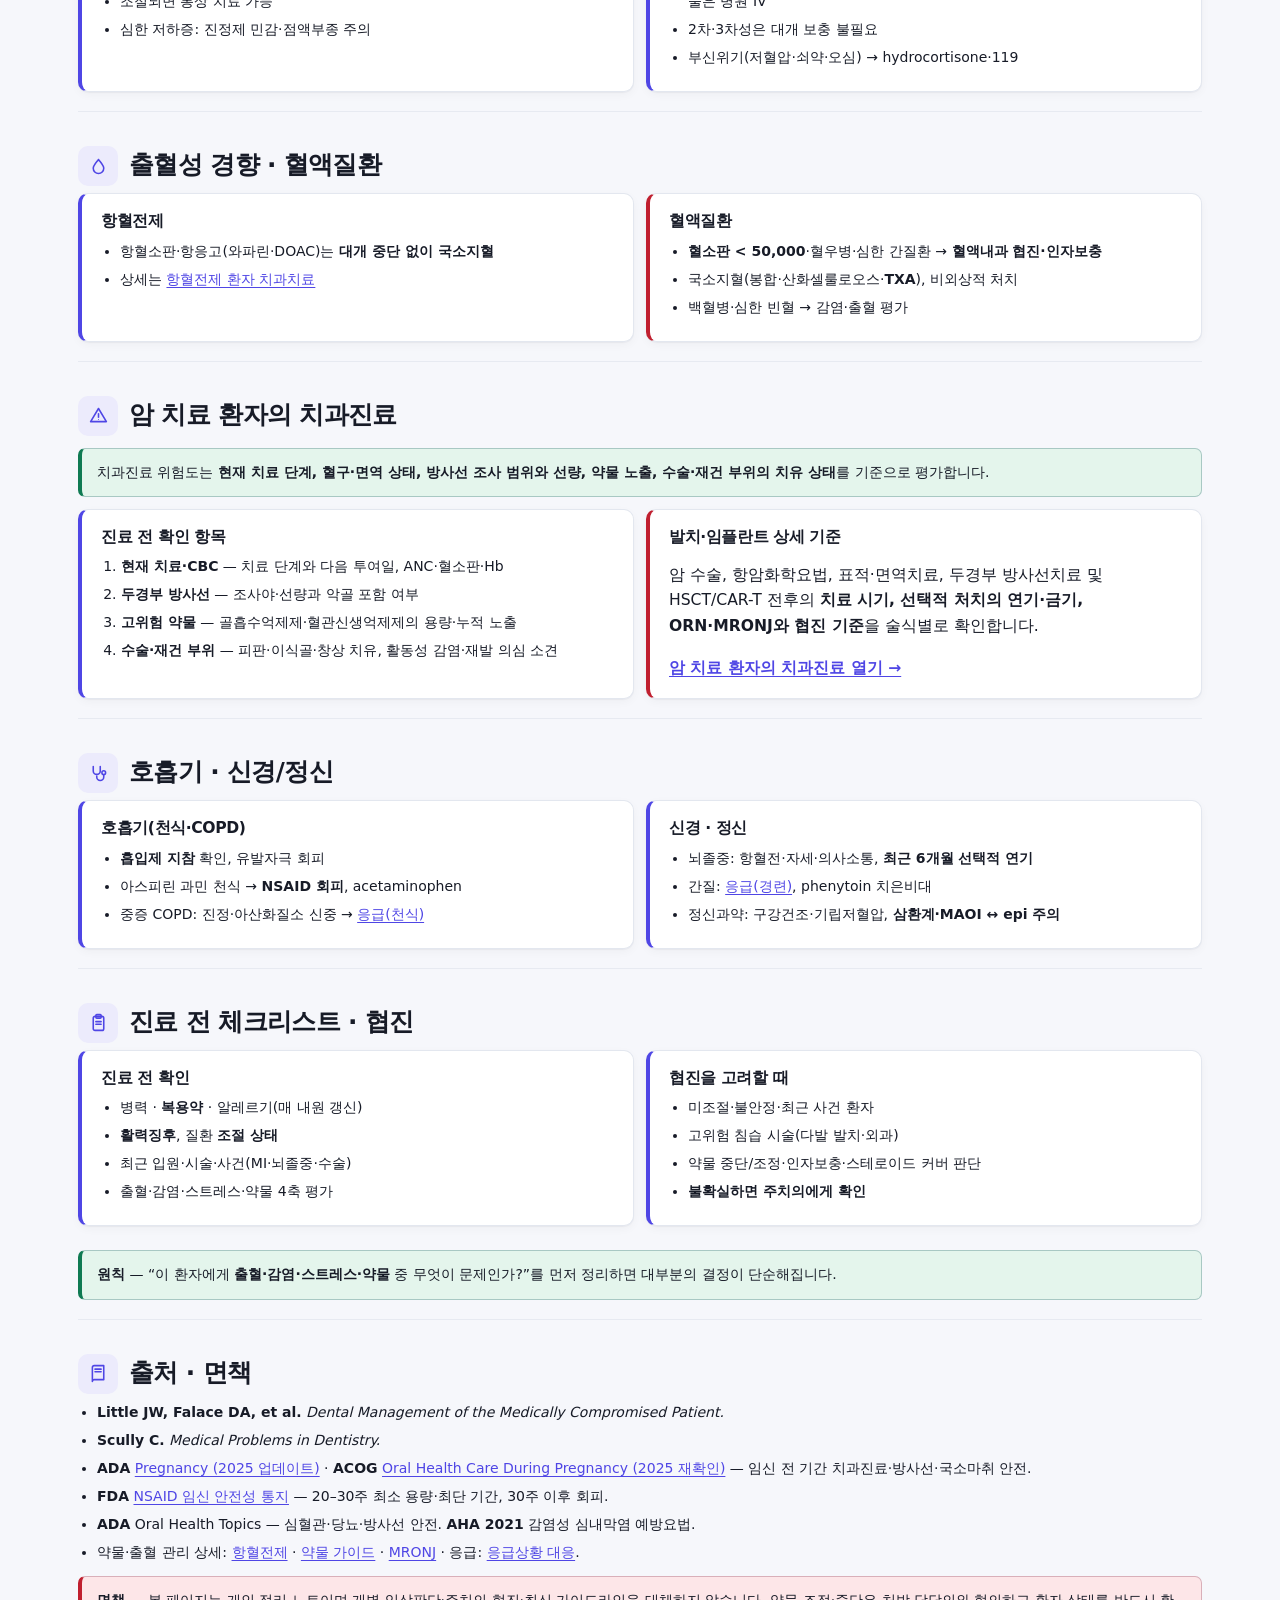
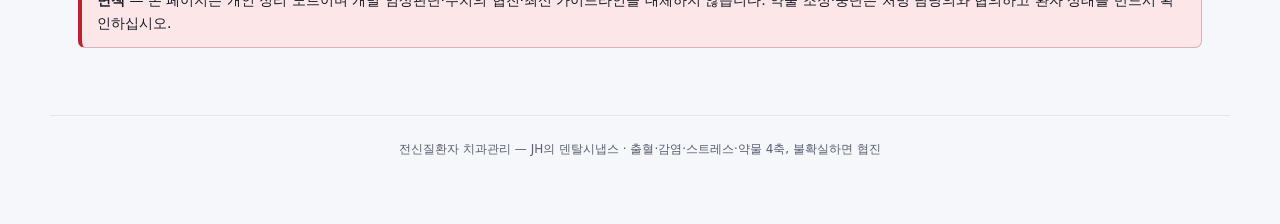
<file: systemic.html>
<!DOCTYPE html>
<html lang="ko" data-theme="auto">
<head>
<meta charset="UTF-8" />
<meta name="viewport" content="width=device-width, initial-scale=1.0" />
<title>전신질환자 치과관리 — JH의 덴탈시냅스</title>
<meta name="description" content="의학적으로 고려가 필요한 환자의 치과관리 — 심혈관·당뇨·신장(투석)·간질환·임신·갑상선/부신·항암/방사선·면역억제 환자의 위험(출혈·감염·스트레스·약물)과 진료 전 확인, 협진 기준" />
<meta name="theme-color" content="#4f46e5" />
<link rel="icon" href="assets/favicon.svg" type="image/svg+xml" />
<link rel="stylesheet" href="assets/theme.css?v=7" />
<style>
  h2 .badge,h3 .badge{margin-left:6px}
  ol.steps{margin:6px 0 0;padding-left:20px;font-size:var(--text-sm)} ol.steps li{margin:5px 0}
  .vitals{display:grid;grid-template-columns:repeat(auto-fit,minmax(130px,1fr));gap:10px;margin:6px 0 0}
  .vitals .v{background:var(--surface);border:1px solid var(--line);border-radius:var(--r-sm);padding:10px 12px;box-shadow:var(--shadow-sm)}
  .vitals .v b{display:block;font-size:var(--text-xs);color:var(--ink-2);font-weight:700}
  .vitals .v span{font-size:var(--text-md);font-weight:800;font-variant-numeric:tabular-nums}
  .trimester-grid{display:grid;grid-template-columns:repeat(auto-fit,minmax(250px,1fr));gap:var(--sp-3);margin:0 0 var(--sp-4)}
  .trimester-card{margin:0;border-top:4px solid var(--brand);overflow:hidden}
  .trimester-card.t1{border-top-color:var(--info)}
  .trimester-card.t2{border-top-color:var(--success)}
  .trimester-card.t3{border-top-color:var(--warning)}
  .trimester-head{display:flex;align-items:flex-start;justify-content:space-between;gap:12px;margin-bottom:8px}
  .trimester-label{display:block;color:var(--ink-2);font-size:var(--text-xs);font-weight:700;letter-spacing:.02em}
  .trimester-card h3{margin:1px 0 0;font-size:var(--text-lg)}
  .trimester-period{flex:0 0 auto;border:1px solid var(--line);border-radius:999px;background:var(--surface-2);padding:4px 9px;color:var(--ink-2);font-size:var(--text-xs);font-weight:800;font-variant-numeric:tabular-nums}
  .trimester-card .badge{margin:0 0 4px}
  .trimester-card ul.tight{margin-top:8px}
</style>
</head>
<body>

<header class="hero">
  <button class="themebtn hero-toggle" id="theme" aria-label="다크 모드로 전환"><svg aria-hidden="true"><use href="assets/icons.svg#i-moon"/></svg></button>
  <div class="wrap">
    <a class="crumb" href="index.html"><svg aria-hidden="true"><use href="assets/icons.svg#i-arrow-left"/></svg> JH의 덴탈시냅스 홈</a>
    <h1><span class="logo"><svg aria-hidden="true"><use href="assets/icons.svg#i-stethoscope"/></svg></span>전신질환자 치과관리</h1>
    <p class="sub">의학적으로 고려가 필요한 환자 — <b>출혈 · 감염 · 스트레스 · 약물</b>의 4가지 축으로. <b>조절 여부 확인과 협진</b>이 핵심입니다.</p>
    <div class="meta-row">
      <span>심혈관 · 당뇨 · 신장 · 간 · 임신 · 내분비 · 항암 · 면역</span>
      <span>Little &amp; Falace · Scully · ADA</span>
    </div>
  </div>
</header>

<div class="topbar">
  <div class="wrap topbar-inner">
    <a class="brand" href="index.html"><span class="logo"><svg aria-hidden="true"><use href="assets/icons.svg#i-home"/></svg></span>홈</a>
    <nav class="links" aria-label="섹션 바로가기">
      <a href="#quick">핵심</a><a href="#cardio">심혈관</a><a href="#diabetes">당뇨</a><a href="#renal">신장</a>
      <a href="#liver">간</a><a href="#pregnancy">임신</a><a href="#endocrine">내분비</a><a href="#bleeding">출혈</a>
      <a href="#cancer">항암·면역</a><a href="#respneuro">호흡·신경</a><a href="#checklist">체크리스트</a><a href="#sources">출처</a>
    </nav>
    <div class="spacer"></div>
  </div>
</div>

<main class="wrap">

  <!-- 핵심 -->
  <section id="quick">
    <div class="sec-head"><span class="ic"><svg aria-hidden="true"><use href="assets/icons.svg#i-bolt"/></svg></span><h2>핵심 한눈 정리 <span class="badge rec">Quick Ref</span></h2></div>
    <p class="sec-desc">전신질환자 평가는 <b>“조절되는가”</b>에서 출발합니다. 각 질환을 <b>출혈 · 감염 · 스트레스(심혈관) · 약물(상호작용·대사)</b>의 네 축으로 보면 일관됩니다. 불확실하면 <b>주치의 협진</b>.</p>
    <div class="tablewrap flat"><table class="cards">
      <caption class="sr-only">전신질환군별 핵심 위험·진료 전 확인·처치 주의</caption>
      <thead><tr><th scope="col">질환군</th><th scope="col">핵심 위험</th><th scope="col">진료 전 확인</th><th scope="col">처치 주의</th></tr></thead>
      <tbody>
        <tr><td data-label="질환군"><b>심혈관</b></td><td data-label="위험">허혈·부정맥·출혈(항혈전)</td><td data-label="확인">혈압·증상·복용약</td><td data-label="주의"><b>epi 제한</b>, 스트레스↓, 짧은 오전 진료</td></tr>
        <tr><td data-label="질환군"><b>당뇨</b></td><td data-label="위험">저혈당·감염·치유지연</td><td data-label="확인">혈당·HbA1c·식사 여부</td><td data-label="주의">아침 진료, <b>식사·약 유지</b>, 저혈당 대비</td></tr>
        <tr><td data-label="질환군"><b>신장/투석</b></td><td data-label="위험">출혈·약물축적·감염</td><td data-label="확인">투석일·신기능</td><td data-label="주의"><b>투석 다음 날</b>, NSAID 회피, 누공 팔 금지</td></tr>
        <tr><td data-label="질환군"><b>간질환</b></td><td data-label="위험">출혈·약물대사 저하</td><td data-label="확인">INR·혈소판</td><td data-label="주의">acetaminophen 제한, 진정 신중</td></tr>
        <tr><td data-label="질환군"><b>임신</b></td><td data-label="위험">약물·방사선·체위</td><td data-label="확인">임신 주수</td><td data-label="주의"><b>전 기간 진료 가능</b>, 2기 계획진료 편의, 좌측 경사</td></tr>
        <tr><td data-label="질환군"><b>갑상선/부신</b></td><td data-label="위험">갑상선중독·부신위기</td><td data-label="확인">조절상태·스테로이드력</td><td data-label="주의">미조절 시 연기, 외과 시 커버</td></tr>
        <tr><td data-label="질환군"><b>항암/방사선</b></td><td data-label="위험">감염·출혈·ORN/MRONJ</td><td data-label="확인">치료단계·CBC·부위별 선량·고위험약</td><td data-label="주의"><a href="cancer-care.html"><b>상세 임상 노트</b></a>에서 술식별 기준 확인</td></tr>
        <tr><td data-label="질환군"><b>면역억제</b></td><td data-label="위험">감염·약물 상호작용</td><td data-label="확인">약물·이식 여부</td><td data-label="주의">감염관리, 협진</td></tr>
      </tbody>
    </table></div>
    <h3 style="margin:16px 0 4px">활력징후 정상 범위(성인)</h3>
    <div class="vitals">
      <div class="v"><b>혈압</b><span>&lt;120/80</span></div>
      <div class="v"><b>맥박</b><span>60–100</span></div>
      <div class="v"><b>호흡수</b><span>12–20</span></div>
      <div class="v"><b>SpO₂</b><span>≥95%</span></div>
      <div class="v"><b>체온</b><span>36–37.5℃</span></div>
      <div class="v"><b>공복혈당</b><span>70–100</span></div>
    </div>
  </section>

  <!-- 심혈관 -->
  <section id="cardio">
    <div class="sec-head"><span class="ic"><svg aria-hidden="true"><use href="assets/icons.svg#i-activity"/></svg></span><h2>심혈관 질환</h2></div>
    <p class="sec-desc">조절되는 환자는 대개 치료 가능하나 <b>스트레스·통증·혈관수축제</b>를 절제합니다. 응급 발생 시 <a href="emergency.html">응급상황 대응</a> 참고.</p>
    <div class="cols">
      <div class="card bl"><h3>고혈압</h3>
        <ul class="tight">
          <li>조절 고혈압: 통상 치료 가능, 스트레스·통증 관리</li>
          <li><b>BP ≥ 180/110 → 선택적 치료 연기·의뢰</b></li>
          <li>혈관수축제 1–2 카트리지(흡인·서서히)</li>
          <li>기립성 저혈압 주의(천천히 일으키기)</li>
        </ul></div>
      <div class="card bl"><h3>허혈성 심질환(협심증·MI)</h3>
        <ul class="tight">
          <li><b>최근 심근경색(4–6주, 보수적 6개월) → 선택적 연기</b></li>
          <li>NTG 지참 확인, 짧은 오전 진료, 불안 완화</li>
          <li>흉통 시 <a href="emergency.html">응급(흉통)</a> 프로토콜</li>
        </ul></div>
      <div class="card bl"><h3>부정맥 · 심부전 · 판막</h3>
        <ul class="tight">
          <li>페이스메이커/ICD: <b>전기소작 주의</b>(초음파 스케일러 등)</li>
          <li>항응고·항혈소판 → <a href="antithrombotic.html">항혈전제 페이지</a></li>
          <li><b>IE 예방요법은 고위험군만</b> — <a href="drug-guide.html">약물가이드(예방요법)</a></li>
        </ul></div>
    </div>
    <div class="callout warn"><b>혈관수축제(epinephrine) 한도</b> — 심혈관 고위험 환자는 <b>1회 ~0.04mg(1:100,000 약 2카트리지)</b>로 제한하고 흡인·분할 주입. <b>epi 함유 치은압배사(retraction cord)는 회피</b>합니다.</div>
  </section>

  <!-- 당뇨 -->
  <section id="diabetes">
    <div class="sec-head"><span class="ic"><svg aria-hidden="true"><use href="assets/icons.svg#i-droplet"/></svg></span><h2>당뇨</h2></div>
    <div class="cols">
      <div class="card bl"><h3>진료 운영</h3>
        <ul class="tight">
          <li><b>아침 진료</b>(내인성 코르티솔↑), 짧게</li>
          <li><span class="em">평소 식사·약 유지</span> — 거르고 오지 않게 사전 안내</li>
          <li>저혈당 대비(당 비치) → <a href="emergency.html">응급(저혈당)</a></li>
          <li>조절 지표 HbA1c(&lt;7% 양호) 참고</li>
        </ul></div>
      <div class="card bl"><h3>감염·치유</h3>
        <ul class="tight">
          <li>감염 취약·치유 지연 → <b>구강위생·혈당조절</b>이 핵심</li>
          <li>광범위 급성 감염 시 항생제 적극, 배농</li>
          <li>스테로이드·감염은 혈당↑ 유발 — 모니터</li>
          <li>치주염 ↔ 혈당조절 양방향 영향</li>
        </ul></div>
    </div>
  </section>

  <!-- 신장 -->
  <section id="renal">
    <div class="sec-head"><span class="ic"><svg aria-hidden="true"><use href="assets/icons.svg#i-refresh"/></svg></span><h2>만성신장병 · 투석</h2></div>
    <div class="cols">
      <div class="card bl"><h3>타이밍 · 출혈</h3>
        <ul class="tight">
          <li><b>혈액투석 다음 날</b> 진료(투석일은 헤파린·피로)</li>
          <li><b>요독성 혈소판기능 저하 → 출혈경향</b>, 국소지혈 철저</li>
          <li><b>동정맥루 팔: 혈압·정맥주사 금지</b></li>
        </ul></div>
      <div class="card" style="border-left:4px solid var(--warning)"><h3>약물 · 감염</h3>
        <ul class="tight">
          <li><b>신배설 약물 용량조정/회피</b> — <span class="em">NSAID 회피</span>, 일부 항생제 감량(아미노글리코사이드·아시클로비르 주의)</li>
          <li>진통은 <b>acetaminophen</b> 선호</li>
          <li>감염 위험↑, B/C형 간염 선별, 신성골이영양증</li>
        </ul></div>
    </div>
  </section>

  <!-- 간 -->
  <section id="liver">
    <div class="sec-head"><span class="ic"><svg aria-hidden="true"><use href="assets/icons.svg#i-flask"/></svg></span><h2>간질환 · 간경변</h2></div>
    <div class="cols">
      <div class="card" style="border-left:4px solid var(--danger)"><h3>출혈</h3>
        <ul class="tight">
          <li>응고인자↓ + 비장비대 <b>혈소판↓</b> → <b>INR·혈소판 확인</b></li>
          <li>관혈적 처치 전 출혈경향 평가, 국소지혈</li>
        </ul></div>
      <div class="card bl"><h3>약물</h3>
        <ul class="tight">
          <li><b>Acetaminophen 저용량</b>(≤2g/일) 또는 회피</li>
          <li>아미드 국소마취제·진정제 <b>대사 저하 → 감량/신중</b></li>
          <li>감염 취약, 알코올·간염력 확인</li>
        </ul></div>
    </div>
  </section>

  <!-- 임신 -->
  <section id="pregnancy">
    <div class="sec-head"><span class="ic"><svg aria-hidden="true"><use href="assets/icons.svg#i-baby"/></svg></span><h2>임신 · 수유</h2></div>
    <p class="sec-desc">예방·진단·수복·치주 및 필요한 외과 처치는 <b>임신 전 기간에 시행 가능</b>합니다. <b>2기는 비교적 긴 선택적 치료를 받기 편한 시기</b>라는 뜻이며, 1기·3기의 필요한 치료를 미루라는 의미는 아닙니다. 응급·감염·통증은 어느 시기든 지체하지 않습니다.</p>
    <div class="trimester-grid" role="group" aria-label="임신 시기별 치과진료 분류">
      <article class="card trimester-card t1">
        <div class="trimester-head">
          <div><span class="trimester-label">제1삼분기</span><h3>1기</h3></div>
          <span class="trimester-period">0–13주</span>
        </div>
        <span class="badge lim">필요 진료 가능</span>
        <ul class="tight">
          <li><b>예방·진단과 필요한 수복·치주·근관·발치</b>는 시행 가능</li>
          <li>기관형성기이므로 <b>불필요한 약물·진정은 최소화</b>하고 처방 전 임신 주수·복용약 확인</li>
          <li>입덧·구역반사·피로를 고려해 짧게 진료하고, 긴 선택 처치는 가능하면 2기로 조정</li>
        </ul>
      </article>
      <article class="card trimester-card t2">
        <div class="trimester-head">
          <div><span class="trimester-label">제2삼분기</span><h3>2기</h3></div>
          <span class="trimester-period">14–27주</span>
        </div>
        <span class="badge rec">선택 진료 선호</span>
        <ul class="tight">
          <li>입덧이 줄고 체위 부담이 비교적 적어 <b>계획 진료에 가장 편한 시기</b></li>
          <li>수복·치주·근관·발치 등 필요한 진료를 통상적으로 시행 가능</li>
          <li><b>20주 이후</b> 장시간 앙와위를 피하고, NSAID는 원칙적으로 회피·필요 시 산부인과와 협의</li>
        </ul>
      </article>
      <article class="card trimester-card t3">
        <div class="trimester-head">
          <div><span class="trimester-label">제3삼분기</span><h3>3기</h3></div>
          <span class="trimester-period">28주–분만</span>
        </div>
        <span class="badge exp">체위·약물 주의</span>
        <ul class="tight">
          <li>응급·감염·통증 및 필요한 치료는 <b>미루지 않고 시행</b></li>
          <li>짧은 진료로 나누고 <b>좌측 경사 또는 우측 둔부 거상</b>으로 앙와위저혈압 예방</li>
          <li><b>30주 이후 NSAID 회피</b>. 분만 임박·고위험 임신의 긴 선택 처치는 산부인과와 협의</li>
        </ul>
      </article>
    </div>
    <div class="tablewrap flat"><table class="cards">
      <caption class="sr-only">임신부 치과 약물 안전성</caption>
      <thead><tr><th scope="col">분류</th><th scope="col">안전(권고)</th><th scope="col">회피/금기</th></tr></thead>
      <tbody>
        <tr><td data-label="분류"><b>진통제</b></td><td data-label="안전"><b>Acetaminophen</b>(필요 시 최소 유효용량·단기간)</td><td data-label="회피"><b>NSAID: 20–30주 최소화, 30주 이후 회피</b>. 산부인과 처방 저용량 aspirin은 예외</td></tr>
        <tr><td data-label="분류"><b>항생제</b></td><td data-label="안전">Amoxicillin·페니실린·<b>세팔로스포린</b>·클린다마이신·metronidazole</td><td data-label="회피"><b>테트라사이클린·플루오로퀴놀론 회피</b></td></tr>
        <tr><td data-label="분류"><b>국소마취</b></td><td data-label="안전">Lidocaine + epi(통상량 가능)</td><td data-label="회피">felypressin 다량(자궁수축) 주의</td></tr>
        <tr><td data-label="분류"><b>진정</b></td><td data-label="안전">비약물 불안조절·짧은 진료</td><td data-label="회피"><b>아산화질소 노출 회피</b>, 약물진정은 산부인과 협의</td></tr>
      </tbody>
    </table></div>
    <div class="callout"><b>방사선</b> — 임상적으로 필요하면 어느 시기든 촬영 가능하며, 최신 ADA 지침은 <b>복부·갑상선 차폐를 권고하지 않습니다</b>. <b>수유</b> 중 국소마취·acetaminophen·amoxicillin 등은 대체로 사용 가능하나 개별 약물은 LactMed·허가사항을 확인합니다.</div>
  </section>

  <!-- 내분비 -->
  <section id="endocrine">
    <div class="sec-head"><span class="ic"><svg aria-hidden="true"><use href="assets/icons.svg#i-pill"/></svg></span><h2>내분비 — 갑상선 · 부신</h2></div>
    <div class="cols">
      <div class="card bl"><h3>갑상선</h3>
        <ul class="tight">
          <li><b>미조절 항진증</b>: 카테콜아민(epi) 주의, 감염·스트레스 시 <span class="em">갑상선중독발작</span> 위험 → <b>연기·의뢰</b></li>
          <li>조절되면 통상 치료 가능</li>
          <li>심한 저하증: 진정제 민감·점액부종 주의</li>
        </ul></div>
      <div class="card bl"><h3>부신부전 · 장기 스테로이드</h3>
        <ul class="tight">
          <li><b>일상(비외과) 치과처치엔 스테로이드 커버 불필요</b></li>
          <li><b>1차성 부신부전 + 외과처치/큰 스트레스</b> 시 보충 고려(처치 전 ± 24h), 대수술은 병원 IV</li>
          <li>2차·3차성은 대개 보충 불필요</li>
          <li>부신위기(저혈압·쇠약·오심) → hydrocortisone·119</li>
        </ul></div>
    </div>
  </section>

  <!-- 출혈 -->
  <section id="bleeding">
    <div class="sec-head"><span class="ic"><svg aria-hidden="true"><use href="assets/icons.svg#i-droplet"/></svg></span><h2>출혈성 경향 · 혈액질환</h2></div>
    <div class="cols">
      <div class="card bl"><h3>항혈전제</h3>
        <ul class="tight">
          <li>항혈소판·항응고(와파린·DOAC)는 <b>대개 중단 없이 국소지혈</b></li>
          <li>상세는 <a href="antithrombotic.html">항혈전제 환자 치과치료</a></li>
        </ul></div>
      <div class="card" style="border-left:4px solid var(--danger)"><h3>혈액질환</h3>
        <ul class="tight">
          <li><b>혈소판 &lt; 50,000</b>·혈우병·심한 간질환 → <b>혈액내과 협진·인자보충</b></li>
          <li>국소지혈(봉합·산화셀룰로오스·<b>TXA</b>), 비외상적 처치</li>
          <li>백혈병·심한 빈혈 → 감염·출혈 평가</li>
        </ul></div>
    </div>
  </section>

  <!-- 암 치료 환자 -->
  <section id="cancer">
    <div class="sec-head"><span class="ic"><svg aria-hidden="true"><use href="assets/icons.svg#i-alert"/></svg></span><h2>암 치료 환자의 치과진료</h2></div>
    <div class="callout ok">치과진료 위험도는 <b>현재 치료 단계, 혈구·면역 상태, 방사선 조사 범위와 선량, 약물 노출, 수술·재건 부위의 치유 상태</b>를 기준으로 평가합니다.</div>
    <div class="cols">
      <div class="card bl"><h3>진료 전 확인 항목</h3>
        <ol class="steps">
          <li><b>현재 치료·CBC</b> — 치료 단계와 다음 투여일, ANC·혈소판·Hb</li>
          <li><b>두경부 방사선</b> — 조사야·선량과 악골 포함 여부</li>
          <li><b>고위험 약물</b> — 골흡수억제제·혈관신생억제제의 용량·누적 노출</li>
          <li><b>수술·재건 부위</b> — 피판·이식골·창상 치유, 활동성 감염·재발 의심 소견</li>
        </ol></div>
      <div class="card" style="border-left:4px solid var(--danger)"><h3>발치·임플란트 상세 기준</h3>
        <p>암 수술, 항암화학요법, 표적·면역치료, 두경부 방사선치료 및 HSCT/CAR-T 전후의 <b>치료 시기, 선택적 처치의 연기·금기, ORN·MRONJ와 협진 기준</b>을 술식별로 확인합니다.</p>
        <p style="margin-bottom:0"><a href="cancer-care.html"><b>암 치료 환자의 치과진료 열기 →</b></a></p></div>
    </div>
  </section>

  <!-- 호흡·신경 -->
  <section id="respneuro">
    <div class="sec-head"><span class="ic"><svg aria-hidden="true"><use href="assets/icons.svg#i-stethoscope"/></svg></span><h2>호흡기 · 신경/정신</h2></div>
    <div class="cols">
      <div class="card bl"><h3>호흡기(천식·COPD)</h3>
        <ul class="tight">
          <li><b>흡입제 지참</b> 확인, 유발자극 회피</li>
          <li>아스피린 과민 천식 → <b>NSAID 회피</b>, acetaminophen</li>
          <li>중증 COPD: 진정·아산화질소 신중 → <a href="emergency.html">응급(천식)</a></li>
        </ul></div>
      <div class="card bl"><h3>신경 · 정신</h3>
        <ul class="tight">
          <li>뇌졸중: 항혈전·자세·의사소통, <b>최근 6개월 선택적 연기</b></li>
          <li>간질: <a href="emergency.html">응급(경련)</a>, phenytoin 치은비대</li>
          <li>정신과약: 구강건조·기립저혈압, <b>삼환계·MAOI ↔ epi 주의</b></li>
        </ul></div>
    </div>
  </section>

  <!-- 체크리스트 -->
  <section id="checklist">
    <div class="sec-head"><span class="ic"><svg aria-hidden="true"><use href="assets/icons.svg#i-clipboard"/></svg></span><h2>진료 전 체크리스트 · 협진</h2></div>
    <div class="cols">
      <div class="card bl"><h3>진료 전 확인</h3>
        <ul class="tight">
          <li>병력 · <b>복용약</b> · 알레르기(매 내원 갱신)</li>
          <li><b>활력징후</b>, 질환 <b>조절 상태</b></li>
          <li>최근 입원·시술·사건(MI·뇌졸중·수술)</li>
          <li>출혈·감염·스트레스·약물 4축 평가</li>
        </ul></div>
      <div class="card bl"><h3>협진을 고려할 때</h3>
        <ul class="tight">
          <li>미조절·불안정·최근 사건 환자</li>
          <li>고위험 침습 시술(다발 발치·외과)</li>
          <li>약물 중단/조정·인자보충·스테로이드 커버 판단</li>
          <li><b>불확실하면 주치의에게 확인</b></li>
        </ul></div>
    </div>
    <div class="callout ok"><b>원칙</b> — “이 환자에게 <b>출혈·감염·스트레스·약물</b> 중 무엇이 문제인가?”를 먼저 정리하면 대부분의 결정이 단순해집니다.</div>
  </section>

  <!-- 출처 -->
  <section id="sources">
    <div class="sec-head"><span class="ic"><svg aria-hidden="true"><use href="assets/icons.svg#i-book"/></svg></span><h2>출처 · 면책</h2></div>
    <ul class="tight" style="font-size:var(--text-sm)">
      <li><b>Little JW, Falace DA, et al.</b> <i>Dental Management of the Medically Compromised Patient.</i></li>
      <li><b>Scully C.</b> <i>Medical Problems in Dentistry.</i></li>
      <li><b>ADA</b> <a href="https://www.ada.org/resources/ada-library/oral-health-topics/pregnancy" target="_blank" rel="noopener">Pregnancy (2025 업데이트)</a> · <b>ACOG</b> <a href="https://www.acog.org/clinical/clinical-guidance/committee-opinion/articles/2013/08/oral-health-care-during-pregnancy-and-through-the-lifespan" target="_blank" rel="noopener">Oral Health Care During Pregnancy (2025 재확인)</a> — 임신 전 기간 치과진료·방사선·국소마취 안전.</li>
      <li><b>FDA</b> <a href="https://www.fda.gov/drugs/drug-safety-and-availability/fda-recommends-avoiding-use-nsaids-pregnancy-20-weeks-or-later-because-they-can-result-low-amniotic" target="_blank" rel="noopener">NSAID 임신 안전성 통지</a> — 20–30주 최소 용량·최단 기간, 30주 이후 회피.</li>
      <li><b>ADA</b> Oral Health Topics — 심혈관·당뇨·방사선 안전. <b>AHA 2021</b> 감염성 심내막염 예방요법.</li>
      <li>약물·출혈 관리 상세: <a href="antithrombotic.html">항혈전제</a> · <a href="drug-guide.html">약물 가이드</a> · <a href="mronj.html">MRONJ</a> · 응급: <a href="emergency.html">응급상황 대응</a>.</li>
    </ul>
    <div class="callout danger" style="margin-top:12px"><b>면책</b> — 본 페이지는 개인 정리 노트이며 개별 임상판단·주치의 협진·최신 가이드라인을 대체하지 않습니다. 약물 조정·중단은 처방 담당의와 협의하고 환자 상태를 반드시 확인하십시오.</div>
  </section>

</main>

<button id="toTop" title="맨 위로" aria-label="맨 위로"><svg aria-hidden="true"><use href="assets/icons.svg#i-arrow-up"/></svg></button>

<footer class="wrap">
  전신질환자 치과관리 — JH의 덴탈시냅스 · 출혈·감염·스트레스·약물 4축, 불확실하면 협진
</footer>

<script>
(function(){
  const links=[...document.querySelectorAll('.topbar .links a')];
  const map={}; links.forEach(a=>map[a.getAttribute('href').slice(1)]=a);
  if('IntersectionObserver' in window){
    const ob=new IntersectionObserver((es)=>{ es.forEach(e=>{ if(e.isIntersecting){
      links.forEach(a=>a.classList.remove('active')); const a=map[e.target.id]; if(a) a.classList.add('active'); } }); },
      {rootMargin:'-35% 0px -60% 0px',threshold:0});
    Object.keys(map).forEach(id=>{ const t=document.getElementById(id); if(t) ob.observe(t); });
  }
  const toTop=document.getElementById('toTop');
  if(toTop){ addEventListener('scroll',()=>toTop.classList.toggle('show',scrollY>600),{passive:true});
    toTop.addEventListener('click',()=>scrollTo({top:0,behavior:'smooth'})); }
})();
</script>
<script src="assets/theme.js?v=5"></script>
</body>
</html>
</file>
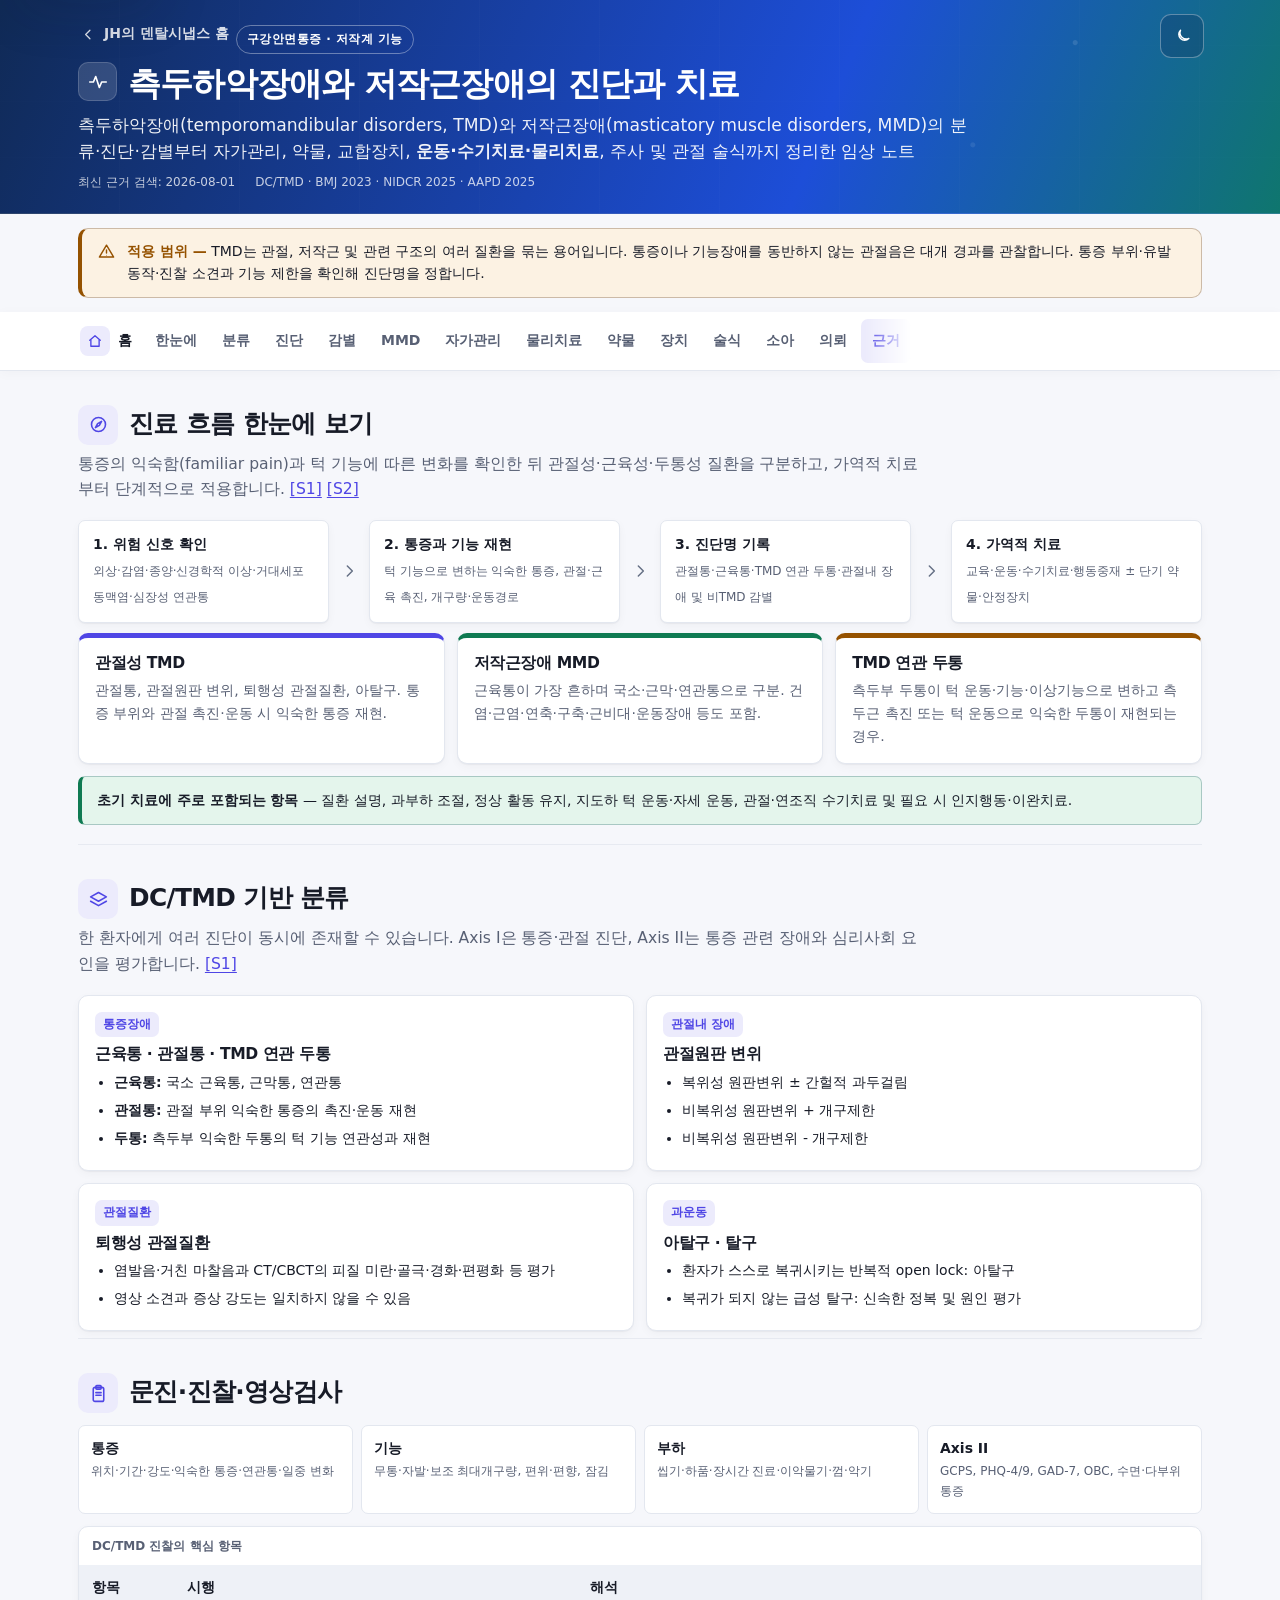
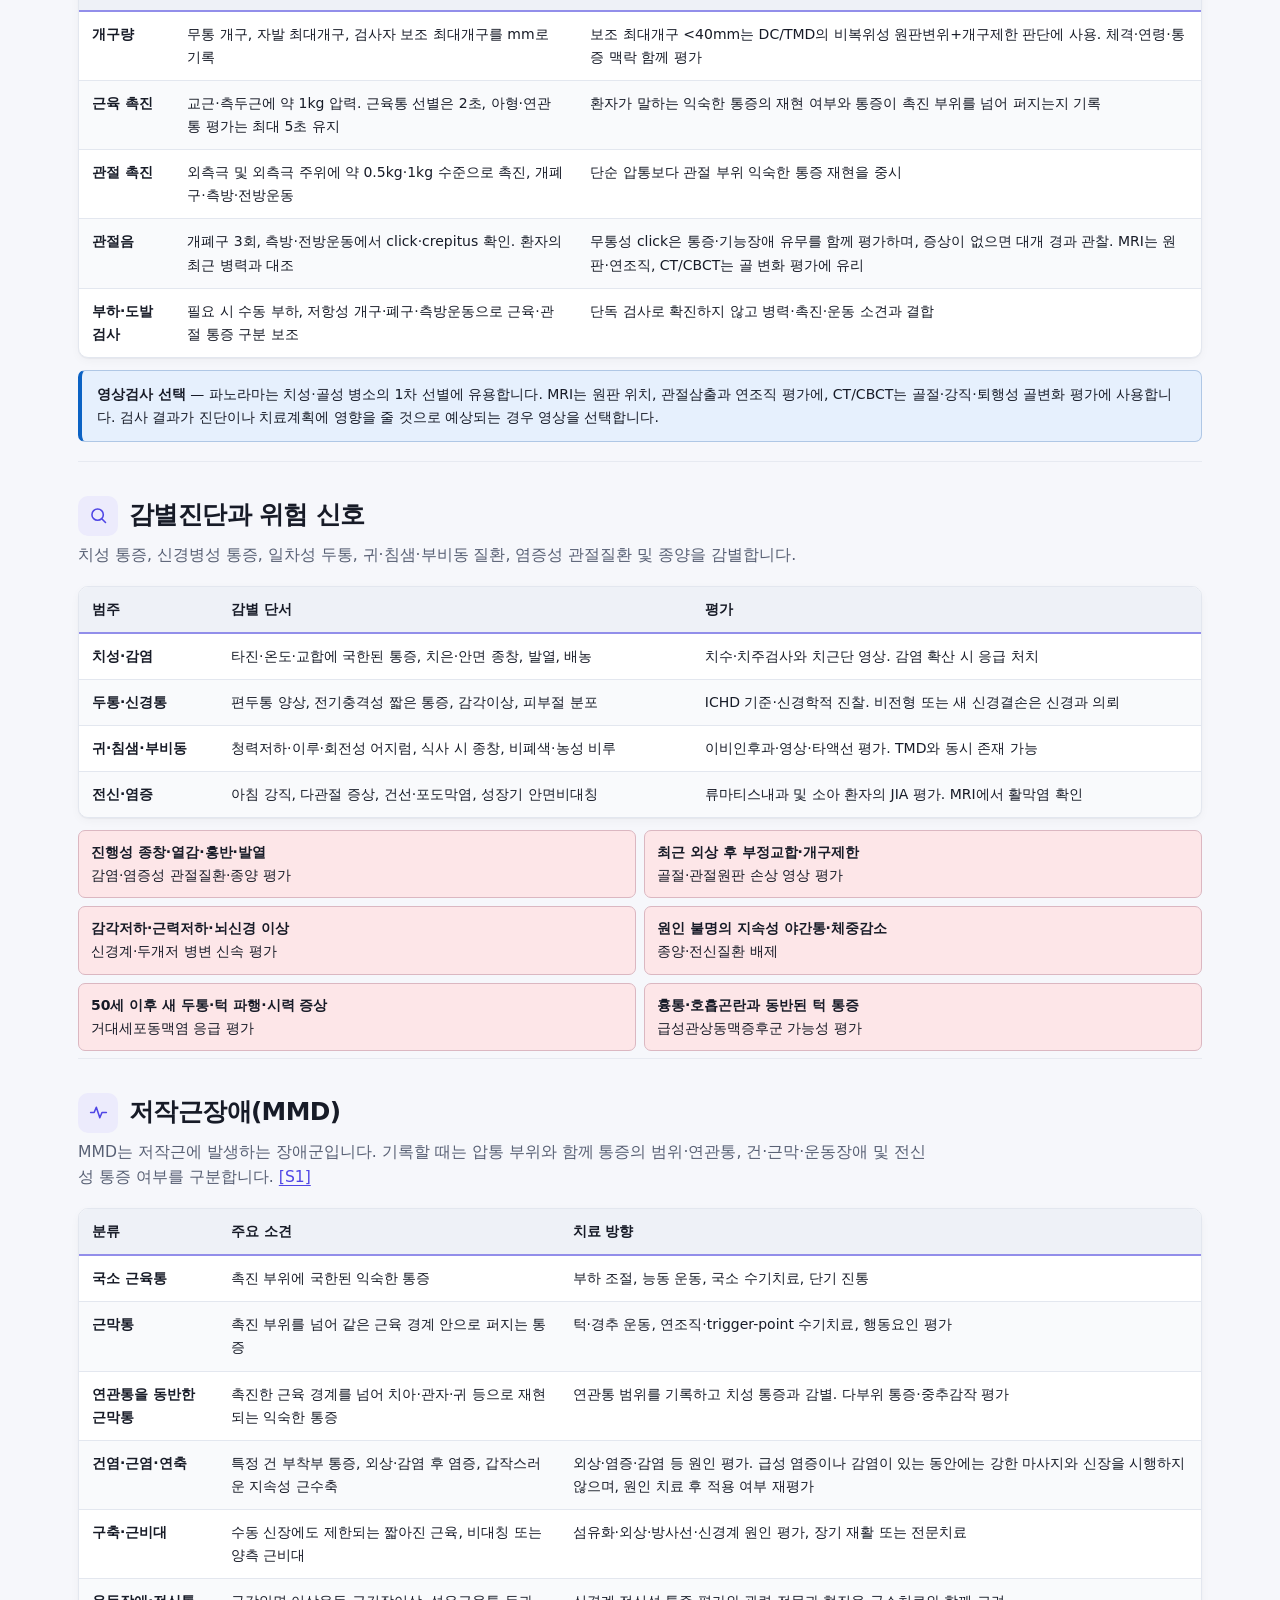
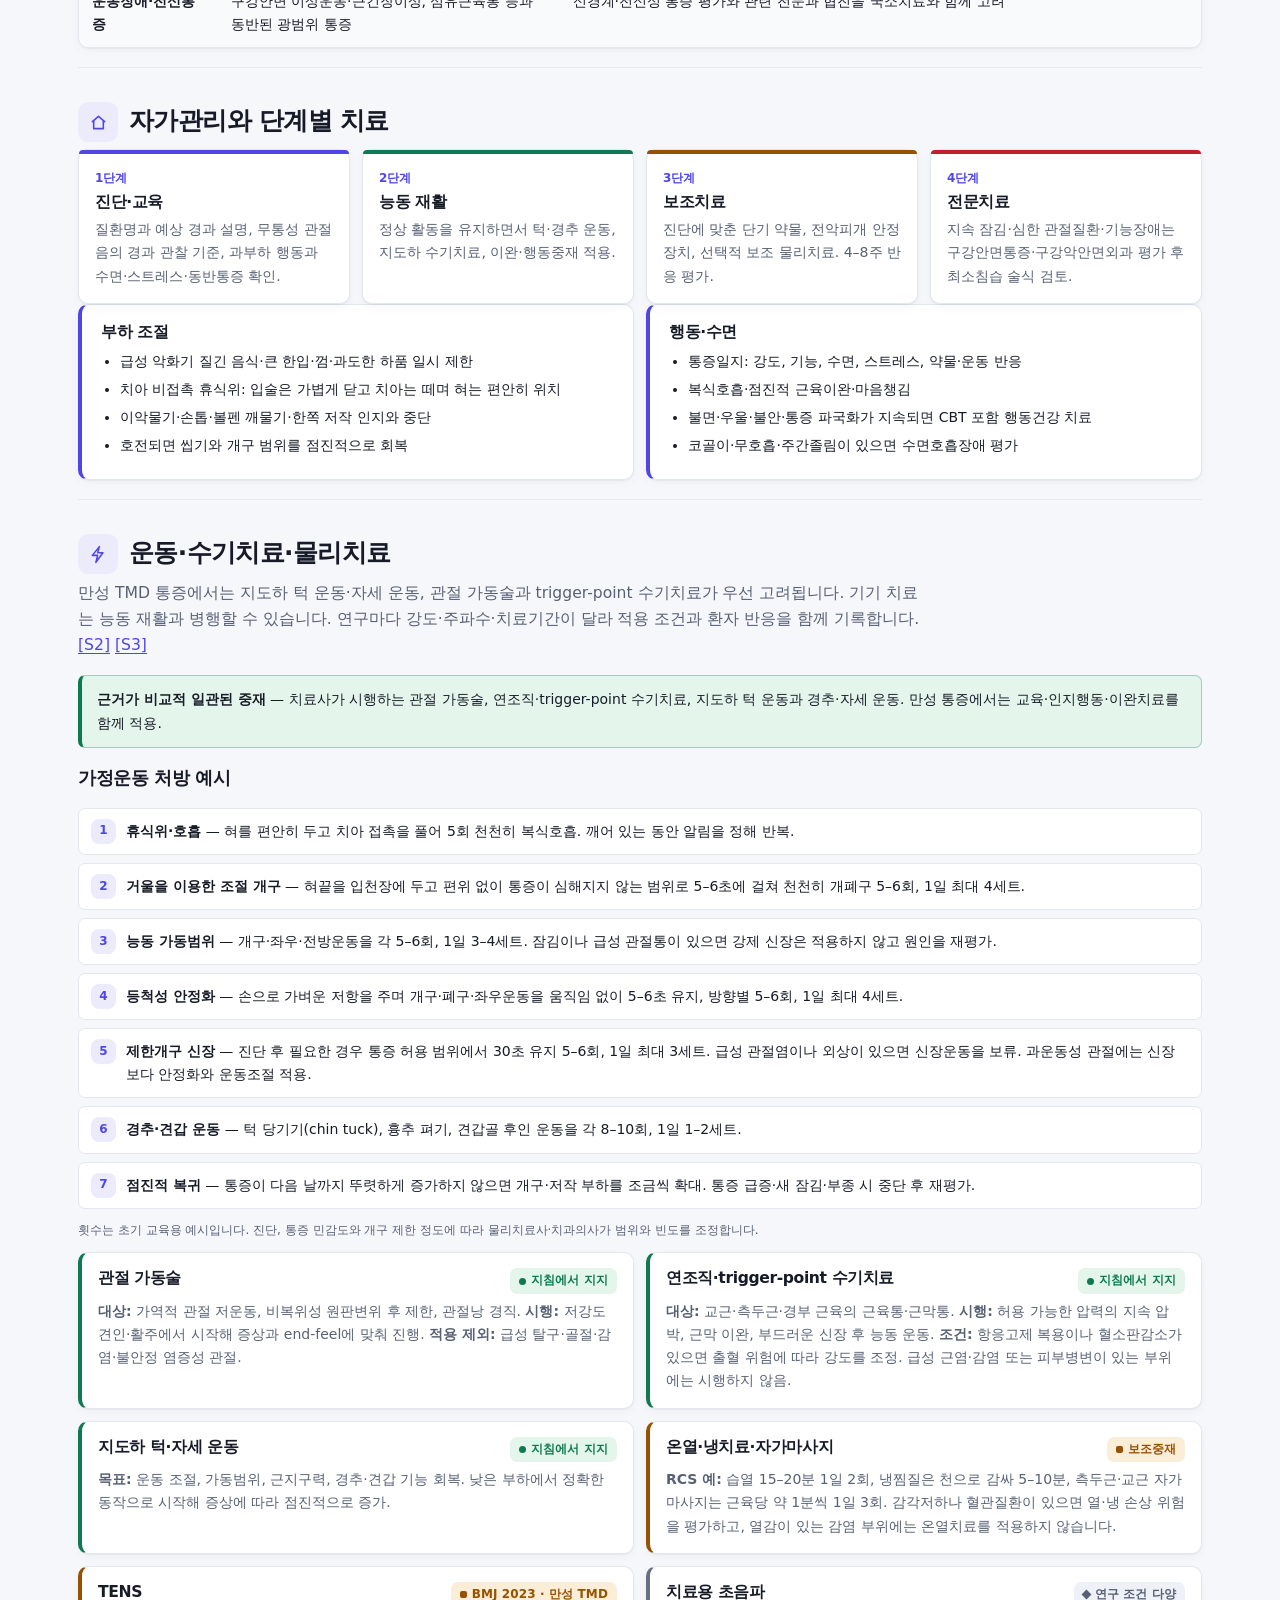
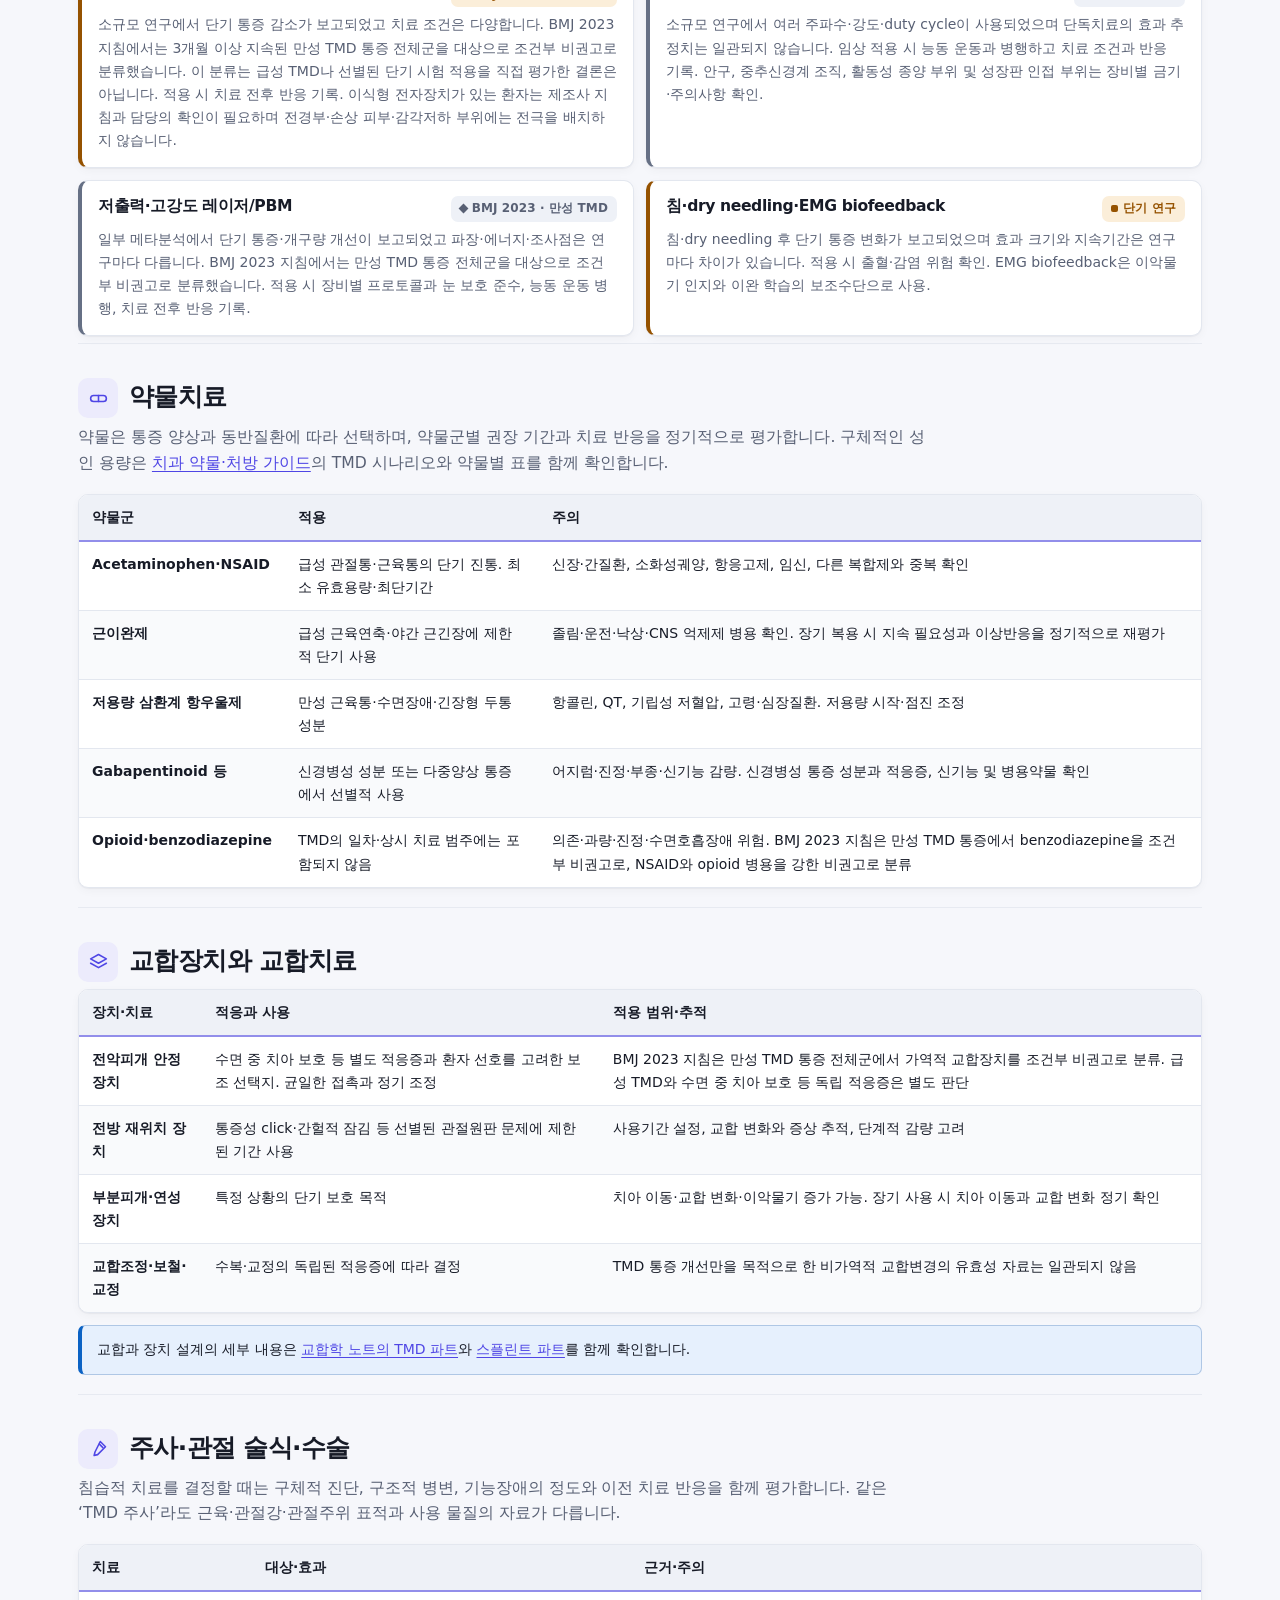
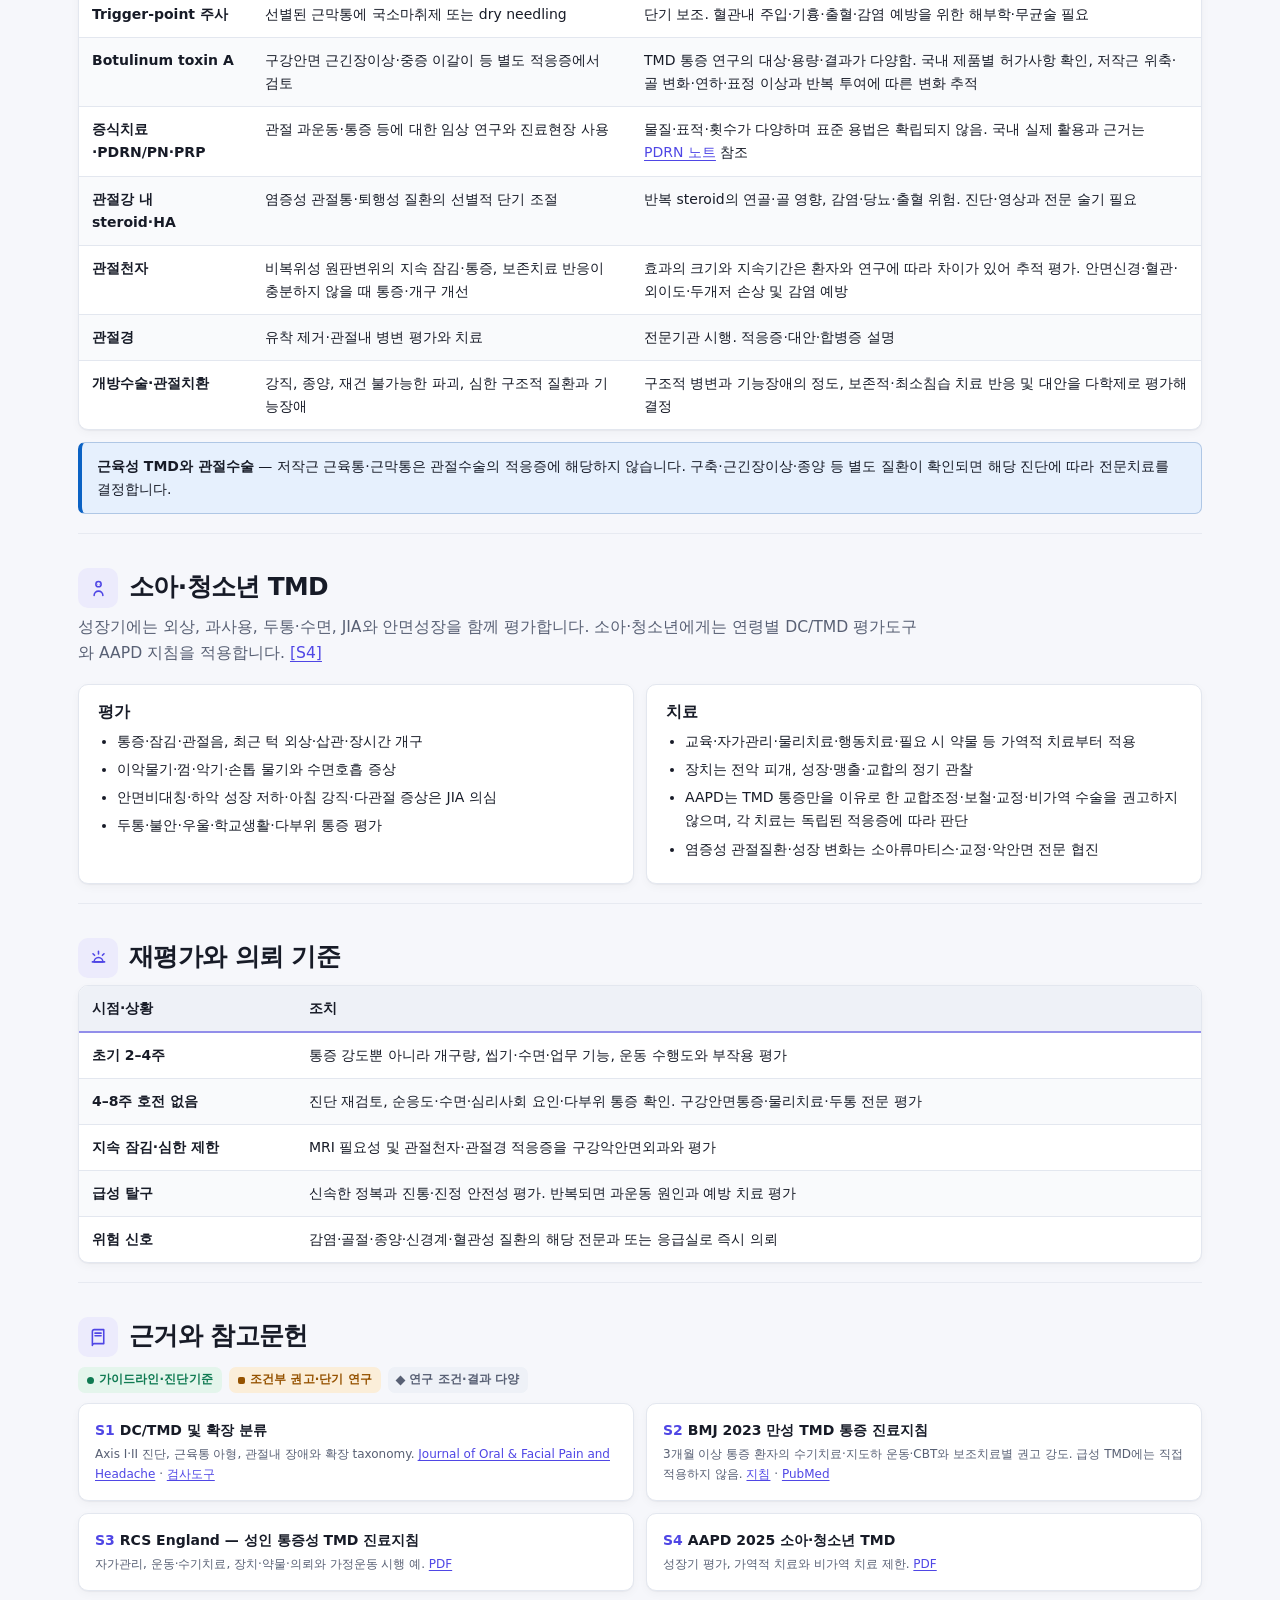
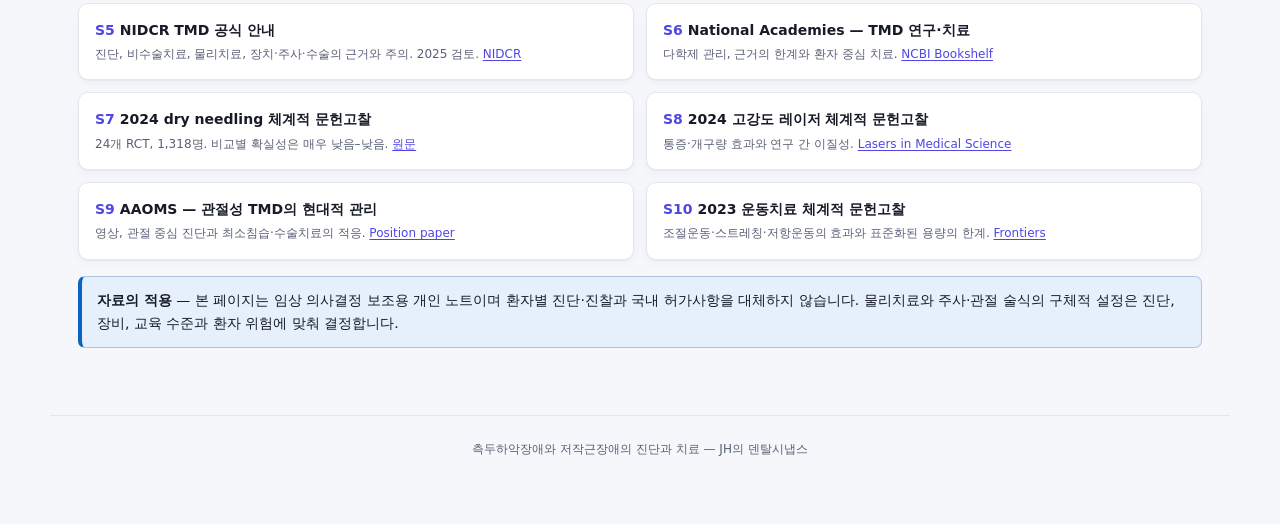
<file: tmd-mmd.html>
<!DOCTYPE html>
<html lang="ko" data-theme="auto">
<head>
<meta charset="UTF-8" />
<meta name="viewport" content="width=device-width, initial-scale=1.0" />
<title>측두하악장애와 저작근장애의 진단과 치료 — JH의 덴탈시냅스</title>
<meta name="description" content="TMD와 저작근장애(MMD)의 DC/TMD 기반 진단, 감별, 자가관리, 약물, 교합장치, 운동·수기치료·물리치료, 주사·관절천자 및 의뢰 기준을 정리한 임상 노트" />
<meta name="theme-color" content="#1d4ed8" />
<link rel="icon" href="assets/favicon.svg" type="image/svg+xml" />
<link rel="stylesheet" href="assets/theme.css?v=7" />
<style>
  body{--hero-1:#102a56;--hero-2:#1d4ed8;--hero-3:#0f766e}
  header.hero p.sub{max-width:82ch}
  .kicker{display:inline-flex;margin-bottom:8px;border:1px solid rgba(255,255,255,.36);border-radius:var(--r-pill);padding:4px 10px;font-size:var(--text-xs);font-weight:850;letter-spacing:.04em}
  .mobile-sections{display:none}
  .summary-grid,.dx-grid,.phase-grid,.modality-grid,.source-grid{display:grid;gap:var(--sp-3)}
  .summary-grid{grid-template-columns:repeat(3,1fr)}
  .dx-grid{grid-template-columns:repeat(2,1fr)}
  .phase-grid{grid-template-columns:repeat(4,1fr)}
  .modality-grid{grid-template-columns:repeat(2,1fr)}
  .source-grid{grid-template-columns:repeat(2,minmax(0,1fr))}
  .summary-card,.dx-card,.phase,.modality,.source{background:var(--surface);border:1px solid var(--line);border-radius:var(--r);padding:15px 16px;box-shadow:var(--shadow-sm)}
  .summary-card{border-top:5px solid var(--brand)}
  .summary-card:nth-child(2){border-top-color:var(--success)}
  .summary-card:nth-child(3){border-top-color:var(--warning)}
  .summary-card h3,.dx-card h3,.phase h3,.modality h3{margin:0 0 6px;font-size:var(--text-base)}
  .summary-card p,.dx-card p,.phase p,.modality p{margin:0;color:var(--ink-2);font-size:var(--text-sm)}
  .dx-card .code{display:inline-flex;margin-bottom:7px;border-radius:var(--r-sm);background:var(--brand-soft);color:var(--brand);padding:3px 8px;font-size:var(--text-xs);font-weight:850}
  .phase{position:relative;padding-top:19px}
  .phase::before{content:"";position:absolute;left:0;right:0;top:0;height:4px;border-radius:var(--r) var(--r) 0 0;background:var(--brand)}
  .phase:nth-child(2)::before{background:var(--success)}.phase:nth-child(3)::before{background:var(--warning)}.phase:nth-child(4)::before{background:var(--danger)}
  .phase .step{display:block;color:var(--brand);font-size:var(--text-xs);font-weight:900;margin-bottom:3px}
  .metric-row{display:grid;grid-template-columns:repeat(4,minmax(0,1fr));gap:8px;margin:12px 0}
  .metric{min-width:0;max-width:100%;overflow-wrap:anywhere;background:var(--surface);border:1px solid var(--line);border-radius:var(--r-sm);padding:11px 12px}
  .metric b{display:block;font-size:var(--text-sm)}.metric span{display:block;color:var(--ink-2);font-size:var(--text-xs);margin-top:2px}
  .modality{border-left:4px solid var(--success)}
  .modality.adjunct{border-left-color:var(--warning)}
  .modality.limited{border-left-color:var(--ink-3)}
  .modality .top{display:flex;align-items:start;justify-content:space-between;gap:8px;margin-bottom:6px}
  .modality .top h3{margin:0}
  .exercise{counter-reset:ex;list-style:none;padding:0;margin:10px 0;display:grid;gap:8px}
  .exercise li{counter-increment:ex;position:relative;padding:11px 12px 11px 47px;background:var(--surface);border:1px solid var(--line);border-radius:var(--r-sm);font-size:var(--text-sm)}
  .exercise li::before{content:counter(ex);position:absolute;left:12px;top:10px;width:25px;height:25px;display:grid;place-items:center;border-radius:8px;background:var(--brand-soft);color:var(--brand);font-size:var(--text-xs);font-weight:900}
  .redflags{display:grid;grid-template-columns:repeat(2,1fr);gap:8px}
  .redflag{background:var(--danger-soft);border:1px solid color-mix(in srgb,var(--danger) 24%,var(--line));border-radius:var(--r-sm);padding:10px 12px;font-size:var(--text-sm)}
  .source{font-size:var(--text-sm)}.source p{margin:3px 0 0;color:var(--ink-2);font-size:var(--text-xs)}.source .refid{color:var(--brand);font-weight:900;margin-right:5px}
  .evidence-key{display:flex;flex-wrap:wrap;gap:7px;margin:10px 0}
  .mini{font-size:var(--text-xs);color:var(--ink-2)}
  .tablewrap thead th{position:static;top:auto}
  details.evidence{background:var(--surface);border:1px solid var(--line);border-radius:var(--r);padding:0 14px;margin:10px 0}
  details.evidence summary{cursor:pointer;font-weight:800;padding:12px 0}details.evidence>div{border-top:1px solid var(--line);padding:12px 0}
  @media(max-width:960px){.summary-grid,.phase-grid,.metric-row{grid-template-columns:repeat(2,minmax(0,1fr))}}
  @media(max-width:720px){.topbar .links{display:none}.mobile-sections{display:block;position:relative;margin-left:auto}.mobile-sections>summary{list-style:none;cursor:pointer;border:1px solid var(--line);border-radius:var(--r-pill);background:var(--surface);padding:7px 11px;font-size:var(--text-xs);font-weight:800}.mobile-sections>summary::-webkit-details-marker{display:none}.mobile-sections nav{position:absolute;right:0;top:43px;width:min(360px,calc(100vw - 32px));display:grid;grid-template-columns:1fr 1fr;gap:5px;background:var(--surface);border:1px solid var(--line);border-radius:var(--r);padding:10px;box-shadow:var(--shadow-lg)}.mobile-sections a{padding:7px 8px;border-radius:var(--r-sm);color:var(--ink-2);font-size:var(--text-xs);font-weight:700}.dx-grid,.modality-grid,.source-grid,.redflags{grid-template-columns:1fr}}
  @media(max-width:520px){.summary-grid,.phase-grid,.metric-row{grid-template-columns:1fr}}
  @media print{.summary-card,.dx-card,.phase,.modality,.source{box-shadow:none;break-inside:avoid}}
</style>
</head>
<body>

<header class="hero">
  <button class="themebtn hero-toggle" id="theme" type="button" aria-label="다크 모드로 전환"><svg aria-hidden="true"><use href="assets/icons.svg#i-moon"/></svg></button>
  <div class="wrap">
    <a class="crumb" href="index.html"><svg aria-hidden="true"><use href="assets/icons.svg#i-arrow-left"/></svg> JH의 덴탈시냅스 홈</a>
    <div class="kicker">구강안면통증 · 저작계 기능</div>
    <h1><span class="logo"><svg aria-hidden="true"><use href="assets/icons.svg#i-activity"/></svg></span>측두하악장애와 저작근장애의 진단과 치료</h1>
    <p class="sub">측두하악장애(temporomandibular disorders, TMD)와 저작근장애(masticatory muscle disorders, MMD)의 분류·진단·감별부터 자가관리, 약물, 교합장치, <b>운동·수기치료·물리치료</b>, 주사 및 관절 술식까지 정리한 임상 노트</p>
    <div class="meta-row"><span>최신 근거 검색: 2026-08-01</span><span>DC/TMD · BMJ 2023 · NIDCR 2025 · AAPD 2025</span></div>
  </div>
</header>

<div class="wrap"><div class="disclaimer"><svg aria-hidden="true"><use href="assets/icons.svg#i-alert"/></svg><div><b>적용 범위 —</b> TMD는 관절, 저작근 및 관련 구조의 여러 질환을 묶는 용어입니다. 통증이나 기능장애를 동반하지 않는 관절음은 대개 경과를 관찰합니다. 통증 부위·유발 동작·진찰 소견과 기능 제한을 확인해 진단명을 정합니다.</div></div></div>

<div class="topbar"><div class="wrap topbar-inner">
  <a class="brand" href="index.html"><span class="logo"><svg aria-hidden="true"><use href="assets/icons.svg#i-home"/></svg></span>홈</a>
  <nav class="links" aria-label="섹션 바로가기"><a href="#quick">한눈에</a><a href="#classification">분류</a><a href="#assessment">진단</a><a href="#differential">감별</a><a href="#mmd">MMD</a><a href="#selfcare">자가관리</a><a href="#physical-therapy">물리치료</a><a href="#medications">약물</a><a href="#splint">장치</a><a href="#procedures">술식</a><a href="#pediatric">소아</a><a href="#referral">의뢰</a><a href="#sources">근거</a></nav>
  <details class="mobile-sections"><summary>섹션 메뉴</summary><nav aria-label="모바일 섹션 바로가기"><a href="#quick">한눈에</a><a href="#classification">분류</a><a href="#assessment">진단</a><a href="#differential">감별</a><a href="#mmd">MMD</a><a href="#selfcare">자가관리</a><a href="#physical-therapy">물리치료</a><a href="#medications">약물</a><a href="#splint">장치</a><a href="#procedures">술식</a><a href="#pediatric">소아</a><a href="#referral">의뢰</a><a href="#sources">근거</a></nav></details>
  <div class="spacer"></div>
</div></div>

<main class="wrap">
<section id="quick">
  <div class="sec-head"><span class="ic"><svg aria-hidden="true"><use href="assets/icons.svg#i-compass"/></svg></span><h2>진료 흐름 한눈에 보기</h2></div>
  <p class="sec-desc">통증의 익숙함(familiar pain)과 턱 기능에 따른 변화를 확인한 뒤 관절성·근육성·두통성 질환을 구분하고, 가역적 치료부터 단계적으로 적용합니다. <a href="#s1">[S1]</a> <a href="#s2">[S2]</a></p>
  <div class="flow">
    <div class="step"><b>1. 위험 신호 확인</b><small>외상·감염·종양·신경학적 이상·거대세포동맥염·심장성 연관통</small></div><div class="arrow"><svg aria-hidden="true"><use href="assets/icons.svg#i-arrow-right"/></svg></div>
    <div class="step"><b>2. 통증과 기능 재현</b><small>턱 기능으로 변하는 익숙한 통증, 관절·근육 촉진, 개구량·운동경로</small></div><div class="arrow"><svg aria-hidden="true"><use href="assets/icons.svg#i-arrow-right"/></svg></div>
    <div class="step"><b>3. 진단명 기록</b><small>관절통·근육통·TMD 연관 두통·관절내 장애 및 비TMD 감별</small></div><div class="arrow"><svg aria-hidden="true"><use href="assets/icons.svg#i-arrow-right"/></svg></div>
    <div class="step"><b>4. 가역적 치료</b><small>교육·운동·수기치료·행동중재 ± 단기 약물·안정장치</small></div>
  </div>
  <div class="summary-grid">
    <article class="summary-card"><h3>관절성 TMD</h3><p>관절통, 관절원판 변위, 퇴행성 관절질환, 아탈구. 통증 부위와 관절 촉진·운동 시 익숙한 통증 재현.</p></article>
    <article class="summary-card"><h3>저작근장애 MMD</h3><p>근육통이 가장 흔하며 국소·근막·연관통으로 구분. 건염·근염·연축·구축·근비대·운동장애 등도 포함.</p></article>
    <article class="summary-card"><h3>TMD 연관 두통</h3><p>측두부 두통이 턱 운동·기능·이상기능으로 변하고 측두근 촉진 또는 턱 운동으로 익숙한 두통이 재현되는 경우.</p></article>
  </div>
  <div class="callout ok"><b>초기 치료에 주로 포함되는 항목</b> — 질환 설명, 과부하 조절, 정상 활동 유지, 지도하 턱 운동·자세 운동, 관절·연조직 수기치료 및 필요 시 인지행동·이완치료.</div>
</section>

<section id="classification">
  <div class="sec-head"><span class="ic"><svg aria-hidden="true"><use href="assets/icons.svg#i-layers"/></svg></span><h2>DC/TMD 기반 분류</h2></div>
  <p class="sec-desc">한 환자에게 여러 진단이 동시에 존재할 수 있습니다. Axis I은 통증·관절 진단, Axis II는 통증 관련 장애와 심리사회 요인을 평가합니다. <a href="#s1">[S1]</a></p>
  <div class="dx-grid">
    <article class="dx-card"><span class="code">통증장애</span><h3>근육통 · 관절통 · TMD 연관 두통</h3><ul class="tight"><li><b>근육통:</b> 국소 근육통, 근막통, 연관통</li><li><b>관절통:</b> 관절 부위 익숙한 통증의 촉진·운동 재현</li><li><b>두통:</b> 측두부 익숙한 두통의 턱 기능 연관성과 재현</li></ul></article>
    <article class="dx-card"><span class="code">관절내 장애</span><h3>관절원판 변위</h3><ul class="tight"><li>복위성 원판변위 ± 간헐적 과두걸림</li><li>비복위성 원판변위 + 개구제한</li><li>비복위성 원판변위 - 개구제한</li></ul></article>
    <article class="dx-card"><span class="code">관절질환</span><h3>퇴행성 관절질환</h3><ul class="tight"><li>염발음·거친 마찰음과 CT/CBCT의 피질 미란·골극·경화·편평화 등 평가</li><li>영상 소견과 증상 강도는 일치하지 않을 수 있음</li></ul></article>
    <article class="dx-card"><span class="code">과운동</span><h3>아탈구 · 탈구</h3><ul class="tight"><li>환자가 스스로 복귀시키는 반복적 open lock: 아탈구</li><li>복귀가 되지 않는 급성 탈구: 신속한 정복 및 원인 평가</li></ul></article>
  </div>
</section>

<section id="assessment">
  <div class="sec-head"><span class="ic"><svg aria-hidden="true"><use href="assets/icons.svg#i-clipboard"/></svg></span><h2>문진·진찰·영상검사</h2></div>
  <div class="metric-row">
    <article class="metric"><b>통증</b><span>위치·기간·강도·익숙한 통증·연관통·일중 변화</span></article><article class="metric"><b>기능</b><span>무통·자발·보조 최대개구량, 편위·편향, 잠김</span></article><article class="metric"><b>부하</b><span>씹기·하품·장시간 진료·이악물기·껌·악기</span></article><article class="metric"><b>Axis II</b><span>GCPS, PHQ-4/9, GAD-7, OBC, 수면·다부위 통증</span></article>
  </div>
  <div class="tablewrap flat"><table class="cards"><caption>DC/TMD 진찰의 핵심 항목</caption><thead><tr><th>항목</th><th>시행</th><th>해석</th></tr></thead><tbody>
    <tr><td data-label="항목"><b>개구량</b></td><td data-label="시행">무통 개구, 자발 최대개구, 검사자 보조 최대개구를 mm로 기록</td><td data-label="해석">보조 최대개구 &lt;40mm는 DC/TMD의 비복위성 원판변위+개구제한 판단에 사용. 체격·연령·통증 맥락 함께 평가</td></tr>
    <tr><td data-label="항목"><b>근육 촉진</b></td><td data-label="시행">교근·측두근에 약 1kg 압력. 근육통 선별은 2초, 아형·연관통 평가는 최대 5초 유지</td><td data-label="해석">환자가 말하는 익숙한 통증의 재현 여부와 통증이 촉진 부위를 넘어 퍼지는지 기록</td></tr>
    <tr><td data-label="항목"><b>관절 촉진</b></td><td data-label="시행">외측극 및 외측극 주위에 약 0.5kg·1kg 수준으로 촉진, 개폐구·측방·전방운동</td><td data-label="해석">단순 압통보다 관절 부위 익숙한 통증 재현을 중시</td></tr>
    <tr><td data-label="항목"><b>관절음</b></td><td data-label="시행">개폐구 3회, 측방·전방운동에서 click·crepitus 확인. 환자의 최근 병력과 대조</td><td data-label="해석">무통성 click은 통증·기능장애 유무를 함께 평가하며, 증상이 없으면 대개 경과 관찰. MRI는 원판·연조직, CT/CBCT는 골 변화 평가에 유리</td></tr>
    <tr><td data-label="항목"><b>부하·도발검사</b></td><td data-label="시행">필요 시 수동 부하, 저항성 개구·폐구·측방운동으로 근육·관절 통증 구분 보조</td><td data-label="해석">단독 검사로 확진하지 않고 병력·촉진·운동 소견과 결합</td></tr>
  </tbody></table></div>
  <div class="callout"><b>영상검사 선택</b> — 파노라마는 치성·골성 병소의 1차 선별에 유용합니다. MRI는 원판 위치, 관절삼출과 연조직 평가에, CT/CBCT는 골절·강직·퇴행성 골변화 평가에 사용합니다. 검사 결과가 진단이나 치료계획에 영향을 줄 것으로 예상되는 경우 영상을 선택합니다.</div>
</section>

<section id="differential">
  <div class="sec-head"><span class="ic"><svg aria-hidden="true"><use href="assets/icons.svg#i-search"/></svg></span><h2>감별진단과 위험 신호</h2></div>
  <p class="sec-desc">치성 통증, 신경병성 통증, 일차성 두통, 귀·침샘·부비동 질환, 염증성 관절질환 및 종양을 감별합니다.</p>
  <div class="tablewrap flat"><table class="cards"><thead><tr><th>범주</th><th>감별 단서</th><th>평가</th></tr></thead><tbody>
    <tr><td data-label="범주"><b>치성·감염</b></td><td data-label="단서">타진·온도·교합에 국한된 통증, 치은·안면 종창, 발열, 배농</td><td data-label="평가">치수·치주검사와 치근단 영상. 감염 확산 시 응급 처치</td></tr>
    <tr><td data-label="범주"><b>두통·신경통</b></td><td data-label="단서">편두통 양상, 전기충격성 짧은 통증, 감각이상, 피부절 분포</td><td data-label="평가">ICHD 기준·신경학적 진찰. 비전형 또는 새 신경결손은 신경과 의뢰</td></tr>
    <tr><td data-label="범주"><b>귀·침샘·부비동</b></td><td data-label="단서">청력저하·이루·회전성 어지럼, 식사 시 종창, 비폐색·농성 비루</td><td data-label="평가">이비인후과·영상·타액선 평가. TMD와 동시 존재 가능</td></tr>
    <tr><td data-label="범주"><b>전신·염증</b></td><td data-label="단서">아침 강직, 다관절 증상, 건선·포도막염, 성장기 안면비대칭</td><td data-label="평가">류마티스내과 및 소아 환자의 JIA 평가. MRI에서 활막염 확인</td></tr>
  </tbody></table></div>
  <div class="redflags">
    <div class="redflag"><b>진행성 종창·열감·홍반·발열</b><br>감염·염증성 관절질환·종양 평가</div><div class="redflag"><b>최근 외상 후 부정교합·개구제한</b><br>골절·관절원판 손상 영상 평가</div><div class="redflag"><b>감각저하·근력저하·뇌신경 이상</b><br>신경계·두개저 병변 신속 평가</div><div class="redflag"><b>원인 불명의 지속성 야간통·체중감소</b><br>종양·전신질환 배제</div><div class="redflag"><b>50세 이후 새 두통·턱 파행·시력 증상</b><br>거대세포동맥염 응급 평가</div><div class="redflag"><b>흉통·호흡곤란과 동반된 턱 통증</b><br>급성관상동맥증후군 가능성 평가</div>
  </div>
</section>

<section id="mmd">
  <div class="sec-head"><span class="ic"><svg aria-hidden="true"><use href="assets/icons.svg#i-activity"/></svg></span><h2>저작근장애(MMD)</h2></div>
  <p class="sec-desc">MMD는 저작근에 발생하는 장애군입니다. 기록할 때는 압통 부위와 함께 통증의 범위·연관통, 건·근막·운동장애 및 전신성 통증 여부를 구분합니다. <a href="#s1">[S1]</a></p>
  <div class="tablewrap flat"><table class="cards"><thead><tr><th>분류</th><th>주요 소견</th><th>치료 방향</th></tr></thead><tbody>
    <tr><td data-label="분류"><b>국소 근육통</b></td><td data-label="소견">촉진 부위에 국한된 익숙한 통증</td><td data-label="방향">부하 조절, 능동 운동, 국소 수기치료, 단기 진통</td></tr>
    <tr><td data-label="분류"><b>근막통</b></td><td data-label="소견">촉진 부위를 넘어 같은 근육 경계 안으로 퍼지는 통증</td><td data-label="방향">턱·경추 운동, 연조직·trigger-point 수기치료, 행동요인 평가</td></tr>
    <tr><td data-label="분류"><b>연관통을 동반한 근막통</b></td><td data-label="소견">촉진한 근육 경계를 넘어 치아·관자·귀 등으로 재현되는 익숙한 통증</td><td data-label="방향">연관통 범위를 기록하고 치성 통증과 감별. 다부위 통증·중추감작 평가</td></tr>
    <tr><td data-label="분류"><b>건염·근염·연축</b></td><td data-label="소견">특정 건 부착부 통증, 외상·감염 후 염증, 갑작스러운 지속성 근수축</td><td data-label="방향">외상·염증·감염 등 원인 평가. 급성 염증이나 감염이 있는 동안에는 강한 마사지와 신장을 시행하지 않으며, 원인 치료 후 적용 여부 재평가</td></tr>
    <tr><td data-label="분류"><b>구축·근비대</b></td><td data-label="소견">수동 신장에도 제한되는 짧아진 근육, 비대칭 또는 양측 근비대</td><td data-label="방향">섬유화·외상·방사선·신경계 원인 평가, 장기 재활 또는 전문치료</td></tr>
    <tr><td data-label="분류"><b>운동장애·전신통증</b></td><td data-label="소견">구강안면 이상운동·근긴장이상, 섬유근육통 등과 동반된 광범위 통증</td><td data-label="방향">신경계·전신성 통증 평가와 관련 전문과 협진을 국소치료와 함께 고려</td></tr>
  </tbody></table></div>
</section>

<section id="selfcare">
  <div class="sec-head"><span class="ic"><svg aria-hidden="true"><use href="assets/icons.svg#i-home"/></svg></span><h2>자가관리와 단계별 치료</h2></div>
  <div class="phase-grid">
    <article class="phase"><span class="step">1단계</span><h3>진단·교육</h3><p>질환명과 예상 경과 설명, 무통성 관절음의 경과 관찰 기준, 과부하 행동과 수면·스트레스·동반통증 확인.</p></article><article class="phase"><span class="step">2단계</span><h3>능동 재활</h3><p>정상 활동을 유지하면서 턱·경추 운동, 지도하 수기치료, 이완·행동중재 적용.</p></article><article class="phase"><span class="step">3단계</span><h3>보조치료</h3><p>진단에 맞춘 단기 약물, 전악피개 안정장치, 선택적 보조 물리치료. 4–8주 반응 평가.</p></article><article class="phase"><span class="step">4단계</span><h3>전문치료</h3><p>지속 잠김·심한 관절질환·기능장애는 구강안면통증·구강악안면외과 평가 후 최소침습 술식 검토.</p></article>
  </div>
  <div class="cols">
    <article class="card bl"><h3>부하 조절</h3><ul class="tight"><li>급성 악화기 질긴 음식·큰 한입·껌·과도한 하품 일시 제한</li><li>치아 비접촉 휴식위: 입술은 가볍게 닫고 치아는 떼며 혀는 편안히 위치</li><li>이악물기·손톱·볼펜 깨물기·한쪽 저작 인지와 중단</li><li>호전되면 씹기와 개구 범위를 점진적으로 회복</li></ul></article>
    <article class="card bl"><h3>행동·수면</h3><ul class="tight"><li>통증일지: 강도, 기능, 수면, 스트레스, 약물·운동 반응</li><li>복식호흡·점진적 근육이완·마음챙김</li><li>불면·우울·불안·통증 파국화가 지속되면 CBT 포함 행동건강 치료</li><li>코골이·무호흡·주간졸림이 있으면 수면호흡장애 평가</li></ul></article>
  </div>
</section>

<section id="physical-therapy">
  <div class="sec-head"><span class="ic"><svg aria-hidden="true"><use href="assets/icons.svg#i-bolt"/></svg></span><h2>운동·수기치료·물리치료</h2></div>
  <p class="sec-desc">만성 TMD 통증에서는 지도하 턱 운동·자세 운동, 관절 가동술과 trigger-point 수기치료가 우선 고려됩니다. 기기 치료는 능동 재활과 병행할 수 있습니다. 연구마다 강도·주파수·치료기간이 달라 적용 조건과 환자 반응을 함께 기록합니다. <a href="#s2">[S2]</a> <a href="#s3">[S3]</a></p>
  <div class="callout ok"><b>근거가 비교적 일관된 중재</b> — 치료사가 시행하는 관절 가동술, 연조직·trigger-point 수기치료, 지도하 턱 운동과 경추·자세 운동. 만성 통증에서는 교육·인지행동·이완치료를 함께 적용.</div>
  <h3>가정운동 처방 예시</h3>
  <ol class="exercise">
    <li><b>휴식위·호흡</b> — 혀를 편안히 두고 치아 접촉을 풀어 5회 천천히 복식호흡. 깨어 있는 동안 알림을 정해 반복.</li>
    <li><b>거울을 이용한 조절 개구</b> — 혀끝을 입천장에 두고 편위 없이 통증이 심해지지 않는 범위로 5–6초에 걸쳐 천천히 개폐구 5–6회, 1일 최대 4세트.</li>
    <li><b>능동 가동범위</b> — 개구·좌우·전방운동을 각 5–6회, 1일 3–4세트. 잠김이나 급성 관절통이 있으면 강제 신장은 적용하지 않고 원인을 재평가.</li>
    <li><b>등척성 안정화</b> — 손으로 가벼운 저항을 주며 개구·폐구·좌우운동을 움직임 없이 5–6초 유지, 방향별 5–6회, 1일 최대 4세트.</li>
    <li><b>제한개구 신장</b> — 진단 후 필요한 경우 통증 허용 범위에서 30초 유지 5–6회, 1일 최대 3세트. 급성 관절염이나 외상이 있으면 신장운동을 보류. 과운동성 관절에는 신장보다 안정화와 운동조절 적용.</li>
    <li><b>경추·견갑 운동</b> — 턱 당기기(chin tuck), 흉추 펴기, 견갑골 후인 운동을 각 8–10회, 1일 1–2세트.</li>
    <li><b>점진적 복귀</b> — 통증이 다음 날까지 뚜렷하게 증가하지 않으면 개구·저작 부하를 조금씩 확대. 통증 급증·새 잠김·부종 시 중단 후 재평가.</li>
  </ol>
  <p class="mini">횟수는 초기 교육용 예시입니다. 진단, 통증 민감도와 개구 제한 정도에 따라 물리치료사·치과의사가 범위와 빈도를 조정합니다.</p>
  <div class="modality-grid">
    <article class="modality"><div class="top"><h3>관절 가동술</h3><span class="badge rec">지침에서 지지</span></div><p><b>대상:</b> 가역적 관절 저운동, 비복위성 원판변위 후 제한, 관절낭 경직. <b>시행:</b> 저강도 견인·활주에서 시작해 증상과 end-feel에 맞춰 진행. <b>적용 제외:</b> 급성 탈구·골절·감염·불안정 염증성 관절.</p></article>
    <article class="modality"><div class="top"><h3>연조직·trigger-point 수기치료</h3><span class="badge rec">지침에서 지지</span></div><p><b>대상:</b> 교근·측두근·경부 근육의 근육통·근막통. <b>시행:</b> 허용 가능한 압력의 지속 압박, 근막 이완, 부드러운 신장 후 능동 운동. <b>조건:</b> 항응고제 복용이나 혈소판감소가 있으면 출혈 위험에 따라 강도를 조정. 급성 근염·감염 또는 피부병변이 있는 부위에는 시행하지 않음.</p></article>
    <article class="modality"><div class="top"><h3>지도하 턱·자세 운동</h3><span class="badge rec">지침에서 지지</span></div><p><b>목표:</b> 운동 조절, 가동범위, 근지구력, 경추·견갑 기능 회복. 낮은 부하에서 정확한 동작으로 시작해 증상에 따라 점진적으로 증가.</p></article>
    <article class="modality adjunct"><div class="top"><h3>온열·냉치료·자가마사지</h3><span class="badge exp">보조중재</span></div><p><b>RCS 예:</b> 습열 15–20분 1일 2회, 냉찜질은 천으로 감싸 5–10분, 측두근·교근 자가마사지는 근육당 약 1분씩 1일 3회. 감각저하나 혈관질환이 있으면 열·냉 손상 위험을 평가하고, 열감이 있는 감염 부위에는 온열치료를 적용하지 않습니다.</p></article>
    <article class="modality adjunct"><div class="top"><h3>TENS</h3><span class="badge exp">BMJ 2023 · 만성 TMD</span></div><p>소규모 연구에서 단기 통증 감소가 보고되었고 치료 조건은 다양합니다. BMJ 2023 지침에서는 3개월 이상 지속된 만성 TMD 통증 전체군을 대상으로 조건부 비권고로 분류했습니다. 이 분류는 급성 TMD나 선별된 단기 시험 적용을 직접 평가한 결론은 아닙니다. 적용 시 치료 전후 반응 기록. 이식형 전자장치가 있는 환자는 제조사 지침과 담당의 확인이 필요하며 전경부·손상 피부·감각저하 부위에는 전극을 배치하지 않습니다.</p></article>
    <article class="modality limited"><div class="top"><h3>치료용 초음파</h3><span class="badge lim">연구 조건 다양</span></div><p>소규모 연구에서 여러 주파수·강도·duty cycle이 사용되었으며 단독치료의 효과 추정치는 일관되지 않습니다. 임상 적용 시 능동 운동과 병행하고 치료 조건과 반응 기록. 안구, 중추신경계 조직, 활동성 종양 부위 및 성장판 인접 부위는 장비별 금기·주의사항 확인.</p></article>
    <article class="modality limited"><div class="top"><h3>저출력·고강도 레이저/PBM</h3><span class="badge lim">BMJ 2023 · 만성 TMD</span></div><p>일부 메타분석에서 단기 통증·개구량 개선이 보고되었고 파장·에너지·조사점은 연구마다 다릅니다. BMJ 2023 지침에서는 만성 TMD 통증 전체군을 대상으로 조건부 비권고로 분류했습니다. 적용 시 장비별 프로토콜과 눈 보호 준수, 능동 운동 병행, 치료 전후 반응 기록.</p></article>
    <article class="modality adjunct"><div class="top"><h3>침·dry needling·EMG biofeedback</h3><span class="badge exp">단기 연구</span></div><p>침·dry needling 후 단기 통증 변화가 보고되었으며 효과 크기와 지속기간은 연구마다 차이가 있습니다. 적용 시 출혈·감염 위험 확인. EMG biofeedback은 이악물기 인지와 이완 학습의 보조수단으로 사용.</p></article>
  </div>
</section>

<section id="medications">
  <div class="sec-head"><span class="ic"><svg aria-hidden="true"><use href="assets/icons.svg#i-pill"/></svg></span><h2>약물치료</h2></div>
  <p class="sec-desc">약물은 통증 양상과 동반질환에 따라 선택하며, 약물군별 권장 기간과 치료 반응을 정기적으로 평가합니다. 구체적인 성인 용량은 <a href="drug-guide.html">치과 약물·처방 가이드</a>의 TMD 시나리오와 약물별 표를 함께 확인합니다.</p>
  <div class="tablewrap flat"><table class="cards"><thead><tr><th>약물군</th><th>적용</th><th>주의</th></tr></thead><tbody>
    <tr><td data-label="약물군"><b>Acetaminophen·NSAID</b></td><td data-label="적용">급성 관절통·근육통의 단기 진통. 최소 유효용량·최단기간</td><td data-label="주의">신장·간질환, 소화성궤양, 항응고제, 임신, 다른 복합제와 중복 확인</td></tr>
    <tr><td data-label="약물군"><b>근이완제</b></td><td data-label="적용">급성 근육연축·야간 근긴장에 제한적 단기 사용</td><td data-label="주의">졸림·운전·낙상·CNS 억제제 병용 확인. 장기 복용 시 지속 필요성과 이상반응을 정기적으로 재평가</td></tr>
    <tr><td data-label="약물군"><b>저용량 삼환계 항우울제</b></td><td data-label="적용">만성 근육통·수면장애·긴장형 두통 성분</td><td data-label="주의">항콜린, QT, 기립성 저혈압, 고령·심장질환. 저용량 시작·점진 조정</td></tr>
    <tr><td data-label="약물군"><b>Gabapentinoid 등</b></td><td data-label="적용">신경병성 성분 또는 다중양상 통증에서 선별적 사용</td><td data-label="주의">어지럼·진정·부종·신기능 감량. 신경병성 통증 성분과 적응증, 신기능 및 병용약물 확인</td></tr>
    <tr><td data-label="약물군"><b>Opioid·benzodiazepine</b></td><td data-label="적용">TMD의 일차·상시 치료 범주에는 포함되지 않음</td><td data-label="주의">의존·과량·진정·수면호흡장애 위험. BMJ 2023 지침은 만성 TMD 통증에서 benzodiazepine을 조건부 비권고로, NSAID와 opioid 병용을 강한 비권고로 분류</td></tr>
  </tbody></table></div>
</section>

<section id="splint">
  <div class="sec-head"><span class="ic"><svg aria-hidden="true"><use href="assets/icons.svg#i-layers"/></svg></span><h2>교합장치와 교합치료</h2></div>
  <div class="tablewrap flat"><table class="cards"><thead><tr><th>장치·치료</th><th>적응과 사용</th><th>적용 범위·추적</th></tr></thead><tbody>
    <tr><td data-label="장치"><b>전악피개 안정장치</b></td><td data-label="적응">수면 중 치아 보호 등 별도 적응증과 환자 선호를 고려한 보조 선택지. 균일한 접촉과 정기 조정</td><td data-label="범위">BMJ 2023 지침은 만성 TMD 통증 전체군에서 가역적 교합장치를 조건부 비권고로 분류. 급성 TMD와 수면 중 치아 보호 등 독립 적응증은 별도 판단</td></tr>
    <tr><td data-label="장치"><b>전방 재위치 장치</b></td><td data-label="적응">통증성 click·간헐적 잠김 등 선별된 관절원판 문제에 제한된 기간 사용</td><td data-label="범위">사용기간 설정, 교합 변화와 증상 추적, 단계적 감량 고려</td></tr>
    <tr><td data-label="장치"><b>부분피개·연성 장치</b></td><td data-label="적응">특정 상황의 단기 보호 목적</td><td data-label="범위">치아 이동·교합 변화·이악물기 증가 가능. 장기 사용 시 치아 이동과 교합 변화 정기 확인</td></tr>
    <tr><td data-label="장치"><b>교합조정·보철·교정</b></td><td data-label="적응">수복·교정의 독립된 적응증에 따라 결정</td><td data-label="범위">TMD 통증 개선만을 목적으로 한 비가역적 교합변경의 유효성 자료는 일관되지 않음</td></tr>
  </tbody></table></div>
  <div class="callout">교합과 장치 설계의 세부 내용은 <a href="occlusion.html#s9">교합학 노트의 TMD 파트</a>와 <a href="occlusion.html#s10">스플린트 파트</a>를 함께 확인합니다.</div>
</section>

<section id="procedures">
  <div class="sec-head"><span class="ic"><svg aria-hidden="true"><use href="assets/icons.svg#i-tool"/></svg></span><h2>주사·관절 술식·수술</h2></div>
  <p class="sec-desc">침습적 치료를 결정할 때는 구체적 진단, 구조적 병변, 기능장애의 정도와 이전 치료 반응을 함께 평가합니다. 같은 ‘TMD 주사’라도 근육·관절강·관절주위 표적과 사용 물질의 자료가 다릅니다.</p>
  <div class="tablewrap flat"><table class="cards"><thead><tr><th>치료</th><th>대상·효과</th><th>근거·주의</th></tr></thead><tbody>
    <tr><td data-label="치료"><b>Trigger-point 주사</b></td><td data-label="대상">선별된 근막통에 국소마취제 또는 dry needling</td><td data-label="주의">단기 보조. 혈관내 주입·기흉·출혈·감염 예방을 위한 해부학·무균술 필요</td></tr>
    <tr><td data-label="치료"><b>Botulinum toxin A</b></td><td data-label="대상">구강안면 근긴장이상·중증 이갈이 등 별도 적응증에서 검토</td><td data-label="주의">TMD 통증 연구의 대상·용량·결과가 다양함. 국내 제품별 허가사항 확인, 저작근 위축·골 변화·연하·표정 이상과 반복 투여에 따른 변화 추적</td></tr>
    <tr><td data-label="치료"><b>증식치료·PDRN/PN·PRP</b></td><td data-label="대상">관절 과운동·통증 등에 대한 임상 연구와 진료현장 사용</td><td data-label="주의">물질·표적·횟수가 다양하며 표준 용법은 확립되지 않음. 국내 실제 활용과 근거는 <a href="pdrn.html#tmd">PDRN 노트</a> 참조</td></tr>
    <tr><td data-label="치료"><b>관절강 내 steroid·HA</b></td><td data-label="대상">염증성 관절통·퇴행성 질환의 선별적 단기 조절</td><td data-label="주의">반복 steroid의 연골·골 영향, 감염·당뇨·출혈 위험. 진단·영상과 전문 술기 필요</td></tr>
    <tr><td data-label="치료"><b>관절천자</b></td><td data-label="대상">비복위성 원판변위의 지속 잠김·통증, 보존치료 반응이 충분하지 않을 때 통증·개구 개선</td><td data-label="주의">효과의 크기와 지속기간은 환자와 연구에 따라 차이가 있어 추적 평가. 안면신경·혈관·외이도·두개저 손상 및 감염 예방</td></tr>
    <tr><td data-label="치료"><b>관절경</b></td><td data-label="대상">유착 제거·관절내 병변 평가와 치료</td><td data-label="주의">전문기관 시행. 적응증·대안·합병증 설명</td></tr>
    <tr><td data-label="치료"><b>개방수술·관절치환</b></td><td data-label="대상">강직, 종양, 재건 불가능한 파괴, 심한 구조적 질환과 기능장애</td><td data-label="주의">구조적 병변과 기능장애의 정도, 보존적·최소침습 치료 반응 및 대안을 다학제로 평가해 결정</td></tr>
  </tbody></table></div>
  <div class="callout"><b>근육성 TMD와 관절수술</b> — 저작근 근육통·근막통은 관절수술의 적응증에 해당하지 않습니다. 구축·근긴장이상·종양 등 별도 질환이 확인되면 해당 진단에 따라 전문치료를 결정합니다.</div>
</section>

<section id="pediatric">
  <div class="sec-head"><span class="ic"><svg aria-hidden="true"><use href="assets/icons.svg#i-baby"/></svg></span><h2>소아·청소년 TMD</h2></div>
  <p class="sec-desc">성장기에는 외상, 과사용, 두통·수면, JIA와 안면성장을 함께 평가합니다. 소아·청소년에게는 연령별 DC/TMD 평가도구와 AAPD 지침을 적용합니다. <a href="#s4">[S4]</a></p>
  <div class="cols">
    <article class="card"><h3>평가</h3><ul class="tight"><li>통증·잠김·관절음, 최근 턱 외상·삽관·장시간 개구</li><li>이악물기·껌·악기·손톱 물기와 수면호흡 증상</li><li>안면비대칭·하악 성장 저하·아침 강직·다관절 증상은 JIA 의심</li><li>두통·불안·우울·학교생활·다부위 통증 평가</li></ul></article>
    <article class="card"><h3>치료</h3><ul class="tight"><li>교육·자가관리·물리치료·행동치료·필요 시 약물 등 가역적 치료부터 적용</li><li>장치는 전악 피개, 성장·맹출·교합의 정기 관찰</li><li>AAPD는 TMD 통증만을 이유로 한 교합조정·보철·교정·비가역 수술을 권고하지 않으며, 각 치료는 독립된 적응증에 따라 판단</li><li>염증성 관절질환·성장 변화는 소아류마티스·교정·악안면 전문 협진</li></ul></article>
  </div>
</section>

<section id="referral">
  <div class="sec-head"><span class="ic"><svg aria-hidden="true"><use href="assets/icons.svg#i-siren"/></svg></span><h2>재평가와 의뢰 기준</h2></div>
  <div class="tablewrap flat"><table class="cards"><thead><tr><th>시점·상황</th><th>조치</th></tr></thead><tbody>
    <tr><td data-label="상황"><b>초기 2–4주</b></td><td data-label="조치">통증 강도뿐 아니라 개구량, 씹기·수면·업무 기능, 운동 수행도와 부작용 평가</td></tr>
    <tr><td data-label="상황"><b>4–8주 호전 없음</b></td><td data-label="조치">진단 재검토, 순응도·수면·심리사회 요인·다부위 통증 확인. 구강안면통증·물리치료·두통 전문 평가</td></tr>
    <tr><td data-label="상황"><b>지속 잠김·심한 제한</b></td><td data-label="조치">MRI 필요성 및 관절천자·관절경 적응증을 구강악안면외과와 평가</td></tr>
    <tr><td data-label="상황"><b>급성 탈구</b></td><td data-label="조치">신속한 정복과 진통·진정 안전성 평가. 반복되면 과운동 원인과 예방 치료 평가</td></tr>
    <tr><td data-label="상황"><b>위험 신호</b></td><td data-label="조치">감염·골절·종양·신경계·혈관성 질환의 해당 전문과 또는 응급실로 즉시 의뢰</td></tr>
  </tbody></table></div>
</section>

<section id="sources">
  <div class="sec-head"><span class="ic"><svg aria-hidden="true"><use href="assets/icons.svg#i-book"/></svg></span><h2>근거와 참고문헌</h2></div>
  <div class="evidence-key"><span class="badge rec">가이드라인·진단기준</span><span class="badge exp">조건부 권고·단기 연구</span><span class="badge lim">연구 조건·결과 다양</span></div>
  <div class="source-grid">
    <article class="source" id="s1"><span class="refid">S1</span><b>DC/TMD 및 확장 분류</b><p>Axis I·II 진단, 근육통 아형, 관절내 장애와 확장 taxonomy. <a href="https://files.jofph.com/files/article/20231214-383/pdf/ofph_28_1_Schiffman_02.pdf" target="_blank" rel="noopener">Journal of Oral &amp; Facial Pain and Headache</a> · <a href="https://inform-iadr.com/new/wp-content/uploads/2024/01/DC-TMD-English-Assessment-Instruments_2020_02_06_secured.pdf" target="_blank" rel="noopener">검사도구</a></p></article>
    <article class="source" id="s2"><span class="refid">S2</span><b>BMJ 2023 만성 TMD 통증 진료지침</b><p>3개월 이상 통증 환자의 수기치료·지도하 운동·CBT와 보조치료별 권고 강도. 급성 TMD에는 직접 적용하지 않음. <a href="https://www.bmj.com/content/383/bmj-2023-076227" target="_blank" rel="noopener">지침</a> · <a href="https://pubmed.ncbi.nlm.nih.gov/38101929/" target="_blank" rel="noopener">PubMed</a></p></article>
    <article class="source" id="s3"><span class="refid">S3</span><b>RCS England — 성인 통증성 TMD 진료지침</b><p>자가관리, 운동·수기치료, 장치·약물·의뢰와 가정운동 시행 예. <a href="https://www.rcseng.ac.uk/-/media/FDS/Comprehensive-guideline-Management-of-painful-Temporomandibular-disorder-in-adults.pdf" target="_blank" rel="noopener">PDF</a></p></article>
    <article class="source" id="s4"><span class="refid">S4</span><b>AAPD 2025 소아·청소년 TMD</b><p>성장기 평가, 가역적 치료와 비가역 치료 제한. <a href="https://www.aapd.org/globalassets/media/policies_guidelines/bp_tempdisorders25.pdf" target="_blank" rel="noopener">PDF</a></p></article>
    <article class="source" id="s5"><span class="refid">S5</span><b>NIDCR TMD 공식 안내</b><p>진단, 비수술치료, 물리치료, 장치·주사·수술의 근거와 주의. 2025 검토. <a href="https://www.nidcr.nih.gov/health-info/tmd" target="_blank" rel="noopener">NIDCR</a></p></article>
    <article class="source" id="s6"><span class="refid">S6</span><b>National Academies — TMD 연구·치료</b><p>다학제 관리, 근거의 한계와 환자 중심 치료. <a href="https://www.ncbi.nlm.nih.gov/books/NBK557986/" target="_blank" rel="noopener">NCBI Bookshelf</a></p></article>
    <article class="source" id="s7"><span class="refid">S7</span><b>2024 dry needling 체계적 문헌고찰</b><p>24개 RCT, 1,318명. 비교별 확실성은 매우 낮음–낮음. <a href="https://pmc.ncbi.nlm.nih.gov/articles/PMC11581761/" target="_blank" rel="noopener">원문</a></p></article>
    <article class="source" id="s8"><span class="refid">S8</span><b>2024 고강도 레이저 체계적 문헌고찰</b><p>통증·개구량 효과와 연구 간 이질성. <a href="https://link.springer.com/article/10.1007/s10103-024-04162-4" target="_blank" rel="noopener">Lasers in Medical Science</a></p></article>
    <article class="source" id="s9"><span class="refid">S9</span><b>AAOMS — 관절성 TMD의 현대적 관리</b><p>영상, 관절 중심 진단과 최소침습·수술치료의 적응. <a href="https://aaoms.org/wp-content/uploads/2024/08/tmj-contemporary-mgmt-position-paper.pdf" target="_blank" rel="noopener">Position paper</a></p></article>
    <article class="source" id="s10"><span class="refid">S10</span><b>2023 운동치료 체계적 문헌고찰</b><p>조절운동·스트레칭·저항운동의 효과와 표준화된 용량의 한계. <a href="https://www.frontiersin.org/journals/oral-health/articles/10.3389/froh.2023.1170966/full" target="_blank" rel="noopener">Frontiers</a></p></article>
  </div>
  <div class="callout" style="margin-top:16px"><b>자료의 적용</b> — 본 페이지는 임상 의사결정 보조용 개인 노트이며 환자별 진단·진찰과 국내 허가사항을 대체하지 않습니다. 물리치료와 주사·관절 술식의 구체적 설정은 진단, 장비, 교육 수준과 환자 위험에 맞춰 결정합니다.</div>
</section>
</main>

<button id="toTop" type="button" title="맨 위로" aria-label="맨 위로"><svg aria-hidden="true"><use href="assets/icons.svg#i-arrow-up"/></svg></button>
<footer class="wrap">측두하악장애와 저작근장애의 진단과 치료 — JH의 덴탈시냅스</footer>
<script>
(()=>{
  const links=[...document.querySelectorAll('.topbar .links a')],map={};
  links.forEach(a=>{map[a.getAttribute('href').slice(1)]=a;});
  if('IntersectionObserver' in window){const observer=new IntersectionObserver(entries=>{entries.forEach(entry=>{if(entry.isIntersecting){links.forEach(a=>a.classList.remove('active'));if(map[entry.target.id])map[entry.target.id].classList.add('active');}});},{rootMargin:'-34% 0px -60% 0px'});Object.keys(map).forEach(id=>{const section=document.getElementById(id);if(section)observer.observe(section);});}
  document.querySelectorAll('.mobile-sections a').forEach(a=>a.addEventListener('click',()=>a.closest('details').removeAttribute('open')));
  const top=document.getElementById('toTop');addEventListener('scroll',()=>top.classList.toggle('show',scrollY>600),{passive:true});top.addEventListener('click',()=>scrollTo({top:0,behavior:'smooth'}));
})();
</script>
<script src="assets/theme.js?v=5"></script>
</body>
</html>
</file>
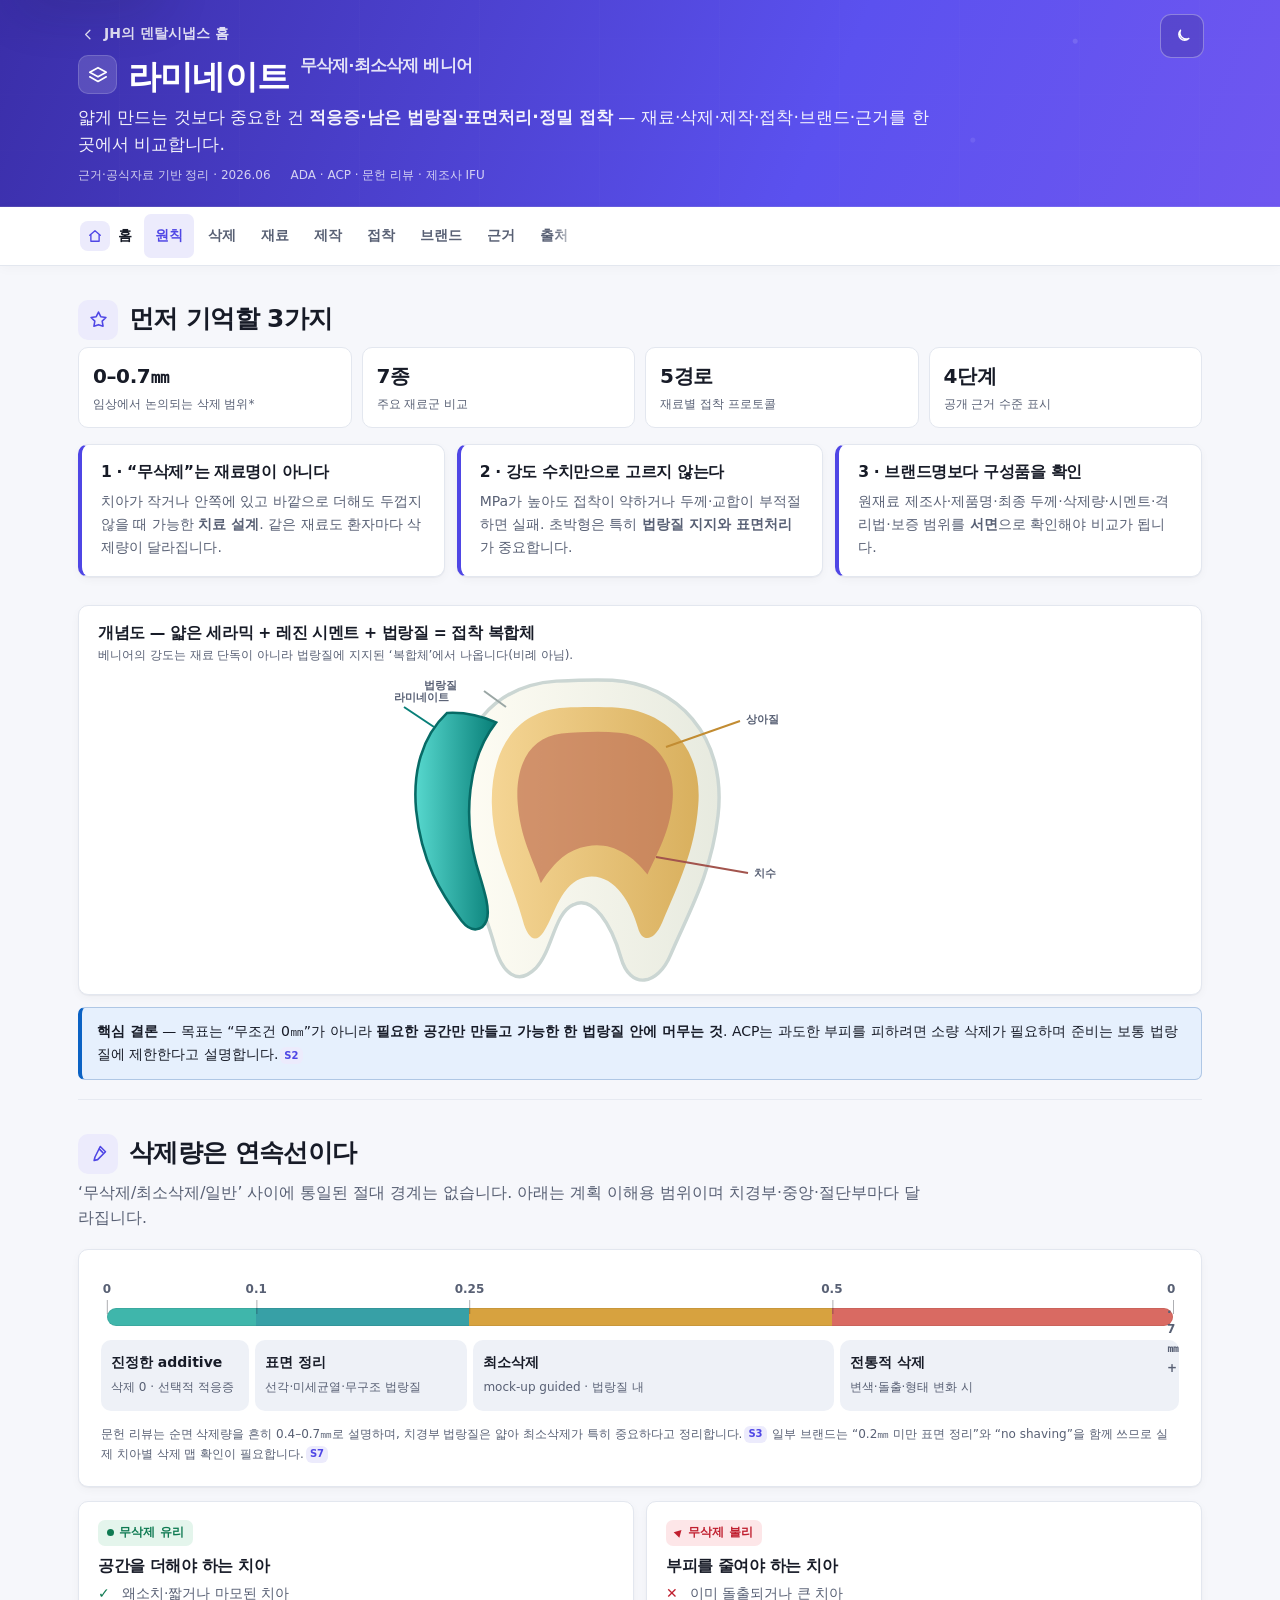
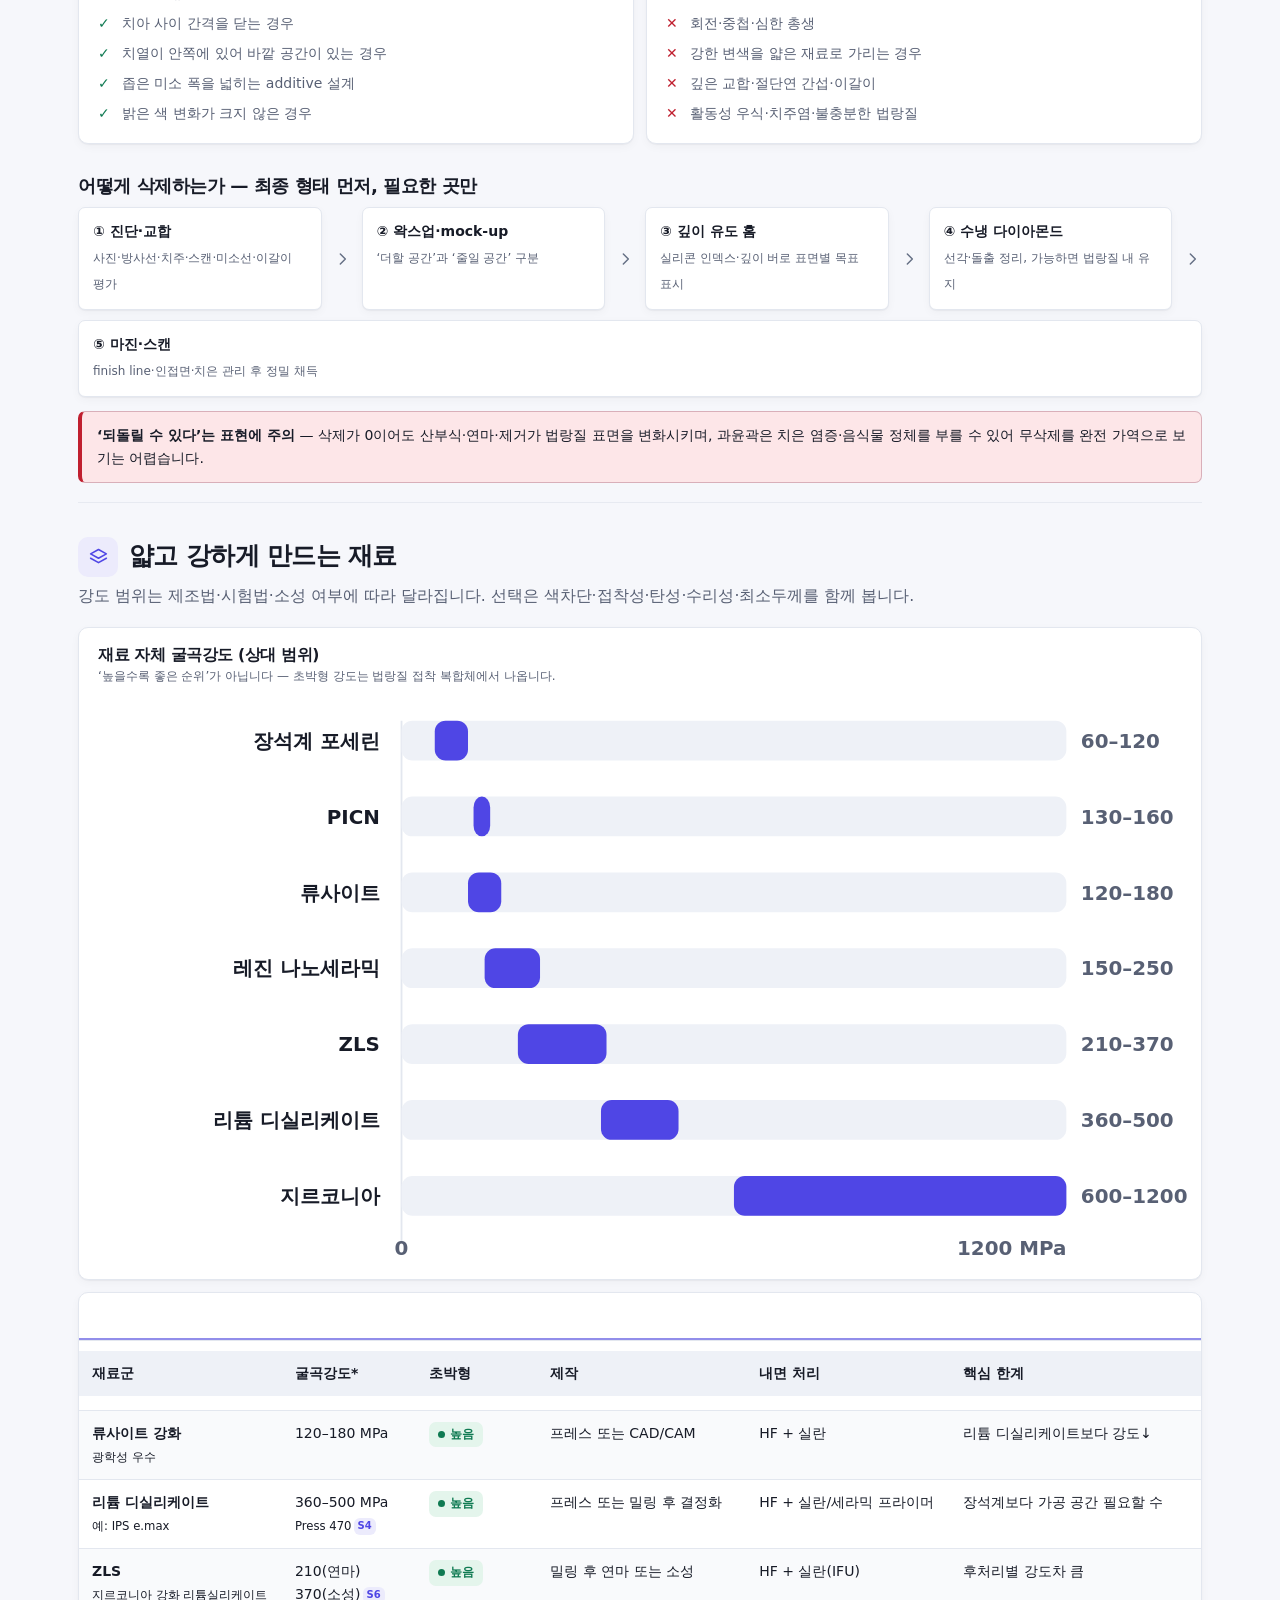
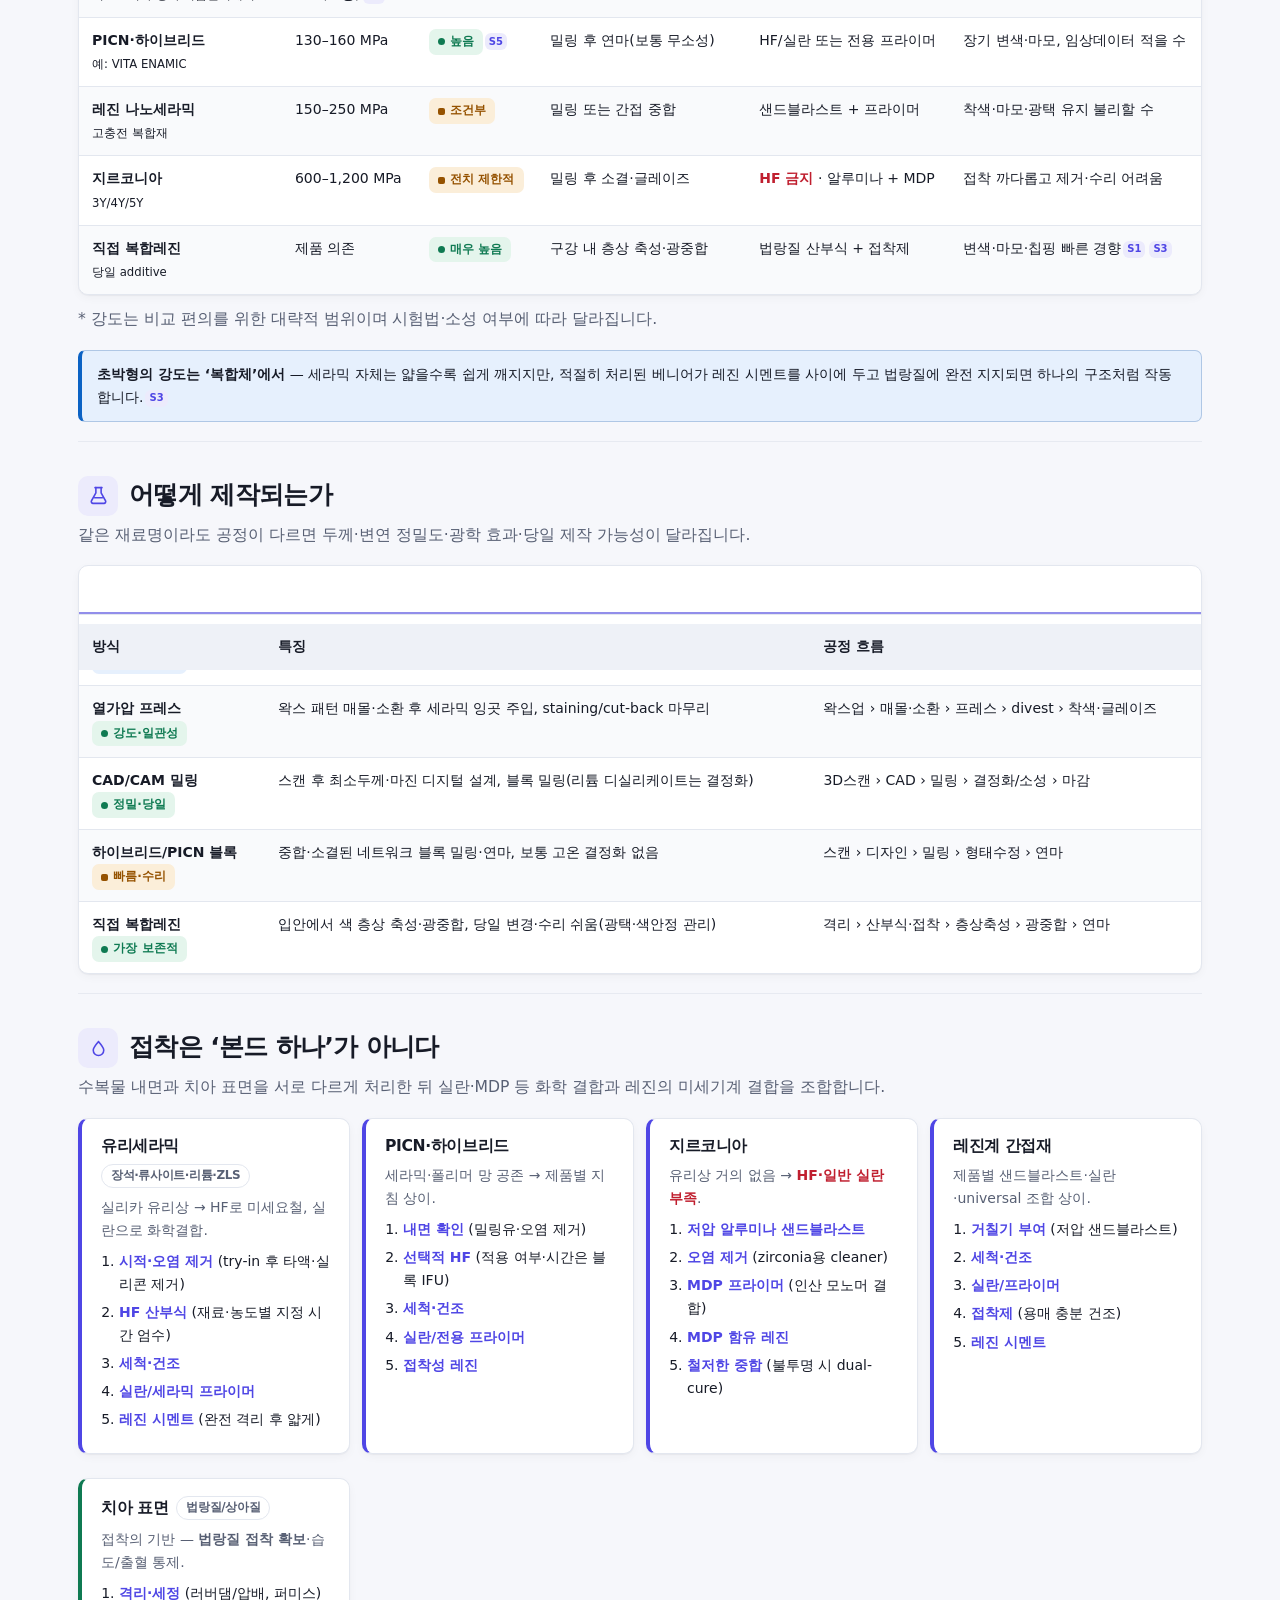
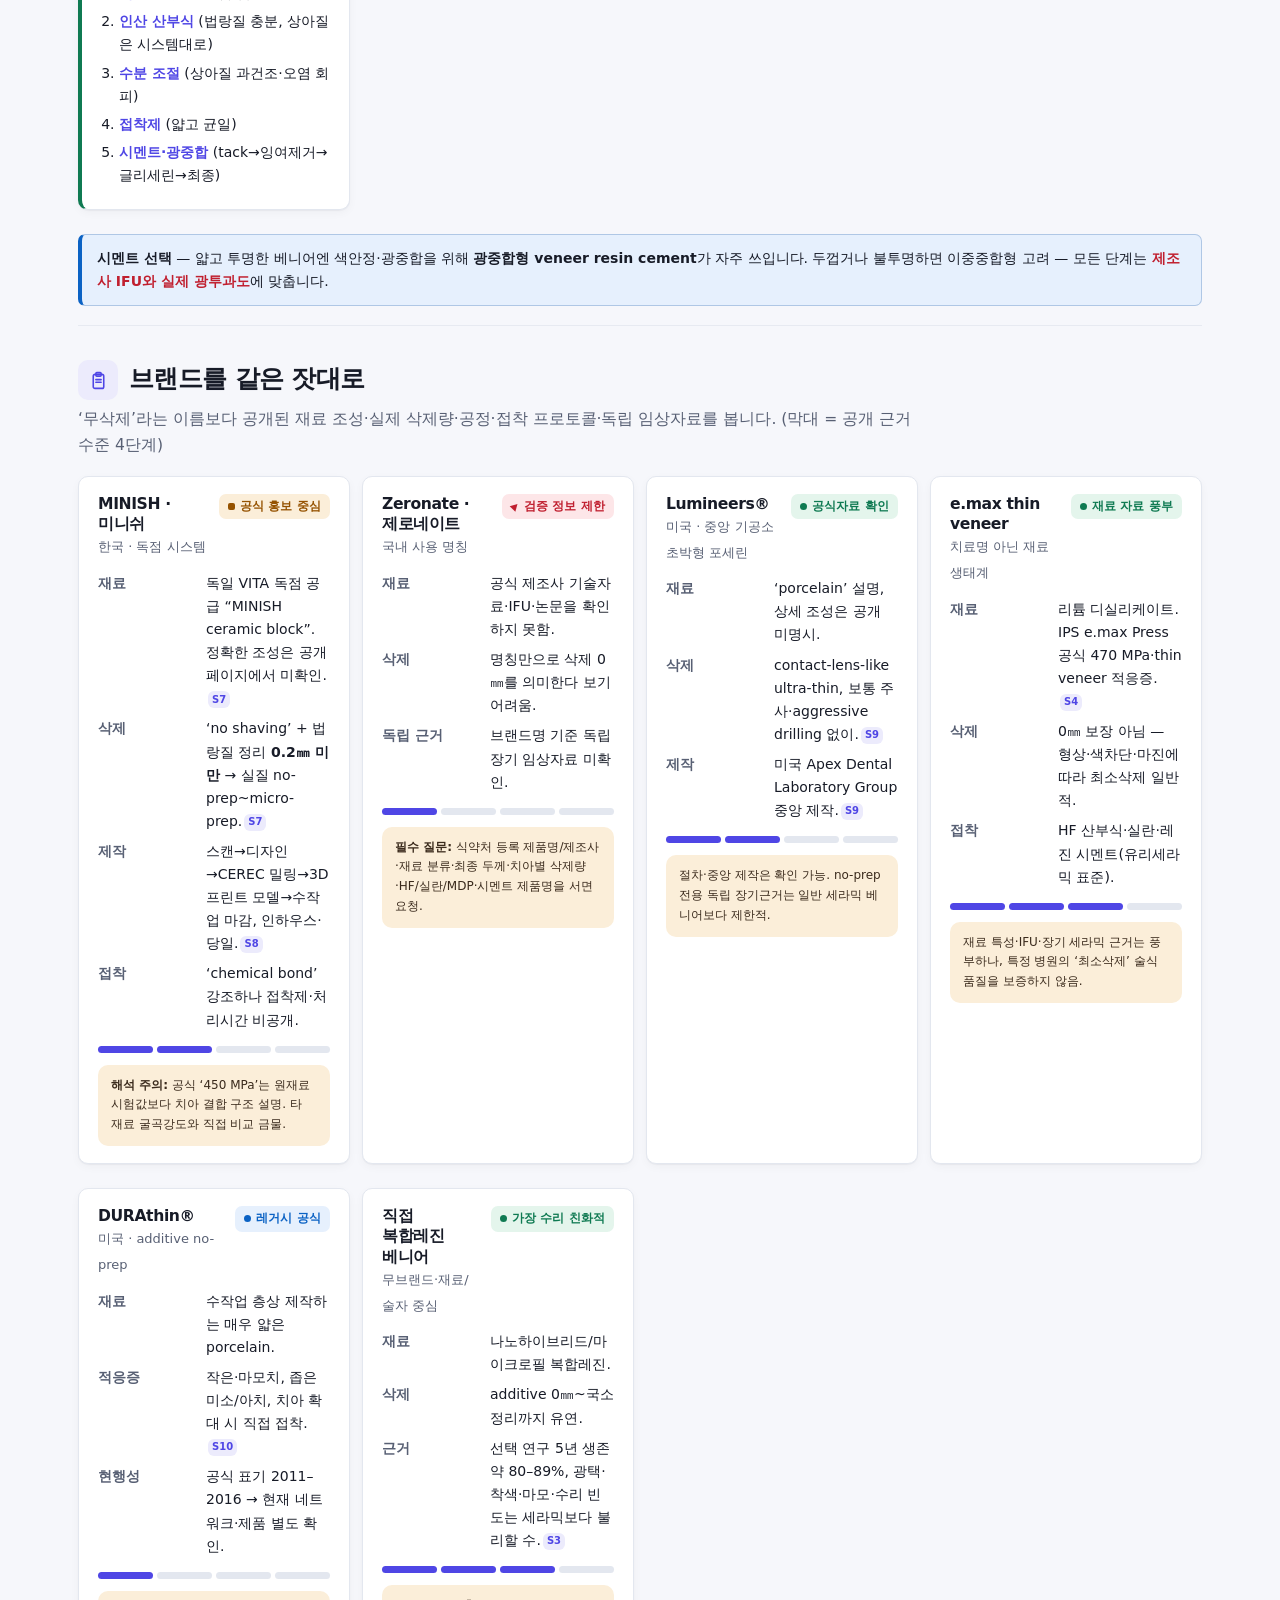
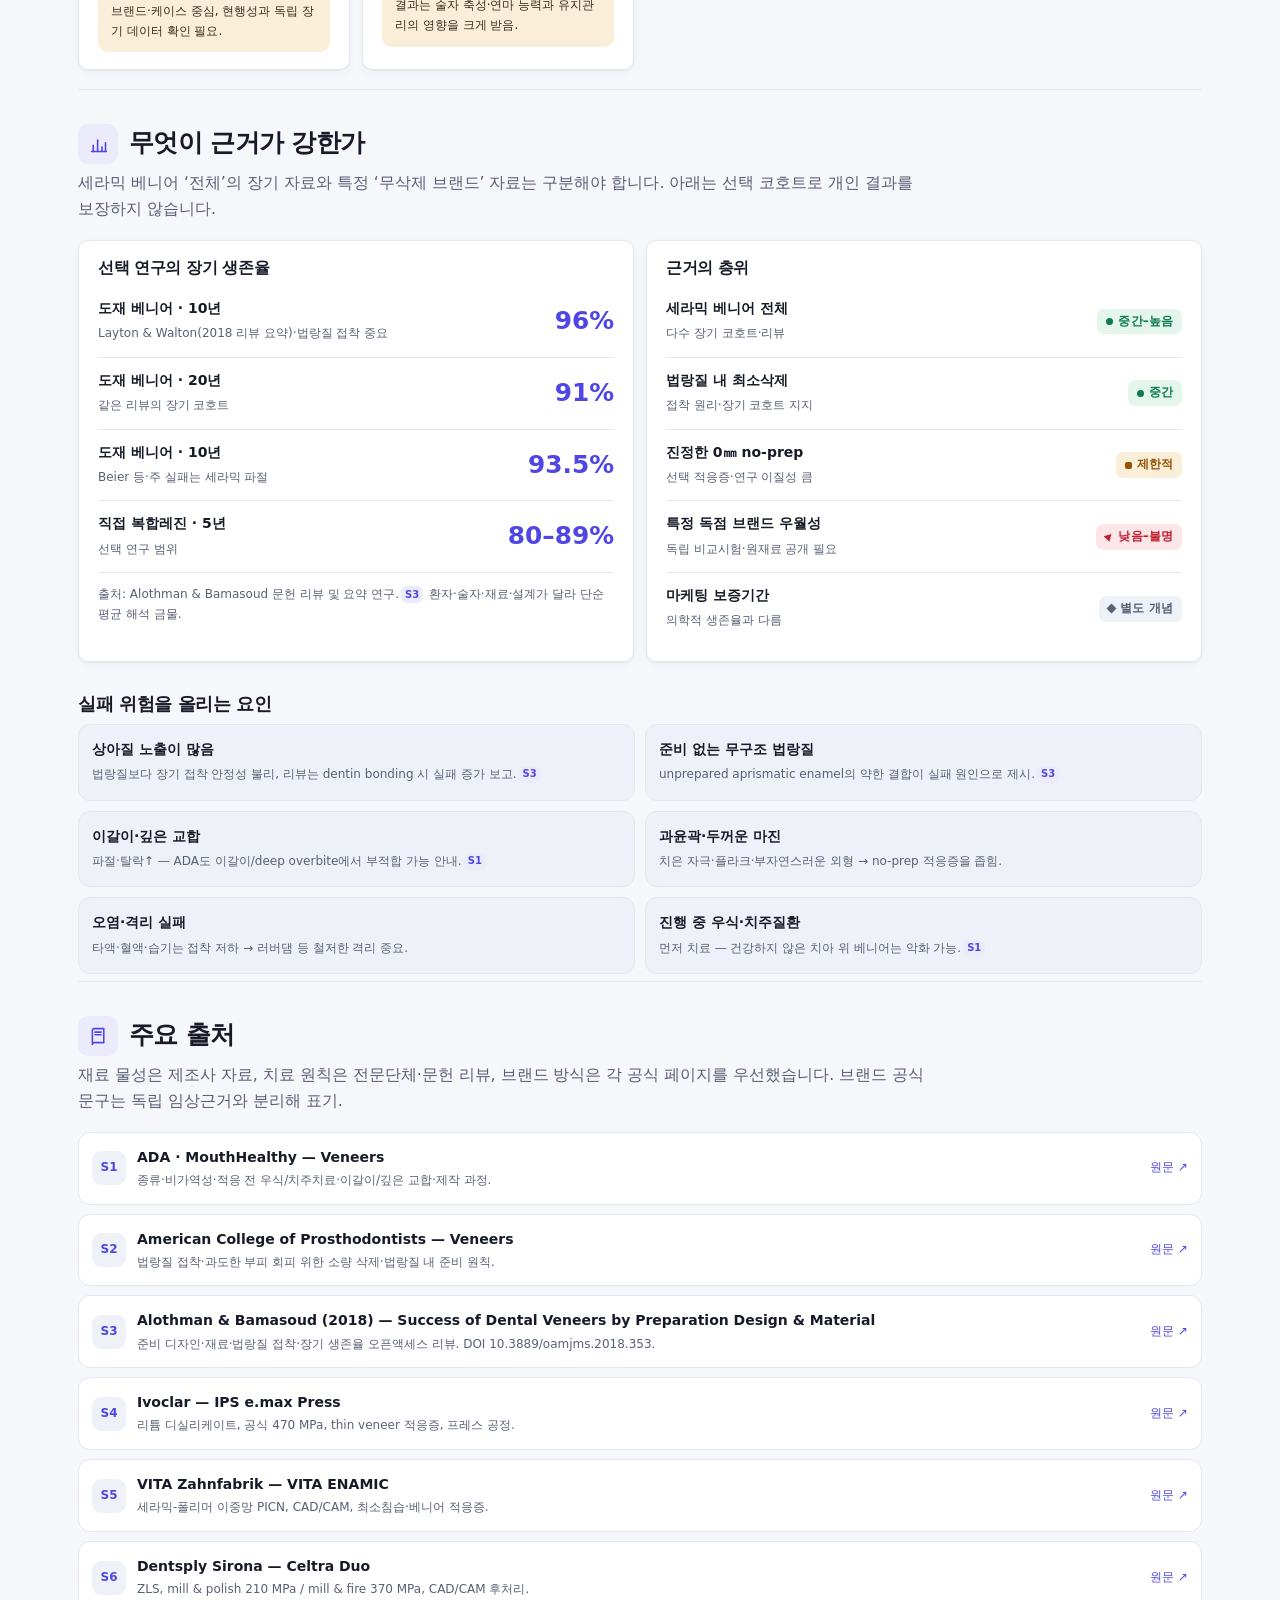
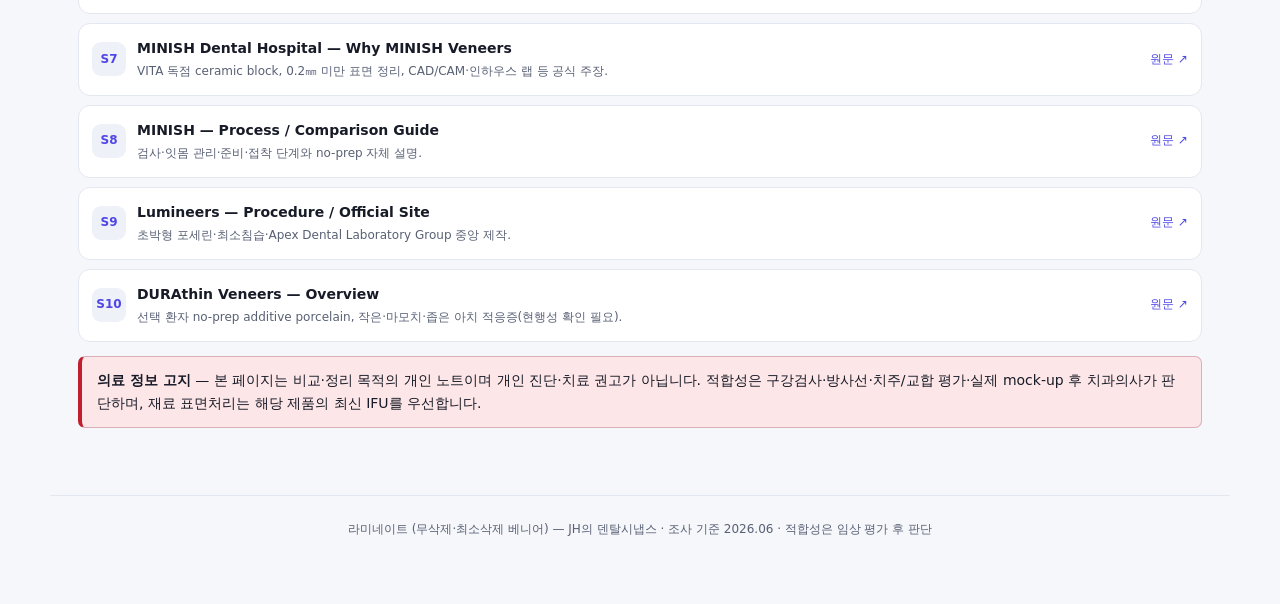
<file: veneer.html>
<!DOCTYPE html>
<html lang="ko" data-theme="auto">
<head>
<meta charset="UTF-8" />
<meta name="viewport" content="width=device-width, initial-scale=1.0" />
<title>라미네이트 (무삭제·최소삭제 베니어) — JH의 덴탈시냅스</title>
<meta name="description" content="최소삭제·무삭제 라미네이트 — 적응증·삭제·재료·제작·접착·브랜드·근거를 근거 수준과 함께 정리" />
<meta name="theme-color" content="#4f46e5" />
<link rel="icon" href="assets/favicon.svg" type="image/svg+xml" />
<link rel="stylesheet" href="assets/theme.css?v=7" />
<style>
  .stats{display:grid;grid-template-columns:repeat(4,1fr);gap:10px;margin-top:6px}
  .stats .m{background:var(--surface);border:1px solid var(--line);border-radius:var(--r);padding:12px 14px}
  .stats .m b{display:block;font-size:var(--text-lg);letter-spacing:-.02em}
  .stats .m span{display:block;color:var(--ink-2);font-size:var(--text-xs);margin-top:2px}
  @media(max-width:640px){.stats{grid-template-columns:1fr 1fr}}
  ol.flowlist{margin:8px 0 0;padding-left:18px;font-size:var(--text-sm)} ol.flowlist li{margin:5px 0}
  ol.flowlist li b{color:var(--brand)}
  ul.chk{list-style:none;padding:0;margin:6px 0 0;display:grid;gap:7px}
  ul.chk li{position:relative;padding-left:24px;color:var(--ink-2);font-size:var(--text-sm)}
  ul.chk li::before{content:"✓";position:absolute;left:0;color:var(--success);font-weight:800}
  ul.chk.no li::before{content:"✕";color:var(--danger)}
  /* 삭제 연속선 */
  .scale-track{height:18px;border-radius:999px;background:linear-gradient(90deg,#3fb6ab 0 14%,#37a0a6 14% 34%,#d7a23f 34% 68%,#d96a62 68% 100%);position:relative;margin:40px 6px 14px;box-shadow:inset 0 0 0 1px rgba(0,0,0,.07)}
  .scale-tick{position:absolute;top:-28px;transform:translateX(-50%);font-size:var(--text-xs);color:var(--ink-2);font-weight:700}
  .scale-tick::after{content:"";position:absolute;left:50%;top:20px;height:14px;width:1px;background:var(--ink);opacity:.35}
  .scale-labels{display:grid;grid-template-columns:14fr 20fr 34fr 32fr;gap:6px}
  .scale-label{padding:11px 10px;border-radius:10px;background:var(--surface-2)}
  .scale-label b{font-size:var(--text-sm);display:block} .scale-label span{font-size:var(--text-xs);color:var(--ink-2)}
  @media(max-width:640px){.scale-labels{grid-template-columns:1fr 1fr}}
  /* 브랜드 */
  .facts{display:grid;grid-template-columns:96px 1fr;gap:7px 12px;margin-top:12px;font-size:var(--text-sm)}
  .facts dt{color:var(--ink-2);font-weight:600} .facts dd{margin:0}
  .emeter{display:grid;grid-template-columns:repeat(4,1fr);gap:4px;margin:14px 0 6px}
  .emeter span{height:7px;border-radius:99px;background:var(--line)}
  .emeter.l1 span:nth-child(-n+1),.emeter.l2 span:nth-child(-n+2),.emeter.l3 span:nth-child(-n+3),.emeter.l4 span:nth-child(-n+4){background:var(--brand)}
  .claim{margin-top:12px;padding:11px 13px;border-radius:10px;background:var(--warning-soft);font-size:var(--text-xs);color:color-mix(in srgb,var(--ink) 72%,var(--warning))}
  /* 근거 */
  .study{display:grid;grid-template-columns:1fr auto;gap:12px;padding:11px 0;border-bottom:1px solid var(--line);align-items:center}
  .study:last-child{border-bottom:0}
  .study b{display:block;font-size:var(--text-sm)} .study small{color:var(--ink-2);font-size:var(--text-xs)}
  .study .rate{font-size:var(--text-xl);font-weight:800;color:var(--brand);white-space:nowrap}
  .riskgrid{display:grid;grid-template-columns:1fr 1fr;gap:10px}
  @media(max-width:640px){.riskgrid{grid-template-columns:1fr}}
  .risk{padding:13px;border:1px solid var(--line);border-radius:12px;background:var(--surface-2)}
  .risk b{display:block;font-size:var(--text-sm)} .risk span{font-size:var(--text-xs);color:var(--ink-2)}
  /* 출처 */
  .sources{display:grid;gap:9px}
  .source{display:grid;grid-template-columns:34px 1fr auto;gap:11px;align-items:center;padding:13px;border:1px solid var(--line);border-radius:12px;background:var(--surface)}
  .source .sid{width:34px;height:34px;display:grid;place-items:center;border-radius:9px;background:var(--surface-2);color:var(--brand);font-size:var(--text-xs);font-weight:800}
  .source b{display:block;font-size:var(--text-sm)} .source p{margin:2px 0 0;color:var(--ink-2);font-size:var(--text-xs)}
  .source a{font-size:var(--text-xs);white-space:nowrap}
  @media(max-width:640px){.source{grid-template-columns:34px 1fr}.source a{grid-column:2;justify-self:start}}
  .cite{display:inline-flex;align-items:center;justify-content:center;min-width:21px;height:17px;padding:0 4px;margin:0 2px;border-radius:6px;background:var(--brand-soft);color:var(--brand);text-decoration:none;font-size:10px;font-weight:800;vertical-align:.08em}
  .badge.dgr{color:var(--danger);background:var(--danger-soft)} .badge.inf{color:var(--info);background:var(--info-soft)}
  .badge.dgr::before{border-radius:0;transform:rotate(45deg)} .badge.inf::before{border-radius:999px}
  h2 .badge,h3 .badge{margin-left:6px}
  td b{font-weight:700}
</style>
</head>
<body>

<header class="hero">
  <button class="themebtn hero-toggle" id="theme" aria-label="다크 모드로 전환"><svg aria-hidden="true"><use href="assets/icons.svg#i-moon"/></svg></button>
  <div class="wrap">
    <a class="crumb" href="index.html"><svg aria-hidden="true"><use href="assets/icons.svg#i-arrow-left"/></svg> JH의 덴탈시냅스 홈</a>
    <h1><span class="logo"><svg aria-hidden="true"><use href="assets/icons.svg#i-layers"/></svg></span>라미네이트 <span style="font-size:.5em;opacity:.85;font-weight:600">무삭제·최소삭제 베니어</span></h1>
    <p class="sub">얇게 만드는 것보다 중요한 건 <b>적응증·남은 법랑질·표면처리·정밀 접착</b> — 재료·삭제·제작·접착·브랜드·근거를 한곳에서 비교합니다.</p>
    <div class="meta-row">
      <span>근거·공식자료 기반 정리 · 2026.06</span>
      <span>ADA · ACP · 문헌 리뷰 · 제조사 IFU</span>
    </div>
  </div>
</header>

<div class="topbar">
  <div class="wrap topbar-inner">
    <a class="brand" href="index.html"><span class="logo"><svg aria-hidden="true"><use href="assets/icons.svg#i-home"/></svg></span>홈</a>
    <nav class="links" aria-label="섹션 바로가기">
      <a href="#principles">원칙</a><a href="#prep">삭제</a><a href="#materials">재료</a><a href="#fabrication">제작</a>
      <a href="#bonding">접착</a><a href="#brands">브랜드</a><a href="#evidence">근거</a><a href="#sources">출처</a>
    </nav>
    <div class="spacer"></div>
  </div>
</div>

<main class="wrap">

  <!-- 원칙 -->
  <section id="principles">
    <div class="sec-head"><span class="ic"><svg aria-hidden="true"><use href="assets/icons.svg#i-star"/></svg></span><h2>먼저 기억할 3가지</h2></div>
    <div class="stats">
      <div class="m"><b>0–0.7㎜</b><span>임상에서 논의되는 삭제 범위*</span></div>
      <div class="m"><b>7종</b><span>주요 재료군 비교</span></div>
      <div class="m"><b>5경로</b><span>재료별 접착 프로토콜</span></div>
      <div class="m"><b>4단계</b><span>공개 근거 수준 표시</span></div>
    </div>
    <div class="cols" style="margin-top:16px">
      <div class="card bl"><h3>1 · “무삭제”는 재료명이 아니다</h3><p style="margin:0;font-size:var(--text-sm);color:var(--ink-2)">치아가 작거나 안쪽에 있고 바깥으로 더해도 두껍지 않을 때 가능한 <b>치료 설계</b>. 같은 재료도 환자마다 삭제량이 달라집니다.</p></div>
      <div class="card bl"><h3>2 · 강도 수치만으로 고르지 않는다</h3><p style="margin:0;font-size:var(--text-sm);color:var(--ink-2)">MPa가 높아도 접착이 약하거나 두께·교합이 부적절하면 실패. 초박형은 특히 <b>법랑질 지지와 표면처리</b>가 중요합니다.</p></div>
      <div class="card bl"><h3>3 · 브랜드명보다 구성품을 확인</h3><p style="margin:0;font-size:var(--text-sm);color:var(--ink-2)">원재료 제조사·제품명·최종 두께·삭제량·시멘트·격리법·보증 범위를 <b>서면</b>으로 확인해야 비교가 됩니다.</p></div>
    </div>
    <div class="viz" style="margin-top:16px">
      <h3>개념도 — 얇은 세라믹 + 레진 시멘트 + 법랑질 = 접착 복합체</h3>
      <p class="cap">베니어의 강도는 재료 단독이 아니라 법랑질에 지지된 ‘복합체’에서 나옵니다(비례 아님).</p>
      <svg viewBox="0 0 520 300" role="img" aria-label="치아·법랑질·라미네이트 단면 개념도" style="max-width:520px;margin:0 auto">
        <defs>
          <linearGradient id="vG" x1="0" x2="1"><stop stop-color="#57d8ce"/><stop offset="1" stop-color="#087f78"/></linearGradient>
          <linearGradient id="eG" x1="0" x2="1"><stop stop-color="#fffdf4"/><stop offset="1" stop-color="#e7eadf"/></linearGradient>
          <linearGradient id="dG" x1="0" x2="1"><stop stop-color="#f4d18a"/><stop offset="1" stop-color="#d7a94f"/></linearGradient>
        </defs>
        <path d="M205 35 C133 40 88 92 88 174 C88 244 116 279 133 342 C142 375 160 390 181 369 C201 348 202 305 225 295 C248 284 269 318 280 356 C291 395 323 389 338 353 C359 304 385 260 393 192 C404 98 344 38 270 34 C250 33 226 34 205 35Z" transform="translate(0,-26) scale(0.86)" fill="url(#eG)" stroke="#cbd6d3" stroke-width="4"/>
        <path d="M214 66 C161 69 129 111 130 177 C131 230 152 263 166 313 C171 332 180 342 190 327 C204 306 210 269 239 263 C271 257 291 291 300 322 C305 340 319 337 328 316 C348 269 366 232 370 180 C376 113 333 70 277 66 C258 65 234 65 214 66Z" transform="translate(0,-26) scale(0.86)" fill="url(#dG)" opacity=".9"/>
        <path d="M211 96 C176 100 157 130 160 176 C163 219 179 244 187 270 C204 243 219 231 241 227 C267 222 292 235 311 260 C323 234 337 210 340 176 C345 129 316 98 278 95 C257 93 233 94 211 96Z" transform="translate(0,-26) scale(0.86)" fill="#bf6c58" opacity=".62"/>
        <path d="M78 72 C48 100 38 141 42 185 C48 245 71 282 95 314 C106 328 119 326 124 313 C129 299 119 272 112 248 C97 194 101 126 135 83 C117 75 96 71 78 72Z" transform="translate(0,-26) scale(0.86)" fill="url(#vG)" stroke="#076b66" stroke-width="3"/>
        <g font-weight="800" font-size="13">
          <path d="M54 50 L24 30" stroke="#087f78" stroke-width="2"/><text x="14" y="24" fill="#087f78">라미네이트</text>
          <path d="M126 30 L104 14" stroke="#9aa6a4" stroke-width="2"/><text x="44" y="12" fill="#6e7e7c">법랑질</text>
          <path d="M286 70 L360 44" stroke="#c28c32" stroke-width="2"/><text x="366" y="46" fill="#a77421">상아질</text>
          <path d="M276 180 L368 196" stroke="#a2544d" stroke-width="2"/><text x="374" y="200" fill="#a2544d">치수</text>
        </g>
      </svg>
    </div>
    <div class="callout"><b>핵심 결론</b> — 목표는 “무조건 0㎜”가 아니라 <b>필요한 공간만 만들고 가능한 한 법랑질 안에 머무는 것</b>. ACP는 과도한 부피를 피하려면 소량 삭제가 필요하며 준비는 보통 법랑질에 제한한다고 설명합니다.<a class="cite" href="#s2">S2</a></div>
  </section>

  <!-- 삭제 -->
  <section id="prep">
    <div class="sec-head"><span class="ic"><svg aria-hidden="true"><use href="assets/icons.svg#i-tool"/></svg></span><h2>삭제량은 연속선이다</h2></div>
    <p class="sec-desc">‘무삭제/최소삭제/일반’ 사이에 통일된 절대 경계는 없습니다. 아래는 계획 이해용 범위이며 치경부·중앙·절단부마다 달라집니다.</p>
    <div class="card" style="padding:18px 22px 22px">
      <div class="scale-track">
        <span class="scale-tick" style="left:0%">0</span><span class="scale-tick" style="left:14%">0.1</span><span class="scale-tick" style="left:34%">0.25</span><span class="scale-tick" style="left:68%">0.5</span><span class="scale-tick" style="left:100%">0.7㎜+</span>
      </div>
      <div class="scale-labels">
        <div class="scale-label"><b>진정한 additive</b><span>삭제 0 · 선택적 적응증</span></div>
        <div class="scale-label"><b>표면 정리</b><span>선각·미세균열·무구조 법랑질</span></div>
        <div class="scale-label"><b>최소삭제</b><span>mock-up guided · 법랑질 내</span></div>
        <div class="scale-label"><b>전통적 삭제</b><span>변색·돌출·형태 변화 시</span></div>
      </div>
      <p style="font-size:var(--text-xs);color:var(--ink-2);margin:14px 0 0">문헌 리뷰는 순면 삭제량을 흔히 0.4–0.7㎜로 설명하며, 치경부 법랑질은 얇아 최소삭제가 특히 중요하다고 정리합니다.<a class="cite" href="#s3">S3</a> 일부 브랜드는 “0.2㎜ 미만 표면 정리”와 “no shaving”을 함께 쓰므로 실제 치아별 삭제 맵 확인이 필요합니다.<a class="cite" href="#s7">S7</a></p>
    </div>
    <div class="cols" style="margin-top:14px">
      <div class="card"><span class="badge rec">무삭제 유리</span><h3 style="margin:10px 0 6px">공간을 더해야 하는 치아</h3>
        <ul class="chk"><li>왜소치·짧거나 마모된 치아</li><li>치아 사이 간격을 닫는 경우</li><li>치열이 안쪽에 있어 바깥 공간이 있는 경우</li><li>좁은 미소 폭을 넓히는 additive 설계</li><li>밝은 색 변화가 크지 않은 경우</li></ul></div>
      <div class="card"><span class="badge dgr">무삭제 불리</span><h3 style="margin:10px 0 6px">부피를 줄여야 하는 치아</h3>
        <ul class="chk no"><li>이미 돌출되거나 큰 치아</li><li>회전·중첩·심한 총생</li><li>강한 변색을 얇은 재료로 가리는 경우</li><li>깊은 교합·절단연 간섭·이갈이</li><li>활동성 우식·치주염·불충분한 법랑질</li></ul></div>
    </div>
    <h3 style="margin:18px 0 8px">어떻게 삭제하는가 — 최종 형태 먼저, 필요한 곳만</h3>
    <div class="flow">
      <div class="step"><b>① 진단·교합</b><small>사진·방사선·치주·스캔·미소선·이갈이 평가</small></div><div class="arrow"><svg aria-hidden="true"><use href="assets/icons.svg#i-arrow-right"/></svg></div>
      <div class="step"><b>② 왁스업·mock-up</b><small>‘더할 공간’과 ‘줄일 공간’ 구분</small></div><div class="arrow"><svg aria-hidden="true"><use href="assets/icons.svg#i-arrow-right"/></svg></div>
      <div class="step"><b>③ 깊이 유도 홈</b><small>실리콘 인덱스·깊이 버로 표면별 목표 표시</small></div><div class="arrow"><svg aria-hidden="true"><use href="assets/icons.svg#i-arrow-right"/></svg></div>
      <div class="step"><b>④ 수냉 다이아몬드</b><small>선각·돌출 정리, 가능하면 법랑질 내 유지</small></div><div class="arrow"><svg aria-hidden="true"><use href="assets/icons.svg#i-arrow-right"/></svg></div>
      <div class="step"><b>⑤ 마진·스캔</b><small>finish line·인접면·치은 관리 후 정밀 채득</small></div>
    </div>
    <div class="callout danger" style="margin-top:14px"><b>‘되돌릴 수 있다’는 표현에 주의</b> — 삭제가 0이어도 산부식·연마·제거가 법랑질 표면을 변화시키며, 과윤곽은 치은 염증·음식물 정체를 부를 수 있어 무삭제를 완전 가역으로 보기는 어렵습니다.</div>
  </section>

  <!-- 재료 -->
  <section id="materials">
    <div class="sec-head"><span class="ic"><svg aria-hidden="true"><use href="assets/icons.svg#i-layers"/></svg></span><h2>얇고 강하게 만드는 재료</h2></div>
    <p class="sec-desc">강도 범위는 제조법·시험법·소성 여부에 따라 달라집니다. 선택은 색차단·접착성·탄성·수리성·최소두께를 함께 봅니다.</p>
    <div class="viz">
      <h3>재료 자체 굴곡강도 (상대 범위)</h3>
      <p class="cap">‘높을수록 좋은 순위’가 아닙니다 — 초박형 강도는 법랑질 접착 복합체에서 나옵니다.</p>
      <div data-chart="rangebars" data-json='{"max":1200,"unit":" MPa","maxLabel":"1200","rows":[{"label":"장석계 포세린","lo":60,"hi":120,"val":"60–120"},{"label":"PICN","lo":130,"hi":160,"val":"130–160"},{"label":"류사이트","lo":120,"hi":180,"val":"120–180"},{"label":"레진 나노세라믹","lo":150,"hi":250,"val":"150–250"},{"label":"ZLS","lo":210,"hi":370,"val":"210–370"},{"label":"리튬 디실리케이트","lo":360,"hi":500,"val":"360–500"},{"label":"지르코니아","lo":600,"hi":1200,"val":"600–1200"}]}'></div>
    </div>
    <div class="tablewrap flat"><table class="cards">
      <caption class="sr-only">라미네이트 재료군별 특성·강도·적합성·제작·접착·한계</caption>
      <thead><tr><th scope="col">재료군</th><th scope="col">굴곡강도*</th><th scope="col">초박형</th><th scope="col">제작</th><th scope="col">내면 처리</th><th scope="col">핵심 한계</th></tr></thead>
      <tbody>
        <tr><td data-label="재료군"><b>장석계 포세린</b><br/><small>가장 자연스러운 층·투명감</small></td><td data-label="강도">60–120 MPa</td><td data-label="초박형"><span class="badge rec">매우 높음</span></td><td data-label="제작">내화다이·백금박 수작업 축성</td><td data-label="내면">HF + 실란</td><td data-label="한계">취성·기공 의존, 진한 변색 차단 난</td></tr>
        <tr><td data-label="재료군"><b>류사이트 강화</b><br/><small>광학성 우수</small></td><td data-label="강도">120–180 MPa</td><td data-label="초박형"><span class="badge rec">높음</span></td><td data-label="제작">프레스 또는 CAD/CAM</td><td data-label="내면">HF + 실란</td><td data-label="한계">리튬 디실리케이트보다 강도↓</td></tr>
        <tr><td data-label="재료군"><b>리튬 디실리케이트</b><br/><small>예: IPS e.max</small></td><td data-label="강도">360–500 MPa<br/><small>Press 470</small><a class="cite" href="#s4">S4</a></td><td data-label="초박형"><span class="badge rec">높음</span></td><td data-label="제작">프레스 또는 밀링 후 결정화</td><td data-label="내면">HF + 실란/세라믹 프라이머</td><td data-label="한계">장석계보다 가공 공간 필요할 수</td></tr>
        <tr><td data-label="재료군"><b>ZLS</b><br/><small>지르코니아 강화 리튬실리케이트</small></td><td data-label="강도">210(연마)<br/>370(소성)<a class="cite" href="#s6">S6</a></td><td data-label="초박형"><span class="badge rec">높음</span></td><td data-label="제작">밀링 후 연마 또는 소성</td><td data-label="내면">HF + 실란(IFU)</td><td data-label="한계">후처리별 강도차 큼</td></tr>
        <tr><td data-label="재료군"><b>PICN·하이브리드</b><br/><small>예: VITA ENAMIC</small></td><td data-label="강도">130–160 MPa</td><td data-label="초박형"><span class="badge rec">높음</span><a class="cite" href="#s5">S5</a></td><td data-label="제작">밀링 후 연마(보통 무소성)</td><td data-label="내면">HF/실란 또는 전용 프라이머</td><td data-label="한계">장기 변색·마모, 임상데이터 적을 수</td></tr>
        <tr><td data-label="재료군"><b>레진 나노세라믹</b><br/><small>고충전 복합재</small></td><td data-label="강도">150–250 MPa</td><td data-label="초박형"><span class="badge exp">조건부</span></td><td data-label="제작">밀링 또는 간접 중합</td><td data-label="내면">샌드블라스트 + 프라이머</td><td data-label="한계">착색·마모·광택 유지 불리할 수</td></tr>
        <tr><td data-label="재료군"><b>지르코니아</b><br/><small>3Y/4Y/5Y</small></td><td data-label="강도">600–1,200 MPa</td><td data-label="초박형"><span class="badge exp">전치 제한적</span></td><td data-label="제작">밀링 후 소결·글레이즈</td><td data-label="내면"><span class="em">HF 금지</span> · 알루미나 + MDP</td><td data-label="한계">접착 까다롭고 제거·수리 어려움</td></tr>
        <tr><td data-label="재료군"><b>직접 복합레진</b><br/><small>당일 additive</small></td><td data-label="강도">제품 의존</td><td data-label="초박형"><span class="badge rec">매우 높음</span></td><td data-label="제작">구강 내 층상 축성·광중합</td><td data-label="내면">법랑질 산부식 + 접착제</td><td data-label="한계">변색·마모·칩핑 빠른 경향<a class="cite" href="#s1">S1</a><a class="cite" href="#s3">S3</a></td></tr>
      </tbody>
    </table></div>
    <p class="sec-desc" style="margin-top:6px">* 강도는 비교 편의를 위한 대략적 범위이며 시험법·소성 여부에 따라 달라집니다.</p>
    <div class="callout"><b>초박형의 강도는 ‘복합체’에서</b> — 세라믹 자체는 얇을수록 쉽게 깨지지만, 적절히 처리된 베니어가 레진 시멘트를 사이에 두고 법랑질에 완전 지지되면 하나의 구조처럼 작동합니다.<a class="cite" href="#s3">S3</a></div>
  </section>

  <!-- 제작 -->
  <section id="fabrication">
    <div class="sec-head"><span class="ic"><svg aria-hidden="true"><use href="assets/icons.svg#i-flask"/></svg></span><h2>어떻게 제작되는가</h2></div>
    <p class="sec-desc">같은 재료명이라도 공정이 다르면 두께·변연 정밀도·광학 효과·당일 제작 가능성이 달라집니다.</p>
    <div class="tablewrap flat"><table class="cards">
      <caption class="sr-only">제작 방식별 특징과 공정 흐름</caption>
      <thead><tr><th scope="col">방식</th><th scope="col">특징</th><th scope="col">공정 흐름</th></tr></thead>
      <tbody>
        <tr><td data-label="방식"><b>수작업 축성</b><br/><span class="badge inf">초박형 광학</span></td><td data-label="특징">내화다이/백금박 위 층상 축성·반복 소성, 기공사가 투명도·표면 자유 조절</td><td data-label="흐름">스캔 › 내화다이 › 층상축성 › 반복소성 › 광택</td></tr>
        <tr><td data-label="방식"><b>열가압 프레스</b><br/><span class="badge rec">강도·일관성</span></td><td data-label="특징">왁스 패턴 매몰·소환 후 세라믹 잉곳 주입, staining/cut-back 마무리</td><td data-label="흐름">왁스업 › 매몰·소환 › 프레스 › divest › 착색·글레이즈</td></tr>
        <tr><td data-label="방식"><b>CAD/CAM 밀링</b><br/><span class="badge rec">정밀·당일</span></td><td data-label="특징">스캔 후 최소두께·마진 디지털 설계, 블록 밀링(리튬 디실리케이트는 결정화)</td><td data-label="흐름">3D스캔 › CAD › 밀링 › 결정화/소성 › 마감</td></tr>
        <tr><td data-label="방식"><b>하이브리드/PICN 블록</b><br/><span class="badge exp">빠름·수리</span></td><td data-label="특징">중합·소결된 네트워크 블록 밀링·연마, 보통 고온 결정화 없음</td><td data-label="흐름">스캔 › 디자인 › 밀링 › 형태수정 › 연마</td></tr>
        <tr><td data-label="방식"><b>직접 복합레진</b><br/><span class="badge rec">가장 보존적</span></td><td data-label="특징">입안에서 색 층상 축성·광중합, 당일 변경·수리 쉬움(광택·색안정 관리)</td><td data-label="흐름">격리 › 산부식·접착 › 층상축성 › 광중합 › 연마</td></tr>
      </tbody>
    </table></div>
  </section>

  <!-- 접착 -->
  <section id="bonding">
    <div class="sec-head"><span class="ic"><svg aria-hidden="true"><use href="assets/icons.svg#i-droplet"/></svg></span><h2>접착은 ‘본드 하나’가 아니다</h2></div>
    <p class="sec-desc">수복물 내면과 치아 표면을 서로 다르게 처리한 뒤 실란·MDP 등 화학 결합과 레진의 미세기계 결합을 조합합니다.</p>
    <div class="cols">
      <div class="card bl"><h3>유리세라믹 <span class="pill">장석·류사이트·리튬·ZLS</span></h3>
        <p style="margin:4px 0 0;font-size:var(--text-sm);color:var(--ink-2)">실리카 유리상 → HF로 미세요철, 실란으로 화학결합.</p>
        <ol class="flowlist"><li><b>시적·오염 제거</b> (try-in 후 타액·실리콘 제거)</li><li><b>HF 산부식</b> (재료·농도별 지정 시간 엄수)</li><li><b>세척·건조</b></li><li><b>실란/세라믹 프라이머</b></li><li><b>레진 시멘트</b> (완전 격리 후 얇게)</li></ol></div>
      <div class="card bl"><h3>PICN·하이브리드</h3>
        <p style="margin:4px 0 0;font-size:var(--text-sm);color:var(--ink-2)">세라믹·폴리머 망 공존 → 제품별 지침 상이.</p>
        <ol class="flowlist"><li><b>내면 확인</b> (밀링유·오염 제거)</li><li><b>선택적 HF</b> (적용 여부·시간은 블록 IFU)</li><li><b>세척·건조</b></li><li><b>실란/전용 프라이머</b></li><li><b>접착성 레진</b></li></ol></div>
      <div class="card bl"><h3>지르코니아</h3>
        <p style="margin:4px 0 0;font-size:var(--text-sm);color:var(--ink-2)">유리상 거의 없음 → <span class="em">HF·일반 실란 부족</span>.</p>
        <ol class="flowlist"><li><b>저압 알루미나 샌드블라스트</b></li><li><b>오염 제거</b> (zirconia용 cleaner)</li><li><b>MDP 프라이머</b> (인산 모노머 결합)</li><li><b>MDP 함유 레진</b></li><li><b>철저한 중합</b> (불투명 시 dual-cure)</li></ol></div>
      <div class="card bl"><h3>레진계 간접재</h3>
        <p style="margin:4px 0 0;font-size:var(--text-sm);color:var(--ink-2)">제품별 샌드블라스트·실란·universal 조합 상이.</p>
        <ol class="flowlist"><li><b>거칠기 부여</b> (저압 샌드블라스트)</li><li><b>세척·건조</b></li><li><b>실란/프라이머</b></li><li><b>접착제</b> (용매 충분 건조)</li><li><b>레진 시멘트</b></li></ol></div>
      <div class="card bl" style="border-left-color:var(--success)"><h3>치아 표면 <span class="pill">법랑질/상아질</span></h3>
        <p style="margin:4px 0 0;font-size:var(--text-sm);color:var(--ink-2)">접착의 기반 — <b>법랑질 접착 확보</b>·습도/출혈 통제.</p>
        <ol class="flowlist"><li><b>격리·세정</b> (러버댐/압배, 퍼미스)</li><li><b>인산 산부식</b> (법랑질 충분, 상아질은 시스템대로)</li><li><b>수분 조절</b> (상아질 과건조·오염 회피)</li><li><b>접착제</b> (얇고 균일)</li><li><b>시멘트·광중합</b> (tack→잉여제거→글리세린→최종)</li></ol></div>
    </div>
    <div class="callout"><b>시멘트 선택</b> — 얇고 투명한 베니어엔 색안정·광중합을 위해 <b>광중합형 veneer resin cement</b>가 자주 쓰입니다. 두껍거나 불투명하면 이중중합형 고려 — 모든 단계는 <span class="em">제조사 IFU와 실제 광투과도</span>에 맞춥니다.</div>
  </section>

  <!-- 브랜드 -->
  <section id="brands">
    <div class="sec-head"><span class="ic"><svg aria-hidden="true"><use href="assets/icons.svg#i-clipboard"/></svg></span><h2>브랜드를 같은 잣대로</h2></div>
    <p class="sec-desc">‘무삭제’라는 이름보다 공개된 재료 조성·실제 삭제량·공정·접착 프로토콜·독립 임상자료를 봅니다. (막대 = 공개 근거 수준 4단계)</p>
    <div class="cols">
      <div class="card"><div style="display:flex;justify-content:space-between;gap:10px;align-items:start"><div><h3 style="margin:0">MINISH · 미니쉬</h3><small style="color:var(--ink-2)">한국 · 독점 시스템</small></div><span class="badge exp">공식 홍보 중심</span></div>
        <dl class="facts"><dt>재료</dt><dd>독일 VITA 독점 공급 “MINISH ceramic block”. 정확한 조성은 공개 페이지에서 미확인.<a class="cite" href="#s7">S7</a></dd><dt>삭제</dt><dd>‘no shaving’ + 법랑질 정리 <b>0.2㎜ 미만</b> → 실질 no-prep~micro-prep.<a class="cite" href="#s7">S7</a></dd><dt>제작</dt><dd>스캔→디자인→CEREC 밀링→3D프린트 모델→수작업 마감, 인하우스·당일.<a class="cite" href="#s8">S8</a></dd><dt>접착</dt><dd>‘chemical bond’ 강조하나 접착제·처리시간 비공개.</dd></dl>
        <div class="emeter l2"><span></span><span></span><span></span><span></span></div>
        <div class="claim"><b>해석 주의:</b> 공식 ‘450 MPa’는 원재료 시험값보다 치아 결합 구조 설명. 타 재료 굴곡강도와 직접 비교 금물.</div></div>
      <div class="card"><div style="display:flex;justify-content:space-between;gap:10px;align-items:start"><div><h3 style="margin:0">Zeronate · 제로네이트</h3><small style="color:var(--ink-2)">국내 사용 명칭</small></div><span class="badge dgr">검증 정보 제한</span></div>
        <dl class="facts"><dt>재료</dt><dd>공식 제조사 기술자료·IFU·논문을 확인하지 못함.</dd><dt>삭제</dt><dd>명칭만으로 삭제 0㎜를 의미한다 보기 어려움.</dd><dt>독립 근거</dt><dd>브랜드명 기준 독립 장기 임상자료 미확인.</dd></dl>
        <div class="emeter l1"><span></span><span></span><span></span><span></span></div>
        <div class="claim"><b>필수 질문:</b> 식약처 등록 제품명/제조사·재료 분류·최종 두께·치아별 삭제량·HF/실란/MDP·시멘트 제품명을 서면 요청.</div></div>
      <div class="card"><div style="display:flex;justify-content:space-between;gap:10px;align-items:start"><div><h3 style="margin:0">Lumineers®</h3><small style="color:var(--ink-2)">미국 · 중앙 기공소 초박형 포세린</small></div><span class="badge rec">공식자료 확인</span></div>
        <dl class="facts"><dt>재료</dt><dd>‘porcelain’ 설명, 상세 조성은 공개 미명시.</dd><dt>삭제</dt><dd>contact-lens-like ultra-thin, 보통 주사·aggressive drilling 없이.<a class="cite" href="#s9">S9</a></dd><dt>제작</dt><dd>미국 Apex Dental Laboratory Group 중앙 제작.<a class="cite" href="#s9">S9</a></dd></dl>
        <div class="emeter l2"><span></span><span></span><span></span><span></span></div>
        <div class="claim">절차·중앙 제작은 확인 가능. no-prep 전용 독립 장기근거는 일반 세라믹 베니어보다 제한적.</div></div>
      <div class="card"><div style="display:flex;justify-content:space-between;gap:10px;align-items:start"><div><h3 style="margin:0">e.max thin veneer</h3><small style="color:var(--ink-2)">치료명 아닌 재료 생태계</small></div><span class="badge rec">재료 자료 풍부</span></div>
        <dl class="facts"><dt>재료</dt><dd>리튬 디실리케이트. IPS e.max Press 공식 470 MPa·thin veneer 적응증.<a class="cite" href="#s4">S4</a></dd><dt>삭제</dt><dd>0㎜ 보장 아님 — 형상·색차단·마진에 따라 최소삭제 일반적.</dd><dt>접착</dt><dd>HF 산부식·실란·레진 시멘트(유리세라믹 표준).</dd></dl>
        <div class="emeter l3"><span></span><span></span><span></span><span></span></div>
        <div class="claim">재료 특성·IFU·장기 세라믹 근거는 풍부하나, 특정 병원의 ‘최소삭제’ 술식 품질을 보증하지 않음.</div></div>
      <div class="card"><div style="display:flex;justify-content:space-between;gap:10px;align-items:start"><div><h3 style="margin:0">DURAthin®</h3><small style="color:var(--ink-2)">미국 · additive no-prep</small></div><span class="badge inf">레거시 공식</span></div>
        <dl class="facts"><dt>재료</dt><dd>수작업 층상 제작하는 매우 얇은 porcelain.</dd><dt>적응증</dt><dd>작은·마모치, 좁은 미소/아치, 치아 확대 시 직접 접착.<a class="cite" href="#s10">S10</a></dd><dt>현행성</dt><dd>공식 표기 2011–2016 → 현재 네트워크·제품 별도 확인.</dd></dl>
        <div class="emeter l1"><span></span><span></span><span></span><span></span></div>
        <div class="claim">브랜드·케이스 중심, 현행성과 독립 장기 데이터 확인 필요.</div></div>
      <div class="card"><div style="display:flex;justify-content:space-between;gap:10px;align-items:start"><div><h3 style="margin:0">직접 복합레진 베니어</h3><small style="color:var(--ink-2)">무브랜드·재료/술자 중심</small></div><span class="badge rec">가장 수리 친화적</span></div>
        <dl class="facts"><dt>재료</dt><dd>나노하이브리드/마이크로필 복합레진.</dd><dt>삭제</dt><dd>additive 0㎜~국소 정리까지 유연.</dd><dt>근거</dt><dd>선택 연구 5년 생존 약 80–89%, 광택·착색·마모·수리 빈도는 세라믹보다 불리할 수.<a class="cite" href="#s3">S3</a></dd></dl>
        <div class="emeter l3"><span></span><span></span><span></span><span></span></div>
        <div class="claim">결과는 술자 축성·연마 능력과 유지관리의 영향을 크게 받음.</div></div>
    </div>
  </section>

  <!-- 근거 -->
  <section id="evidence">
    <div class="sec-head"><span class="ic"><svg aria-hidden="true"><use href="assets/icons.svg#i-chart"/></svg></span><h2>무엇이 근거가 강한가</h2></div>
    <p class="sec-desc">세라믹 베니어 ‘전체’의 장기 자료와 특정 ‘무삭제 브랜드’ 자료는 구분해야 합니다. 아래는 선택 코호트로 개인 결과를 보장하지 않습니다.</p>
    <div class="cols">
      <div class="card"><h3>선택 연구의 장기 생존율</h3>
        <div class="study"><div><b>도재 베니어 · 10년</b><small>Layton &amp; Walton(2018 리뷰 요약)·법랑질 접착 중요</small></div><div class="rate">96%</div></div>
        <div class="study"><div><b>도재 베니어 · 20년</b><small>같은 리뷰의 장기 코호트</small></div><div class="rate">91%</div></div>
        <div class="study"><div><b>도재 베니어 · 10년</b><small>Beier 등·주 실패는 세라믹 파절</small></div><div class="rate">93.5%</div></div>
        <div class="study"><div><b>직접 복합레진 · 5년</b><small>선택 연구 범위</small></div><div class="rate">80–89%</div></div>
        <p style="font-size:var(--text-xs);color:var(--ink-2);margin:12px 0 0">출처: Alothman &amp; Bamasoud 문헌 리뷰 및 요약 연구.<a class="cite" href="#s3">S3</a> 환자·술자·재료·설계가 달라 단순 평균 해석 금물.</p></div>
      <div class="card"><h3>근거의 층위</h3>
        <div class="study"><div><b>세라믹 베니어 전체</b><small>다수 장기 코호트·리뷰</small></div><span class="badge rec">중간–높음</span></div>
        <div class="study"><div><b>법랑질 내 최소삭제</b><small>접착 원리·장기 코호트 지지</small></div><span class="badge rec">중간</span></div>
        <div class="study"><div><b>진정한 0㎜ no-prep</b><small>선택 적응증·연구 이질성 큼</small></div><span class="badge exp">제한적</span></div>
        <div class="study"><div><b>특정 독점 브랜드 우월성</b><small>독립 비교시험·원재료 공개 필요</small></div><span class="badge dgr">낮음–불명</span></div>
        <div class="study"><div><b>마케팅 보증기간</b><small>의학적 생존율과 다름</small></div><span class="badge lim">별도 개념</span></div></div>
    </div>
    <h3 style="margin:18px 0 8px">실패 위험을 올리는 요인</h3>
    <div class="riskgrid">
      <div class="risk"><b>상아질 노출이 많음</b><span>법랑질보다 장기 접착 안정성 불리, 리뷰는 dentin bonding 시 실패 증가 보고.<a class="cite" href="#s3">S3</a></span></div>
      <div class="risk"><b>준비 없는 무구조 법랑질</b><span>unprepared aprismatic enamel의 약한 결합이 실패 원인으로 제시.<a class="cite" href="#s3">S3</a></span></div>
      <div class="risk"><b>이갈이·깊은 교합</b><span>파절·탈락↑ — ADA도 이갈이/deep overbite에서 부적합 가능 안내.<a class="cite" href="#s1">S1</a></span></div>
      <div class="risk"><b>과윤곽·두꺼운 마진</b><span>치은 자극·플라크·부자연스러운 외형 → no-prep 적응증을 좁힘.</span></div>
      <div class="risk"><b>오염·격리 실패</b><span>타액·혈액·습기는 접착 저하 → 러버댐 등 철저한 격리 중요.</span></div>
      <div class="risk"><b>진행 중 우식·치주질환</b><span>먼저 치료 — 건강하지 않은 치아 위 베니어는 악화 가능.<a class="cite" href="#s1">S1</a></span></div>
    </div>
  </section>

  <!-- 출처 -->
  <section id="sources">
    <div class="sec-head"><span class="ic"><svg aria-hidden="true"><use href="assets/icons.svg#i-book"/></svg></span><h2>주요 출처</h2></div>
    <p class="sec-desc">재료 물성은 제조사 자료, 치료 원칙은 전문단체·문헌 리뷰, 브랜드 방식은 각 공식 페이지를 우선했습니다. 브랜드 공식 문구는 독립 임상근거와 분리해 표기.</p>
    <div class="sources">
      <article class="source" id="s1"><span class="sid">S1</span><div><b>ADA · MouthHealthy — Veneers</b><p>종류·비가역성·적응 전 우식/치주치료·이갈이/깊은 교합·제작 과정.</p></div><a href="https://www.mouthhealthy.org/all-topics-a-z/veneers" target="_blank" rel="noopener">원문 ↗</a></article>
      <article class="source" id="s2"><span class="sid">S2</span><div><b>American College of Prosthodontists — Veneers</b><p>법랑질 접착·과도한 부피 회피 위한 소량 삭제·법랑질 내 준비 원칙.</p></div><a href="https://www.gotoapro.org/veneers/" target="_blank" rel="noopener">원문 ↗</a></article>
      <article class="source" id="s3"><span class="sid">S3</span><div><b>Alothman &amp; Bamasoud (2018) — Success of Dental Veneers by Preparation Design &amp; Material</b><p>준비 디자인·재료·법랑질 접착·장기 생존율 오픈액세스 리뷰. DOI 10.3889/oamjms.2018.353.</p></div><a href="https://www.ncbi.nlm.nih.gov/pmc/articles/PMC6311473/" target="_blank" rel="noopener">원문 ↗</a></article>
      <article class="source" id="s4"><span class="sid">S4</span><div><b>Ivoclar — IPS e.max Press</b><p>리튬 디실리케이트, 공식 470 MPa, thin veneer 적응증, 프레스 공정.</p></div><a href="https://www.ivoclar.com/en_us/products/metal-free-ceramics/ips-e.max-press" target="_blank" rel="noopener">원문 ↗</a></article>
      <article class="source" id="s5"><span class="sid">S5</span><div><b>VITA Zahnfabrik — VITA ENAMIC</b><p>세라믹-폴리머 이중망 PICN, CAD/CAM, 최소침습·베니어 적응증.</p></div><a href="https://www.vita-zahnfabrik.com/en/VITA-ENAMIC-24970%2C27568.html" target="_blank" rel="noopener">원문 ↗</a></article>
      <article class="source" id="s6"><span class="sid">S6</span><div><b>Dentsply Sirona — Celtra Duo</b><p>ZLS, mill &amp; polish 210 MPa / mill &amp; fire 370 MPa, CAD/CAM 후처리.</p></div><a href="https://www.dentsplysirona.com/en-us/discover/discover-by-brand/celtra-duo.html" target="_blank" rel="noopener">원문 ↗</a></article>
      <article class="source" id="s7"><span class="sid">S7</span><div><b>MINISH Dental Hospital — Why MINISH Veneers</b><p>VITA 독점 ceramic block, 0.2㎜ 미만 표면 정리, CAD/CAM·인하우스 랩 등 공식 주장.</p></div><a href="https://www.minishteeth.com/why-minish-veneers/" target="_blank" rel="noopener">원문 ↗</a></article>
      <article class="source" id="s8"><span class="sid">S8</span><div><b>MINISH — Process / Comparison Guide</b><p>검사·잇몸 관리·준비·접착 단계와 no-prep 자체 설명.</p></div><a href="https://www.minishteeth.com/how-it-works/" target="_blank" rel="noopener">원문 ↗</a></article>
      <article class="source" id="s9"><span class="sid">S9</span><div><b>Lumineers — Procedure / Official Site</b><p>초박형 포세린·최소침습·Apex Dental Laboratory Group 중앙 제작.</p></div><a href="https://www.lumineers.com/procedure/" target="_blank" rel="noopener">원문 ↗</a></article>
      <article class="source" id="s10"><span class="sid">S10</span><div><b>DURAthin Veneers — Overview</b><p>선택 환자 no-prep additive porcelain, 작은·마모치·좁은 아치 적응증(현행성 확인 필요).</p></div><a href="https://www.durathinveneers.com/overview.html" target="_blank" rel="noopener">원문 ↗</a></article>
    </div>
    <div class="callout danger" style="margin-top:14px"><b>의료 정보 고지</b> — 본 페이지는 비교·정리 목적의 개인 노트이며 개인 진단·치료 권고가 아닙니다. 적합성은 구강검사·방사선·치주/교합 평가·실제 mock-up 후 치과의사가 판단하며, 재료 표면처리는 해당 제품의 최신 IFU를 우선합니다.</div>
  </section>

</main>

<button id="toTop" title="맨 위로" aria-label="맨 위로"><svg aria-hidden="true"><use href="assets/icons.svg#i-arrow-up"/></svg></button>

<footer class="wrap">
  라미네이트 (무삭제·최소삭제 베니어) — JH의 덴탈시냅스 · 조사 기준 2026.06 · 적합성은 임상 평가 후 판단
</footer>

<script>
(function(){
  const links=[...document.querySelectorAll('.topbar .links a')];
  const map={}; links.forEach(a=>map[a.getAttribute('href').slice(1)]=a);
  if('IntersectionObserver' in window){
    const ob=new IntersectionObserver((es)=>{ es.forEach(e=>{ if(e.isIntersecting){
      links.forEach(a=>a.classList.remove('active')); const a=map[e.target.id]; if(a) a.classList.add('active'); } }); },
      {rootMargin:'-35% 0px -60% 0px',threshold:0});
    Object.keys(map).forEach(id=>{ const t=document.getElementById(id); if(t) ob.observe(t); });
  }
  const toTop=document.getElementById('toTop');
  if(toTop){ addEventListener('scroll',()=>toTop.classList.toggle('show',scrollY>600),{passive:true});
    toTop.addEventListener('click',()=>scrollTo({top:0,behavior:'smooth'})); }
})();
</script>
<script src="assets/charts.js?v=4"></script>
<script src="assets/theme.js?v=5"></script>
</body>
</html>
</file>
<file: assets/theme.css>
/* ======================================================================
   JH의 덴탈시냅스 — Clinical field guide design system
   ====================================================================== */
:root{
  color-scheme:light dark;

  /* restored palette: slate neutrals + indigo brand */
  --bg:#f6f7fb;--surface:#fff;--surface-2:#eef1f7;--surface-3:#e3e7ef;--line:#e3e7ef;
  --ink:#171b27;--ink-2:#586074;--ink-3:#667085;
  --brand:#4f46e5;--brand-strong:#4338ca;--brand-ink:#fff;--brand-soft:#ecebfc;
  --success:#0f7a52;--success-soft:#e4f5ec;
  --warning:#955200;--warning-soft:#fbeed9;
  --danger:#c01f2f;--danger-soft:#fde6e8;
  --info:#0b62c4;--info-soft:#e6f0fd;

  /* legacy aliases */
  --muted:var(--ink-2);--brand-d:var(--brand-strong);--warn:var(--warning);--accent:var(--success);--radius:10px;

  --text-xs:.75rem;--text-sm:.875rem;--text-base:.975rem;--text-md:1.075rem;
  --text-lg:1.25rem;--text-xl:1.55rem;--text-2xl:1.95rem;--text-3xl:2.45rem;
  --lh-tight:1.3;--lh:1.65;

  --sp-1:4px;--sp-2:8px;--sp-3:12px;--sp-4:16px;--sp-5:24px;--sp-6:32px;--sp-7:48px;--sp-8:64px;

  --r-sm:7px;--r:10px;--r-lg:14px;--r-pill:999px;
  --shadow-sm:0 1px 1px rgba(18,24,40,.04),0 3px 10px rgba(18,24,40,.035);
  --shadow:0 1px 2px rgba(18,24,40,.05),0 12px 28px rgba(18,24,40,.08);
  --shadow-lg:0 22px 54px rgba(18,24,40,.16);
  --ease:cubic-bezier(.2,.7,.2,1);--dur:.18s;

  --maxw:1180px;
  --hero-1:#3a2ea8;--hero-2:#5b51ef;--hero-3:#6f57f0;
}

@media (prefers-color-scheme:dark){
  :root[data-theme="auto"]{
    --bg:#0e1118;--surface:#161b24;--surface-2:#1d2330;--surface-3:#252c3a;--line:#2a3142;
    --ink:#e9edf5;--ink-2:#a8b1c3;--ink-3:#79849a;
    --brand:#8d89f6;--brand-strong:#aaa6f9;--brand-ink:#0e1118;--brand-soft:#1f2440;
    --success:#46cf91;--success-soft:#11271d;--warning:#e2a85c;--warning-soft:#2a2113;
    --danger:#f0746e;--danger-soft:#2c1719;--info:#5ea7f3;--info-soft:#11233b;
    --accent:var(--success);
    --shadow-sm:0 1px 2px rgba(0,0,0,.4);--shadow:0 14px 32px rgba(0,0,0,.35);--shadow-lg:0 24px 58px rgba(0,0,0,.5);
  }
}
:root[data-theme="dark"]{
  --bg:#0e1118;--surface:#161b24;--surface-2:#1d2330;--surface-3:#252c3a;--line:#2a3142;
  --ink:#e9edf5;--ink-2:#a8b1c3;--ink-3:#79849a;
  --brand:#8d89f6;--brand-strong:#aaa6f9;--brand-ink:#0e1118;--brand-soft:#1f2440;
  --success:#46cf91;--success-soft:#11271d;--warning:#e2a85c;--warning-soft:#2a2113;
  --danger:#f0746e;--danger-soft:#2c1719;--info:#5ea7f3;--info-soft:#11233b;
  --accent:var(--success);
  --shadow-sm:0 1px 2px rgba(0,0,0,.4);--shadow:0 14px 32px rgba(0,0,0,.35);--shadow-lg:0 24px 58px rgba(0,0,0,.5);
}

/* ======================= foundation ======================= */
*{box-sizing:border-box}
html{scroll-behavior:smooth;scroll-padding-top:76px;-webkit-text-size-adjust:100%}
@media (prefers-reduced-motion:reduce){
  html{scroll-behavior:auto}
  *,*::before,*::after{animation-duration:.001ms!important;animation-iteration-count:1!important;transition-duration:.001ms!important;scroll-behavior:auto!important}
}
body{margin:0;min-width:320px;font-family:"Pretendard Variable","Pretendard","Apple SD Gothic Neo","Malgun Gothic",system-ui,-apple-system,"Segoe UI",sans-serif;
  font-size:var(--text-base);line-height:var(--lh);background:var(--bg);color:var(--ink);
  -webkit-font-smoothing:antialiased;text-rendering:optimizeLegibility}
::selection{background:color-mix(in srgb,var(--brand) 26%,transparent);color:var(--ink)}
a{color:var(--brand);text-decoration:none;text-decoration-thickness:.08em;text-underline-offset:.16em}
a:hover{text-decoration:underline}
main :is(p,li,dd,td,.callout,.sec-desc) a:not([class]){text-decoration:underline;text-decoration-thickness:.08em;text-underline-offset:.18em}
h1,h2,h3,h4{line-height:var(--lh-tight);letter-spacing:-.025em;word-break:keep-all}
p,li,td{overflow-wrap:break-word}
button,input,summary{font:inherit}
:focus-visible{outline:3px solid color-mix(in srgb,var(--brand) 72%,#fff);outline-offset:3px;border-radius:5px}
.diagram:focus-visible{outline-offset:2px}
.wrap{width:min(100%,var(--maxw));margin-inline:auto;padding-inline:clamp(16px,3vw,28px);min-width:0}
.sr-only{position:absolute;width:1px;height:1px;padding:0;margin:-1px;overflow:hidden;clip:rect(0 0 0 0);white-space:nowrap;border:0}
.skip-link{position:fixed;left:16px;top:12px;z-index:200;transform:translateY(-160%);background:var(--ink);color:var(--surface);padding:10px 14px;border-radius:var(--r-sm);font-size:var(--text-sm);font-weight:800;box-shadow:var(--shadow-lg)}
.skip-link:focus{transform:none;text-decoration:none}

svg.gl{width:1.15em;height:1.15em;display:inline-block;vertical-align:-.16em;flex:0 0 auto}
.ic{display:grid;place-items:center;flex:0 0 auto}
.ic svg{width:60%;height:60%}

/* ======================= document hero ======================= */
header.hero{position:relative;isolation:isolate;overflow:hidden;color:#fff;padding:20px 0 22px;
  background:linear-gradient(112deg,var(--hero-1) 0%,var(--hero-2) 64%,var(--hero-3) 100%);
  border-bottom:1px solid rgba(255,255,255,.12)}
header.hero::before{content:"";position:absolute;inset:0;z-index:-1;pointer-events:none;opacity:.7;
  background:repeating-linear-gradient(90deg,transparent 0,transparent 119px,rgba(255,255,255,.045) 120px),
    repeating-linear-gradient(0deg,transparent 0,transparent 55px,rgba(255,255,255,.025) 56px),
    radial-gradient(circle at 84% 20%,rgba(255,255,255,.17) 0 2px,transparent 3px),
    radial-gradient(circle at 76% 68%,rgba(255,255,255,.12) 0 2px,transparent 3px)}
header.hero .wrap{position:relative;z-index:1}
.crumb{display:inline-flex;align-items:center;gap:7px;color:#fff;opacity:.84;font-size:var(--text-sm);font-weight:650;
  min-height:36px;margin:-4px 0 3px;padding:3px 2px}
.crumb:hover{opacity:1;text-decoration:none}
.crumb svg{width:17px;height:17px}
header.hero h1{margin:0 0 6px;font-size:clamp(1.5rem,2.8vw,2.08rem);display:flex;align-items:flex-start;gap:11px;max-width:34ch}
header.hero h1 .logo{width:39px;height:39px;border-radius:10px;background:rgba(255,255,255,.14);border:1px solid rgba(255,255,255,.16);display:grid;place-items:center;flex:0 0 auto}
header.hero h1 .logo svg{width:22px;height:22px;color:#fff}
header.hero p.sub{margin:0;opacity:.93;font-size:var(--text-md);line-height:1.55;max-width:78ch;font-weight:420}
.meta-row{display:flex;flex-wrap:wrap;gap:4px 20px;margin-top:9px;font-size:var(--text-xs);line-height:1.45;opacity:.76;font-variant-numeric:tabular-nums}
.meta-row span{display:inline-flex;align-items:center;gap:6px}

/* ======================= navigation / search ======================= */
.topbar{position:sticky;top:0;z-index:50;background:color-mix(in srgb,var(--surface) 96%,transparent);border-bottom:1px solid var(--line);box-shadow:0 2px 12px rgba(18,24,40,.03);
  -webkit-backdrop-filter:saturate(125%) blur(10px);backdrop-filter:saturate(125%) blur(10px)}
.topbar-inner{display:flex;align-items:center;gap:10px;min-height:58px;padding-block:7px}
.brand{display:inline-flex;align-items:center;gap:8px;min-height:44px;padding:0 2px;font-weight:850;color:var(--ink);font-size:var(--text-sm);white-space:nowrap}
.brand .logo{width:30px;height:30px;border-radius:8px;background:var(--brand-soft);color:var(--brand);display:grid;place-items:center}
.brand .logo svg{width:18px;height:18px}
.brand:hover{text-decoration:none;color:var(--brand)}
.links{display:flex;gap:3px;align-items:center;min-width:0;overflow-x:auto;scrollbar-width:none;-ms-overflow-style:none;mask-image:linear-gradient(90deg,#000 94%,transparent)}
.links::-webkit-scrollbar{display:none}
.links a{position:relative;min-height:44px;display:inline-flex;align-items:center;padding:0 11px;border-radius:var(--r-sm);white-space:nowrap;font-size:var(--text-sm);font-weight:650;color:var(--ink-2);transition:background-color var(--dur),color var(--dur)}
.links a:hover{background:var(--surface-2);color:var(--ink);text-decoration:none}
.links a.active{background:var(--brand-soft);color:var(--brand);font-weight:850}
.spacer{margin-left:auto}
.search{display:flex;align-items:center;gap:8px}
.search .field{position:relative;display:flex;align-items:center}
.search .field svg{position:absolute;left:13px;width:17px;height:17px;color:var(--ink-3);pointer-events:none}
.search input{border:1px solid var(--line);background:var(--surface);color:var(--ink);border-radius:var(--r);
  height:44px;padding:0 14px 0 39px;font-size:var(--text-sm);width:250px;outline:none;transition:border-color var(--dur),box-shadow var(--dur),background-color var(--dur)}
.search input::placeholder{color:var(--ink-3)}
.search input:focus{border-color:var(--brand);box-shadow:0 0 0 4px color-mix(in srgb,var(--brand) 16%,transparent);background:var(--surface)}
.themebtn{appearance:none;border:1px solid var(--line);background:var(--surface);color:var(--ink-2);border-radius:11px;
  width:44px;height:44px;cursor:pointer;display:grid;place-items:center;transition:background-color var(--dur),border-color var(--dur),color var(--dur),transform var(--dur)}
.themebtn:hover{color:var(--brand);border-color:color-mix(in srgb,var(--brand) 55%,var(--line));background:var(--brand-soft);transform:translateY(-1px)}
.themebtn svg{width:19px;height:19px}
.themebtn.hero-toggle{position:absolute;top:14px;right:max(16px,calc((100vw - var(--maxw))/2 + 26px));left:auto;z-index:5;background:rgba(20,16,62,.18);border-color:rgba(255,255,255,.32);color:#fff}
.themebtn.hero-toggle:hover{background:rgba(255,255,255,.17);border-color:rgba(255,255,255,.56);color:#fff}

.mobile-sections{display:none;position:relative;margin-left:auto}
.mobile-sections>summary{list-style:none;cursor:pointer;min-height:44px;align-items:center;border:1px solid var(--line);border-radius:var(--r-sm);background:var(--surface);padding:0 12px;font-size:var(--text-xs);font-weight:850;color:var(--ink)}
.mobile-sections>summary::-webkit-details-marker{display:none}
.mobile-sections>summary::after{content:"+";margin-left:7px;color:var(--brand);font-size:1rem;line-height:1}
.mobile-sections[open]>summary::after{content:"−"}
.mobile-sections nav{position:absolute;right:0;top:50px;z-index:90;width:min(380px,calc(100vw - 32px));max-height:min(68dvh,520px);overflow:auto;overscroll-behavior:contain;display:grid;grid-template-columns:1fr 1fr;gap:5px;background:var(--surface);border:1px solid var(--line);border-radius:var(--r-lg);padding:10px;box-shadow:var(--shadow-lg)}
.mobile-sections:not([open])>nav{display:none!important}
.mobile-sections[open]>nav{display:grid}
.mobile-sections a{display:flex;align-items:center;min-height:42px;padding:7px 9px;border-radius:var(--r-sm);color:var(--ink-2);font-size:var(--text-xs);font-weight:750}
.mobile-sections a:hover,.mobile-sections a.active{background:var(--brand-soft);color:var(--brand);text-decoration:none}

.reading-progress{position:fixed;inset:0 0 auto;z-index:140;height:3px;background:transparent;pointer-events:none}
.reading-progress span{display:block;width:100%;height:100%;background:var(--brand);transform:scaleX(0);transform-origin:left center;will-change:transform}

/* ======================= clinical notices ======================= */
.disclaimer{display:flex;gap:11px;align-items:flex-start;background:color-mix(in srgb,var(--warning-soft) 74%,var(--surface));
  border:1px solid color-mix(in srgb,var(--warning) 30%,var(--line));border-left:4px solid var(--warning);color:var(--ink);
  border-radius:var(--r);padding:12px 15px;margin:14px auto;font-size:var(--text-sm);line-height:1.55}
.disclaimer svg{width:19px;height:19px;color:var(--warning);flex:0 0 auto;margin-top:1px}
.disclaimer b{color:var(--warning)}
.callout{position:relative;background:var(--info-soft);border:1px solid color-mix(in srgb,var(--info) 24%,var(--line));border-left:4px solid var(--info);border-radius:var(--r-sm);padding:12px 15px;font-size:var(--text-sm);margin:var(--sp-3) 0;color:var(--ink)}
.callout.warn{background:var(--warning-soft);border-color:color-mix(in srgb,var(--warning) 28%,var(--line));border-left-color:var(--warning)}
.callout.danger{background:var(--danger-soft);border-color:color-mix(in srgb,var(--danger) 28%,var(--line));border-left-color:var(--danger)}
.callout.ok{background:var(--success-soft);border-color:color-mix(in srgb,var(--success) 28%,var(--line));border-left-color:var(--success)}

/* ======================= hub note compatibility ======================= */
.grid{display:grid;grid-template-columns:repeat(auto-fill,minmax(290px,1fr));gap:var(--sp-4);margin:var(--sp-4) 0 var(--sp-2)}
a.note{position:relative;display:flex;flex-direction:column;background:var(--surface);border:1px solid var(--line);border-radius:var(--r-lg);padding:var(--sp-5);box-shadow:var(--shadow-sm);color:inherit;overflow:hidden;transition:transform var(--dur) var(--ease),box-shadow var(--dur),border-color var(--dur)}
a.note:hover{transform:translateY(-2px);box-shadow:var(--shadow);border-color:color-mix(in srgb,var(--accent2,var(--brand)) 45%,var(--line));text-decoration:none}
a.note::after{content:"";position:absolute;left:0;top:0;height:3px;width:100%;background:var(--accent2,var(--brand))}
.note .ic{width:46px;height:46px;border-radius:11px;background:color-mix(in srgb,var(--accent2,var(--brand)) 14%,transparent);color:var(--accent2,var(--brand))}
.note .ic svg{width:24px;height:24px}.note h3{margin:14px 0 6px;font-size:var(--text-md)}
.note p{margin:0;color:var(--ink-2);font-size:var(--text-sm);flex:1}.note .row{display:flex;align-items:center;gap:8px;margin-top:var(--sp-4)}
.note .go{margin-left:auto;color:var(--accent2,var(--brand));font-weight:800;font-size:var(--text-sm);display:inline-flex;align-items:center;gap:3px}.note .go svg{width:15px;height:15px}

/* ======================= content rhythm ======================= */
main.wrap{min-width:0}
section{padding:34px 0 7px;scroll-margin-top:74px}
main.wrap>section+section{border-top:1px solid color-mix(in srgb,var(--line) 78%,transparent)}
.sec-head{display:flex;align-items:flex-start;gap:11px;margin:0 0 7px}
.sec-head h2{font-size:clamp(1.18rem,2.3vw,1.55rem);margin:3px 0 0;min-width:0}
.sec-head .ic{width:40px;height:40px;border-radius:10px;background:var(--brand-soft);color:var(--brand)}
.sec-head .ic svg{width:21px;height:21px}
.sec-desc{color:var(--ink-2);font-size:var(--text-base);margin:2px 0 17px;max-width:86ch}
.card{min-width:0;max-width:100%;overflow-wrap:anywhere;background:var(--surface);border:1px solid var(--line);border-radius:var(--r);padding:17px 19px;box-shadow:var(--shadow-sm);margin-bottom:var(--sp-3)}
.card.bl{border-left:4px solid var(--brand)}
.card h3{margin:0 0 8px;font-size:var(--text-base);display:flex;align-items:center;gap:8px;flex-wrap:wrap}
.cols{display:grid;grid-template-columns:repeat(auto-fit,minmax(248px,1fr));gap:var(--sp-3)}
.cols>*{min-width:0;max-width:100%}
ul.tight{margin:6px 0 0;padding-left:19px}ul.tight li{margin:5px 0;font-size:var(--text-sm)}ul.tight li small{color:var(--ink-2)}
.em{color:var(--danger);font-weight:700}.hl{background:color-mix(in srgb,var(--brand) 15%,transparent);border-radius:4px;padding:0 3px}

.pill{display:inline-block;font-size:var(--text-xs);border:1px solid var(--line);border-radius:var(--r-pill);padding:3px 9px;color:var(--ink-2);background:var(--surface);font-weight:600}
.tag{display:inline-flex;align-items:center;font-size:var(--text-xs);font-weight:800;color:#fff;border-radius:var(--r-sm);padding:3px 9px;letter-spacing:.01em}
.badge{display:inline-flex;align-items:center;gap:5px;font-size:var(--text-xs);font-weight:800;border-radius:var(--r-sm);padding:3px 9px;letter-spacing:.01em;white-space:nowrap}
.badge::before{content:"";width:7px;height:7px;border-radius:2px;background:currentColor}
.badge.rec{color:var(--success);background:var(--success-soft)}.badge.exp{color:var(--warning);background:var(--warning-soft)}
.badge.dgr{color:var(--danger);background:var(--danger-soft)}.badge.lim{color:var(--ink-2);background:var(--surface-2)}
.badge.rec::before{border-radius:999px}.badge.lim::before{border-radius:0;transform:rotate(45deg)}
.badge.dgr::before{width:0;height:0;border-radius:0;background:transparent;border-left:4px solid transparent;border-right:4px solid transparent;border-bottom:7px solid currentColor}

.flow{display:flex;flex-wrap:wrap;gap:10px;align-items:stretch;margin:10px 0}
.flow .step{flex:1 1 200px;background:var(--surface);border:1px solid var(--line);border-radius:var(--r-sm);padding:12px 14px;box-shadow:var(--shadow-sm)}
.flow .step b{display:block;font-size:var(--text-sm);margin-bottom:2px}.flow .step small{color:var(--ink-2);font-size:var(--text-xs)}
.flow .arrow{display:flex;align-items:center;justify-content:center;color:var(--ink-3);flex:0 0 auto}.flow .arrow svg{width:20px;height:20px}

/* ======================= tables ======================= */
.tablewrap{overflow-x:auto;border:1px solid var(--line);border-radius:var(--r);box-shadow:var(--shadow-sm);background:var(--surface);margin-bottom:var(--sp-3)}
table{border-collapse:collapse;width:100%;font-size:var(--text-sm);font-variant-numeric:tabular-nums}
caption{text-align:left;color:var(--ink-2);font-size:var(--text-xs);font-weight:750;padding:10px 13px 8px}
thead th{background:var(--surface-2);color:var(--ink);text-align:left;padding:11px 13px;font-weight:800;white-space:nowrap;border-bottom:2px solid color-mix(in srgb,var(--brand) 55%,var(--line));position:sticky;top:58px}
tbody td{padding:11px 13px;border-top:1px solid var(--line);vertical-align:top}
tbody tr:nth-child(even){background:color-mix(in srgb,var(--surface-2) 34%,transparent)}
tbody tr:hover{background:color-mix(in srgb,var(--brand) 6%,transparent)}

@media (max-width:720px){
  table.cards thead{position:absolute;width:1px;height:1px;padding:0;margin:-1px;overflow:hidden;clip:rect(0 0 0 0)}
  table.cards thead th{position:static!important;display:block!important;width:1px!important;max-width:1px!important;height:1px!important;padding:0!important;border:0!important;overflow:hidden!important;white-space:nowrap!important}
  table.cards,table.cards tbody,table.cards tr,table.cards td{display:block;width:100%;min-width:0}
  table.cards>caption:not(.sr-only){display:block;width:100%;min-width:0;box-sizing:border-box;padding:8px 0 var(--sp-3);line-height:var(--lh);white-space:normal;word-break:keep-all;overflow-wrap:anywhere}
  table.cards tr{border:1px solid var(--line);border-radius:var(--r);margin:0 0 11px;padding:5px 12px;background:var(--surface);box-shadow:var(--shadow-sm)}
  table.cards tr:hover,table.cards tr:nth-child(even){background:var(--surface)}
  table.cards td{border:0;border-top:1px dashed var(--line);padding:9px 0;display:grid;grid-template-columns:minmax(82px,29%) minmax(0,1fr);gap:12px;word-break:keep-all;overflow-wrap:anywhere}
  table.cards tr td:first-child{border-top:0}
  table.cards td::before{content:attr(data-label);min-width:0;color:var(--ink-2);font-weight:800;font-size:var(--text-xs);padding-top:1px}
  .tablewrap.flat{border:0;box-shadow:none;background:transparent;overflow:visible}
}

/* ======================= data visualization ======================= */
.viz{background:var(--surface);border:1px solid var(--line);border-radius:var(--r);box-shadow:var(--shadow-sm);padding:17px 19px;margin:0 0 var(--sp-3)}
.viz h3{margin:0 0 2px;font-size:var(--text-base)}.viz .cap{color:var(--ink-2);font-size:var(--text-xs);margin:0 0 12px}
.viz svg{display:block;width:100%;height:auto;overflow:visible}.viz text{fill:var(--ink-2);font-size:11px;font-weight:650}.viz .lab{fill:var(--ink);font-weight:800}
.viz text.onfill{fill:#fff;font-weight:800;paint-order:stroke;stroke:rgba(20,16,46,.55);stroke-width:1.1px;stroke-linejoin:round}.viz text.onfill.soft{font-weight:600;stroke-width:.85px}
.viz .track{fill:var(--surface-2)}.viz .rng{fill:var(--brand)}.viz .rng.warn{fill:var(--warning)}.viz .rng.dgr{fill:var(--danger)}.viz .rng.ok{fill:var(--success)}
.viz .grid{stroke:var(--line);stroke-width:1}.viz .axis{stroke:var(--ink-3);stroke-width:1}.viz .node{fill:var(--surface);stroke:var(--brand);stroke-width:2}.viz .node.on{fill:var(--brand)}
.viz .conn{stroke:var(--brand);stroke-width:2}.viz .bar,.viz .v-fill{fill:var(--brand)}.viz .seg{stroke:var(--surface);stroke-width:2}

/* ======================= footer / utilities ======================= */
footer{margin-top:var(--sp-7);border-top:1px solid var(--line);padding:var(--sp-5) 0 var(--sp-8);color:var(--ink-2);font-size:var(--text-xs);text-align:center}
.no-results{padding:24px;color:var(--ink-2)}mark{background:color-mix(in srgb,var(--warning) 30%,transparent);color:inherit;padding:0 2px;border-radius:3px}
#toTop{position:fixed;right:18px;bottom:max(18px,env(safe-area-inset-bottom));z-index:60;width:48px;height:48px;border-radius:12px;border:1px solid var(--line);background:var(--surface);color:var(--brand);box-shadow:var(--shadow);cursor:pointer;display:grid;place-items:center;opacity:0;visibility:hidden;transform:translateY(10px);transition:opacity var(--dur),visibility var(--dur),transform var(--dur),background-color var(--dur)}
#toTop.show{opacity:1;visibility:visible;transform:none}#toTop:hover{background:var(--brand-soft)}#toTop svg{width:20px;height:20px}

@media (max-width:720px){
  html.has-section-menu .topbar .links{display:none!important}
  .topbar .mobile-sections{display:block!important}
  .mobile-sections>summary{display:flex!important}
  .topbar-inner{min-height:56px}
  .topbar .brand{min-height:44px}
  header.hero{padding:20px 0 22px}
  header.hero h1{font-size:clamp(1.45rem,6.2vw,1.85rem);gap:10px;padding-right:44px}
  header.hero h1 .logo{width:38px;height:38px;border-radius:10px}header.hero h1 .logo svg{width:22px;height:22px}
  header.hero p.sub{font-size:.96rem;line-height:1.55}.meta-row{margin-top:10px;gap:4px 14px}
  .themebtn.hero-toggle{top:10px;right:12px}
  .disclaimer{margin:11px auto;padding:11px 12px}
  section{padding:28px 0 5px}.sec-desc{margin-bottom:14px}
  .card{padding:15px 16px}.flow .arrow{display:none}
}
@media (max-width:480px){
  .mobile-sections nav{grid-template-columns:1fr;width:calc(100vw - 24px);right:-2px}
  .meta-row span{display:block;width:100%}
  .cols{grid-template-columns:1fr}
  .search input{width:min(58vw,220px)}
}
@media print{
  .topbar,.themebtn,.search,#toTop,.reading-progress,.skip-link,.mobile-sections{display:none!important}
  body{background:#fff;color:#000}.card,.note,.tablewrap,.flow .step,.viz{box-shadow:none;break-inside:avoid}
  header.hero{-webkit-print-color-adjust:exact;print-color-adjust:exact}main.wrap>section+section{border-top:1px solid #bbb}
}
</file>
